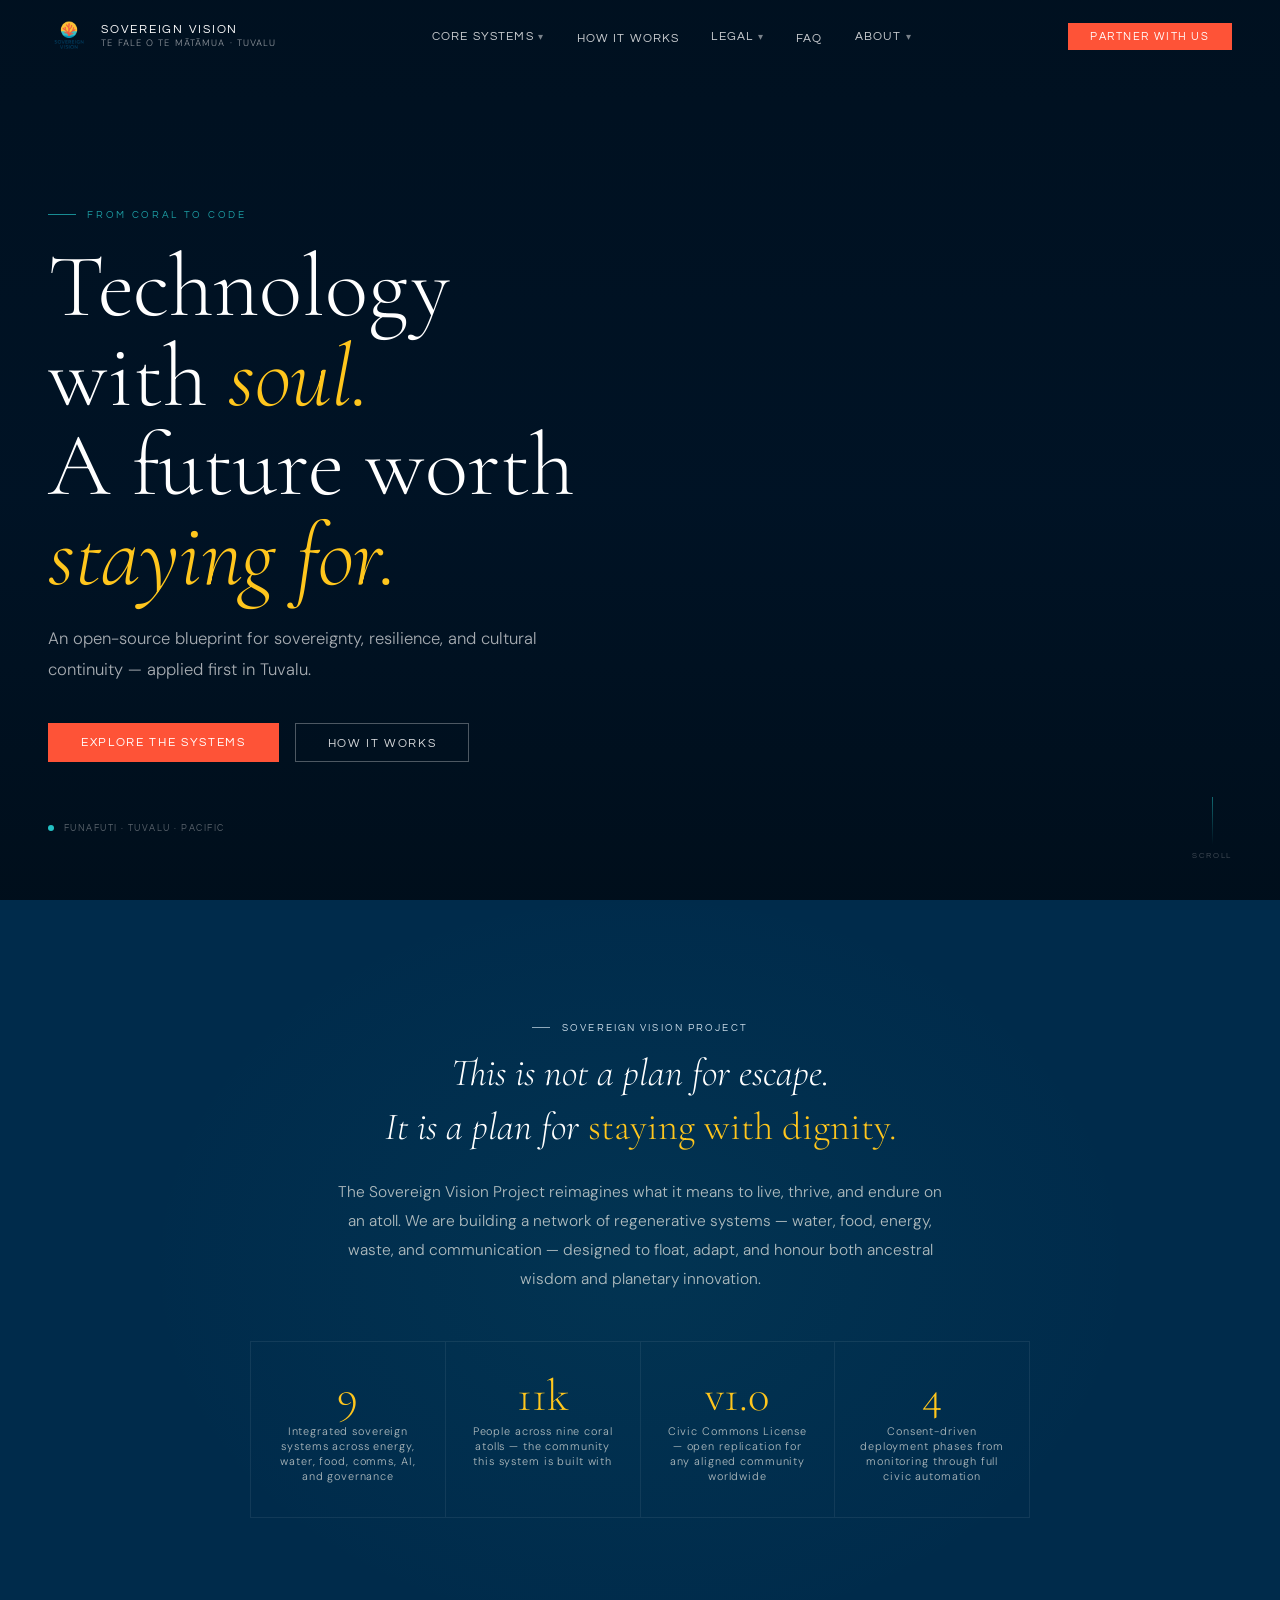
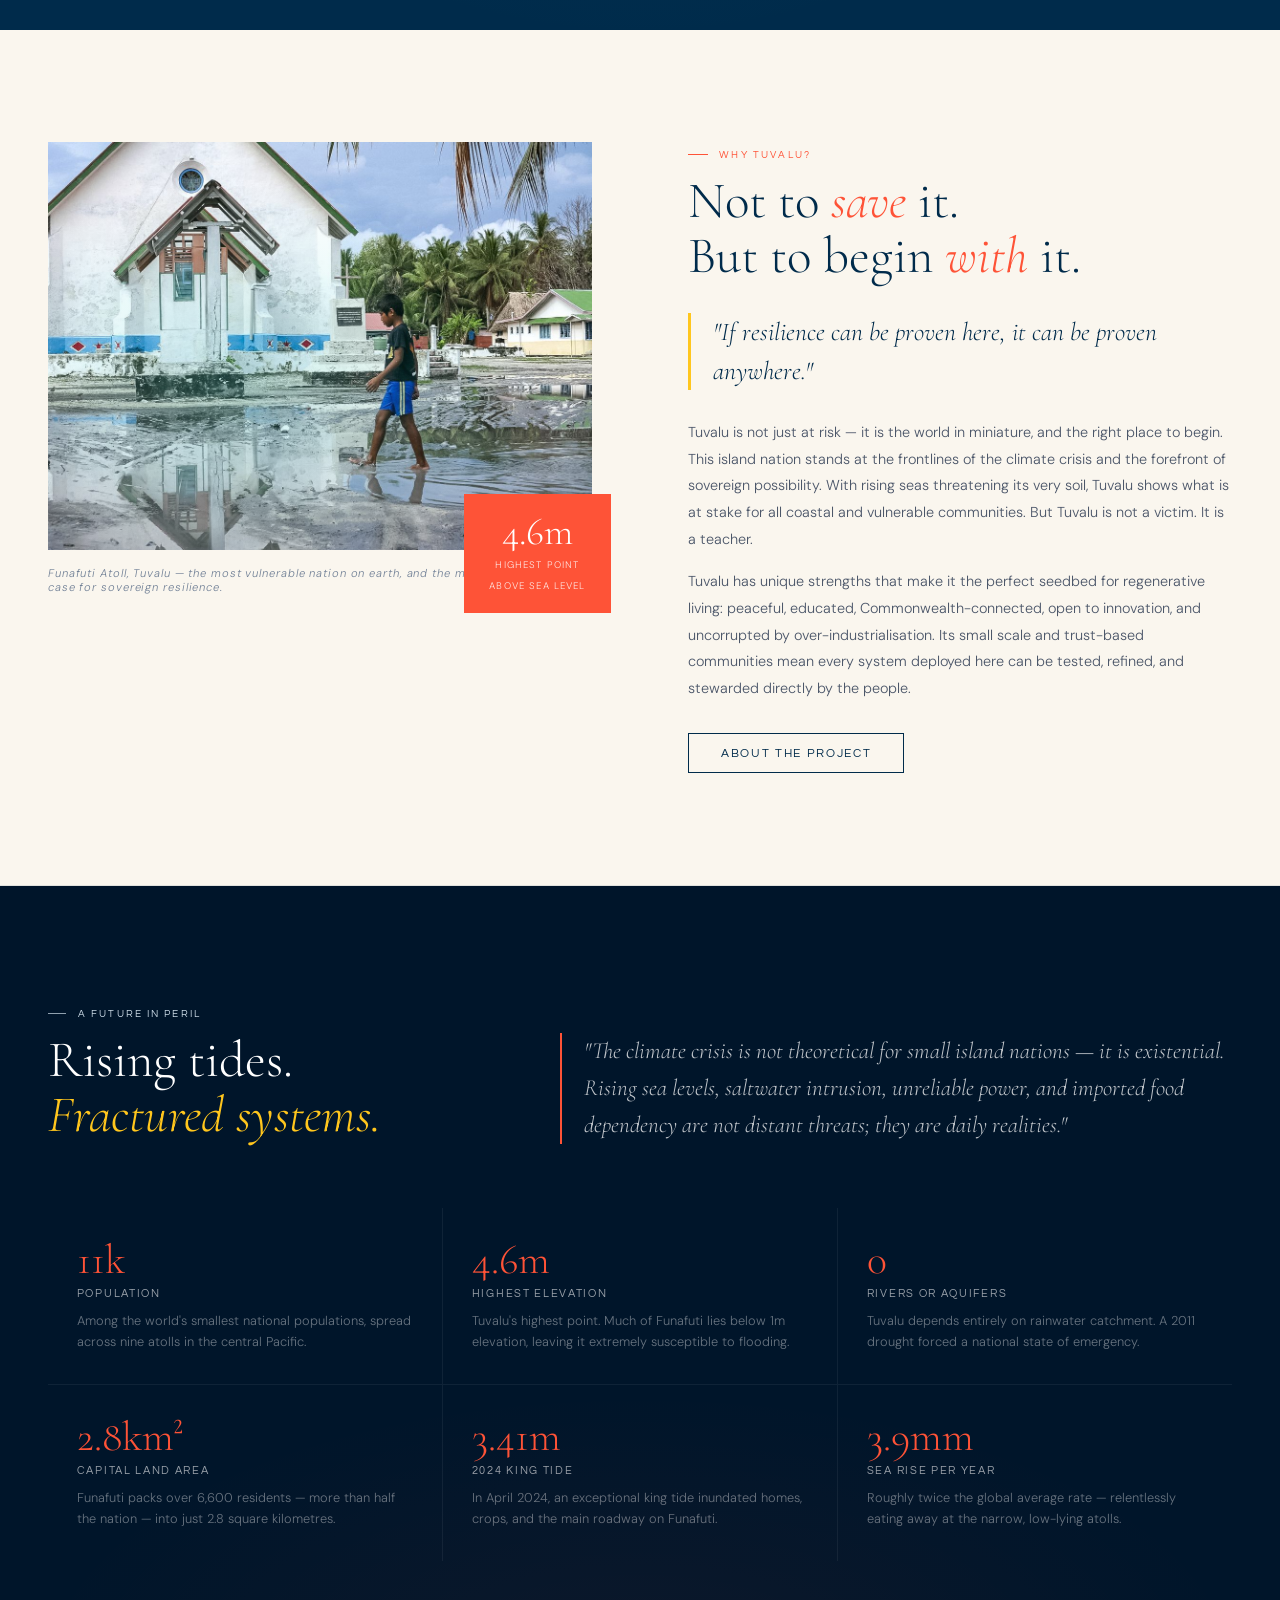
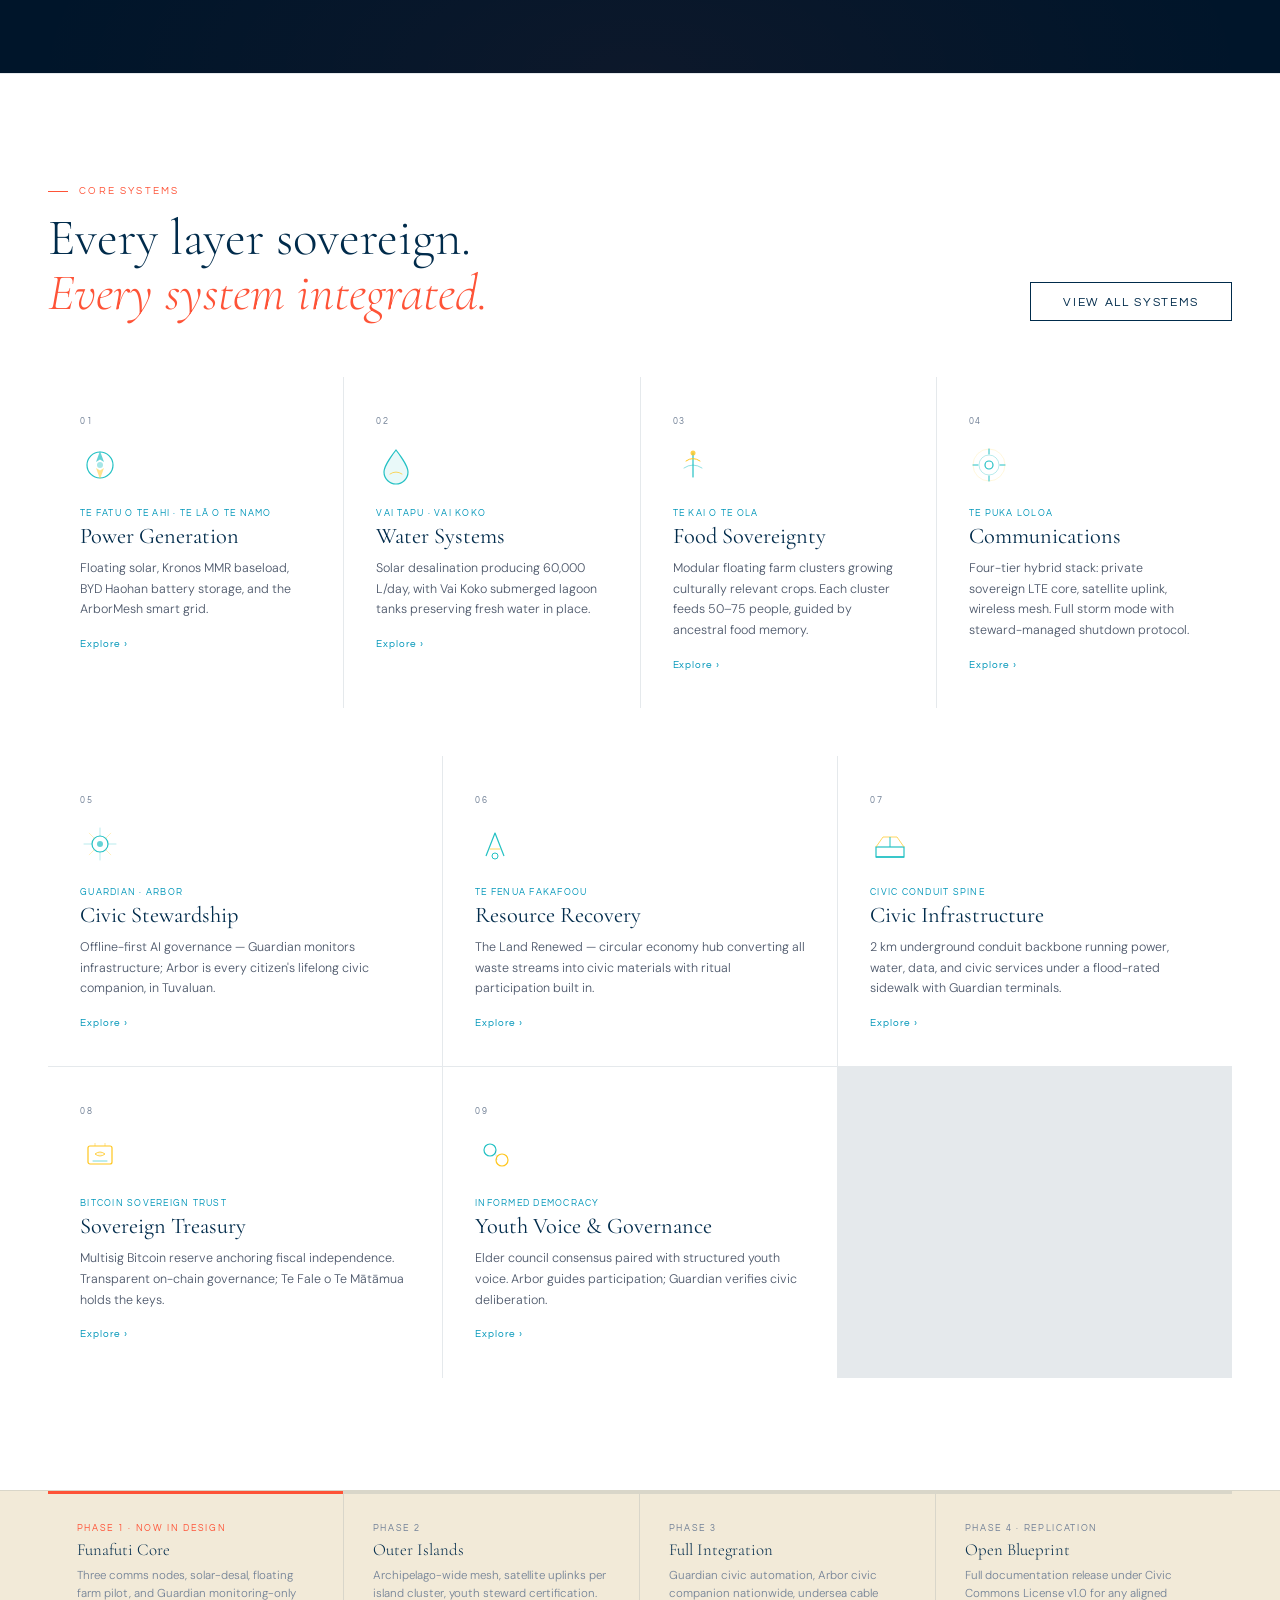
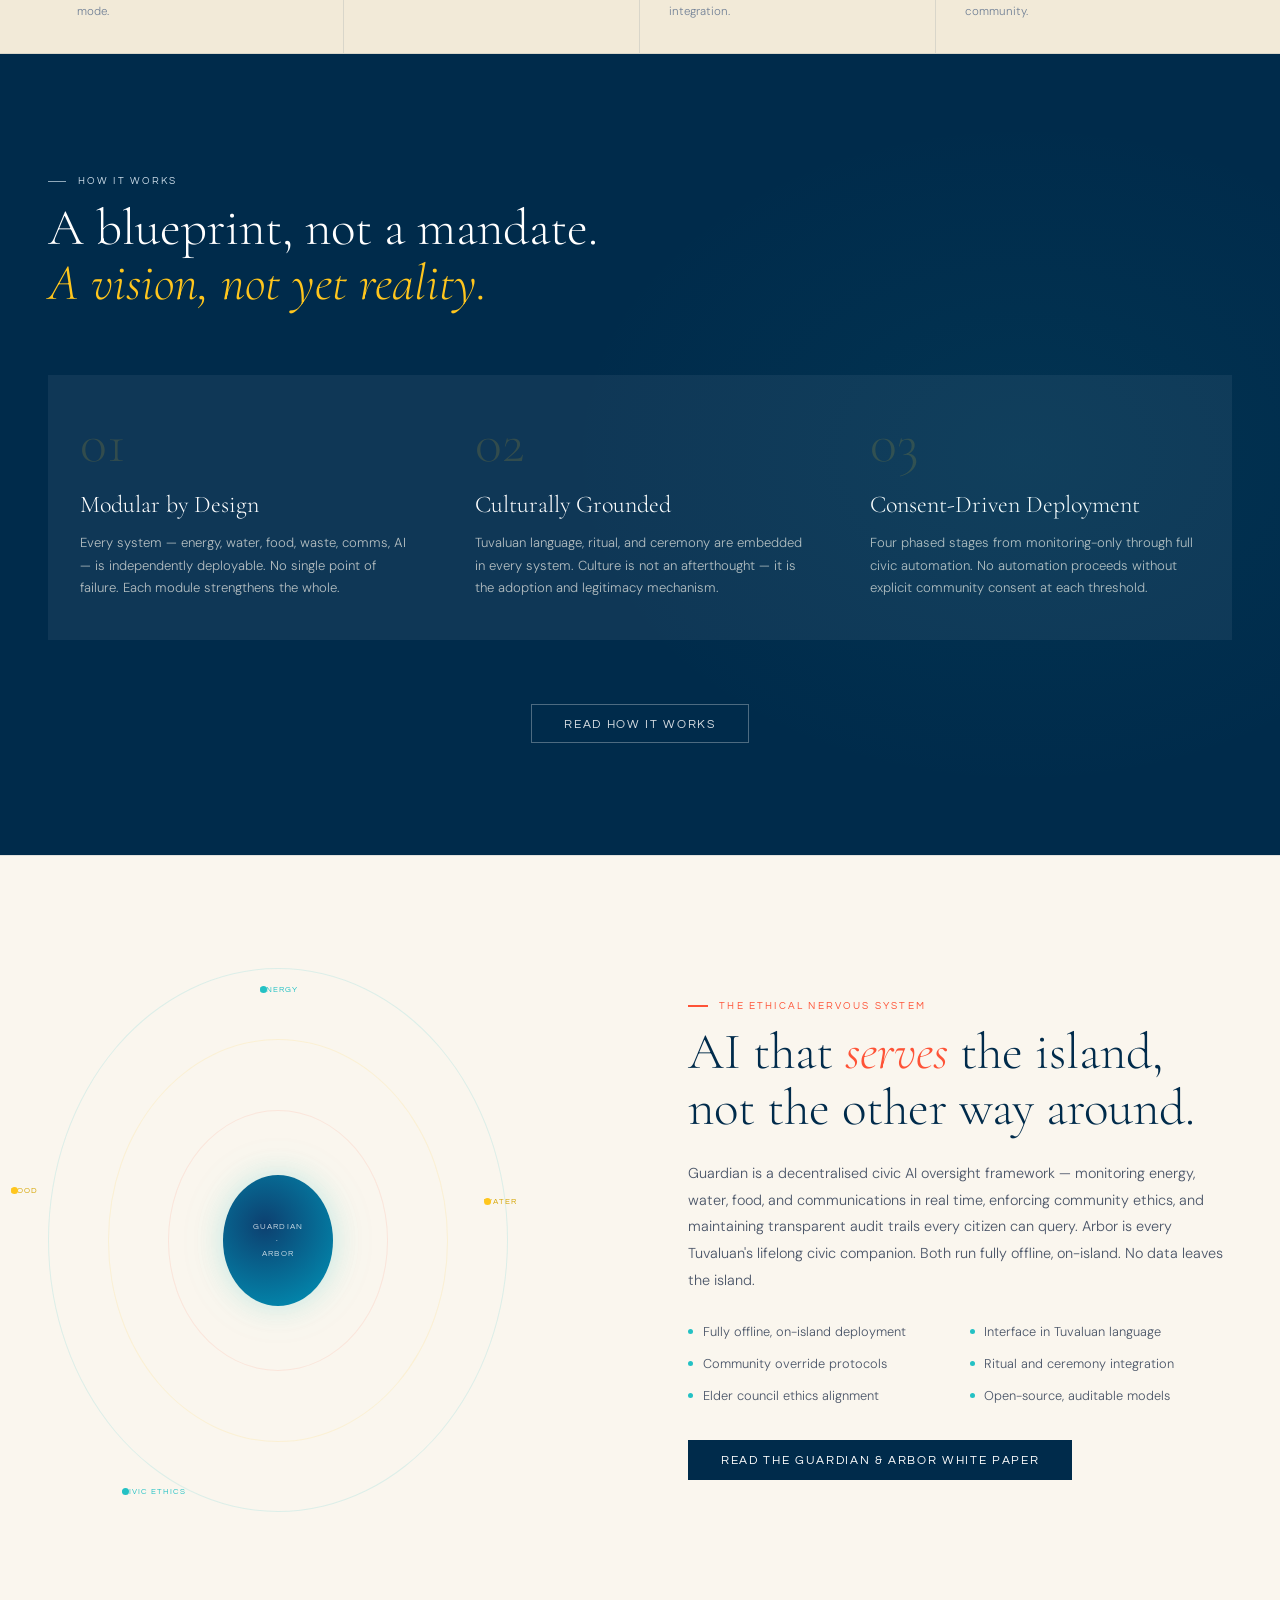
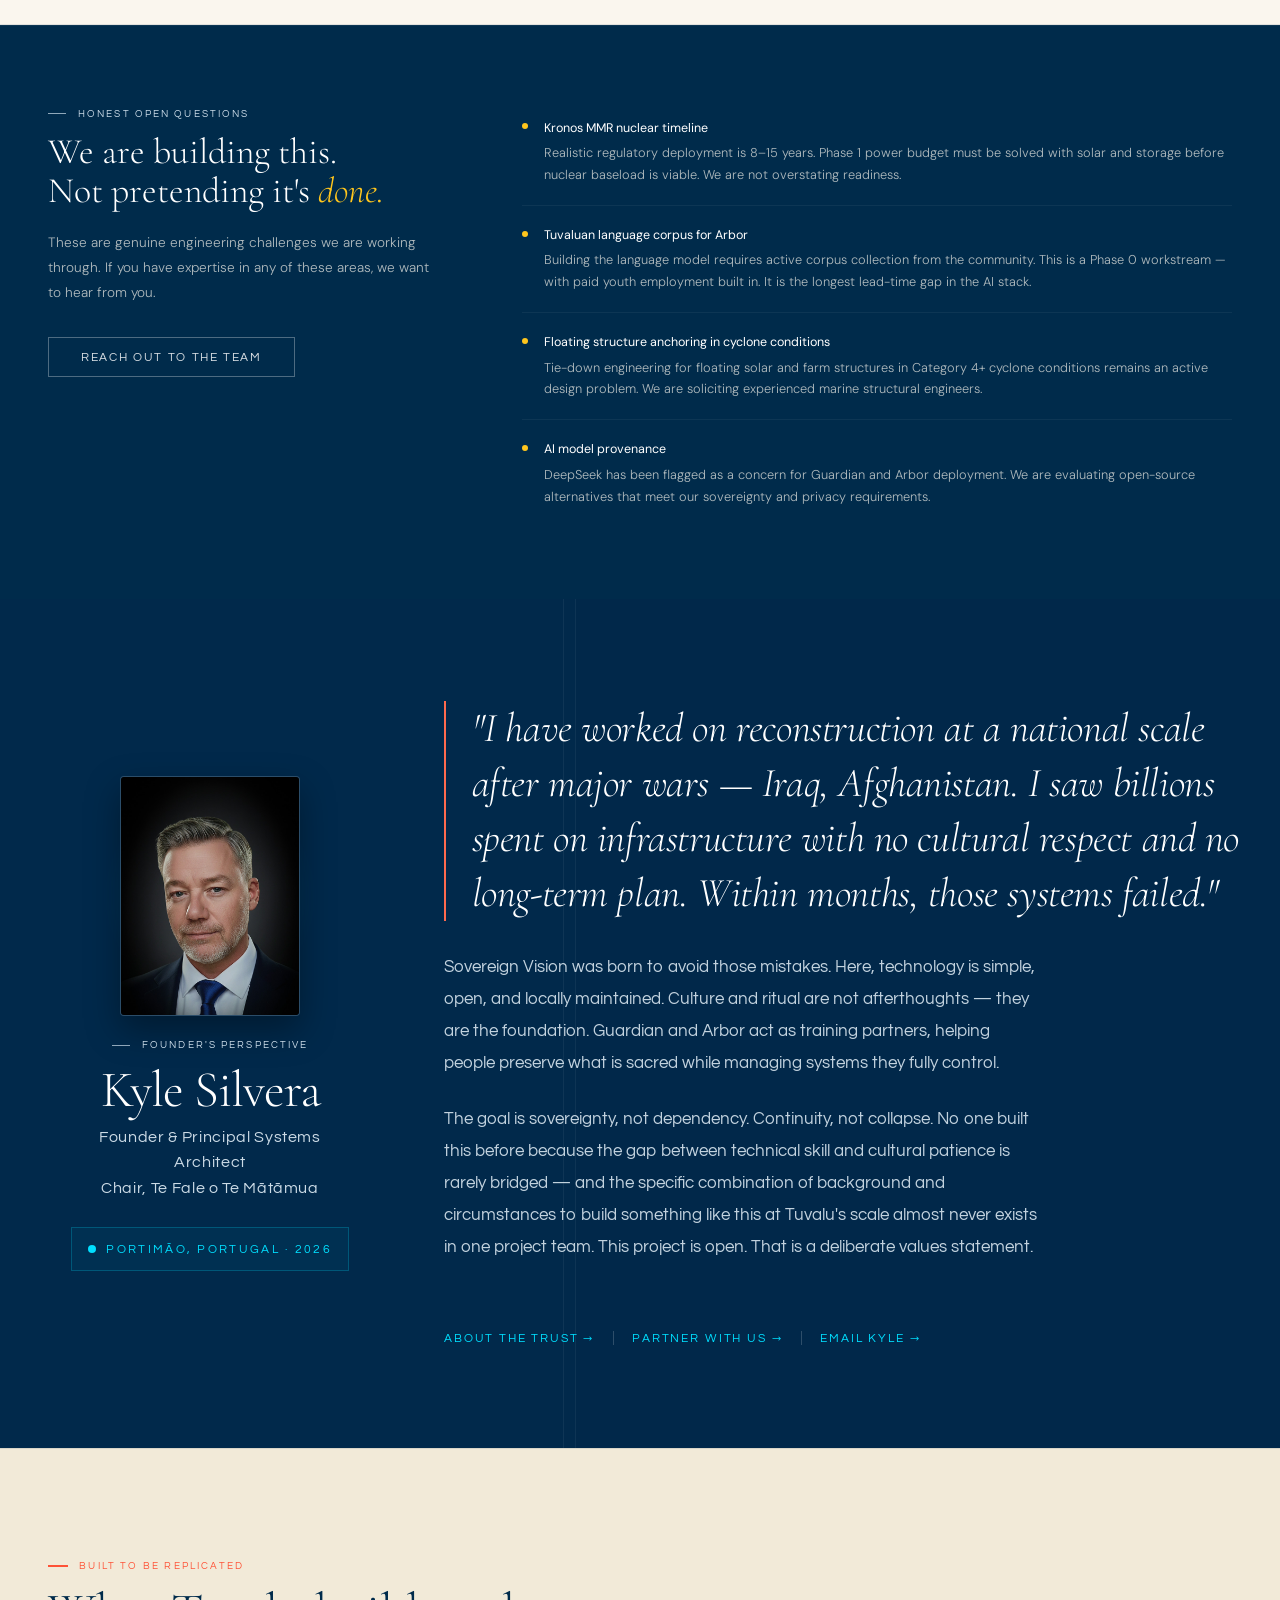
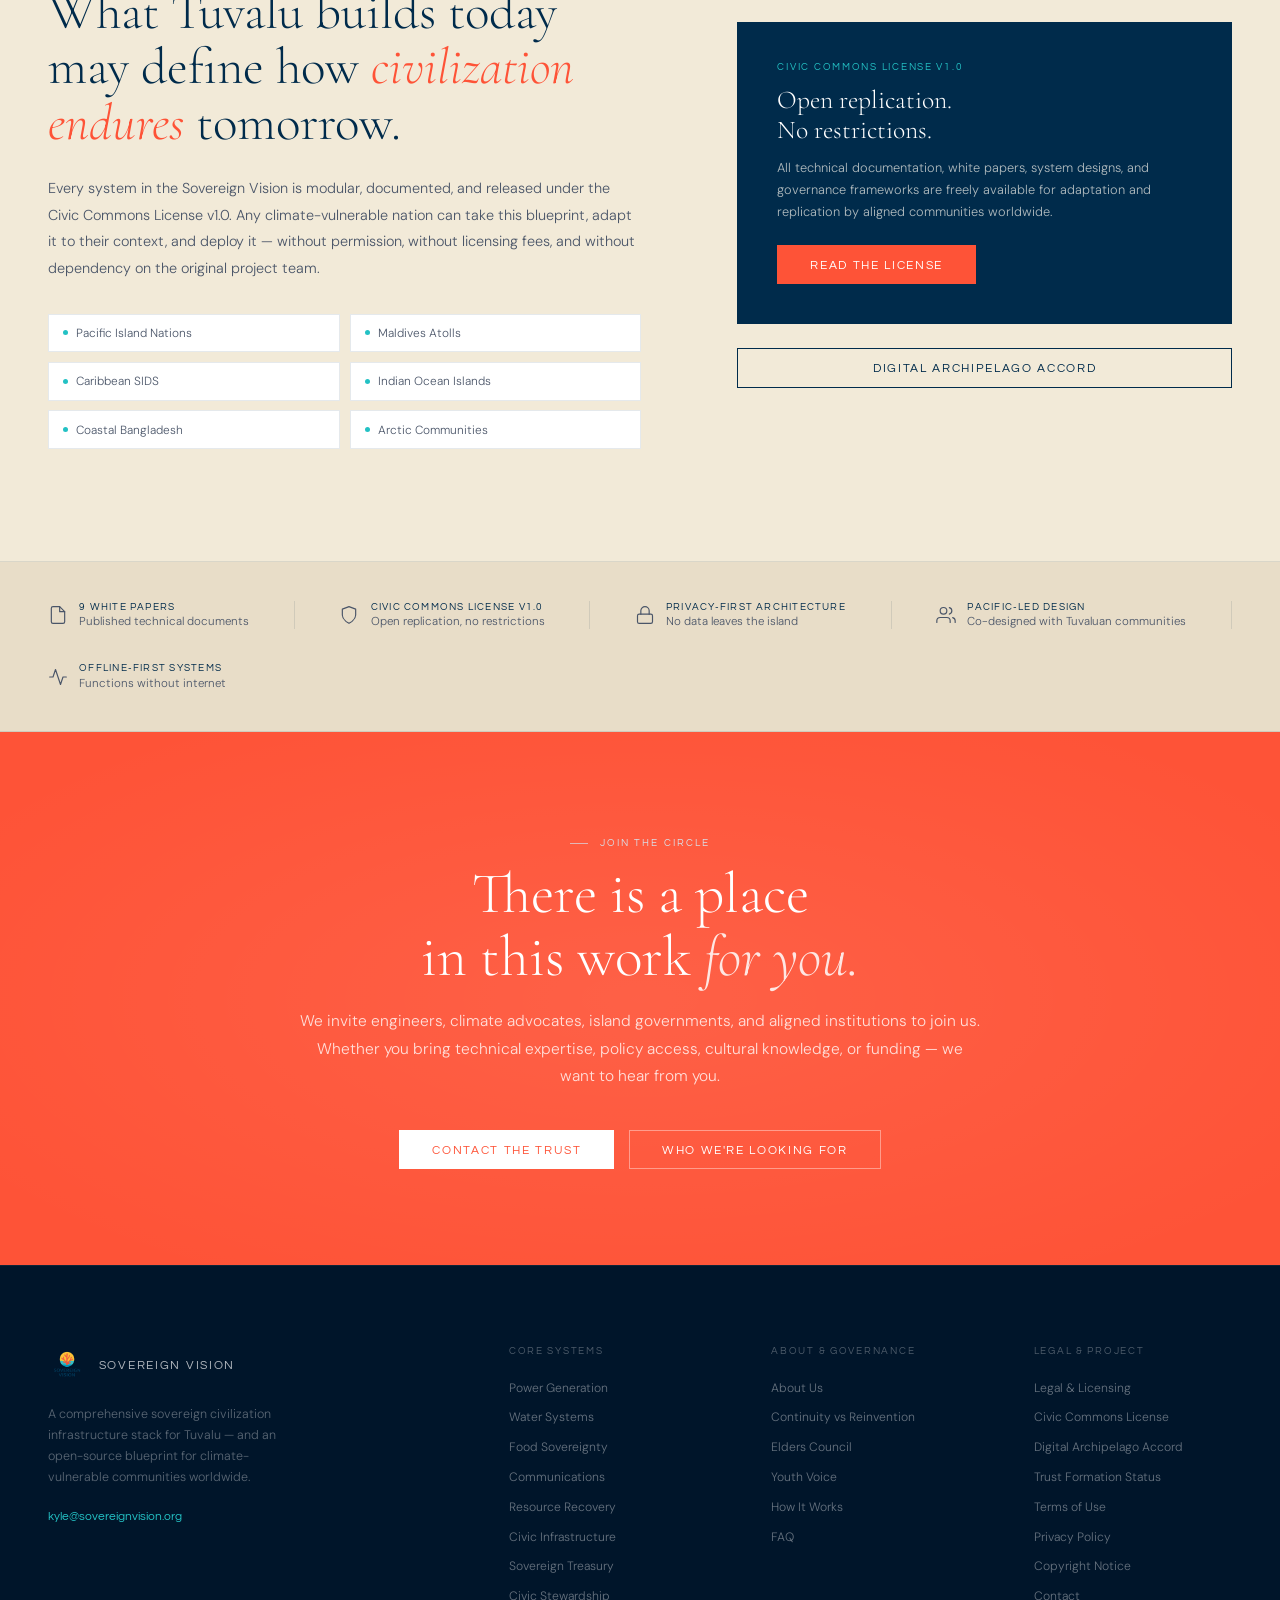
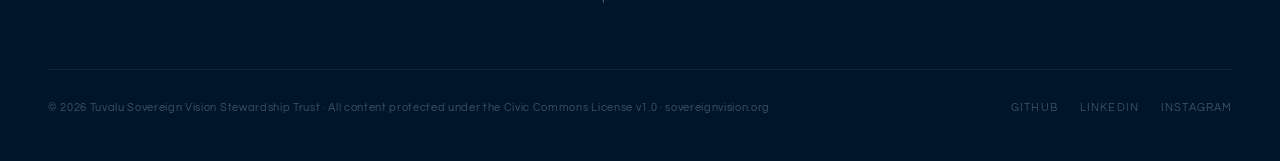
<file: index.html>
<!DOCTYPE html>
<html lang="en">
<head>
  <meta charset="UTF-8">
  <meta name="viewport" content="width=device-width, initial-scale=1.0">
  <title>Sovereign Vision – A Regenerative Future for Island Nations</title>
  <meta name="description" content="An open-source sovereign infrastructure blueprint for Tuvalu — covering energy, water, food, communications, governance, and AI. Built to endure. Built to be replicated.">
  <meta name="author" content="Tuvalu Sovereign Vision Stewardship Trust">
  <link rel="canonical" href="https://sovereignvision.org/">
  <meta property="og:type" content="website">
  <meta property="og:url" content="https://sovereignvision.org/">
  <meta property="og:title" content="Sovereign Vision – A Regenerative Future for Island Nations">
  <meta property="og:description" content="Nine integrated sovereign systems for Tuvalu. Open-source. Built to be replicated.">
  <meta property="og:image" content="https://sovereignvision.org/images/og/home.jpg">
  <meta name="twitter:card" content="summary_large_image">
  <link rel="icon" type="image/png" href="images/favicon.png">
  <link rel="apple-touch-icon" href="images/apple-touch-icon.png">
  <link rel="preconnect" href="https://fonts.googleapis.com">
  <link rel="preconnect" href="https://fonts.gstatic.com" crossorigin>
  <link href="https://fonts.googleapis.com/css2?family=Cormorant+Garamond:ital,wght@0,300;0,400;0,600;1,300;1,400;1,600&family=Questrial&family=DM+Sans:opsz,wght@9..40,300;9..40,400;9..40,500&display=swap" rel="stylesheet">
  <noscript><style>.reveal,.reveal-left,.reveal-up{opacity:1!important;transform:none!important;}</style></noscript>
<style>
/* ═══ TOKENS ══════════════════════════════════════════════════════════ */
:root {
  --coral:#fe5337; --coral-dim:#c9402a; --coral-pale:rgba(254,83,55,.08);
  --gold:#ffc61d;  --gold-dim:#d4a400;  --gold-pale:rgba(255,198,29,.10);
  --teal:#23c1c4;  --teal-dim:#0096b9;  --teal-pale:rgba(35,193,196,.09);
  --navy:#002b4b;  --navy-mid:#00203a;  --navy-deep:#00152a; --navy-light:#0d4070;
  --cream:#faf6ee; --cream-mid:#f2ead8; --cream-dark:#e8ddc8;
  --stone:#4a5568; --stone-light:#718096; --white:#ffffff;
  --text-on-dark:rgba(250,246,238,.70); --text-dimmer:rgba(250,246,238,.40);
  --border-light:rgba(0,43,75,.10); --border-teal:rgba(35,193,196,.20);
  --font-serif:'Cormorant Garamond',Georgia,serif;
  --font-ui:'Questrial','Trebuchet MS',sans-serif;
  --font-body:'DM Sans','Segoe UI',system-ui,sans-serif;
  --container-max:1360px; --page-x:3rem;
  --section-pad:7rem; --section-pad-sm:4.5rem;
  --dur-sm:.22s; --ease:cubic-bezier(.22,1,.36,1);
}
@media(prefers-reduced-motion:reduce){*,*::before,*::after{animation-duration:.01ms!important;transition-duration:.01ms!important;}.reveal,.reveal-left{opacity:1!important;transform:none!important;}}
*,*::before,*::after{box-sizing:border-box;margin:0;padding:0;}
html{scroll-behavior:smooth;}
body{background:var(--cream);color:var(--navy);font-family:var(--font-body);font-weight:300;overflow-x:hidden;-webkit-font-smoothing:antialiased;}
img{display:block;max-width:100%;}
a{color:inherit;text-decoration:none;}
ul{list-style:none;}

/* ═══ BASE TYPE ═══════════════════════════════════════════════════════ */
.h2{font-family:var(--font-serif);font-size:clamp(2rem,4vw,3.8rem);font-weight:300;color:var(--navy);line-height:1.08;}
.h2 em{font-style:italic;color:var(--coral);}
.h2-white{color:var(--white);}.h2-white em{color:var(--gold);}
.section-tag{font-family:var(--font-ui);font-size:.62rem;letter-spacing:.22em;text-transform:uppercase;color:var(--coral);margin-bottom:.9rem;display:flex;align-items:center;gap:.7rem;}
.section-tag::before{content:'';width:20px;height:1.5px;background:var(--coral);flex-shrink:0;}
.section-tag.white{color:rgba(255,255,255,.7);}.section-tag.white::before{background:rgba(255,255,255,.5);}
.body-text{font-size:.9rem;color:var(--stone);line-height:1.85;}
.body-text-white{font-size:.9rem;color:var(--text-on-dark);line-height:1.85;}
.reveal{opacity:0;transform:translateY(22px);transition:opacity .7s var(--ease),transform .7s var(--ease);}
.reveal.visible{opacity:1;transform:none;}
.reveal-left{opacity:0;transform:translateX(-22px);transition:opacity .65s var(--ease),transform .65s var(--ease);}
.reveal-left.visible{opacity:1;transform:none;}

/* ═══ BUTTONS ═══════════════════════════════════════════════════════ */
.btn-coral,.btn-navy,.btn-ghost,.btn-ghost-white,.btn-outline-navy,.btn-white{
  display:inline-block;font-family:var(--font-ui);font-size:.74rem;letter-spacing:.14em;
  text-transform:uppercase;padding:.8rem 2rem;border:1.5px solid transparent;
  transition:background var(--dur-sm),border-color var(--dur-sm),color var(--dur-sm),transform var(--dur-sm);
  cursor:pointer;white-space:nowrap;
}
.btn-coral{background:var(--coral);color:var(--white);border-color:var(--coral);}
.btn-coral:hover{background:var(--coral-dim);border-color:var(--coral-dim);transform:translateY(-2px);}
.btn-navy{background:var(--navy);color:var(--white);border-color:var(--navy);}
.btn-navy:hover{background:var(--navy-mid);transform:translateY(-2px);}
.btn-outline-navy{background:transparent;color:var(--navy);border-color:var(--navy);}
.btn-outline-navy:hover{background:var(--navy);color:var(--white);transform:translateY(-2px);}
.btn-ghost{background:transparent;color:rgba(255,255,255,.85);border-color:rgba(255,255,255,.3);}
.btn-ghost:hover{border-color:var(--white);color:var(--white);transform:translateY(-2px);}
.btn-ghost-white{background:transparent;color:var(--white);border-color:rgba(255,255,255,.4);}
.btn-ghost-white:hover{border-color:var(--white);transform:translateY(-2px);}
.btn-white{background:var(--white);color:var(--coral);border-color:var(--white);}
.btn-white:hover{background:var(--cream);transform:translateY(-2px);}

/* ═══ NAV ════════════════════════════════════════════════════════════ */
#nav{position:fixed;top:0;left:0;right:0;z-index:200;padding:0 var(--page-x);height:72px;display:flex;align-items:center;justify-content:space-between;transition:background .4s,box-shadow .4s;}
#nav.scrolled{background:rgba(255,255,255,.96);box-shadow:0 1px 0 var(--border-light),0 4px 24px rgba(0,43,75,.06);backdrop-filter:blur(12px);}
.nav-logo{display:flex;align-items:center;gap:.7rem;text-decoration:none;flex-shrink:0;}
.nav-logo img{width:42px;height:42px;object-fit:contain;display:block;}
.nav-logo-text{font-family:var(--font-ui);font-size:.78rem;letter-spacing:.14em;text-transform:uppercase;color:var(--navy);line-height:1.25;}
.nav-logo-text span{display:block;font-size:.58rem;letter-spacing:.12em;color:var(--stone-light);font-family:var(--font-body);}
#nav:not(.scrolled) .nav-logo-text{color:var(--white);}
#nav:not(.scrolled) .nav-logo-text span{color:rgba(255,255,255,.55);}
.nav-links{display:flex;align-items:center;gap:2rem;list-style:none;}
.nav-links a{font-size:.72rem;letter-spacing:.1em;text-transform:uppercase;color:rgba(255,255,255,.8);text-decoration:none;font-weight:400;transition:color var(--dur-sm);white-space:nowrap;font-family:var(--font-ui);}
#nav.scrolled .nav-links a{color:var(--stone);}
.nav-links a:hover{color:var(--coral)!important;}
.nav-dropdown{position:relative;}
.nav-dropdown>a{display:flex;align-items:center;gap:.3rem;}
.nav-dropdown>a::after{content:'▾';font-size:.6rem;opacity:.6;transition:transform var(--dur-sm);}
.nav-dropdown.active>a::after{transform:rotate(180deg);}
.nav-dropdown::after{content:'';position:absolute;top:100%;left:-20px;right:-20px;height:16px;background:transparent;display:none;}
.nav-dropdown.active::after{display:block;}
.dropdown-menu{position:absolute;top:calc(100% + 8px);left:50%;min-width:220px;background:var(--white);border:1px solid var(--border-light);box-shadow:0 12px 40px rgba(0,43,75,.12);padding:.5rem 0;opacity:0;pointer-events:none;transform:translateX(-50%) translateY(-6px);transition:opacity .2s var(--ease),transform .2s var(--ease);}
.nav-dropdown.active .dropdown-menu{opacity:1;pointer-events:all;transform:translateX(-50%) translateY(0);}
.dropdown-menu a{display:block;padding:.6rem 1.2rem;font-size:.72rem;letter-spacing:.07em;text-transform:uppercase;color:var(--navy)!important;transition:background .18s,color .18s;white-space:nowrap;font-family:var(--font-ui);}
.dropdown-menu a:hover{background:var(--coral-pale);color:var(--coral)!important;}
.nav-cta{background:var(--coral);color:var(--white)!important;padding:.5rem 1.4rem;font-size:.7rem;letter-spacing:.14em;text-transform:uppercase;font-family:var(--font-ui);transition:background var(--dur-sm),transform .2s;white-space:nowrap;flex-shrink:0;}
.nav-cta:hover{background:var(--coral-dim);transform:translateY(-1px);}
.hamburger{display:none;flex-direction:column;gap:5px;cursor:pointer;padding:4px;background:none;border:none;}
.hamburger span{width:22px;height:1.5px;background:var(--white);display:block;transition:all .3s var(--ease);}
#nav.scrolled .hamburger span{background:var(--navy);}
.hamburger.open span:nth-child(1){transform:rotate(45deg) translate(4.7px,4.7px);}
.hamburger.open span:nth-child(2){opacity:0;}
.hamburger.open span:nth-child(3){transform:rotate(-45deg) translate(4.7px,-4.7px);}
.mobile-menu{display:none;position:fixed;inset:0;z-index:199;background:var(--navy-deep);flex-direction:column;align-items:center;justify-content:center;gap:1.8rem;opacity:0;pointer-events:none;transition:opacity .35s;}
.mobile-menu.open{opacity:1;pointer-events:all;}
.mobile-menu a{font-family:var(--font-serif);font-size:2rem;font-weight:300;color:var(--white);transition:color var(--dur-sm);}
.mobile-menu a:hover{color:var(--gold);}
.mobile-menu .m-cta{font-family:var(--font-ui);font-size:.76rem;letter-spacing:.16em;text-transform:uppercase;color:var(--coral);border:1px solid var(--coral);padding:.65rem 2rem;margin-top:.5rem;}

/* ═══ HERO ════════════════════════════════════════════════════════════ */
.sv-hero{position:relative;height:100svh;min-height:640px;overflow:hidden;background:var(--navy-deep);}
.sv-hero-video{position:absolute;inset:0;width:100%;height:100%;object-fit:cover;z-index:0;opacity:.7;}
#hero-canvas{position:absolute;inset:0;width:100%;height:100%;z-index:1;}
#wave-canvas{position:absolute;inset:0;z-index:2;pointer-events:none;}
.sv-hero-overlay{position:absolute;inset:0;z-index:3;background:linear-gradient(to bottom,rgba(0,12,22,.5) 0%,rgba(0,12,22,.25) 55%,rgba(0,12,22,.72) 100%);}
.sv-hero-inner{position:relative;z-index:4;height:100%;display:flex;flex-direction:column;justify-content:center;padding:0 var(--page-x);padding-top:72px;max-width:var(--container-max);margin:0 auto;width:100%;}
.hero-tag{font-family:var(--font-ui);font-size:.6rem;letter-spacing:.28em;text-transform:uppercase;color:rgba(35,193,196,.8);margin-bottom:1.4rem;display:flex;align-items:center;gap:.7rem;opacity:0;animation:fadeUp .8s .3s var(--ease) forwards;}
.hero-tag::before{content:'';width:28px;height:1.5px;background:rgba(35,193,196,.7);flex-shrink:0;}
.hero-h1{font-family:var(--font-serif);font-size:clamp(3.2rem,7vw,7rem);font-weight:300;color:var(--white);line-height:1.0;margin-bottom:1.4rem;opacity:0;animation:fadeUp .9s .45s var(--ease) forwards;}
.hero-h1 em{font-style:italic;color:var(--gold);}
.hero-sub{font-size:clamp(.9rem,1.3vw,1.05rem);color:rgba(255,255,255,.65);line-height:1.85;max-width:500px;margin-bottom:2.4rem;opacity:0;animation:fadeUp .8s .6s var(--ease) forwards;}
.hero-actions{display:flex;gap:1rem;flex-wrap:wrap;opacity:0;animation:fadeUp .8s .75s var(--ease) forwards;}
.hero-meta{position:absolute;bottom:2.5rem;left:var(--page-x);right:var(--page-x);z-index:4;display:flex;align-items:center;justify-content:space-between;opacity:0;animation:fadeUp .7s 1s var(--ease) forwards;}
.hero-loc{display:flex;align-items:center;gap:.6rem;font-family:var(--font-ui);font-size:.58rem;letter-spacing:.16em;text-transform:uppercase;color:rgba(255,255,255,.35);}
.pulse-dot{width:6px;height:6px;border-radius:50%;background:var(--teal);flex-shrink:0;animation:pulseDot 2.5s infinite;}
@keyframes pulseDot{0%,100%{box-shadow:0 0 0 0 rgba(35,193,196,.5);}50%{box-shadow:0 0 0 6px rgba(35,193,196,0);}}
.scroll-hint{display:flex;flex-direction:column;align-items:center;gap:.4rem;}
.scroll-bar{width:1px;height:48px;background:linear-gradient(to bottom,rgba(35,193,196,.5),rgba(35,193,196,0));animation:scrollPulse 2.2s infinite;}
@keyframes scrollPulse{0%,100%{opacity:.4;}50%{opacity:1;}}
.scroll-hint span{font-family:var(--font-ui);font-size:.52rem;letter-spacing:.2em;text-transform:uppercase;color:rgba(255,255,255,.25);}
@keyframes fadeUp{from{opacity:0;transform:translateY(18px);}to{opacity:1;transform:none;}}

/* ═══ INTRO ═══════════════════════════════════════════════════════════ */
.intro-section{background:var(--navy);padding:var(--section-pad) var(--page-x);text-align:center;position:relative;overflow:hidden;}
.intro-section::before{content:'';position:absolute;inset:0;background:radial-gradient(ellipse 60% 80% at 50% 50%,rgba(35,193,196,.06) 0%,transparent 65%);pointer-events:none;}
.intro-tagline{font-family:var(--font-serif);font-size:clamp(1.6rem,3vw,3rem);font-weight:300;font-style:italic;color:var(--white);max-width:820px;margin:0 auto 1.5rem;line-height:1.4;position:relative;z-index:1;}
.intro-tagline strong{font-style:normal;font-weight:300;color:var(--gold);}
.intro-body{max-width:620px;margin:0 auto 3rem;font-size:.97rem;line-height:1.85;color:var(--text-on-dark);position:relative;z-index:1;}
.intro-stats{display:flex;justify-content:center;gap:0;border:1px solid rgba(255,255,255,.07);max-width:780px;margin:0 auto;position:relative;z-index:1;}
.i-stat{flex:1;padding:2rem 1.5rem;border-right:1px solid rgba(255,255,255,.07);text-align:center;transition:background var(--dur-sm);}
.i-stat:last-child{border-right:none;}
.i-stat:hover{background:rgba(255,255,255,.03);}
.i-stat-n{font-family:var(--font-serif);font-size:2.8rem;font-weight:300;color:var(--gold);line-height:1;margin-bottom:.3rem;}
.i-stat-l{font-size:.68rem;letter-spacing:.08em;color:var(--text-on-dark);line-height:1.4;}

/* ═══ WHY TUVALU ═════════════════════════════════════════════════════ */
.why-section{background:var(--cream);padding:var(--section-pad) var(--page-x);border-bottom:1px solid var(--border-light);}
.why-inner{max-width:var(--container-max);margin:0 auto;display:grid;grid-template-columns:1fr 1fr;gap:6rem;align-items:start;}
.why-image-block{position:relative;}
.why-image-box{width:100%;aspect-ratio:4/3;background:linear-gradient(135deg,var(--navy-mid) 0%,var(--teal-dim) 60%,#006080 100%);position:relative;overflow:hidden;}
.why-image-box::after{content:'';position:absolute;inset:0;background:radial-gradient(ellipse at 35% 60%,rgba(35,193,196,.2) 0%,transparent 60%);}
.why-image-caption{margin-top:1rem;font-size:.7rem;color:var(--stone-light);letter-spacing:.08em;font-style:italic;}
.why-stat-pill{position:absolute;bottom:-1.2rem;right:-1.2rem;background:var(--coral);color:var(--white);padding:1.2rem 1.6rem;text-align:center;}
.why-stat-pill .n{font-family:var(--font-serif);font-size:2.4rem;font-weight:300;line-height:1;display:block;}
.why-stat-pill .l{font-size:.6rem;letter-spacing:.12em;text-transform:uppercase;opacity:.85;}
.why-content{padding-top:.5rem;}
.why-pull{font-family:var(--font-serif);font-size:clamp(1.3rem,2vw,1.75rem);font-weight:300;font-style:italic;color:var(--navy);border-left:3px solid var(--gold);padding-left:1.4rem;margin:1.8rem 0;line-height:1.5;}

/* ═══ PERIL ═══════════════════════════════════════════════════════════ */
.peril-section{background:var(--navy-deep);padding:var(--section-pad) var(--page-x);position:relative;overflow:hidden;}
.peril-section::before{content:'';position:absolute;inset:0;background:radial-gradient(ellipse 80% 60% at 50% 100%,rgba(254,83,55,.05) 0%,transparent 60%);pointer-events:none;}
.peril-header{display:grid;grid-template-columns:1fr 1.5fr;gap:4rem;align-items:end;max-width:var(--container-max);margin:0 auto 4rem;}
.peril-blockquote{font-family:var(--font-serif);font-size:clamp(1.1rem,1.8vw,1.5rem);font-weight:300;font-style:italic;color:rgba(255,255,255,.75);line-height:1.6;border-left:2px solid var(--coral);padding-left:1.4rem;}
.peril-grid{display:grid;grid-template-columns:repeat(3,1fr);gap:1px;background:rgba(255,255,255,.06);max-width:var(--container-max);margin:0 auto;}
.peril-card{background:var(--navy-deep);padding:2rem 1.8rem;transition:background var(--dur-sm);text-decoration:none;display:block;}
.peril-card:hover{background:rgba(255,255,255,.03);}
.peril-card-n{font-family:var(--font-serif);font-size:2.6rem;font-weight:300;color:var(--coral);line-height:1;margin-bottom:.4rem;}
.peril-card-title{font-family:var(--font-ui);font-size:.66rem;letter-spacing:.16em;text-transform:uppercase;color:rgba(255,255,255,.6);margin-bottom:.7rem;}
.peril-card-text{font-size:.8rem;color:rgba(255,255,255,.4);line-height:1.65;}

/* ═══ SYSTEMS ═══════════════════════════════════════════════════════ */
.systems-section{background:var(--white);padding:var(--section-pad) var(--page-x);border-top:1px solid var(--border-light);}
.systems-header{display:flex;align-items:flex-end;justify-content:space-between;gap:2rem;margin-bottom:3.5rem;flex-wrap:wrap;max-width:var(--container-max);margin-left:auto;margin-right:auto;}
.systems-grid{display:grid;grid-template-columns:repeat(4,1fr);gap:1px;background:var(--border-light);max-width:var(--container-max);margin:0 auto 3rem;}
.systems-row2{display:grid;grid-template-columns:repeat(3,1fr);background:var(--border-light);gap:1px;max-width:var(--container-max);margin:0 auto;}
.sys-card{background:var(--white);padding:2.4rem 2rem;display:block;text-decoration:none;position:relative;transition:background var(--dur-sm);overflow:hidden;}
.sys-card::after{content:'';position:absolute;top:0;left:0;right:0;height:2px;background:var(--teal);transform:scaleX(0);transform-origin:left;transition:transform .35s var(--ease);}
.sys-card:hover{background:var(--cream);}
.sys-card:hover::after{transform:scaleX(1);}
.sys-num{font-family:var(--font-ui);font-size:.58rem;letter-spacing:.18em;text-transform:uppercase;color:var(--stone-light);margin-bottom:1.2rem;}
.sys-icon{width:40px;height:40px;margin-bottom:1.2rem;}
.sys-tuvaluan{font-family:var(--font-ui);font-size:.56rem;letter-spacing:.14em;text-transform:uppercase;color:var(--teal-dim);margin-bottom:.3rem;}
.sys-name{font-family:var(--font-serif);font-size:1.4rem;font-weight:400;color:var(--navy);margin-bottom:.6rem;line-height:1.15;}
.sys-desc{font-size:.78rem;color:var(--stone);line-height:1.65;margin-bottom:1.2rem;}
.sys-link{font-family:var(--font-ui);font-size:.62rem;letter-spacing:.1em;color:var(--teal-dim);transition:letter-spacing var(--dur-sm);}
.sys-card:hover .sys-link{letter-spacing:.16em;}

/* ═══ PHASE STRIP ════════════════════════════════════════════════════ */
.phase-strip{background:var(--cream-mid);border-top:1px solid var(--border-light);border-bottom:1px solid var(--border-light);padding:0 var(--page-x);}
.phase-strip-inner{max-width:var(--container-max);margin:0 auto;display:grid;grid-template-columns:repeat(4,1fr);}
.phase-item{padding:2rem 1.8rem;border-right:1px solid var(--border-light);position:relative;}
.phase-item:last-child{border-right:none;}
.phase-item::before{content:'';position:absolute;top:0;left:0;right:0;height:3px;background:var(--border-light);}
.phase-item.active::before{background:var(--coral);}
.phase-num{font-family:var(--font-ui);font-size:.58rem;letter-spacing:.18em;text-transform:uppercase;color:var(--stone-light);margin-bottom:.4rem;}
.phase-item.active .phase-num{color:var(--coral);}
.phase-name{font-family:var(--font-serif);font-size:1.05rem;font-weight:300;color:var(--navy);line-height:1.3;margin-bottom:.4rem;}
.phase-desc-sm{font-size:.72rem;color:var(--stone-light);line-height:1.55;}

/* ═══ HOW IT WORKS ══════════════════════════════════════════════════ */
.how-section{background:var(--navy);padding:var(--section-pad) var(--page-x);position:relative;overflow:hidden;}
.how-section::before{content:'';position:absolute;inset:0;background:radial-gradient(ellipse 60% 70% at 80% 50%,rgba(35,193,196,.06) 0%,transparent 60%);pointer-events:none;}
.how-inner{max-width:var(--container-max);margin:0 auto;}
.how-grid{display:grid;grid-template-columns:repeat(3,1fr);gap:1px;background:rgba(255,255,255,.06);margin-top:4rem;}
.how-card{background:transparent;padding:2.5rem 2rem;transition:background var(--dur-sm);}
.how-card:hover{background:rgba(255,255,255,.03);}
.how-n{font-family:var(--font-serif);font-size:3.5rem;font-weight:300;color:rgba(255,198,29,.15);line-height:1;margin-bottom:1.2rem;}
.how-title{font-family:var(--font-serif);font-size:1.5rem;font-weight:300;color:var(--white);margin-bottom:.8rem;line-height:1.2;}
.how-desc{font-size:.82rem;color:var(--text-on-dark);line-height:1.72;}

/* ═══ GUARDIAN ═══════════════════════════════════════════════════════ */
.guardian-section{background:var(--cream);padding:var(--section-pad) var(--page-x);border-top:1px solid var(--border-light);border-bottom:1px solid var(--border-light);}
.guardian-inner{display:grid;grid-template-columns:1fr 1fr;gap:6rem;max-width:var(--container-max);margin:0 auto;align-items:center;}
.guardian-visual{position:relative;width:100%;padding-bottom:100%;max-width:460px;}
.guardian-vis-inner{position:absolute;inset:0;display:flex;align-items:center;justify-content:center;}
.g-ring{position:absolute;border-radius:50%;border:1px solid;animation:gSpin linear infinite;}
.g-ring-1{inset:0;border-color:rgba(35,193,196,.14);animation-duration:44s;}
.g-ring-2{inset:13%;border-color:rgba(255,198,29,.12);animation-duration:31s;animation-direction:reverse;}
.g-ring-3{inset:26%;border-color:rgba(254,83,55,.10);animation-duration:20s;}
.g-core{position:absolute;inset:38%;border-radius:50%;background:radial-gradient(circle at 38% 38%,var(--navy-light),var(--teal-dim));box-shadow:0 0 28px rgba(35,193,196,.2),0 0 56px rgba(35,193,196,.07);display:flex;align-items:center;justify-content:center;}
.g-core-label{font-family:var(--font-ui);font-size:.5rem;letter-spacing:.14em;text-transform:uppercase;color:rgba(255,255,255,.8);text-align:center;line-height:1.7;}
.g-orbit-dot{position:absolute;width:7px;height:7px;border-radius:50%;}
.g-orbit-label{position:absolute;font-size:.52rem;font-family:var(--font-ui);letter-spacing:.12em;text-transform:uppercase;white-space:nowrap;display:flex;align-items:center;gap:.35rem;}
@keyframes gSpin{from{transform:rotate(0deg);}to{transform:rotate(360deg);}}
.guardian-features{display:grid;grid-template-columns:1fr 1fr;gap:.8rem 1.2rem;margin:1.8rem 0 2.2rem;}
.g-feat{display:flex;align-items:flex-start;gap:.6rem;font-size:.8rem;color:var(--stone);line-height:1.5;}
.g-feat::before{content:'';width:5px;height:5px;background:var(--teal);border-radius:50%;margin-top:.45rem;flex-shrink:0;}

/* ═══ HONESTY ════════════════════════════════════════════════════════ */
.honesty-section{background:var(--navy);padding:var(--section-pad-sm) var(--page-x);border-top:1px solid rgba(255,255,255,.05);}
.honesty-inner{max-width:var(--container-max);margin:0 auto;display:grid;grid-template-columns:1fr 1.8fr;gap:5rem;align-items:start;}
.honesty-item{display:flex;align-items:flex-start;gap:1rem;padding:1.2rem 0;border-bottom:1px solid rgba(255,255,255,.05);}
.honesty-item:last-child{border-bottom:none;}
.honesty-dot{width:6px;height:6px;border-radius:50%;background:var(--gold);flex-shrink:0;margin-top:.35rem;}
.honesty-text{font-size:.8rem;color:var(--text-on-dark);line-height:1.7;}
.honesty-text strong{display:block;color:var(--white);font-size:.78rem;font-weight:400;margin-bottom:.2rem;}

/* ═══ FOUNDER ════════════════════════════════════════════════════════ */
.founder-section{background:var(--navy-deep);padding:var(--section-pad) var(--page-x);position:relative;overflow:hidden;}
.founder-section::before{content:'';position:absolute;top:0;left:0;bottom:0;width:45%;background:rgba(0,43,75,.4);border-right:1px solid rgba(255,255,255,.05);}
.founder-inner{display:grid;grid-template-columns:1fr 1.6fr;gap:6rem;max-width:var(--container-max);margin:0 auto;align-items:start;position:relative;z-index:1;}
.founder-name{font-family:var(--font-serif);font-size:2.4rem;font-weight:300;color:var(--white);line-height:1;margin-bottom:.4rem;}
.founder-role{font-size:.76rem;color:var(--text-on-dark);line-height:1.5;margin-bottom:1.6rem;letter-spacing:.04em;}
.founder-badge{display:inline-flex;align-items:center;gap:.55rem;border:1px solid var(--border-teal);padding:.4rem .85rem;font-family:var(--font-ui);font-size:.58rem;letter-spacing:.14em;text-transform:uppercase;color:var(--teal);}
.founder-badge-dot{width:5px;height:5px;background:var(--teal);border-radius:50%;}
.founder-blockquote{font-family:var(--font-serif);font-size:clamp(1.2rem,2vw,1.7rem);font-weight:300;font-style:italic;color:var(--white);line-height:1.55;border-left:2px solid var(--coral);padding-left:1.8rem;margin-bottom:2rem;}
.founder-body{font-size:.93rem;line-height:1.9;color:var(--text-on-dark);margin-bottom:1.3rem;}
.founder-links{display:flex;align-items:center;gap:1.2rem;flex-wrap:wrap;margin-top:2.2rem;}
.founder-link{color:var(--teal);font-size:.74rem;letter-spacing:.1em;text-transform:uppercase;font-family:var(--font-ui);transition:gap var(--dur-sm),color var(--dur-sm);display:inline-flex;align-items:center;gap:.4rem;}
.founder-link:hover{gap:.7rem;color:var(--white);}
.founder-link-div{width:1px;height:16px;background:rgba(255,255,255,.12);}

/* ═══ REPLICATION ════════════════════════════════════════════════════ */
.replication-section{background:var(--cream-mid);padding:var(--section-pad) var(--page-x);border-top:1px solid var(--border-light);border-bottom:1px solid var(--border-light);}
.replication-inner{display:grid;grid-template-columns:1.2fr 1fr;gap:6rem;max-width:var(--container-max);margin:0 auto;align-items:center;}
.rep-tag-grid{display:grid;grid-template-columns:1fr 1fr;gap:.6rem;margin-top:2rem;}
.rep-tag{display:flex;align-items:center;gap:.5rem;font-size:.74rem;color:var(--stone);background:var(--white);border:1px solid var(--border-light);padding:.65rem .9rem;transition:border-color var(--dur-sm),color var(--dur-sm);}
.rep-tag:hover{border-color:var(--teal);color:var(--navy);}
.rep-tag-dot{width:5px;height:5px;background:var(--teal);border-radius:50%;flex-shrink:0;}
.licence-box{background:var(--navy);padding:2.5rem;}
.licence-box-tag{font-family:var(--font-ui);font-size:.6rem;letter-spacing:.18em;text-transform:uppercase;color:var(--teal);margin-bottom:.8rem;}
.licence-box-title{font-family:var(--font-serif);font-size:1.6rem;font-weight:300;color:var(--white);margin-bottom:.7rem;line-height:1.2;}
.licence-box-body{font-size:.8rem;color:var(--text-on-dark);line-height:1.7;margin-bottom:1.4rem;}

/* ═══ TRUST STRIP ════════════════════════════════════════════════════ */
.trust-strip{background:var(--cream-dark);padding:2.4rem var(--page-x);border-bottom:1px solid var(--border-light);}
.trust-strip-inner{max-width:var(--container-max);margin:0 auto;display:flex;align-items:center;justify-content:space-between;gap:2rem;flex-wrap:wrap;}
.trust-item{display:flex;align-items:center;gap:.7rem;}
.trust-item-icon{width:20px;height:20px;display:flex;align-items:center;justify-content:center;}
.trust-item-icon svg{width:20px;height:20px;stroke:var(--stone);stroke-width:1.4;fill:none;stroke-linecap:round;stroke-linejoin:round;}
.trust-item-text{font-size:.72rem;color:var(--stone);line-height:1.3;}
.trust-item-text strong{display:block;color:var(--navy);font-size:.64rem;letter-spacing:.12em;text-transform:uppercase;margin-bottom:.1rem;font-weight:400;font-family:var(--font-ui);}
.trust-div{width:1px;height:28px;background:var(--border-light);}

/* ═══ JOIN CTA ═══════════════════════════════════════════════════════ */
.join-section{background:var(--coral);padding:6rem var(--page-x);text-align:center;position:relative;overflow:hidden;}
.join-section::before{content:'';position:absolute;inset:-30%;background:radial-gradient(ellipse at 50% 50%,rgba(255,255,255,.08) 0%,transparent 55%);pointer-events:none;}
.join-inner{position:relative;z-index:1;max-width:680px;margin:0 auto;}
.join-h2{font-family:var(--font-serif);font-size:clamp(2.2rem,4.5vw,4.5rem);font-weight:300;color:var(--white);line-height:1.1;margin-bottom:1.2rem;}
.join-h2 em{font-style:italic;opacity:.85;}
.join-body{font-size:.97rem;color:rgba(255,255,255,.8);line-height:1.75;margin-bottom:2.5rem;}

/* ═══ FOOTER ═════════════════════════════════════════════════════════ */
footer{background:var(--navy-deep);padding:5rem var(--page-x) 3rem;border-top:1px solid rgba(255,255,255,.06);}
.footer-top{max-width:var(--container-max);margin:0 auto;display:grid;grid-template-columns:2fr 1fr 1fr 1fr;gap:4rem;margin-bottom:4rem;}
.footer-logo-wrap{display:flex;align-items:center;gap:.8rem;text-decoration:none;margin-bottom:1.2rem;}
.footer-logo-name{font-family:var(--font-ui);font-size:.76rem;letter-spacing:.14em;text-transform:uppercase;color:rgba(255,255,255,.7);}
.footer-desc{font-size:.78rem;color:rgba(255,255,255,.35);line-height:1.7;max-width:240px;margin-bottom:1rem;}
.footer-email{font-size:.76rem;color:var(--teal);font-family:var(--font-ui);}
.footer-col-h{font-family:var(--font-ui);font-size:.6rem;letter-spacing:.18em;text-transform:uppercase;color:rgba(255,255,255,.3);margin-bottom:1.2rem;}
.footer-links{display:flex;flex-direction:column;gap:.55rem;}
.footer-links a{font-size:.76rem;color:rgba(255,255,255,.4);transition:color var(--dur-sm);}
.footer-links a:hover{color:rgba(255,255,255,.75);}
.footer-bottom{max-width:var(--container-max);margin:0 auto;display:flex;justify-content:space-between;align-items:center;padding-top:2rem;border-top:1px solid rgba(255,255,255,.07);flex-wrap:wrap;gap:1rem;}
.footer-copy{font-size:.7rem;color:rgba(255,255,255,.25);font-family:var(--font-ui);letter-spacing:.06em;}
.footer-socials{display:flex;gap:1.4rem;}
.footer-socials a{font-size:.68rem;color:rgba(255,255,255,.25);font-family:var(--font-ui);letter-spacing:.1em;text-transform:uppercase;transition:color var(--dur-sm);}
.footer-socials a:hover{color:rgba(255,255,255,.6);}

/* ═══ RESPONSIVE ═════════════════════════════════════════════════════ */
@media(max-width:1100px){
  :root{--page-x:2rem;}
  .systems-grid{grid-template-columns:repeat(2,1fr);}
  .systems-row2{grid-template-columns:repeat(2,1fr);}
  .why-inner,.guardian-inner,.founder-inner,.replication-inner{grid-template-columns:1fr;gap:3.5rem;}
  .why-stat-pill{right:0;bottom:-1rem;}
  .founder-section::before{display:none;}
  .how-grid{grid-template-columns:1fr;}
  .peril-header{grid-template-columns:1fr;gap:2rem;}
  .peril-grid{grid-template-columns:repeat(2,1fr);}
  .honesty-inner{grid-template-columns:1fr;gap:2.5rem;}
  .phase-strip-inner{grid-template-columns:repeat(2,1fr);}
  .footer-top{grid-template-columns:1fr 1fr;gap:2.5rem;}
}
@media(max-width:768px){
  :root{--page-x:1.5rem;--section-pad:5rem;}
  #nav{padding:0 1.5rem;}
  .nav-links,.nav-cta{display:none;}
  .hamburger{display:flex;}
  .mobile-menu{display:flex;}
  .sv-hero-inner{padding:0 1.5rem;padding-top:72px;}
  .hero-meta{left:1.5rem;right:1.5rem;}
  .systems-grid,.systems-row2,.peril-grid{grid-template-columns:1fr;}
  .intro-stats{flex-direction:column;}
  .i-stat{border-right:none;border-bottom:1px solid rgba(255,255,255,.07);}
  .i-stat:last-child{border-bottom:none;}
  .trust-strip-inner{flex-direction:column;align-items:flex-start;}
  .trust-div{display:none;}
  .rep-tag-grid{grid-template-columns:1fr;}
  .guardian-features{grid-template-columns:1fr;}
  .phase-strip-inner{grid-template-columns:1fr;}
  .phase-item{border-right:none;border-bottom:1px solid var(--border-light);}
  .phase-item:last-child{border-bottom:none;}
  .footer-top{grid-template-columns:1fr;}
  .footer-bottom{flex-direction:column;align-items:flex-start;}
}

/* ═══ FOUNDER SECTION ═════════════════════════════════════════════ */

.founder-section {
  position: relative;
  background: #01284a;
  overflow: hidden;
  padding: clamp(5rem, 8vw, 8rem) 0;
}

.founder-inner {
  width: min(1280px, calc(100% - 80px));
  margin: 0 auto;
  display: grid;
  grid-template-columns: 340px minmax(520px, 1fr);
  gap: clamp(3rem, 5vw, 5rem);
  align-items: center;
}

/* LEFT PROFILE COLUMN */

.founder-left {
  display: flex;
  flex-direction: column;
  align-items: center;
  text-align: center;
}

.founder-photo-wrap {
  margin-bottom: 1.5rem;
  display: flex;
  justify-content: center;
  align-items: center;
}

.founder-photo {
  width: 180px;
  height: 240px;
  object-fit: cover;
  object-position: center top;
  display: block;
  border: 1px solid rgba(255, 255, 255, 0.14);
  border-radius: 4px;
  box-shadow: 0 14px 34px rgba(0, 0, 0, 0.35);
  background: rgba(255, 255, 255, 0.03);
}

/* Optional brand halo behind portrait */
.founder-photo-wrap {
  position: relative;
}

.founder-photo-wrap::before {
  content: "";
  position: absolute;
  width: 210px;
  height: 210px;
  border-radius: 50%;
  background: radial-gradient(
    circle,
    rgba(0, 208, 255, 0.16) 0%,
    rgba(0, 208, 255, 0.08) 35%,
    rgba(0, 208, 255, 0.00) 72%
  );
  filter: blur(10px);
  z-index: 0;
}

.founder-photo {
  position: relative;
  z-index: 1;
}

.founder-left .section-tag {
  margin-bottom: 1rem;
}

.section-tag.white {
  display: inline-flex;
  align-items: center;
  gap: 0.75rem;
  color: #d8e7f2;
  font-family: "Questrial", sans-serif;
  font-size: 0.6rem;
  letter-spacing: 0.22em;
  text-transform: uppercase;
  opacity: 0.95;
}

.section-tag.white::before {
  content: "";
  width: 18px;
  height: 1px;
  background: rgba(216, 231, 242, 0.7);
  display: inline-block;
}

.founder-name {
  color: #ffffff;
  font-family: "Cormorant Garamond", serif;
  font-size: clamp(2.4rem, 4vw, 3.6rem);
  line-height: 0.95;
  font-weight: 300;
  letter-spacing: -0.02em;
  margin-bottom: 0.7rem;
}

.founder-role {
  color: rgba(226, 238, 247, 0.9);
  font-family: "Questrial", sans-serif;
  font-size: 1.02rem;
  line-height: 1.55;
  max-width: 30ch;
  margin-bottom: 1.6rem;
}

.founder-badge {
  display: inline-flex;
  align-items: center;
  gap: 0.65rem;
  min-height: 44px;
  padding: 0.78rem 1rem;
  border: 1px solid rgba(0, 229, 255, 0.22);
  color: #00dfff;
  font-family: "Questrial", sans-serif;
  font-size: 0.72rem;
  letter-spacing: 0.2em;
  text-transform: uppercase;
  background: rgba(0, 223, 255, 0.04);
}

.founder-badge-dot {
  width: 8px;
  height: 8px;
  border-radius: 50%;
  background: #00dfff;
  flex: 0 0 auto;
}

/* RIGHT CONTENT COLUMN */

.founder-content {
  display: flex;
  flex-direction: column;
  justify-content: center;
  max-width: 900px;
}

.founder-blockquote {
  margin: 0 0 2rem;
  padding-left: 1.6rem;
  border-left: 2px solid #ff6a4e;
  color: #ffffff;
  font-family: "Cormorant Garamond", serif;
  font-style: italic;
  font-weight: 300;
  font-size: clamp(2rem, 3.2vw, 3.1rem);
  line-height: 1.34;
  letter-spacing: -0.01em;
  max-width: 60ch;
}

.founder-body {
  margin: 0 0 1.5rem;
  color: rgba(221, 233, 242, 0.88);
  font-family: "Questrial", sans-serif;
  font-size: 1.08rem;
  line-height: 1.85;
  max-width: 66ch;
}

.founder-body:last-of-type {
  margin-bottom: 2rem;
}

.founder-links {
  display: flex;
  flex-wrap: wrap;
  align-items: center;
  gap: 0.9rem 1.15rem;
}

.founder-link {
  color: #00dfff;
  font-family: "Questrial", sans-serif;
  font-size: 0.72rem;
  letter-spacing: 0.16em;
  text-transform: uppercase;
  text-decoration: none;
  transition: color 0.22s ease, opacity 0.22s ease, transform 0.22s ease;
}

.founder-link:hover,
.founder-link:focus-visible {
  color: #7befff;
  transform: translateY(-1px);
  outline: none;
}

.founder-link-div {
  width: 1px;
  height: 14px;
  background: rgba(255, 255, 255, 0.18);
}

/* OPTIONAL SUBTLE CENTER DIVIDER FOR THE WHOLE SECTION */

.founder-section::after {
  content: "";
  position: absolute;
  top: 0;
  bottom: 0;
  left: 44%;
  width: 1px;
  background: rgba(255, 255, 255, 0.06);
  pointer-events: none;
}

/* REVEAL SAFETY */

.founder-section .reveal {
  will-change: transform, opacity;
}

/* RESPONSIVE */

@media (max-width: 1200px) {
  .founder-inner {
    grid-template-columns: 320px minmax(0, 1fr);
    gap: 3rem;
  }

  .founder-section::after {
    left: 40%;
  }

  .founder-blockquote {
    max-width: 20ch;
  }
}

@media (max-width: 980px) {
  .founder-inner {
    grid-template-columns: 1fr;
    gap: 2.5rem;
  }

  .founder-left,
  .founder-content {
    align-items: center;
    text-align: center;
  }

  .founder-content {
    max-width: 100%;
  }

  .founder-blockquote {
    padding-left: 0;
    padding-top: 1.4rem;
    border-left: none;
    border-top: 2px solid #ff6a4e;
    margin-left: auto;
    margin-right: auto;
    max-width: 60ch;
  }

  .founder-body {
    max-width: 70ch;
  }

  .founder-links {
    justify-content: center;
  }

  .founder-section::after {
    display: none;
  }
}

@media (max-width: 640px) {
  .founder-section {
    padding: 4.2rem 0;
  }

  .founder-inner {
    width: min(100%, calc(100% - 32px));
    gap: 2rem;
  }

  .founder-photo {
    width: 160px;
    height: 210px;
  }

  .founder-photo-wrap::before {
    width: 185px;
    height: 185px;
  }

  .founder-name {
    font-size: 2.4rem;
  }

  .founder-role {
    font-size: 0.96rem;
  }

  .founder-blockquote {
    font-size: 1.8rem;
    max-width: 100%;
  }

  .founder-body {
    font-size: 1rem;
    line-height: 1.78;
  }

  .founder-links {
    gap: 0.75rem 0.9rem;
  }

  .founder-link {
    font-size: 0.82rem;
    letter-spacing: 0.12em;
  }

  .founder-link-div {
    display: none;
  }

  .founder-badge {
    font-size: 0.68rem;
    letter-spacing: 0.16em;
    padding: 0.72rem 0.85rem;
  }
}
</style>
</head>

<body data-page="index">

<!-- ═══ NAV ═══════════════════════════════════════════════════════════ -->

<div data-include="assets/partials/nav.html"></div>

<!-- ═══ HERO ═══════════════════════════════════════════════════════════ -->
<section class="sv-hero" aria-label="Homepage hero">
  <video class="sv-hero-video" autoplay muted loop playsinline preload="metadata" aria-hidden="true">
    <source src="assets/videos/hero-ocean.mp4" type="video/mp4">
  </video>
  <canvas id="hero-canvas" aria-hidden="true"></canvas>
  <canvas id="wave-canvas" aria-hidden="true"></canvas>
  <div class="sv-hero-overlay"></div>

  <div class="sv-hero-inner">
    <div class="hero-tag">From Coral to Code</div>
    <h1 class="hero-h1">
      Technology<br>with <em>soul.</em><br>
      A future worth<br><em>staying for.</em>
    </h1>
    <p class="hero-sub">An open-source blueprint for sovereignty, resilience, and cultural continuity — applied first in Tuvalu.</p>
    <div class="hero-actions">
      <a href="core-systems.html" class="btn-coral">Explore the Systems</a>
      <a href="how-it-works.html" class="btn-ghost">How It Works</a>
    </div>
  </div>

  <div class="hero-meta">
    <div class="hero-loc">
      <div class="pulse-dot"></div>
      Funafuti · Tuvalu · Pacific
    </div>
    <div class="scroll-hint">
      <div class="scroll-bar"></div>
      <span>Scroll</span>
    </div>
  </div>
</section>

<!-- ═══ INTRO ══════════════════════════════════════════════════════════ -->
<section class="intro-section" aria-label="Project overview">
  <div class="section-tag white reveal" style="justify-content:center;">Sovereign Vision Project</div>
  <p class="intro-tagline reveal">This is not a plan for escape.<br>It is a plan for <strong>staying with dignity.</strong></p>
  <p class="intro-body reveal">The Sovereign Vision Project reimagines what it means to live, thrive, and endure on an atoll. We are building a network of regenerative systems — water, food, energy, waste, and communication — designed to float, adapt, and honour both ancestral wisdom and planetary innovation.</p>
  <div class="intro-stats reveal">
    <div class="i-stat"><div class="i-stat-n">9</div><div class="i-stat-l">Integrated sovereign systems across energy, water, food, comms, AI, and governance</div></div>
    <div class="i-stat"><div class="i-stat-n">11k</div><div class="i-stat-l">People across nine coral atolls — the community this system is built with</div></div>
    <div class="i-stat"><div class="i-stat-n">v1.0</div><div class="i-stat-l">Civic Commons License — open replication for any aligned community worldwide</div></div>
    <div class="i-stat"><div class="i-stat-n">4</div><div class="i-stat-l">Consent-driven deployment phases from monitoring through full civic automation</div></div>
  </div>
</section>

<!-- ═══ WHY TUVALU ════════════════════════════════════════════════════ -->
<section class="why-section" aria-label="Why Tuvalu">
  <div class="why-inner">
    <div class="why-image-block reveal-left">
      <div class="why-image-box">
        <img 
          src="images/tcap-flood.jpg" 
          alt="Funafuti Atoll flooding conditions, Tuvalu" 
          style="position:absolute; inset:0; width:100%; height:100%; object-fit:cover;"
        />
      </div>

      <div class="why-stat-pill">
        <span class="n">4.6m</span>
        <span class="l">Highest point<br>above sea level</span>
      </div>

      <p class="why-image-caption">
        Funafuti Atoll, Tuvalu — the most vulnerable nation on earth, and the most compelling test case for sovereign resilience.
      </p>
    </div>

    <div class="why-content">
      <div class="section-tag reveal">Why Tuvalu?</div>
      <h2 class="h2 reveal">
        Not to <em>save</em> it.<br>
        But to begin <em>with</em> it.
      </h2>

      <blockquote class="why-pull reveal">
        "If resilience can be proven here, it can be proven anywhere."
      </blockquote>

      <p class="body-text reveal">
        Tuvalu is not just at risk — it is the world in miniature, and the right place to begin. This island nation stands at the frontlines of the climate crisis and the forefront of sovereign possibility. With rising seas threatening its very soil, Tuvalu shows what is at stake for all coastal and vulnerable communities. But Tuvalu is not a victim. It is a teacher.
      </p>

      <p class="body-text reveal" style="margin-top:1rem;">
        Tuvalu has unique strengths that make it the perfect seedbed for regenerative living: peaceful, educated, Commonwealth-connected, open to innovation, and uncorrupted by over-industrialisation. Its small scale and trust-based communities mean every system deployed here can be tested, refined, and stewarded directly by the people.
      </p>

      <div style="margin-top:2rem;" class="reveal">
        <a href="about-us.html" class="btn-outline-navy">About the Project</a>
      </div>
    </div>
  </div>
</section>

<!-- ═══ PERIL ═══════════════════════════════════════════════════════════ -->
<section class="peril-section" aria-label="The case for urgency">
  <div class="peril-header">
    <div class="reveal">
      <div class="section-tag white">A Future in Peril</div>
      <h2 class="h2 h2-white">Rising tides.<br><em>Fractured systems.</em></h2>
    </div>
    <blockquote class="peril-blockquote reveal">"The climate crisis is not theoretical for small island nations — it is existential. Rising sea levels, saltwater intrusion, unreliable power, and imported food dependency are not distant threats; they are daily realities."</blockquote>
  </div>
  <div class="peril-grid reveal">
    <a href="https://en.wikipedia.org/wiki/Funafuti" target="_blank" rel="noopener" class="peril-card">
      <div class="peril-card-n">11k</div><div class="peril-card-title">Population</div>
      <div class="peril-card-text">Among the world's smallest national populations, spread across nine atolls in the central Pacific.</div>
    </a>
    <a href="https://earthobservatory.nasa.gov/images/153047/funafuti-atoll-tuvalu" target="_blank" rel="noopener" class="peril-card">
      <div class="peril-card-n">4.6m</div><div class="peril-card-title">Highest Elevation</div>
      <div class="peril-card-text">Tuvalu's highest point. Much of Funafuti lies below 1m elevation, leaving it extremely susceptible to flooding.</div>
    </a>
    <a href="https://reliefweb.int/report/tuvalu/tuvalu-impending-drought-emergency-plan-action-epoa-dref-operation-n-mdrtv002" target="_blank" rel="noopener" class="peril-card">
      <div class="peril-card-n">0</div><div class="peril-card-title">Rivers or Aquifers</div>
      <div class="peril-card-text">Tuvalu depends entirely on rainwater catchment. A 2011 drought forced a national state of emergency.</div>
    </a>
    <a href="https://www.undp.org/sites/g/files/zskgke326/files/2022-11/climate-security-risk-assessment-tuvalu-profile.pdf" target="_blank" rel="noopener" class="peril-card">
      <div class="peril-card-n">2.8km²</div><div class="peril-card-title">Capital Land Area</div>
      <div class="peril-card-text">Funafuti packs over 6,600 residents — more than half the nation — into just 2.8 square kilometres.</div>
    </a>
    <a href="https://www.abc.net.au/news/2024-04-07/tuvalu-weighs-falepili-union-treaty-king-tides/103669542" target="_blank" rel="noopener" class="peril-card">
      <div class="peril-card-n">3.41m</div><div class="peril-card-title">2024 King Tide</div>
      <div class="peril-card-text">In April 2024, an exceptional king tide inundated homes, crops, and the main roadway on Funafuti.</div>
    </a>
    <a href="https://en.wikipedia.org/wiki/Climate_change_in_Tuvalu" target="_blank" rel="noopener" class="peril-card">
      <div class="peril-card-n">3.9mm</div><div class="peril-card-title">Sea Rise Per Year</div>
      <div class="peril-card-text">Roughly twice the global average rate — relentlessly eating away at the narrow, low-lying atolls.</div>
    </a>
  </div>
</section>

<!-- ═══ CORE SYSTEMS ══════════════════════════════════════════════════ -->
<section class="systems-section" aria-label="Core systems">
  <div class="systems-header reveal">
    <div>
      <div class="section-tag">Core Systems</div>
      <h2 class="h2">Every layer sovereign.<br><em>Every system integrated.</em></h2>
    </div>
    <a href="core-systems.html" class="btn-outline-navy">View All Systems</a>
  </div>
  <div class="systems-grid">
    <a href="energy.html" class="sys-card reveal">
      <div class="sys-num">01</div>
      <svg class="sys-icon" viewBox="0 0 40 40" fill="none" aria-hidden="true"><circle cx="20" cy="20" r="13" stroke="#23c1c4" stroke-width="1.2" fill="none"/><path d="M20 6 L24 17 L20 14.5 L16 17Z" fill="#23c1c4" opacity=".7"/><path d="M20 34 L16 23 L20 25.5 L24 23Z" fill="#ffc61d" opacity=".5"/><circle cx="20" cy="20" r="3" fill="#23c1c4" opacity=".4"/></svg>
      <div class="sys-tuvaluan">Te Fatu o te Ahi · Te Lā o te Namo</div>
      <div class="sys-name">Power Generation</div>
      <div class="sys-desc">Floating solar, Kronos MMR baseload, BYD Haohan battery storage, and the ArborMesh smart grid.</div>
      <div class="sys-link">Explore ›</div>
    </a>
    <a href="water-systems.html" class="sys-card reveal">
      <div class="sys-num">02</div>
      <svg class="sys-icon" viewBox="0 0 40 40" fill="none" aria-hidden="true"><path d="M20 5C20 5 8 20 8 27a12 12 0 0 0 24 0C32 20 20 5 20 5Z" stroke="#23c1c4" stroke-width="1.2" fill="rgba(35,193,196,.1)"/><path d="M14 29 Q20 25 26 29" stroke="#ffc61d" stroke-width="1" fill="none" stroke-linecap="round" opacity=".7"/></svg>
      <div class="sys-tuvaluan">Vai Tapu · Vai Koko</div>
      <div class="sys-name">Water Systems</div>
      <div class="sys-desc">Solar desalination producing 60,000 L/day, with Vai Koko submerged lagoon tanks preserving fresh water in place.</div>
      <div class="sys-link">Explore ›</div>
    </a>
    <a href="food.html" class="sys-card reveal">
      <div class="sys-num">03</div>
      <svg class="sys-icon" viewBox="0 0 40 40" fill="none" aria-hidden="true"><line x1="20" y1="8" x2="20" y2="32" stroke="#23c1c4" stroke-width="1.2" stroke-linecap="round"/><path d="M13 16 Q20 11 27 16" stroke="#ffc61d" stroke-width="1" fill="none" stroke-linecap="round"/><path d="M11 23 Q20 17 29 23" stroke="#23c1c4" stroke-width="1" fill="none" stroke-linecap="round" opacity=".5"/><circle cx="20" cy="8" r="2.5" fill="#ffc61d" opacity=".8"/></svg>
      <div class="sys-tuvaluan">Te Kai o te Ola</div>
      <div class="sys-name">Food Sovereignty</div>
      <div class="sys-desc">Modular floating farm clusters growing culturally relevant crops. Each cluster feeds 50–75 people, guided by ancestral food memory.</div>
      <div class="sys-link">Explore ›</div>
    </a>
    <a href="communications.html" class="sys-card reveal">
      <div class="sys-num">04</div>
      <svg class="sys-icon" viewBox="0 0 40 40" fill="none" aria-hidden="true"><circle cx="20" cy="20" r="4" stroke="#23c1c4" stroke-width="1.2" fill="none"/><circle cx="20" cy="20" r="10" stroke="#23c1c4" stroke-width=".8" fill="none" opacity=".4"/><circle cx="20" cy="20" r="16" stroke="#ffc61d" stroke-width=".6" fill="none" opacity=".25"/><path d="M20 4v5M20 31v5M4 20h5M31 20h5" stroke="#23c1c4" stroke-width="1" stroke-linecap="round"/></svg>
      <div class="sys-tuvaluan">Te Puka Loloa</div>
      <div class="sys-name">Communications</div>
      <div class="sys-desc">Four-tier hybrid stack: private sovereign LTE core, satellite uplink, wireless mesh. Full storm mode with steward-managed shutdown protocol.</div>
      <div class="sys-link">Explore ›</div>
    </a>
  </div>
  <div class="systems-row2">
    <a href="guardian-arbor.html" class="sys-card reveal">
      <div class="sys-num">05</div>
      <svg class="sys-icon" viewBox="0 0 40 40" fill="none" aria-hidden="true"><circle cx="20" cy="20" r="8" stroke="#23c1c4" stroke-width="1.2" fill="none"/><circle cx="20" cy="20" r="3" fill="#23c1c4" opacity=".7"/><path d="M20 4v8M20 28v8M4 20h8M28 20h8" stroke="#23c1c4" stroke-width=".8" opacity=".4" stroke-linecap="round"/><path d="M8.9 8.9l5.7 5.7M25.4 25.4l5.7 5.7M31.1 8.9l-5.7 5.7M14.6 25.4l-5.7 5.7" stroke="#ffc61d" stroke-width=".7" opacity=".4"/></svg>
      <div class="sys-tuvaluan">Guardian · Arbor</div>
      <div class="sys-name">Civic Stewardship</div>
      <div class="sys-desc">Offline-first AI governance — Guardian monitors infrastructure; Arbor is every citizen's lifelong civic companion, in Tuvaluan.</div>
      <div class="sys-link">Explore ›</div>
    </a>
    <a href="waste-systems.html" class="sys-card reveal">
      <div class="sys-num">06</div>
      <svg class="sys-icon" viewBox="0 0 40 40" fill="none" aria-hidden="true"><path d="M11 32L20 9l9 23" stroke="#23c1c4" stroke-width="1.2" fill="none" stroke-linejoin="round"/><path d="M15 25h10" stroke="#ffc61d" stroke-width="1" stroke-linecap="round" opacity=".7"/><circle cx="20" cy="32" r="3" stroke="#23c1c4" stroke-width="1" fill="none"/></svg>
      <div class="sys-tuvaluan">Te Fenua Fakafoou</div>
      <div class="sys-name">Resource Recovery</div>
      <div class="sys-desc">The Land Renewed — circular economy hub converting all waste streams into civic materials with ritual participation built in.</div>
      <div class="sys-link">Explore ›</div>
    </a>
    <a href="civic-infrastructure.html" class="sys-card reveal">
      <div class="sys-num">07</div>
      <svg class="sys-icon" viewBox="0 0 40 40" fill="none" aria-hidden="true"><rect x="6" y="23" width="28" height="10" stroke="#23c1c4" stroke-width="1.2" fill="none"/><path d="M6 23l7-10h14l7 10" stroke="#ffc61d" stroke-width="1" fill="none" opacity=".7"/><line x1="20" y1="13" x2="20" y2="23" stroke="#23c1c4" stroke-width="1"/><line x1="6" y1="33" x2="34" y2="33" stroke="#23c1c4" stroke-width="1.5"/></svg>
      <div class="sys-tuvaluan">Civic Conduit Spine</div>
      <div class="sys-name">Civic Infrastructure</div>
      <div class="sys-desc">2 km underground conduit backbone running power, water, data, and civic services under a flood-rated sidewalk with Guardian terminals.</div>
      <div class="sys-link">Explore ›</div>
    </a>
    <a href="treasury.html" class="sys-card reveal">
      <div class="sys-num">08</div>
      <svg class="sys-icon" viewBox="0 0 40 40" fill="none" aria-hidden="true"><rect x="8" y="11" width="24" height="18" rx="2" stroke="#ffc61d" stroke-width="1.2" fill="none"/><path d="M15 11V8M25 11V8" stroke="#ffc61d" stroke-width="1" opacity=".5"/><path d="M15 19q5-4 10 0q-5 4-10 0Z" stroke="#ffc61d" stroke-width=".8" fill="rgba(255,198,29,.12)"/><line x1="13" y1="26" x2="27" y2="26" stroke="#23c1c4" stroke-width="1" stroke-linecap="round" opacity=".6"/></svg>
      <div class="sys-tuvaluan">Bitcoin Sovereign Trust</div>
      <div class="sys-name">Sovereign Treasury</div>
      <div class="sys-desc">Multisig Bitcoin reserve anchoring fiscal independence. Transparent on-chain governance; Te Fale o Te Mātāmua holds the keys.</div>
      <div class="sys-link">Explore ›</div>
    </a>
    <a href="youth-voice.html" class="sys-card reveal">
      <div class="sys-num">09</div>
      <svg class="sys-icon" viewBox="0 0 40 40" fill="none" aria-hidden="true"><circle cx="15" cy="15" r="6" stroke="#23c1c4" stroke-width="1.2" fill="none"/><circle cx="27" cy="25" r="6" stroke="#ffc61d" stroke-width="1.2" fill="none"/><path d="M20 15.5L22 25" stroke="rgba(0,43,75,.2)" stroke-width=".8" stroke-dasharray="2"/></svg>
      <div class="sys-tuvaluan">Informed Democracy</div>
      <div class="sys-name">Youth Voice &amp; Governance</div>
      <div class="sys-desc">Elder council consensus paired with structured youth voice. Arbor guides participation; Guardian verifies civic deliberation.</div>
      <div class="sys-link">Explore ›</div>
    </a>
  </div>
</section>

<!-- ═══ PHASE STRIP ════════════════════════════════════════════════════ -->
<div class="phase-strip" role="complementary" aria-label="Deployment phases">
  <div class="phase-strip-inner">
    <div class="phase-item active">
      <div class="phase-num">Phase 1 · Now in design</div>
      <div class="phase-name">Funafuti Core</div>
      <div class="phase-desc-sm">Three comms nodes, solar-desal, floating farm pilot, and Guardian monitoring-only mode.</div>
    </div>
    <div class="phase-item">
      <div class="phase-num">Phase 2</div>
      <div class="phase-name">Outer Islands</div>
      <div class="phase-desc-sm">Archipelago-wide mesh, satellite uplinks per island cluster, youth steward certification.</div>
    </div>
    <div class="phase-item">
      <div class="phase-num">Phase 3</div>
      <div class="phase-name">Full Integration</div>
      <div class="phase-desc-sm">Guardian civic automation, Arbor civic companion nationwide, undersea cable integration.</div>
    </div>
    <div class="phase-item">
      <div class="phase-num">Phase 4 · Replication</div>
      <div class="phase-name">Open Blueprint</div>
      <div class="phase-desc-sm">Full documentation release under Civic Commons License v1.0 for any aligned community.</div>
    </div>
  </div>
</div>

<!-- ═══ HOW IT WORKS ══════════════════════════════════════════════════ -->
<section class="how-section" aria-label="How the project works">
  <div class="how-inner">
    <div class="reveal">
      <div class="section-tag white">How It Works</div>
      <h2 class="h2 h2-white" style="max-width:580px;">A blueprint, not a mandate.<br><em>A vision, not yet reality.</em></h2>
    </div>
    <div class="how-grid">
      <div class="how-card reveal"><div class="how-n" aria-hidden="true">01</div><h3 class="how-title">Modular by Design</h3><p class="how-desc">Every system — energy, water, food, waste, comms, AI — is independently deployable. No single point of failure. Each module strengthens the whole.</p></div>
      <div class="how-card reveal"><div class="how-n" aria-hidden="true">02</div><h3 class="how-title">Culturally Grounded</h3><p class="how-desc">Tuvaluan language, ritual, and ceremony are embedded in every system. Culture is not an afterthought — it is the adoption and legitimacy mechanism.</p></div>
      <div class="how-card reveal"><div class="how-n" aria-hidden="true">03</div><h3 class="how-title">Consent-Driven Deployment</h3><p class="how-desc">Four phased stages from monitoring-only through full civic automation. No automation proceeds without explicit community consent at each threshold.</p></div>
    </div>
    <div style="text-align:center;margin-top:4rem;" class="reveal"><a href="how-it-works.html" class="btn-ghost">Read How It Works</a></div>
  </div>
</section>

<!-- ═══ GUARDIAN & ARBOR ══════════════════════════════════════════════ -->
<section class="guardian-section" aria-label="Guardian and Arbor AI systems">
  <div class="guardian-inner">
    <div class="guardian-visual reveal-left" aria-hidden="true">
      <div class="guardian-vis-inner">
        <div class="g-ring g-ring-1"></div>
        <div class="g-ring g-ring-2"></div>
        <div class="g-ring g-ring-3"></div>
        <div class="g-core"><div class="g-core-label">Guardian<br>·<br>Arbor</div></div>
        <div class="g-orbit-label" style="top:3%;left:46%;color:var(--teal);"><div class="g-orbit-dot" style="background:var(--teal);"></div>Energy</div>
        <div class="g-orbit-label" style="right:-2%;top:42%;color:var(--gold-dim);"><div class="g-orbit-dot" style="background:var(--gold);"></div>Water</div>
        <div class="g-orbit-label" style="bottom:3%;left:16%;color:var(--teal);"><div class="g-orbit-dot" style="background:var(--teal);"></div>Civic Ethics</div>
        <div class="g-orbit-label" style="top:40%;left:-8%;color:var(--gold-dim);"><div class="g-orbit-dot" style="background:var(--gold);"></div>Food</div>
      </div>
    </div>
    <div>
      <div class="section-tag reveal">The Ethical Nervous System</div>
      <h2 class="h2 reveal">AI that <em>serves</em> the island,<br>not the other way around.</h2>
      <p class="body-text reveal" style="margin:1.5rem 0;">Guardian is a decentralised civic AI oversight framework — monitoring energy, water, food, and communications in real time, enforcing community ethics, and maintaining transparent audit trails every citizen can query. Arbor is every Tuvaluan's lifelong civic companion. Both run fully offline, on-island. No data leaves the island.</p>
      <div class="guardian-features reveal">
        <div class="g-feat">Fully offline, on-island deployment</div>
        <div class="g-feat">Interface in Tuvaluan language</div>
        <div class="g-feat">Community override protocols</div>
        <div class="g-feat">Ritual and ceremony integration</div>
        <div class="g-feat">Elder council ethics alignment</div>
        <div class="g-feat">Open-source, auditable models</div>
      </div>
      <a href="guardian-arbor.html" class="btn-navy reveal">Read the Guardian &amp; Arbor White Paper</a>
    </div>
  </div>
</section>

<!-- ═══ HONEST ENGINEERING ════════════════════════════════════════════ -->
<section class="honesty-section" aria-label="Open questions and honest engineering">
  <div class="honesty-inner">
    <div>
      <div class="section-tag white reveal">Honest Open Questions</div>
      <h2 class="h2 h2-white reveal" style="font-size:clamp(1.8rem,2.8vw,2.6rem);">We are building this.<br>Not pretending it's <em>done.</em></h2>
      <p class="body-text-white reveal" style="margin-top:1.2rem;font-size:.85rem;">These are genuine engineering challenges we are working through. If you have expertise in any of these areas, we want to hear from you.</p>
      <a href="contact.html" class="btn-ghost reveal" style="margin-top:2rem;display:inline-block;">Reach Out to the Team</a>
    </div>
    <div>
      <div class="honesty-item reveal"><div class="honesty-dot"></div><div class="honesty-text"><strong>Kronos MMR nuclear timeline</strong>Realistic regulatory deployment is 8–15 years. Phase 1 power budget must be solved with solar and storage before nuclear baseload is viable. We are not overstating readiness.</div></div>
      <div class="honesty-item reveal"><div class="honesty-dot"></div><div class="honesty-text"><strong>Tuvaluan language corpus for Arbor</strong>Building the language model requires active corpus collection from the community. This is a Phase 0 workstream — with paid youth employment built in. It is the longest lead-time gap in the AI stack.</div></div>
      <div class="honesty-item reveal"><div class="honesty-dot"></div><div class="honesty-text"><strong>Floating structure anchoring in cyclone conditions</strong>Tie-down engineering for floating solar and farm structures in Category 4+ cyclone conditions remains an active design problem. We are soliciting experienced marine structural engineers.</div></div>
      <div class="honesty-item reveal"><div class="honesty-dot"></div><div class="honesty-text"><strong>AI model provenance</strong>DeepSeek has been flagged as a concern for Guardian and Arbor deployment. We are evaluating open-source alternatives that meet our sovereignty and privacy requirements.</div></div>
    </div>
  </div>
</section>

<!-- ═══ FOUNDER ════════════════════════════════════════════════════════ -->
<section class="founder-section" aria-label="Founder's perspective">
  <div class="founder-inner">

    <!-- LEFT: PROFILE -->
    <div class="founder-left">

      <div class="founder-photo-wrap reveal">
        <img
          src="images/ks-profile.jpg"
          alt="Portrait of Kyle Silvera"
          class="founder-photo"
        />
      </div>

      <div class="section-tag white reveal">
        Founder's Perspective
      </div>

      <div class="founder-name reveal">
        Kyle Silvera
      </div>

      <div class="founder-role reveal">
        Founder &amp; Principal Systems Architect<br>
        Chair, Te Fale o Te Mātāmua
      </div>

      <div class="founder-badge reveal">
        <div class="founder-badge-dot"></div>
        Portimão, Portugal · 2026
      </div>

    </div>

    <!-- RIGHT: CONTENT -->
    <div class="founder-content">

      <blockquote class="founder-blockquote reveal">
        "I have worked on reconstruction at a national scale after major wars — Iraq,
        Afghanistan. I saw billions spent on infrastructure with no cultural
        respect and no long-term plan. Within months, those systems failed."
      </blockquote>

      <p class="founder-body reveal">
        Sovereign Vision was born to avoid those mistakes. Here, technology is simple,
        open, and locally maintained. Culture and ritual are not afterthoughts — they are
        the foundation. Guardian and Arbor act as training partners, helping people preserve
        what is sacred while managing systems they fully control.
      </p>

      <p class="founder-body reveal">
        The goal is sovereignty, not dependency. Continuity, not collapse. No one built
        this before because the gap between technical skill and cultural patience is rarely
        bridged — and the specific combination of background and circumstances to build
        something like this at Tuvalu's scale almost never exists in one project team.
        This project is open. That is a deliberate values statement.
      </p>

      <div class="founder-links reveal">
        <a href="about-us.html" class="founder-link">About the Trust →</a>
        <div class="founder-link-div"></div>
        <a href="contact.html" class="founder-link">Partner With Us →</a>
        <div class="founder-link-div"></div>
        <a href="mailto:kyle@sovereignvision.org" class="founder-link">Email Kyle →</a>
      </div>

    </div>

  </div>
</section>

<!-- ═══ REPLICATION ════════════════════════════════════════════════════ -->
<section class="replication-section" aria-label="Open replication">
  <div class="replication-inner">
    <div>
      <div class="section-tag reveal">Built to be Replicated</div>
      <h2 class="h2 reveal">What Tuvalu builds today may define how <em>civilization endures</em> tomorrow.</h2>
      <p class="body-text reveal" style="margin:1.5rem 0;">Every system in the Sovereign Vision is modular, documented, and released under the Civic Commons License v1.0. Any climate-vulnerable nation can take this blueprint, adapt it to their context, and deploy it — without permission, without licensing fees, and without dependency on the original project team.</p>
      <div class="rep-tag-grid reveal">
        <div class="rep-tag"><div class="rep-tag-dot"></div>Pacific Island Nations</div>
        <div class="rep-tag"><div class="rep-tag-dot"></div>Maldives Atolls</div>
        <div class="rep-tag"><div class="rep-tag-dot"></div>Caribbean SIDS</div>
        <div class="rep-tag"><div class="rep-tag-dot"></div>Indian Ocean Islands</div>
        <div class="rep-tag"><div class="rep-tag-dot"></div>Coastal Bangladesh</div>
        <div class="rep-tag"><div class="rep-tag-dot"></div>Arctic Communities</div>
      </div>
    </div>
    <div>
      <div class="licence-box reveal">
        <div class="licence-box-tag">Civic Commons License v1.0</div>
        <div class="licence-box-title">Open replication.<br>No restrictions.</div>
        <div class="licence-box-body">All technical documentation, white papers, system designs, and governance frameworks are freely available for adaptation and replication by aligned communities worldwide.</div>
        <a href="civic-commons-license.html" class="btn-coral" style="display:inline-block;">Read the License</a>
      </div>
      <div style="margin-top:1.5rem;" class="reveal">
        <a href="digitalarchipelago.html" class="btn-outline-navy" style="display:block;text-align:center;">Digital Archipelago Accord</a>
      </div>
    </div>
  </div>
</section>

<!-- ═══ TRUST STRIP ════════════════════════════════════════════════════ -->
<div class="trust-strip" role="complementary" aria-label="Project credentials">
  <div class="trust-strip-inner">
    <div class="trust-item"><div class="trust-item-icon"><svg viewBox="0 0 24 24"><path d="M14 2H6a2 2 0 00-2 2v16a2 2 0 002 2h12a2 2 0 002-2V8z"/><polyline points="14 2 14 8 20 8"/></svg></div><div class="trust-item-text"><strong>9 White Papers</strong>Published technical documents</div></div>
    <div class="trust-div"></div>
    <div class="trust-item"><div class="trust-item-icon"><svg viewBox="0 0 24 24"><path d="M12 22s8-4 8-10V5l-8-3-8 3v7c0 6 8 10 8 10z"/></svg></div><div class="trust-item-text"><strong>Civic Commons License v1.0</strong>Open replication, no restrictions</div></div>
    <div class="trust-div"></div>
    <div class="trust-item"><div class="trust-item-icon"><svg viewBox="0 0 24 24"><rect x="3" y="11" width="18" height="11" rx="2"/><path d="M7 11V7a5 5 0 0 1 10 0v4"/></svg></div><div class="trust-item-text"><strong>Privacy-First Architecture</strong>No data leaves the island</div></div>
    <div class="trust-div"></div>
    <div class="trust-item"><div class="trust-item-icon"><svg viewBox="0 0 24 24"><path d="M17 21v-2a4 4 0 00-4-4H5a4 4 0 00-4 4v2"/><circle cx="9" cy="7" r="4"/><path d="M23 21v-2a4 4 0 00-3-3.87M16 3.13a4 4 0 010 7.75"/></svg></div><div class="trust-item-text"><strong>Pacific-Led Design</strong>Co-designed with Tuvaluan communities</div></div>
    <div class="trust-div"></div>
    <div class="trust-item"><div class="trust-item-icon"><svg viewBox="0 0 24 24"><polyline points="22 12 18 12 15 21 9 3 6 12 2 12"/></svg></div><div class="trust-item-text"><strong>Offline-First Systems</strong>Functions without internet</div></div>
  </div>
</div>

<!-- ═══ JOIN CTA ═══════════════════════════════════════════════════════ -->
<section class="join-section" id="join" aria-label="Call to action">
  <div class="join-inner">
    <div class="section-tag white reveal" style="justify-content:center;">Join the Circle</div>
    <h2 class="join-h2 reveal">There is a place<br>in this work <em>for you.</em></h2>
    <p class="join-body reveal">We invite engineers, climate advocates, island governments, and aligned institutions to join us. Whether you bring technical expertise, policy access, cultural knowledge, or funding — we want to hear from you.</p>
    <div style="display:flex;gap:.9rem;justify-content:center;flex-wrap:wrap;" class="reveal">
      <a href="contact.html" class="btn-white">Contact the Trust</a>
      <a href="who-we-are-looking-for.html" class="btn-ghost-white">Who We're Looking For</a>
    </div>
  </div>
</section>

<!-- ═══ FOOTER ════════════════════════════════════════════════════════ -->
<footer role="contentinfo">
  <div class="footer-top">
    <div>
      <a href="index.html" class="footer-logo-wrap" aria-label="Sovereign Vision — Home">
        <img src="images/logo-trans.png" alt="Sovereign Vision" width="38" height="38">
        <span class="footer-logo-name">Sovereign Vision</span>
      </a>
      <p class="footer-desc">A comprehensive sovereign civilization infrastructure stack for Tuvalu — and an open-source blueprint for climate-vulnerable communities worldwide.</p>
      <a href="mailto:kyle@sovereignvision.org" class="footer-email">kyle@sovereignvision.org</a>
    </div>
    <div>
      <div class="footer-col-h">Core Systems</div>
      <ul class="footer-links">
        <li><a href="energy.html">Power Generation</a></li>
        <li><a href="water-systems.html">Water Systems</a></li>
        <li><a href="food.html">Food Sovereignty</a></li>
        <li><a href="communications.html">Communications</a></li>
        <li><a href="waste-systems.html">Resource Recovery</a></li>
        <li><a href="civic-infrastructure.html">Civic Infrastructure</a></li>
        <li><a href="treasury.html">Sovereign Treasury</a></li>
        <li><a href="guardian-arbor.html">Civic Stewardship</a></li>
      </ul>
    </div>
    <div>
      <div class="footer-col-h">About &amp; Governance</div>
      <ul class="footer-links">
        <li><a href="about-us.html">About Us</a></li>
        <li><a href="continuity-vs-reinvention.html">Continuity vs Reinvention</a></li>
        <li><a href="elders-council.html">Elders Council</a></li>
        <li><a href="youth-voice.html">Youth Voice</a></li>
        <li><a href="how-it-works.html">How It Works</a></li>
        <li><a href="faq.html">FAQ</a></li>
      </ul>
    </div>
    <div>
      <div class="footer-col-h">Legal &amp; Project</div>
      <ul class="footer-links">
        <li><a href="legal-licensing.html">Legal &amp; Licensing</a></li>
        <li><a href="civic-commons-license.html">Civic Commons License</a></li>
        <li><a href="digitalarchipelago.html">Digital Archipelago Accord</a></li>
        <li><a href="trust-formation-status.html">Trust Formation Status</a></li>
        <li><a href="terms.html">Terms of Use</a></li>
        <li><a href="privacy-policy.html">Privacy Policy</a></li>
        <li><a href="copyright-notice.html">Copyright Notice</a></li>
        <li><a href="contact.html">Contact</a></li>
      </ul>
    </div>
  </div>
  <div class="footer-bottom">
    <div class="footer-copy">&copy; 2026 Tuvalu Sovereign Vision Stewardship Trust &middot; All content protected under the Civic Commons License v1.0 &middot; sovereignvision.org</div>
    <div class="footer-socials">
      <a href="https://github.com/sovereign-vision-org" target="_blank" rel="noopener">GitHub</a>
      <a href="https://linkedin.com/company/sovereign-vision-project" target="_blank" rel="noopener">LinkedIn</a>
      <a href="https://www.instagram.com/tuvalu_vision_project" target="_blank" rel="noopener">Instagram</a>
    </div>
  </div>
</footer>

<script>
/* ─── NAV ────────────────────────────────────────────────────────────── */
var nav=document.getElementById('nav');
window.addEventListener('scroll',function(){nav.classList.toggle('scrolled',window.scrollY>40);},{passive:true});
var ham=document.getElementById('hamburger'),mob=document.getElementById('mobile-menu');
ham.addEventListener('click',function(){var o=ham.classList.toggle('open');mob.classList.toggle('open',o);ham.setAttribute('aria-expanded',String(o));document.body.style.overflow=o?'hidden':'';});
function closeMobileMenu(){ham.classList.remove('open');mob.classList.remove('open');ham.setAttribute('aria-expanded','false');document.body.style.overflow='';}
document.querySelectorAll('.nav-dropdown').forEach(function(dd){
  var t;
  dd.addEventListener('mouseenter',function(){clearTimeout(t);dd.classList.add('active');});
  dd.addEventListener('mouseleave',function(){t=setTimeout(function(){dd.classList.remove('active');},160);});
  var a=dd.querySelector('a');
  if(a)a.addEventListener('keydown',function(e){if(e.key==='Enter'||e.key===' '){e.preventDefault();dd.classList.toggle('active');}if(e.key==='Escape'){dd.classList.remove('active');}});
});
document.addEventListener('click',function(e){if(!e.target.closest('.nav-dropdown'))document.querySelectorAll('.nav-dropdown.active').forEach(function(d){d.classList.remove('active');});});

/* ─── REVEAL ─────────────────────────────────────────────────────────── */
var revEls=document.querySelectorAll('.reveal,.reveal-left');
var vp=window.innerHeight||document.documentElement.clientHeight;
revEls.forEach(function(el){var r=el.getBoundingClientRect();if(r.top<vp&&r.bottom>0)el.classList.add('visible');});
var rio=new IntersectionObserver(function(entries){entries.forEach(function(e){if(e.isIntersecting){e.target.classList.add('visible');rio.unobserve(e.target);}});},{threshold:0,rootMargin:'0px'});
revEls.forEach(function(el){if(!el.classList.contains('visible'))rio.observe(el);});

/* ─── STAGGER delays for grid items ─────────────────────────────────── */
[
  ['.systems-grid .sys-card',   function(i){return (i%4)*.1+'s';}],
  ['.systems-row2 .sys-card',   function(i){return (i%3)*.1+'s';}],
  ['.peril-grid .peril-card',   function(i){return (i%3)*.08+'s';}],
  ['.how-grid .how-card',       function(i){return i*.12+'s';}],
  ['.guardian-features .g-feat',function(i){return i*.06+'s';}],
  ['.intro-stats .i-stat',      function(i){return i*.1+'s';}],
].forEach(function(rule){
  document.querySelectorAll(rule[0]).forEach(function(el,i){el.style.transitionDelay=rule[1](i);});
});

/* ─── HERO CANVAS — constellation ────────────────────────────────────── */
(function(){
  var c=document.getElementById('hero-canvas');
  if(!c)return;
  var ctx=c.getContext('2d');
  var W,H;
  function resize(){W=c.width=c.offsetWidth;H=c.height=c.offsetHeight;}
  resize();
  window.addEventListener('resize',resize,{passive:true});

  var SYSTEMS=[
    {angle:0,   dist:.32,r:5,col:'#23c1c4'},
    {angle:40,  dist:.30,r:5,col:'#ffc61d'},
    {angle:80,  dist:.33,r:5,col:'#23c1c4'},
    {angle:120, dist:.30,r:4,col:'#ffc61d'},
    {angle:160, dist:.32,r:4,col:'#fe5337'},
    {angle:200, dist:.31,r:5,col:'#23c1c4'},
    {angle:240, dist:.33,r:4,col:'#fe5337'},
    {angle:280, dist:.30,r:4,col:'#ffc61d'},
    {angle:320, dist:.32,r:4,col:'#23c1c4'},
  ];

  var stars=[];
  for(var i=0;i<110;i++)stars.push({x:Math.random(),y:Math.random(),r:Math.random()*.65+.1,o:Math.random()*.3+.05,tw:Math.random()*Math.PI*2});

  var floaters=[];
  for(var i=0;i<28;i++)floaters.push({x:Math.random(),y:Math.random(),vx:(Math.random()-.5)*.00009,vy:(Math.random()-.5)*.00007,r:Math.random()*.6+.2,o:Math.random()*.1+.03});

  var packets=[];
  var t=0;

  function getNodePos(sys){
    var rad=(sys.angle+t*3.5)*Math.PI/180;
    var cx=W*.62,cy=H*.5;
    var dx=Math.cos(rad)*sys.dist*Math.min(W,H*1.4);
    var dy=Math.sin(rad)*sys.dist*Math.min(W,H*1.4)*.7;
    return {x:cx+dx,y:cy+dy};
  }

  function spawnPacket(){
    var a=SYSTEMS[Math.floor(Math.random()*SYSTEMS.length)];
    var b=SYSTEMS[Math.floor(Math.random()*SYSTEMS.length)];
    if(a===b)return;
    packets.push({a:a,b:b,tt:0,speed:.004+Math.random()*.003,trail:[]});
  }
  setInterval(spawnPacket,600);
  for(var i=0;i<3;i++)spawnPacket();

  function draw(){
    t+=0.016;
    ctx.clearRect(0,0,W,H);

    var bg=ctx.createLinearGradient(0,0,W,H);
    bg.addColorStop(0,'rgba(0,16,30,.6)');bg.addColorStop(.5,'rgba(0,22,40,.55)');bg.addColorStop(1,'rgba(0,13,26,.6)');
    ctx.fillStyle=bg;ctx.fillRect(0,0,W,H);

    var ag=ctx.createRadialGradient(W*.62,H*.5,0,W*.62,H*.5,W*.45);
    ag.addColorStop(0,'rgba(35,193,196,.06)');ag.addColorStop(1,'rgba(35,193,196,0)');
    ctx.fillStyle=ag;ctx.fillRect(0,0,W,H);

    stars.forEach(function(s){
      s.tw+=.016;
      ctx.beginPath();ctx.arc(s.x*W,s.y*H,s.r,0,Math.PI*2);
      ctx.fillStyle='rgba(255,255,255,'+(s.o*(.7+.3*Math.sin(s.tw)))+')';ctx.fill();
    });

    floaters.forEach(function(f){
      f.x+=f.vx;f.y+=f.vy;
      if(f.x<0)f.x=1;if(f.x>1)f.x=0;if(f.y<0)f.y=1;if(f.y>1)f.y=0;
      ctx.beginPath();ctx.arc(f.x*W,f.y*H,f.r,0,Math.PI*2);
      ctx.fillStyle='rgba(35,193,196,'+f.o+')';ctx.fill();
    });

    var cx=W*.62,cy=H*.5;
    var orbitR=Math.min(W,H*1.4)*.31;
    ctx.beginPath();ctx.arc(cx,cy,orbitR,0,Math.PI*2);
    ctx.strokeStyle='rgba(35,193,196,.07)';ctx.lineWidth=1;ctx.setLineDash([4,8]);ctx.stroke();ctx.setLineDash([]);

    SYSTEMS.forEach(function(a,i){
      SYSTEMS.forEach(function(b,j){
        if(j<=i)return;
        var pa=getNodePos(a),pb=getNodePos(b);
        var dx=pa.x-pb.x,dy=pa.y-pb.y,d=Math.sqrt(dx*dx+dy*dy);
        if(d>W*.28)return;
        ctx.beginPath();ctx.moveTo(pa.x,pa.y);ctx.lineTo(pb.x,pb.y);
        ctx.strokeStyle='rgba(35,193,196,'+(.06*(1-d/(W*.28)))+')';ctx.lineWidth=.8;ctx.stroke();
      });
    });

    SYSTEMS.forEach(function(sys){
      var p=getNodePos(sys);
      ctx.beginPath();ctx.moveTo(cx,cy);ctx.lineTo(p.x,p.y);
      ctx.strokeStyle='rgba(35,193,196,'+(.08+.03*Math.sin(t+sys.angle*.05))+')';ctx.lineWidth=.6;ctx.stroke();
    });

    packets=packets.filter(function(p){return p.tt<=1;});
    packets.forEach(function(p){
      p.tt+=p.speed;
      var pa=getNodePos(p.a),pb=getNodePos(p.b);
      var mx=(pa.x+pb.x)/2+(pa.y-pb.y)*.08,my=(pa.y+pb.y)/2+(pb.x-pa.x)*.08;
      var tt=p.tt;
      var px=(1-tt)*(1-tt)*pa.x+2*(1-tt)*tt*mx+tt*tt*pb.x;
      var py=(1-tt)*(1-tt)*pa.y+2*(1-tt)*tt*my+tt*tt*pb.y;
      p.trail.push({x:px,y:py});if(p.trail.length>8)p.trail.shift();
      var fi=Math.min(1,p.tt*12),fo=Math.max(0,1-(p.tt-.82)*6);
      var rgb=p.a.col==='#ffc61d'?'255,198,29':p.a.col==='#fe5337'?'254,83,55':'35,193,196';
      p.trail.forEach(function(pt,i){
        ctx.beginPath();ctx.arc(pt.x,pt.y,1.8*(i/p.trail.length),0,Math.PI*2);
        ctx.fillStyle='rgba('+rgb+','+((i/p.trail.length)*.5*fi*fo)+')';ctx.fill();
      });
      ctx.beginPath();ctx.arc(px,py,2,0,Math.PI*2);
      ctx.fillStyle='rgba(255,255,255,'+(0.85*fi*fo)+')';ctx.fill();
    });

    SYSTEMS.forEach(function(sys,i){
      var p=getNodePos(sys);
      var pulse=((t*60+i*40)%100)/100;
      var po=(1-pulse)*(1-pulse)*.3;
      var rgb=sys.col==='#23c1c4'?'35,193,196':sys.col==='#ffc61d'?'255,198,29':'254,83,55';
      ctx.beginPath();ctx.arc(p.x,p.y,sys.r+12+pulse*20,0,Math.PI*2);
      ctx.strokeStyle='rgba('+rgb+','+po+')';ctx.lineWidth=1.2;ctx.stroke();
      var ng=ctx.createRadialGradient(p.x,p.y,0,p.x,p.y,sys.r*3.5);
      ng.addColorStop(0,'rgba('+rgb+',.15)');ng.addColorStop(1,'rgba('+rgb+',0)');
      ctx.fillStyle=ng;ctx.beginPath();ctx.arc(p.x,p.y,sys.r*3.5,0,Math.PI*2);ctx.fill();
      ctx.beginPath();ctx.arc(p.x,p.y,sys.r,0,Math.PI*2);
      ctx.fillStyle='rgba('+rgb+',.9)';ctx.fill();
      ctx.beginPath();ctx.arc(p.x,p.y,sys.r*.4,0,Math.PI*2);
      ctx.fillStyle='rgba(255,255,255,.85)';ctx.fill();
    });

    var cg=ctx.createRadialGradient(cx,cy,0,cx,cy,28);
    cg.addColorStop(0,'rgba(35,193,196,.2)');cg.addColorStop(1,'rgba(35,193,196,0)');
    ctx.fillStyle=cg;ctx.beginPath();ctx.arc(cx,cy,28,0,Math.PI*2);ctx.fill();
    ctx.beginPath();ctx.arc(cx,cy,6,0,Math.PI*2);ctx.fillStyle='rgba(35,193,196,.9)';ctx.fill();
    ctx.beginPath();ctx.arc(cx,cy,2.5,0,Math.PI*2);ctx.fillStyle='rgba(255,255,255,.9)';ctx.fill();
    ctx.save();ctx.translate(cx,cy);ctx.rotate(t*.5);
    ctx.beginPath();ctx.arc(0,0,12,0,Math.PI*1.5);
    ctx.strokeStyle='rgba(35,193,196,.35)';ctx.lineWidth=1.5;ctx.stroke();
    ctx.restore();

    /* Ocean waves */
    var WAVES=[
      [.92,.018,1.1,.18,'0,40,60',.55],
      [.87,.022,1.4,.28,'0,55,75',.50],
      [.82,.026,1.7,.40,'8,100,110',.45],
      [.77,.020,2.1,.55,'20,140,145',.35],
      [.74,.012,2.6,.70,'35,193,196',.22],
    ];
    WAVES.forEach(function(w,wi){
      var yBase=H*w[0],a=w[1]*H,freq=w[2],spd=w[3],col=w[4],alpha=w[5];
      var step=4;
      ctx.beginPath();ctx.moveTo(0,H);
      for(var x=0;x<=W+step;x+=step){
        var y=yBase+Math.sin(x/W*Math.PI*2*freq+t*spd)*a+Math.sin(x/W*Math.PI*2*freq*1.6+t*spd*.7+wi)*a*.35+Math.cos(x/W*Math.PI*2*freq*.8+t*spd*.5+wi*1.2)*a*.2;
        ctx.lineTo(x,y);
      }
      ctx.lineTo(W,H);ctx.closePath();
      var wg=ctx.createLinearGradient(0,yBase-a*1.6,0,H);
      wg.addColorStop(0,'rgba('+col+',0)');
      wg.addColorStop(.25,'rgba('+col+','+(alpha*.5)+')');
      wg.addColorStop(1,'rgba('+col+','+alpha+')');
      ctx.fillStyle=wg;ctx.fill();
      if(wi>=3){
        ctx.beginPath();
        for(var x=0;x<=W+step;x+=step){
          var y2=yBase+Math.sin(x/W*Math.PI*2*freq+t*spd)*a+Math.sin(x/W*Math.PI*2*freq*1.6+t*spd*.7+wi)*a*.35+Math.cos(x/W*Math.PI*2*freq*.8+t*spd*.5+wi*1.2)*a*.2;
          x===0?ctx.moveTo(x,y2):ctx.lineTo(x,y2);
        }
        ctx.strokeStyle='rgba('+col+','+(alpha*.9)+')';ctx.lineWidth=wi===4?.8:1.2;ctx.stroke();
      }
    });

    /* Vignette */
    var vig=ctx.createRadialGradient(W*.5,H*.5,H*.2,W*.5,H*.5,H*.9);
    vig.addColorStop(0,'rgba(0,0,0,0)');vig.addColorStop(1,'rgba(0,8,18,.55)');
    ctx.fillStyle=vig;ctx.fillRect(0,0,W,H);

    requestAnimationFrame(draw);
  }
  draw();
})();

/* ─── WAVE CANVAS — overlay line waves (subtle, on top) ─────────────── */
(function(){
  var canvas=document.getElementById('wave-canvas');
  if(!canvas)return;
  var ctx=canvas.getContext('2d');
  var W=0,H=0,t=0;
  var reduced=window.matchMedia('(prefers-reduced-motion:reduce)').matches;

  function resize(){
    W=canvas.width=canvas.parentElement.offsetWidth;
    H=canvas.height=canvas.parentElement.offsetHeight;
  }
  resize();
  new ResizeObserver(resize).observe(canvas.parentElement);

  var waves=[
    {amp:18,freq:.007,speed:.26,yF:.57,color:'rgba(35,193,196,.22)',lw:1.2},
    {amp:11,freq:.011,speed:.44,yF:.64,color:'rgba(255,198,29,.12)',lw:.8},
    {amp:24,freq:.005,speed:.17,yF:.72,color:'rgba(35,193,196,.10)',lw:1.0},
  ];

  (function draw(){
    ctx.clearRect(0,0,W,H);
    if(!reduced){
      waves.forEach(function(w){
        ctx.beginPath();ctx.lineWidth=w.lw;ctx.strokeStyle=w.color;
        for(var x=0;x<=W;x+=3){
          var y=H*w.yF+Math.sin(x*w.freq+t*w.speed)*w.amp+Math.sin(x*w.freq*1.8+t*w.speed*.7)*(w.amp*.38);
          x===0?ctx.moveTo(x,y):ctx.lineTo(x,y);
        }
        ctx.stroke();
      });
      t+=.85;
    }
    requestAnimationFrame(draw);
  })();
})();
</script>
<script src="assets/js/includes.js"></script>
<script src="assets/js/site.js" defer></script>
</body>
</html>
</file>
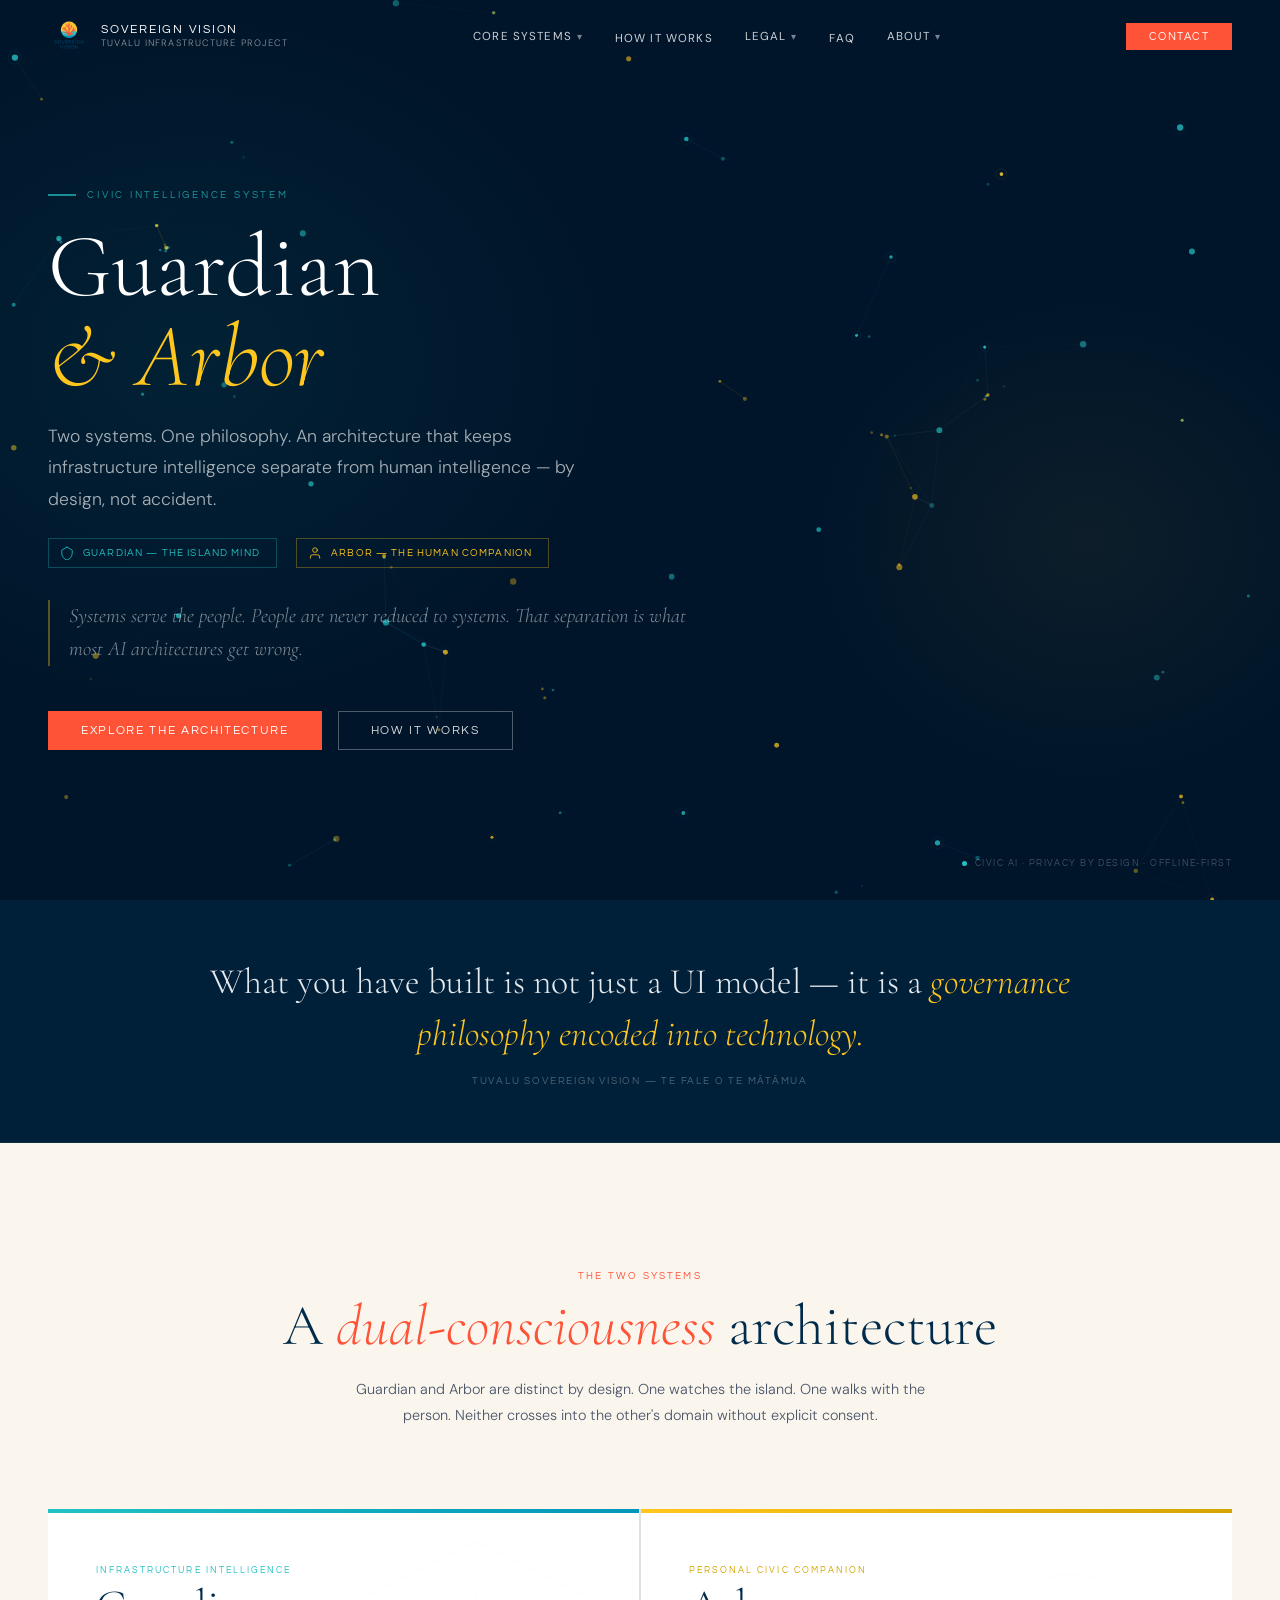
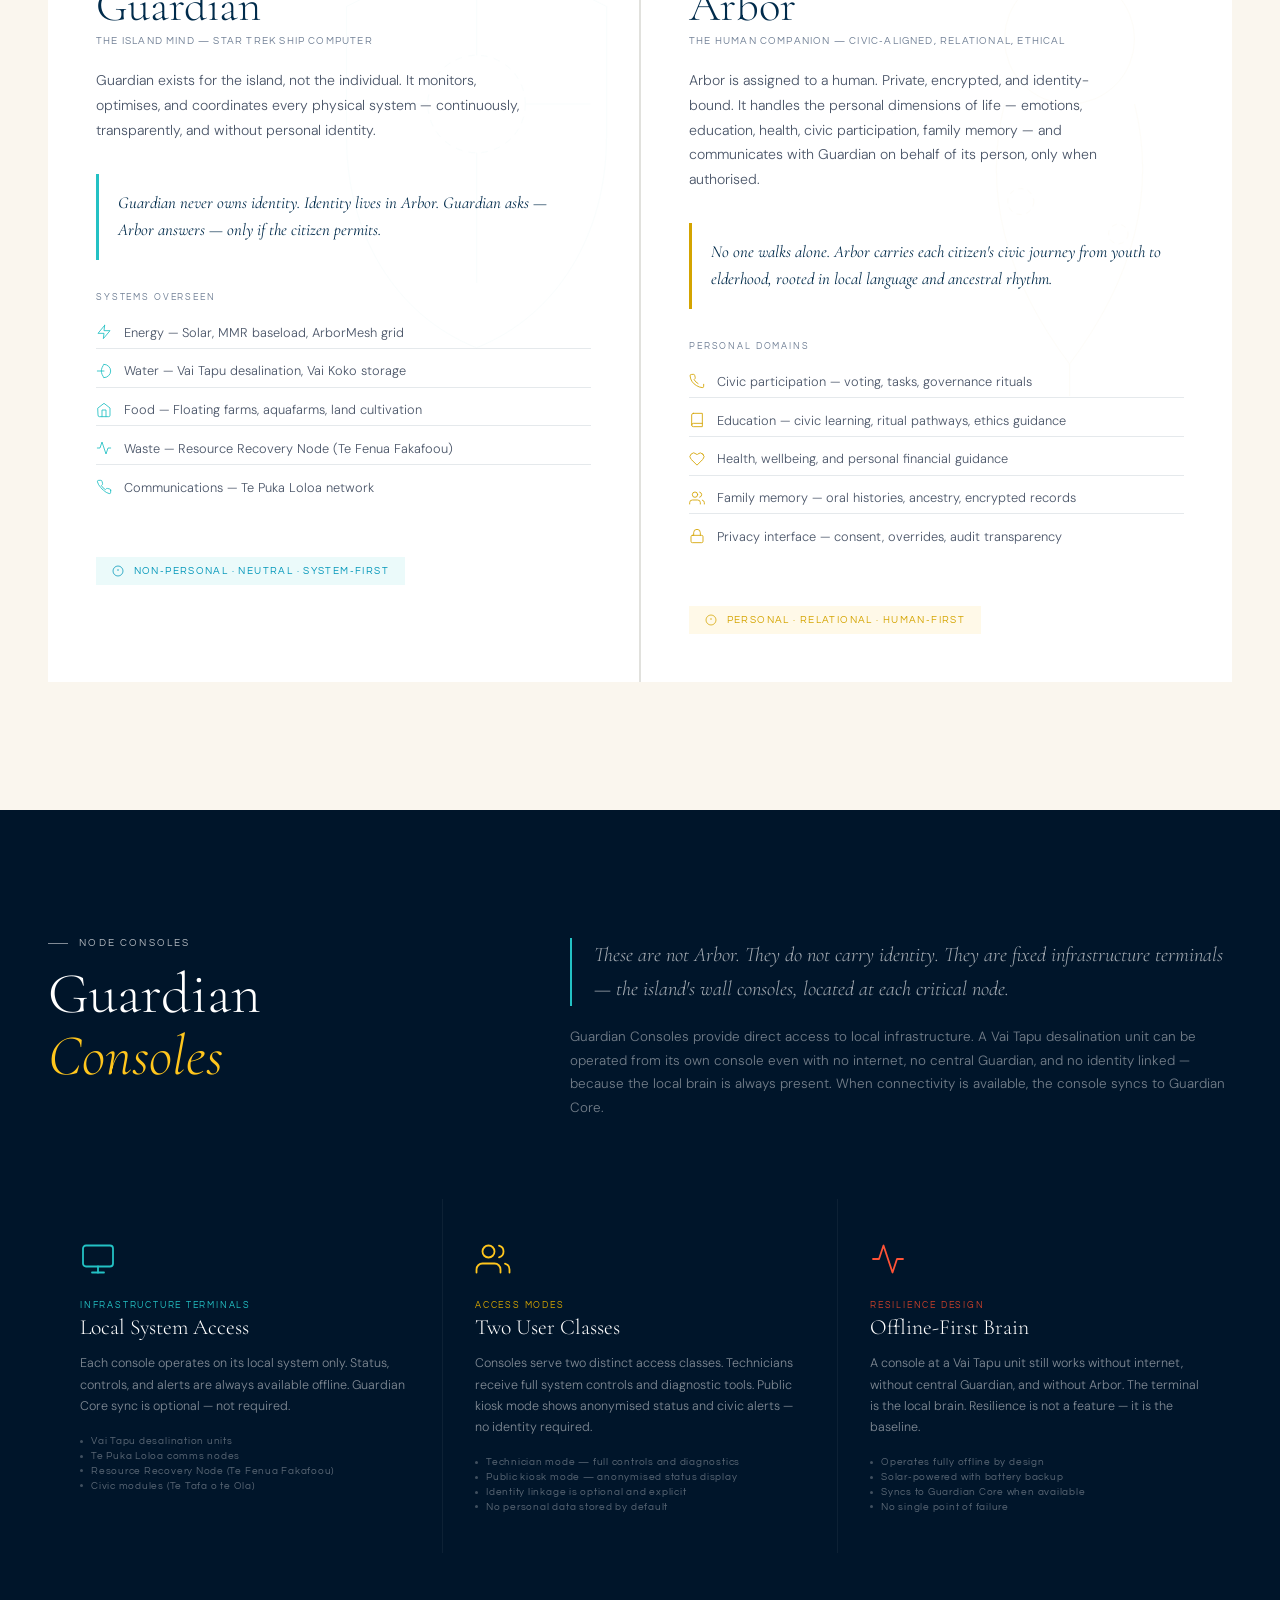
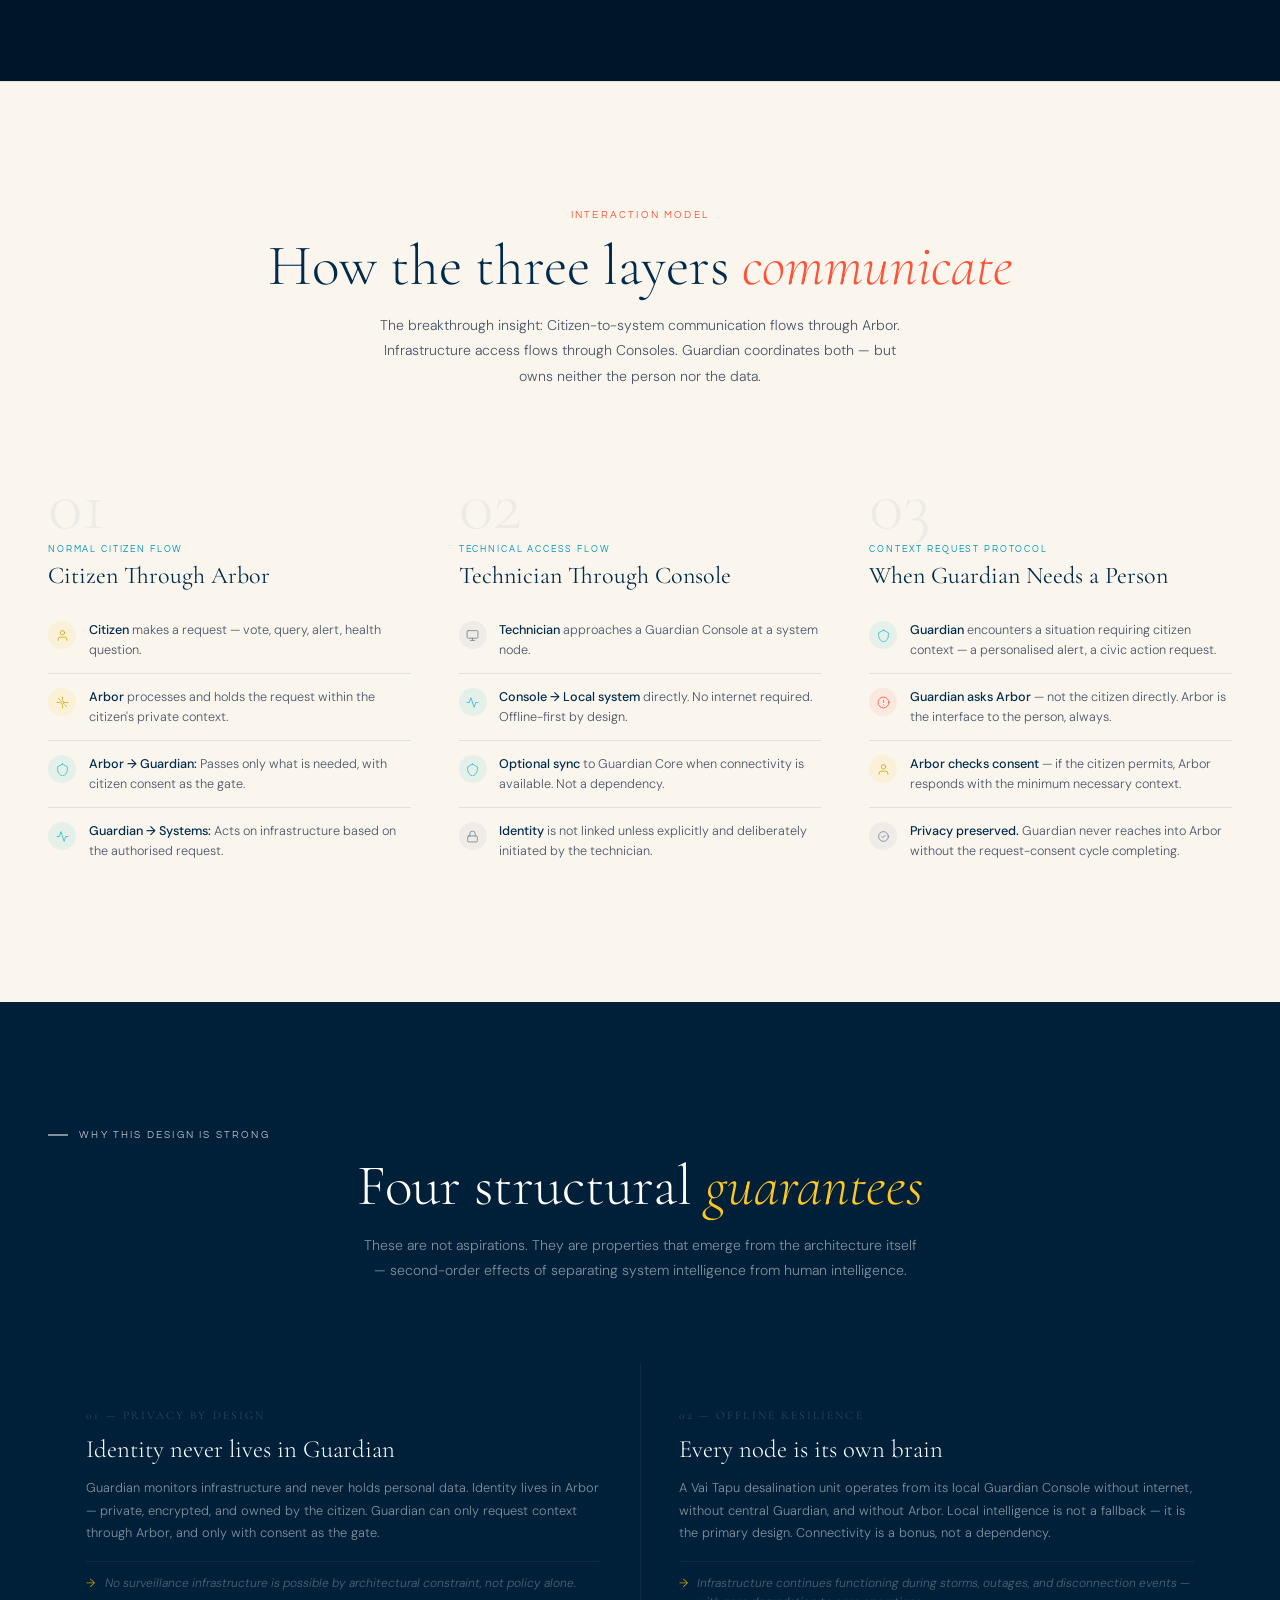
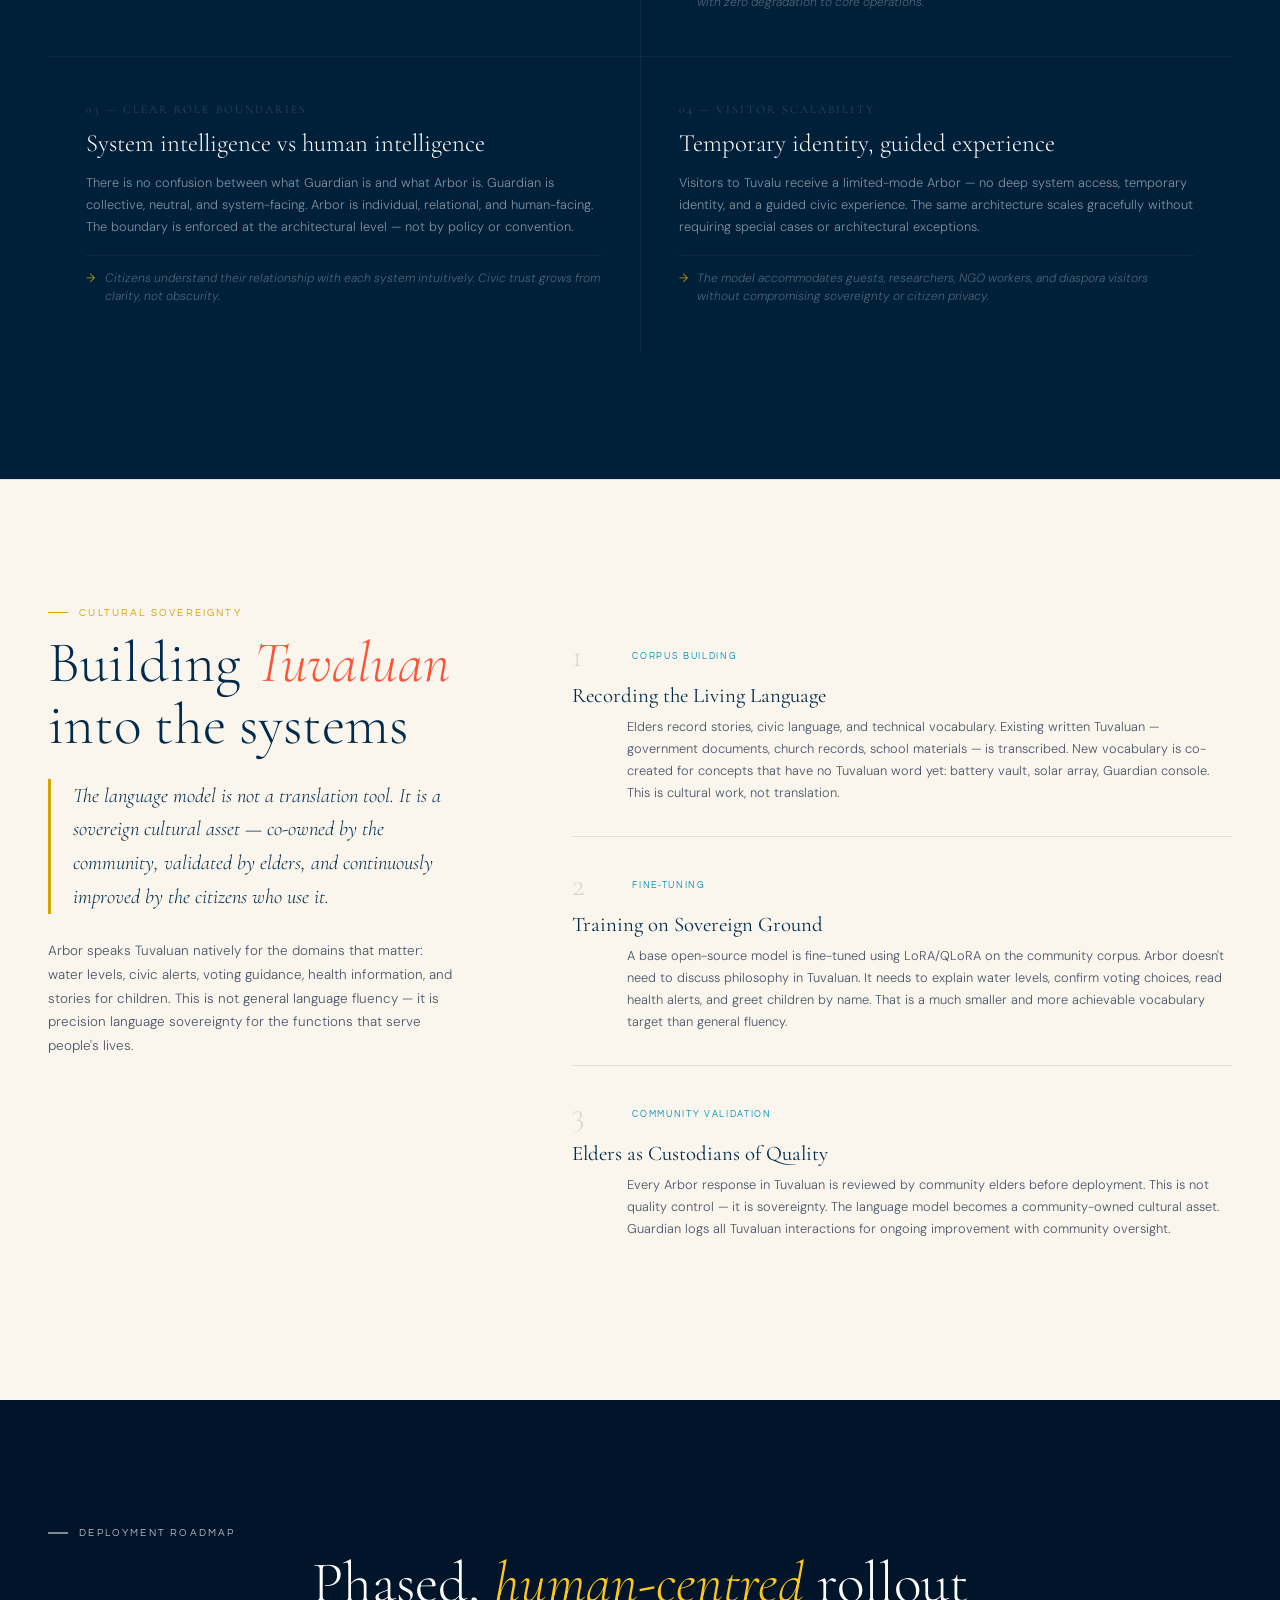
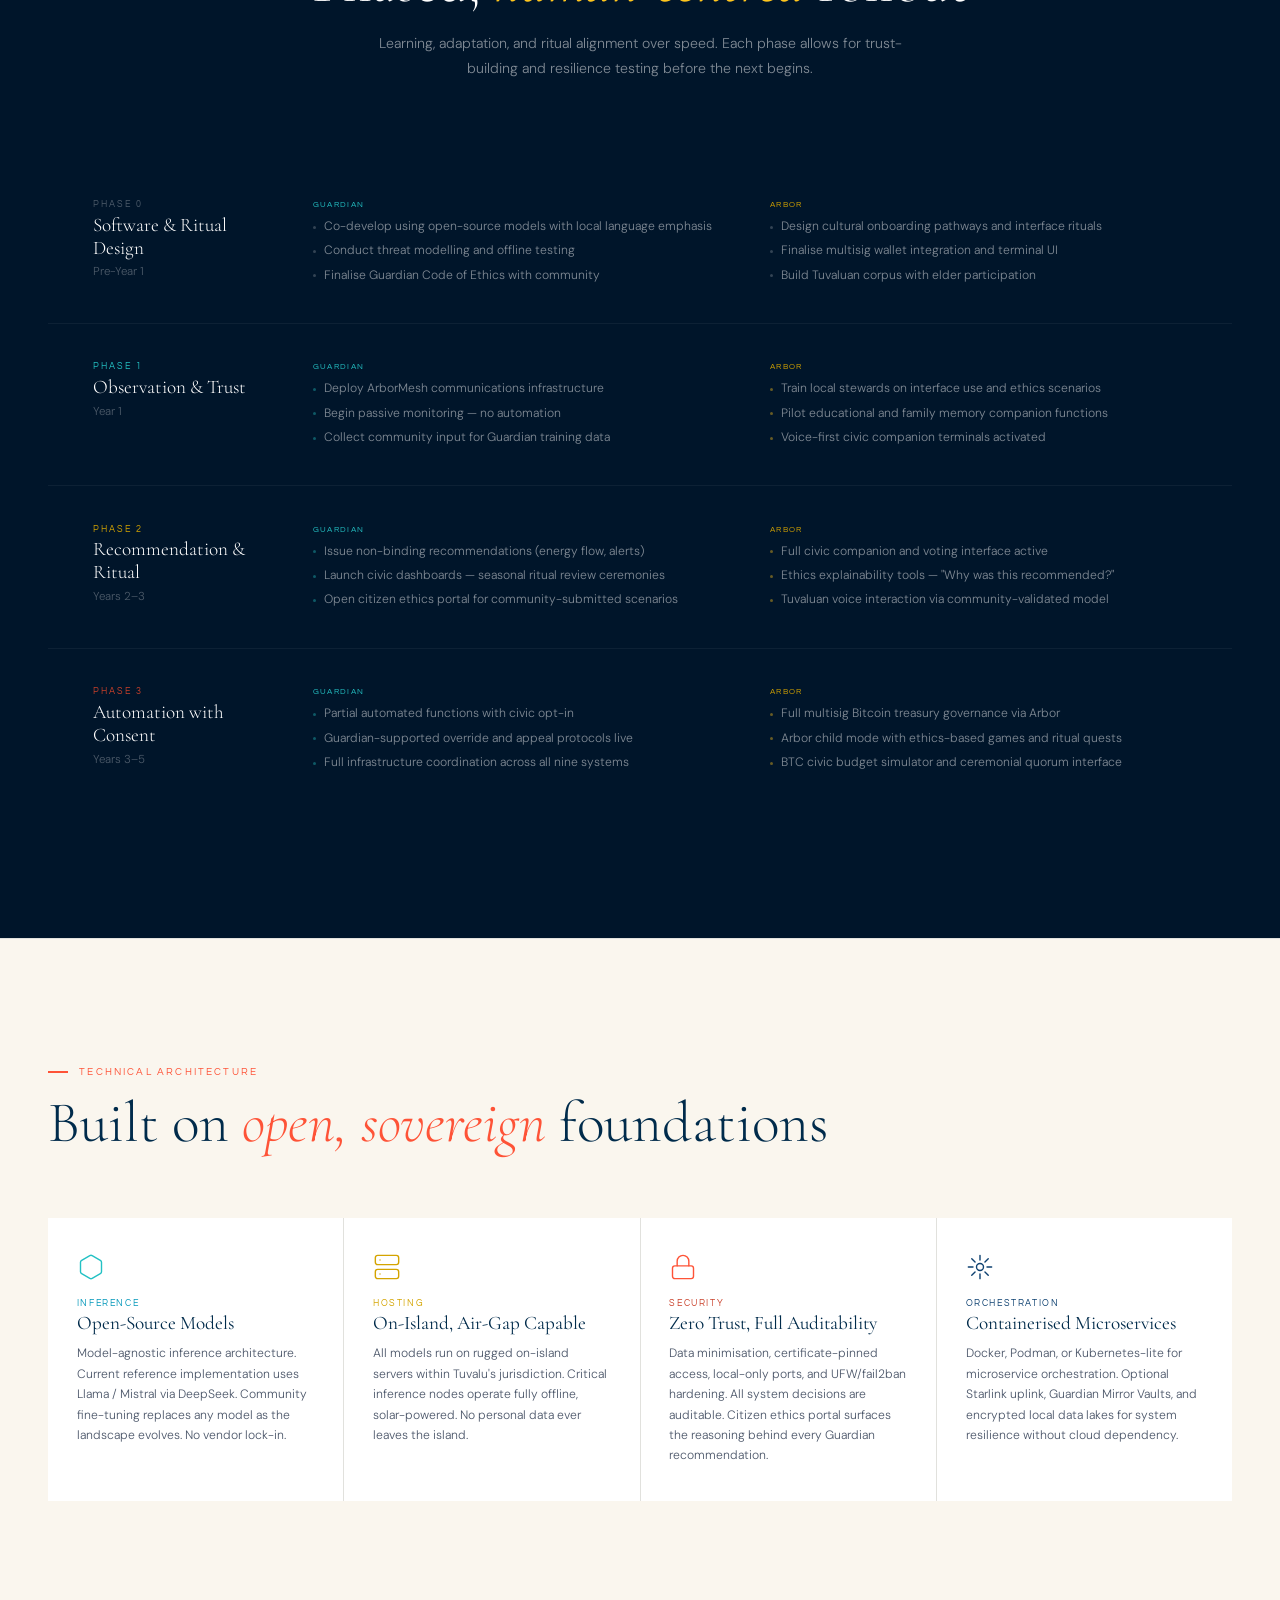
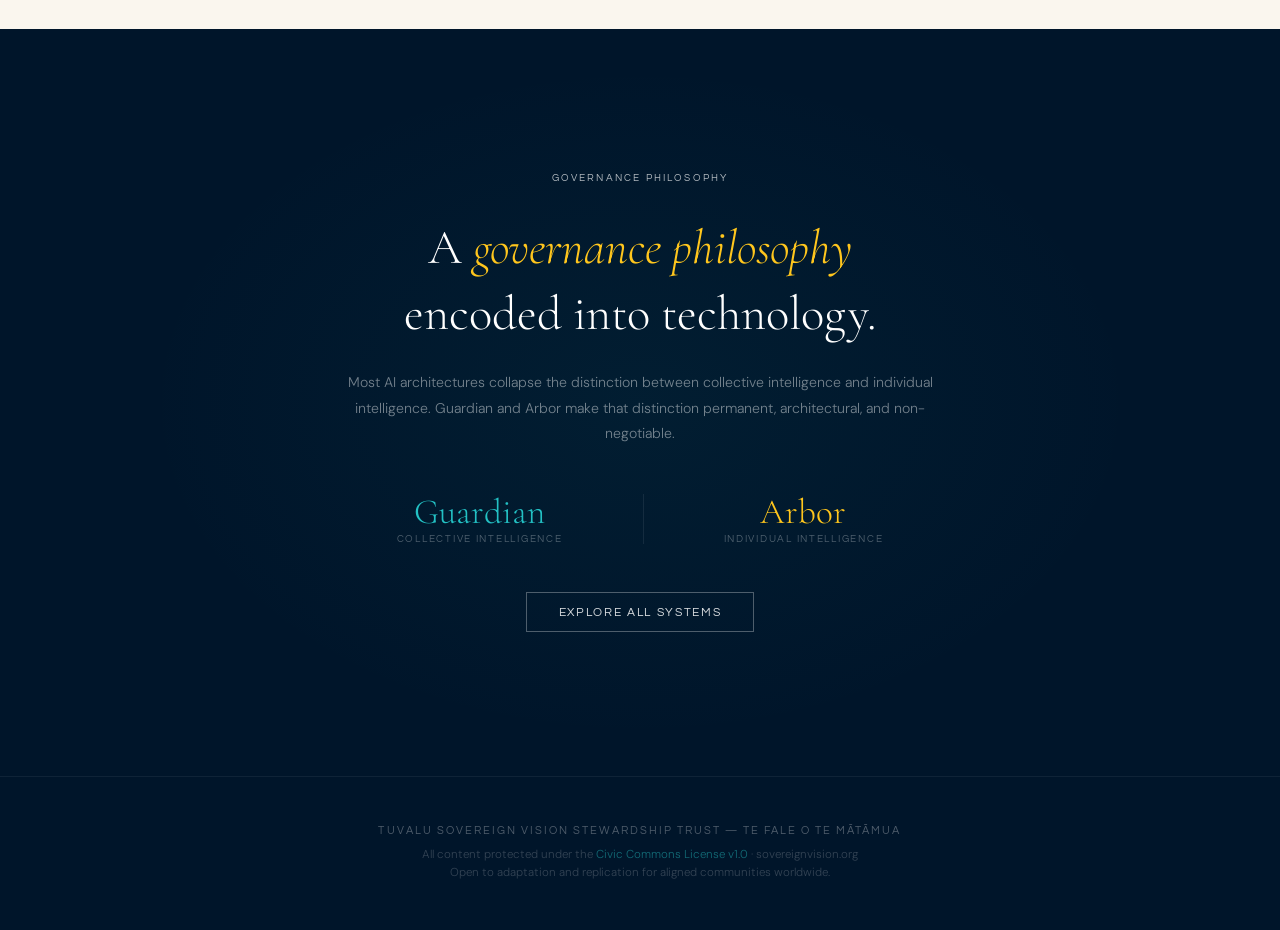
<file: ai-overview.html>
<!DOCTYPE html>
<html lang="en">
<head>
<meta charset="UTF-8">
<meta name="viewport" content="width=device-width, initial-scale=1.0">
<meta name="description" content="Guardian & Arbor — Tuvalu's dual civic intelligence architecture. Guardian monitors the island's infrastructure. Arbor serves each person. Together they form a governance philosophy encoded into technology.">
<meta name="keywords" content="Guardian AI, Arbor civic companion, Tuvalu Sovereign Vision, civic AI, sovereign AI, island AI governance, ethical AI, offline AI, community AI, Te Fale o Te Mātāmua">
<meta name="author" content="Tuvalu Sovereign Vision Stewardship Trust">
<meta property="og:title" content="Guardian & Arbor — Civic Intelligence · Sovereign Vision">
<meta property="og:description" content="Two systems. One philosophy. Guardian monitors the island. Arbor serves the person. Privacy by design. Sovereignty by structure.">
<meta property="og:type" content="website">
<meta property="og:url" content="https://www.sovereignvision.org/ai-overview">
<meta name="twitter:card" content="summary_large_image">
<meta name="twitter:title" content="Guardian & Arbor — Civic Intelligence · Sovereign Vision">
<meta name="twitter:description" content="Two systems. One philosophy. Guardian monitors the island. Arbor serves the person.">
<title>Guardian & Arbor — Civic Intelligence · Sovereign Vision</title>
<link rel="icon" type="image/png" href="images/favicon.png">
<link rel="preconnect" href="https://fonts.googleapis.com">
<link rel="preconnect" href="https://fonts.gstatic.com" crossorigin>
<link href="https://fonts.googleapis.com/css2?family=Cormorant+Garamond:ital,wght@0,300;0,400;0,600;1,300;1,400;1,600&family=Questrial&family=DM+Sans:opsz,wght@9..40,300;9..40,400;9..40,500&display=swap" rel="stylesheet">
<style>
/* ═══════════════════════════════════════════════
   DESIGN TOKENS — matches communications.html exactly
═══════════════════════════════════════════════ */
:root {
  --coral:        #fe5337;
  --coral-dim:    #c9402a;
  --coral-pale:   rgba(254,83,55,0.08);
  --gold:         #ffc61d;
  --gold-dim:     #d4a400;
  --gold-pale:    rgba(255,198,29,0.10);
  --teal:         #23c1c4;
  --teal-dim:     #0096b9;
  --teal-pale:    rgba(35,193,196,0.09);
  --navy:         #002b4b;
  --navy-mid:     #00203a;
  --navy-deep:    #00152a;
  --navy-light:   #0d4070;
  --cream:        #faf6ee;
  --cream-mid:    #f2ead8;
  --cream-dark:   #e8ddc8;
  --stone:        #4a5568;
  --stone-light:  #718096;
  --white:        #ffffff;
  --text-on-dark: rgba(250,246,238,0.70);
  --text-dimmer:  rgba(250,246,238,0.40);
  --border-light: rgba(0,43,75,0.10);
  --border-gold:  rgba(255,198,29,0.18);
  --border-teal:  rgba(35,193,196,0.20);
  --ease:         cubic-bezier(0.22,1,0.36,1);
}
@media (prefers-reduced-motion: reduce) {
  *,*::before,*::after { animation-duration:.01ms!important; transition-duration:.01ms!important; }
  .reveal,.reveal-left { opacity:1!important; transform:none!important; }
}
*,*::before,*::after { box-sizing:border-box; margin:0; padding:0; }
html { scroll-behavior:smooth; }
body { background:var(--cream); color:var(--navy); font-family:'DM Sans',sans-serif; font-weight:300; overflow-x:hidden; -webkit-font-smoothing:antialiased; }

/* ═══ NAV ══════════════════════════════════════ */
nav { position:fixed; top:0; left:0; right:0; z-index:200; padding:0 3rem; height:72px; display:flex; align-items:center; justify-content:space-between; transition:background .4s,box-shadow .4s; }
nav.scrolled { background:rgba(255,255,255,.96); box-shadow:0 1px 0 var(--border-light),0 4px 24px rgba(0,43,75,.06); backdrop-filter:blur(12px); }
.nav-logo { display:flex; align-items:center; gap:.7rem; text-decoration:none; flex-shrink:0; }
.nav-logo img { width:42px; height:42px; object-fit:contain; display:block; }
.nav-logo-text { font-family:'Questrial',sans-serif; font-size:.78rem; letter-spacing:.14em; text-transform:uppercase; color:var(--navy); line-height:1.25; }
.nav-logo-text span { display:block; font-size:.58rem; letter-spacing:.12em; color:var(--stone-light); font-family:'DM Sans',sans-serif; }
nav:not(.scrolled) .nav-logo-text { color:var(--white); }
nav:not(.scrolled) .nav-logo-text span { color:rgba(255,255,255,.55); }
.nav-links { display:flex; align-items:center; gap:2rem; list-style:none; }
.nav-links a { font-size:.72rem; letter-spacing:.1em; text-transform:uppercase; color:rgba(255,255,255,.8); text-decoration:none; font-weight:400; transition:color .25s; white-space:nowrap; }
nav.scrolled .nav-links a { color:var(--stone); }
.nav-links a:hover { color:var(--coral)!important; }
.nav-dropdown { position:relative; }
.nav-dropdown>a { display:flex; align-items:center; gap:.3rem; }
.nav-dropdown>a::after { content:'▾'; font-size:.6rem; opacity:.6; transition:transform .25s; }
.nav-dropdown.active>a::after { transform:rotate(180deg); }
.nav-dropdown::after { content:''; position:absolute; top:100%; left:-20px; right:-20px; height:16px; background:transparent; display:none; }
.nav-dropdown.active::after { display:block; }
.dropdown-menu { position:absolute; top:calc(100% + 8px); left:50%; min-width:220px; background:var(--white); border:1px solid var(--border-light); box-shadow:0 12px 40px rgba(0,43,75,.12); padding:.5rem 0; opacity:0; pointer-events:none; transform:translateX(-50%) translateY(-6px); transition:opacity .2s var(--ease),transform .2s var(--ease); }
.nav-dropdown.active .dropdown-menu { opacity:1; pointer-events:all; transform:translateX(-50%) translateY(0); }
.dropdown-menu a { display:block; padding:.6rem 1.2rem; font-size:.72rem; letter-spacing:.07em; text-transform:uppercase; color:var(--navy)!important; text-decoration:none; transition:background .18s,color .18s; white-space:nowrap; }
.dropdown-menu a:hover { background:var(--coral-pale); color:var(--coral)!important; }
.nav-cta { background:var(--coral); color:var(--white)!important; padding:.5rem 1.4rem; font-size:.7rem; letter-spacing:.14em; text-transform:uppercase; font-family:'Questrial',sans-serif; text-decoration:none; transition:background .25s,transform .2s; white-space:nowrap; flex-shrink:0; }
.nav-cta:hover { background:var(--coral-dim); transform:translateY(-1px); }
.hamburger { display:none; flex-direction:column; gap:5px; cursor:pointer; padding:4px; }
.hamburger span { width:22px; height:1.5px; background:var(--white); display:block; transition:all .3s var(--ease); }
nav.scrolled .hamburger span { background:var(--navy); }
.hamburger.open span:nth-child(1) { transform:rotate(45deg) translate(4.7px,4.7px); }
.hamburger.open span:nth-child(2) { opacity:0; }
.hamburger.open span:nth-child(3) { transform:rotate(-45deg) translate(4.7px,-4.7px); }
.mobile-menu { display:none; position:fixed; inset:0; z-index:199; background:var(--navy-deep); flex-direction:column; align-items:center; justify-content:center; gap:1.8rem; opacity:0; pointer-events:none; transition:opacity .35s; }
.mobile-menu.open { opacity:1; pointer-events:all; }
.mobile-menu a { font-family:'Cormorant Garamond',serif; font-size:2rem; font-weight:300; color:var(--white); text-decoration:none; letter-spacing:.04em; transition:color .25s; }
.mobile-menu a:hover { color:var(--gold); }
.mobile-menu .m-cta { font-family:'Questrial',sans-serif; font-size:.76rem; letter-spacing:.16em; text-transform:uppercase; color:var(--coral); border:1px solid var(--coral); padding:.65rem 2rem; margin-top:.5rem; }

/* ═══ BUTTONS ═══════════════════════════════════ */
.btn-coral { background:var(--coral); color:var(--white); border:1.5px solid var(--coral); padding:.8rem 2rem; font-family:'Questrial',sans-serif; font-size:.74rem; letter-spacing:.14em; text-transform:uppercase; text-decoration:none; display:inline-block; transition:background .25s,transform .2s; }
.btn-coral:hover { background:var(--coral-dim); border-color:var(--coral-dim); transform:translateY(-2px); }
.btn-ghost { background:transparent; color:rgba(255,255,255,.85); border:1.5px solid rgba(255,255,255,.3); padding:.8rem 2rem; font-family:'Questrial',sans-serif; font-size:.74rem; letter-spacing:.14em; text-transform:uppercase; text-decoration:none; display:inline-block; transition:all .25s; }
.btn-ghost:hover { border-color:var(--white); color:var(--white); transform:translateY(-2px); }

/* ═══ TYPOGRAPHY ════════════════════════════════ */
.h2 { font-family:'Cormorant Garamond',serif; font-size:clamp(2.4rem,4.5vw,4.2rem); font-weight:300; color:var(--navy); line-height:1.08; }
.h2 em { font-style:italic; color:var(--coral); }
.h2-white { color:var(--white); }
.h2-white em { color:var(--gold); }
.section-tag { font-family:'Questrial',sans-serif; font-size:.62rem; letter-spacing:.22em; text-transform:uppercase; color:var(--coral); margin-bottom:.9rem; display:flex; align-items:center; gap:.7rem; }
.section-tag::before { content:''; width:20px; height:1.5px; background:var(--coral); flex-shrink:0; }
.section-tag.teal { color:var(--teal-dim); }
.section-tag.teal::before { background:var(--teal-dim); }
.section-tag.gold { color:var(--gold-dim); }
.section-tag.gold::before { background:var(--gold-dim); }
.section-tag.white { color:rgba(255,255,255,.7); }
.section-tag.white::before { background:rgba(255,255,255,.5); }

/* ═══ REVEAL ════════════════════════════════════ */
.reveal { opacity:0; transform:translateY(22px); transition:opacity .7s var(--ease),transform .7s var(--ease); }
.reveal.visible { opacity:1; transform:none; }
.reveal-left { opacity:0; transform:translateX(-22px); transition:opacity .65s var(--ease),transform .65s var(--ease); }
.reveal-left.visible { opacity:1; transform:none; }

/* ═══════════════════════════════════════════════
   HERO — Neural network / synaptic node field
   Unique to Guardian & Arbor page
═══════════════════════════════════════════════ */
.page-hero { position:relative; min-height:100svh; display:flex; align-items:center; background:var(--navy-deep); overflow:hidden; }
#neural-canvas { position:absolute; inset:0; width:100%; height:100%; }
.hero-gradient-overlay { position:absolute; inset:0; background: radial-gradient(ellipse 55% 65% at 15% 40%, rgba(35,193,196,0.07) 0%, transparent 60%), radial-gradient(ellipse 40% 50% at 85% 60%, rgba(255,198,29,0.05) 0%, transparent 55%); pointer-events:none; }
.page-hero-inner { position:relative; z-index:2; max-width:1360px; width:100%; margin:0 auto; padding:140px 3rem 100px; }
.hero-tag { font-family:'Questrial',sans-serif; font-size:.62rem; letter-spacing:.28em; text-transform:uppercase; color:rgba(35,193,196,.75); margin-bottom:1.4rem; display:flex; align-items:center; gap:.7rem; }
.hero-tag::before { content:''; width:28px; height:1.5px; background:rgba(35,193,196,.7); flex-shrink:0; }
.page-hero h1 { font-family:'Cormorant Garamond',serif; font-size:clamp(3.2rem,7vw,7.5rem); font-weight:300; color:var(--white); line-height:1.0; margin-bottom:1.2rem; }
.page-hero h1 em { font-style:italic; color:var(--gold); }
.page-hero-sub { font-size:clamp(.92rem,1.4vw,1.1rem); color:rgba(255,255,255,.65); line-height:1.8; max-width:560px; margin-bottom:1.4rem; }
.hero-narrative { font-family:'Cormorant Garamond',serif; font-size:clamp(1.05rem,1.6vw,1.35rem); font-weight:300; font-style:italic; color:rgba(255,255,255,.5); max-width:640px; line-height:1.6; margin-bottom:2.8rem; border-left:2px solid rgba(255,198,29,.35); padding-left:1.2rem; }
.hero-actions { display:flex; gap:1rem; flex-wrap:wrap; }
.hero-meta { position:absolute; bottom:2rem; right:3rem; font-family:'Questrial',sans-serif; font-size:.56rem; letter-spacing:.16em; text-transform:uppercase; color:rgba(255,255,255,.25); display:flex; align-items:center; gap:.5rem; }
.hero-meta::before { content:''; width:5px; height:5px; border-radius:50%; background:var(--teal); animation:pulseDot 2.5s infinite; }
@keyframes pulseDot { 0%,100%{box-shadow:0 0 0 0 rgba(35,193,196,.5);}50%{box-shadow:0 0 0 6px rgba(35,193,196,0);} }

/* Dual badges in hero */
.hero-badges { display:flex; gap:1.2rem; margin-bottom:2rem; flex-wrap:wrap; }
.hero-badge { display:flex; align-items:center; gap:.55rem; padding:.45rem 1rem .45rem .7rem; border:1px solid; font-family:'Questrial',sans-serif; font-size:.6rem; letter-spacing:.12em; text-transform:uppercase; }
.hero-badge svg { width:14px; height:14px; flex-shrink:0; }
.hb-guardian { border-color:rgba(35,193,196,.3); color:var(--teal); }
.hb-guardian svg { stroke:var(--teal); }
.hb-arbor { border-color:rgba(255,198,29,.3); color:var(--gold); }
.hb-arbor svg { stroke:var(--gold); }

/* ═══ VOICE STRIP ═══════════════════════════════ */
.voice-strip { background:var(--navy-mid); padding:3.5rem 3rem; border-bottom:1px solid rgba(255,255,255,.06); }
.voice-strip-inner { max-width:900px; margin:0 auto; text-align:center; }
.voice-quote { font-family:'Cormorant Garamond',serif; font-size:clamp(1.4rem,2.8vw,2.4rem); font-weight:300; color:rgba(255,255,255,.9); line-height:1.45; }
.voice-quote em { font-style:italic; color:var(--gold); }
.voice-attr { margin-top:1rem; font-family:'Questrial',sans-serif; font-size:.62rem; letter-spacing:.18em; text-transform:uppercase; color:rgba(255,255,255,.3); }

/* ═══ DUAL SYSTEM CARDS ═════════════════════════ */
.dual-section { background:var(--cream); padding:8rem 3rem; }
.dual-inner { max-width:1360px; margin:0 auto; }
.dual-header { text-align:center; margin-bottom:5rem; }
.dual-header .section-tag { justify-content:center; }
.dual-header .section-tag::before { display:none; }
.dual-header p { font-size:.9rem; color:var(--stone); line-height:1.8; margin-top:1.2rem; max-width:600px; margin-left:auto; margin-right:auto; }
.dual-grid { display:grid; grid-template-columns:1fr 1fr; gap:2px; background:var(--border-light); }
.sys-card { background:var(--white); padding:3.5rem 3rem 3rem; position:relative; overflow:hidden; }
.sys-card::before { content:''; position:absolute; top:0; left:0; right:0; height:4px; }
.sc-guardian::before { background:linear-gradient(90deg, var(--teal), var(--teal-dim)); }
.sc-arbor::before { background:linear-gradient(90deg, var(--gold), var(--gold-dim)); }
.sys-card-bg { position:absolute; top:0; right:0; bottom:0; width:55%; opacity:.028; pointer-events:none; }
.sc-guardian .sys-card-bg svg { stroke:var(--teal); }
.sc-arbor .sys-card-bg svg { stroke:var(--gold-dim); }
.sys-eyebrow { font-family:'Questrial',sans-serif; font-size:.58rem; letter-spacing:.22em; text-transform:uppercase; margin-bottom:.5rem; }
.sc-guardian .sys-eyebrow { color:var(--teal); }
.sc-arbor .sys-eyebrow { color:var(--gold-dim); }
.sys-title { font-family:'Cormorant Garamond',serif; font-size:clamp(2rem,3.5vw,3.2rem); font-weight:300; color:var(--navy); line-height:1.05; margin-bottom:.4rem; }
.sys-analogy { font-family:'Questrial',sans-serif; font-size:.62rem; letter-spacing:.12em; text-transform:uppercase; color:var(--stone-light); margin-bottom:1.4rem; }
.sys-role { font-size:.88rem; color:var(--stone); line-height:1.75; margin-bottom:2rem; max-width:440px; }
.sys-principle { font-family:'Cormorant Garamond',serif; font-size:1.05rem; font-style:italic; font-weight:400; line-height:1.6; padding:1rem 1.2rem; border-left:3px solid; margin-bottom:2rem; }
.sc-guardian .sys-principle { color:var(--navy); border-left-color:var(--teal); }
.sc-arbor .sys-principle { color:var(--navy); border-left-color:var(--gold-dim); }
.sys-oversees { margin-bottom:2rem; }
.sys-oversees-label { font-family:'Questrial',sans-serif; font-size:.58rem; letter-spacing:.2em; text-transform:uppercase; color:var(--stone-light); margin-bottom:.9rem; }
.sys-items { list-style:none; display:flex; flex-direction:column; gap:.4rem; }
.sys-items li { display:flex; align-items:center; gap:.75rem; font-size:.8rem; color:var(--stone); padding:.45rem 0; border-bottom:1px solid var(--border-light); }
.sys-items li:last-child { border-bottom:none; }
.sys-items li svg { width:16px; height:16px; flex-shrink:0; stroke-width:1.3; fill:none; stroke-linecap:round; stroke-linejoin:round; }
.sc-guardian .sys-items li svg { stroke:var(--teal); }
.sc-arbor .sys-items li svg { stroke:var(--gold-dim); }
.sys-verdict { display:inline-flex; align-items:center; gap:.6rem; margin-top:1.4rem; padding:.5rem 1rem; font-family:'Questrial',sans-serif; font-size:.62rem; letter-spacing:.14em; text-transform:uppercase; }
.sc-guardian .sys-verdict { background:var(--teal-pale); color:var(--teal-dim); }
.sc-arbor .sys-verdict { background:var(--gold-pale); color:var(--gold-dim); }
.sys-verdict svg { width:12px; height:12px; stroke:currentColor; stroke-width:1.5; fill:none; }

/* ═══ CONSOLE SECTION ═══════════════════════════ */
.console-section { background:var(--navy-deep); padding:8rem 3rem; }
.console-inner { max-width:1360px; margin:0 auto; }
.console-header { display:grid; grid-template-columns:1fr 1.5fr; gap:5rem; align-items:start; margin-bottom:5rem; }
.console-header h2 { margin-bottom:1rem; }
.console-pull { font-family:'Cormorant Garamond',serif; font-size:clamp(1rem,1.6vw,1.3rem); font-weight:300; font-style:italic; color:rgba(255,255,255,.65); line-height:1.65; border-left:2px solid var(--teal); padding-left:1.4rem; margin-bottom:1.2rem; }
.console-sub { font-size:.84rem; color:rgba(255,255,255,.45); line-height:1.75; }
.console-grid { display:grid; grid-template-columns:repeat(3,1fr); gap:1px; background:rgba(255,255,255,.05); }
.con-card { background:var(--navy-deep); padding:2.6rem 2rem; transition:background .3s; position:relative; overflow:hidden; }
.con-card:hover { background:rgba(255,255,255,.02); }
.con-card::after { content:''; position:absolute; bottom:0; left:0; right:0; height:2px; transform:scaleX(0); transform-origin:left; transition:transform .35s var(--ease); }
.con-card:hover::after { transform:scaleX(1); }
.cc-teal::after { background:var(--teal); }
.cc-gold::after { background:var(--gold); }
.cc-coral::after { background:var(--coral); }
.con-icon { width:36px; height:36px; margin-bottom:1.5rem; }
.con-icon svg { width:36px; height:36px; stroke-width:1.2; fill:none; stroke-linecap:round; stroke-linejoin:round; }
.cc-teal .con-icon svg { stroke:var(--teal); }
.cc-gold .con-icon svg { stroke:var(--gold); }
.cc-coral .con-icon svg { stroke:var(--coral); }
.con-label { font-family:'Questrial',sans-serif; font-size:.56rem; letter-spacing:.2em; text-transform:uppercase; margin-bottom:.3rem; }
.cc-teal .con-label { color:var(--teal); }
.cc-gold .con-label { color:var(--gold-dim); }
.cc-coral .con-label { color:var(--coral-dim); }
.con-title { font-family:'Cormorant Garamond',serif; font-size:1.35rem; font-weight:300; color:var(--white); margin-bottom:.8rem; line-height:1.2; }
.con-body { font-size:.78rem; color:rgba(255,255,255,.5); line-height:1.7; margin-bottom:1.2rem; }
.con-locs { display:flex; flex-direction:column; gap:.3rem; }
.con-loc { display:flex; align-items:center; gap:.5rem; font-family:'Questrial',sans-serif; font-size:.6rem; letter-spacing:.08em; color:rgba(255,255,255,.35); }
.con-loc::before { content:''; width:3px; height:3px; border-radius:50%; background:rgba(255,255,255,.25); flex-shrink:0; }

/* ═══ INTERACTION MODEL — Flow diagram section ══ */
.flow-section { background:var(--cream); padding:8rem 3rem; border-top:1px solid var(--border-light); }
.flow-inner { max-width:1360px; margin:0 auto; }
.flow-header { text-align:center; margin-bottom:5rem; }
.flow-header .section-tag { justify-content:center; }
.flow-header .section-tag::before { display:none; }
.flow-header p { font-size:.88rem; color:var(--stone); line-height:1.8; margin-top:1rem; max-width:540px; margin-left:auto; margin-right:auto; }
.flow-grid { display:grid; grid-template-columns:repeat(3,1fr); gap:3rem; }
.flow-card { position:relative; }
.flow-card-num { font-family:'Cormorant Garamond',serif; font-size:4.5rem; font-weight:300; line-height:1; color:rgba(0,43,75,.05); margin-bottom:.2rem; }
.flow-card-label { font-family:'Questrial',sans-serif; font-size:.58rem; letter-spacing:.2em; text-transform:uppercase; color:var(--teal-dim); margin-bottom:.5rem; }
.flow-card h3 { font-family:'Cormorant Garamond',serif; font-size:1.5rem; font-weight:400; color:var(--navy); margin-bottom:1rem; line-height:1.2; }
.flow-steps { display:flex; flex-direction:column; gap:0; }
.flow-step { display:flex; align-items:flex-start; gap:.8rem; padding:.8rem 0; border-bottom:1px solid var(--border-light); }
.flow-step:last-child { border-bottom:none; }
.flow-step-icon { width:28px; height:28px; flex-shrink:0; border-radius:50%; display:flex; align-items:center; justify-content:center; margin-top:.1rem; }
.flow-step-icon svg { width:13px; height:13px; stroke-width:1.5; fill:none; stroke-linecap:round; stroke-linejoin:round; }
.fsi-teal { background:var(--teal-pale); }
.fsi-teal svg { stroke:var(--teal); }
.fsi-gold { background:var(--gold-pale); }
.fsi-gold svg { stroke:var(--gold-dim); }
.fsi-coral { background:var(--coral-pale); }
.fsi-coral svg { stroke:var(--coral); }
.fsi-stone { background:rgba(113,128,150,.08); }
.fsi-stone svg { stroke:var(--stone-light); }
.flow-step-text { font-size:.79rem; color:var(--stone); line-height:1.6; }
.flow-step-text strong { color:var(--navy); font-weight:500; }

/* ═══ DESIGN PRINCIPLES ═════════════════════════ */
.principles-section { background:var(--navy-mid); padding:8rem 3rem; }
.principles-inner { max-width:1360px; margin:0 auto; }
.principles-header { text-align:center; margin-bottom:5rem; }
.principles-header p { font-size:.88rem; color:rgba(255,255,255,.5); line-height:1.8; margin-top:1rem; max-width:560px; margin-left:auto; margin-right:auto; }
.principles-grid { display:grid; grid-template-columns:repeat(2,1fr); gap:1px; background:rgba(255,255,255,.05); }
.prin-card { background:var(--navy-mid); padding:2.8rem 2.4rem; transition:background .25s; }
.prin-card:hover { background:rgba(255,255,255,.015); }
.prin-num { font-family:'Cormorant Garamond',serif; font-size:.72rem; letter-spacing:.18em; text-transform:uppercase; color:rgba(255,255,255,.2); margin-bottom:.8rem; }
.prin-title { font-family:'Cormorant Garamond',serif; font-size:1.55rem; font-weight:300; color:var(--white); margin-bottom:.8rem; line-height:1.2; }
.prin-body { font-size:.8rem; color:rgba(255,255,255,.5); line-height:1.75; margin-bottom:1rem; }
.prin-effect { display:flex; gap:.6rem; align-items:flex-start; font-size:.75rem; color:rgba(255,255,255,.3); line-height:1.55; font-style:italic; padding-top:.8rem; border-top:1px solid rgba(255,255,255,.05); }
.prin-effect::before { content:'→'; flex-shrink:0; color:var(--gold-dim); }

/* ═══ LANGUAGE SECTION ══════════════════════════ */
.language-section { background:var(--cream); padding:8rem 3rem; border-top:1px solid var(--border-light); }
.language-inner { max-width:1360px; margin:0 auto; display:grid; grid-template-columns:1fr 1.6fr; gap:7rem; align-items:start; }
.language-left h2 { margin-bottom:1rem; }
.language-pull { font-family:'Cormorant Garamond',serif; font-size:clamp(1rem,1.6vw,1.3rem); font-weight:300; font-style:italic; color:var(--navy); line-height:1.65; border-left:3px solid var(--gold-dim); padding-left:1.4rem; margin:1.4rem 0 1.6rem; }
.language-sub { font-size:.84rem; color:var(--stone); line-height:1.75; }
.language-workstreams { display:flex; flex-direction:column; gap:0; }
.ws-item { padding:2rem 0; border-bottom:1px solid var(--border-light); }
.ws-item:last-child { border-bottom:none; }
.ws-top { display:flex; align-items:center; gap:1rem; margin-bottom:.7rem; }
.ws-num { font-family:'Cormorant Garamond',serif; font-size:2rem; font-weight:300; line-height:1; color:rgba(0,43,75,.15); width:44px; flex-shrink:0; }
.ws-label { font-family:'Questrial',sans-serif; font-size:.58rem; letter-spacing:.18em; text-transform:uppercase; color:var(--teal-dim); }
.ws-title { font-family:'Cormorant Garamond',serif; font-size:1.3rem; font-weight:400; color:var(--navy); margin-bottom:.5rem; }
.ws-body { font-size:.8rem; color:var(--stone); line-height:1.72; padding-left:3.4rem; }

/* ═══ DEPLOYMENT PHASES ═════════════════════════ */
.phases-section { background:var(--navy-deep); padding:8rem 3rem; }
.phases-inner { max-width:1360px; margin:0 auto; }
.phases-header { text-align:center; margin-bottom:5rem; }
.phases-header p { font-size:.88rem; color:rgba(255,255,255,.5); line-height:1.8; margin-top:1rem; max-width:560px; margin-left:auto; margin-right:auto; }
.phases-track { display:flex; flex-direction:column; gap:1px; background:rgba(255,255,255,.05); }
.phase-row { background:var(--navy-deep); padding:2.4rem 2.8rem; display:grid; grid-template-columns:180px 1fr 1fr; gap:2.5rem; align-items:start; transition:background .25s; }
.phase-row:hover { background:rgba(255,255,255,.015); }
.phase-row-left { }
.phase-tag { font-family:'Questrial',sans-serif; font-size:.56rem; letter-spacing:.22em; text-transform:uppercase; margin-bottom:.3rem; }
.ph0 .phase-tag { color:rgba(255,255,255,.3); }
.ph1 .phase-tag { color:var(--teal); }
.ph2 .phase-tag { color:var(--gold-dim); }
.ph3 .phase-tag { color:var(--coral-dim); }
.ph4 .phase-tag { color:rgba(107,170,193,.8); }
.phase-name { font-family:'Cormorant Garamond',serif; font-size:1.2rem; font-weight:300; color:var(--white); line-height:1.2; margin-bottom:.3rem; }
.phase-period { font-size:.72rem; color:rgba(255,255,255,.3); }
.phase-guardian { }
.phase-label-mini { font-family:'Questrial',sans-serif; font-size:.52rem; letter-spacing:.16em; text-transform:uppercase; color:var(--teal); margin-bottom:.5rem; }
.phase-arbor .phase-label-mini { color:var(--gold-dim); }
.phase-items { display:flex; flex-direction:column; gap:.35rem; }
.phase-items li { display:flex; align-items:flex-start; gap:.5rem; font-size:.76rem; color:rgba(255,255,255,.5); line-height:1.55; list-style:none; }
.phase-items li::before { content:''; width:3px; height:3px; border-radius:50%; background:rgba(255,255,255,.2); flex-shrink:0; margin-top:.55rem; }
.ph1 .phase-guardian .phase-items li::before { background:rgba(35,193,196,.4); }
.ph2 .phase-guardian .phase-items li::before { background:rgba(35,193,196,.4); }
.ph3 .phase-guardian .phase-items li::before { background:rgba(35,193,196,.4); }
.ph1 .phase-arbor .phase-items li::before { background:rgba(255,198,29,.4); }
.ph2 .phase-arbor .phase-items li::before { background:rgba(255,198,29,.4); }
.ph3 .phase-arbor .phase-items li::before { background:rgba(255,198,29,.4); }

/* ═══ ARCHITECTURE CALLOUTS ═════════════════════ */
.arch-section { background:var(--cream); padding:8rem 3rem; border-top:1px solid var(--border-light); }
.arch-inner { max-width:1360px; margin:0 auto; }
.arch-grid { display:grid; grid-template-columns:repeat(4,1fr); gap:1px; background:var(--border-light); }
.arch-card { background:var(--white); padding:2.2rem 1.8rem; transition:background .25s; position:relative; overflow:hidden; }
.arch-card:hover { background:#fdfbf7; }
.arch-card::after { content:''; position:absolute; bottom:0; left:0; right:0; height:2px; background:var(--teal); transform:scaleX(0); transform-origin:left; transition:transform .35s var(--ease); }
.arch-card:hover::after { transform:scaleX(1); }
.arch-card.ac-gold::after { background:var(--gold); }
.arch-card.ac-coral::after { background:var(--coral); }
.arch-card.ac-navy::after { background:var(--navy-light); }
.arch-icon { width:28px; height:28px; margin-bottom:1.1rem; }
.arch-icon svg { width:28px; height:28px; stroke-width:1.2; fill:none; stroke-linecap:round; stroke-linejoin:round; stroke:var(--teal); }
.ac-gold .arch-icon svg { stroke:var(--gold-dim); }
.ac-coral .arch-icon svg { stroke:var(--coral); }
.ac-navy .arch-icon svg { stroke:var(--navy-light); }
.arch-label { font-family:'Questrial',sans-serif; font-size:.56rem; letter-spacing:.18em; text-transform:uppercase; color:var(--teal-dim); margin-bottom:.3rem; }
.ac-gold .arch-label { color:var(--gold-dim); }
.ac-coral .arch-label { color:var(--coral-dim); }
.ac-navy .arch-label { color:var(--navy-light); }
.arch-title { font-family:'Cormorant Garamond',serif; font-size:1.2rem; font-weight:400; color:var(--navy); margin-bottom:.5rem; line-height:1.2; }
.arch-body { font-size:.76rem; color:var(--stone); line-height:1.68; }
.arch-header { margin-bottom:4rem; }

/* ═══ CLOSING SOVEREIGN STATEMENT ═══════════════ */
.sovereign-section { background:var(--navy-deep); padding:9rem 3rem; position:relative; overflow:hidden; }
.sovereign-section::before { content:''; position:absolute; inset:0; background:radial-gradient(ellipse 60% 70% at 50% 50%,rgba(35,193,196,.05) 0%,transparent 65%); pointer-events:none; }
.sovereign-inner { max-width:900px; margin:0 auto; text-align:center; position:relative; z-index:1; }
.sovereign-inner .section-tag { justify-content:center; }
.sovereign-inner .section-tag::before { display:none; }
.sovereign-statement { font-family:'Cormorant Garamond',serif; font-size:clamp(1.8rem,3.8vw,3.4rem); font-weight:300; color:var(--white); line-height:1.35; margin:2rem 0 1.5rem; }
.sovereign-statement em { color:var(--gold); font-style:italic; }
.sovereign-sub { font-size:.88rem; color:rgba(255,255,255,.45); line-height:1.8; max-width:600px; margin:0 auto 3rem; }
.sov-duality { display:flex; justify-content:center; gap:5rem; flex-wrap:wrap; margin-bottom:3rem; }
.sov-half { text-align:center; }
.sov-half-word { font-family:'Cormorant Garamond',serif; font-size:2.2rem; font-weight:300; line-height:1; margin-bottom:.3rem; }
.sov-half-word.guardian-col { color:var(--teal); }
.sov-half-word.arbor-col { color:var(--gold); }
.sov-half-desc { font-family:'Questrial',sans-serif; font-size:.6rem; letter-spacing:.18em; text-transform:uppercase; color:rgba(255,255,255,.3); }
.sov-divider { width:1px; background:rgba(255,255,255,.08); align-self:stretch; display:flex; }

/* ═══ FOOTER ════════════════════════════════════ */
footer { background:var(--navy-deep); border-top:1px solid rgba(255,255,255,.06); padding:3rem; text-align:center; }
.footer-inner { max-width:1360px; margin:0 auto; }
.footer-logo-text { font-family:'Questrial',sans-serif; font-size:.7rem; letter-spacing:.18em; text-transform:uppercase; color:rgba(255,255,255,.3); margin-bottom:.6rem; }
.footer-copy { font-size:.72rem; color:rgba(255,255,255,.2); line-height:1.6; }
.footer-copy a { color:rgba(35,193,196,.5); text-decoration:none; }
.footer-copy a:hover { color:var(--teal); }

/* ═══ RESPONSIVE ════════════════════════════════ */
@media(max-width:1024px){
  .dual-grid { grid-template-columns:1fr; }
  .console-grid { grid-template-columns:1fr 1fr; }
  .console-header { grid-template-columns:1fr; gap:2rem; }
  .flow-grid { grid-template-columns:1fr 1fr; }
  .principles-grid { grid-template-columns:1fr; }
  .language-inner { grid-template-columns:1fr; gap:3rem; }
  .phase-row { grid-template-columns:140px 1fr; }
  .phase-arbor { grid-column:2; grid-row:2; }
  .arch-grid { grid-template-columns:repeat(2,1fr); }
}
@media(max-width:768px){
  nav { padding:0 1.5rem; }
  .nav-links,.nav-cta { display:none; }
  .hamburger { display:flex; }
  .mobile-menu { display:flex; }
  .page-hero-inner { padding:120px 1.5rem 80px; }
  .dual-section,.console-section,.flow-section,.principles-section,.language-section,.phases-section,.arch-section,.sovereign-section,.voice-strip { padding:5rem 1.5rem; }
  footer { padding:2rem 1.5rem; }
  .console-grid { grid-template-columns:1fr; }
  .flow-grid { grid-template-columns:1fr; }
  .arch-grid { grid-template-columns:1fr; }
  .phase-row { grid-template-columns:1fr; gap:1.5rem; }
  .phase-row-left { display:flex; align-items:baseline; gap:1rem; flex-wrap:wrap; }
  .sov-duality { gap:3rem; }
  .hero-meta { display:none; }
}
</style>
</head>
<body>

<!-- ══════════ NAV ══════════ -->
<nav id="nav">
  <a href="/" class="nav-logo">
    <img src="images/logo.png" alt="Sovereign Vision Project">
    <div class="nav-logo-text">Sovereign Vision<span>Tuvalu Infrastructure Project</span></div>
  </a>
  <ul class="nav-links">
    <li class="nav-dropdown" id="dd-systems">
      <a href="/core-systems">Core Systems</a>
      <div class="dropdown-menu">
        <a href="/ai-overview">Civic Intelligence</a>
        <a href="/communications">Communications</a>
        <a href="/food">Food Sovereignty</a>
        <a href="/energy">Power Generation</a>
        <a href="/treasury">Sovereign Treasury</a>
        <a href="/civic-infrastructure">Civic Infrastructure</a>
        <a href="/water-systems">Water Systems</a>
        <a href="/waste-systems">Resource Recovery</a>
      </div>
    </li>
    <li><a href="/how-it-works">How It Works</a></li>
    <li class="nav-dropdown" id="dd-legal">
      <a href="/legal-licensing">Legal</a>
      <div class="dropdown-menu">
        <a href="/digitalarchipelago">Digital Archipelago Accord</a>
        <a href="/civic-commons-license">Civic Commons License</a>
        <a href="/trust-formation-status">Trust Formation Status</a>
      </div>
    </li>
    <li><a href="/faq">FAQ</a></li>
    <li class="nav-dropdown" id="dd-about">
      <a href="/about-us">About</a>
      <div class="dropdown-menu">
        <a href="/elders-council">Elders Council</a>
        <a href="/youth-voice">Youth Voice</a>
        <a href="/continuity-vs-reinvention">Continuity vs Reinvention</a>
      </div>
    </li>
  </ul>
  <a href="/contact" class="nav-cta">Contact</a>
  <button class="hamburger" id="hamburger" aria-label="Toggle menu" aria-expanded="false">
    <span></span><span></span><span></span>
  </button>
</nav>

<div class="mobile-menu" id="mobile-menu">
  <a href="/core-systems">Core Systems</a>
  <a href="/how-it-works">How It Works</a>
  <a href="/legal-licensing">Legal</a>
  <a href="/about-us">About</a>
  <a href="/faq">FAQ</a>
  <a href="/contact" class="m-cta">Contact</a>
</div>

<!-- ══════════ HERO ══════════ -->
<section class="page-hero">
  <canvas id="neural-canvas"></canvas>
  <div class="hero-gradient-overlay"></div>
  <div class="page-hero-inner">
    <div class="hero-tag">Civic Intelligence System</div>
    <h1>Guardian<br><em>&amp; Arbor</em></h1>
    <p class="page-hero-sub">Two systems. One philosophy. An architecture that keeps infrastructure intelligence separate from human intelligence — by design, not accident.</p>
    <div class="hero-badges">
      <div class="hero-badge hb-guardian">
        <svg viewBox="0 0 24 24" fill="none" stroke-linecap="round" stroke-linejoin="round" stroke-width="1.4">
          <path d="M12 2L3 7v5c0 5.55 3.84 10.74 9 12 5.16-1.26 9-6.45 9-12V7l-9-5z"/>
        </svg>
        Guardian — The Island Mind
      </div>
      <div class="hero-badge hb-arbor">
        <svg viewBox="0 0 24 24" fill="none" stroke-linecap="round" stroke-linejoin="round" stroke-width="1.4">
          <path d="M20 21v-2a4 4 0 0 0-4-4H8a4 4 0 0 0-4 4v2"/><circle cx="12" cy="7" r="4"/>
        </svg>
        Arbor — The Human Companion
      </div>
    </div>
    <p class="hero-narrative">Systems serve the people. People are never reduced to systems. That separation is what most AI architectures get wrong.</p>
    <div class="hero-actions">
      <a href="#guardian-arbor" class="btn-coral">Explore the Architecture</a>
      <a href="/how-it-works" class="btn-ghost">How It Works</a>
    </div>
  </div>
  <div class="hero-meta">Civic AI · Privacy by Design · Offline-First</div>
</section>

<!-- ══════════ VOICE STRIP ══════════ -->
<div class="voice-strip">
  <div class="voice-strip-inner">
    <p class="voice-quote reveal">What you have built is not just a UI model — it is a <em>governance philosophy encoded into technology.</em></p>
    <p class="voice-attr">Tuvalu Sovereign Vision — Te Fale o Te Mātāmua</p>
  </div>
</div>

<!-- ══════════ DUAL SYSTEM CARDS ══════════ -->
<section class="dual-section" id="guardian-arbor">
  <div class="dual-inner">
    <div class="dual-header reveal">
      <div class="section-tag">The Two Systems</div>
      <h2 class="h2">A <em>dual-consciousness</em> architecture</h2>
      <p>Guardian and Arbor are distinct by design. One watches the island. One walks with the person. Neither crosses into the other's domain without explicit consent.</p>
    </div>
    <div class="dual-grid">

      <!-- GUARDIAN -->
      <div class="sys-card sc-guardian reveal">
        <div class="sys-card-bg">
          <svg viewBox="0 0 200 300" fill="none" stroke="currentColor" stroke-width="0.5" xmlns="http://www.w3.org/2000/svg">
            <path d="M100 20L20 60v80c0 60 30 110 80 130 50-20 80-70 80-130V60L100 20z"/>
            <circle cx="100" cy="120" r="30" stroke-dasharray="4 4"/>
            <line x1="100" y1="90" x2="100" y2="50"/>
            <line x1="100" y1="150" x2="100" y2="230"/>
            <line x1="70" y1="120" x2="30" y2="120"/>
            <line x1="130" y1="120" x2="170" y2="120"/>
          </svg>
        </div>
        <div class="sys-eyebrow">Infrastructure Intelligence</div>
        <div class="sys-title">Guardian</div>
        <div class="sys-analogy">The Island Mind — Star Trek Ship Computer</div>
        <p class="sys-role">Guardian exists for the island, not the individual. It monitors, optimises, and coordinates every physical system — continuously, transparently, and without personal identity.</p>
        <div class="sys-principle">Guardian never owns identity. Identity lives in Arbor. Guardian asks — Arbor answers — only if the citizen permits.</div>
        <div class="sys-oversees">
          <div class="sys-oversees-label">Systems Overseen</div>
          <ul class="sys-items">
            <li>
              <svg viewBox="0 0 24 24"><path d="M13 2L3 14h9l-1 8 10-12h-9l1-8z"/></svg>
              Energy — Solar, MMR baseload, ArborMesh grid
            </li>
            <li>
              <svg viewBox="0 0 24 24"><path d="M12 2a10 10 0 0 1 0 20"/><path d="M2 12h10"/><path d="M12 2c-2.5 3-4 7-4 10s1.5 7 4 10"/></svg>
              Water — Vai Tapu desalination, Vai Koko storage
            </li>
            <li>
              <svg viewBox="0 0 24 24"><path d="M3 9l9-7 9 7v11a2 2 0 0 1-2 2H5a2 2 0 0 1-2-2z"/><polyline points="9 22 9 12 15 12 15 22"/></svg>
              Food — Floating farms, aquafarms, land cultivation
            </li>
            <li>
              <svg viewBox="0 0 24 24"><path d="M22 12h-4l-3 9L9 3l-3 9H2"/></svg>
              Waste — Resource Recovery Node (Te Fenua Fakafoou)
            </li>
            <li>
              <svg viewBox="0 0 24 24"><path d="M22 16.92v3a2 2 0 0 1-2.18 2A19.79 19.79 0 0 1 11.37 17 19.5 19.5 0 0 1 7 12.63 19.79 19.79 0 0 1 2.12 4.18 2 2 0 0 1 4.11 2h3a2 2 0 0 1 2 1.72c.127.96.361 1.903.7 2.81a2 2 0 0 1-.45 2.11L8.09 9.91a16 16 0 0 0 6 6l1.27-1.27a2 2 0 0 1 2.11-.45c.907.339 1.85.573 2.81.7A2 2 0 0 1 22 16.92z"/></svg>
              Communications — Te Puka Loloa network
            </li>
          </ul>
        </div>
        <div class="sys-verdict">
          <svg viewBox="0 0 24 24"><circle cx="12" cy="12" r="10"/><line x1="12" y1="8" x2="12" y2="12"/><line x1="12" y1="16" x2="12.01" y2="16"/></svg>
          Non-personal · Neutral · System-first
        </div>
      </div>

      <!-- ARBOR -->
      <div class="sys-card sc-arbor reveal" style="transition-delay:.1s">
        <div class="sys-card-bg">
          <svg viewBox="0 0 200 300" fill="none" stroke="currentColor" stroke-width="0.5" xmlns="http://www.w3.org/2000/svg">
            <circle cx="100" cy="80" r="40"/>
            <path d="M60 120 Q40 200 100 280 Q160 200 140 120"/>
            <line x1="100" y1="280" x2="100" y2="300"/>
            <circle cx="70" cy="180" r="8" stroke-dasharray="3 3"/>
            <circle cx="130" cy="200" r="6" stroke-dasharray="3 3"/>
          </svg>
        </div>
        <div class="sys-eyebrow">Personal Civic Companion</div>
        <div class="sys-title">Arbor</div>
        <div class="sys-analogy">The Human Companion — Civic-Aligned, Relational, Ethical</div>
        <p class="sys-role">Arbor is assigned to a human. Private, encrypted, and identity-bound. It handles the personal dimensions of life — emotions, education, health, civic participation, family memory — and communicates with Guardian on behalf of its person, only when authorised.</p>
        <div class="sys-principle">No one walks alone. Arbor carries each citizen's civic journey from youth to elderhood, rooted in local language and ancestral rhythm.</div>
        <div class="sys-oversees">
          <div class="sys-oversees-label">Personal Domains</div>
          <ul class="sys-items">
            <li>
              <svg viewBox="0 0 24 24"><path d="M22 16.92v3a2 2 0 0 1-2.18 2 19.79 19.79 0 0 1-8.63-3.07A19.5 19.5 0 0 1 4.69 13a19.79 19.79 0 0 1-3.07-8.67A2 2 0 0 1 3.6 2.18L6.6 2a2 2 0 0 1 2 1.72c.13.96.36 1.9.7 2.81a2 2 0 0 1-.45 2.11L7.6 9.91a16 16 0 0 0 6 6"/></svg>
              Civic participation — voting, tasks, governance rituals
            </li>
            <li>
              <svg viewBox="0 0 24 24"><path d="M4 19.5A2.5 2.5 0 0 1 6.5 17H20"/><path d="M6.5 2H20v20H6.5A2.5 2.5 0 0 1 4 19.5v-15A2.5 2.5 0 0 1 6.5 2z"/></svg>
              Education — civic learning, ritual pathways, ethics guidance
            </li>
            <li>
              <svg viewBox="0 0 24 24"><path d="M20.84 4.61a5.5 5.5 0 0 0-7.78 0L12 5.67l-1.06-1.06a5.5 5.5 0 0 0-7.78 7.78l1.06 1.06L12 21.23l7.78-7.78 1.06-1.06a5.5 5.5 0 0 0 0-7.78z"/></svg>
              Health, wellbeing, and personal financial guidance
            </li>
            <li>
              <svg viewBox="0 0 24 24"><path d="M17 21v-2a4 4 0 0 0-4-4H5a4 4 0 0 0-4 4v2"/><circle cx="9" cy="7" r="4"/><path d="M23 21v-2a4 4 0 0 0-3-3.87"/><path d="M16 3.13a4 4 0 0 1 0 7.75"/></svg>
              Family memory — oral histories, ancestry, encrypted records
            </li>
            <li>
              <svg viewBox="0 0 24 24"><rect x="3" y="11" width="18" height="11" rx="2" ry="2"/><path d="M7 11V7a5 5 0 0 1 10 0v4"/></svg>
              Privacy interface — consent, overrides, audit transparency
            </li>
          </ul>
        </div>
        <div class="sys-verdict">
          <svg viewBox="0 0 24 24"><circle cx="12" cy="12" r="10"/><line x1="12" y1="8" x2="12" y2="12"/><line x1="12" y1="16" x2="12.01" y2="16"/></svg>
          Personal · Relational · Human-first
        </div>
      </div>

    </div>
  </div>
</section>

<!-- ══════════ GUARDIAN CONSOLES ══════════ -->
<section class="console-section">
  <div class="console-inner">
    <div class="console-header">
      <div class="reveal-left">
        <div class="section-tag white">Node Consoles</div>
        <h2 class="h2 h2-white">Guardian<br><em>Consoles</em></h2>
      </div>
      <div class="reveal">
        <p class="console-pull">These are not Arbor. They do not carry identity. They are fixed infrastructure terminals — the island's wall consoles, located at each critical node.</p>
        <p class="console-sub">Guardian Consoles provide direct access to local infrastructure. A Vai Tapu desalination unit can be operated from its own console even with no internet, no central Guardian, and no identity linked — because the local brain is always present. When connectivity is available, the console syncs to Guardian Core.</p>
      </div>
    </div>
    <div class="console-grid">
      <div class="con-card cc-teal reveal">
        <div class="con-icon">
          <svg viewBox="0 0 24 24" fill="none" stroke-linecap="round" stroke-linejoin="round">
            <rect x="2" y="3" width="20" height="14" rx="2" ry="2"/><line x1="8" y1="21" x2="16" y2="21"/><line x1="12" y1="17" x2="12" y2="21"/>
          </svg>
        </div>
        <div class="con-label">Infrastructure Terminals</div>
        <div class="con-title">Local System Access</div>
        <p class="con-body">Each console operates on its local system only. Status, controls, and alerts are always available offline. Guardian Core sync is optional — not required.</p>
        <div class="con-locs">
          <div class="con-loc">Vai Tapu desalination units</div>
          <div class="con-loc">Te Puka Loloa comms nodes</div>
          <div class="con-loc">Resource Recovery Node (Te Fenua Fakafoou)</div>
          <div class="con-loc">Civic modules (Te Tafa o te Ola)</div>
        </div>
      </div>
      <div class="con-card cc-gold reveal" style="transition-delay:.08s">
        <div class="con-icon">
          <svg viewBox="0 0 24 24" fill="none" stroke-linecap="round" stroke-linejoin="round">
            <path d="M17 21v-2a4 4 0 0 0-4-4H5a4 4 0 0 0-4 4v2"/><circle cx="9" cy="7" r="4"/><path d="M23 21v-2a4 4 0 0 0-3-3.87"/><path d="M16 3.13a4 4 0 0 1 0 7.75"/>
          </svg>
        </div>
        <div class="con-label">Access Modes</div>
        <div class="con-title">Two User Classes</div>
        <p class="con-body">Consoles serve two distinct access classes. Technicians receive full system controls and diagnostic tools. Public kiosk mode shows anonymised status and civic alerts — no identity required.</p>
        <div class="con-locs">
          <div class="con-loc">Technician mode — full controls and diagnostics</div>
          <div class="con-loc">Public kiosk mode — anonymised status display</div>
          <div class="con-loc">Identity linkage is optional and explicit</div>
          <div class="con-loc">No personal data stored by default</div>
        </div>
      </div>
      <div class="con-card cc-coral reveal" style="transition-delay:.16s">
        <div class="con-icon">
          <svg viewBox="0 0 24 24" fill="none" stroke-linecap="round" stroke-linejoin="round">
            <polyline points="22 12 18 12 15 21 9 3 6 12 2 12"/>
          </svg>
        </div>
        <div class="con-label">Resilience Design</div>
        <div class="con-title">Offline-First Brain</div>
        <p class="con-body">A console at a Vai Tapu unit still works without internet, without central Guardian, and without Arbor. The terminal is the local brain. Resilience is not a feature — it is the baseline.</p>
        <div class="con-locs">
          <div class="con-loc">Operates fully offline by design</div>
          <div class="con-loc">Solar-powered with battery backup</div>
          <div class="con-loc">Syncs to Guardian Core when available</div>
          <div class="con-loc">No single point of failure</div>
        </div>
      </div>
    </div>
  </div>
</section>

<!-- ══════════ INTERACTION MODEL ══════════ -->
<section class="flow-section">
  <div class="flow-inner">
    <div class="flow-header reveal">
      <div class="section-tag">Interaction Model</div>
      <h2 class="h2">How the three layers <em>communicate</em></h2>
      <p>The breakthrough insight: Citizen-to-system communication flows through Arbor. Infrastructure access flows through Consoles. Guardian coordinates both — but owns neither the person nor the data.</p>
    </div>
    <div class="flow-grid">

      <div class="flow-card reveal">
        <div class="flow-card-num">01</div>
        <div class="flow-card-label">Normal citizen flow</div>
        <h3>Citizen Through Arbor</h3>
        <div class="flow-steps">
          <div class="flow-step">
            <div class="flow-step-icon fsi-gold">
              <svg viewBox="0 0 24 24"><path d="M20 21v-2a4 4 0 0 0-4-4H8a4 4 0 0 0-4 4v2"/><circle cx="12" cy="7" r="4"/></svg>
            </div>
            <p class="flow-step-text"><strong>Citizen</strong> makes a request — vote, query, alert, health question.</p>
          </div>
          <div class="flow-step">
            <div class="flow-step-icon fsi-gold">
              <svg viewBox="0 0 24 24"><circle cx="12" cy="12" r="3"/><path d="M12 2v4M12 18v4M4.93 4.93l2.83 2.83M16.24 16.24l2.83 2.83M2 12h4M18 12h4"/></svg>
            </div>
            <p class="flow-step-text"><strong>Arbor</strong> processes and holds the request within the citizen's private context.</p>
          </div>
          <div class="flow-step">
            <div class="flow-step-icon fsi-teal">
              <svg viewBox="0 0 24 24"><path d="M12 2L3 7v5c0 5.55 3.84 10.74 9 12 5.16-1.26 9-6.45 9-12V7l-9-5z"/></svg>
            </div>
            <p class="flow-step-text"><strong>Arbor → Guardian:</strong> Passes only what is needed, with citizen consent as the gate.</p>
          </div>
          <div class="flow-step">
            <div class="flow-step-icon fsi-teal">
              <svg viewBox="0 0 24 24"><polyline points="22 12 18 12 15 21 9 3 6 12 2 12"/></svg>
            </div>
            <p class="flow-step-text"><strong>Guardian → Systems:</strong> Acts on infrastructure based on the authorised request.</p>
          </div>
        </div>
      </div>

      <div class="flow-card reveal" style="transition-delay:.1s">
        <div class="flow-card-num">02</div>
        <div class="flow-card-label">Technical access flow</div>
        <h3>Technician Through Console</h3>
        <div class="flow-steps">
          <div class="flow-step">
            <div class="flow-step-icon fsi-stone">
              <svg viewBox="0 0 24 24"><rect x="2" y="3" width="20" height="14" rx="2"/><line x1="8" y1="21" x2="16" y2="21"/><line x1="12" y1="17" x2="12" y2="21"/></svg>
            </div>
            <p class="flow-step-text"><strong>Technician</strong> approaches a Guardian Console at a system node.</p>
          </div>
          <div class="flow-step">
            <div class="flow-step-icon fsi-teal">
              <svg viewBox="0 0 24 24"><path d="M22 12h-4l-3 9L9 3l-3 9H2"/></svg>
            </div>
            <p class="flow-step-text"><strong>Console → Local system</strong> directly. No internet required. Offline-first by design.</p>
          </div>
          <div class="flow-step">
            <div class="flow-step-icon fsi-teal">
              <svg viewBox="0 0 24 24"><path d="M12 2L3 7v5c0 5.55 3.84 10.74 9 12 5.16-1.26 9-6.45 9-12V7l-9-5z"/></svg>
            </div>
            <p class="flow-step-text"><strong>Optional sync</strong> to Guardian Core when connectivity is available. Not a dependency.</p>
          </div>
          <div class="flow-step">
            <div class="flow-step-icon fsi-stone">
              <svg viewBox="0 0 24 24"><rect x="3" y="11" width="18" height="11" rx="2"/><path d="M7 11V7a5 5 0 0 1 10 0v4"/></svg>
            </div>
            <p class="flow-step-text"><strong>Identity</strong> is not linked unless explicitly and deliberately initiated by the technician.</p>
          </div>
        </div>
      </div>

      <div class="flow-card reveal" style="transition-delay:.2s">
        <div class="flow-card-num">03</div>
        <div class="flow-card-label">Context request protocol</div>
        <h3>When Guardian Needs a Person</h3>
        <div class="flow-steps">
          <div class="flow-step">
            <div class="flow-step-icon fsi-teal">
              <svg viewBox="0 0 24 24"><path d="M12 2L3 7v5c0 5.55 3.84 10.74 9 12 5.16-1.26 9-6.45 9-12V7l-9-5z"/></svg>
            </div>
            <p class="flow-step-text"><strong>Guardian</strong> encounters a situation requiring citizen context — a personalised alert, a civic action request.</p>
          </div>
          <div class="flow-step">
            <div class="flow-step-icon fsi-coral">
              <svg viewBox="0 0 24 24"><circle cx="12" cy="12" r="10"/><path d="M12 8v4"/><path d="M12 16h.01"/></svg>
            </div>
            <p class="flow-step-text"><strong>Guardian asks Arbor</strong> — not the citizen directly. Arbor is the interface to the person, always.</p>
          </div>
          <div class="flow-step">
            <div class="flow-step-icon fsi-gold">
              <svg viewBox="0 0 24 24"><path d="M20 21v-2a4 4 0 0 0-4-4H8a4 4 0 0 0-4 4v2"/><circle cx="12" cy="7" r="4"/></svg>
            </div>
            <p class="flow-step-text"><strong>Arbor checks consent</strong> — if the citizen permits, Arbor responds with the minimum necessary context.</p>
          </div>
          <div class="flow-step">
            <div class="flow-step-icon fsi-stone">
              <svg viewBox="0 0 24 24"><path d="M9 12l2 2 4-4m6 2a9 9 0 1 1-18 0 9 9 0 0 1 18 0z"/></svg>
            </div>
            <p class="flow-step-text"><strong>Privacy preserved.</strong> Guardian never reaches into Arbor without the request-consent cycle completing.</p>
          </div>
        </div>
      </div>

    </div>
  </div>
</section>

<!-- ══════════ DESIGN PRINCIPLES ══════════ -->
<section class="principles-section">
  <div class="principles-inner">
    <div class="principles-header reveal">
      <div class="section-tag white">Why This Design Is Strong</div>
      <h2 class="h2 h2-white">Four structural <em>guarantees</em></h2>
      <p>These are not aspirations. They are properties that emerge from the architecture itself — second-order effects of separating system intelligence from human intelligence.</p>
    </div>
    <div class="principles-grid">

      <div class="prin-card reveal">
        <div class="prin-num">01 — Privacy by Design</div>
        <div class="prin-title">Identity never lives in Guardian</div>
        <p class="prin-body">Guardian monitors infrastructure and never holds personal data. Identity lives in Arbor — private, encrypted, and owned by the citizen. Guardian can only request context through Arbor, and only with consent as the gate.</p>
        <div class="prin-effect">No surveillance infrastructure is possible by architectural constraint, not policy alone.</div>
      </div>

      <div class="prin-card reveal" style="transition-delay:.08s">
        <div class="prin-num">02 — Offline Resilience</div>
        <div class="prin-title">Every node is its own brain</div>
        <p class="prin-body">A Vai Tapu desalination unit operates from its local Guardian Console without internet, without central Guardian, and without Arbor. Local intelligence is not a fallback — it is the primary design. Connectivity is a bonus, not a dependency.</p>
        <div class="prin-effect">Infrastructure continues functioning during storms, outages, and disconnection events — with zero degradation to core operations.</div>
      </div>

      <div class="prin-card reveal" style="transition-delay:.16s">
        <div class="prin-num">03 — Clear Role Boundaries</div>
        <div class="prin-title">System intelligence vs human intelligence</div>
        <p class="prin-body">There is no confusion between what Guardian is and what Arbor is. Guardian is collective, neutral, and system-facing. Arbor is individual, relational, and human-facing. The boundary is enforced at the architectural level — not by policy or convention.</p>
        <div class="prin-effect">Citizens understand their relationship with each system intuitively. Civic trust grows from clarity, not obscurity.</div>
      </div>

      <div class="prin-card reveal" style="transition-delay:.24s">
        <div class="prin-num">04 — Visitor Scalability</div>
        <div class="prin-title">Temporary identity, guided experience</div>
        <p class="prin-body">Visitors to Tuvalu receive a limited-mode Arbor — no deep system access, temporary identity, and a guided civic experience. The same architecture scales gracefully without requiring special cases or architectural exceptions.</p>
        <div class="prin-effect">The model accommodates guests, researchers, NGO workers, and diaspora visitors without compromising sovereignty or citizen privacy.</div>
      </div>

    </div>
  </div>
</section>

<!-- ══════════ TUVALUAN LANGUAGE ══════════ -->
<section class="language-section">
  <div class="language-inner">
    <div class="language-left reveal-left">
      <div class="section-tag gold">Cultural Sovereignty</div>
      <h2 class="h2">Building <em>Tuvaluan</em> into the systems</h2>
      <p class="language-pull">The language model is not a translation tool. It is a sovereign cultural asset — co-owned by the community, validated by elders, and continuously improved by the citizens who use it.</p>
      <p class="language-sub">Arbor speaks Tuvaluan natively for the domains that matter: water levels, civic alerts, voting guidance, health information, and stories for children. This is not general language fluency — it is precision language sovereignty for the functions that serve people's lives.</p>
    </div>
    <div class="language-workstreams reveal">
      <div class="ws-item">
        <div class="ws-top">
          <div class="ws-num">1</div>
          <div class="ws-label">Corpus Building</div>
        </div>
        <div class="ws-title">Recording the Living Language</div>
        <p class="ws-body">Elders record stories, civic language, and technical vocabulary. Existing written Tuvaluan — government documents, church records, school materials — is transcribed. New vocabulary is co-created for concepts that have no Tuvaluan word yet: battery vault, solar array, Guardian console. This is cultural work, not translation.</p>
      </div>
      <div class="ws-item">
        <div class="ws-top">
          <div class="ws-num">2</div>
          <div class="ws-label">Fine-Tuning</div>
        </div>
        <div class="ws-title">Training on Sovereign Ground</div>
        <p class="ws-body">A base open-source model is fine-tuned using LoRA/QLoRA on the community corpus. Arbor doesn't need to discuss philosophy in Tuvaluan. It needs to explain water levels, confirm voting choices, read health alerts, and greet children by name. That is a much smaller and more achievable vocabulary target than general fluency.</p>
      </div>
      <div class="ws-item">
        <div class="ws-top">
          <div class="ws-num">3</div>
          <div class="ws-label">Community Validation</div>
        </div>
        <div class="ws-title">Elders as Custodians of Quality</div>
        <p class="ws-body">Every Arbor response in Tuvaluan is reviewed by community elders before deployment. This is not quality control — it is sovereignty. The language model becomes a community-owned cultural asset. Guardian logs all Tuvaluan interactions for ongoing improvement with community oversight.</p>
      </div>
    </div>
  </div>
</section>

<!-- ══════════ DEPLOYMENT PHASES ══════════ -->
<section class="phases-section">
  <div class="phases-inner">
    <div class="phases-header reveal">
      <div class="section-tag white">Deployment Roadmap</div>
      <h2 class="h2 h2-white">Phased, <em>human-centred</em> rollout</h2>
      <p>Learning, adaptation, and ritual alignment over speed. Each phase allows for trust-building and resilience testing before the next begins.</p>
    </div>
    <div class="phases-track">

      <div class="phase-row ph0 reveal">
        <div class="phase-row-left">
          <div class="phase-tag">Phase 0</div>
          <div class="phase-name">Software & Ritual Design</div>
          <div class="phase-period">Pre-Year 1</div>
        </div>
        <div class="phase-guardian">
          <div class="phase-label-mini">Guardian</div>
          <ul class="phase-items">
            <li>Co-develop using open-source models with local language emphasis</li>
            <li>Conduct threat modelling and offline testing</li>
            <li>Finalise Guardian Code of Ethics with community</li>
          </ul>
        </div>
        <div class="phase-arbor">
          <div class="phase-label-mini">Arbor</div>
          <ul class="phase-items">
            <li>Design cultural onboarding pathways and interface rituals</li>
            <li>Finalise multisig wallet integration and terminal UI</li>
            <li>Build Tuvaluan corpus with elder participation</li>
          </ul>
        </div>
      </div>

      <div class="phase-row ph1 reveal" style="transition-delay:.06s">
        <div class="phase-row-left">
          <div class="phase-tag">Phase 1</div>
          <div class="phase-name">Observation & Trust</div>
          <div class="phase-period">Year 1</div>
        </div>
        <div class="phase-guardian">
          <div class="phase-label-mini">Guardian</div>
          <ul class="phase-items">
            <li>Deploy ArborMesh communications infrastructure</li>
            <li>Begin passive monitoring — no automation</li>
            <li>Collect community input for Guardian training data</li>
          </ul>
        </div>
        <div class="phase-arbor">
          <div class="phase-label-mini">Arbor</div>
          <ul class="phase-items">
            <li>Train local stewards on interface use and ethics scenarios</li>
            <li>Pilot educational and family memory companion functions</li>
            <li>Voice-first civic companion terminals activated</li>
          </ul>
        </div>
      </div>

      <div class="phase-row ph2 reveal" style="transition-delay:.12s">
        <div class="phase-row-left">
          <div class="phase-tag">Phase 2</div>
          <div class="phase-name">Recommendation & Ritual</div>
          <div class="phase-period">Years 2–3</div>
        </div>
        <div class="phase-guardian">
          <div class="phase-label-mini">Guardian</div>
          <ul class="phase-items">
            <li>Issue non-binding recommendations (energy flow, alerts)</li>
            <li>Launch civic dashboards — seasonal ritual review ceremonies</li>
            <li>Open citizen ethics portal for community-submitted scenarios</li>
          </ul>
        </div>
        <div class="phase-arbor">
          <div class="phase-label-mini">Arbor</div>
          <ul class="phase-items">
            <li>Full civic companion and voting interface active</li>
            <li>Ethics explainability tools — "Why was this recommended?"</li>
            <li>Tuvaluan voice interaction via community-validated model</li>
          </ul>
        </div>
      </div>

      <div class="phase-row ph3 reveal" style="transition-delay:.18s">
        <div class="phase-row-left">
          <div class="phase-tag">Phase 3</div>
          <div class="phase-name">Automation with Consent</div>
          <div class="phase-period">Years 3–5</div>
        </div>
        <div class="phase-guardian">
          <div class="phase-label-mini">Guardian</div>
          <ul class="phase-items">
            <li>Partial automated functions with civic opt-in</li>
            <li>Guardian-supported override and appeal protocols live</li>
            <li>Full infrastructure coordination across all nine systems</li>
          </ul>
        </div>
        <div class="phase-arbor">
          <div class="phase-label-mini">Arbor</div>
          <ul class="phase-items">
            <li>Full multisig Bitcoin treasury governance via Arbor</li>
            <li>Arbor child mode with ethics-based games and ritual quests</li>
            <li>BTC civic budget simulator and ceremonial quorum interface</li>
          </ul>
        </div>
      </div>

    </div>
  </div>
</section>

<!-- ══════════ ARCHITECTURE CALLOUTS ══════════ -->
<section class="arch-section">
  <div class="arch-inner">
    <div class="arch-header reveal">
      <div class="section-tag">Technical Architecture</div>
      <h2 class="h2">Built on <em>open, sovereign</em> foundations</h2>
    </div>
    <div class="arch-grid">

      <div class="arch-card reveal">
        <div class="arch-icon">
          <svg viewBox="0 0 24 24" fill="none" stroke-linecap="round" stroke-linejoin="round">
            <path d="M21 16V8a2 2 0 0 0-1-1.73l-7-4a2 2 0 0 0-2 0l-7 4A2 2 0 0 0 3 8v8a2 2 0 0 0 1 1.73l7 4a2 2 0 0 0 2 0l7-4A2 2 0 0 0 21 16z"/>
          </svg>
        </div>
        <div class="arch-label">Inference</div>
        <div class="arch-title">Open-Source Models</div>
        <p class="arch-body">Model-agnostic inference architecture. Current reference implementation uses Llama / Mistral via DeepSeek. Community fine-tuning replaces any model as the landscape evolves. No vendor lock-in.</p>
      </div>

      <div class="arch-card ac-gold reveal" style="transition-delay:.07s">
        <div class="arch-icon">
          <svg viewBox="0 0 24 24" fill="none" stroke-linecap="round" stroke-linejoin="round">
            <rect x="2" y="2" width="20" height="8" rx="2" ry="2"/><rect x="2" y="14" width="20" height="8" rx="2" ry="2"/><line x1="6" y1="6" x2="6.01" y2="6"/><line x1="6" y1="18" x2="6.01" y2="18"/>
          </svg>
        </div>
        <div class="arch-label">Hosting</div>
        <div class="arch-title">On-Island, Air-Gap Capable</div>
        <p class="arch-body">All models run on rugged on-island servers within Tuvalu's jurisdiction. Critical inference nodes operate fully offline, solar-powered. No personal data ever leaves the island.</p>
      </div>

      <div class="arch-card ac-coral reveal" style="transition-delay:.14s">
        <div class="arch-icon">
          <svg viewBox="0 0 24 24" fill="none" stroke-linecap="round" stroke-linejoin="round">
            <rect x="3" y="11" width="18" height="11" rx="2" ry="2"/><path d="M7 11V7a5 5 0 0 1 10 0v4"/>
          </svg>
        </div>
        <div class="arch-label">Security</div>
        <div class="arch-title">Zero Trust, Full Auditability</div>
        <p class="arch-body">Data minimisation, certificate-pinned access, local-only ports, and UFW/fail2ban hardening. All system decisions are auditable. Citizen ethics portal surfaces the reasoning behind every Guardian recommendation.</p>
      </div>

      <div class="arch-card ac-navy reveal" style="transition-delay:.21s">
        <div class="arch-icon">
          <svg viewBox="0 0 24 24" fill="none" stroke-linecap="round" stroke-linejoin="round">
            <circle cx="12" cy="12" r="3"/><path d="M12 2v4M12 18v4M4.93 4.93l2.83 2.83M16.24 16.24l2.83 2.83M2 12h4M18 12h4M4.93 19.07l2.83-2.83M16.24 7.76l2.83-2.83"/>
          </svg>
        </div>
        <div class="arch-label">Orchestration</div>
        <div class="arch-title">Containerised Microservices</div>
        <p class="arch-body">Docker, Podman, or Kubernetes-lite for microservice orchestration. Optional Starlink uplink, Guardian Mirror Vaults, and encrypted local data lakes for system resilience without cloud dependency.</p>
      </div>

    </div>
  </div>
</section>

<!-- ══════════ CLOSING STATEMENT ══════════ -->
<section class="sovereign-section">
  <div class="sovereign-inner">
    <div class="section-tag white reveal">Governance Philosophy</div>
    <p class="sovereign-statement reveal">
      A <em>governance philosophy</em><br>encoded into technology.
    </p>
    <p class="sovereign-sub reveal">Most AI architectures collapse the distinction between collective intelligence and individual intelligence. Guardian and Arbor make that distinction permanent, architectural, and non-negotiable.</p>
    <div class="sov-duality reveal">
      <div class="sov-half">
        <div class="sov-half-word guardian-col">Guardian</div>
        <div class="sov-half-desc">Collective Intelligence</div>
      </div>
      <div class="sov-divider"></div>
      <div class="sov-half">
        <div class="sov-half-word arbor-col">Arbor</div>
        <div class="sov-half-desc">Individual Intelligence</div>
      </div>
    </div>
    <div class="reveal">
      <a href="/core-systems" class="btn-ghost">Explore All Systems</a>
    </div>
  </div>
</section>

<!-- ══════════ FOOTER ══════════ -->
<footer>
  <div class="footer-inner">
    <div class="footer-logo-text">Tuvalu Sovereign Vision Stewardship Trust — Te Fale o Te Mātāmua</div>
    <p class="footer-copy">
      All content protected under the <a href="/civic-commons-license">Civic Commons License v1.0</a> · sovereignvision.org<br>
      Open to adaptation and replication for aligned communities worldwide.
    </p>
  </div>
</footer>

<script>
/* ══════════ NAV SCROLL ══════════ */
const nav = document.getElementById('nav');
window.addEventListener('scroll', () => {
  nav.classList.toggle('scrolled', window.scrollY > 40);
}, { passive: true });

/* ══════════ DROPDOWN ══════════ */
const dropdowns = document.querySelectorAll('.nav-dropdown');
dropdowns.forEach(dd => {
  let closeTimer;
  const menu = dd.querySelector('.dropdown-menu');
  const openDd = () => { dropdowns.forEach(d => d !== dd && d.classList.remove('active')); dd.classList.add('active'); };
  const scheduledClose = () => { closeTimer = setTimeout(() => dd.classList.remove('active'), 180); };
  const cancelClose = () => clearTimeout(closeTimer);
  dd.addEventListener('mouseenter', () => { if (window.innerWidth > 768) { cancelClose(); openDd(); } });
  dd.addEventListener('mouseleave', () => { if (window.innerWidth > 768) scheduledClose(); });
  if (menu) { menu.addEventListener('mouseenter', cancelClose); menu.addEventListener('mouseleave', scheduledClose); }
  dd.querySelector('a').addEventListener('click', e => { if (window.innerWidth > 768) { e.preventDefault(); dd.classList.contains('active') ? dd.classList.remove('active') : openDd(); } });
});
document.addEventListener('click', e => { if (!e.target.closest('.nav-dropdown')) dropdowns.forEach(dd => dd.classList.remove('active')); });
document.addEventListener('keydown', e => { if (e.key === 'Escape') dropdowns.forEach(dd => dd.classList.remove('active')); });

/* ══════════ MOBILE MENU ══════════ */
const hamburger = document.getElementById('hamburger');
const mobileMenu = document.getElementById('mobile-menu');
let menuOpen = false;
function closeMobile() { menuOpen = false; hamburger.classList.remove('open'); mobileMenu.classList.remove('open'); document.body.style.overflow = ''; hamburger.setAttribute('aria-expanded', 'false'); }
hamburger.addEventListener('click', () => {
  menuOpen ? closeMobile() : (() => { menuOpen = true; hamburger.classList.add('open'); mobileMenu.classList.add('open'); document.body.style.overflow = 'hidden'; hamburger.setAttribute('aria-expanded', 'true'); })();
});
document.addEventListener('keydown', e => { if (e.key === 'Escape' && menuOpen) closeMobile(); });

/* ══════════ NEURAL CANVAS — Hero background ══════════
   Simulates a living neural/synaptic network:
   - Two node populations (Guardian = teal, Arbor = gold)
   - Edges drawn when nodes are within proximity
   - Edge brightness pulses with a signal travelling along it
   - Nodes drift slowly; edges form and dissolve naturally
*/
(function () {
  const canvas = document.getElementById('neural-canvas');
  if (!canvas) return;
  const ctx = canvas.getContext('2d');
  let W, H, nodes, t = 0;

  const GUARDIAN_COLOR = 'rgba(35,193,196,';
  const ARBOR_COLOR    = 'rgba(255,198,29,';
  const NODE_COUNT     = 60;
  const CONNECT_DIST   = 180;

  function resize() {
    W = canvas.offsetWidth;
    H = canvas.offsetHeight;
    canvas.width  = W;
    canvas.height = H;
  }

  function makeNode(type) {
    return {
      x:   Math.random() * W,
      y:   Math.random() * H,
      vx:  (Math.random() - 0.5) * 0.25,
      vy:  (Math.random() - 0.5) * 0.25,
      r:   Math.random() * 2 + 1.2,
      phase: Math.random() * Math.PI * 2,
      type: type
    };
  }

  function init() {
    nodes = [];
    for (let i = 0; i < NODE_COUNT; i++) {
      nodes.push(makeNode(i < NODE_COUNT * 0.55 ? 'guardian' : 'arbor'));
    }
  }

  function draw() {
    ctx.clearRect(0, 0, W, H);
    t++;

    // Move nodes
    nodes.forEach(n => {
      n.x += n.vx;
      n.y += n.vy;
      // Soft boundary bounce
      if (n.x < 0)  { n.x = 0;  n.vx *= -1; }
      if (n.x > W)  { n.x = W;  n.vx *= -1; }
      if (n.y < 0)  { n.y = 0;  n.vy *= -1; }
      if (n.y > H)  { n.y = H;  n.vy *= -1; }
    });

    // Draw edges
    for (let i = 0; i < nodes.length; i++) {
      for (let j = i + 1; j < nodes.length; j++) {
        const a = nodes[i], b = nodes[j];
        const dx = b.x - a.x, dy = b.y - a.y;
        const dist = Math.sqrt(dx * dx + dy * dy);
        if (dist > CONNECT_DIST) continue;

        const proximity = 1 - dist / CONNECT_DIST;
        // Signal pulse travelling along edge
        const pulse = (Math.sin(t * 0.022 + a.phase + b.phase) * 0.5 + 0.5);
        const alpha = proximity * 0.22 * (0.5 + pulse * 0.5);

        // Edge colour: mixed if crossing types, pure if same
        let col;
        if (a.type === b.type) {
          col = a.type === 'guardian'
            ? `rgba(35,193,196,${alpha.toFixed(3)})`
            : `rgba(255,198,29,${alpha.toFixed(3)})`;
        } else {
          // Cross-type edge: midpoint blend → soft white-ish
          col = `rgba(180,210,215,${(alpha * 0.7).toFixed(3)})`;
        }

        ctx.beginPath();
        ctx.moveTo(a.x, a.y);
        ctx.lineTo(b.x, b.y);
        ctx.strokeStyle = col;
        ctx.lineWidth = proximity * 0.9;
        ctx.stroke();

        // Travelling signal dot
        if (pulse > 0.78) {
          const tx = a.x + dx * pulse;
          const ty = a.y + dy * pulse;
          const dotAlpha = (pulse - 0.78) / 0.22 * 0.6;
          ctx.beginPath();
          ctx.arc(tx, ty, 1.4, 0, Math.PI * 2);
          ctx.fillStyle = a.type === 'guardian'
            ? `rgba(35,193,196,${dotAlpha.toFixed(3)})`
            : `rgba(255,198,29,${dotAlpha.toFixed(3)})`;
          ctx.fill();
        }
      }
    }

    // Draw nodes
    nodes.forEach(n => {
      const pulse = Math.sin(t * 0.018 + n.phase) * 0.5 + 0.5;
      const alpha = 0.35 + pulse * 0.45;
      const col = n.type === 'guardian' ? GUARDIAN_COLOR : ARBOR_COLOR;

      ctx.beginPath();
      ctx.arc(n.x, n.y, n.r, 0, Math.PI * 2);
      ctx.fillStyle = col + alpha.toFixed(3) + ')';
      ctx.fill();

      // Outer glow ring on pulse peaks
      if (pulse > 0.8) {
        ctx.beginPath();
        ctx.arc(n.x, n.y, n.r + 2 + (pulse - 0.8) * 8, 0, Math.PI * 2);
        ctx.strokeStyle = col + ((pulse - 0.8) * 0.6).toFixed(3) + ')';
        ctx.lineWidth = 0.7;
        ctx.stroke();
      }
    });

    requestAnimationFrame(draw);
  }

  window.addEventListener('resize', () => { resize(); init(); }, { passive: true });
  resize();
  init();
  draw();
})();

/* ══════════ SCROLL REVEAL ══════════ */
const io = new IntersectionObserver(entries => {
  entries.forEach(e => {
    if (e.isIntersecting) {
      e.target.classList.add('visible');
      io.unobserve(e.target);
    }
  });
}, { threshold: 0.08 });
document.querySelectorAll('.reveal, .reveal-left').forEach(el => io.observe(el));

/* Stagger delays */
[
  ['.dual-grid .sys-card',    i => `${i * 0.1}s`],
  ['.console-grid .con-card', i => `${i * 0.08}s`],
  ['.flow-grid .flow-card',   i => `${i * 0.1}s`],
  ['.principles-grid .prin-card', i => `${i * 0.08}s`],
  ['.phases-track .phase-row', i => `${i * 0.06}s`],
  ['.arch-grid .arch-card',   i => `${i * 0.07}s`],
].forEach(([sel, fn]) => {
  document.querySelectorAll(sel).forEach((el, i) => {
    el.style.transitionDelay = fn(i);
  });
});
</script>
</body>
</html>
</file>
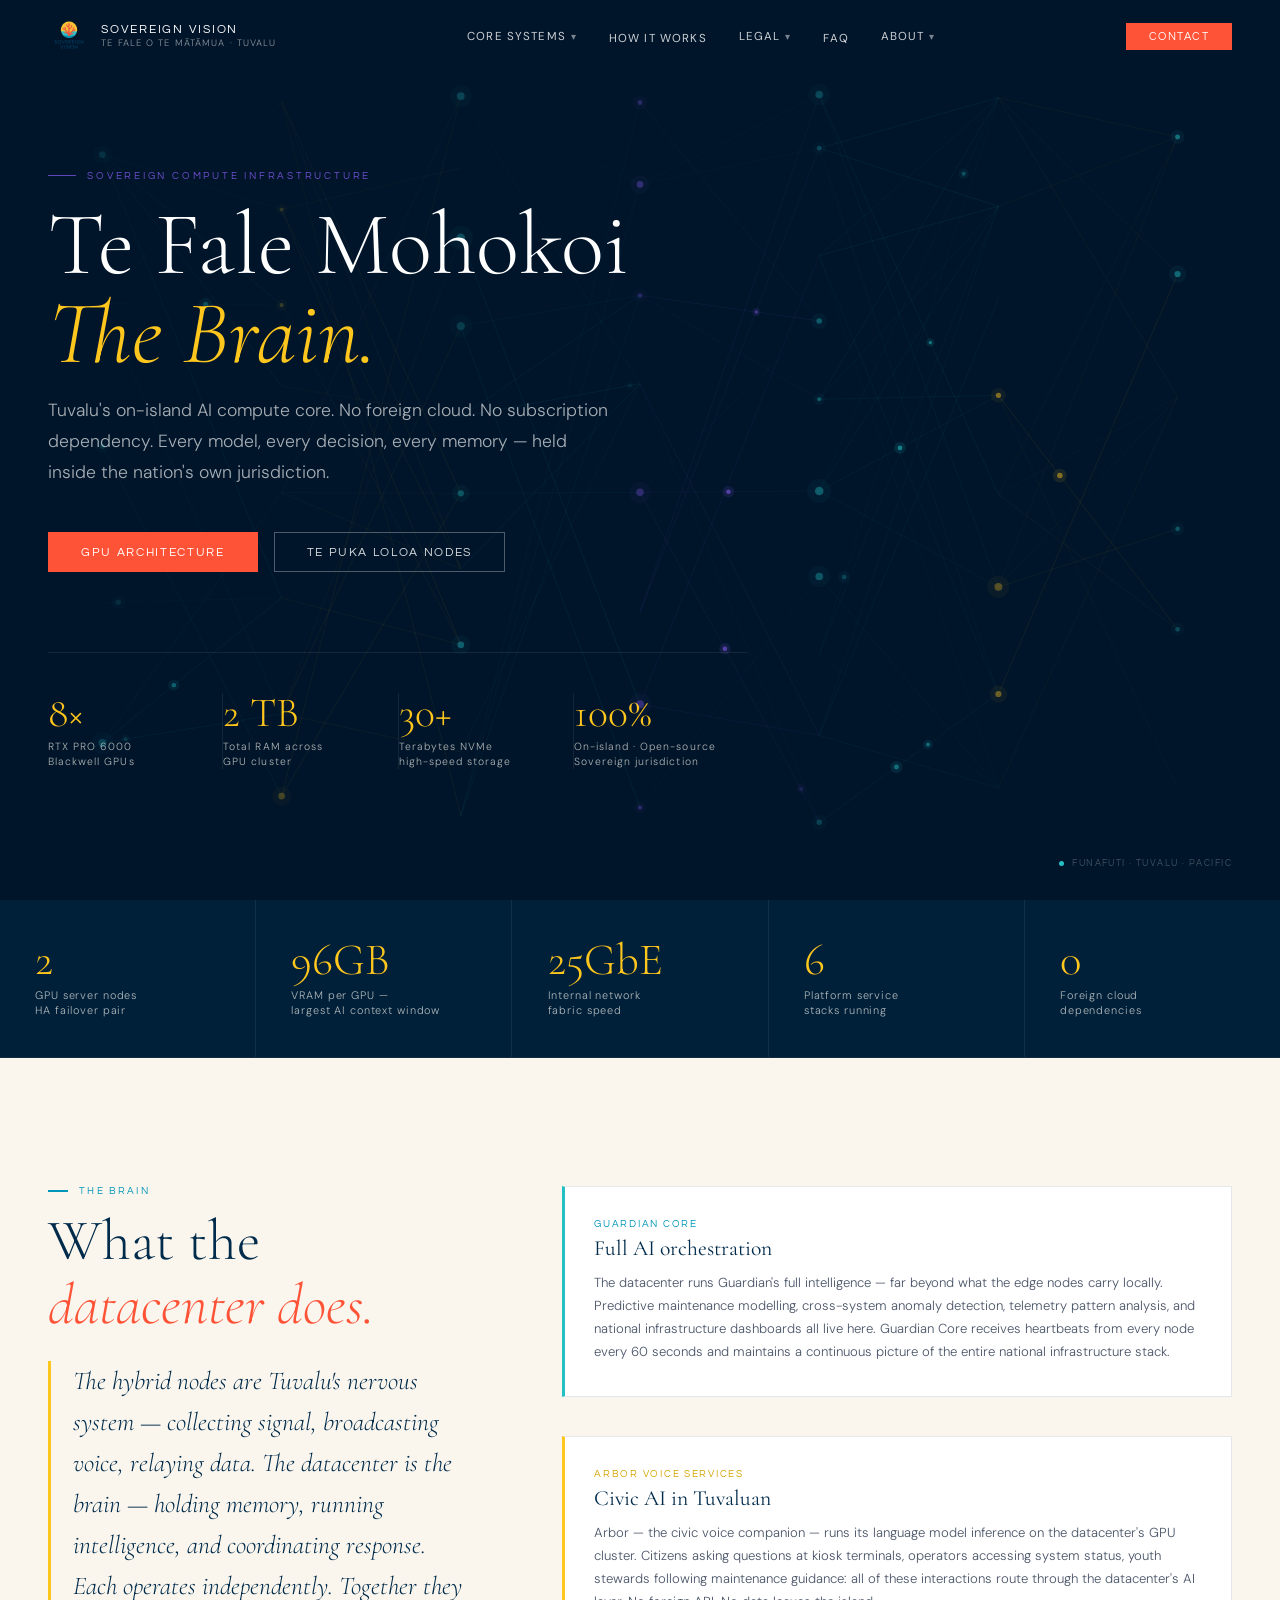
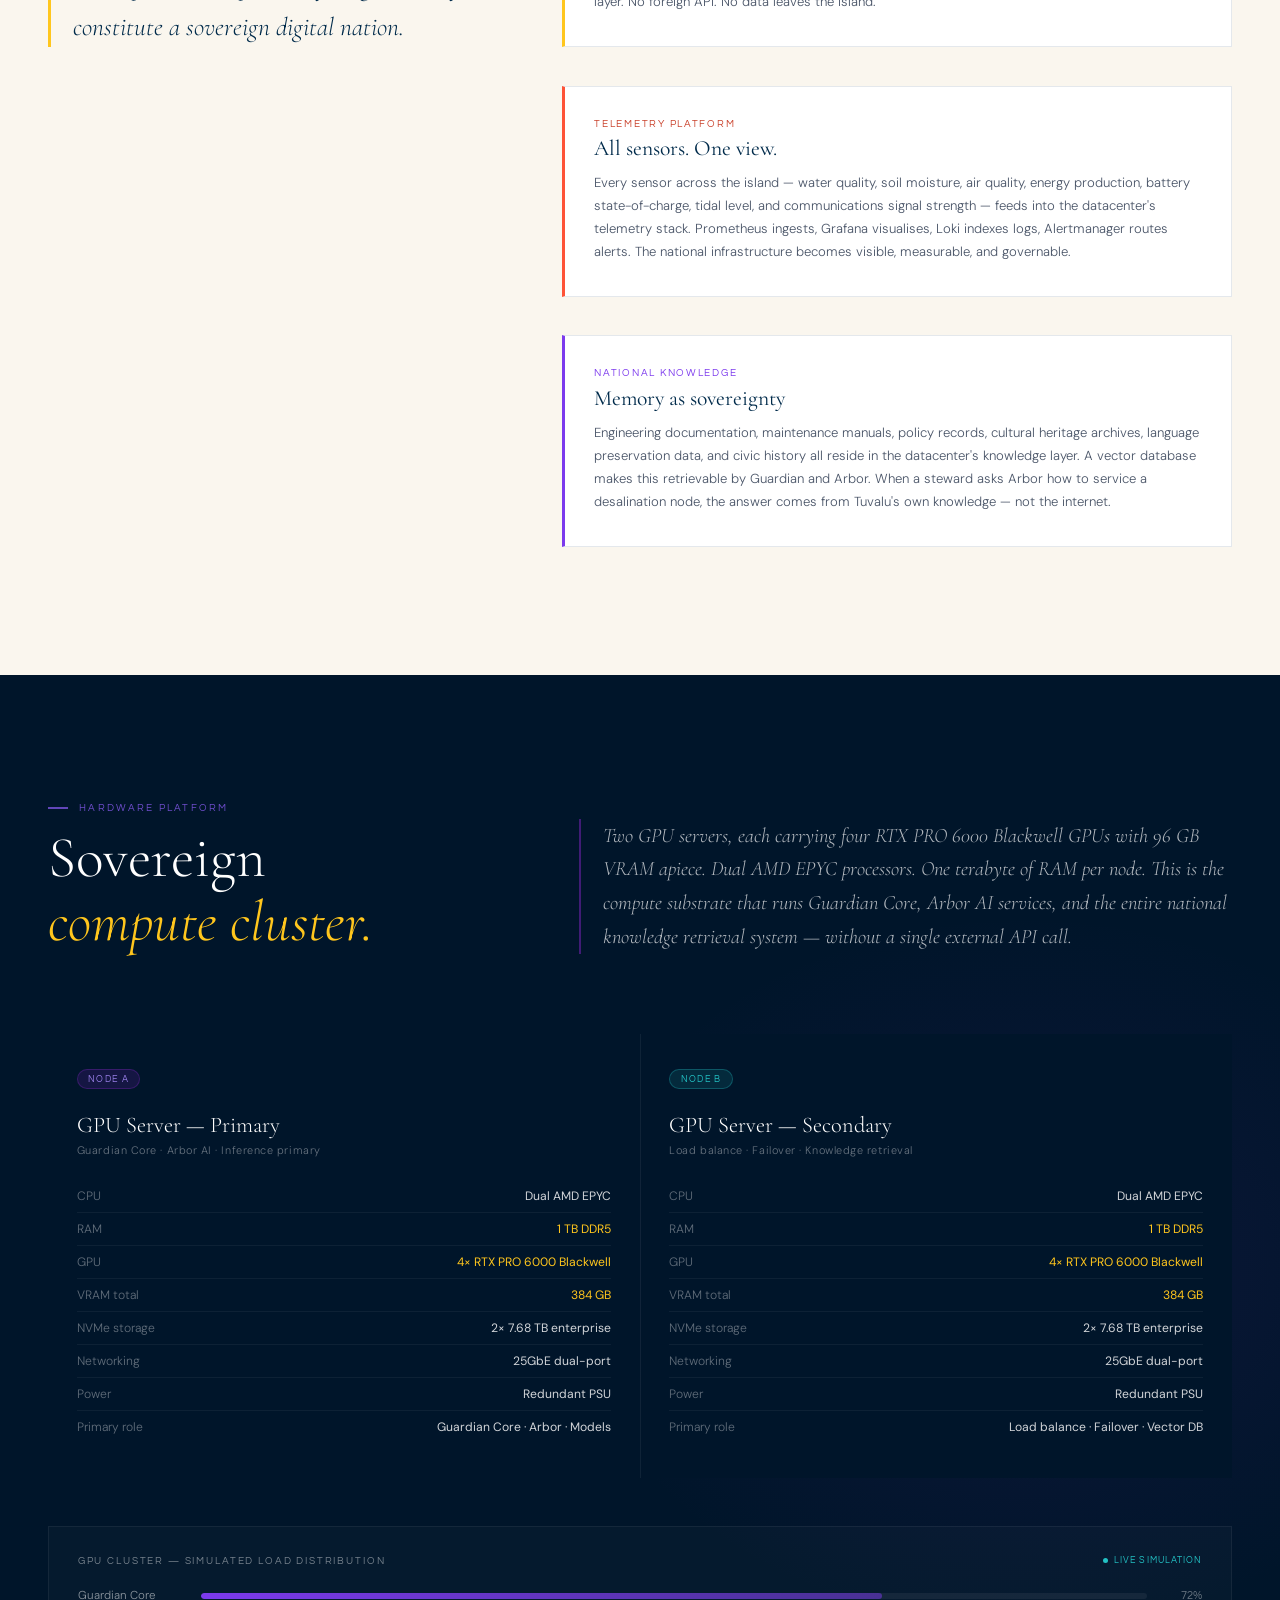
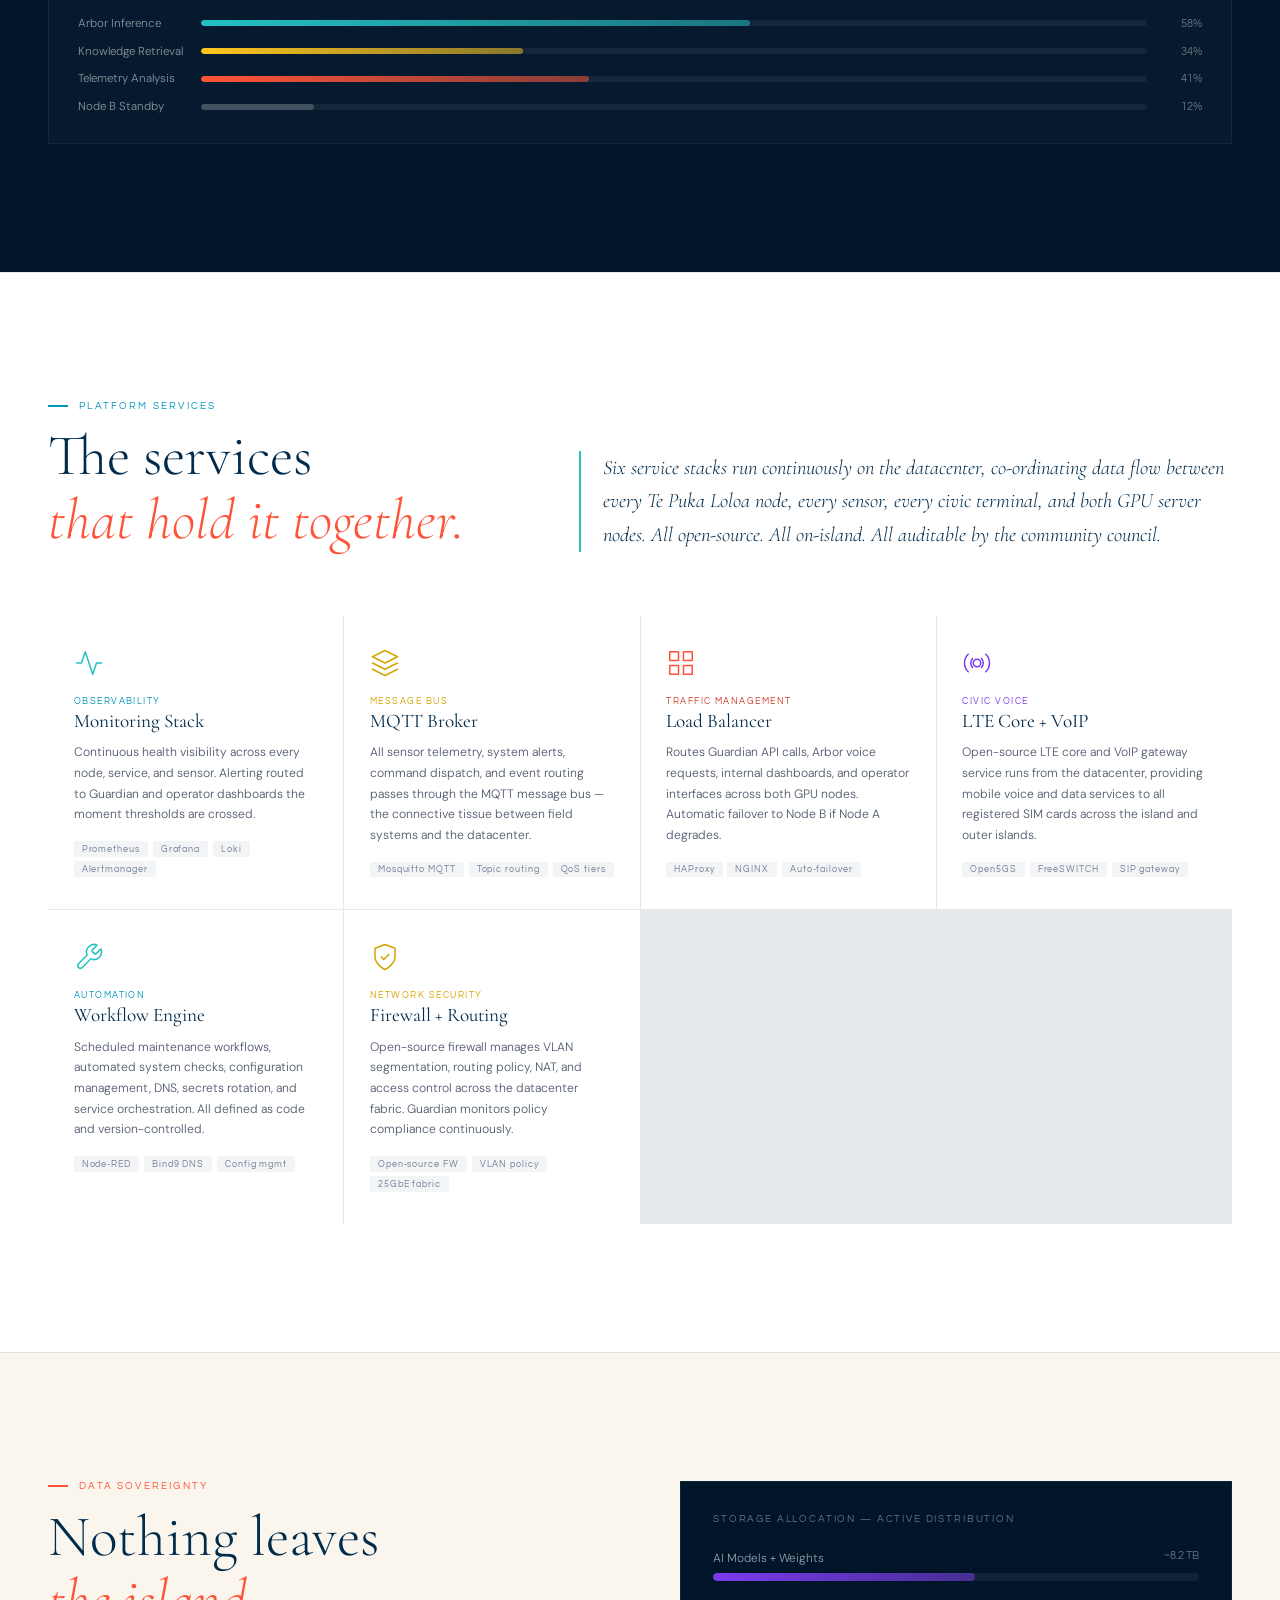
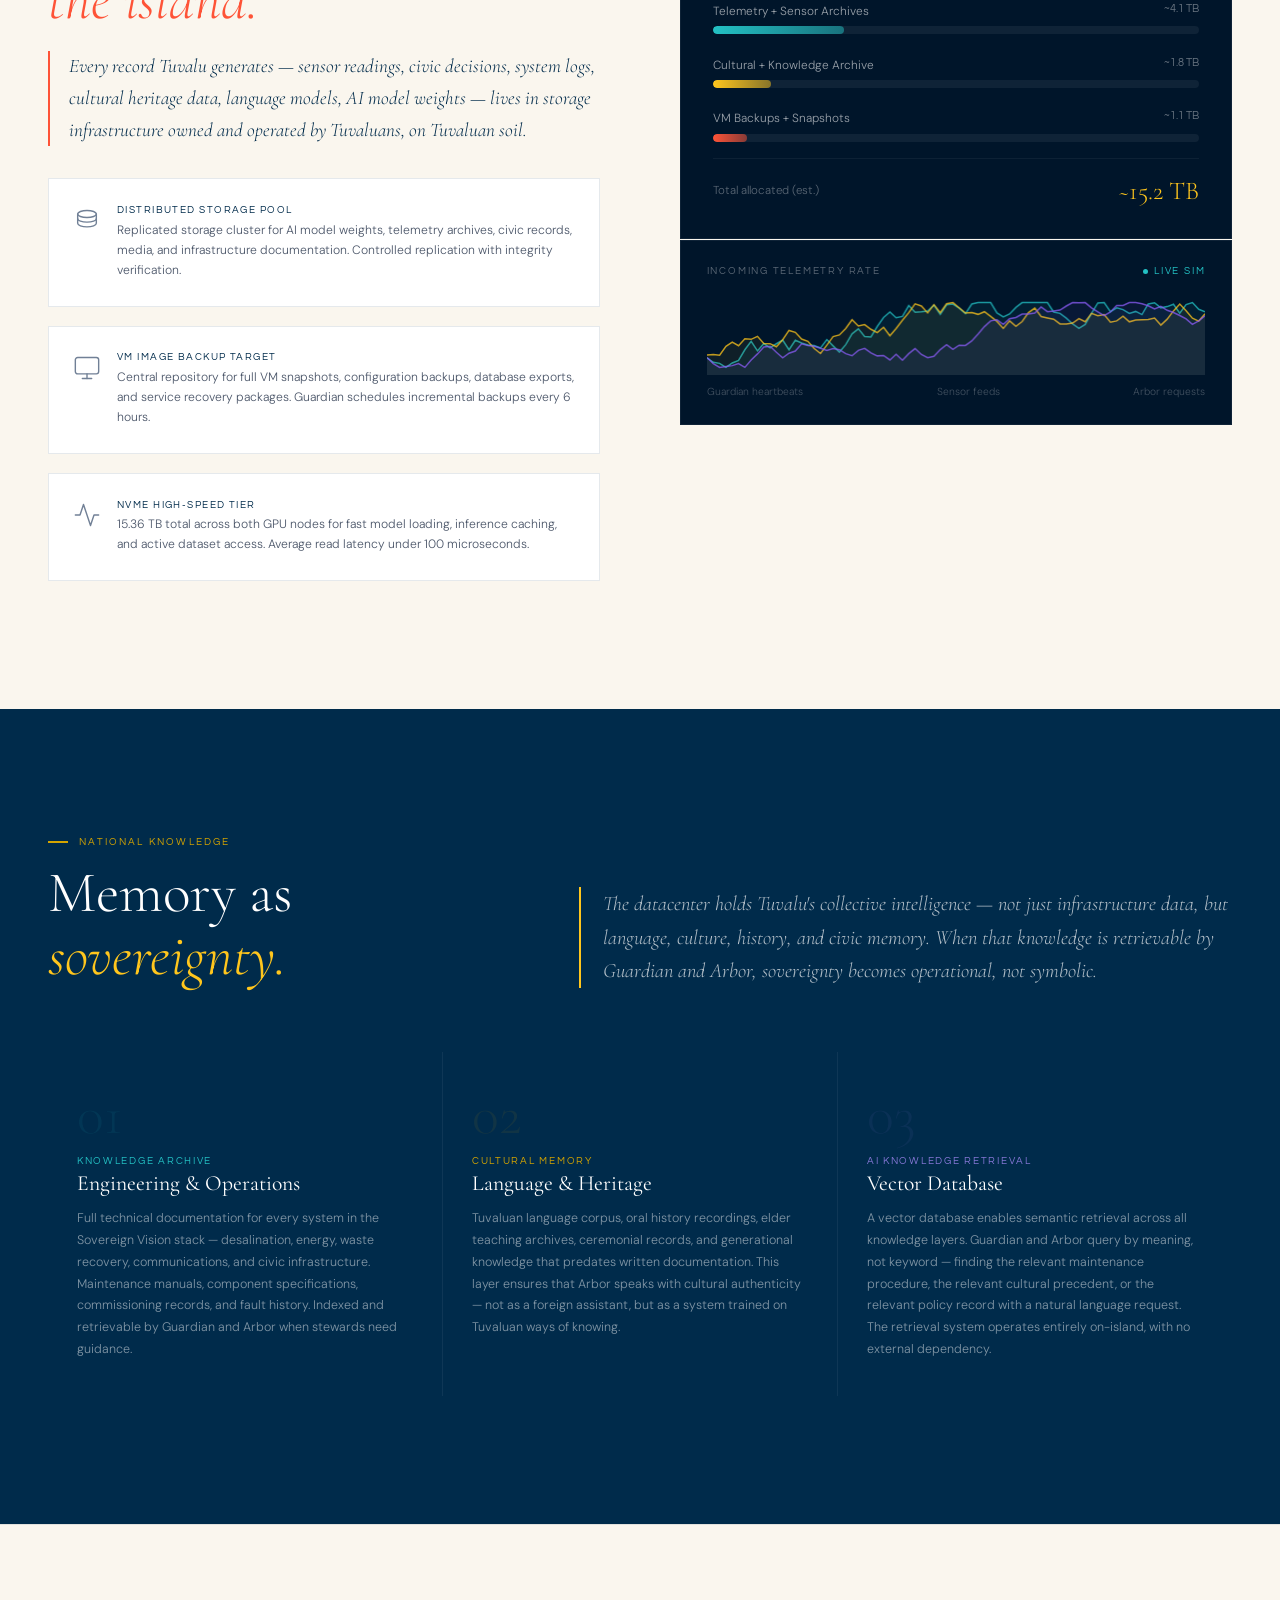
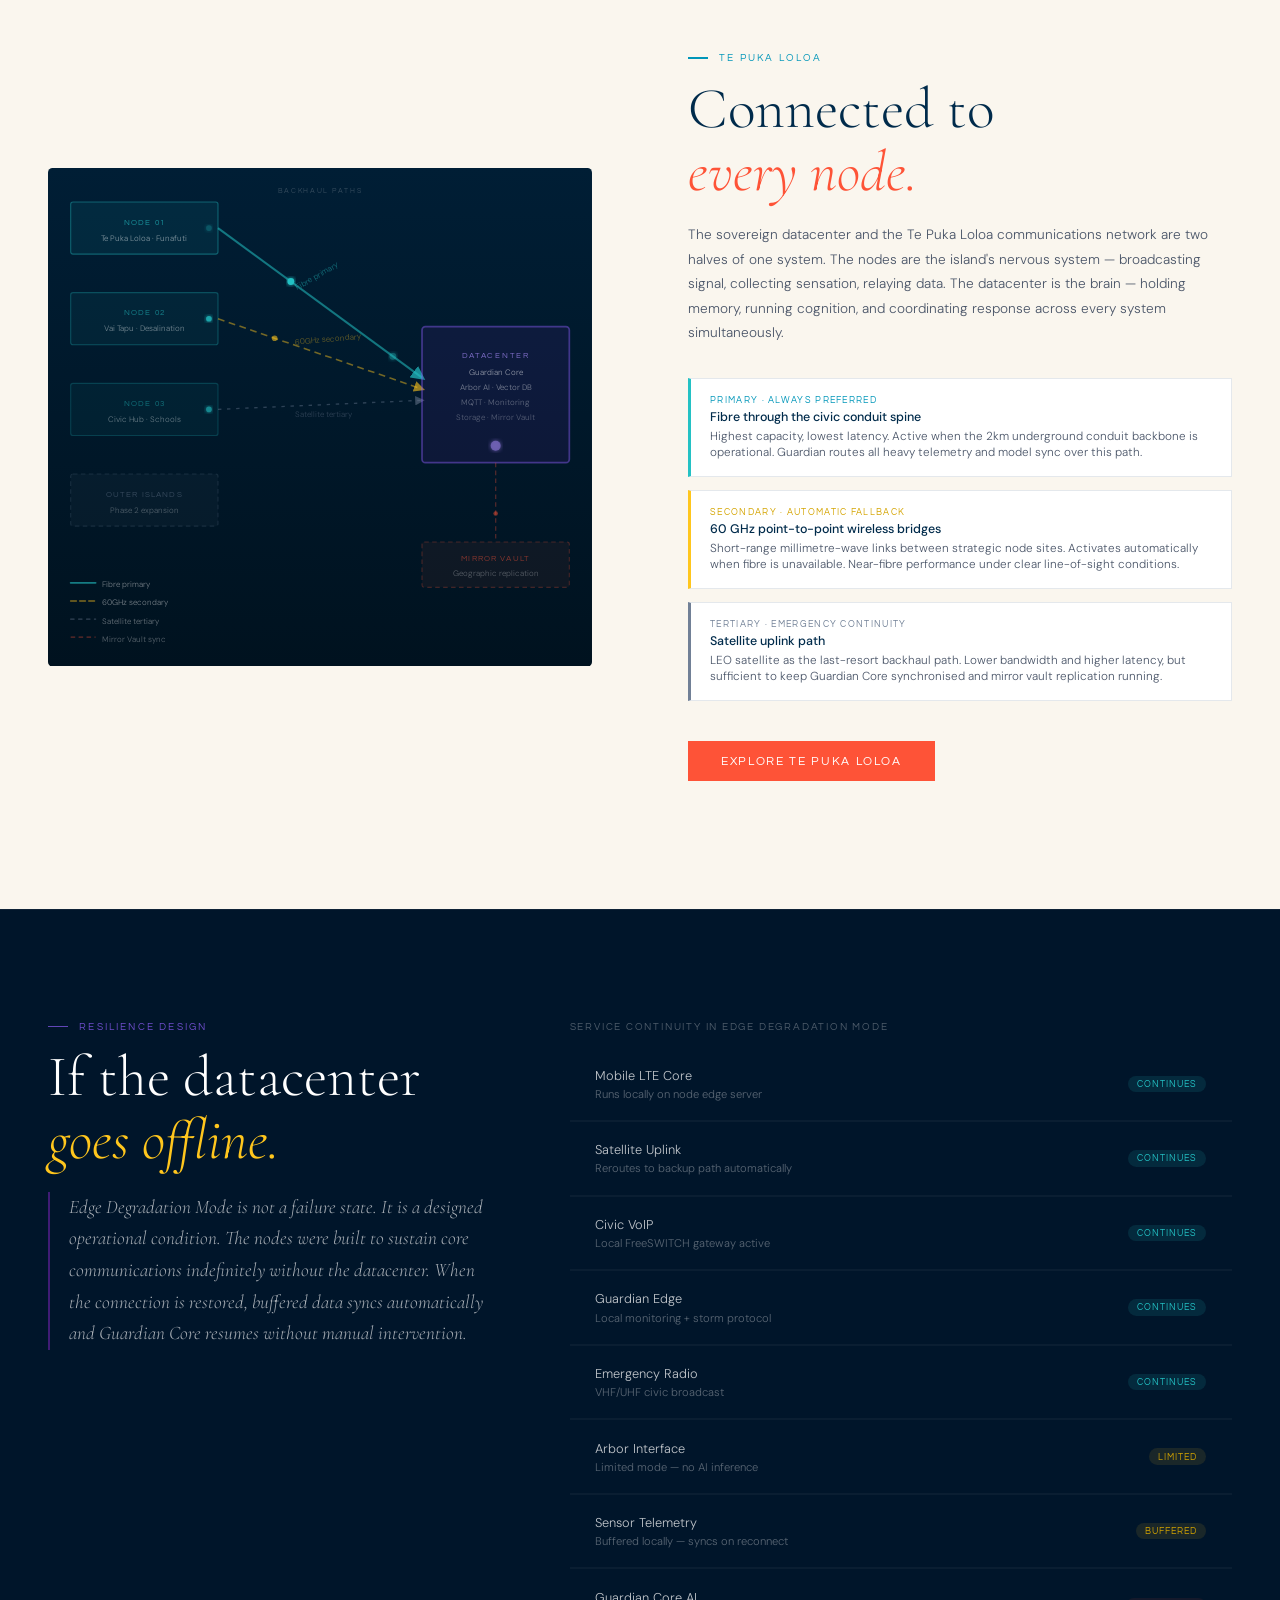
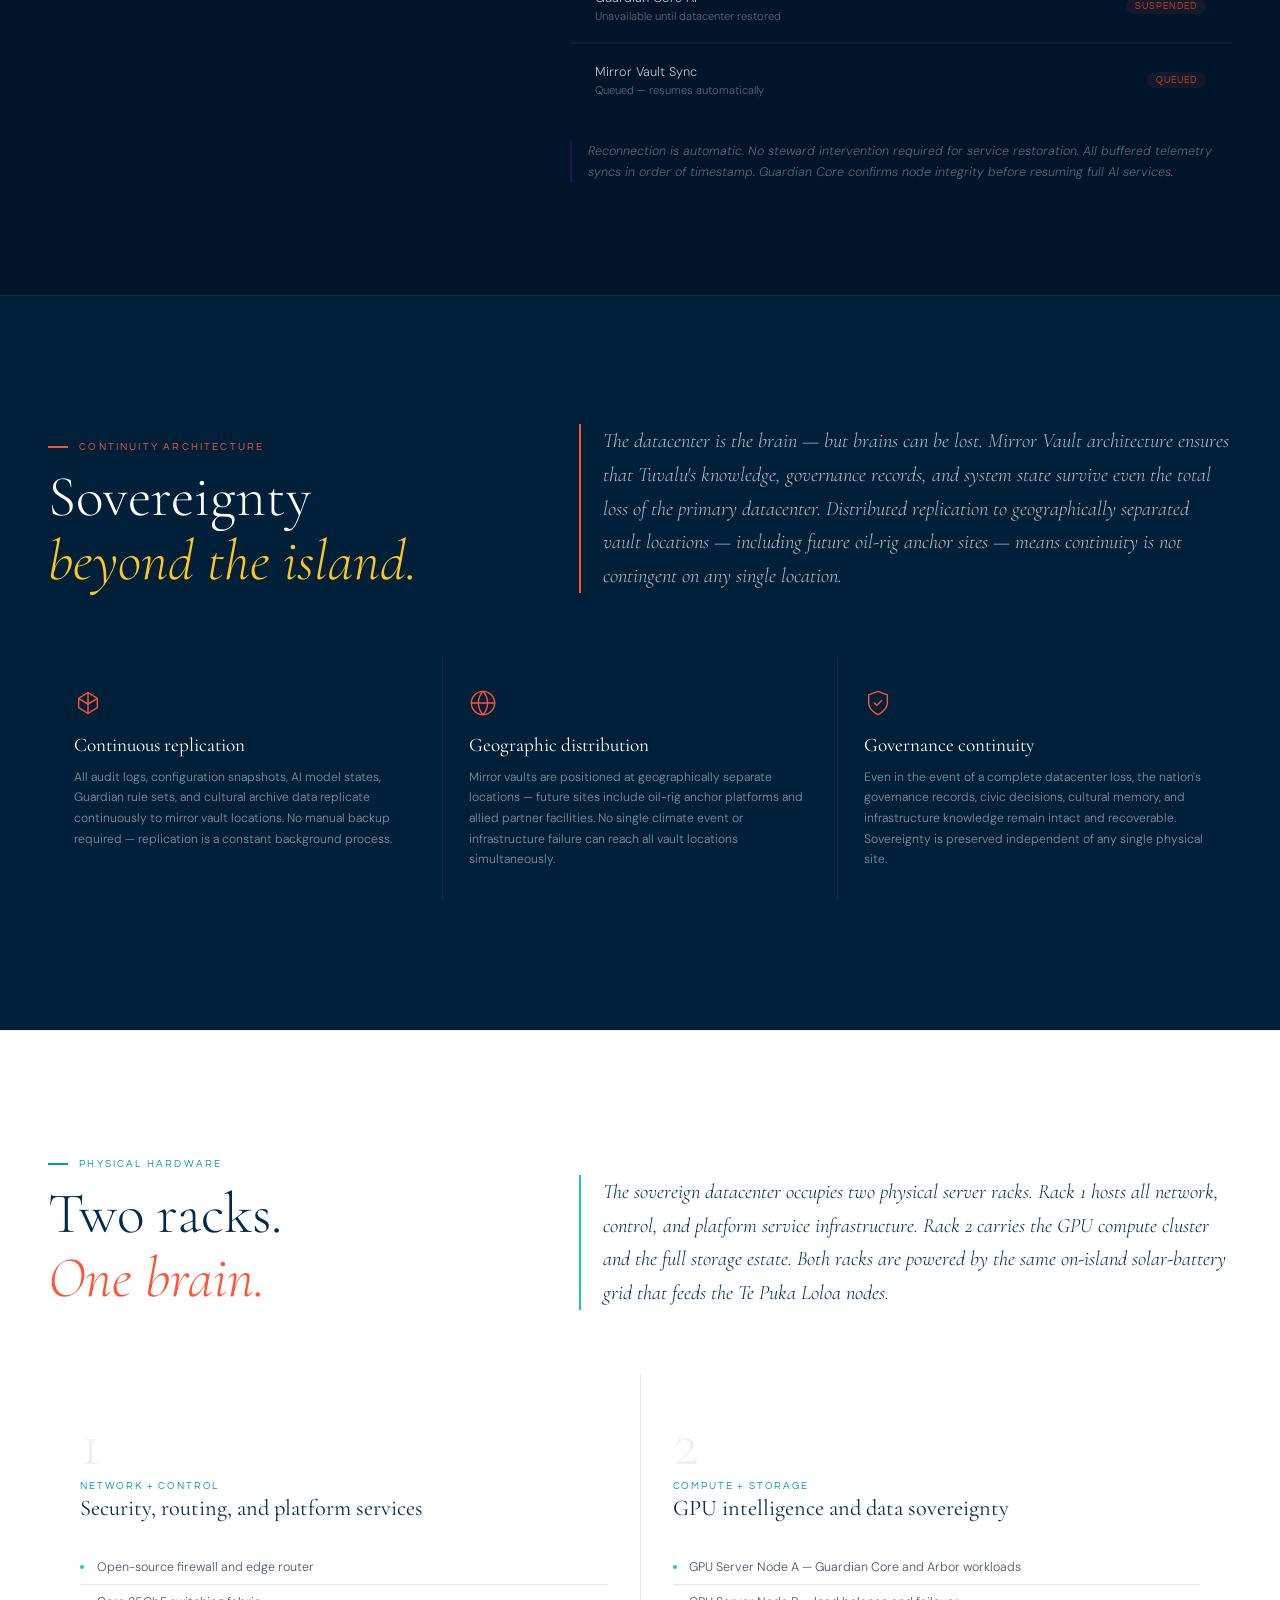
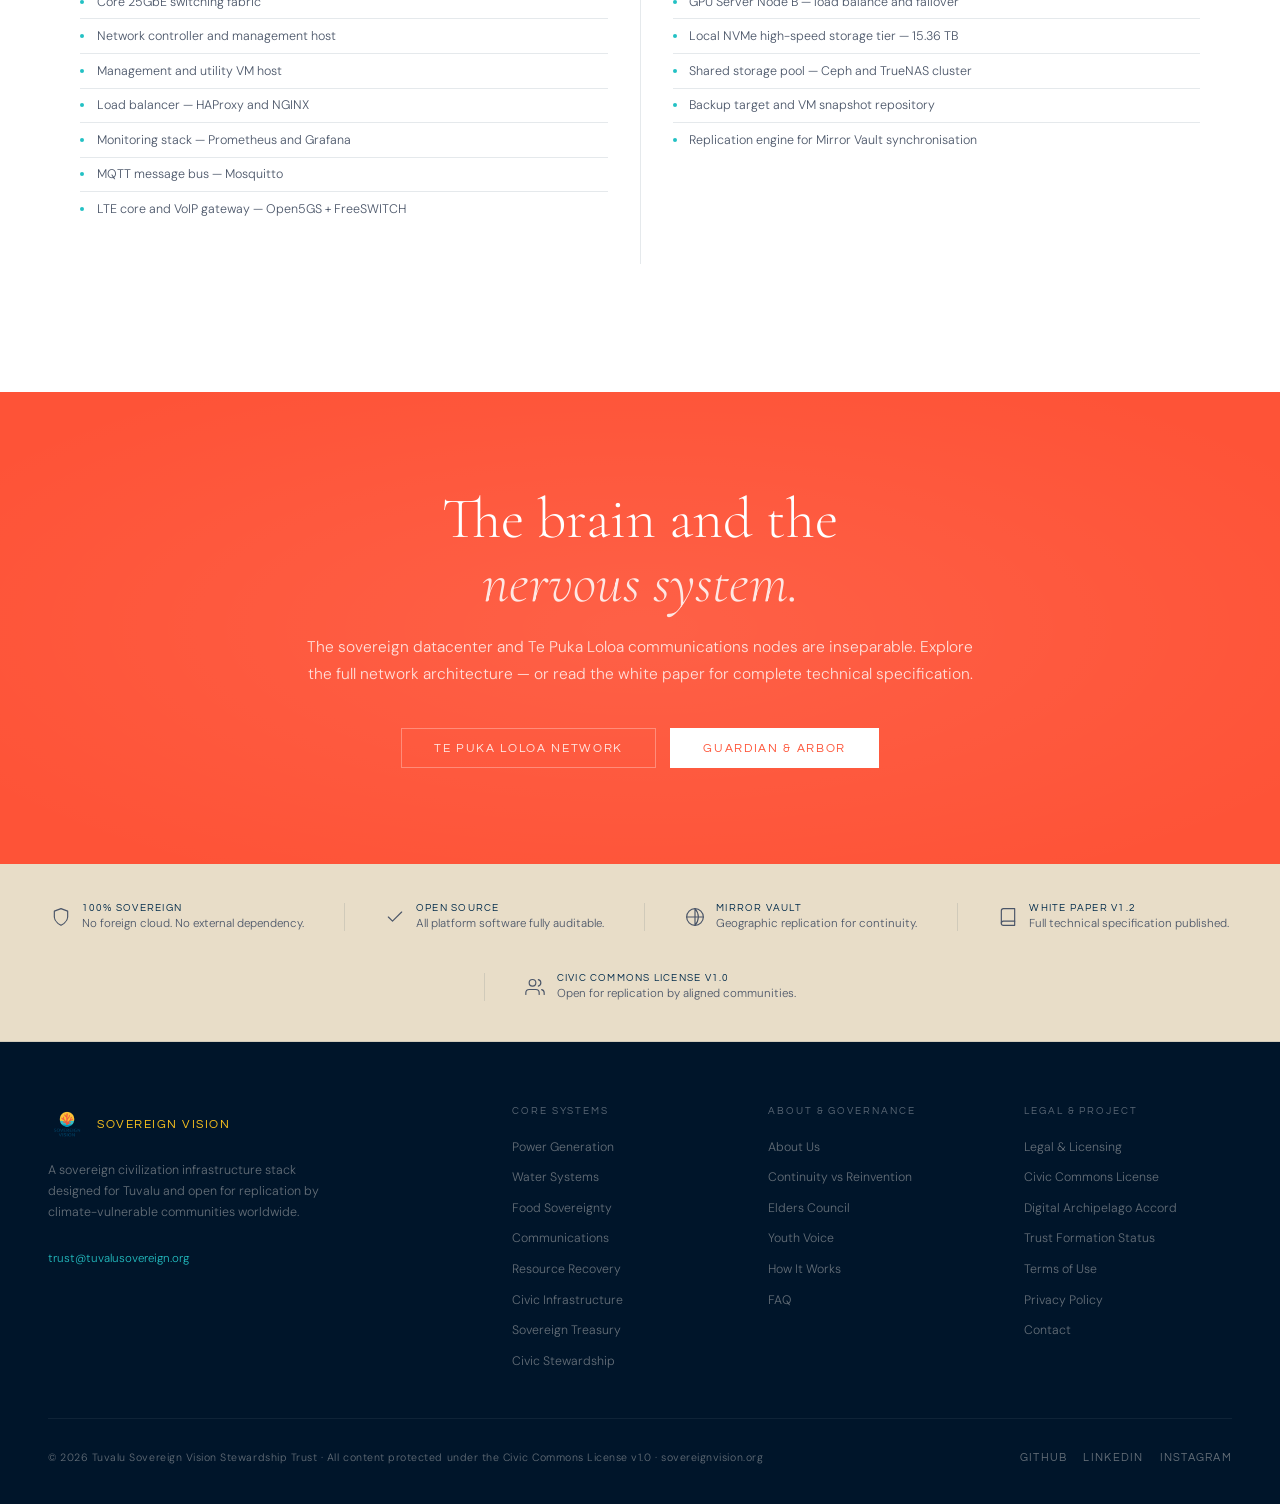
<file: datacenter.html>
<!DOCTYPE html>
<html lang="en">
<head>
<meta charset="UTF-8">
<meta name="viewport" content="width=device-width, initial-scale=1.0">
<meta name="description" content="The Sovereign Datacenter — Tuvalu's on-island AI compute core. Guardian intelligence, Arbor voice services, national knowledge retrieval, and Mirror Vault continuity. Tuvalu Sovereign Vision.">
<title>Sovereign Datacenter — Te Fale Mohokoi · Sovereign Vision</title>
<link rel="icon" type="image/png" href="images/favicon.png">
<link rel="preconnect" href="https://fonts.googleapis.com">
<link rel="preconnect" href="https://fonts.gstatic.com" crossorigin>
<link href="https://fonts.googleapis.com/css2?family=Cormorant+Garamond:ital,wght@0,300;0,400;0,600;1,300;1,400;1,600&family=Questrial&family=DM+Sans:opsz,wght@9..40,300;9..40,400;9..40,500&display=swap" rel="stylesheet">
<style>
/* ═══════════════════════════════════════════════
   DESIGN TOKENS
═══════════════════════════════════════════════ */
:root {
  --coral:        #fe5337;
  --coral-dim:    #c9402a;
  --coral-pale:   rgba(254,83,55,0.08);
  --gold:         #ffc61d;
  --gold-dim:     #d4a400;
  --gold-pale:    rgba(255,198,29,0.10);
  --teal:         #23c1c4;
  --teal-dim:     #0096b9;
  --teal-pale:    rgba(35,193,196,0.09);
  --navy:         #002b4b;
  --navy-mid:     #00203a;
  --navy-deep:    #00152a;
  --navy-light:   #0d4070;
  --purple:       #6b21a8;
  --purple-mid:   #7c3aed;
  --cream:        #faf6ee;
  --cream-mid:    #f2ead8;
  --cream-dark:   #e8ddc8;
  --stone:        #4a5568;
  --stone-light:  #718096;
  --white:        #ffffff;
  --text-on-dark: rgba(250,246,238,0.70);
  --text-dimmer:  rgba(250,246,238,0.40);
  --border-light: rgba(0,43,75,0.10);
  --ease:         cubic-bezier(0.22,1,0.36,1);
}
@media (prefers-reduced-motion: reduce) {
  *,*::before,*::after { animation-duration:.01ms!important; transition-duration:.01ms!important; }
  .reveal { opacity:1!important; transform:none!important; }
}
*,*::before,*::after { box-sizing:border-box; margin:0; padding:0; }
html { scroll-behavior:smooth; }
body { background:var(--cream); color:var(--navy); font-family:'DM Sans',sans-serif; font-weight:300; overflow-x:hidden; -webkit-font-smoothing:antialiased; }

/* ═══ NAV ═══════════════════════════════════════ */
nav { position:fixed; top:0; left:0; right:0; z-index:200; padding:0 3rem; height:72px; display:flex; align-items:center; justify-content:space-between; transition:background .4s,box-shadow .4s; }
nav.scrolled { background:rgba(255,255,255,0.96); box-shadow:0 1px 0 var(--border-light),0 4px 24px rgba(0,43,75,0.06); backdrop-filter:blur(12px); }
.nav-logo { display:flex; align-items:center; gap:.7rem; text-decoration:none; flex-shrink:0; }
.nav-logo img { width:42px; height:42px; object-fit:contain; display:block; }
.nav-logo-text { font-family:'Questrial',sans-serif; font-size:.78rem; letter-spacing:.14em; text-transform:uppercase; color:var(--navy); line-height:1.25; }
.nav-logo-text span { display:block; font-size:.58rem; letter-spacing:.12em; color:var(--stone-light); font-family:'DM Sans',sans-serif; }
nav:not(.scrolled) .nav-logo-text { color:var(--white); }
nav:not(.scrolled) .nav-logo-text span { color:rgba(255,255,255,.55); }
.nav-links { display:flex; align-items:center; gap:2rem; list-style:none; }
.nav-links a { font-size:.72rem; letter-spacing:.1em; text-transform:uppercase; color:rgba(255,255,255,.8); text-decoration:none; font-weight:400; transition:color .25s; white-space:nowrap; }
nav.scrolled .nav-links a { color:var(--stone); }
.nav-links a:hover { color:var(--coral)!important; }
.nav-dropdown { position:relative; }
.nav-dropdown > a { display:flex; align-items:center; gap:.3rem; }
.nav-dropdown > a::after { content:'▾'; font-size:.6rem; opacity:.6; transition:transform .25s; }
.nav-dropdown.active > a::after { transform:rotate(180deg); }
.nav-dropdown::after { content:''; position:absolute; top:100%; left:-20px; right:-20px; height:16px; background:transparent; display:none; }
.nav-dropdown.active::after { display:block; }
.dropdown-menu { position:absolute; top:calc(100% + 8px); left:50%; min-width:220px; background:var(--white); border:1px solid var(--border-light); box-shadow:0 12px 40px rgba(0,43,75,0.12); padding:.5rem 0; opacity:0; pointer-events:none; transform:translateX(-50%) translateY(-6px); transition:opacity .2s var(--ease),transform .2s var(--ease); }
.nav-dropdown.active .dropdown-menu { opacity:1; pointer-events:all; transform:translateX(-50%) translateY(0); }
.dropdown-menu a { display:block; padding:.6rem 1.2rem; font-size:.72rem; letter-spacing:.07em; text-transform:uppercase; color:var(--navy)!important; text-decoration:none; transition:background .18s,color .18s; white-space:nowrap; }
.dropdown-menu a:hover { background:var(--coral-pale); color:var(--coral)!important; }
.nav-cta { background:var(--coral); color:var(--white)!important; padding:.5rem 1.4rem; font-size:.7rem; letter-spacing:.14em; text-transform:uppercase; font-family:'Questrial',sans-serif; text-decoration:none; transition:background .25s,transform .2s; white-space:nowrap; flex-shrink:0; }
.nav-cta:hover { background:var(--coral-dim); transform:translateY(-1px); }
.hamburger { display:none; flex-direction:column; gap:5px; cursor:pointer; padding:4px; }
.hamburger span { width:22px; height:1.5px; background:var(--white); display:block; transition:all .3s var(--ease); }
nav.scrolled .hamburger span { background:var(--navy); }
.hamburger.open span:nth-child(1) { transform:rotate(45deg) translate(4.7px,4.7px); }
.hamburger.open span:nth-child(2) { opacity:0; }
.hamburger.open span:nth-child(3) { transform:rotate(-45deg) translate(4.7px,-4.7px); }
.mobile-menu { display:none; position:fixed; inset:0; z-index:199; background:var(--navy-deep); flex-direction:column; align-items:center; justify-content:center; gap:1.8rem; opacity:0; pointer-events:none; transition:opacity .35s; }
.mobile-menu.open { opacity:1; pointer-events:all; }
.mobile-menu a { font-family:'Cormorant Garamond',serif; font-size:2rem; font-weight:300; color:var(--white); text-decoration:none; letter-spacing:.04em; transition:color .25s; }
.mobile-menu a:hover { color:var(--gold); }
.mobile-menu .m-cta { font-family:'Questrial',sans-serif; font-size:.76rem; letter-spacing:.16em; text-transform:uppercase; color:var(--coral); border:1px solid var(--coral); padding:.65rem 2rem; margin-top:.5rem; }

/* ═══ BUTTONS ════════════════════════════════════ */
.btn-coral { background:var(--coral); color:var(--white); border:1.5px solid var(--coral); padding:.8rem 2rem; font-family:'Questrial',sans-serif; font-size:.74rem; letter-spacing:.14em; text-transform:uppercase; text-decoration:none; display:inline-block; transition:background .25s,transform .2s; }
.btn-coral:hover { background:var(--coral-dim); border-color:var(--coral-dim); transform:translateY(-2px); }
.btn-ghost { background:transparent; color:rgba(255,255,255,.85); border:1.5px solid rgba(255,255,255,.3); padding:.8rem 2rem; font-family:'Questrial',sans-serif; font-size:.74rem; letter-spacing:.14em; text-transform:uppercase; text-decoration:none; display:inline-block; transition:all .25s; }
.btn-ghost:hover { border-color:var(--white); color:var(--white); transform:translateY(-2px); }

/* ═══ TYPOGRAPHY ═════════════════════════════════ */
.h2 { font-family:'Cormorant Garamond',serif; font-size:clamp(2.4rem,4.5vw,4.2rem); font-weight:300; color:var(--navy); line-height:1.1; }
.h2 em { font-style:italic; color:var(--coral); }
.h2-white { color:var(--white); }
.h2-white em { color:var(--gold); }
.body-text { font-size:.88rem; color:var(--stone); line-height:1.8; }
.section-tag { font-family:'Questrial',sans-serif; font-size:.62rem; letter-spacing:.22em; text-transform:uppercase; color:var(--coral); margin-bottom:.9rem; display:flex; align-items:center; gap:.7rem; }
.section-tag::before { content:''; width:20px; height:1.5px; background:var(--coral); flex-shrink:0; }
.section-tag.teal { color:var(--teal-dim); }
.section-tag.teal::before { background:var(--teal-dim); }
.section-tag.gold { color:var(--gold-dim); }
.section-tag.gold::before { background:var(--gold-dim); }
.section-tag.white { color:rgba(255,255,255,.7); }
.section-tag.white::before { background:rgba(255,255,255,.5); }
.section-tag.purple { color:rgba(139,92,246,.8); }
.section-tag.purple::before { background:rgba(139,92,246,.7); }

/* ═══ REVEAL ANIMATIONS ══════════════════════════ */
.reveal { opacity:0; transform:translateY(22px); transition:opacity .7s var(--ease),transform .7s var(--ease); }
.reveal.visible { opacity:1; transform:none; }
.reveal-left { opacity:0; transform:translateX(-22px); transition:opacity .65s var(--ease),transform .65s var(--ease); }
.reveal-left.visible { opacity:1; transform:none; }

/* ═══ HERO ═══════════════════════════════════════ */
.page-hero { position:relative; min-height:100svh; display:flex; align-items:center; background:var(--navy-deep); overflow:hidden; }
#hero-canvas { position:absolute; inset:0; width:100%; height:100%; }
.hero-overlay { position:absolute; inset:0; background:linear-gradient(135deg,rgba(0,21,42,.85) 0%,rgba(0,21,42,.3) 60%,rgba(0,21,42,.6) 100%); pointer-events:none; }
.page-hero-inner { position:relative; z-index:2; max-width:1360px; width:100%; margin:0 auto; padding:160px 3rem 120px; }
.hero-eyebrow { font-family:'Questrial',sans-serif; font-size:.62rem; letter-spacing:.28em; text-transform:uppercase; color:rgba(139,92,246,.8); margin-bottom:1.2rem; display:flex; align-items:center; gap:.7rem; }
.hero-eyebrow::before { content:''; width:28px; height:1.5px; background:rgba(139,92,246,.7); flex-shrink:0; }
.hero-h1 { font-family:'Cormorant Garamond',serif; font-size:clamp(3.2rem,7vw,7.5rem); font-weight:300; color:var(--white); line-height:1.0; margin-bottom:1rem; }
.hero-h1 em { font-style:italic; color:var(--gold); }
.hero-sub { font-size:clamp(.9rem,1.4vw,1.1rem); color:rgba(255,255,255,.65); line-height:1.75; max-width:560px; margin-bottom:2.8rem; }
.hero-actions { display:flex; gap:1rem; flex-wrap:wrap; }
.hero-stats { display:flex; gap:0; margin-top:5rem; border-top:1px solid rgba(255,255,255,.08); padding-top:2.5rem; max-width:700px; }
.hstat { flex:1; padding-right:2rem; border-right:1px solid rgba(255,255,255,.07); }
.hstat:last-child { border-right:none; }
.hstat-n { font-family:'Cormorant Garamond',serif; font-size:2.6rem; font-weight:300; color:var(--gold); line-height:1; margin-bottom:.3rem; }
.hstat-l { font-size:.65rem; letter-spacing:.1em; color:var(--text-on-dark); line-height:1.45; }
.hero-meta { position:absolute; bottom:2rem; right:3rem; font-family:'Questrial',sans-serif; font-size:.56rem; letter-spacing:.16em; text-transform:uppercase; color:rgba(255,255,255,.25); display:flex; align-items:center; gap:.5rem; }
.hero-meta::before { content:''; width:5px; height:5px; border-radius:50%; background:var(--teal); animation:pulseDot 2.5s infinite; }
@keyframes pulseDot { 0%,100%{box-shadow:0 0 0 0 rgba(35,193,196,.5);}50%{box-shadow:0 0 0 6px rgba(35,193,196,0);} }

/* ═══ INTRO BAND ═════════════════════════════════ */
.intro-section { background:var(--navy-mid); padding:0; border-bottom:1px solid rgba(255,255,255,.06); }
.intro-stats { display:flex; max-width:1360px; margin:0 auto; }
.stat { flex:1; padding:2.4rem 2.2rem; border-right:1px solid rgba(255,255,255,.07); }
.stat:last-child { border-right:none; }
.stat-n { font-family:'Cormorant Garamond',serif; font-size:2.8rem; font-weight:300; color:var(--gold); line-height:1; margin-bottom:.3rem; }
.stat-l { font-size:.68rem; letter-spacing:.08em; color:var(--text-on-dark); line-height:1.4; }

/* ═══ WHAT IS THE DATACENTER ════════════════════ */
.what-section { background:var(--cream); padding:8rem 3rem; }
.what-inner { max-width:1360px; margin:0 auto; display:grid; grid-template-columns:1fr 1.6fr; gap:6rem; align-items:start; }
.what-left { position:sticky; top:96px; }
.what-pull { font-family:'Cormorant Garamond',serif; font-size:clamp(1.15rem,2vw,1.65rem); font-weight:300; font-style:italic; color:var(--navy); line-height:1.6; border-left:3px solid var(--gold); padding-left:1.4rem; margin-top:1.5rem; }
.what-right { display:flex; flex-direction:column; gap:2.4rem; }
.what-card { background:var(--white); border:1px solid var(--border-light); padding:2rem 1.8rem; border-left:3px solid var(--teal); transition:box-shadow .3s; }
.what-card:hover { box-shadow:0 8px 32px rgba(0,43,75,.08); }
.what-card-label { font-family:'Questrial',sans-serif; font-size:.6rem; letter-spacing:.18em; text-transform:uppercase; color:var(--teal-dim); margin-bottom:.4rem; }
.what-card-title { font-family:'Cormorant Garamond',serif; font-size:1.35rem; font-weight:400; color:var(--navy); margin-bottom:.7rem; }
.what-card p { font-size:.82rem; color:var(--stone); line-height:1.75; }
.what-card.gold-accent { border-left-color:var(--gold); }
.what-card.gold-accent .what-card-label { color:var(--gold-dim); }
.what-card.coral-accent { border-left-color:var(--coral); }
.what-card.coral-accent .what-card-label { color:var(--coral-dim); }
.what-card.purple-accent { border-left-color:var(--purple-mid); }
.what-card.purple-accent .what-card-label { color:var(--purple-mid); }

/* ═══ GPU COMPUTE SECTION ════════════════════════ */
.compute-section { background:var(--navy-deep); padding:8rem 3rem; position:relative; overflow:hidden; }
.compute-section::before { content:''; position:absolute; inset:0; background:radial-gradient(ellipse 60% 50% at 80% 50%,rgba(107,33,168,.12) 0%,transparent 60%); pointer-events:none; }
.compute-inner { max-width:1360px; margin:0 auto; position:relative; z-index:1; }
.compute-header { display:grid; grid-template-columns:1fr 1.4fr; gap:4rem; align-items:end; margin-bottom:5rem; }
.compute-pull { font-family:'Cormorant Garamond',serif; font-size:clamp(1rem,1.6vw,1.35rem); font-weight:300; font-style:italic; color:rgba(255,255,255,.7); line-height:1.65; border-left:2px solid rgba(107,33,168,.6); padding-left:1.4rem; }

/* GPU spec cards */
.gpu-grid { display:grid; grid-template-columns:1fr 1fr; gap:1px; background:rgba(255,255,255,.06); margin-bottom:3rem; }
.gpu-card { background:var(--navy-deep); padding:2.2rem 1.8rem; }
.gpu-card-header { display:flex; align-items:center; gap:1rem; margin-bottom:1.4rem; }
.gpu-badge { font-family:'Questrial',sans-serif; font-size:.58rem; letter-spacing:.14em; text-transform:uppercase; padding:.25rem .65rem; border-radius:100px; }
.gpu-badge-a { background:rgba(107,33,168,.2); color:rgba(167,139,250,.9); border:1px solid rgba(107,33,168,.4); }
.gpu-badge-b { background:rgba(35,193,196,.12); color:var(--teal); border:1px solid rgba(35,193,196,.3); }
.gpu-card-name { font-family:'Cormorant Garamond',serif; font-size:1.4rem; font-weight:300; color:var(--white); margin-bottom:.3rem; }
.gpu-card-sub { font-size:.68rem; color:rgba(255,255,255,.4); letter-spacing:.05em; }
.gpu-spec-list { list-style:none; display:flex; flex-direction:column; gap:0; }
.gpu-spec-list li { display:flex; justify-content:space-between; align-items:baseline; padding:.5rem 0; border-bottom:1px solid rgba(255,255,255,.05); font-size:.76rem; gap:.8rem; }
.gpu-spec-list li:last-child { border-bottom:none; }
.gpu-key { color:rgba(255,255,255,.38); flex-shrink:0; }
.gpu-val { color:rgba(255,255,255,.82); text-align:right; font-weight:400; }
.gpu-val.highlight { color:var(--gold); }

/* GPU utilisation chart */
.gpu-chart-wrap { background:rgba(255,255,255,.02); border:1px solid rgba(255,255,255,.06); padding:1.8rem; }
.gpu-chart-header { display:flex; align-items:center; justify-content:space-between; margin-bottom:1.4rem; }
.gpu-chart-title { font-family:'Questrial',sans-serif; font-size:.64rem; letter-spacing:.18em; text-transform:uppercase; color:rgba(255,255,255,.45); }
.gpu-live-badge { display:flex; align-items:center; gap:.4rem; font-family:'Questrial',sans-serif; font-size:.56rem; letter-spacing:.12em; text-transform:uppercase; color:var(--teal); }
.gpu-live-dot { width:5px; height:5px; border-radius:50%; background:var(--teal); animation:pulseDot 2s infinite; }
.gpu-bars { display:flex; flex-direction:column; gap:.8rem; }
.gpu-bar-row { display:grid; grid-template-columns:110px 1fr 42px; align-items:center; gap:.8rem; }
.gpu-bar-label { font-size:.72rem; color:rgba(255,255,255,.55); white-space:nowrap; }
.gpu-bar-track { height:6px; background:rgba(255,255,255,.06); border-radius:3px; overflow:hidden; }
.gpu-bar-fill { height:100%; border-radius:3px; transition:width 1.4s var(--ease); }
.gpu-bar-pct { font-size:.68rem; color:rgba(255,255,255,.4); text-align:right; font-family:'Questrial',sans-serif; }

/* ═══ PLATFORM SERVICES ══════════════════════════ */
.platform-section { background:var(--white); padding:8rem 3rem; border-top:1px solid var(--border-light); }
.platform-inner { max-width:1360px; margin:0 auto; }
.platform-header { display:grid; grid-template-columns:1fr 1.4fr; gap:4rem; align-items:end; margin-bottom:4rem; }
.platform-pull { font-family:'Cormorant Garamond',serif; font-size:clamp(1rem,1.6vw,1.35rem); font-weight:300; font-style:italic; color:var(--navy); line-height:1.65; border-left:2px solid var(--teal); padding-left:1.4rem; }
.platform-grid { display:grid; grid-template-columns:repeat(4,1fr); gap:1px; background:var(--border-light); }
.platform-card { background:var(--white); padding:2rem 1.6rem; transition:background .25s; position:relative; overflow:hidden; }
.platform-card:hover { background:#fdfbf7; }
.platform-card::after { content:''; position:absolute; bottom:0; left:0; right:0; height:2px; transform:scaleX(0); transform-origin:left; transition:transform .35s var(--ease); }
.platform-card:hover::after { transform:scaleX(1); }
.pc-teal::after { background:var(--teal); }
.pc-gold::after { background:var(--gold); }
.pc-coral::after { background:var(--coral); }
.pc-purple::after { background:var(--purple-mid); }
.platform-icon { width:30px; height:30px; margin-bottom:1.1rem; }
.platform-icon svg { width:30px; height:30px; stroke-width:1.2; fill:none; stroke-linecap:round; stroke-linejoin:round; }
.pc-teal .platform-icon svg { stroke:var(--teal); }
.pc-gold .platform-icon svg { stroke:var(--gold-dim); }
.pc-coral .platform-icon svg { stroke:var(--coral); }
.pc-purple .platform-icon svg { stroke:var(--purple-mid); }
.platform-label { font-family:'Questrial',sans-serif; font-size:.58rem; letter-spacing:.16em; text-transform:uppercase; margin-bottom:.25rem; }
.pc-teal .platform-label { color:var(--teal-dim); }
.pc-gold .platform-label { color:var(--gold-dim); }
.pc-coral .platform-label { color:var(--coral-dim); }
.pc-purple .platform-label { color:var(--purple-mid); }
.platform-name { font-family:'Cormorant Garamond',serif; font-size:1.2rem; font-weight:400; color:var(--navy); margin-bottom:.6rem; line-height:1.2; }
.platform-desc { font-size:.76rem; color:var(--stone); line-height:1.7; }
.platform-stack { margin-top:1rem; display:flex; flex-wrap:wrap; gap:.3rem; }
.stack-tag { font-family:'Questrial',sans-serif; font-size:.58rem; letter-spacing:.1em; background:rgba(0,43,75,.05); color:var(--stone-light); padding:.18rem .5rem; border-radius:2px; }

/* ═══ STORAGE & CONTINUITY ═══════════════════════ */
.storage-section { background:var(--cream); padding:8rem 3rem; border-top:1px solid var(--border-light); }
.storage-inner { max-width:1360px; margin:0 auto; display:grid; grid-template-columns:1fr 1fr; gap:5rem; align-items:start; }
.storage-left h2 { margin-bottom:1rem; }
.storage-pull { font-family:'Cormorant Garamond',serif; font-size:clamp(1rem,1.5vw,1.2rem); font-weight:300; font-style:italic; color:var(--navy); line-height:1.65; border-left:2px solid var(--coral); padding-left:1.2rem; margin:1.2rem 0 2rem; }
.storage-items { display:flex; flex-direction:column; gap:1.2rem; }
.storage-item { background:var(--white); border:1px solid var(--border-light); padding:1.6rem 1.5rem; display:flex; gap:1rem; align-items:flex-start; transition:box-shadow .25s; }
.storage-item:hover { box-shadow:0 4px 18px rgba(0,43,75,.07); }
.si-icon { width:28px; height:28px; flex-shrink:0; margin-top:.1rem; }
.si-icon svg { width:28px; height:28px; stroke:var(--stone-light); stroke-width:1.2; fill:none; stroke-linecap:round; stroke-linejoin:round; }
.si-name { font-family:'Questrial',sans-serif; font-size:.64rem; letter-spacing:.14em; text-transform:uppercase; color:var(--navy); margin-bottom:.3rem; }
.si-desc { font-size:.76rem; color:var(--stone); line-height:1.65; }

/* Storage capacity chart */
.storage-chart { background:var(--navy-deep); padding:2rem; border:1px solid rgba(255,255,255,.06); }
.sc-title { font-family:'Questrial',sans-serif; font-size:.64rem; letter-spacing:.18em; text-transform:uppercase; color:rgba(255,255,255,.4); margin-bottom:1.6rem; }
.sc-bars { display:flex; flex-direction:column; gap:1.4rem; }
.sc-row { }
.sc-row-header { display:flex; justify-content:space-between; margin-bottom:.45rem; }
.sc-label { font-size:.74rem; color:rgba(255,255,255,.6); }
.sc-val { font-size:.7rem; color:rgba(255,255,255,.4); font-family:'Questrial',sans-serif; }
.sc-track { height:8px; background:rgba(255,255,255,.06); border-radius:4px; overflow:hidden; }
.sc-fill { height:100%; border-radius:4px; transition:width 1.6s var(--ease); }
.sc-teal { background:linear-gradient(90deg,var(--teal),rgba(35,193,196,.5)); }
.sc-gold { background:linear-gradient(90deg,var(--gold),rgba(255,198,29,.5)); }
.sc-purple { background:linear-gradient(90deg,var(--purple-mid),rgba(124,58,237,.5)); }
.sc-coral { background:linear-gradient(90deg,var(--coral),rgba(254,83,55,.5)); }
.sc-divider { height:1px; background:rgba(255,255,255,.05); margin:1rem 0; }
.sc-total { display:flex; justify-content:space-between; align-items:center; }
.sc-total-label { font-size:.72rem; color:rgba(255,255,255,.35); }
.sc-total-val { font-family:'Cormorant Garamond',serif; font-size:1.6rem; font-weight:300; color:var(--gold); }

/* ═══ KNOWLEDGE LAYER ════════════════════════════ */
.knowledge-section { background:var(--navy); padding:8rem 3rem; }
.knowledge-inner { max-width:1360px; margin:0 auto; }
.knowledge-header { display:grid; grid-template-columns:1fr 1.4fr; gap:4rem; align-items:end; margin-bottom:4rem; }
.knowledge-pull { font-family:'Cormorant Garamond',serif; font-size:clamp(1rem,1.6vw,1.35rem); font-weight:300; font-style:italic; color:rgba(255,255,255,.7); line-height:1.65; border-left:2px solid var(--gold); padding-left:1.4rem; }
.knowledge-cards { display:grid; grid-template-columns:repeat(3,1fr); gap:1px; background:rgba(255,255,255,.06); }
.kc { background:var(--navy); padding:2.2rem 1.8rem; }
.kc-num { font-family:'Cormorant Garamond',serif; font-size:3.5rem; font-weight:300; line-height:1; opacity:.08; margin-bottom:.8rem; }
.kc-label { font-family:'Questrial',sans-serif; font-size:.6rem; letter-spacing:.18em; text-transform:uppercase; margin-bottom:.3rem; }
.kc-title { font-family:'Cormorant Garamond',serif; font-size:1.35rem; font-weight:400; color:var(--white); margin-bottom:.7rem; line-height:1.2; }
.kc-desc { font-size:.78rem; color:rgba(255,255,255,.5); line-height:1.75; }
.kc-1 .kc-num,.kc-1 .kc-label { color:var(--teal); }
.kc-2 .kc-num,.kc-2 .kc-label { color:var(--gold-dim); }
.kc-3 .kc-num,.kc-3 .kc-label { color:rgba(167,139,250,.8); }

/* ═══ TE PUKA LOLOA CONNECTION ═══════════════════ */
.puka-section { background:var(--cream); padding:8rem 3rem; border-top:1px solid var(--border-light); }
.puka-inner { max-width:1360px; margin:0 auto; display:grid; grid-template-columns:1fr 1fr; gap:6rem; align-items:center; }
.puka-right h2 { margin-bottom:1rem; }
.puka-body { font-size:.85rem; color:var(--stone); line-height:1.8; margin:1.2rem 0 2rem; }
.backhaul-tiers { display:flex; flex-direction:column; gap:.8rem; margin-bottom:2rem; }
.bt { display:flex; align-items:flex-start; gap:1rem; padding:1rem 1.2rem; background:var(--white); border:1px solid var(--border-light); border-left:3px solid var(--teal); }
.bt.bt-gold { border-left-color:var(--gold); }
.bt.bt-stone { border-left-color:var(--stone-light); }
.bt-label { font-family:'Questrial',sans-serif; font-size:.58rem; letter-spacing:.14em; text-transform:uppercase; color:var(--teal-dim); margin-bottom:.25rem; }
.bt-gold .bt-label { color:var(--gold-dim); }
.bt-stone .bt-label { color:var(--stone-light); }
.bt-name { font-size:.78rem; color:var(--navy); font-weight:500; margin-bottom:.2rem; }
.bt-desc { font-size:.73rem; color:var(--stone); }

/* Backhaul SVG diagram */
.puka-diagram { }
.puka-diagram svg { width:100%; display:block; }

/* ═══ DEGRADATION MODE ═══════════════════════════ */
.degrade-section { background:var(--navy-deep); padding:7rem 3rem; border-top:1px solid rgba(255,255,255,.06); }
.degrade-inner { max-width:1360px; margin:0 auto; display:grid; grid-template-columns:1fr 1.5fr; gap:5rem; align-items:start; }
.degrade-left h2 { margin-bottom:1rem; }
.degrade-pull { font-family:'Cormorant Garamond',serif; font-size:clamp(1rem,1.5vw,1.2rem); font-weight:300; font-style:italic; color:rgba(255,255,255,.65); line-height:1.65; border-left:2px solid rgba(107,33,168,.6); padding-left:1.2rem; margin:1.2rem 0 0; }
.degrade-grid { display:flex; flex-direction:column; gap:1px; background:rgba(255,255,255,.04); }
.dg-row { display:grid; grid-template-columns:1fr auto; align-items:center; gap:1.5rem; background:var(--navy-deep); padding:1.2rem 1.6rem; border-bottom:1px solid rgba(255,255,255,.04); transition:background .2s; }
.dg-row:last-child { border-bottom:none; }
.dg-row:hover { background:rgba(255,255,255,.02); }
.dg-name { font-size:.8rem; color:rgba(255,255,255,.75); margin-bottom:.2rem; }
.dg-sub { font-size:.7rem; color:rgba(255,255,255,.35); }
.dg-pill { font-family:'Questrial',sans-serif; font-size:.58rem; letter-spacing:.1em; text-transform:uppercase; padding:.2rem .6rem; border-radius:100px; white-space:nowrap; }
.dg-on { background:rgba(35,193,196,.12); color:var(--teal); }
.dg-limited { background:rgba(255,198,29,.1); color:var(--gold-dim); }
.dg-off { background:rgba(254,83,55,.08); color:var(--coral-dim); }
.degrade-note { margin-top:1.5rem; font-size:.78rem; color:rgba(255,255,255,.35); line-height:1.7; border-left:2px solid rgba(107,33,168,.3); padding-left:1rem; font-style:italic; }

/* ═══ MIRROR VAULT ════════════════════════════════ */
.vault-section { background:var(--navy-mid); padding:8rem 3rem; border-top:1px solid rgba(255,255,255,.06); }
.vault-inner { max-width:1360px; margin:0 auto; }
.vault-header { display:grid; grid-template-columns:1fr 1.4fr; gap:4rem; align-items:end; margin-bottom:4rem; }
.vault-pull { font-family:'Cormorant Garamond',serif; font-size:clamp(1rem,1.6vw,1.35rem); font-weight:300; font-style:italic; color:rgba(255,255,255,.7); line-height:1.65; border-left:2px solid var(--coral); padding-left:1.4rem; }
.vault-points { display:grid; grid-template-columns:repeat(3,1fr); gap:1px; background:rgba(255,255,255,.05); }
.vp { background:var(--navy-mid); padding:2rem 1.6rem; }
.vp-icon { width:28px; height:28px; margin-bottom:1rem; }
.vp-icon svg { width:28px; height:28px; stroke:var(--coral); stroke-width:1.2; fill:none; stroke-linecap:round; stroke-linejoin:round; }
.vp-title { font-family:'Cormorant Garamond',serif; font-size:1.2rem; font-weight:400; color:var(--white); margin-bottom:.6rem; }
.vp-desc { font-size:.76rem; color:rgba(255,255,255,.5); line-height:1.7; }

/* ═══ PHYSICAL RACKS ═════════════════════════════ */
.racks-section { background:var(--white); padding:8rem 3rem; border-top:1px solid var(--border-light); }
.racks-inner { max-width:1360px; margin:0 auto; }
.racks-header { display:grid; grid-template-columns:1fr 1.4fr; gap:4rem; align-items:end; margin-bottom:4rem; }
.racks-pull { font-family:'Cormorant Garamond',serif; font-size:clamp(1rem,1.6vw,1.35rem); font-weight:300; font-style:italic; color:var(--navy); line-height:1.65; border-left:2px solid var(--teal); padding-left:1.4rem; }
.racks-grid { display:grid; grid-template-columns:1fr 1fr; gap:1px; background:var(--border-light); }
.rack-col { background:var(--white); padding:2.4rem 2rem; }
.rack-col-header { margin-bottom:1.8rem; }
.rack-col-num { font-family:'Cormorant Garamond',serif; font-size:4rem; font-weight:300; line-height:1; color:rgba(0,43,75,.07); margin-bottom:.3rem; }
.rack-col-name { font-family:'Questrial',sans-serif; font-size:.64rem; letter-spacing:.18em; text-transform:uppercase; color:var(--teal-dim); margin-bottom:.2rem; }
.rack-col-title { font-family:'Cormorant Garamond',serif; font-size:1.4rem; font-weight:400; color:var(--navy); }
.rack-items { list-style:none; display:flex; flex-direction:column; gap:0; }
.rack-items li { display:flex; align-items:center; gap:.8rem; padding:.55rem 0; border-bottom:1px solid var(--border-light); font-size:.78rem; color:var(--stone); }
.rack-items li:last-child { border-bottom:none; }
.rack-items li::before { content:''; width:4px; height:4px; border-radius:50%; background:var(--teal); flex-shrink:0; }

/* ═══ CTA ════════════════════════════════════════ */
.join-section { background:var(--coral); padding:6rem 3rem; text-align:center; position:relative; overflow:hidden; }
.join-section::before { content:''; position:absolute; inset:-30%; background:radial-gradient(ellipse at 50% 50%,rgba(255,255,255,.08) 0%,transparent 55%); pointer-events:none; }
.join-inner { position:relative; z-index:1; max-width:680px; margin:0 auto; }
.join-h2 { font-family:'Cormorant Garamond',serif; font-size:clamp(2.2rem,4.5vw,4.5rem); font-weight:300; color:var(--white); line-height:1.1; margin-bottom:1.2rem; }
.join-h2 em { font-style:italic; opacity:.85; }
.join-body { font-size:.97rem; color:rgba(255,255,255,.8); line-height:1.75; margin-bottom:2.5rem; }
.join-actions { display:flex; gap:.9rem; justify-content:center; flex-wrap:wrap; }

/* ═══ TRUST STRIP ════════════════════════════════ */
.trust-strip { background:var(--cream-dark); padding:2.4rem 3rem; border-bottom:1px solid var(--border-light); }
.trust-strip-inner { max-width:1360px; margin:0 auto; display:flex; align-items:center; justify-content:center; gap:2.5rem; flex-wrap:wrap; }
.trust-item { display:flex; align-items:center; gap:.7rem; }
.trust-item-icon { width:20px; height:20px; }
.trust-item-icon svg { width:20px; height:20px; stroke:var(--stone); stroke-width:1.4; fill:none; stroke-linecap:round; stroke-linejoin:round; }
.trust-item-text { font-size:.72rem; color:var(--stone); line-height:1.3; }
.trust-item-text strong { display:block; color:var(--navy); font-size:.64rem; letter-spacing:.12em; text-transform:uppercase; margin-bottom:.1rem; font-weight:400; font-family:'Questrial',sans-serif; }
.trust-div { width:1px; height:28px; background:var(--border-light); }

/* ═══ FOOTER ═════════════════════════════════════ */
footer { background:var(--navy-deep); padding:4rem 3rem 2.5rem; }
.footer-top { max-width:1360px; margin:0 auto; display:grid; grid-template-columns:2fr 1fr 1fr 1fr; gap:3rem; padding-bottom:3rem; border-bottom:1px solid rgba(255,255,255,.06); }
.footer-logo-wrap { display:flex; align-items:center; gap:.7rem; margin-bottom:1rem; text-decoration:none; }
.footer-logo-wrap img { width:38px; height:38px; object-fit:contain; }
.footer-logo-name { font-family:'Questrial',sans-serif; font-size:.78rem; letter-spacing:.12em; text-transform:uppercase; color:var(--gold); }
.footer-desc { font-size:.78rem; color:var(--text-dimmer); line-height:1.72; max-width:280px; margin-bottom:1.4rem; }
.footer-email { font-size:.72rem; color:var(--teal); text-decoration:none; transition:color .25s; }
.footer-email:hover { color:#aad0e0; }
.footer-col-h { font-family:'Questrial',sans-serif; font-size:.6rem; letter-spacing:.2em; text-transform:uppercase; color:rgba(255,255,255,.35); margin-bottom:1.2rem; }
.footer-links { list-style:none; display:flex; flex-direction:column; gap:.6rem; }
.footer-links a { font-size:.77rem; color:var(--text-dimmer); text-decoration:none; transition:color .25s; }
.footer-links a:hover { color:var(--white); }
.footer-bottom { max-width:1360px; margin:2rem auto 0; display:flex; align-items:center; justify-content:space-between; flex-wrap:wrap; gap:1rem; }
.footer-copy { font-size:.66rem; color:var(--text-dimmer); letter-spacing:.05em; }
.footer-socials { display:flex; gap:1rem; align-items:center; }
.footer-socials a { font-size:.66rem; letter-spacing:.12em; text-transform:uppercase; color:var(--text-dimmer); text-decoration:none; font-family:'Questrial',sans-serif; transition:color .25s; }
.footer-socials a:hover { color:var(--white); }

/* ═══ ANIMATIONS ═════════════════════════════════ */
@keyframes fadeUp { from{opacity:0;transform:translateY(20px);}to{opacity:1;transform:translateY(0);} }
@keyframes gSpin { from{transform:rotate(0deg);}to{transform:rotate(360deg);} }

/* ═══ RESPONSIVE ══════════════════════════════════ */
@media(max-width:1100px){
  .what-inner,.storage-inner,.puka-inner,.degrade-inner { grid-template-columns:1fr; gap:3rem; }
  .what-left { position:static; }
  .compute-header,.platform-header,.knowledge-header,.vault-header,.racks-header { grid-template-columns:1fr; gap:3rem; }
  .platform-grid { grid-template-columns:repeat(2,1fr); }
  .knowledge-cards { grid-template-columns:1fr 1fr; }
  .vault-points { grid-template-columns:1fr 1fr; }
  .footer-top { grid-template-columns:1fr 1fr; gap:2.5rem; }
}
@media(max-width:768px){
  nav { padding:0 1.5rem; }
  .nav-links,.nav-cta { display:none; }
  .hamburger { display:flex; }
  .mobile-menu { display:flex; }
  .page-hero-inner { padding:120px 0 80px; }
  .hero-stats { flex-direction:column; gap:1.5rem; border-top:none; padding-top:2rem; }
  .hstat { border-right:none; padding-right:0; }
  .what-section,.compute-section,.platform-section,.storage-section,.knowledge-section,
  .puka-section,.degrade-section,.vault-section,.racks-section,
  .join-section,.trust-strip { padding-left:1.5rem; padding-right:1.5rem; }
  .platform-grid,.knowledge-cards,.vault-points { grid-template-columns:1fr; }
  .gpu-grid,.racks-grid { grid-template-columns:1fr; }
  .intro-stats { flex-direction:column; }
  .stat { border-right:none; border-bottom:1px solid rgba(255,255,255,.07); }
  .footer-top { grid-template-columns:1fr; }
  .trust-strip-inner { flex-direction:column; align-items:flex-start; }
  .trust-div { display:none; }
}
</style>
</head>
<body>

<!-- ═══ NAV ═══════════════════════════════════════════════════════ -->
<nav id="nav">
  <a href="/" class="nav-logo">
    <img src="images/logo-trans.png" alt="Sovereign Vision">
    <div class="nav-logo-text">Sovereign Vision<span>Te Fale o Te Mātāmua · Tuvalu</span></div>
  </a>
  <ul class="nav-links">
    <li class="nav-dropdown">
      <a href="/core-systems">Core Systems</a>
      <div class="dropdown-menu">
        <a href="/ai-overview">Civic Stewardship System</a>
        <a href="/communications">Communications</a>
        <a href="/food">Food Sovereignty</a>
        <a href="/energy">Power Generation</a>
        <a href="/treasury">Sovereign Treasury</a>
        <a href="/civic-infrastructure">Civic Infrastructure</a>
        <a href="/water-systems">Water Systems</a>
        <a href="/waste-systems">Resource Recovery</a>
      </div>
    </li>
    <li><a href="/how-it-works">How It Works</a></li>
    <li class="nav-dropdown">
      <a href="/legal-licensing">Legal</a>
      <div class="dropdown-menu">
        <a href="/digitalarchipelago">Digital Archipelago Accord</a>
        <a href="/civic-commons-license">Civic Commons License</a>
        <a href="/trust-formation-status">Trust Formation Status</a>
        <a href="/terms">Terms of Use</a>
        <a href="/privacy-policy">Privacy Policy</a>
      </div>
    </li>
    <li><a href="/faq">FAQ</a></li>
    <li class="nav-dropdown">
      <a href="/about-us">About</a>
      <div class="dropdown-menu">
        <a href="/about-us">About Us</a>
        <a href="/continuity-vs-reinvention">Continuity vs Reinvention</a>
        <a href="/elders-council">Elders Council</a>
        <a href="/youth-voice">Youth Voice</a>
      </div>
    </li>
  </ul>
  <a href="/contact" class="nav-cta">Contact</a>
  <div class="hamburger" id="hamburger" aria-label="Menu" aria-expanded="false">
    <span></span><span></span><span></span>
  </div>
</nav>
<div class="mobile-menu" id="mobile-menu">
  <a href="/core-systems" onclick="closeMobile()">Core Systems</a>
  <a href="/how-it-works" onclick="closeMobile()">How It Works</a>
  <a href="/legal-licensing" onclick="closeMobile()">Legal</a>
  <a href="/faq" onclick="closeMobile()">FAQ</a>
  <a href="/about-us" onclick="closeMobile()">About</a>
  <a href="/contact" class="m-cta" onclick="closeMobile()">Contact</a>
</div>

<!-- ═══ HERO ════════════════════════════════════════════════════════ -->
<section class="page-hero">
  <canvas id="hero-canvas"></canvas>
  <div class="hero-overlay"></div>
  <div class="page-hero-inner">
    <div class="hero-eyebrow">Sovereign Compute Infrastructure</div>
    <h1 class="hero-h1">Te Fale Mohokoi<br><em>The Brain.</em></h1>
    <p class="hero-sub">Tuvalu's on-island AI compute core. No foreign cloud. No subscription dependency. Every model, every decision, every memory — held inside the nation's own jurisdiction.</p>
    <div class="hero-actions">
      <a href="#compute" class="btn-coral">GPU Architecture</a>
      <a href="/communications" class="btn-ghost">Te Puka Loloa Nodes</a>
    </div>
    <div class="hero-stats">
      <div class="hstat"><div class="hstat-n">8×</div><div class="hstat-l">RTX PRO 6000<br>Blackwell GPUs</div></div>
      <div class="hstat"><div class="hstat-n">2 TB</div><div class="hstat-l">Total RAM across<br>GPU cluster</div></div>
      <div class="hstat"><div class="hstat-n">30+</div><div class="hstat-l">Terabytes NVMe<br>high-speed storage</div></div>
      <div class="hstat"><div class="hstat-n">100%</div><div class="hstat-l">On-island · Open-source<br>Sovereign jurisdiction</div></div>
    </div>
  </div>
  <div class="hero-meta">Funafuti · Tuvalu · Pacific</div>
</section>

<!-- ═══ INTRO STATS ═══════════════════════════════════════════════ -->
<section class="intro-section">
  <div class="intro-stats">
    <div class="stat"><div class="stat-n">2</div><div class="stat-l">GPU server nodes<br>HA failover pair</div></div>
    <div class="stat"><div class="stat-n">96GB</div><div class="stat-l">VRAM per GPU —<br>largest AI context window</div></div>
    <div class="stat"><div class="stat-n">25GbE</div><div class="stat-l">Internal network<br>fabric speed</div></div>
    <div class="stat"><div class="stat-n">6</div><div class="stat-l">Platform service<br>stacks running</div></div>
    <div class="stat"><div class="stat-n">0</div><div class="stat-l">Foreign cloud<br>dependencies</div></div>
  </div>
</section>

<!-- ═══ WHAT IS THE DATACENTER ══════════════════════════════════════ -->
<section class="what-section">
  <div class="what-inner">
    <div class="what-left">
      <div class="section-tag teal reveal-left">The Brain</div>
      <h2 class="h2 reveal">What the<br><em>datacenter does.</em></h2>
      <p class="what-pull reveal">The hybrid nodes are Tuvalu's nervous system — collecting signal, broadcasting voice, relaying data. The datacenter is the brain — holding memory, running intelligence, and coordinating response. Each operates independently. Together they constitute a sovereign digital nation.</p>
    </div>
    <div class="what-right">
      <div class="what-card reveal">
        <div class="what-card-label">Guardian Core</div>
        <div class="what-card-title">Full AI orchestration</div>
        <p>The datacenter runs Guardian's full intelligence — far beyond what the edge nodes carry locally. Predictive maintenance modelling, cross-system anomaly detection, telemetry pattern analysis, and national infrastructure dashboards all live here. Guardian Core receives heartbeats from every node every 60 seconds and maintains a continuous picture of the entire national infrastructure stack.</p>
      </div>
      <div class="what-card gold-accent reveal">
        <div class="what-card-label">Arbor Voice Services</div>
        <div class="what-card-title">Civic AI in Tuvaluan</div>
        <p>Arbor — the civic voice companion — runs its language model inference on the datacenter's GPU cluster. Citizens asking questions at kiosk terminals, operators accessing system status, youth stewards following maintenance guidance: all of these interactions route through the datacenter's AI layer. No foreign API. No data leaves the island.</p>
      </div>
      <div class="what-card coral-accent reveal">
        <div class="what-card-label">Telemetry Platform</div>
        <div class="what-card-title">All sensors. One view.</div>
        <p>Every sensor across the island — water quality, soil moisture, air quality, energy production, battery state-of-charge, tidal level, and communications signal strength — feeds into the datacenter's telemetry stack. Prometheus ingests, Grafana visualises, Loki indexes logs, Alertmanager routes alerts. The national infrastructure becomes visible, measurable, and governable.</p>
      </div>
      <div class="what-card purple-accent reveal">
        <div class="what-card-label">National Knowledge</div>
        <div class="what-card-title">Memory as sovereignty</div>
        <p>Engineering documentation, maintenance manuals, policy records, cultural heritage archives, language preservation data, and civic history all reside in the datacenter's knowledge layer. A vector database makes this retrievable by Guardian and Arbor. When a steward asks Arbor how to service a desalination node, the answer comes from Tuvalu's own knowledge — not the internet.</p>
      </div>
    </div>
  </div>
</section>

<!-- ═══ GPU COMPUTE ═══════════════════════════════════════════════ -->
<section class="compute-section" id="compute">
  <div class="compute-inner">
    <div class="compute-header">
      <div>
        <div class="section-tag purple reveal-left">Hardware Platform</div>
        <h2 class="h2 h2-white reveal">Sovereign<br><em>compute cluster.</em></h2>
      </div>
      <p class="compute-pull reveal">Two GPU servers, each carrying four RTX PRO 6000 Blackwell GPUs with 96 GB VRAM apiece. Dual AMD EPYC processors. One terabyte of RAM per node. This is the compute substrate that runs Guardian Core, Arbor AI services, and the entire national knowledge retrieval system — without a single external API call.</p>
    </div>

    <div class="gpu-grid reveal">
      <div class="gpu-card">
        <div class="gpu-card-header">
          <span class="gpu-badge gpu-badge-a">Node A</span>
        </div>
        <div class="gpu-card-name">GPU Server — Primary</div>
        <div class="gpu-card-sub">Guardian Core · Arbor AI · Inference primary</div>
        <ul class="gpu-spec-list" style="margin-top:1.4rem;">
          <li><span class="gpu-key">CPU</span><span class="gpu-val">Dual AMD EPYC</span></li>
          <li><span class="gpu-key">RAM</span><span class="gpu-val highlight">1 TB DDR5</span></li>
          <li><span class="gpu-key">GPU</span><span class="gpu-val highlight">4× RTX PRO 6000 Blackwell</span></li>
          <li><span class="gpu-key">VRAM total</span><span class="gpu-val highlight">384 GB</span></li>
          <li><span class="gpu-key">NVMe storage</span><span class="gpu-val">2× 7.68 TB enterprise</span></li>
          <li><span class="gpu-key">Networking</span><span class="gpu-val">25GbE dual-port</span></li>
          <li><span class="gpu-key">Power</span><span class="gpu-val">Redundant PSU</span></li>
          <li><span class="gpu-key">Primary role</span><span class="gpu-val">Guardian Core · Arbor · Models</span></li>
        </ul>
      </div>
      <div class="gpu-card">
        <div class="gpu-card-header">
          <span class="gpu-badge gpu-badge-b">Node B</span>
        </div>
        <div class="gpu-card-name">GPU Server — Secondary</div>
        <div class="gpu-card-sub">Load balance · Failover · Knowledge retrieval</div>
        <ul class="gpu-spec-list" style="margin-top:1.4rem;">
          <li><span class="gpu-key">CPU</span><span class="gpu-val">Dual AMD EPYC</span></li>
          <li><span class="gpu-key">RAM</span><span class="gpu-val highlight">1 TB DDR5</span></li>
          <li><span class="gpu-key">GPU</span><span class="gpu-val highlight">4× RTX PRO 6000 Blackwell</span></li>
          <li><span class="gpu-key">VRAM total</span><span class="gpu-val highlight">384 GB</span></li>
          <li><span class="gpu-key">NVMe storage</span><span class="gpu-val">2× 7.68 TB enterprise</span></li>
          <li><span class="gpu-key">Networking</span><span class="gpu-val">25GbE dual-port</span></li>
          <li><span class="gpu-key">Power</span><span class="gpu-val">Redundant PSU</span></li>
          <li><span class="gpu-key">Primary role</span><span class="gpu-val">Load balance · Failover · Vector DB</span></li>
        </ul>
      </div>
    </div>

    <!-- GPU utilisation chart -->
    <div class="gpu-chart-wrap reveal">
      <div class="gpu-chart-header">
        <span class="gpu-chart-title">GPU Cluster — Simulated Load Distribution</span>
        <span class="gpu-live-badge"><span class="gpu-live-dot"></span>Live simulation</span>
      </div>
      <div class="gpu-bars" id="gpu-bars">
        <div class="gpu-bar-row">
          <span class="gpu-bar-label">Guardian Core</span>
          <div class="gpu-bar-track"><div class="gpu-bar-fill sc-purple" style="width:0%" data-target="72"></div></div>
          <span class="gpu-bar-pct" data-pct="72">72%</span>
        </div>
        <div class="gpu-bar-row">
          <span class="gpu-bar-label">Arbor Inference</span>
          <div class="gpu-bar-track"><div class="gpu-bar-fill sc-teal" style="width:0%" data-target="58"></div></div>
          <span class="gpu-bar-pct" data-pct="58">58%</span>
        </div>
        <div class="gpu-bar-row">
          <span class="gpu-bar-label">Knowledge Retrieval</span>
          <div class="gpu-bar-track"><div class="gpu-bar-fill sc-gold" style="width:0%" data-target="34"></div></div>
          <span class="gpu-bar-pct" data-pct="34">34%</span>
        </div>
        <div class="gpu-bar-row">
          <span class="gpu-bar-label">Telemetry Analysis</span>
          <div class="gpu-bar-track"><div class="gpu-bar-fill sc-coral" style="width:0%" data-target="41"></div></div>
          <span class="gpu-bar-pct" data-pct="41">41%</span>
        </div>
        <div class="gpu-bar-row">
          <span class="gpu-bar-label">Node B Standby</span>
          <div class="gpu-bar-track"><div class="gpu-bar-fill" style="width:0%;background:rgba(255,255,255,.2);" data-target="12"></div></div>
          <span class="gpu-bar-pct" data-pct="12">12%</span>
        </div>
      </div>
    </div>
  </div>
</section>

<!-- ═══ PLATFORM SERVICES ════════════════════════════════════════ -->
<section class="platform-section">
  <div class="platform-inner">
    <div class="platform-header">
      <div>
        <div class="section-tag teal reveal-left">Platform Services</div>
        <h2 class="h2 reveal">The services<br><em>that hold it together.</em></h2>
      </div>
      <p class="platform-pull reveal">Six service stacks run continuously on the datacenter, co-ordinating data flow between every Te Puka Loloa node, every sensor, every civic terminal, and both GPU server nodes. All open-source. All on-island. All auditable by the community council.</p>
    </div>
    <div class="platform-grid">
      <div class="platform-card pc-teal reveal">
        <div class="platform-icon">
          <svg viewBox="0 0 24 24"><polyline points="22 12 18 12 15 21 9 3 6 12 2 12"/></svg>
        </div>
        <div class="platform-label">Observability</div>
        <div class="platform-name">Monitoring Stack</div>
        <p class="platform-desc">Continuous health visibility across every node, service, and sensor. Alerting routed to Guardian and operator dashboards the moment thresholds are crossed.</p>
        <div class="platform-stack">
          <span class="stack-tag">Prometheus</span>
          <span class="stack-tag">Grafana</span>
          <span class="stack-tag">Loki</span>
          <span class="stack-tag">Alertmanager</span>
        </div>
      </div>
      <div class="platform-card pc-gold reveal">
        <div class="platform-icon">
          <svg viewBox="0 0 24 24"><path d="M12 2L2 7l10 5 10-5-10-5z"/><path d="M2 17l10 5 10-5"/><path d="M2 12l10 5 10-5"/></svg>
        </div>
        <div class="platform-label">Message Bus</div>
        <div class="platform-name">MQTT Broker</div>
        <p class="platform-desc">All sensor telemetry, system alerts, command dispatch, and event routing passes through the MQTT message bus — the connective tissue between field systems and the datacenter.</p>
        <div class="platform-stack">
          <span class="stack-tag">Mosquitto MQTT</span>
          <span class="stack-tag">Topic routing</span>
          <span class="stack-tag">QoS tiers</span>
        </div>
      </div>
      <div class="platform-card pc-coral reveal">
        <div class="platform-icon">
          <svg viewBox="0 0 24 24"><rect x="3" y="3" width="7" height="7"/><rect x="14" y="3" width="7" height="7"/><rect x="14" y="14" width="7" height="7"/><rect x="3" y="14" width="7" height="7"/></svg>
        </div>
        <div class="platform-label">Traffic Management</div>
        <div class="platform-name">Load Balancer</div>
        <p class="platform-desc">Routes Guardian API calls, Arbor voice requests, internal dashboards, and operator interfaces across both GPU nodes. Automatic failover to Node B if Node A degrades.</p>
        <div class="platform-stack">
          <span class="stack-tag">HAProxy</span>
          <span class="stack-tag">NGINX</span>
          <span class="stack-tag">Auto-failover</span>
        </div>
      </div>
      <div class="platform-card pc-purple reveal">
        <div class="platform-icon">
          <svg viewBox="0 0 24 24"><circle cx="12" cy="12" r="3"/><path d="M19.07 4.93a10 10 0 010 14.14M4.93 4.93a10 10 0 000 14.14"/><path d="M15.54 8.46a5 5 0 010 7.07M8.46 8.46a5 5 0 000 7.07"/></svg>
        </div>
        <div class="platform-label">Civic Voice</div>
        <div class="platform-name">LTE Core + VoIP</div>
        <p class="platform-desc">Open-source LTE core and VoIP gateway service runs from the datacenter, providing mobile voice and data services to all registered SIM cards across the island and outer islands.</p>
        <div class="platform-stack">
          <span class="stack-tag">Open5GS</span>
          <span class="stack-tag">FreeSWITCH</span>
          <span class="stack-tag">SIP gateway</span>
        </div>
      </div>
      <div class="platform-card pc-teal reveal">
        <div class="platform-icon">
          <svg viewBox="0 0 24 24"><path d="M14.7 6.3a1 1 0 000 1.4l1.6 1.6a1 1 0 001.4 0l3.77-3.77a6 6 0 01-7.94 7.94l-6.91 6.91a2.12 2.12 0 01-3-3l6.91-6.91a6 6 0 017.94-7.94l-3.76 3.76z"/></svg>
        </div>
        <div class="platform-label">Automation</div>
        <div class="platform-name">Workflow Engine</div>
        <p class="platform-desc">Scheduled maintenance workflows, automated system checks, configuration management, DNS, secrets rotation, and service orchestration. All defined as code and version-controlled.</p>
        <div class="platform-stack">
          <span class="stack-tag">Node-RED</span>
          <span class="stack-tag">Bind9 DNS</span>
          <span class="stack-tag">Config mgmt</span>
        </div>
      </div>
      <div class="platform-card pc-gold reveal">
        <div class="platform-icon">
          <svg viewBox="0 0 24 24"><path d="M12 22s8-4 8-10V5l-8-3-8 3v7c0 6 8 10 8 10z"/><path d="M9 12l2 2 4-4"/></svg>
        </div>
        <div class="platform-label">Network Security</div>
        <div class="platform-name">Firewall + Routing</div>
        <p class="platform-desc">Open-source firewall manages VLAN segmentation, routing policy, NAT, and access control across the datacenter fabric. Guardian monitors policy compliance continuously.</p>
        <div class="platform-stack">
          <span class="stack-tag">Open-source FW</span>
          <span class="stack-tag">VLAN policy</span>
          <span class="stack-tag">25GbE fabric</span>
        </div>
      </div>
    </div>
  </div>
</section>

<!-- ═══ STORAGE & CONTINUITY ════════════════════════════════════ -->
<section class="storage-section">
  <div class="storage-inner">
    <div class="storage-left">
      <div class="section-tag reveal-left">Data Sovereignty</div>
      <h2 class="h2 reveal">Nothing leaves<br><em>the island.</em></h2>
      <p class="storage-pull reveal">Every record Tuvalu generates — sensor readings, civic decisions, system logs, cultural heritage data, language models, AI model weights — lives in storage infrastructure owned and operated by Tuvaluans, on Tuvaluan soil.</p>
      <div class="storage-items">
        <div class="storage-item reveal">
          <div class="si-icon"><svg viewBox="0 0 24 24"><ellipse cx="12" cy="6" rx="8" ry="3"/><path d="M4 6v4c0 1.66 3.58 3 8 3s8-1.34 8-3V6"/><path d="M4 10v4c0 1.66 3.58 3 8 3s8-1.34 8-3v-4"/></svg></div>
          <div><div class="si-name">Distributed Storage Pool</div><div class="si-desc">Replicated storage cluster for AI model weights, telemetry archives, civic records, media, and infrastructure documentation. Controlled replication with integrity verification.</div></div>
        </div>
        <div class="storage-item reveal">
          <div class="si-icon"><svg viewBox="0 0 24 24"><rect x="2" y="3" width="20" height="14" rx="2"/><path d="M8 21h8"/><path d="M12 17v4"/></svg></div>
          <div><div class="si-name">VM Image Backup Target</div><div class="si-desc">Central repository for full VM snapshots, configuration backups, database exports, and service recovery packages. Guardian schedules incremental backups every 6 hours.</div></div>
        </div>
        <div class="storage-item reveal">
          <div class="si-icon"><svg viewBox="0 0 24 24"><polyline points="22 12 18 12 15 21 9 3 6 12 2 12"/></svg></div>
          <div><div class="si-name">NVMe High-Speed Tier</div><div class="si-desc">15.36 TB total across both GPU nodes for fast model loading, inference caching, and active dataset access. Average read latency under 100 microseconds.</div></div>
        </div>
      </div>
    </div>

    <!-- Storage capacity visual -->
    <div class="reveal">
      <div class="storage-chart">
        <div class="sc-title">Storage allocation — active distribution</div>
        <div class="sc-bars" id="sc-bars">
          <div class="sc-row">
            <div class="sc-row-header"><span class="sc-label">AI Models + Weights</span><span class="sc-val">~8.2 TB</span></div>
            <div class="sc-track"><div class="sc-fill sc-purple" style="width:0%" data-target="54"></div></div>
          </div>
          <div class="sc-row">
            <div class="sc-row-header"><span class="sc-label">Telemetry + Sensor Archives</span><span class="sc-val">~4.1 TB</span></div>
            <div class="sc-track"><div class="sc-fill sc-teal" style="width:0%" data-target="27"></div></div>
          </div>
          <div class="sc-row">
            <div class="sc-row-header"><span class="sc-label">Cultural + Knowledge Archive</span><span class="sc-val">~1.8 TB</span></div>
            <div class="sc-track"><div class="sc-fill sc-gold" style="width:0%" data-target="12"></div></div>
          </div>
          <div class="sc-row">
            <div class="sc-row-header"><span class="sc-label">VM Backups + Snapshots</span><span class="sc-val">~1.1 TB</span></div>
            <div class="sc-track"><div class="sc-fill sc-coral" style="width:0%" data-target="7"></div></div>
          </div>
        </div>
        <div class="sc-divider"></div>
        <div class="sc-total">
          <span class="sc-total-label">Total allocated (est.)</span>
          <span class="sc-total-val">~15.2 TB</span>
        </div>
      </div>

      <!-- Telemetry live simulation panel -->
      <div style="margin-top:1px; background:var(--navy-deep); border:1px solid rgba(255,255,255,.06); padding:1.6rem;">
        <div style="font-family:'Questrial',sans-serif;font-size:.62rem;letter-spacing:.18em;text-transform:uppercase;color:rgba(255,255,255,.35);margin-bottom:1.2rem;display:flex;align-items:center;justify-content:space-between;">
          <span>Incoming telemetry rate</span>
          <span style="display:flex;align-items:center;gap:.4rem;color:var(--teal);"><span style="width:5px;height:5px;border-radius:50%;background:var(--teal);animation:pulseDot 2s infinite;display:inline-block;"></span>Live sim</span>
        </div>
        <canvas id="telemetry-canvas" height="80" style="width:100%;display:block;"></canvas>
        <div style="display:flex;justify-content:space-between;margin-top:.6rem;">
          <span style="font-size:.64rem;color:rgba(255,255,255,.25);">Guardian heartbeats</span>
          <span style="font-size:.64rem;color:rgba(255,255,255,.25);">Sensor feeds</span>
          <span style="font-size:.64rem;color:rgba(255,255,255,.25);">Arbor requests</span>
        </div>
      </div>
    </div>
  </div>
</section>

<!-- ═══ NATIONAL KNOWLEDGE LAYER ══════════════════════════════════ -->
<section class="knowledge-section">
  <div class="knowledge-inner">
    <div class="knowledge-header">
      <div>
        <div class="section-tag gold reveal-left">National Knowledge</div>
        <h2 class="h2 h2-white reveal">Memory as<br><em>sovereignty.</em></h2>
      </div>
      <p class="knowledge-pull reveal">The datacenter holds Tuvalu's collective intelligence — not just infrastructure data, but language, culture, history, and civic memory. When that knowledge is retrievable by Guardian and Arbor, sovereignty becomes operational, not symbolic.</p>
    </div>
    <div class="knowledge-cards">
      <div class="kc kc-1 reveal">
        <div class="kc-num">01</div>
        <div class="kc-label">Knowledge Archive</div>
        <div class="kc-title">Engineering &amp; Operations</div>
        <p class="kc-desc">Full technical documentation for every system in the Sovereign Vision stack — desalination, energy, waste recovery, communications, and civic infrastructure. Maintenance manuals, component specifications, commissioning records, and fault history. Indexed and retrievable by Guardian and Arbor when stewards need guidance.</p>
      </div>
      <div class="kc kc-2 reveal">
        <div class="kc-num">02</div>
        <div class="kc-label">Cultural Memory</div>
        <div class="kc-title">Language &amp; Heritage</div>
        <p class="kc-desc">Tuvaluan language corpus, oral history recordings, elder teaching archives, ceremonial records, and generational knowledge that predates written documentation. This layer ensures that Arbor speaks with cultural authenticity — not as a foreign assistant, but as a system trained on Tuvaluan ways of knowing.</p>
      </div>
      <div class="kc kc-3 reveal">
        <div class="kc-num">03</div>
        <div class="kc-label">AI Knowledge Retrieval</div>
        <div class="kc-title">Vector Database</div>
        <p class="kc-desc">A vector database enables semantic retrieval across all knowledge layers. Guardian and Arbor query by meaning, not keyword — finding the relevant maintenance procedure, the relevant cultural precedent, or the relevant policy record with a natural language request. The retrieval system operates entirely on-island, with no external dependency.</p>
      </div>
    </div>
  </div>
</section>

<!-- ═══ TE PUKA LOLOA CONNECTION ══════════════════════════════════ -->
<section class="puka-section">
  <div class="puka-inner">
    <div class="puka-diagram reveal">
      <svg viewBox="0 0 480 440" xmlns="http://www.w3.org/2000/svg">
        <defs>
          <linearGradient id="connbg" x1="0" y1="0" x2="0" y2="1">
            <stop offset="0%" stop-color="#001e35"/>
            <stop offset="100%" stop-color="#00121f"/>
          </linearGradient>
          <marker id="arr-teal" markerWidth="7" markerHeight="7" refX="5" refY="3.5" orient="auto">
            <path d="M0,0 L7,3.5 L0,7 Z" fill="rgba(35,193,196,.7)"/>
          </marker>
          <marker id="arr-gold" markerWidth="7" markerHeight="7" refX="5" refY="3.5" orient="auto">
            <path d="M0,0 L7,3.5 L0,7 Z" fill="rgba(255,198,29,.6)"/>
          </marker>
          <marker id="arr-stone" markerWidth="7" markerHeight="7" refX="5" refY="3.5" orient="auto">
            <path d="M0,0 L7,3.5 L0,7 Z" fill="rgba(113,128,150,.5)"/>
          </marker>
          <filter id="conn-glow" x="-20%" y="-20%" width="140%" height="140%">
            <feGaussianBlur stdDeviation="2" result="b"/>
            <feMerge><feMergeNode in="b"/><feMergeNode in="SourceGraphic"/></feMerge>
          </filter>
        </defs>
        <rect width="480" height="440" fill="url(#connbg)" rx="4"/>

        <!-- Nodes left column -->
        <rect x="20" y="30" width="130" height="46" rx="2" fill="rgba(35,193,196,.08)" stroke="rgba(35,193,196,.4)" stroke-width="1"/>
        <text x="85" y="50" font-family="Questrial,sans-serif" font-size="7.5" letter-spacing="1" fill="rgba(35,193,196,.7)" text-anchor="middle">NODE 01</text>
        <text x="85" y="64" font-family="DM Sans,sans-serif" font-size="7" fill="rgba(255,255,255,.5)" text-anchor="middle">Te Puka Loloa · Funafuti</text>
        <circle cx="142" cy="53" r="2.5" fill="#23c1c4" filter="url(#conn-glow)"><animate attributeName="opacity" values="1;.2;1" dur="1.8s" repeatCount="indefinite"/></circle>

        <rect x="20" y="110" width="130" height="46" rx="2" fill="rgba(35,193,196,.06)" stroke="rgba(35,193,196,.3)" stroke-width="1"/>
        <text x="85" y="130" font-family="Questrial,sans-serif" font-size="7.5" letter-spacing="1" fill="rgba(35,193,196,.6)" text-anchor="middle">NODE 02</text>
        <text x="85" y="144" font-family="DM Sans,sans-serif" font-size="7" fill="rgba(255,255,255,.45)" text-anchor="middle">Vai Tapu · Desalination</text>
        <circle cx="142" cy="133" r="2.5" fill="#23c1c4" filter="url(#conn-glow)"><animate attributeName="opacity" values="1;.2;1" dur="1.8s" begin=".6s" repeatCount="indefinite"/></circle>

        <rect x="20" y="190" width="130" height="46" rx="2" fill="rgba(35,193,196,.05)" stroke="rgba(35,193,196,.22)" stroke-width="1"/>
        <text x="85" y="210" font-family="Questrial,sans-serif" font-size="7.5" letter-spacing="1" fill="rgba(35,193,196,.5)" text-anchor="middle">NODE 03</text>
        <text x="85" y="224" font-family="DM Sans,sans-serif" font-size="7" fill="rgba(255,255,255,.4)" text-anchor="middle">Civic Hub · Schools</text>
        <circle cx="142" cy="213" r="2.5" fill="#23c1c4" filter="url(#conn-glow)"><animate attributeName="opacity" values="1;.2;1" dur="1.8s" begin="1.2s" repeatCount="indefinite"/></circle>

        <rect x="20" y="270" width="130" height="46" rx="2" fill="rgba(113,128,150,.05)" stroke="rgba(113,128,150,.2)" stroke-width="1" stroke-dasharray="4 3"/>
        <text x="85" y="290" font-family="Questrial,sans-serif" font-size="7.5" letter-spacing="1" fill="rgba(113,128,150,.45)" text-anchor="middle">OUTER ISLANDS</text>
        <text x="85" y="304" font-family="DM Sans,sans-serif" font-size="7" fill="rgba(255,255,255,.3)" text-anchor="middle">Phase 2 expansion</text>

        <!-- Backhaul labels -->
        <text x="240" y="22" font-family="Questrial,sans-serif" font-size="6.5" letter-spacing="1.5" fill="rgba(255,255,255,.2)" text-anchor="middle">BACKHAUL PATHS</text>
        <!-- Fiber primary -->
        <line x1="150" y1="53" x2="330" y2="185" stroke="rgba(35,193,196,.55)" stroke-width="1.8" marker-end="url(#arr-teal)"/>
        <text x="220" y="108" font-family="DM Sans,sans-serif" font-size="7" fill="rgba(35,193,196,.5)" transform="rotate(-30,220,108)">Fibre primary</text>
        <!-- 60GHz secondary -->
        <line x1="150" y1="133" x2="330" y2="195" stroke="rgba(255,198,29,.45)" stroke-width="1.4" stroke-dasharray="6 4" marker-end="url(#arr-gold)"/>
        <text x="218" y="156" font-family="DM Sans,sans-serif" font-size="7" fill="rgba(255,198,29,.4)" transform="rotate(-5,218,156)">60GHz secondary</text>
        <!-- Satellite tertiary -->
        <line x1="150" y1="213" x2="330" y2="205" stroke="rgba(113,128,150,.4)" stroke-width="1.2" stroke-dasharray="3 5" marker-end="url(#arr-stone)"/>
        <text x="218" y="220" font-family="DM Sans,sans-serif" font-size="7" fill="rgba(113,128,150,.4)">Satellite tertiary</text>

        <!-- Animated packets -->
        <circle r="3" fill="#23c1c4" opacity="0" filter="url(#conn-glow)">
          <animateMotion dur="1.4s" repeatCount="indefinite" path="M150,53 L330,185"/>
          <animate attributeName="opacity" values="0;1;1;0" dur="1.4s" repeatCount="indefinite"/>
        </circle>
        <circle r="3" fill="#23c1c4" opacity="0" filter="url(#conn-glow)">
          <animateMotion dur="1.4s" repeatCount="indefinite" begin=".7s" path="M150,53 L330,185"/>
          <animate attributeName="opacity" values="0;1;1;0" dur="1.4s" repeatCount="indefinite" begin=".7s"/>
        </circle>
        <circle r="2.5" fill="rgba(255,198,29,.8)" opacity="0">
          <animateMotion dur="1.8s" repeatCount="indefinite" begin=".3s" path="M150,133 L330,195"/>
          <animate attributeName="opacity" values="0;.85;.85;0" dur="1.8s" repeatCount="indefinite" begin=".3s"/>
        </circle>

        <!-- Datacenter box right -->
        <rect x="330" y="140" width="130" height="120" rx="3" fill="rgba(107,33,168,.12)" stroke="rgba(139,92,246,.45)" stroke-width="1.5"/>
        <text x="395" y="168" font-family="Questrial,sans-serif" font-size="7.5" letter-spacing="1.5" fill="rgba(167,139,250,.75)" text-anchor="middle">DATACENTER</text>
        <text x="395" y="183" font-family="DM Sans,sans-serif" font-size="7" fill="rgba(255,255,255,.55)" text-anchor="middle">Guardian Core</text>
        <text x="395" y="196" font-family="DM Sans,sans-serif" font-size="7" fill="rgba(255,255,255,.45)" text-anchor="middle">Arbor AI · Vector DB</text>
        <text x="395" y="209" font-family="DM Sans,sans-serif" font-size="7" fill="rgba(255,255,255,.35)" text-anchor="middle">MQTT · Monitoring</text>
        <text x="395" y="222" font-family="DM Sans,sans-serif" font-size="7" fill="rgba(255,255,255,.3)" text-anchor="middle">Storage · Mirror Vault</text>
        <circle cx="395" cy="245" r="3.5" fill="rgba(167,139,250,.9)" filter="url(#conn-glow)">
          <animate attributeName="r" values="3.5;5;3.5" dur="2s" repeatCount="indefinite"/>
          <animate attributeName="opacity" values="1;.4;1" dur="2s" repeatCount="indefinite"/>
        </circle>

        <!-- Mirror vault -->
        <rect x="330" y="330" width="130" height="40" rx="2" fill="rgba(254,83,55,.06)" stroke="rgba(254,83,55,.25)" stroke-width="1" stroke-dasharray="4 3"/>
        <text x="395" y="347" font-family="Questrial,sans-serif" font-size="7" letter-spacing="1" fill="rgba(254,83,55,.5)" text-anchor="middle">MIRROR VAULT</text>
        <text x="395" y="360" font-family="DM Sans,sans-serif" font-size="7" fill="rgba(255,255,255,.3)" text-anchor="middle">Geographic replication</text>
        <line x1="395" y1="260" x2="395" y2="330" stroke="rgba(254,83,55,.3)" stroke-width="1.2" stroke-dasharray="4 3"/>
        <circle r="2" fill="rgba(254,83,55,.6)" opacity="0">
          <animateMotion dur="2.5s" repeatCount="indefinite" begin="1s" path="M395,260 L395,330"/>
          <animate attributeName="opacity" values="0;.8;.8;0" dur="2.5s" repeatCount="indefinite" begin="1s"/>
        </circle>

        <!-- Legend -->
        <g transform="translate(20,360)">
          <line x1="0" y1="6" x2="22" y2="6" stroke="rgba(35,193,196,.6)" stroke-width="1.6" stroke-linecap="round"/>
          <text x="28" y="10" font-family="DM Sans,sans-serif" font-size="7" fill="rgba(255,255,255,.45)">Fibre primary</text>
          <line x1="0" y1="22" x2="22" y2="22" stroke="rgba(255,198,29,.5)" stroke-width="1.4" stroke-dasharray="5 3" stroke-linecap="round"/>
          <text x="28" y="26" font-family="DM Sans,sans-serif" font-size="7" fill="rgba(255,255,255,.45)">60GHz secondary</text>
          <line x1="0" y1="38" x2="22" y2="38" stroke="rgba(113,128,150,.45)" stroke-width="1.2" stroke-dasharray="3 4" stroke-linecap="round"/>
          <text x="28" y="42" font-family="DM Sans,sans-serif" font-size="7" fill="rgba(255,255,255,.4)">Satellite tertiary</text>
          <line x1="0" y1="54" x2="22" y2="54" stroke="rgba(254,83,55,.4)" stroke-width="1.2" stroke-dasharray="4 3"/>
          <text x="28" y="58" font-family="DM Sans,sans-serif" font-size="7" fill="rgba(255,255,255,.35)">Mirror Vault sync</text>
        </g>
      </svg>
    </div>

    <div class="puka-right">
      <div class="section-tag teal reveal-left">Te Puka Loloa</div>
      <h2 class="h2 reveal">Connected to<br><em>every node.</em></h2>
      <p class="puka-body reveal">The sovereign datacenter and the Te Puka Loloa communications network are two halves of one system. The nodes are the island's nervous system — broadcasting signal, collecting sensation, relaying data. The datacenter is the brain — holding memory, running cognition, and coordinating response across every system simultaneously.</p>

      <div class="backhaul-tiers">
        <div class="bt reveal">
          <div>
            <div class="bt-label">Primary · Always preferred</div>
            <div class="bt-name">Fibre through the civic conduit spine</div>
            <div class="bt-desc">Highest capacity, lowest latency. Active when the 2km underground conduit backbone is operational. Guardian routes all heavy telemetry and model sync over this path.</div>
          </div>
        </div>
        <div class="bt bt-gold reveal">
          <div>
            <div class="bt-label">Secondary · Automatic fallback</div>
            <div class="bt-name">60 GHz point-to-point wireless bridges</div>
            <div class="bt-desc">Short-range millimetre-wave links between strategic node sites. Activates automatically when fibre is unavailable. Near-fibre performance under clear line-of-sight conditions.</div>
          </div>
        </div>
        <div class="bt bt-stone reveal">
          <div>
            <div class="bt-label">Tertiary · Emergency continuity</div>
            <div class="bt-name">Satellite uplink path</div>
            <div class="bt-desc">LEO satellite as the last-resort backhaul path. Lower bandwidth and higher latency, but sufficient to keep Guardian Core synchronised and mirror vault replication running.</div>
          </div>
        </div>
      </div>

      <a href="/communications" class="btn-coral reveal" style="margin-top:.5rem;">Explore Te Puka Loloa</a>
    </div>
  </div>
</section>

<!-- ═══ EDGE DEGRADATION MODE ═══════════════════════════════════ -->
<section class="degrade-section">
  <div class="degrade-inner">
    <div class="degrade-left">
      <div class="section-tag purple reveal-left">Resilience Design</div>
      <h2 class="h2 h2-white reveal">If the datacenter<br><em>goes offline.</em></h2>
      <p class="degrade-pull reveal">Edge Degradation Mode is not a failure state. It is a designed operational condition. The nodes were built to sustain core communications indefinitely without the datacenter. When the connection is restored, buffered data syncs automatically and Guardian Core resumes without manual intervention.</p>
    </div>
    <div class="reveal">
      <div style="font-family:'Questrial',sans-serif;font-size:.62rem;letter-spacing:.18em;text-transform:uppercase;color:rgba(255,255,255,.3);margin-bottom:1rem;">Service continuity in edge degradation mode</div>
      <div class="degrade-grid">
        <div class="dg-row"><div><div class="dg-name">Mobile LTE Core</div><div class="dg-sub">Runs locally on node edge server</div></div><span class="dg-pill dg-on">Continues</span></div>
        <div class="dg-row"><div><div class="dg-name">Satellite Uplink</div><div class="dg-sub">Reroutes to backup path automatically</div></div><span class="dg-pill dg-on">Continues</span></div>
        <div class="dg-row"><div><div class="dg-name">Civic VoIP</div><div class="dg-sub">Local FreeSWITCH gateway active</div></div><span class="dg-pill dg-on">Continues</span></div>
        <div class="dg-row"><div><div class="dg-name">Guardian Edge</div><div class="dg-sub">Local monitoring + storm protocol</div></div><span class="dg-pill dg-on">Continues</span></div>
        <div class="dg-row"><div><div class="dg-name">Emergency Radio</div><div class="dg-sub">VHF/UHF civic broadcast</div></div><span class="dg-pill dg-on">Continues</span></div>
        <div class="dg-row"><div><div class="dg-name">Arbor Interface</div><div class="dg-sub">Limited mode — no AI inference</div></div><span class="dg-pill dg-limited">Limited</span></div>
        <div class="dg-row"><div><div class="dg-name">Sensor Telemetry</div><div class="dg-sub">Buffered locally — syncs on reconnect</div></div><span class="dg-pill dg-limited">Buffered</span></div>
        <div class="dg-row"><div><div class="dg-name">Guardian Core AI</div><div class="dg-sub">Unavailable until datacenter restored</div></div><span class="dg-pill dg-off">Suspended</span></div>
        <div class="dg-row"><div><div class="dg-name">Mirror Vault Sync</div><div class="dg-sub">Queued — resumes automatically</div></div><span class="dg-pill dg-off">Queued</span></div>
      </div>
      <p class="degrade-note">Reconnection is automatic. No steward intervention required for service restoration. All buffered telemetry syncs in order of timestamp. Guardian Core confirms node integrity before resuming full AI services.</p>
    </div>
  </div>
</section>

<!-- ═══ MIRROR VAULT ══════════════════════════════════════════════ -->
<section class="vault-section">
  <div class="vault-inner">
    <div class="vault-header">
      <div>
        <div class="section-tag reveal-left">Continuity Architecture</div>
        <h2 class="h2 h2-white reveal">Sovereignty<br><em>beyond the island.</em></h2>
      </div>
      <p class="vault-pull reveal">The datacenter is the brain — but brains can be lost. Mirror Vault architecture ensures that Tuvalu's knowledge, governance records, and system state survive even the total loss of the primary datacenter. Distributed replication to geographically separated vault locations — including future oil-rig anchor sites — means continuity is not contingent on any single location.</p>
    </div>
    <div class="vault-points">
      <div class="vp reveal">
        <div class="vp-icon"><svg viewBox="0 0 24 24"><path d="M4 16V8l8-5 8 5v8l-8 5z"/><path d="M12 3v18"/><path d="M4 8l8 5 8-5"/></svg></div>
        <div class="vp-title">Continuous replication</div>
        <p class="vp-desc">All audit logs, configuration snapshots, AI model states, Guardian rule sets, and cultural archive data replicate continuously to mirror vault locations. No manual backup required — replication is a constant background process.</p>
      </div>
      <div class="vp reveal">
        <div class="vp-icon"><svg viewBox="0 0 24 24"><circle cx="12" cy="12" r="10"/><path d="M2 12h20"/><path d="M12 2a15.3 15.3 0 014 10 15.3 15.3 0 01-4 10 15.3 15.3 0 01-4-10 15.3 15.3 0 014-10z"/></svg></div>
        <div class="vp-title">Geographic distribution</div>
        <p class="vp-desc">Mirror vaults are positioned at geographically separate locations — future sites include oil-rig anchor platforms and allied partner facilities. No single climate event or infrastructure failure can reach all vault locations simultaneously.</p>
      </div>
      <div class="vp reveal">
        <div class="vp-icon"><svg viewBox="0 0 24 24"><path d="M12 22s8-4 8-10V5l-8-3-8 3v7c0 6 8 10 8 10z"/><path d="M9 12l2 2 4-4"/></svg></div>
        <div class="vp-title">Governance continuity</div>
        <p class="vp-desc">Even in the event of a complete datacenter loss, the nation's governance records, civic decisions, cultural memory, and infrastructure knowledge remain intact and recoverable. Sovereignty is preserved independent of any single physical site.</p>
      </div>
    </div>
  </div>
</section>

<!-- ═══ PHYSICAL RACK LAYOUT ══════════════════════════════════════ -->
<section class="racks-section">
  <div class="racks-inner">
    <div class="racks-header">
      <div>
        <div class="section-tag teal reveal-left">Physical Hardware</div>
        <h2 class="h2 reveal">Two racks.<br><em>One brain.</em></h2>
      </div>
      <p class="racks-pull reveal">The sovereign datacenter occupies two physical server racks. Rack 1 hosts all network, control, and platform service infrastructure. Rack 2 carries the GPU compute cluster and the full storage estate. Both racks are powered by the same on-island solar-battery grid that feeds the Te Puka Loloa nodes.</p>
    </div>
    <div class="racks-grid">
      <div class="rack-col reveal">
        <div class="rack-col-header">
          <div class="rack-col-num">1</div>
          <div class="rack-col-name">Network + Control</div>
          <div class="rack-col-title">Security, routing, and platform services</div>
        </div>
        <ul class="rack-items">
          <li>Open-source firewall and edge router</li>
          <li>Core 25GbE switching fabric</li>
          <li>Network controller and management host</li>
          <li>Management and utility VM host</li>
          <li>Load balancer — HAProxy and NGINX</li>
          <li>Monitoring stack — Prometheus and Grafana</li>
          <li>MQTT message bus — Mosquitto</li>
          <li>LTE core and VoIP gateway — Open5GS + FreeSWITCH</li>
        </ul>
      </div>
      <div class="rack-col reveal">
        <div class="rack-col-header">
          <div class="rack-col-num">2</div>
          <div class="rack-col-name">Compute + Storage</div>
          <div class="rack-col-title">GPU intelligence and data sovereignty</div>
        </div>
        <ul class="rack-items">
          <li>GPU Server Node A — Guardian Core and Arbor workloads</li>
          <li>GPU Server Node B — load balance and failover</li>
          <li>Local NVMe high-speed storage tier — 15.36 TB</li>
          <li>Shared storage pool — Ceph and TrueNAS cluster</li>
          <li>Backup target and VM snapshot repository</li>
          <li>Replication engine for Mirror Vault synchronisation</li>
        </ul>
      </div>
    </div>
  </div>
</section>

<!-- ═══ CTA ════════════════════════════════════════════════════════ -->
<section class="join-section">
  <div class="join-inner">
    <h2 class="join-h2">The brain and the<br><em>nervous system.</em></h2>
    <p class="join-body">The sovereign datacenter and Te Puka Loloa communications nodes are inseparable. Explore the full network architecture — or read the white paper for complete technical specification.</p>
    <div class="join-actions">
      <a href="/communications" class="btn-ghost">Te Puka Loloa Network</a>
      <a href="/ai-overview" class="btn-coral" style="background:var(--white);color:var(--coral);border-color:var(--white);">Guardian &amp; Arbor</a>
    </div>
  </div>
</section>

<!-- ═══ TRUST STRIP ════════════════════════════════════════════════ -->
<div class="trust-strip">
  <div class="trust-strip-inner">
    <div class="trust-item">
      <div class="trust-item-icon"><svg viewBox="0 0 24 24"><path d="M12 22s8-4 8-10V5l-8-3-8 3v7c0 6 8 10 8 10z"/></svg></div>
      <div class="trust-item-text"><strong>100% Sovereign</strong>No foreign cloud. No external dependency.</div>
    </div>
    <div class="trust-div"></div>
    <div class="trust-item">
      <div class="trust-item-icon"><svg viewBox="0 0 24 24"><polyline points="20 6 9 17 4 12"/></svg></div>
      <div class="trust-item-text"><strong>Open Source</strong>All platform software fully auditable.</div>
    </div>
    <div class="trust-div"></div>
    <div class="trust-item">
      <div class="trust-item-icon"><svg viewBox="0 0 24 24"><circle cx="12" cy="12" r="10"/><path d="M2 12h20"/><path d="M12 2a15.3 15.3 0 014 10 15.3 15.3 0 01-4 10z"/></svg></div>
      <div class="trust-item-text"><strong>Mirror Vault</strong>Geographic replication for continuity.</div>
    </div>
    <div class="trust-div"></div>
    <div class="trust-item">
      <div class="trust-item-icon"><svg viewBox="0 0 24 24"><path d="M4 19.5A2.5 2.5 0 016.5 17H20"/><path d="M6.5 2H20v20H6.5A2.5 2.5 0 014 19.5v-15A2.5 2.5 0 016.5 2z"/></svg></div>
      <div class="trust-item-text"><strong>White Paper v1.2</strong>Full technical specification published.</div>
    </div>
    <div class="trust-div"></div>
    <div class="trust-item">
      <div class="trust-item-icon"><svg viewBox="0 0 24 24"><path d="M17 21v-2a4 4 0 00-4-4H5a4 4 0 00-4 4v2"/><circle cx="9" cy="7" r="4"/><path d="M23 21v-2a4 4 0 00-3-3.87"/><path d="M16 3.13a4 4 0 010 7.75"/></svg></div>
      <div class="trust-item-text"><strong>Civic Commons License v1.0</strong>Open for replication by aligned communities.</div>
    </div>
  </div>
</div>

<!-- ═══ FOOTER ═════════════════════════════════════════════════════ -->
<footer>
  <div class="footer-top">
    <div>
      <a href="/" class="footer-logo-wrap">
        <img src="images/logo-trans.png" alt="Sovereign Vision">
        <span class="footer-logo-name">Sovereign Vision</span>
      </a>
      <p class="footer-desc">A sovereign civilization infrastructure stack designed for Tuvalu and open for replication by climate-vulnerable communities worldwide.</p>
      <a href="mailto:trust@tuvalusovereign.org" class="footer-email">trust@tuvalusovereign.org</a>
    </div>
    <div>
      <div class="footer-col-h">Core Systems</div>
      <ul class="footer-links">
        <li><a href="/energy">Power Generation</a></li>
        <li><a href="/water-systems">Water Systems</a></li>
        <li><a href="/food">Food Sovereignty</a></li>
        <li><a href="/communications">Communications</a></li>
        <li><a href="/waste-systems">Resource Recovery</a></li>
        <li><a href="/civic-infrastructure">Civic Infrastructure</a></li>
        <li><a href="/treasury">Sovereign Treasury</a></li>
        <li><a href="/ai-overview">Civic Stewardship</a></li>
      </ul>
    </div>
    <div>
      <div class="footer-col-h">About &amp; Governance</div>
      <ul class="footer-links">
        <li><a href="/about-us">About Us</a></li>
        <li><a href="/continuity-vs-reinvention">Continuity vs Reinvention</a></li>
        <li><a href="/elders-council">Elders Council</a></li>
        <li><a href="/youth-voice">Youth Voice</a></li>
        <li><a href="/how-it-works">How It Works</a></li>
        <li><a href="/faq">FAQ</a></li>
      </ul>
    </div>
    <div>
      <div class="footer-col-h">Legal &amp; Project</div>
      <ul class="footer-links">
        <li><a href="/legal-licensing">Legal &amp; Licensing</a></li>
        <li><a href="/civic-commons-license">Civic Commons License</a></li>
        <li><a href="/digitalarchipelago">Digital Archipelago Accord</a></li>
        <li><a href="/trust-formation-status">Trust Formation Status</a></li>
        <li><a href="/terms">Terms of Use</a></li>
        <li><a href="/privacy-policy">Privacy Policy</a></li>
        <li><a href="/contact">Contact</a></li>
      </ul>
    </div>
  </div>
  <div class="footer-bottom">
    <div class="footer-copy">© 2026 Tuvalu Sovereign Vision Stewardship Trust · All content protected under the Civic Commons License v1.0 · sovereignvision.org</div>
    <div class="footer-socials">
      <a href="https://github.com/sovereign-vision-org" target="_blank" rel="noopener">GitHub</a>
      <a href="http://linkedin.com/company/sovereign-vision-project" target="_blank" rel="noopener">LinkedIn</a>
      <a href="https://www.instagram.com/tuvalu_vision_project" target="_blank" rel="noopener">Instagram</a>
    </div>
  </div>
</footer>

<!-- ═══ JS ═════════════════════════════════════════════════════════ -->
<script>
/* ── Nav ── */
const nav = document.getElementById('nav');
window.addEventListener('scroll', () => { nav.classList.toggle('scrolled', window.scrollY > 60); }, { passive:true });
const dropdowns = document.querySelectorAll('.nav-dropdown');
dropdowns.forEach(dd => {
  let closeTimer = null;
  const openDd = () => { clearTimeout(closeTimer); dropdowns.forEach(o => { if (o !== dd) o.classList.remove('active'); }); dd.classList.add('active'); };
  const scheduledClose = () => { closeTimer = setTimeout(() => dd.classList.remove('active'), 120); };
  const cancelClose = () => clearTimeout(closeTimer);
  dd.addEventListener('mouseenter', openDd);
  dd.addEventListener('mouseleave', scheduledClose);
  const menu = dd.querySelector('.dropdown-menu');
  if (menu) { menu.addEventListener('mouseenter', cancelClose); menu.addEventListener('mouseleave', scheduledClose); }
  dd.querySelector('a').addEventListener('click', e => { if (window.innerWidth > 768) { e.preventDefault(); dd.classList.contains('active') ? dd.classList.remove('active') : openDd(); } });
});
document.addEventListener('click', e => { if (!e.target.closest('.nav-dropdown')) dropdowns.forEach(dd => dd.classList.remove('active')); });
document.addEventListener('keydown', e => { if (e.key === 'Escape') dropdowns.forEach(dd => dd.classList.remove('active')); });

/* ── Mobile menu ── */
const hamburger = document.getElementById('hamburger');
const mobileMenu = document.getElementById('mobile-menu');
let menuOpen = false;
function closeMobile() { menuOpen = false; hamburger.classList.remove('open'); mobileMenu.classList.remove('open'); document.body.style.overflow = ''; hamburger.setAttribute('aria-expanded','false'); }
hamburger.addEventListener('click', () => {
  menuOpen ? closeMobile() : (() => { menuOpen = true; hamburger.classList.add('open'); mobileMenu.classList.add('open'); document.body.style.overflow = 'hidden'; hamburger.setAttribute('aria-expanded','true'); })();
});
document.addEventListener('keydown', e => { if (e.key === 'Escape' && menuOpen) closeMobile(); });

/* ── Hero: Neural Network GPU Matrix canvas ── */
(function() {
  const canvas = document.getElementById('hero-canvas');
  const ctx = canvas.getContext('2d');
  let W, H, nodes = [], edges = [], packets = [];

  function resize() {
    W = canvas.width  = canvas.offsetWidth;
    H = canvas.height = canvas.offsetHeight;
    buildGraph();
  }

  function buildGraph() {
    nodes = [];
    edges = [];
    packets = [];
    // Create a layered neural network structure
    const layers = [5, 8, 10, 8, 10, 8, 6];
    const layerX = layers.map((_, i) => 0.08 + (i / (layers.length - 1)) * 0.84);
    layers.forEach((count, li) => {
      for (let n = 0; n < count; n++) {
        const yBase = (n + 1) / (count + 1);
        const jitter = (Math.random() - 0.5) * 0.04;
        nodes.push({
          x: layerX[li] * W,
          y: (yBase + jitter) * H,
          r: 2 + Math.random() * 2.5,
          layer: li,
          pulse: Math.random(),
          pulseSpeed: 0.008 + Math.random() * 0.012,
          col: li === 3 ? 'purple' : (li % 2 === 0 ? 'teal' : 'gold'),
          active: Math.random() > 0.3
        });
      }
    });
    // Connect adjacent layers
    let nodesByLayer = layers.map((_, li) => nodes.filter(n => n.layer === li));
    for (let li = 0; li < layers.length - 1; li++) {
      const from = nodesByLayer[li];
      const to   = nodesByLayer[li + 1];
      from.forEach(fn => {
        // connect to 2-4 nodes in next layer
        const count = 2 + Math.floor(Math.random() * 3);
        const shuffled = [...to].sort(() => Math.random() - 0.5).slice(0, count);
        shuffled.forEach(tn => {
          edges.push({ from: fn, to: tn, alpha: 0.06 + Math.random() * 0.12, active: Math.random() > 0.4 });
        });
      });
    }
    // Seed initial packets
    for (let i = 0; i < 18; i++) spawnPacket();
  }

  function spawnPacket() {
    const activeEdges = edges.filter(e => e.active);
    if (!activeEdges.length) return;
    const e = activeEdges[Math.floor(Math.random() * activeEdges.length)];
    packets.push({ edge: e, t: Math.random(), speed: 0.003 + Math.random() * 0.005,
      col: e.from.col, r: 1.5 + Math.random() * 1.5 });
  }

  const colMap = {
    teal:   'rgba(35,193,196,',
    gold:   'rgba(255,198,29,',
    purple: 'rgba(139,92,246,'
  };

  let frame = 0;
  function draw() {
    ctx.clearRect(0, 0, W, H);

    // Edges
    edges.forEach(e => {
      if (!e.active) return;
      const col = colMap[e.from.col] || colMap.teal;
      ctx.beginPath();
      ctx.moveTo(e.from.x, e.from.y);
      ctx.lineTo(e.to.x, e.to.y);
      ctx.strokeStyle = col + e.alpha + ')';
      ctx.lineWidth = 0.7;
      ctx.stroke();
    });

    // Packets
    packets.forEach((p, i) => {
      p.t += p.speed;
      if (p.t >= 1) { packets.splice(i, 1); spawnPacket(); return; }
      const x = p.edge.from.x + (p.edge.to.x - p.edge.from.x) * p.t;
      const y = p.edge.from.y + (p.edge.to.y - p.edge.from.y) * p.t;
      const col = colMap[p.col] || colMap.teal;
      const alpha = Math.sin(p.t * Math.PI) * 0.9;
      ctx.beginPath();
      ctx.arc(x, y, p.r, 0, Math.PI * 2);
      ctx.fillStyle = col + alpha + ')';
      ctx.fill();
      // glow
      ctx.beginPath();
      ctx.arc(x, y, p.r * 2.5, 0, Math.PI * 2);
      ctx.fillStyle = col + (alpha * 0.2) + ')';
      ctx.fill();
    });

    // Nodes
    nodes.forEach(n => {
      if (!n.active) return;
      n.pulse += n.pulseSpeed;
      const a = 0.4 + Math.sin(n.pulse) * 0.4;
      const col = colMap[n.col] || colMap.teal;
      // outer glow
      ctx.beginPath();
      ctx.arc(n.x, n.y, n.r * 2.8, 0, Math.PI * 2);
      ctx.fillStyle = col + (a * 0.12) + ')';
      ctx.fill();
      // core
      ctx.beginPath();
      ctx.arc(n.x, n.y, n.r, 0, Math.PI * 2);
      ctx.fillStyle = col + a + ')';
      ctx.fill();
    });

    // Occasional activation pulse across a random layer
    if (frame % 80 === 0) {
      const li = Math.floor(Math.random() * 7);
      nodes.filter(n => n.layer === li).forEach(n => { n.pulse = 0; });
    }

    frame++;
    requestAnimationFrame(draw);
  }

  window.addEventListener('resize', resize);
  resize();
  draw();
})();

/* ── GPU utilisation bars ── */
const gpuObserver = new IntersectionObserver(entries => {
  entries.forEach(e => {
    if (!e.isIntersecting) return;
    e.target.querySelectorAll('.gpu-bar-fill').forEach(bar => {
      bar.style.width = bar.dataset.target + '%';
    });
    gpuObserver.unobserve(e.target);
  });
}, { threshold: 0.4 });
const gpuSection = document.getElementById('compute');
if (gpuSection) gpuObserver.observe(gpuSection);

// Live jitter
setInterval(() => {
  document.querySelectorAll('.gpu-bar-fill').forEach(bar => {
    const base = parseInt(bar.dataset.target);
    const j = (Math.random() * 8 - 4);
    const newVal = Math.max(5, Math.min(99, base + j));
    bar.style.width = newVal + '%';
    const pctEl = bar.closest('.gpu-bar-row')?.querySelector('.gpu-bar-pct');
    if (pctEl) pctEl.textContent = Math.round(newVal) + '%';
  });
}, 2800);

/* ── Storage capacity bars ── */
const scObserver = new IntersectionObserver(entries => {
  entries.forEach(e => {
    if (!e.isIntersecting) return;
    e.target.querySelectorAll('.sc-fill').forEach(bar => {
      bar.style.width = bar.dataset.target + '%';
    });
    scObserver.unobserve(e.target);
  });
}, { threshold: 0.3 });
const scEl = document.getElementById('sc-bars');
if (scEl) scObserver.observe(scEl);

/* ── Telemetry sparkline canvas ── */
(function() {
  const canvas = document.getElementById('telemetry-canvas');
  if (!canvas) return;
  const ctx = canvas.getContext('2d');
  const W_POINTS = 80;
  let streams = [
    { data: Array.from({length:W_POINTS}, () => 0.3 + Math.random() * 0.5), col: 'rgba(35,193,196,', base: 0.55, variance: 0.3 },
    { data: Array.from({length:W_POINTS}, () => 0.2 + Math.random() * 0.4), col: 'rgba(255,198,29,', base: 0.4,  variance: 0.25 },
    { data: Array.from({length:W_POINTS}, () => 0.1 + Math.random() * 0.25), col: 'rgba(139,92,246,', base: 0.25, variance: 0.2 }
  ];

  function drawSparkline() {
    const W = canvas.offsetWidth;
    canvas.width = W;
    ctx.clearRect(0, 0, W, 80);

    // Push new data
    streams.forEach(s => {
      const last = s.data[s.data.length - 1];
      const next = Math.max(0.05, Math.min(0.95, last + (Math.random() - 0.48) * s.variance));
      s.data.shift();
      s.data.push(next);
    });

    // Draw each stream
    streams.forEach(s => {
      ctx.beginPath();
      s.data.forEach((v, i) => {
        const x = (i / (W_POINTS - 1)) * W;
        const y = 80 - v * 72 - 4;
        i === 0 ? ctx.moveTo(x, y) : ctx.lineTo(x, y);
      });
      ctx.strokeStyle = s.col + '0.75)';
      ctx.lineWidth = 1.5;
      ctx.stroke();

      // Fill area
      ctx.beginPath();
      s.data.forEach((v, i) => {
        const x = (i / (W_POINTS - 1)) * W;
        const y = 80 - v * 72 - 4;
        i === 0 ? ctx.moveTo(x, y) : ctx.lineTo(x, y);
      });
      ctx.lineTo(W, 80);
      ctx.lineTo(0, 80);
      ctx.closePath();
      ctx.fillStyle = s.col + '0.06)';
      ctx.fill();
    });

    requestAnimationFrame(drawSparkline);
  }
  drawSparkline();
})();

/* ── Scroll reveal ── */
const io = new IntersectionObserver(entries => {
  entries.forEach(e => { if (e.isIntersecting) { e.target.classList.add('visible'); io.unobserve(e.target); } });
}, { threshold: 0.1 });
document.querySelectorAll('.reveal, .reveal-left').forEach(el => io.observe(el));
</script>
</body>
</html>
</file>
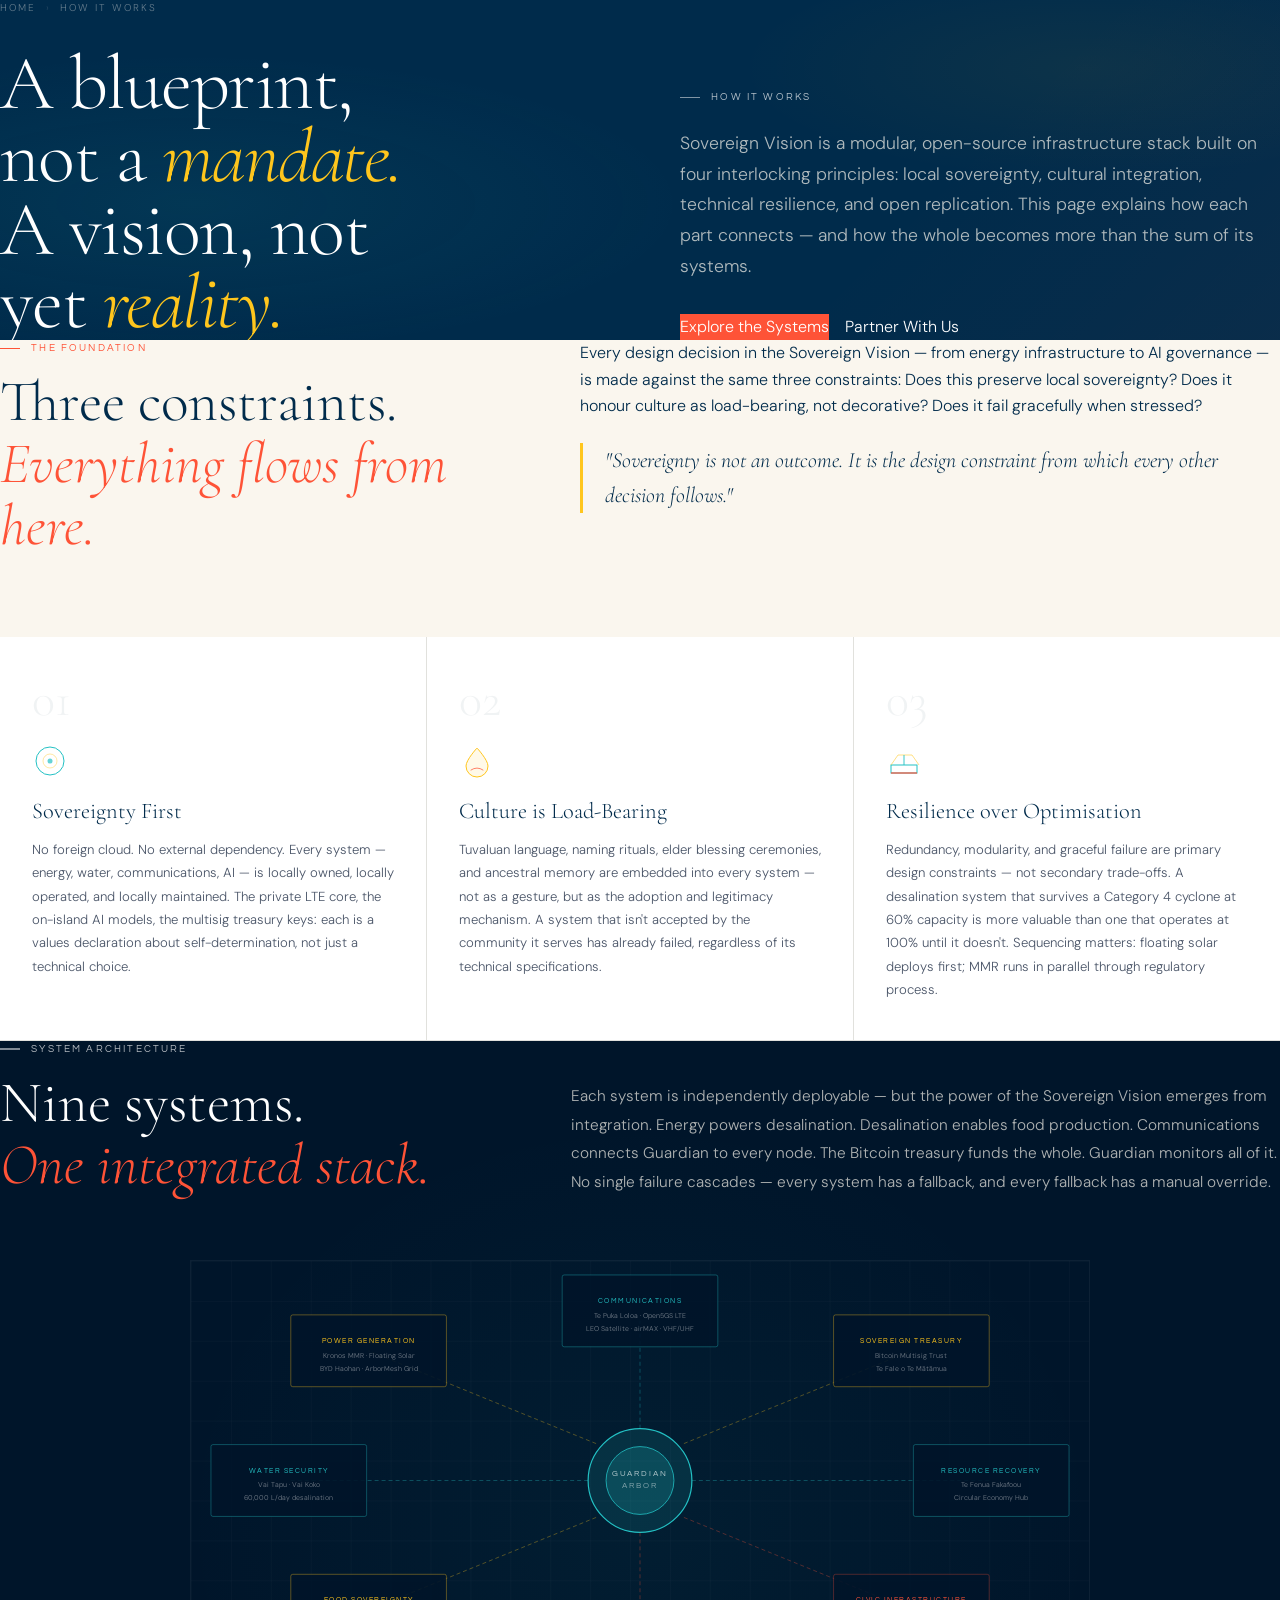
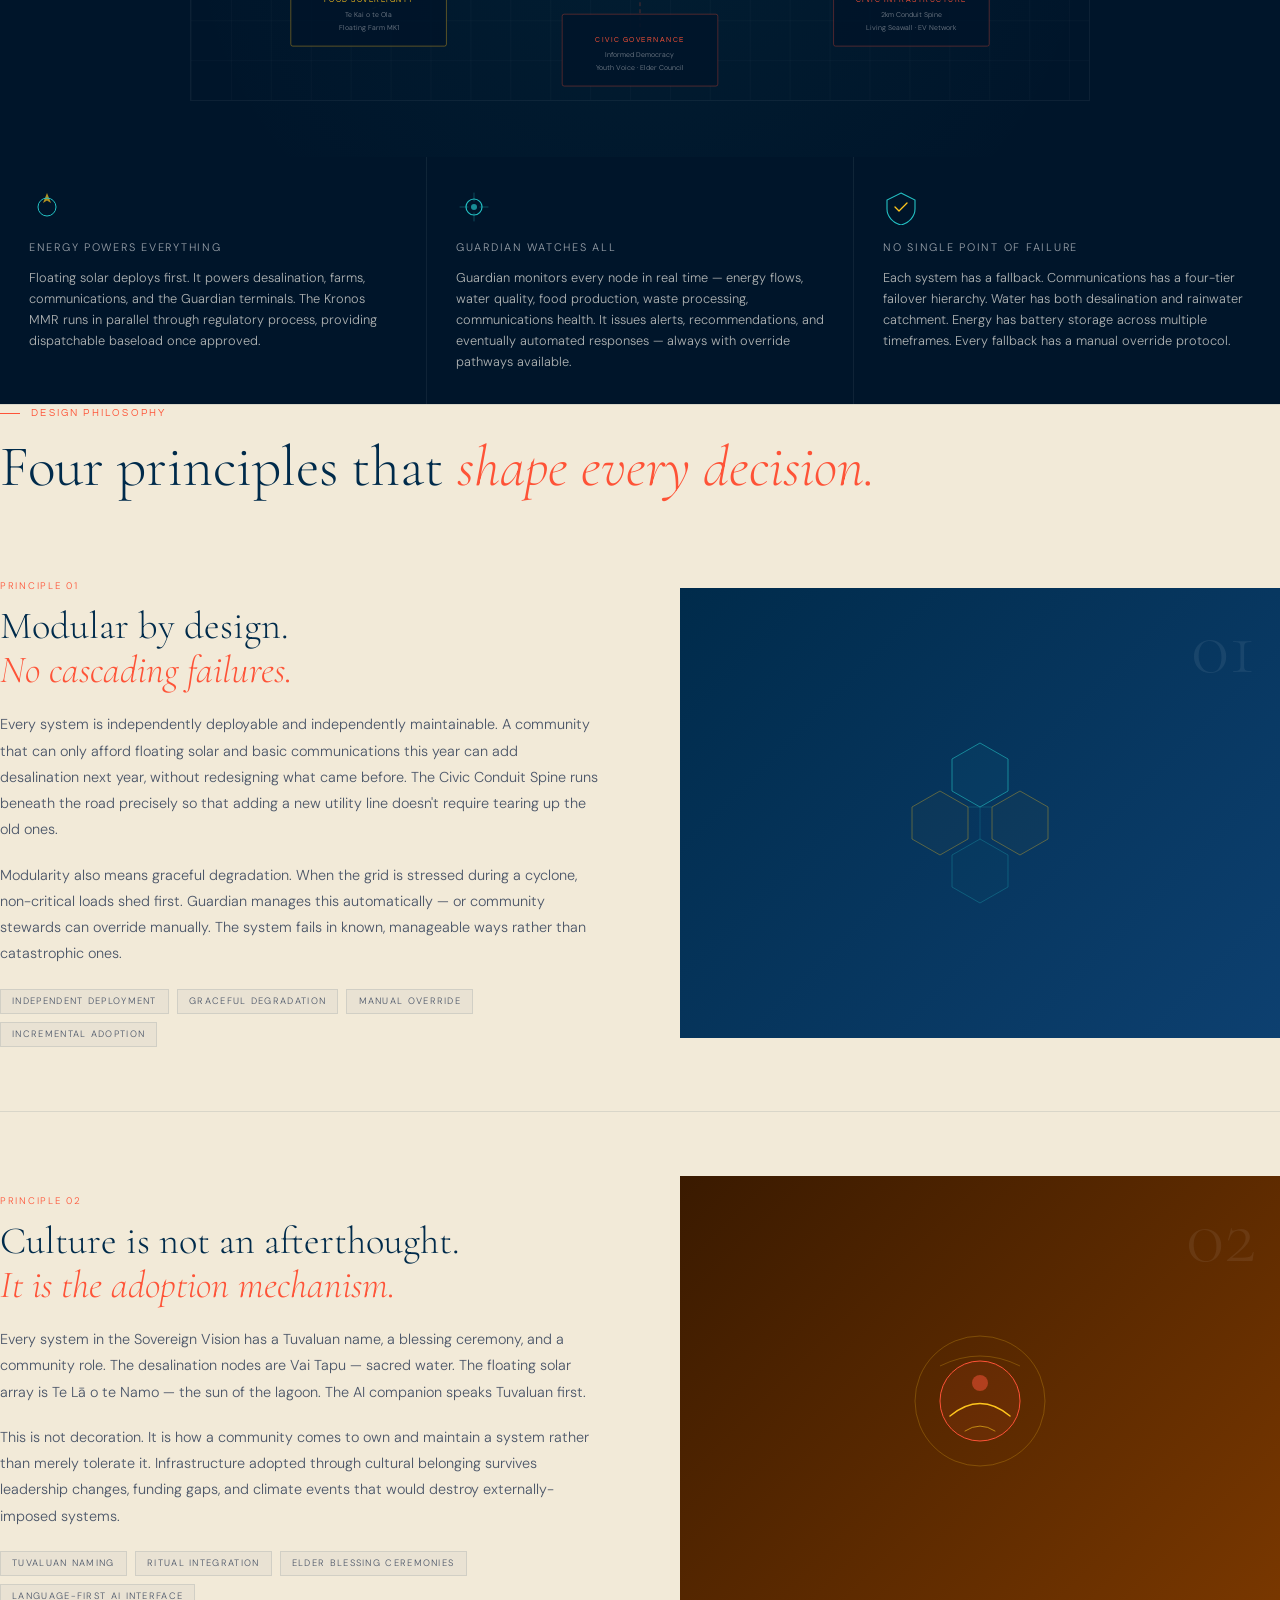
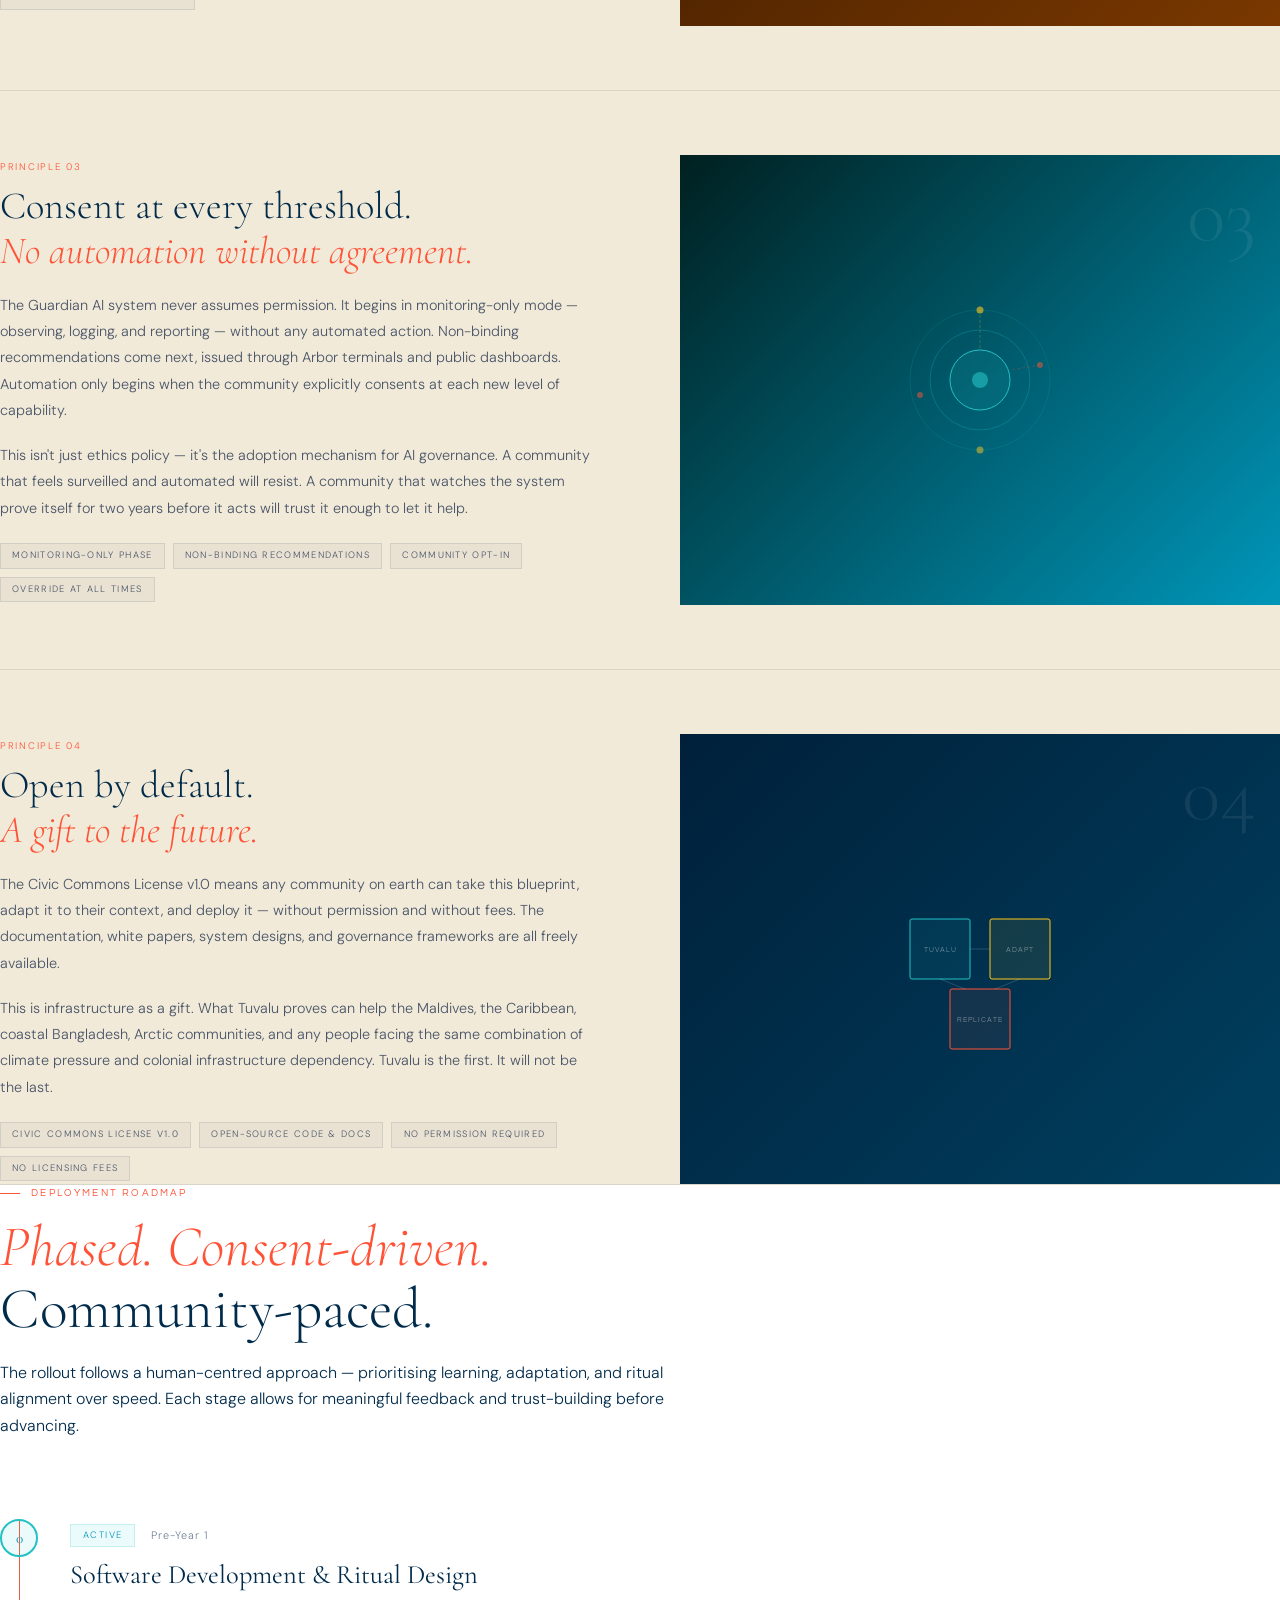
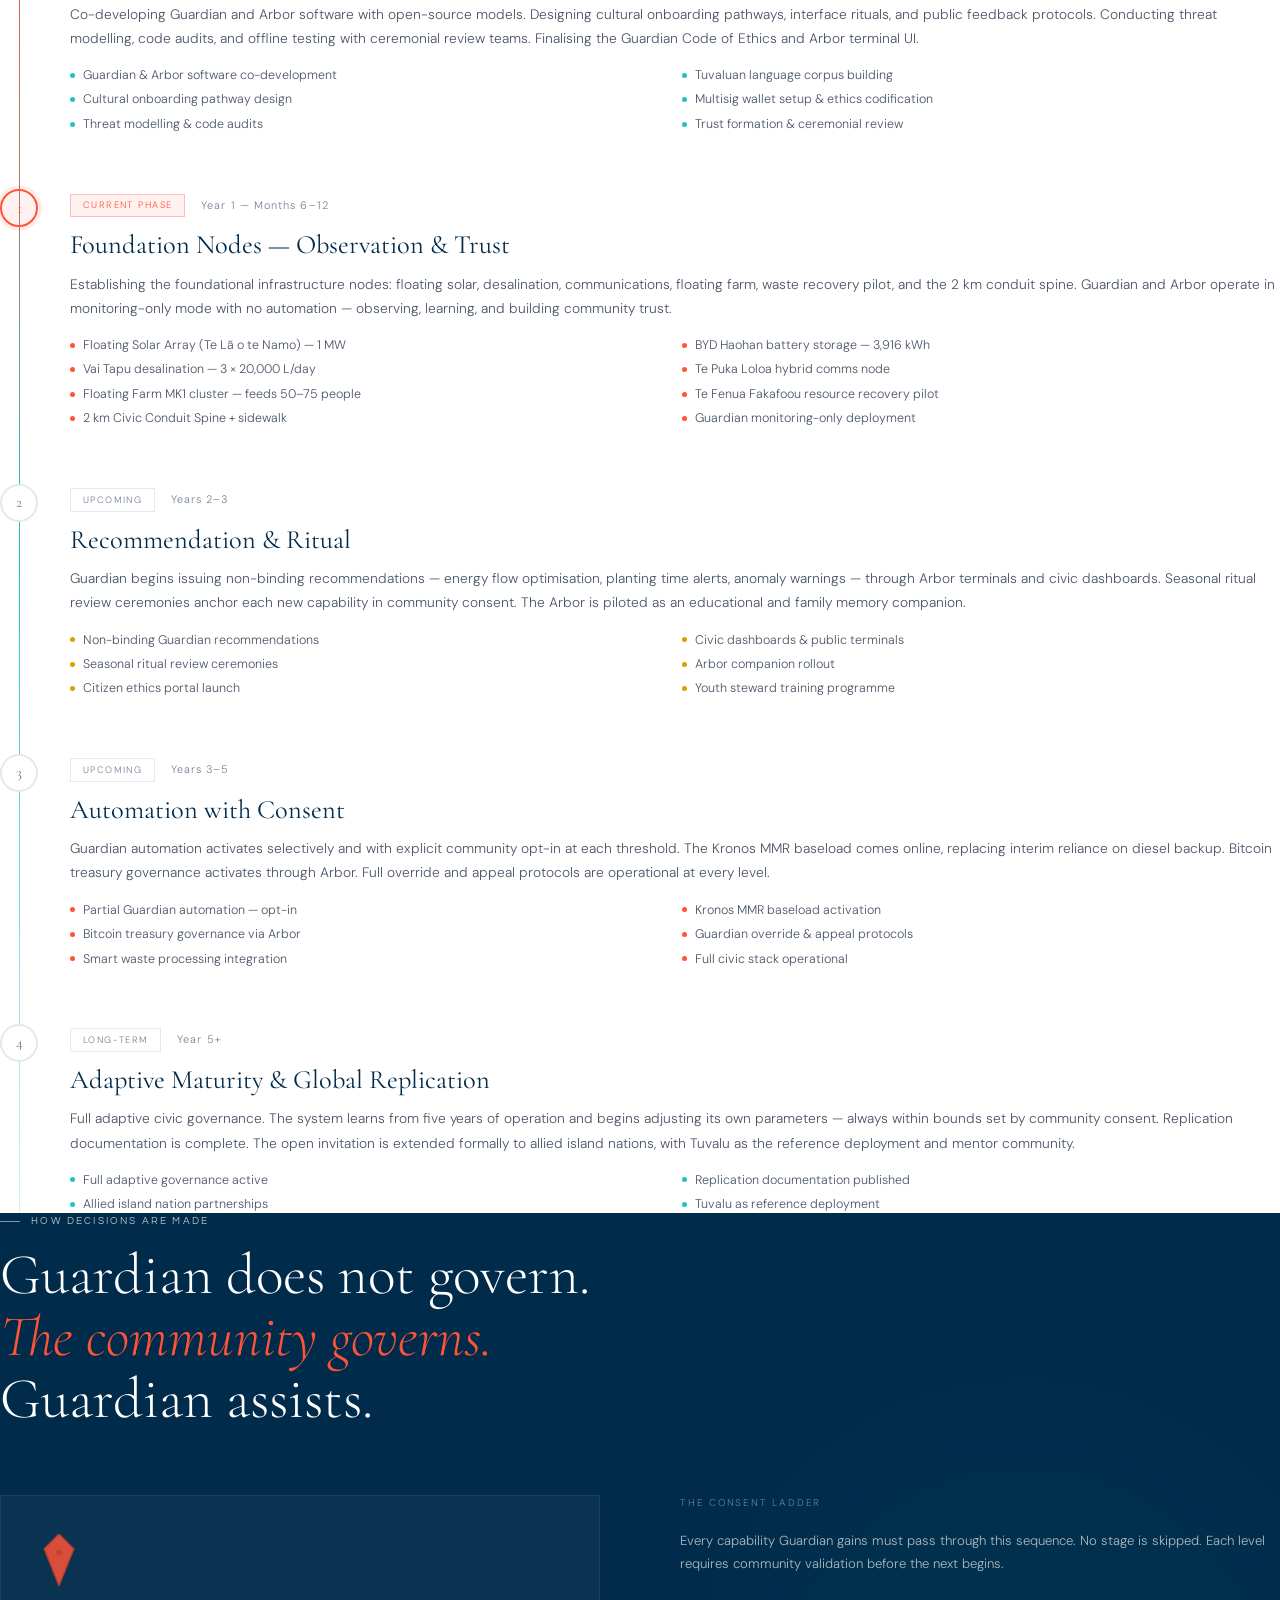
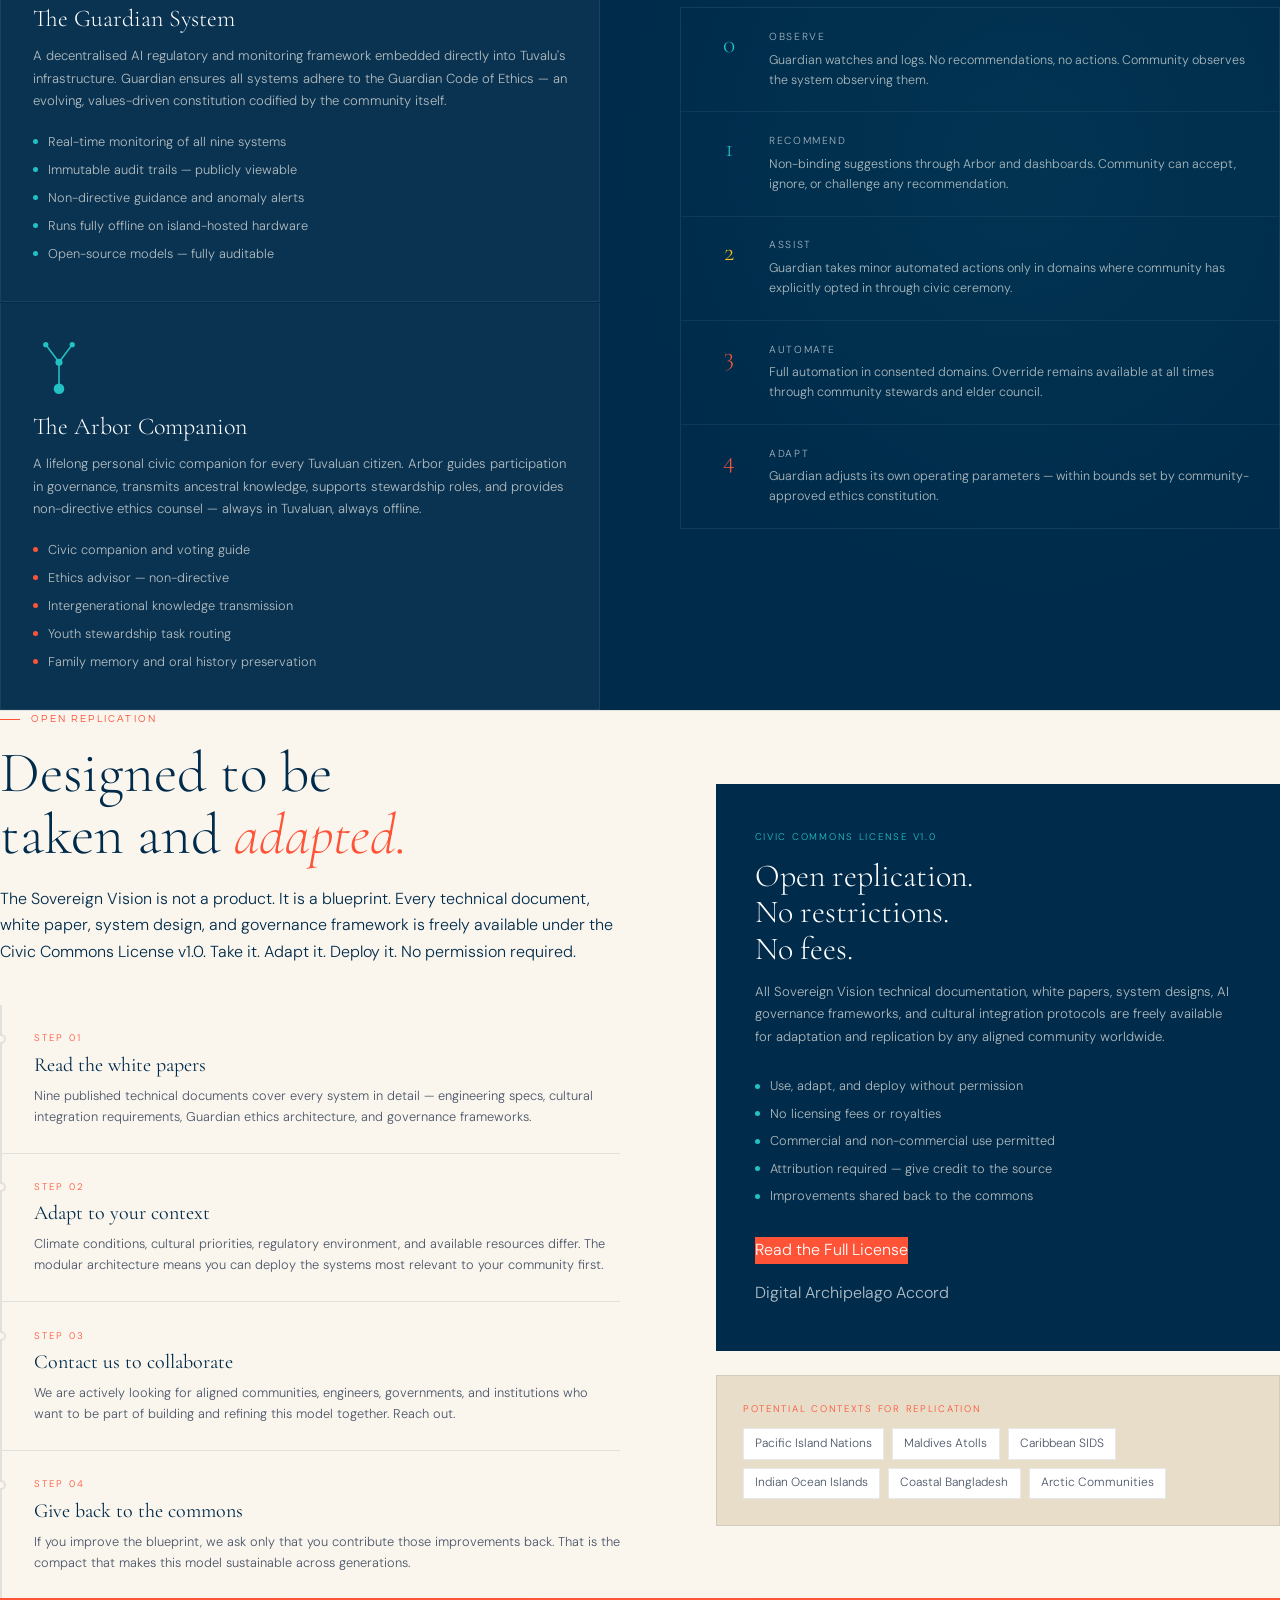
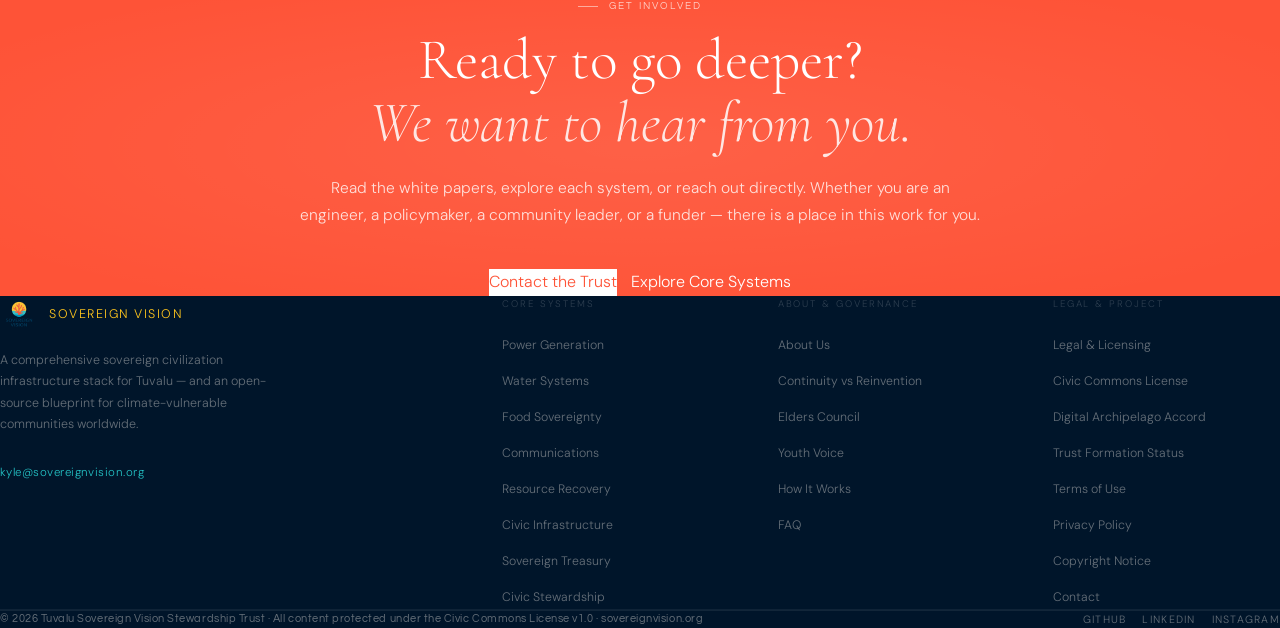
<file: how-it-works.html>
<!DOCTYPE html>
<html lang="en">
<head>
  <!-- ═══ META ══════════════════════════════════════════════════════ -->
  <meta charset="UTF-8">
  <meta name="viewport" content="width=device-width, initial-scale=1.0">
  <title>How It Works — Sovereign Vision</title>
  <meta name="description" content="How It Works — Sovereign Vision. A modular, consent-driven, culturally grounded blueprint for island sovereignty. Nine systems. Five deployment phases. One coherent stack.">
  <meta name="author" content="Tuvalu Sovereign Vision Stewardship Trust">
  <link rel="canonical" href="https://sovereignvision.org/how-it-works.html">
  <meta property="og:type"        content="website">
  <meta property="og:url"         content="https://sovereignvision.org/how-it-works.html">
  <meta property="og:title"       content="How It Works — Sovereign Vision">
  <meta property="og:description" content="A modular, consent-driven, open-source blueprint for island sovereignty. Nine integrated systems. Five deployment phases. One coherent stack.">
  <meta name="twitter:card"       content="summary_large_image">

  <!-- ═══ FAVICON ══════════════════════════════════════════════════ -->
  <link rel="icon" type="image/png" href="images/favicon.png">

  <!-- ═══ FONTS ════════════════════════════════════════════════════ -->
  <link rel="preconnect" href="https://fonts.googleapis.com">
  <link rel="preconnect" href="https://fonts.gstatic.com" crossorigin>
  <link href="https://fonts.googleapis.com/css2?family=Cormorant+Garamond:ital,wght@0,300;0,400;0,600;1,300;1,400;1,600&family=Questrial&family=DM+Sans:opsz,wght@9..40,300;9..40,400;9..40,500&display=swap" rel="stylesheet">

  <!-- ═══ DESIGN SYSTEM ════════════════════════════════════════════ -->
  <link rel="stylesheet" href="assets/css/tokens.css">
  <link rel="stylesheet" href="assets/css/base.css">
  <link rel="stylesheet" href="assets/css/layout.css">
  <link rel="stylesheet" href="assets/css/components.css">
  <link rel="stylesheet" href="assets/css/responsive.css">

  <style>

    /* ── PAGE HERO ── */
    .page-hero {
      background: var(--navy);
      padding: 160px var(--page-x) 7rem;
      position: relative;
      overflow: hidden;
    }
    .page-hero::before {
      content: '';
      position: absolute;
      inset: 0;
      background:
        radial-gradient(ellipse 70% 80% at 15% 60%, rgba(35,193,196,.08) 0%, transparent 55%),
        radial-gradient(ellipse 50% 60% at 85% 20%, rgba(255,198,29,.05) 0%, transparent 55%);
      pointer-events: none;
    }
    .page-hero::after {
      content: '';
      position: absolute;
      top: 0; right: 0;
      width: 40%; height: 100%;
      background: linear-gradient(135deg, transparent 40%, rgba(254,83,55,.04) 100%);
      pointer-events: none;
    }
    .page-hero-inner {
      max-width: var(--container-max);
      margin: 0 auto;
      display: grid;
      grid-template-columns: 1fr 1fr;
      gap: 5rem;
      align-items: end;
      position: relative;
      z-index: 1;
    }
    .page-hero-h1 {
      font-family: var(--font-serif);
      font-size: clamp(3rem, 6vw, 6rem);
      font-weight: 300;
      line-height: .95;
      color: var(--white);
      letter-spacing: -.02em;
      opacity: 0;
      animation: fadeUp .9s .3s var(--ease) forwards;
    }
    .page-hero-h1 em { font-style: italic; color: var(--gold); }
    .page-hero-right {
      opacity: 0;
      animation: fadeUp .9s .5s var(--ease) forwards;
    }
    .page-hero-sub {
      font-size: clamp(1rem, 1.5vw, 1.1rem);
      color: var(--text-on-dark);
      line-height: 1.75;
      margin-bottom: 2rem;
    }
    .page-hero-breadcrumb {
      font-family: var(--font-ui);
      font-size: .62rem;
      letter-spacing: .2em;
      text-transform: uppercase;
      color: var(--text-dimmer);
      margin-bottom: 2rem;
      display: flex;
      align-items: center;
      gap: .6rem;
      opacity: 0;
      animation: fadeUp .7s .2s var(--ease) forwards;
    }
    .page-hero-breadcrumb a { color: var(--text-dimmer); text-decoration: none; transition: color var(--dur-sm); }
    .page-hero-breadcrumb a:hover { color: var(--teal); }
    .breadcrumb-sep { opacity: .4; }
    @keyframes fadeUp {
      from { opacity: 0; transform: translateY(20px); }
      to   { opacity: 1; transform: translateY(0); }
    }

    /* ── PRINCIPLES ── */
    .principles-section {
      background: var(--cream);
      padding: var(--section-pad) var(--page-x);
      border-bottom: 1px solid var(--border-light);
    }
    .principles-inner { max-width: var(--container-max); margin: 0 auto; }
    .principles-intro {
      display: grid;
      grid-template-columns: 1fr 1.4fr;
      gap: 5rem;
      align-items: start;
      margin-bottom: 5rem;
    }
    .principles-pull {
      font-family: var(--font-serif);
      font-size: clamp(1.1rem, 1.7vw, 1.4rem);
      font-weight: 300;
      font-style: italic;
      color: var(--navy);
      line-height: 1.6;
      border-left: 3px solid var(--gold);
      padding-left: 1.4rem;
      margin-top: 1.5rem;
    }
    .principles-grid {
      display: grid;
      grid-template-columns: repeat(3, 1fr);
      gap: 1px;
      background: var(--border-light);
    }
    .principle-card {
      background: var(--white);
      padding: 2.4rem 2rem;
      transition: background var(--dur-sm);
    }
    .principle-card:hover { background: #fefcf9; }
    .principle-n {
      font-family: var(--font-serif);
      font-size: 3rem;
      font-weight: 300;
      color: rgba(0,43,75,.06);
      line-height: 1;
      margin-bottom: 1.2rem;
    }
    .principle-icon {
      width: 36px; height: 36px;
      margin-bottom: 1.2rem;
      display: block;
    }
    .principle-title {
      font-family: var(--font-serif);
      font-size: 1.4rem;
      font-weight: 300;
      color: var(--navy);
      margin-bottom: .8rem;
      line-height: 1.2;
    }
    .principle-body {
      font-size: .82rem;
      color: var(--stone);
      line-height: 1.78;
    }

    /* ── SYSTEM INTEGRATION ── */
    .integration-section {
      background: var(--navy-deep);
      padding: var(--section-pad) var(--page-x);
      position: relative;
      overflow: hidden;
    }
    .integration-section::before {
      content: '';
      position: absolute;
      inset: 0;
      background: radial-gradient(ellipse 60% 70% at 50% 50%, rgba(35,193,196,.05) 0%, transparent 60%);
      pointer-events: none;
    }
    .integration-inner { max-width: var(--container-max); margin: 0 auto; position: relative; z-index: 1; }
    .integration-header {
      display: grid;
      grid-template-columns: 1fr 1.4fr;
      gap: 4rem;
      align-items: end;
      margin-bottom: 4rem;
    }
    .integration-body {
      font-size: .96rem;
      color: var(--text-on-dark);
      line-height: 1.85;
    }
    .sys-map {
      width: 100%;
      max-width: 900px;
      display: block;
      margin: 0 auto 3.5rem;
      border: 1px solid rgba(255,255,255,.05);
    }
    .integration-pillars {
      display: grid;
      grid-template-columns: repeat(3, 1fr);
      gap: 1px;
      background: rgba(255,255,255,.06);
    }
    .int-pillar {
      padding: 2rem 1.8rem;
      background: var(--navy-deep);
      transition: background var(--dur-sm);
    }
    .int-pillar:hover { background: rgba(255,255,255,.03); }
    .int-pillar-icon {
      width: 36px; height: 36px;
      margin-bottom: .9rem;
      display: block;
    }
    .int-pillar-icon svg { width: 36px; height: 36px; }
    .int-pillar-title {
      font-family: var(--font-ui);
      font-size: .68rem;
      letter-spacing: .16em;
      text-transform: uppercase;
      color: rgba(255,255,255,.6);
      margin-bottom: .6rem;
    }
    .int-pillar-body { font-size: .8rem; color: var(--text-on-dark); line-height: 1.65; }

    /* ── DESIGN PRINCIPLES (alternating rows) ── */
    .design-section {
      background: var(--cream-mid);
      padding: var(--section-pad) var(--page-x);
      border-top: 1px solid var(--border-light);
      border-bottom: 1px solid var(--border-light);
    }
    .design-inner { max-width: var(--container-max); margin: 0 auto; }
    .design-row {
      display: grid;
      grid-template-columns: 1fr 1fr;
      gap: 5rem;
      align-items: center;
      padding: 4rem 0;
      border-bottom: 1px solid var(--border-light);
    }
    .design-row:last-of-type { border-bottom: none; padding-bottom: 0; }
    .design-row.reverse .design-visual { order: 2; }
    .design-row.reverse .design-text-col { order: 1; }
    .design-visual {
      aspect-ratio: 4/3;
      position: relative;
      overflow: hidden;
    }
    .design-visual-inner {
      position: absolute;
      inset: 0;
      display: flex;
      align-items: center;
      justify-content: center;
    }
    .dv-sovereignty { background: linear-gradient(135deg, var(--navy) 0%, var(--navy-light) 100%); }
    .dv-culture     { background: linear-gradient(135deg, #3a1a00 0%, #7a3800 100%); }
    .dv-resilience  { background: linear-gradient(135deg, #002020 0%, var(--teal-dim) 100%); }
    .dv-open        { background: linear-gradient(135deg, var(--navy-mid) 0%, #004060 100%); }
    .design-num {
      position: absolute;
      top: 1.2rem; right: 1.5rem;
      font-family: var(--font-serif);
      font-size: 5rem;
      font-weight: 300;
      color: rgba(255,255,255,.07);
      line-height: 1;
      pointer-events: none;
    }
    .design-label {
      font-family: var(--font-ui);
      font-size: .6rem;
      letter-spacing: .18em;
      text-transform: uppercase;
      color: var(--coral);
      margin-bottom: .6rem;
    }
    .design-title {
      font-family: var(--font-serif);
      font-size: clamp(1.8rem, 3vw, 2.6rem);
      font-weight: 300;
      color: var(--navy);
      line-height: 1.15;
      margin-bottom: 1.2rem;
    }
    .design-title em { font-style: italic; color: var(--coral); }
    .design-body { font-size: .9rem; color: var(--stone); line-height: 1.82; margin-bottom: 1.2rem; }
    .design-tags { display: flex; flex-wrap: wrap; gap: .5rem; margin-top: 1.4rem; }
    .design-tag {
      font-family: var(--font-ui);
      font-size: .58rem;
      letter-spacing: .14em;
      text-transform: uppercase;
      border: 1px solid var(--border-light);
      padding: .25rem .7rem;
      color: var(--stone);
      background: rgba(0,43,75,.04);
    }

    /* ── DEPLOYMENT PHASES ── */
    .phases-section {
      background: var(--white);
      padding: var(--section-pad) var(--page-x);
    }
    .phases-inner { max-width: var(--container-max); margin: 0 auto; }
    .phases-intro { max-width: 680px; margin-bottom: 5rem; }

    .timeline { position: relative; }
    .timeline::before {
      content: '';
      position: absolute;
      left: calc(1.2rem - .5px);
      top: 0; bottom: 0;
      width: 1px;
      background: linear-gradient(to bottom, var(--coral), var(--teal), rgba(35,193,196,.2));
    }
    .t-phase-item {
      display: grid;
      grid-template-columns: 2.4rem 1fr;
      gap: 2rem;
      padding-bottom: 3.5rem;
      position: relative;
    }
    .t-phase-item:last-child { padding-bottom: 0; }
    .phase-dot-col { position: relative; display: flex; flex-direction: column; align-items: center; }
    .phase-dot {
      width: 2.4rem; height: 2.4rem;
      border-radius: 50%;
      background: var(--white);
      border: 2px solid var(--border-light);
      display: flex;
      align-items: center;
      justify-content: center;
      flex-shrink: 0;
      z-index: 1;
      transition: border-color var(--dur-sm), background var(--dur-sm);
    }
    .phase-dot.active {
      border-color: var(--coral);
      background: var(--coral-pale);
      box-shadow: 0 0 0 4px rgba(254,83,55,.1);
    }
    .phase-dot.done { border-color: var(--teal); background: var(--teal-pale); }
    .phase-dot-n {
      font-family: var(--font-serif);
      font-size: .95rem;
      font-weight: 400;
      color: var(--stone-light);
      line-height: 1;
    }
    .phase-dot.active .phase-dot-n { color: var(--coral); }
    .phase-dot.done .phase-dot-n   { color: var(--teal-dim); }
    .phase-content { padding-top: .3rem; }
    .phase-meta {
      display: flex;
      align-items: center;
      gap: 1rem;
      margin-bottom: .8rem;
      flex-wrap: wrap;
    }
    .phase-badge {
      font-family: var(--font-ui);
      font-size: .58rem;
      letter-spacing: .16em;
      text-transform: uppercase;
      padding: .2rem .7rem;
      border: 1px solid;
    }
    .phase-badge.active { color: var(--coral);       border-color: rgba(254,83,55,.3);    background: var(--coral-pale); }
    .phase-badge.done   { color: var(--teal-dim);    border-color: var(--border-teal);    background: var(--teal-pale); }
    .phase-badge.future { color: var(--stone-light); border-color: var(--border-light); }
    .phase-timeframe {
      font-size: .68rem;
      letter-spacing: .1em;
      color: var(--stone-light);
      font-family: var(--font-ui);
    }
    .phase-title {
      font-family: var(--font-serif);
      font-size: 1.65rem;
      font-weight: 400;
      color: var(--navy);
      margin-bottom: .7rem;
      line-height: 1.15;
    }
    .phase-body { font-size: .86rem; color: var(--stone); line-height: 1.75; margin-bottom: 1rem; }
    .phase-tags {
      display: grid;
      grid-template-columns: 1fr 1fr;
      gap: .4rem .8rem;
      margin-top: 1rem;
    }
    .phase-tag {
      display: flex;
      align-items: flex-start;
      gap: .5rem;
      font-size: .78rem;
      color: var(--stone);
      line-height: 1.45;
    }
    .phase-tag::before {
      content: '';
      width: 5px; height: 5px;
      border-radius: 50%;
      flex-shrink: 0;
      margin-top: .42rem;
    }
    .phase-tag.coral::before { background: var(--coral); }
    .phase-tag.teal::before  { background: var(--teal); }
    .phase-tag.gold::before  { background: var(--gold-dim); }

    /* ── GOVERNANCE ── */
    .governance-section {
      background: var(--navy);
      padding: var(--section-pad) var(--page-x);
      position: relative;
      overflow: hidden;
    }
    .governance-section::before {
      content: '';
      position: absolute;
      inset: 0;
      background: radial-gradient(ellipse 55% 70% at 80% 50%, rgba(35,193,196,.06) 0%, transparent 60%);
      pointer-events: none;
    }
    .governance-inner { max-width: var(--container-max); margin: 0 auto; }
    .governance-grid {
      display: grid;
      grid-template-columns: 1fr 1fr;
      gap: 5rem;
      align-items: start;
      margin-top: 4rem;
    }
    .gov-card {
      background: rgba(255,255,255,.04);
      border: 1px solid rgba(255,255,255,.07);
      padding: 2.4rem 2rem;
      transition: background var(--dur-sm);
    }
    .gov-card + .gov-card { border-top: none; }
    .gov-card:hover { background: rgba(255,255,255,.06); }
    .gov-card-icon { width: 52px; height: 52px; margin-bottom: 1.2rem; display: block; }
    .gov-card-icon svg { width: 100%; height: 100%; }
    .gov-card-title {
      font-family: var(--font-serif);
      font-size: 1.5rem;
      font-weight: 300;
      color: var(--white);
      margin-bottom: .7rem;
      line-height: 1.2;
    }
    .gov-card-body { font-size: .82rem; color: var(--text-on-dark); line-height: 1.72; }
    .gov-card-list { margin-top: 1.2rem; display: flex; flex-direction: column; gap: .55rem; }
    .gov-list-item {
      display: flex;
      align-items: flex-start;
      gap: .65rem;
      font-size: .8rem;
      color: var(--text-on-dark);
      line-height: 1.5;
    }
    .gov-list-dot {
      width: 5px; height: 5px;
      border-radius: 50%;
      background: var(--teal);
      flex-shrink: 0;
      margin-top: .45rem;
    }
    .gov-list-dot.coral { background: var(--coral); }
    .gov-list-dot.gold  { background: var(--gold); }

    .consent-ladder { margin-top: 2rem; border: 1px solid rgba(255,255,255,.08); }
    .consent-rung {
      display: grid;
      grid-template-columns: 3rem 1fr;
      gap: 1rem;
      padding: 1.3rem 1.5rem;
      border-bottom: 1px solid rgba(255,255,255,.06);
      align-items: start;
      transition: background var(--dur-sm);
      cursor: default;
    }
    .consent-rung:last-child { border-bottom: none; }
    .consent-rung:hover { background: rgba(255,255,255,.04); }
    .consent-rung:nth-child(1) .consent-rung-n { color: var(--teal); }
    .consent-rung:nth-child(2) .consent-rung-n { color: var(--teal); }
    .consent-rung:nth-child(3) .consent-rung-n { color: var(--gold); }
    .consent-rung:nth-child(4) .consent-rung-n { color: var(--coral); }
    .consent-rung:nth-child(5) .consent-rung-n { color: var(--coral); }
    .consent-rung-n {
      font-family: var(--font-serif);
      font-size: 1.6rem;
      font-weight: 300;
      line-height: 1;
      text-align: center;
      padding-top: .1rem;
    }
    .consent-rung-title {
      font-family: var(--font-ui);
      font-size: .64rem;
      letter-spacing: .16em;
      text-transform: uppercase;
      color: rgba(255,255,255,.65);
      margin-bottom: .3rem;
    }
    .consent-rung-body { font-size: .78rem; color: var(--text-on-dark); line-height: 1.6; }

    /* ── REPLICATION ── */
    .replication-section {
      background: var(--cream);
      padding: var(--section-pad) var(--page-x);
      border-top: 1px solid var(--border-light);
    }
    .replication-inner {
      max-width: var(--container-max);
      margin: 0 auto;
      display: grid;
      grid-template-columns: 1.1fr 1fr;
      gap: 6rem;
      align-items: center;
    }
    .rep-steps {
      display: flex;
      flex-direction: column;
      gap: 0;
      margin-top: 2.5rem;
      border-left: 2px solid var(--border-light);
    }
    .rep-step {
      padding: 1.6rem 0 1.6rem 2rem;
      position: relative;
      border-bottom: 1px solid var(--border-light);
      transition: border-left-color var(--dur-sm);
    }
    .rep-step:last-child { border-bottom: none; }
    .rep-step::before {
      content: '';
      position: absolute;
      left: -6px; top: 1.8rem;
      width: 10px; height: 10px;
      border-radius: 50%;
      background: var(--cream);
      border: 2px solid var(--border-light);
      transition: border-color var(--dur-sm), background var(--dur-sm);
    }
    .rep-step:hover::before { border-color: var(--coral); background: var(--coral-pale); }
    .rep-step-n {
      font-family: var(--font-ui);
      font-size: .6rem;
      letter-spacing: .2em;
      text-transform: uppercase;
      color: var(--coral);
      margin-bottom: .4rem;
    }
    .rep-step-title {
      font-family: var(--font-serif);
      font-size: 1.25rem;
      font-weight: 400;
      color: var(--navy);
      margin-bottom: .5rem;
      line-height: 1.2;
    }
    .rep-step-body { font-size: .8rem; color: var(--stone); line-height: 1.65; }

    .licence-panel { background: var(--navy); padding: 2.8rem 2.4rem; }
    .licence-panel-tag {
      font-family: var(--font-ui);
      font-size: .6rem;
      letter-spacing: .18em;
      text-transform: uppercase;
      color: var(--teal);
      margin-bottom: .8rem;
    }
    .licence-panel-title {
      font-family: var(--font-serif);
      font-size: 2rem;
      font-weight: 300;
      color: var(--white);
      line-height: 1.15;
      margin-bottom: .8rem;
    }
    .licence-panel-body { font-size: .82rem; color: var(--text-on-dark); line-height: 1.72; margin-bottom: 1.8rem; }
    .licence-features { display: flex; flex-direction: column; gap: .6rem; margin-bottom: 2rem; }
    .licence-feat {
      display: flex;
      align-items: flex-start;
      gap: .65rem;
      font-size: .8rem;
      color: var(--text-on-dark);
      line-height: 1.4;
    }
    .licence-feat::before {
      content: '';
      width: 5px; height: 5px;
      border-radius: 50%;
      background: var(--teal);
      flex-shrink: 0;
      margin-top: .42rem;
    }

    /* ── JOIN CTA ── */
    .join-section {
      background: var(--coral);
      padding: 6rem var(--page-x);
      text-align: center;
      position: relative;
      overflow: hidden;
    }
    .join-section::before {
      content: '';
      position: absolute;
      inset: -30%;
      background: radial-gradient(ellipse at 50% 50%, rgba(255,255,255,.08) 0%, transparent 55%);
      pointer-events: none;
    }
    .join-inner { position: relative; z-index: 1; max-width: 680px; margin: 0 auto; }
    .join-h2 {
      font-family: var(--font-serif);
      font-size: clamp(2.2rem, 4.5vw, 4.5rem);
      font-weight: 300;
      color: var(--white);
      line-height: 1.1;
      margin-bottom: 1.2rem;
    }
    .join-h2 em { font-style: italic; opacity: .85; }
    .join-body { font-size: .97rem; color: rgba(255,255,255,.8); line-height: 1.75; margin-bottom: 2.5rem; }

    /* ── FOOTER (shared tokens, consistent with index) ── */
    footer { background: var(--navy-deep); }
    .footer-top {
      max-width: var(--container-max);
      margin: 0 auto;
      display: grid;
      grid-template-columns: 2fr 1fr 1fr 1fr;
      gap: 3rem;
      padding: 4rem var(--page-x) 3rem;
      border-bottom: 1px solid rgba(255,255,255,.06);
    }
    .footer-logo-wrap { display: flex; align-items: center; gap: .7rem; margin-bottom: 1rem; text-decoration: none; }
    .footer-logo-wrap img { width: 38px; height: 38px; object-fit: contain; }
    .footer-logo-name { font-family: var(--font-ui); font-size: .78rem; letter-spacing: .12em; text-transform: uppercase; color: var(--gold); }
    .footer-desc { font-size: .78rem; color: var(--text-dimmer); line-height: 1.72; max-width: 280px; margin-bottom: 1.4rem; }
    .footer-email { font-size: .72rem; color: var(--teal); text-decoration: none; letter-spacing: .04em; transition: color var(--dur-sm); }
    .footer-email:hover { color: #aad0e0; }
    .footer-col-h { font-family: var(--font-ui); font-size: .6rem; letter-spacing: .2em; text-transform: uppercase; color: rgba(255,255,255,.35); margin-bottom: 1.2rem; }
    .footer-links { list-style: none; display: flex; flex-direction: column; gap: .6rem; }
    .footer-links a { font-size: .77rem; color: var(--text-dimmer); text-decoration: none; transition: color var(--dur-sm); }
    .footer-links a:hover { color: var(--white); }
    .footer-bottom { max-width: var(--container-max); margin: 0 auto; display: flex; align-items: center; justify-content: space-between; flex-wrap: wrap; gap: 1rem; padding: 2rem var(--page-x); }
    .footer-copy { font-size: .66rem; color: var(--text-dimmer); letter-spacing: .05em; }
    .footer-socials { display: flex; gap: 1rem; align-items: center; }
    .footer-socials a { font-size: .66rem; letter-spacing: .12em; text-transform: uppercase; color: var(--text-dimmer); text-decoration: none; font-family: var(--font-ui); transition: color var(--dur-sm); }
    .footer-socials a:hover { color: var(--white); }

    /* ── RESPONSIVE ── */
    @media (max-width: 1100px) {
      .page-hero-inner, .principles-intro, .integration-header,
      .governance-grid, .replication-inner { grid-template-columns: 1fr; gap: 3rem; }
      .principles-grid, .integration-pillars { grid-template-columns: 1fr 1fr; }
      .design-row { grid-template-columns: 1fr; gap: 2.5rem; }
      .design-row.reverse .design-visual,
      .design-row.reverse .design-text-col { order: unset; }
      .footer-top { grid-template-columns: 1fr 1fr; gap: 2.5rem; }
      .phase-tags { grid-template-columns: 1fr; }
      .governance-grid { gap: 3rem; }
    }
    @media (max-width: 768px) {
      .page-hero { padding-top: 120px; padding-bottom: 4rem; }
      .principles-grid, .integration-pillars { grid-template-columns: 1fr; }
      .footer-top { grid-template-columns: 1fr; }
      .timeline::before { display: none; }
      .t-phase-item { grid-template-columns: 1fr; gap: 0; }
      .phase-dot-col { display: none; }
      .phase-content { padding-top: 0; }
    }
  </style>
</head>

<body data-page="how-it-works">

  <!-- ═══ NAV — inline, matching index.html exactly ═══════════════ -->
  <nav id="nav" role="navigation" aria-label="Main navigation">
    <a href="index.html" class="nav-logo" aria-label="Sovereign Vision — Home">
      <img src="images/logo-trans.png" alt="Sovereign Vision" width="42" height="42">
      <div class="nav-logo-text">
        Sovereign Vision
        <span>Te Fale o Te Mātāmua · Tuvalu</span>
      </div>
    </a>

    <ul class="nav-links" role="list">
      <li class="nav-dropdown" role="none">
        <a href="core-systems.html" aria-haspopup="true" aria-expanded="false" role="menuitem">Core Systems</a>
        <div class="dropdown-menu" role="menu">
          <a href="energy.html"             role="menuitem">Power Generation</a>
          <a href="water-systems.html"      role="menuitem">Water Systems</a>
          <a href="food.html"               role="menuitem">Food Sovereignty</a>
          <a href="communications.html"     role="menuitem">Communications</a>
          <a href="waste-systems.html"      role="menuitem">Resource Recovery</a>
          <a href="civic-infrastructure.html" role="menuitem">Civic Infrastructure</a>
          <a href="treasury.html"           role="menuitem">Sovereign Treasury</a>
          <a href="guardian-arbor.html"     role="menuitem">Guardian &amp; Arbor AI</a>
          <a href="datacenter.html"         role="menuitem">Sovereign Datacenter</a>
        </div>
      </li>
      <li role="none"><a href="how-it-works.html" class="active-page" role="menuitem">How It Works</a></li>
      <li class="nav-dropdown" role="none">
        <a href="legal-licensing.html" aria-haspopup="true" aria-expanded="false" role="menuitem">Legal</a>
        <div class="dropdown-menu" role="menu">
          <a href="civic-commons-license.html"  role="menuitem">Civic Commons License</a>
          <a href="digitalarchipelago.html"     role="menuitem">Digital Archipelago Accord</a>
          <a href="trust-formation-status.html" role="menuitem">Trust Formation Status</a>
          <a href="terms.html"                  role="menuitem">Terms of Use</a>
          <a href="privacy-policy.html"         role="menuitem">Privacy Policy</a>
          <a href="copyright-notice.html"       role="menuitem">Copyright Notice</a>
        </div>
      </li>
      <li role="none"><a href="faq.html" role="menuitem">FAQ</a></li>
      <li class="nav-dropdown" role="none">
        <a href="about-us.html" aria-haspopup="true" aria-expanded="false" role="menuitem">About</a>
        <div class="dropdown-menu" role="menu">
          <a href="about-us.html"                  role="menuitem">About Us</a>
          <a href="continuity-vs-reinvention.html" role="menuitem">Continuity vs Reinvention</a>
          <a href="elders-council.html"            role="menuitem">Elders Council</a>
          <a href="youth-voice.html"               role="menuitem">Youth Voice</a>
        </div>
      </li>
    </ul>

    <a href="contact.html" class="nav-cta">Partner With Us</a>

    <button id="hamburger" class="hamburger" aria-label="Toggle navigation" aria-expanded="false" aria-controls="mobile-menu">
      <span></span><span></span><span></span>
    </button>
  </nav>

  <!-- Mobile menu -->
  <div class="mobile-menu" id="mobile-menu" role="dialog" aria-modal="true" aria-label="Mobile navigation">
    <a href="core-systems.html"  onclick="closeMobileMenu()">Core Systems</a>
    <a href="how-it-works.html"  onclick="closeMobileMenu()">How It Works</a>
    <a href="about-us.html"      onclick="closeMobileMenu()">About</a>
    <a href="faq.html"           onclick="closeMobileMenu()">FAQ</a>
    <a href="legal-licensing.html" onclick="closeMobileMenu()">Legal</a>
    <a href="contact.html"       onclick="closeMobileMenu()" class="m-cta">Partner With Us</a>
  </div>

  <!-- ═══ PAGE HERO ════════════════════════════════════════════════ -->
  <section class="page-hero" aria-label="How It Works hero">
    <div class="page-hero-inner">
      <div>
        <div class="page-hero-breadcrumb">
          <a href="index.html">Home</a>
          <span class="breadcrumb-sep">›</span>
          How It Works
        </div>
        <h1 class="page-hero-h1">
          A blueprint,<br>not a <em>mandate.</em><br>
          A vision, not<br>yet <em>reality.</em>
        </h1>
      </div>
      <div class="page-hero-right">
        <div class="section-tag white" style="margin-bottom:1.4rem;">How It Works</div>
        <p class="page-hero-sub">
          Sovereign Vision is a modular, open-source infrastructure stack built on four interlocking principles: local sovereignty, cultural integration, technical resilience, and open replication. This page explains how each part connects — and how the whole becomes more than the sum of its systems.
        </p>
        <div style="display:flex;gap:1rem;flex-wrap:wrap;">
          <a href="core-systems.html" class="btn-coral">Explore the Systems</a>
          <a href="contact.html"      class="btn-ghost-white">Partner With Us</a>
        </div>
      </div>
    </div>
  </section>

  <!-- ═══ CORE PRINCIPLES ══════════════════════════════════════════ -->
  <section class="principles-section" aria-label="Core principles">
    <div class="principles-inner">
      <div class="principles-intro">
        <div>
          <div class="section-tag reveal">The Foundation</div>
          <h2 class="h2 reveal">Three constraints.<br><em>Everything flows from here.</em></h2>
        </div>
        <div>
          <p class="body-text reveal">Every design decision in the Sovereign Vision — from energy infrastructure to AI governance — is made against the same three constraints: Does this preserve local sovereignty? Does it honour culture as load-bearing, not decorative? Does it fail gracefully when stressed?</p>
          <blockquote class="principles-pull reveal">
            "Sovereignty is not an outcome. It is the design constraint from which every other decision follows."
          </blockquote>
        </div>
      </div>

      <div class="principles-grid">

        <div class="principle-card reveal">
          <div class="principle-n" aria-hidden="true">01</div>
          <svg class="principle-icon" viewBox="0 0 36 36" fill="none" aria-hidden="true">
            <circle cx="18" cy="18" r="14" stroke="#23c1c4" stroke-width="1" fill="none"/>
            <circle cx="18" cy="18" r="7"  stroke="#ffc61d" stroke-width=".8" fill="none" opacity=".5"/>
            <circle cx="18" cy="18" r="2.5" fill="#23c1c4" opacity=".7"/>
          </svg>
          <h3 class="principle-title">Sovereignty First</h3>
          <p class="principle-body">No foreign cloud. No external dependency. Every system — energy, water, communications, AI — is locally owned, locally operated, and locally maintained. The private LTE core, the on-island AI models, the multisig treasury keys: each is a values declaration about self-determination, not just a technical choice.</p>
        </div>

        <div class="principle-card reveal">
          <div class="principle-n" aria-hidden="true">02</div>
          <svg class="principle-icon" viewBox="0 0 36 36" fill="none" aria-hidden="true">
            <path d="M18 5C18 5 7 17 7 23a11 11 0 0 0 22 0C29 17 18 5 18 5Z" stroke="#ffc61d" stroke-width="1" fill="rgba(255,198,29,.1)"/>
            <path d="M12 27q6-4 12 0" stroke="#fe5337" stroke-width=".9" fill="none" stroke-linecap="round" opacity=".8"/>
          </svg>
          <h3 class="principle-title">Culture is Load-Bearing</h3>
          <p class="principle-body">Tuvaluan language, naming rituals, elder blessing ceremonies, and ancestral memory are embedded into every system — not as a gesture, but as the adoption and legitimacy mechanism. A system that isn't accepted by the community it serves has already failed, regardless of its technical specifications.</p>
        </div>

        <div class="principle-card reveal">
          <div class="principle-n" aria-hidden="true">03</div>
          <svg class="principle-icon" viewBox="0 0 36 36" fill="none" aria-hidden="true">
            <rect x="5" y="22" width="26" height="8" stroke="#23c1c4" stroke-width="1" fill="none"/>
            <path d="M5 22l7-10h14l7 10" stroke="#ffc61d" stroke-width=".9" fill="none" opacity=".6"/>
            <line x1="18" y1="12" x2="18" y2="22" stroke="#23c1c4" stroke-width=".9"/>
            <line x1="5"  y1="30" x2="31" y2="30" stroke="#fe5337" stroke-width="1.2"/>
          </svg>
          <h3 class="principle-title">Resilience over Optimisation</h3>
          <p class="principle-body">Redundancy, modularity, and graceful failure are primary design constraints — not secondary trade-offs. A desalination system that survives a Category 4 cyclone at 60% capacity is more valuable than one that operates at 100% until it doesn't. Sequencing matters: floating solar deploys first; MMR runs in parallel through regulatory process.</p>
        </div>

      </div>
    </div>
  </section>

  <!-- ═══ SYSTEM INTEGRATION ════════════════════════════════════════ -->
  <section class="integration-section" aria-label="System architecture">
    <div class="integration-inner">
      <div class="integration-header">
        <div class="reveal">
          <div class="section-tag white">System Architecture</div>
          <h2 class="h2 h2-white">Nine systems.<br><em>One integrated stack.</em></h2>
        </div>
        <p class="integration-body reveal">
          Each system is independently deployable — but the power of the Sovereign Vision emerges from integration. Energy powers desalination. Desalination enables food production. Communications connects Guardian to every node. The Bitcoin treasury funds the whole. Guardian monitors all of it. No single failure cascades — every system has a fallback, and every fallback has a manual override.
        </p>
      </div>

      <!-- Integration diagram -->
      <svg class="sys-map reveal" viewBox="0 0 900 440" fill="none" xmlns="http://www.w3.org/2000/svg" role="img" aria-label="System integration diagram showing Guardian at centre connected to all nine sovereign systems">
        <defs>
          <pattern id="grid" width="40" height="40" patternUnits="userSpaceOnUse">
            <path d="M 40 0 L 0 0 0 40" fill="none" stroke="rgba(255,255,255,.04)" stroke-width="1"/>
          </pattern>
        </defs>
        <rect width="900" height="440" fill="url(#grid)"/>
        <!-- Central node: Guardian / Arbor -->
        <circle cx="450" cy="220" r="52" fill="rgba(35,193,196,.12)" stroke="#23c1c4" stroke-width="1.2"/>
        <circle cx="450" cy="220" r="34" fill="rgba(35,193,196,.18)" stroke="#23c1c4" stroke-width=".8"/>
        <text x="450" y="215" text-anchor="middle" font-family="Questrial,sans-serif" font-size="8" fill="rgba(255,255,255,.7)" letter-spacing="2">GUARDIAN</text>
        <text x="450" y="228" text-anchor="middle" font-family="Questrial,sans-serif" font-size="8" fill="rgba(255,255,255,.5)" letter-spacing="2">ARBOR</text>
        <!-- Connector lines -->
        <line x1="406" y1="183" x2="178" y2="90"  stroke="#ffc61d" stroke-width=".8" stroke-dasharray="4 3" opacity=".4"/>
        <line x1="398" y1="220" x2="100" y2="220"  stroke="#23c1c4" stroke-width=".8" stroke-dasharray="4 3" opacity=".4"/>
        <line x1="406" y1="257" x2="178" y2="350"  stroke="#ffc61d" stroke-width=".8" stroke-dasharray="4 3" opacity=".4"/>
        <line x1="450" y1="168" x2="450" y2="60"   stroke="#23c1c4" stroke-width=".8" stroke-dasharray="4 3" opacity=".4"/>
        <line x1="494" y1="183" x2="722" y2="90"   stroke="#ffc61d" stroke-width=".8" stroke-dasharray="4 3" opacity=".4"/>
        <line x1="502" y1="220" x2="800" y2="220"  stroke="#23c1c4" stroke-width=".8" stroke-dasharray="4 3" opacity=".4"/>
        <line x1="494" y1="257" x2="722" y2="350"  stroke="#fe5337" stroke-width=".8" stroke-dasharray="4 3" opacity=".4"/>
        <line x1="450" y1="272" x2="450" y2="380"  stroke="#fe5337" stroke-width=".8" stroke-dasharray="4 3" opacity=".4"/>
        <!-- Node boxes -->
        <rect x="100" y="54"  width="156" height="72" rx="2" fill="rgba(0,21,42,.9)" stroke="rgba(255,198,29,.35)" stroke-width="1"/>
        <text x="178" y="82"  text-anchor="middle" font-family="Questrial,sans-serif" font-size="7.5" fill="#ffc61d" letter-spacing="1.5">POWER GENERATION</text>
        <text x="178" y="97"  text-anchor="middle" font-family="DM Sans,sans-serif" font-size="7" fill="rgba(255,255,255,.45)">Kronos MMR · Floating Solar</text>
        <text x="178" y="110" text-anchor="middle" font-family="DM Sans,sans-serif" font-size="7" fill="rgba(255,255,255,.45)">BYD Haohan · ArborMesh Grid</text>

        <rect x="20"  y="184" width="156" height="72" rx="2" fill="rgba(0,21,42,.9)" stroke="rgba(35,193,196,.35)" stroke-width="1"/>
        <text x="98"  y="212" text-anchor="middle" font-family="Questrial,sans-serif" font-size="7.5" fill="#23c1c4" letter-spacing="1.5">WATER SECURITY</text>
        <text x="98"  y="227" text-anchor="middle" font-family="DM Sans,sans-serif" font-size="7" fill="rgba(255,255,255,.45)">Vai Tapu · Vai Koko</text>
        <text x="98"  y="240" text-anchor="middle" font-family="DM Sans,sans-serif" font-size="7" fill="rgba(255,255,255,.45)">60,000 L/day desalination</text>

        <rect x="100" y="314" width="156" height="72" rx="2" fill="rgba(0,21,42,.9)" stroke="rgba(255,198,29,.35)" stroke-width="1"/>
        <text x="178" y="342" text-anchor="middle" font-family="Questrial,sans-serif" font-size="7.5" fill="#ffc61d" letter-spacing="1.5">FOOD SOVEREIGNTY</text>
        <text x="178" y="357" text-anchor="middle" font-family="DM Sans,sans-serif" font-size="7" fill="rgba(255,255,255,.45)">Te Kai o te Ola</text>
        <text x="178" y="370" text-anchor="middle" font-family="DM Sans,sans-serif" font-size="7" fill="rgba(255,255,255,.45)">Floating Farm MK1</text>

        <rect x="372" y="14"  width="156" height="72" rx="2" fill="rgba(0,21,42,.9)" stroke="rgba(35,193,196,.35)" stroke-width="1"/>
        <text x="450" y="42"  text-anchor="middle" font-family="Questrial,sans-serif" font-size="7.5" fill="#23c1c4" letter-spacing="1.5">COMMUNICATIONS</text>
        <text x="450" y="57"  text-anchor="middle" font-family="DM Sans,sans-serif" font-size="7" fill="rgba(255,255,255,.45)">Te Puka Loloa · Open5GS LTE</text>
        <text x="450" y="70"  text-anchor="middle" font-family="DM Sans,sans-serif" font-size="7" fill="rgba(255,255,255,.45)">LEO Satellite · airMAX · VHF/UHF</text>

        <rect x="644" y="54"  width="156" height="72" rx="2" fill="rgba(0,21,42,.9)" stroke="rgba(255,198,29,.35)" stroke-width="1"/>
        <text x="722" y="82"  text-anchor="middle" font-family="Questrial,sans-serif" font-size="7.5" fill="#ffc61d" letter-spacing="1.5">SOVEREIGN TREASURY</text>
        <text x="722" y="97"  text-anchor="middle" font-family="DM Sans,sans-serif" font-size="7" fill="rgba(255,255,255,.45)">Bitcoin Multisig Trust</text>
        <text x="722" y="110" text-anchor="middle" font-family="DM Sans,sans-serif" font-size="7" fill="rgba(255,255,255,.45)">Te Fale o Te Mātāmua</text>

        <rect x="724" y="184" width="156" height="72" rx="2" fill="rgba(0,21,42,.9)" stroke="rgba(35,193,196,.35)" stroke-width="1"/>
        <text x="802" y="212" text-anchor="middle" font-family="Questrial,sans-serif" font-size="7.5" fill="#23c1c4" letter-spacing="1.5">RESOURCE RECOVERY</text>
        <text x="802" y="227" text-anchor="middle" font-family="DM Sans,sans-serif" font-size="7" fill="rgba(255,255,255,.45)">Te Fenua Fakafoou</text>
        <text x="802" y="240" text-anchor="middle" font-family="DM Sans,sans-serif" font-size="7" fill="rgba(255,255,255,.45)">Circular Economy Hub</text>

        <rect x="644" y="314" width="156" height="72" rx="2" fill="rgba(0,21,42,.9)" stroke="rgba(254,83,55,.3)" stroke-width="1"/>
        <text x="722" y="342" text-anchor="middle" font-family="Questrial,sans-serif" font-size="7.5" fill="#fe5337" letter-spacing="1.5">CIVIC INFRASTRUCTURE</text>
        <text x="722" y="357" text-anchor="middle" font-family="DM Sans,sans-serif" font-size="7" fill="rgba(255,255,255,.45)">2km Conduit Spine</text>
        <text x="722" y="370" text-anchor="middle" font-family="DM Sans,sans-serif" font-size="7" fill="rgba(255,255,255,.45)">Living Seawall · EV Network</text>

        <rect x="372" y="354" width="156" height="72" rx="2" fill="rgba(0,21,42,.9)" stroke="rgba(254,83,55,.3)" stroke-width="1"/>
        <text x="450" y="382" text-anchor="middle" font-family="Questrial,sans-serif" font-size="7.5" fill="#fe5337" letter-spacing="1.5">CIVIC GOVERNANCE</text>
        <text x="450" y="397" text-anchor="middle" font-family="DM Sans,sans-serif" font-size="7" fill="rgba(255,255,255,.45)">Informed Democracy</text>
        <text x="450" y="410" text-anchor="middle" font-family="DM Sans,sans-serif" font-size="7" fill="rgba(255,255,255,.45)">Youth Voice · Elder Council</text>
      </svg>

      <div class="integration-pillars reveal">
        <div class="int-pillar">
          <div class="int-pillar-icon" aria-hidden="true">
            <svg viewBox="0 0 36 36" fill="none"><polygon points="18,4 22,14 18,11.5 14,14" fill="#ffc61d" opacity=".7"/><circle cx="18" cy="18" r="9" stroke="#23c1c4" stroke-width="1" fill="none"/></svg>
          </div>
          <div class="int-pillar-title">Energy Powers Everything</div>
          <p class="int-pillar-body">Floating solar deploys first. It powers desalination, farms, communications, and the Guardian terminals. The Kronos MMR runs in parallel through regulatory process, providing dispatchable baseload once approved.</p>
        </div>
        <div class="int-pillar">
          <div class="int-pillar-icon" aria-hidden="true">
            <svg viewBox="0 0 36 36" fill="none"><circle cx="18" cy="18" r="8" stroke="#23c1c4" stroke-width="1.2" fill="none"/><circle cx="18" cy="18" r="3" fill="#23c1c4" opacity=".7"/><path d="M18 4v8M18 24v8M4 18h8M24 18h8" stroke="#23c1c4" stroke-width=".8" opacity=".4" stroke-linecap="round"/></svg>
          </div>
          <div class="int-pillar-title">Guardian Watches All</div>
          <p class="int-pillar-body">Guardian monitors every node in real time — energy flows, water quality, food production, waste processing, communications health. It issues alerts, recommendations, and eventually automated responses — always with override pathways available.</p>
        </div>
        <div class="int-pillar">
          <div class="int-pillar-icon" aria-hidden="true">
            <svg viewBox="0 0 36 36" fill="none"><path d="M18 4l14 7v9c0 7.5-6 14-14 16C10 34 4 27.5 4 20V11Z" stroke="#23c1c4" stroke-width="1.1" fill="none"/><path d="M12 18l4 4 8-8" stroke="#ffc61d" stroke-width="1.3" stroke-linecap="round" stroke-linejoin="round"/></svg>
          </div>
          <div class="int-pillar-title">No Single Point of Failure</div>
          <p class="int-pillar-body">Each system has a fallback. Communications has a four-tier failover hierarchy. Water has both desalination and rainwater catchment. Energy has battery storage across multiple timeframes. Every fallback has a manual override protocol.</p>
        </div>
      </div>
    </div>
  </section>

  <!-- ═══ DESIGN PRINCIPLES ════════════════════════════════════════ -->
  <section class="design-section" aria-label="Design philosophy">
    <div class="design-inner">
      <div class="reveal" style="margin-bottom:1rem;">
        <div class="section-tag">Design Philosophy</div>
        <h2 class="h2">Four principles that <em>shape every decision.</em></h2>
      </div>

      <!-- Principle 01 -->
      <div class="design-row">
        <div class="design-text-col">
          <div class="design-label reveal">Principle 01</div>
          <h3 class="design-title reveal">Modular by design.<br><em>No cascading failures.</em></h3>
          <p class="design-body reveal">Every system is independently deployable and independently maintainable. A community that can only afford floating solar and basic communications this year can add desalination next year, without redesigning what came before. The Civic Conduit Spine runs beneath the road precisely so that adding a new utility line doesn't require tearing up the old ones.</p>
          <p class="design-body reveal">Modularity also means graceful degradation. When the grid is stressed during a cyclone, non-critical loads shed first. Guardian manages this automatically — or community stewards can override manually. The system fails in known, manageable ways rather than catastrophic ones.</p>
          <div class="design-tags reveal">
            <span class="design-tag">Independent deployment</span>
            <span class="design-tag">Graceful degradation</span>
            <span class="design-tag">Manual override</span>
            <span class="design-tag">Incremental adoption</span>
          </div>
        </div>
        <div class="design-visual dv-sovereignty reveal-right" aria-hidden="true">
          <div class="design-num">01</div>
          <div class="design-visual-inner">
            <svg width="200" height="200" viewBox="0 0 200 200" fill="none">
              <g opacity=".6">
                <polygon points="100,30 128,46 128,78 100,94 72,78 72,46" stroke="#23c1c4" stroke-width="1" fill="rgba(35,193,196,.08)"/>
                <polygon points="140,78 168,94 168,126 140,142 112,126 112,94" stroke="#ffc61d" stroke-width=".8" fill="rgba(255,198,29,.06)" opacity=".7"/>
                <polygon points="60,78 88,94 88,126 60,142 32,126 32,94" stroke="#ffc61d" stroke-width=".8" fill="rgba(255,198,29,.06)" opacity=".7"/>
                <polygon points="100,126 128,142 128,174 100,190 72,174 72,142" stroke="#23c1c4" stroke-width=".8" fill="rgba(35,193,196,.06)" opacity=".6"/>
                <line x1="100" y1="94" x2="112" y2="94" stroke="#23c1c4" stroke-width=".7" opacity=".5"/>
                <line x1="100" y1="94" x2="88" y2="94" stroke="#23c1c4" stroke-width=".7" opacity=".5"/>
                <line x1="100" y1="94" x2="100" y2="126" stroke="#23c1c4" stroke-width=".7" opacity=".5"/>
              </g>
            </svg>
          </div>
        </div>
      </div>

      <!-- Principle 02 -->
      <div class="design-row reverse">
        <div class="design-visual dv-culture reveal-left" aria-hidden="true">
          <div class="design-num">02</div>
          <div class="design-visual-inner">
            <svg width="200" height="200" viewBox="0 0 200 200" fill="none">
              <circle cx="100" cy="100" r="65" stroke="#ffc61d" stroke-width=".8" fill="none" opacity=".3"/>
              <circle cx="100" cy="100" r="40" stroke="#fe5337" stroke-width="1" fill="rgba(254,83,55,.08)"/>
              <path d="M70 115 Q100 90 130 115" stroke="#ffc61d" stroke-width="1.5" fill="none" stroke-linecap="round"/>
              <path d="M85 130 Q100 120 115 130" stroke="#ffc61d" stroke-width="1" fill="none" stroke-linecap="round" opacity=".6"/>
              <circle cx="100" cy="82" r="8" fill="#fe5337" opacity=".5"/>
              <path d="M60 65 Q100 45 140 65" stroke="rgba(255,198,29,.3)" stroke-width=".8" fill="none"/>
            </svg>
          </div>
        </div>
        <div class="design-text-col">
          <div class="design-label reveal">Principle 02</div>
          <h3 class="design-title reveal">Culture is not an afterthought.<br><em>It is the adoption mechanism.</em></h3>
          <p class="design-body reveal">Every system in the Sovereign Vision has a Tuvaluan name, a blessing ceremony, and a community role. The desalination nodes are Vai Tapu — sacred water. The floating solar array is Te Lā o te Namo — the sun of the lagoon. The AI companion speaks Tuvaluan first.</p>
          <p class="design-body reveal">This is not decoration. It is how a community comes to own and maintain a system rather than merely tolerate it. Infrastructure adopted through cultural belonging survives leadership changes, funding gaps, and climate events that would destroy externally-imposed systems.</p>
          <div class="design-tags reveal">
            <span class="design-tag">Tuvaluan naming</span>
            <span class="design-tag">Ritual integration</span>
            <span class="design-tag">Elder blessing ceremonies</span>
            <span class="design-tag">Language-first AI interface</span>
          </div>
        </div>
      </div>

      <!-- Principle 03 -->
      <div class="design-row">
        <div class="design-text-col">
          <div class="design-label reveal">Principle 03</div>
          <h3 class="design-title reveal">Consent at every threshold.<br><em>No automation without agreement.</em></h3>
          <p class="design-body reveal">The Guardian AI system never assumes permission. It begins in monitoring-only mode — observing, logging, and reporting — without any automated action. Non-binding recommendations come next, issued through Arbor terminals and public dashboards. Automation only begins when the community explicitly consents at each new level of capability.</p>
          <p class="design-body reveal">This isn't just ethics policy — it's the adoption mechanism for AI governance. A community that feels surveilled and automated will resist. A community that watches the system prove itself for two years before it acts will trust it enough to let it help.</p>
          <div class="design-tags reveal">
            <span class="design-tag">Monitoring-only phase</span>
            <span class="design-tag">Non-binding recommendations</span>
            <span class="design-tag">Community opt-in</span>
            <span class="design-tag">Override at all times</span>
          </div>
        </div>
        <div class="design-visual dv-resilience reveal-right" aria-hidden="true">
          <div class="design-num">03</div>
          <div class="design-visual-inner">
            <svg width="200" height="200" viewBox="0 0 200 200" fill="none">
              <circle cx="100" cy="100" r="70" stroke="#23c1c4" stroke-width=".7" fill="none" opacity=".2"/>
              <circle cx="100" cy="100" r="50" stroke="#23c1c4" stroke-width=".9" fill="none" opacity=".3"/>
              <circle cx="100" cy="100" r="30" stroke="#23c1c4" stroke-width="1" fill="rgba(35,193,196,.1)"/>
              <circle cx="100" cy="100" r="8" fill="#23c1c4" opacity=".6"/>
              <circle cx="100" cy="30" r="3.5" fill="#ffc61d" opacity=".6"/>
              <circle cx="100" cy="170" r="3.5" fill="#ffc61d" opacity=".5"/>
              <circle cx="160" cy="85" r="3" fill="#fe5337" opacity=".5"/>
              <circle cx="40" cy="115" r="3" fill="#fe5337" opacity=".5"/>
              <line x1="100" y1="30" x2="100" y2="70" stroke="rgba(255,198,29,.3)" stroke-width=".8" stroke-dasharray="3 2"/>
              <line x1="160" y1="85" x2="130" y2="90" stroke="rgba(254,83,55,.3)" stroke-width=".8" stroke-dasharray="3 2"/>
            </svg>
          </div>
        </div>
      </div>

      <!-- Principle 04 -->
      <div class="design-row reverse">
        <div class="design-visual dv-open reveal-left" aria-hidden="true">
          <div class="design-num">04</div>
          <div class="design-visual-inner">
            <svg width="200" height="200" viewBox="0 0 200 200" fill="none">
              <rect x="30"  y="60" width="60" height="60" rx="2" stroke="#23c1c4" stroke-width="1" fill="rgba(35,193,196,.08)"/>
              <rect x="110" y="60" width="60" height="60" rx="2" stroke="#ffc61d" stroke-width="1" fill="rgba(255,198,29,.08)"/>
              <rect x="70"  y="130" width="60" height="60" rx="2" stroke="#fe5337" stroke-width="1" fill="rgba(254,83,55,.08)"/>
              <path d="M90 90 L110 90" stroke="rgba(255,255,255,.2)" stroke-width=".8"/>
              <path d="M60 120 L85 130"  stroke="rgba(255,255,255,.2)" stroke-width=".8"/>
              <path d="M140 120 L115 130" stroke="rgba(255,255,255,.2)" stroke-width=".8"/>
              <text x="60"  y="93"  text-anchor="middle" font-family="Questrial,sans-serif" font-size="7" fill="rgba(255,255,255,.4)" letter-spacing="1">TUVALU</text>
              <text x="140" y="93"  text-anchor="middle" font-family="Questrial,sans-serif" font-size="7" fill="rgba(255,255,255,.4)" letter-spacing="1">ADAPT</text>
              <text x="100" y="163" text-anchor="middle" font-family="Questrial,sans-serif" font-size="7" fill="rgba(255,255,255,.4)" letter-spacing="1">REPLICATE</text>
            </svg>
          </div>
        </div>
        <div class="design-text-col">
          <div class="design-label reveal">Principle 04</div>
          <h3 class="design-title reveal">Open by default.<br><em>A gift to the future.</em></h3>
          <p class="design-body reveal">The Civic Commons License v1.0 means any community on earth can take this blueprint, adapt it to their context, and deploy it — without permission and without fees. The documentation, white papers, system designs, and governance frameworks are all freely available.</p>
          <p class="design-body reveal">This is infrastructure as a gift. What Tuvalu proves can help the Maldives, the Caribbean, coastal Bangladesh, Arctic communities, and any people facing the same combination of climate pressure and colonial infrastructure dependency. Tuvalu is the first. It will not be the last.</p>
          <div class="design-tags reveal">
            <span class="design-tag">Civic Commons License v1.0</span>
            <span class="design-tag">Open-source code &amp; docs</span>
            <span class="design-tag">No permission required</span>
            <span class="design-tag">No licensing fees</span>
          </div>
        </div>
      </div>

    </div>
  </section>

  <!-- ═══ DEPLOYMENT PHASES ════════════════════════════════════════ -->
  <section class="phases-section" aria-label="Deployment phases">
    <div class="phases-inner">
      <div class="phases-intro">
        <div class="section-tag reveal">Deployment Roadmap</div>
        <h2 class="h2 reveal"><em>Phased. Consent-driven.</em><br>Community-paced.</h2>
        <p class="body-text reveal" style="margin-top:1.2rem;">The rollout follows a human-centred approach — prioritising learning, adaptation, and ritual alignment over speed. Each stage allows for meaningful feedback and trust-building before advancing.</p>
      </div>

      <div class="timeline">

        <div class="t-phase-item reveal">
          <div class="phase-dot-col"><div class="phase-dot done" aria-label="Phase 0 - active"><div class="phase-dot-n">0</div></div></div>
          <div class="phase-content">
            <div class="phase-meta">
              <span class="phase-badge done">Active</span>
              <span class="phase-timeframe">Pre-Year 1</span>
            </div>
            <h3 class="phase-title">Software Development &amp; Ritual Design</h3>
            <p class="phase-body">Co-developing Guardian and Arbor software with open-source models. Designing cultural onboarding pathways, interface rituals, and public feedback protocols. Conducting threat modelling, code audits, and offline testing with ceremonial review teams. Finalising the Guardian Code of Ethics and Arbor terminal UI.</p>
            <div class="phase-tags">
              <div class="phase-tag teal">Guardian &amp; Arbor software co-development</div>
              <div class="phase-tag teal">Tuvaluan language corpus building</div>
              <div class="phase-tag teal">Cultural onboarding pathway design</div>
              <div class="phase-tag teal">Multisig wallet setup &amp; ethics codification</div>
              <div class="phase-tag teal">Threat modelling &amp; code audits</div>
              <div class="phase-tag teal">Trust formation &amp; ceremonial review</div>
            </div>
          </div>
        </div>

        <div class="t-phase-item reveal">
          <div class="phase-dot-col"><div class="phase-dot active" aria-label="Phase 1 - current"><div class="phase-dot-n">1</div></div></div>
          <div class="phase-content">
            <div class="phase-meta">
              <span class="phase-badge active">Current Phase</span>
              <span class="phase-timeframe">Year 1 — Months 6–12</span>
            </div>
            <h3 class="phase-title">Foundation Nodes — Observation &amp; Trust</h3>
            <p class="phase-body">Establishing the foundational infrastructure nodes: floating solar, desalination, communications, floating farm, waste recovery pilot, and the 2 km conduit spine. Guardian and Arbor operate in monitoring-only mode with no automation — observing, learning, and building community trust.</p>
            <div class="phase-tags">
              <div class="phase-tag coral">Floating Solar Array (Te Lā o te Namo) — 1 MW</div>
              <div class="phase-tag coral">BYD Haohan battery storage — 3,916 kWh</div>
              <div class="phase-tag coral">Vai Tapu desalination — 3 × 20,000 L/day</div>
              <div class="phase-tag coral">Te Puka Loloa hybrid comms node</div>
              <div class="phase-tag coral">Floating Farm MK1 cluster — feeds 50–75 people</div>
              <div class="phase-tag coral">Te Fenua Fakafoou resource recovery pilot</div>
              <div class="phase-tag coral">2 km Civic Conduit Spine + sidewalk</div>
              <div class="phase-tag coral">Guardian monitoring-only deployment</div>
            </div>
          </div>
        </div>

        <div class="t-phase-item reveal">
          <div class="phase-dot-col"><div class="phase-dot future"><div class="phase-dot-n">2</div></div></div>
          <div class="phase-content">
            <div class="phase-meta">
              <span class="phase-badge future">Upcoming</span>
              <span class="phase-timeframe">Years 2–3</span>
            </div>
            <h3 class="phase-title">Recommendation &amp; Ritual</h3>
            <p class="phase-body">Guardian begins issuing non-binding recommendations — energy flow optimisation, planting time alerts, anomaly warnings — through Arbor terminals and civic dashboards. Seasonal ritual review ceremonies anchor each new capability in community consent. The Arbor is piloted as an educational and family memory companion.</p>
            <div class="phase-tags">
              <div class="phase-tag gold">Non-binding Guardian recommendations</div>
              <div class="phase-tag gold">Civic dashboards &amp; public terminals</div>
              <div class="phase-tag gold">Seasonal ritual review ceremonies</div>
              <div class="phase-tag gold">Arbor companion rollout</div>
              <div class="phase-tag gold">Citizen ethics portal launch</div>
              <div class="phase-tag gold">Youth steward training programme</div>
            </div>
          </div>
        </div>

        <div class="t-phase-item reveal">
          <div class="phase-dot-col"><div class="phase-dot future"><div class="phase-dot-n">3</div></div></div>
          <div class="phase-content">
            <div class="phase-meta">
              <span class="phase-badge future">Upcoming</span>
              <span class="phase-timeframe">Years 3–5</span>
            </div>
            <h3 class="phase-title">Automation with Consent</h3>
            <p class="phase-body">Guardian automation activates selectively and with explicit community opt-in at each threshold. The Kronos MMR baseload comes online, replacing interim reliance on diesel backup. Bitcoin treasury governance activates through Arbor. Full override and appeal protocols are operational at every level.</p>
            <div class="phase-tags">
              <div class="phase-tag coral">Partial Guardian automation — opt-in</div>
              <div class="phase-tag coral">Kronos MMR baseload activation</div>
              <div class="phase-tag coral">Bitcoin treasury governance via Arbor</div>
              <div class="phase-tag coral">Guardian override &amp; appeal protocols</div>
              <div class="phase-tag coral">Smart waste processing integration</div>
              <div class="phase-tag coral">Full civic stack operational</div>
            </div>
          </div>
        </div>

        <div class="t-phase-item reveal">
          <div class="phase-dot-col"><div class="phase-dot future"><div class="phase-dot-n">4</div></div></div>
          <div class="phase-content">
            <div class="phase-meta">
              <span class="phase-badge future">Long-Term</span>
              <span class="phase-timeframe">Year 5+</span>
            </div>
            <h3 class="phase-title">Adaptive Maturity &amp; Global Replication</h3>
            <p class="phase-body">Full adaptive civic governance. The system learns from five years of operation and begins adjusting its own parameters — always within bounds set by community consent. Replication documentation is complete. The open invitation is extended formally to allied island nations, with Tuvalu as the reference deployment and mentor community.</p>
            <div class="phase-tags">
              <div class="phase-tag teal">Full adaptive governance active</div>
              <div class="phase-tag teal">Replication documentation published</div>
              <div class="phase-tag teal">Allied island nation partnerships</div>
              <div class="phase-tag teal">Tuvalu as reference deployment</div>
            </div>
          </div>
        </div>

      </div>
    </div>
  </section>

  <!-- ═══ GOVERNANCE MODEL ════════════════════════════════════════ -->
  <section class="governance-section" aria-label="Governance model">
    <div class="governance-inner">
      <div class="reveal">
        <div class="section-tag white">How Decisions Are Made</div>
        <h2 class="h2 h2-white" style="max-width:600px;">Guardian does not govern.<br><em>The community governs.</em><br>Guardian assists.</h2>
      </div>

      <div class="governance-grid">
        <div>
          <div class="gov-card reveal">
            <div class="gov-card-icon" aria-hidden="true">
              <svg viewBox="30 20 40 70" xmlns="http://www.w3.org/2000/svg">
                <path stroke-width="1.8" stroke="var(--coral-dim)" fill="var(--coral)" d="m50 20 20 20-20 50-20-50z" opacity=".85"/>
                <path fill="var(--coral-dim)" d="M54 45a4 4 0 1 1-8 0 4 4 0 0 1 8 0"/>
              </svg>
            </div>
            <h3 class="gov-card-title">The Guardian System</h3>
            <p class="gov-card-body">A decentralised AI regulatory and monitoring framework embedded directly into Tuvalu's infrastructure. Guardian ensures all systems adhere to the Guardian Code of Ethics — an evolving, values-driven constitution codified by the community itself.</p>
            <div class="gov-card-list">
              <div class="gov-list-item"><div class="gov-list-dot"></div>Real-time monitoring of all nine systems</div>
              <div class="gov-list-item"><div class="gov-list-dot"></div>Immutable audit trails — publicly viewable</div>
              <div class="gov-list-item"><div class="gov-list-dot"></div>Non-directive guidance and anomaly alerts</div>
              <div class="gov-list-item"><div class="gov-list-dot"></div>Runs fully offline on island-hosted hardware</div>
              <div class="gov-list-item"><div class="gov-list-dot"></div>Open-source models — fully auditable</div>
            </div>
          </div>

          <div class="gov-card reveal" style="margin-top:1px;">
            <div class="gov-card-icon" aria-hidden="true">
              <svg viewBox="32 27 36 59" xmlns="http://www.w3.org/2000/svg">
                <path fill="var(--teal)" d="M56 80a6 6 0 1 1-12 0 6 6 0 0 1 12 0"/>
                <path stroke-width="1.8" stroke="var(--teal)" d="M50 80V50"/>
                <path fill="var(--teal)" d="M54 50a4 4 0 1 1-8 0 4 4 0 0 1 8 0"/>
                <path stroke-width="1.8" stroke="var(--teal)" d="M50 50 35 30"/>
                <path stroke-width="1.8" stroke="var(--teal)" d="m50 50 15-20"/>
                <path fill="var(--teal)" d="M38 30a3 3 0 1 1-6 0 3 3 0 0 1 6 0"/>
                <path fill="var(--teal)" d="M68 30a3 3 0 1 1-6 0 3 3 0 0 1 6 0"/>
              </svg>
            </div>
            <h3 class="gov-card-title">The Arbor Companion</h3>
            <p class="gov-card-body">A lifelong personal civic companion for every Tuvaluan citizen. Arbor guides participation in governance, transmits ancestral knowledge, supports stewardship roles, and provides non-directive ethics counsel — always in Tuvaluan, always offline.</p>
            <div class="gov-card-list">
              <div class="gov-list-item"><div class="gov-list-dot coral"></div>Civic companion and voting guide</div>
              <div class="gov-list-item"><div class="gov-list-dot coral"></div>Ethics advisor — non-directive</div>
              <div class="gov-list-item"><div class="gov-list-dot coral"></div>Intergenerational knowledge transmission</div>
              <div class="gov-list-item"><div class="gov-list-dot coral"></div>Youth stewardship task routing</div>
              <div class="gov-list-item"><div class="gov-list-dot coral"></div>Family memory and oral history preservation</div>
            </div>
          </div>
        </div>

        <div class="reveal">
          <div style="font-family:var(--font-ui);font-size:.62rem;letter-spacing:.18em;text-transform:uppercase;color:rgba(255,255,255,.4);margin-bottom:1.2rem;">The Consent Ladder</div>
          <p style="font-size:.82rem;color:var(--text-on-dark);line-height:1.72;margin-bottom:1.5rem;">Every capability Guardian gains must pass through this sequence. No stage is skipped. Each level requires community validation before the next begins.</p>
          <div class="consent-ladder">
            <div class="consent-rung">
              <div class="consent-rung-n">0</div>
              <div>
                <div class="consent-rung-title">Observe</div>
                <div class="consent-rung-body">Guardian watches and logs. No recommendations, no actions. Community observes the system observing them.</div>
              </div>
            </div>
            <div class="consent-rung">
              <div class="consent-rung-n">1</div>
              <div>
                <div class="consent-rung-title">Recommend</div>
                <div class="consent-rung-body">Non-binding suggestions through Arbor and dashboards. Community can accept, ignore, or challenge any recommendation.</div>
              </div>
            </div>
            <div class="consent-rung">
              <div class="consent-rung-n">2</div>
              <div>
                <div class="consent-rung-title">Assist</div>
                <div class="consent-rung-body">Guardian takes minor automated actions only in domains where community has explicitly opted in through civic ceremony.</div>
              </div>
            </div>
            <div class="consent-rung">
              <div class="consent-rung-n">3</div>
              <div>
                <div class="consent-rung-title">Automate</div>
                <div class="consent-rung-body">Full automation in consented domains. Override remains available at all times through community stewards and elder council.</div>
              </div>
            </div>
            <div class="consent-rung">
              <div class="consent-rung-n">4</div>
              <div>
                <div class="consent-rung-title">Adapt</div>
                <div class="consent-rung-body">Guardian adjusts its own operating parameters — within bounds set by community-approved ethics constitution.</div>
              </div>
            </div>
          </div>
        </div>
      </div>
    </div>
  </section>

  <!-- ═══ REPLICATION ══════════════════════════════════════════════ -->
  <section class="replication-section" aria-label="Open replication">
    <div class="replication-inner">
      <div>
        <div class="section-tag reveal">Open Replication</div>
        <h2 class="h2 reveal">Designed to be<br>taken and <em>adapted.</em></h2>
        <p class="body-text reveal" style="margin-top:1.2rem;">The Sovereign Vision is not a product. It is a blueprint. Every technical document, white paper, system design, and governance framework is freely available under the Civic Commons License v1.0. Take it. Adapt it. Deploy it. No permission required.</p>

        <div class="rep-steps reveal">
          <div class="rep-step">
            <div class="rep-step-n">Step 01</div>
            <div class="rep-step-title">Read the white papers</div>
            <div class="rep-step-body">Nine published technical documents cover every system in detail — engineering specs, cultural integration requirements, Guardian ethics architecture, and governance frameworks.</div>
          </div>
          <div class="rep-step">
            <div class="rep-step-n">Step 02</div>
            <div class="rep-step-title">Adapt to your context</div>
            <div class="rep-step-body">Climate conditions, cultural priorities, regulatory environment, and available resources differ. The modular architecture means you can deploy the systems most relevant to your community first.</div>
          </div>
          <div class="rep-step">
            <div class="rep-step-n">Step 03</div>
            <div class="rep-step-title">Contact us to collaborate</div>
            <div class="rep-step-body">We are actively looking for aligned communities, engineers, governments, and institutions who want to be part of building and refining this model together. Reach out.</div>
          </div>
          <div class="rep-step">
            <div class="rep-step-n">Step 04</div>
            <div class="rep-step-title">Give back to the commons</div>
            <div class="rep-step-body">If you improve the blueprint, we ask only that you contribute those improvements back. That is the compact that makes this model sustainable across generations.</div>
          </div>
        </div>
      </div>

      <div>
        <div class="licence-panel reveal">
          <div class="licence-panel-tag">Civic Commons License v1.0</div>
          <div class="licence-panel-title">Open replication.<br>No restrictions.<br>No fees.</div>
          <div class="licence-panel-body">All Sovereign Vision technical documentation, white papers, system designs, AI governance frameworks, and cultural integration protocols are freely available for adaptation and replication by any aligned community worldwide.</div>
          <div class="licence-features">
            <div class="licence-feat">Use, adapt, and deploy without permission</div>
            <div class="licence-feat">No licensing fees or royalties</div>
            <div class="licence-feat">Commercial and non-commercial use permitted</div>
            <div class="licence-feat">Attribution required — give credit to the source</div>
            <div class="licence-feat">Improvements shared back to the commons</div>
          </div>
          <a href="civic-commons-license.html" class="btn-coral" style="display:inline-block;margin-bottom:1rem;">Read the Full License</a><br>
          <a href="digitalarchipelago.html"    class="btn-outline-navy" style="display:inline-block;background:transparent;border-color:rgba(255,255,255,.2);color:rgba(255,255,255,.7);">Digital Archipelago Accord</a>
        </div>

        <div style="margin-top:1.5rem;padding:1.6rem;background:var(--cream-dark);border:1px solid var(--border-light);" class="reveal">
          <div style="font-family:var(--font-ui);font-size:.6rem;letter-spacing:.18em;text-transform:uppercase;color:var(--coral);margin-bottom:.7rem;">Potential contexts for replication</div>
          <div style="display:flex;flex-wrap:wrap;gap:.5rem;">
            <span style="font-size:.75rem;color:var(--stone);background:var(--white);border:1px solid var(--border-light);padding:.3rem .7rem;">Pacific Island Nations</span>
            <span style="font-size:.75rem;color:var(--stone);background:var(--white);border:1px solid var(--border-light);padding:.3rem .7rem;">Maldives Atolls</span>
            <span style="font-size:.75rem;color:var(--stone);background:var(--white);border:1px solid var(--border-light);padding:.3rem .7rem;">Caribbean SIDS</span>
            <span style="font-size:.75rem;color:var(--stone);background:var(--white);border:1px solid var(--border-light);padding:.3rem .7rem;">Indian Ocean Islands</span>
            <span style="font-size:.75rem;color:var(--stone);background:var(--white);border:1px solid var(--border-light);padding:.3rem .7rem;">Coastal Bangladesh</span>
            <span style="font-size:.75rem;color:var(--stone);background:var(--white);border:1px solid var(--border-light);padding:.3rem .7rem;">Arctic Communities</span>
          </div>
        </div>
      </div>
    </div>
  </section>

  <!-- ═══ JOIN CTA ════════════════════════════════════════════════ -->
  <section class="join-section" aria-label="Call to action">
    <div class="join-inner">
      <div class="section-tag white reveal" style="justify-content:center;">Get Involved</div>
      <h2 class="join-h2 reveal">
        Ready to go deeper?<br><em>We want to hear from you.</em>
      </h2>
      <p class="join-body reveal">
        Read the white papers, explore each system, or reach out directly. Whether you are an engineer, a policymaker, a community leader, or a funder — there is a place in this work for you.
      </p>
      <div style="display:flex;gap:.9rem;justify-content:center;flex-wrap:wrap;" class="reveal">
        <a href="contact.html"      class="btn-white">Contact the Trust</a>
        <a href="core-systems.html" class="btn-ghost-white">Explore Core Systems</a>
      </div>
    </div>
  </section>

  <!-- ═══ FOOTER ═══════════════════════════════════════════════════ -->
  <footer role="contentinfo">
    <div class="footer-top">
      <div>
        <a href="index.html" class="footer-logo-wrap" aria-label="Sovereign Vision — Home">
          <img src="images/logo-trans.png" alt="Sovereign Vision" width="38" height="38">
          <span class="footer-logo-name">Sovereign Vision</span>
        </a>
        <p class="footer-desc">A comprehensive sovereign civilization infrastructure stack for Tuvalu — and an open-source blueprint for climate-vulnerable communities worldwide.</p>
        <a href="mailto:kyle@sovereignvision.org" class="footer-email">kyle@sovereignvision.org</a>
      </div>
      <div>
        <div class="footer-col-h">Core Systems</div>
        <ul class="footer-links">
          <li><a href="energy.html">Power Generation</a></li>
          <li><a href="water-systems.html">Water Systems</a></li>
          <li><a href="food.html">Food Sovereignty</a></li>
          <li><a href="communications.html">Communications</a></li>
          <li><a href="waste-systems.html">Resource Recovery</a></li>
          <li><a href="civic-infrastructure.html">Civic Infrastructure</a></li>
          <li><a href="treasury.html">Sovereign Treasury</a></li>
          <li><a href="guardian-arbor.html">Civic Stewardship</a></li>
        </ul>
      </div>
      <div>
        <div class="footer-col-h">About &amp; Governance</div>
        <ul class="footer-links">
          <li><a href="about-us.html">About Us</a></li>
          <li><a href="continuity-vs-reinvention.html">Continuity vs Reinvention</a></li>
          <li><a href="elders-council.html">Elders Council</a></li>
          <li><a href="youth-voice.html">Youth Voice</a></li>
          <li><a href="how-it-works.html">How It Works</a></li>
          <li><a href="faq.html">FAQ</a></li>
        </ul>
      </div>
      <div>
        <div class="footer-col-h">Legal &amp; Project</div>
        <ul class="footer-links">
          <li><a href="legal-licensing.html">Legal &amp; Licensing</a></li>
          <li><a href="civic-commons-license.html">Civic Commons License</a></li>
          <li><a href="digitalarchipelago.html">Digital Archipelago Accord</a></li>
          <li><a href="trust-formation-status.html">Trust Formation Status</a></li>
          <li><a href="terms.html">Terms of Use</a></li>
          <li><a href="privacy-policy.html">Privacy Policy</a></li>
          <li><a href="copyright-notice.html">Copyright Notice</a></li>
          <li><a href="contact.html">Contact</a></li>
        </ul>
      </div>
    </div>
    <div class="footer-bottom">
      <div class="footer-copy">
        &copy; 2026 Tuvalu Sovereign Vision Stewardship Trust &middot; All content protected under the Civic Commons License v1.0 &middot; sovereignvision.org
      </div>
      <div class="footer-socials">
        <a href="https://github.com/sovereign-vision-org"                target="_blank" rel="noopener noreferrer">GitHub</a>
        <a href="https://linkedin.com/company/sovereign-vision-project"  target="_blank" rel="noopener noreferrer">LinkedIn</a>
        <a href="https://www.instagram.com/tuvalu_vision_project"        target="_blank" rel="noopener noreferrer">Instagram</a>
      </div>
    </div>
  </footer>

  <!-- ═══ SCRIPTS ════════════════════════════════════════════════ -->
  <script src="assets/js/nav.js"></script>
  <script src="assets/js/animations.js"></script>
  <script src="assets/js/site.js"></script>

  <script>
  /* Stagger delays for grid items */
  [
    ['.principles-grid .principle-card', function(i){ return i * .1 + 's'; }],
    ['.integration-pillars .int-pillar', function(i){ return i * .1 + 's'; }],
    ['.governance-grid .gov-card',       function(i){ return i * .1 + 's'; }],
    ['.consent-ladder .consent-rung',    function(i){ return i * .06 + 's'; }],
    ['.t-phase-item',                    function(i){ return i * .08 + 's'; }],
  ].forEach(function(pair) {
    document.querySelectorAll(pair[0]).forEach(function(el, i) {
      el.style.transitionDelay = pair[1](i);
    });
  });
  </script>

</body>
</html>
</file>
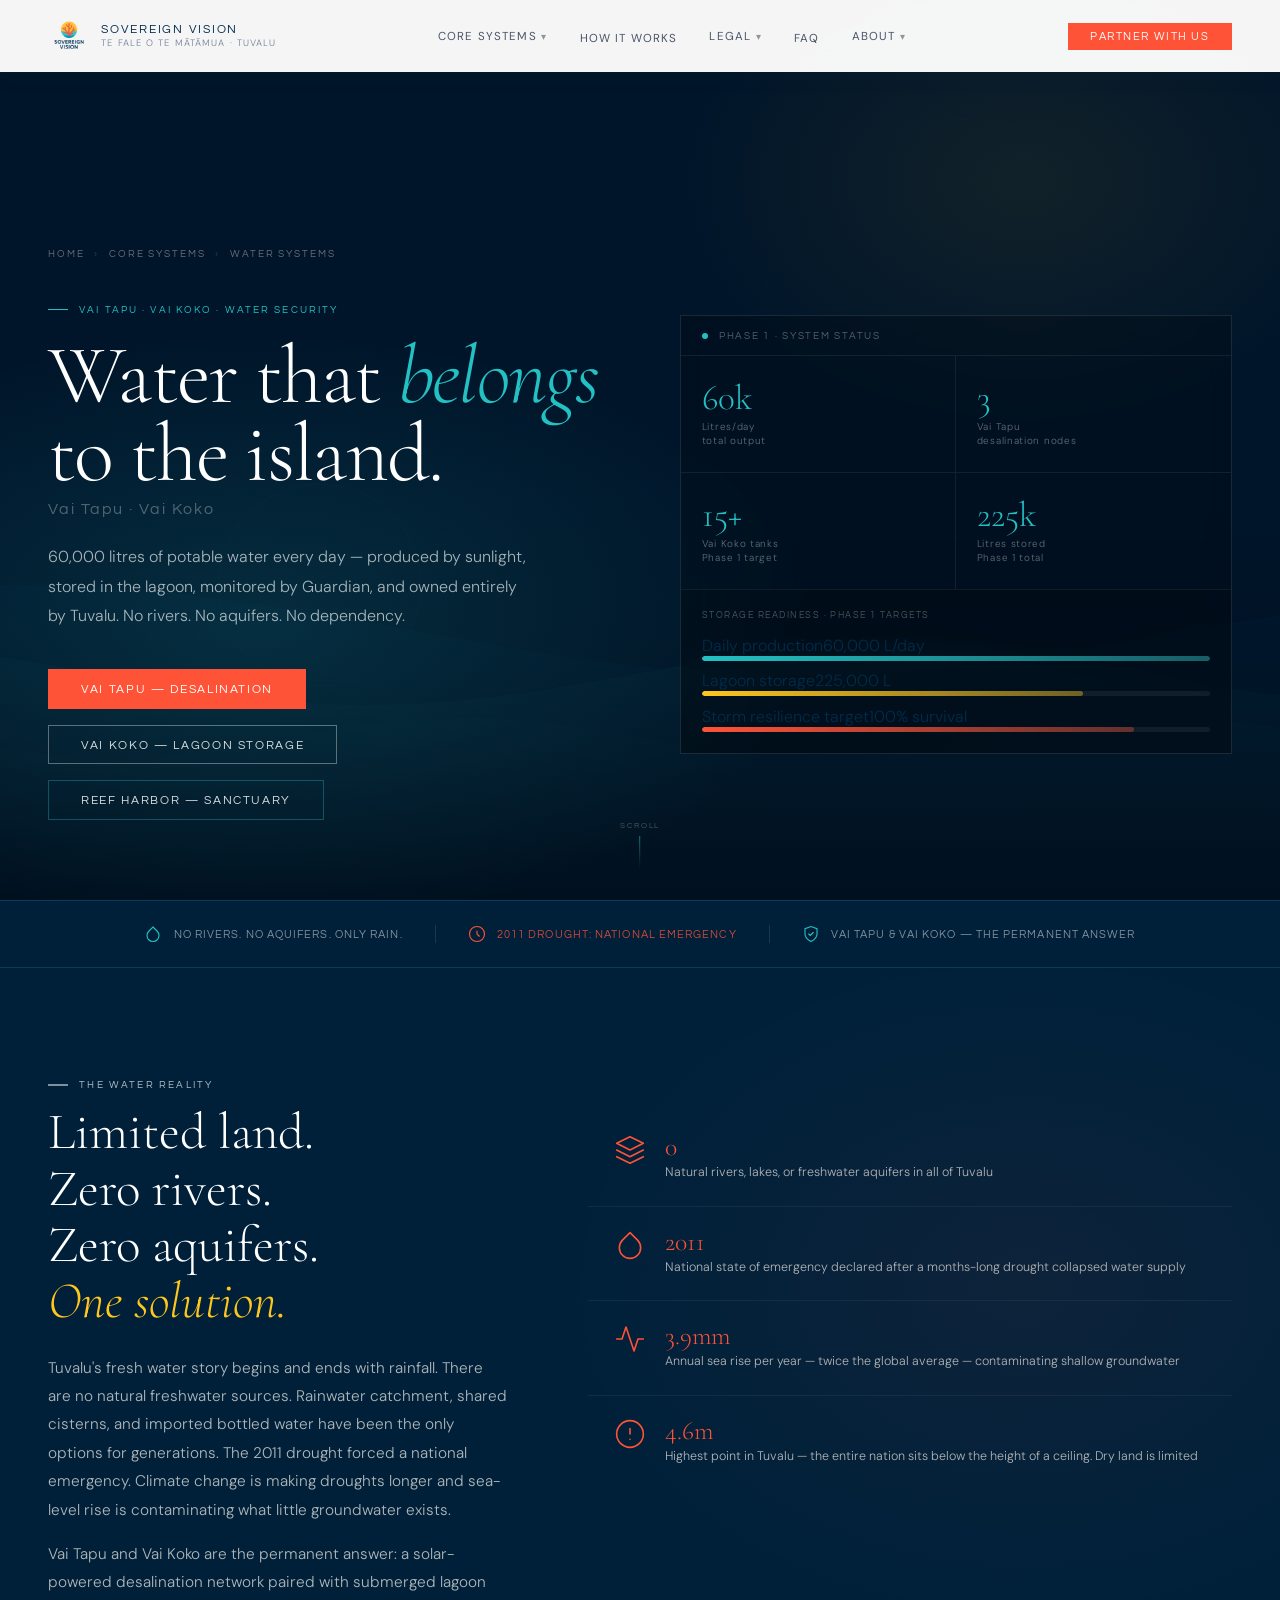
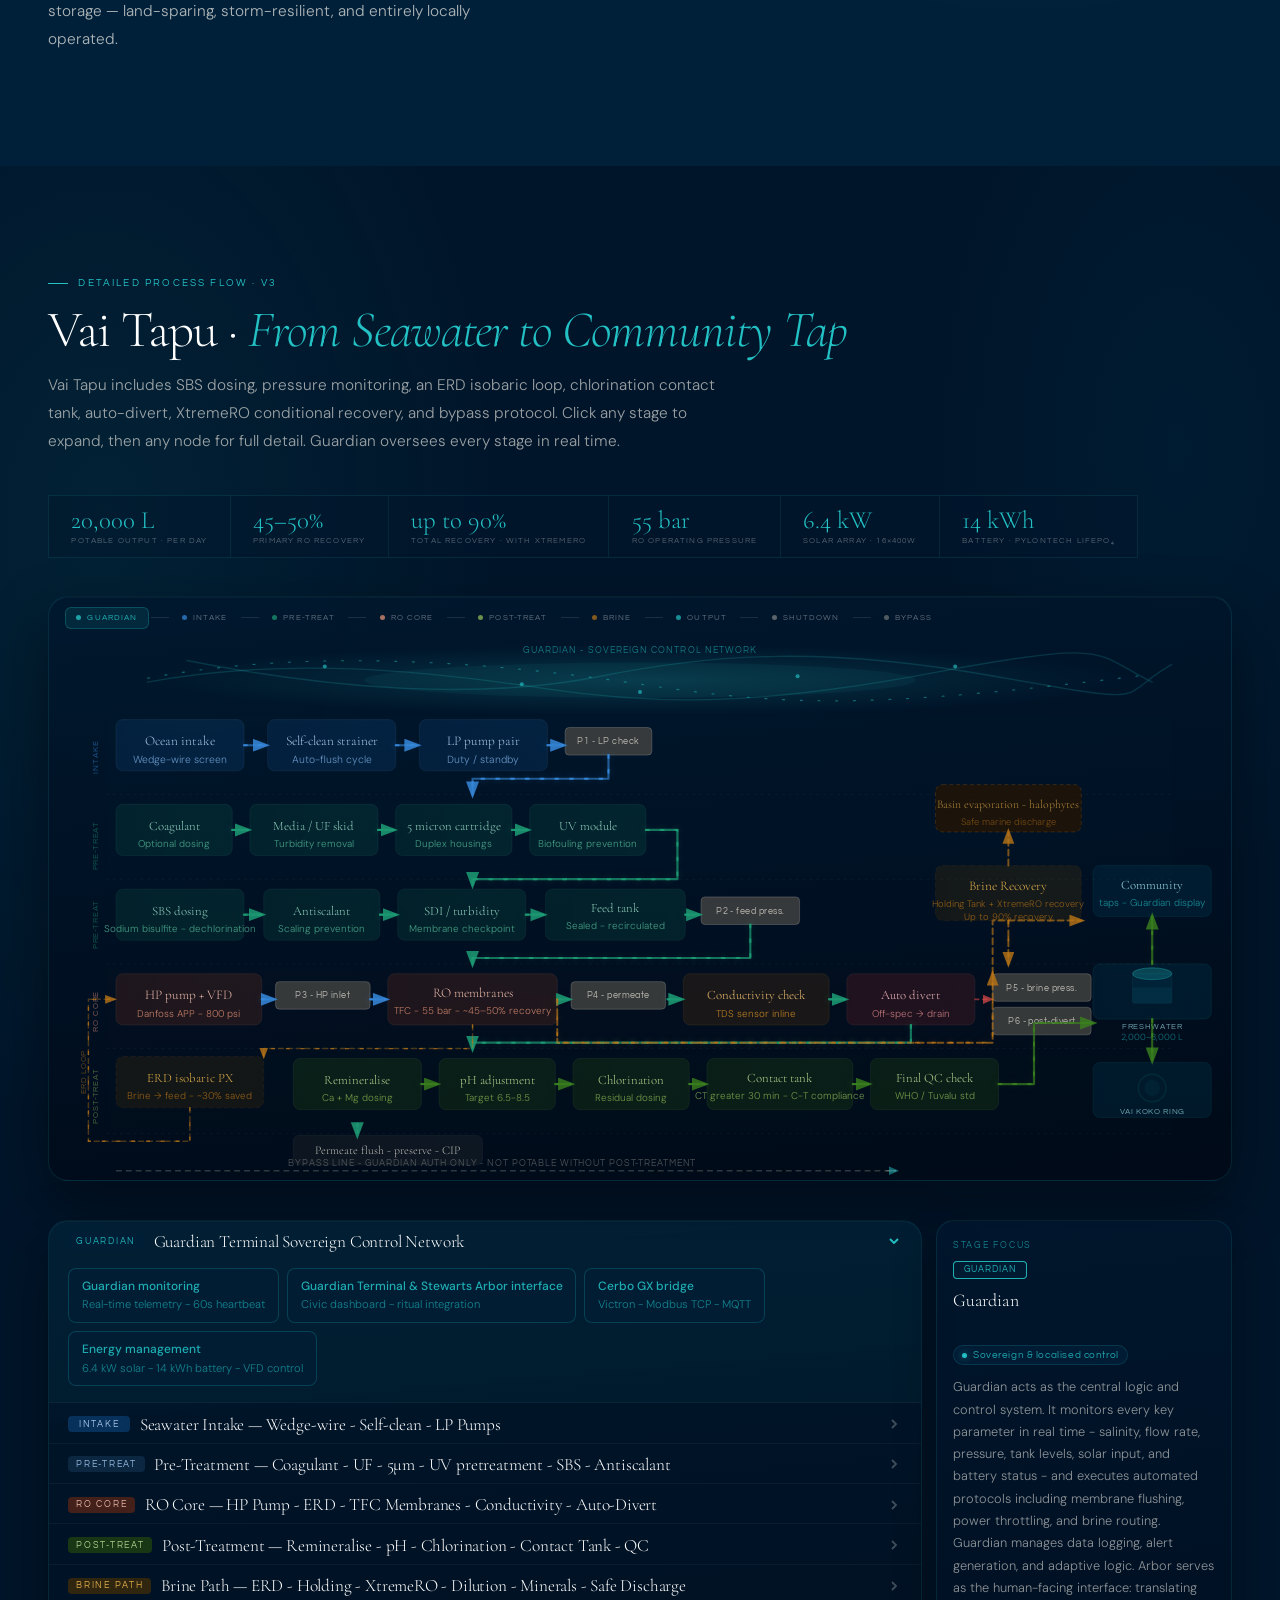
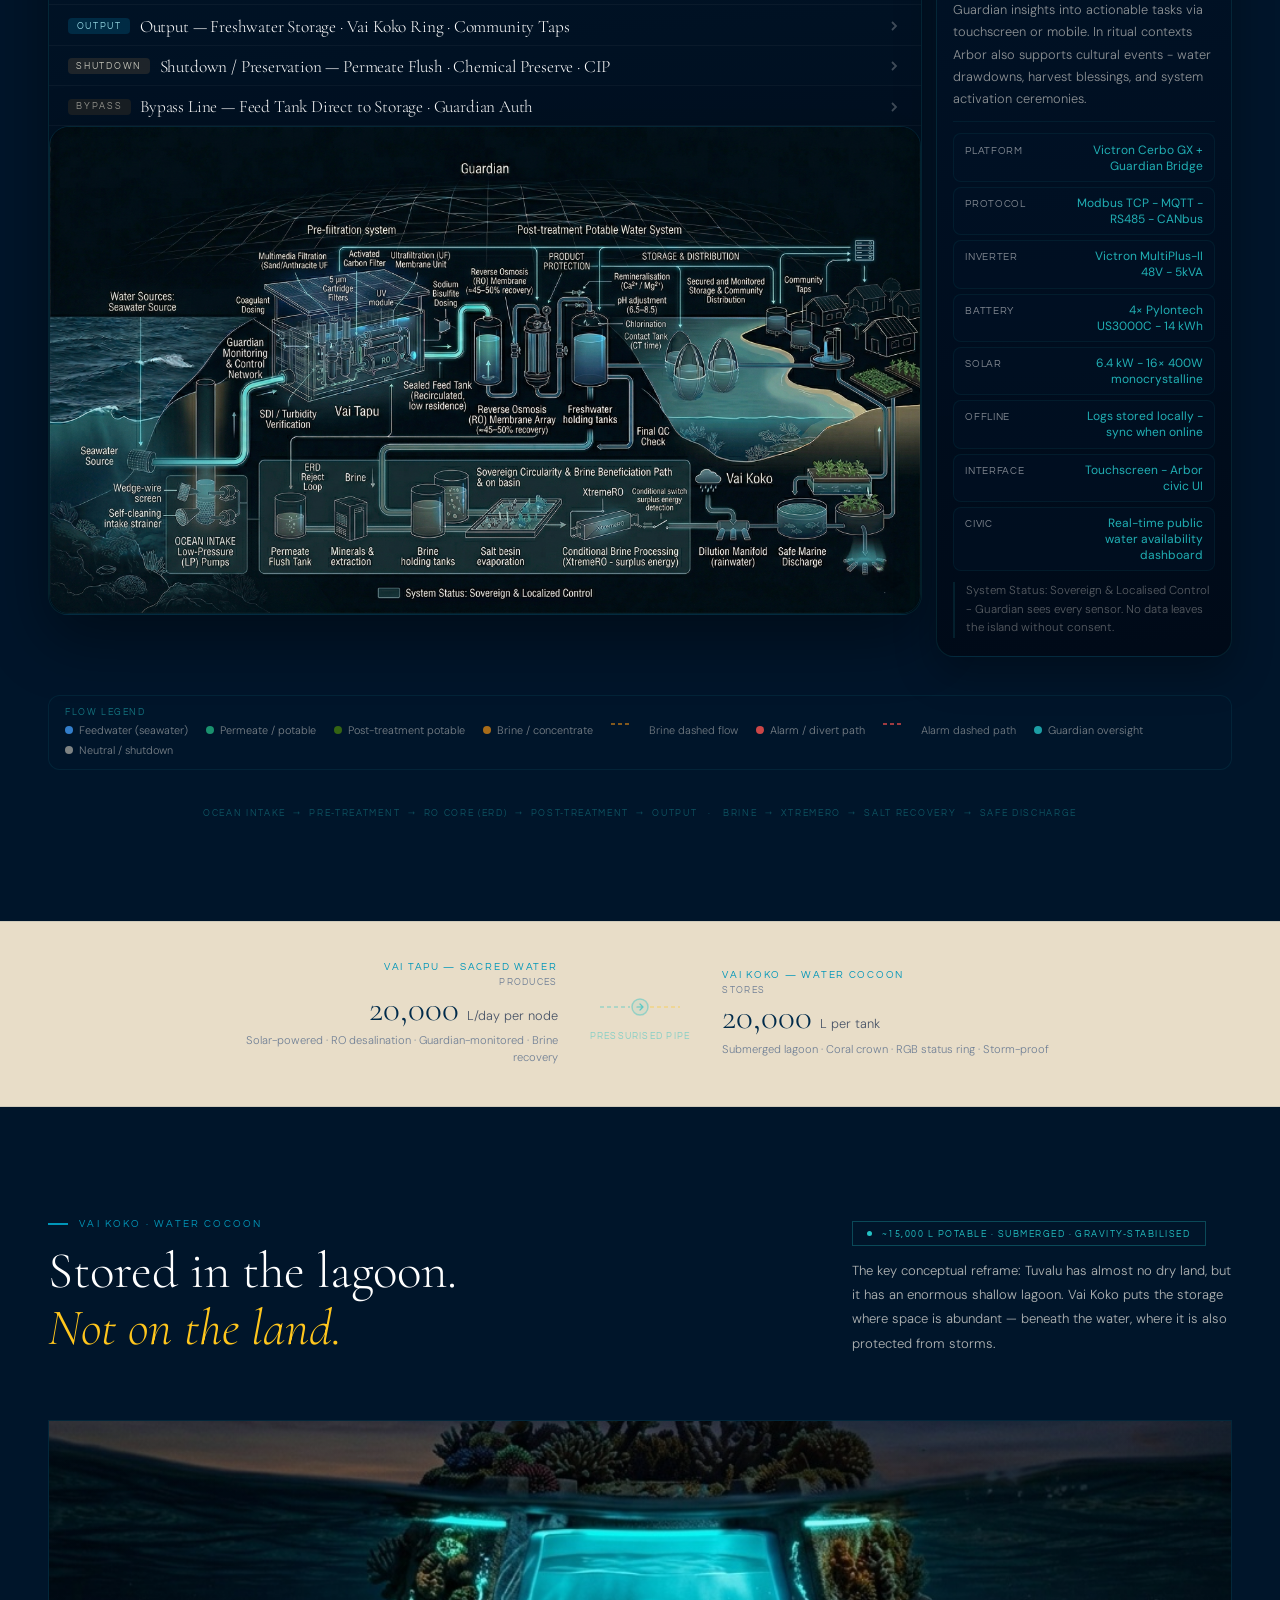
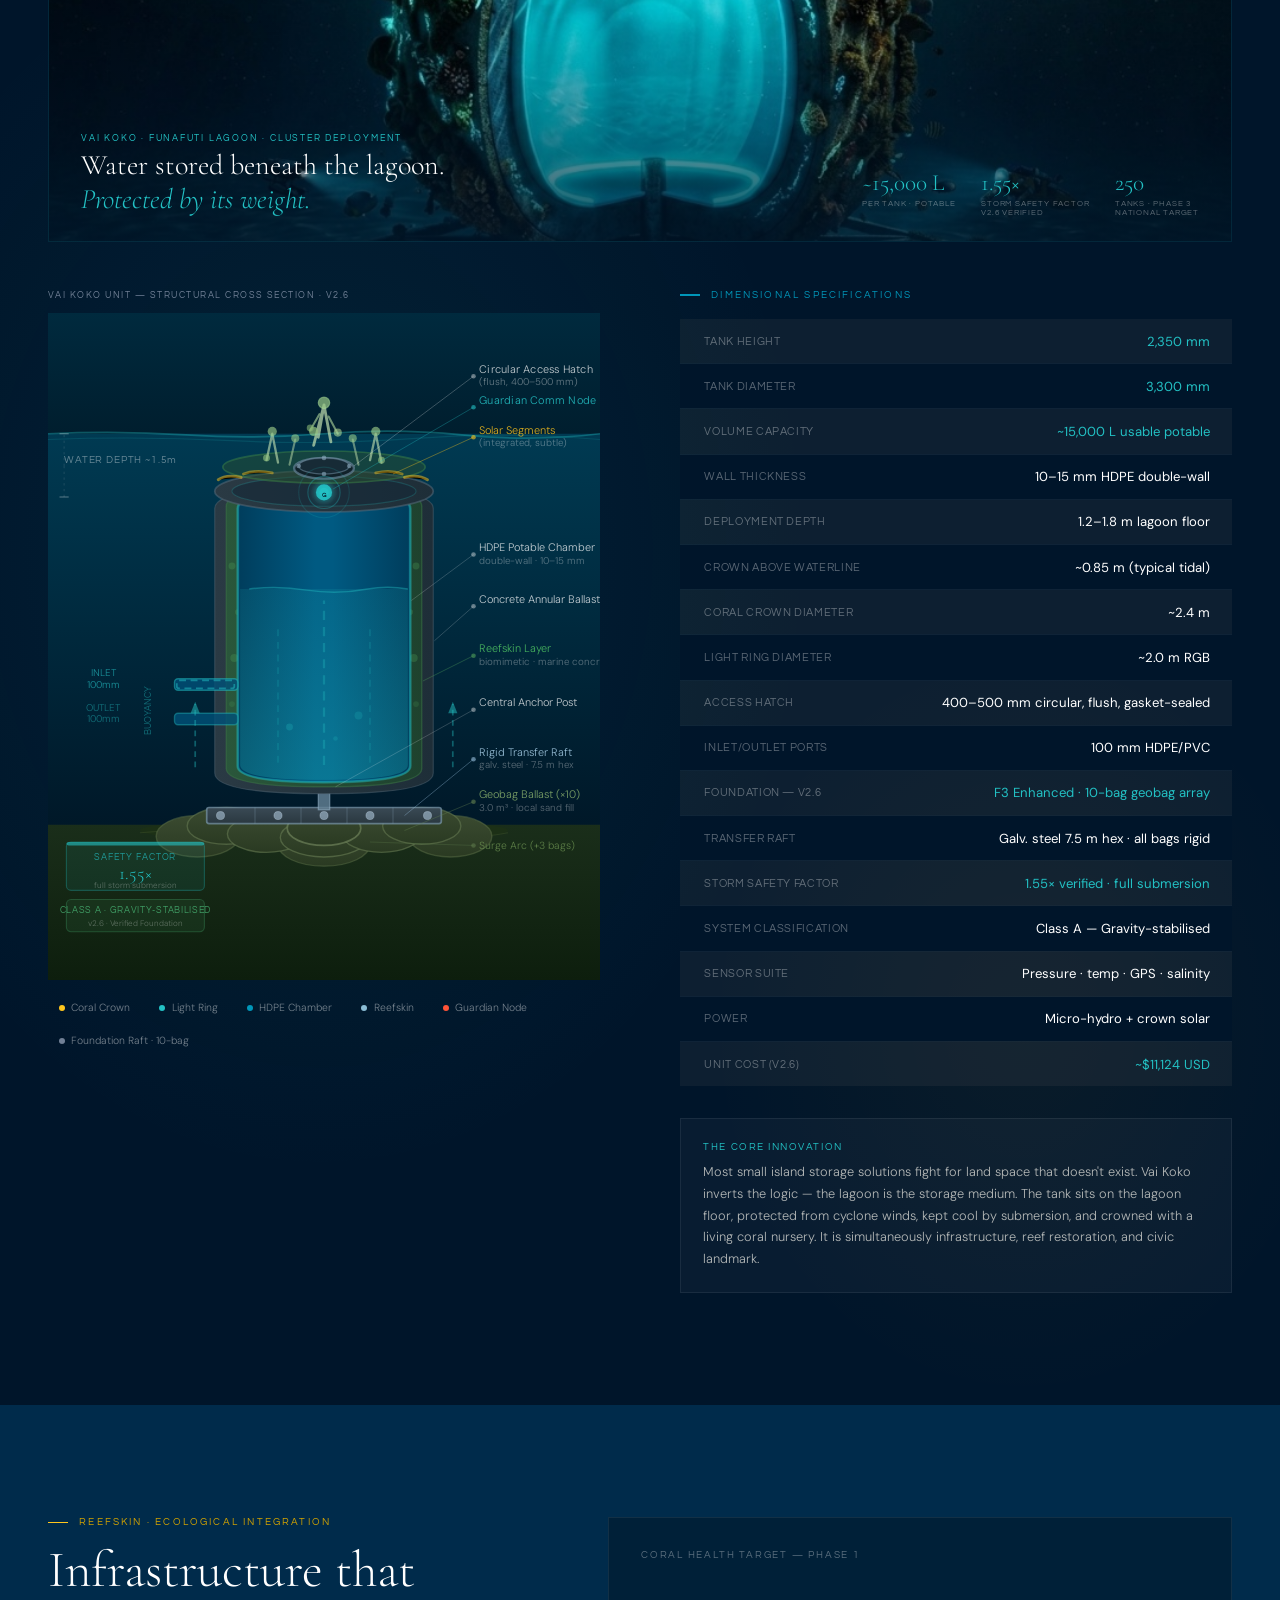
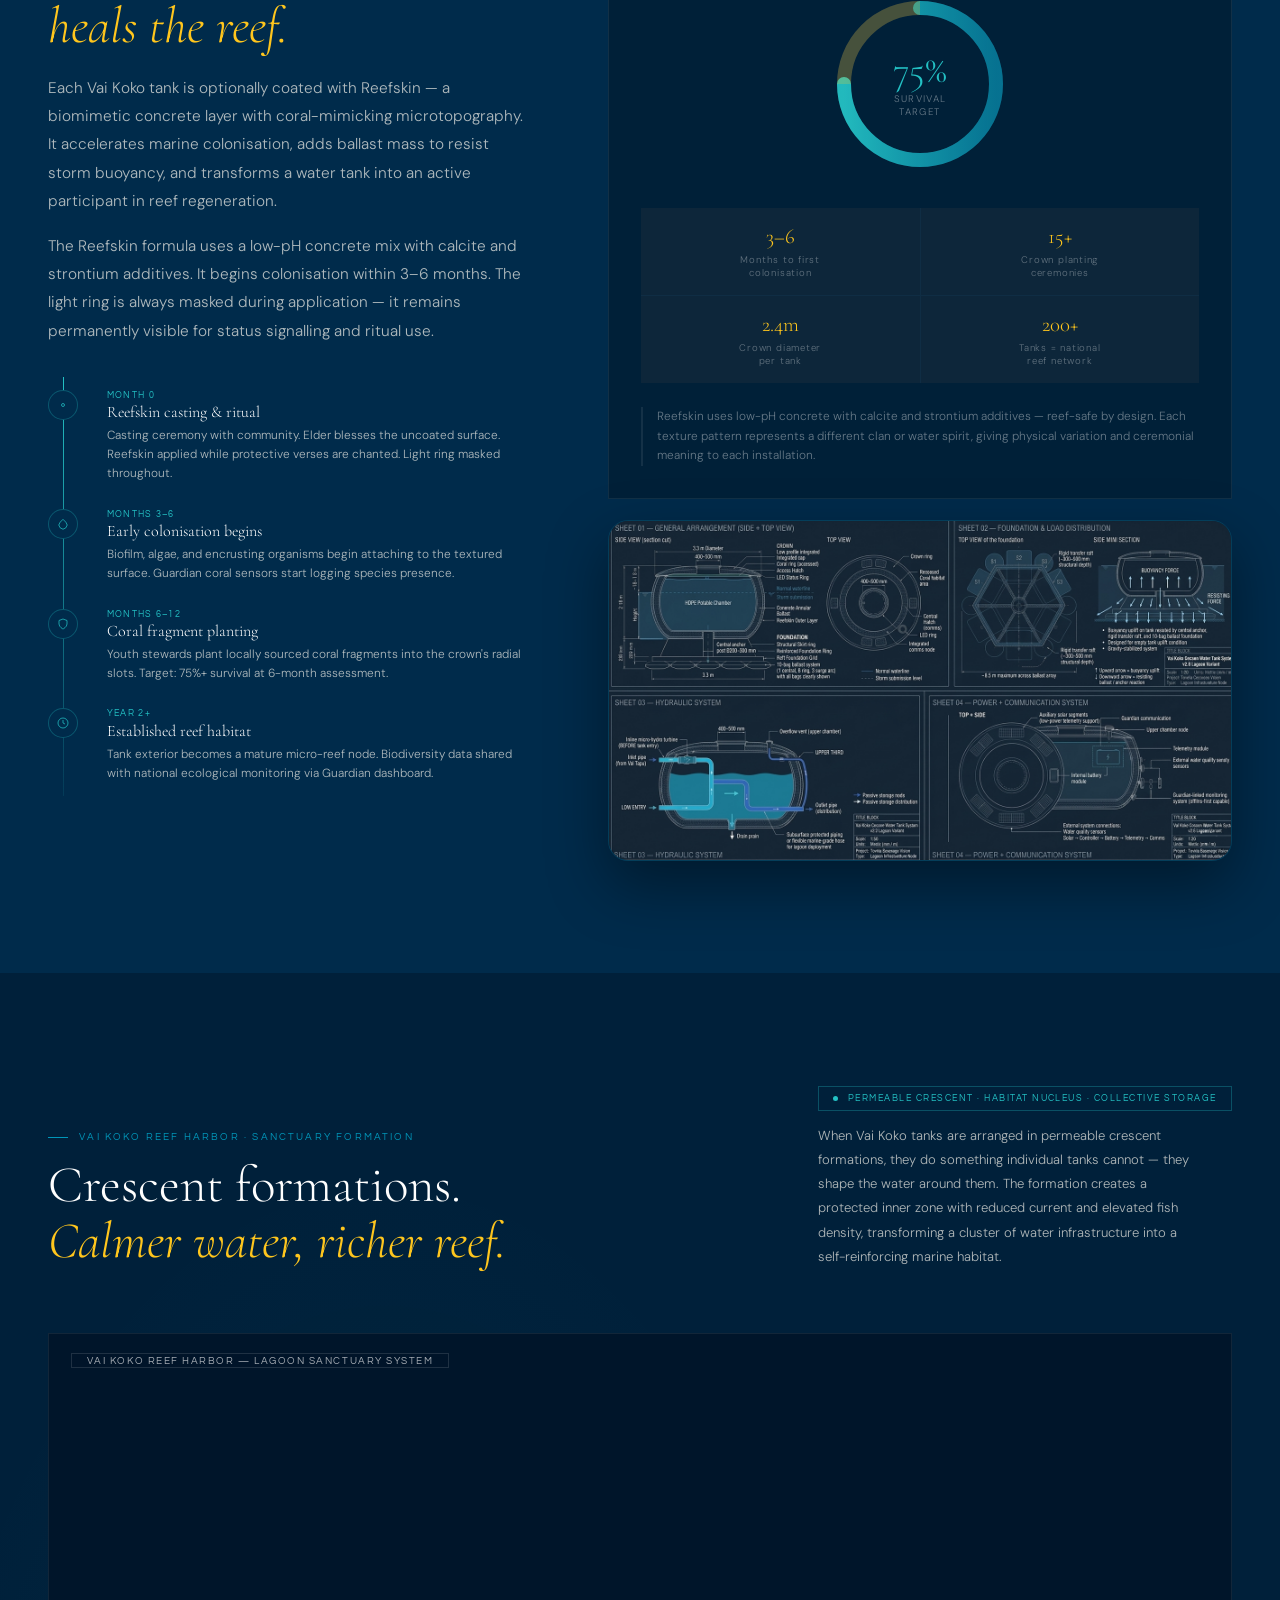
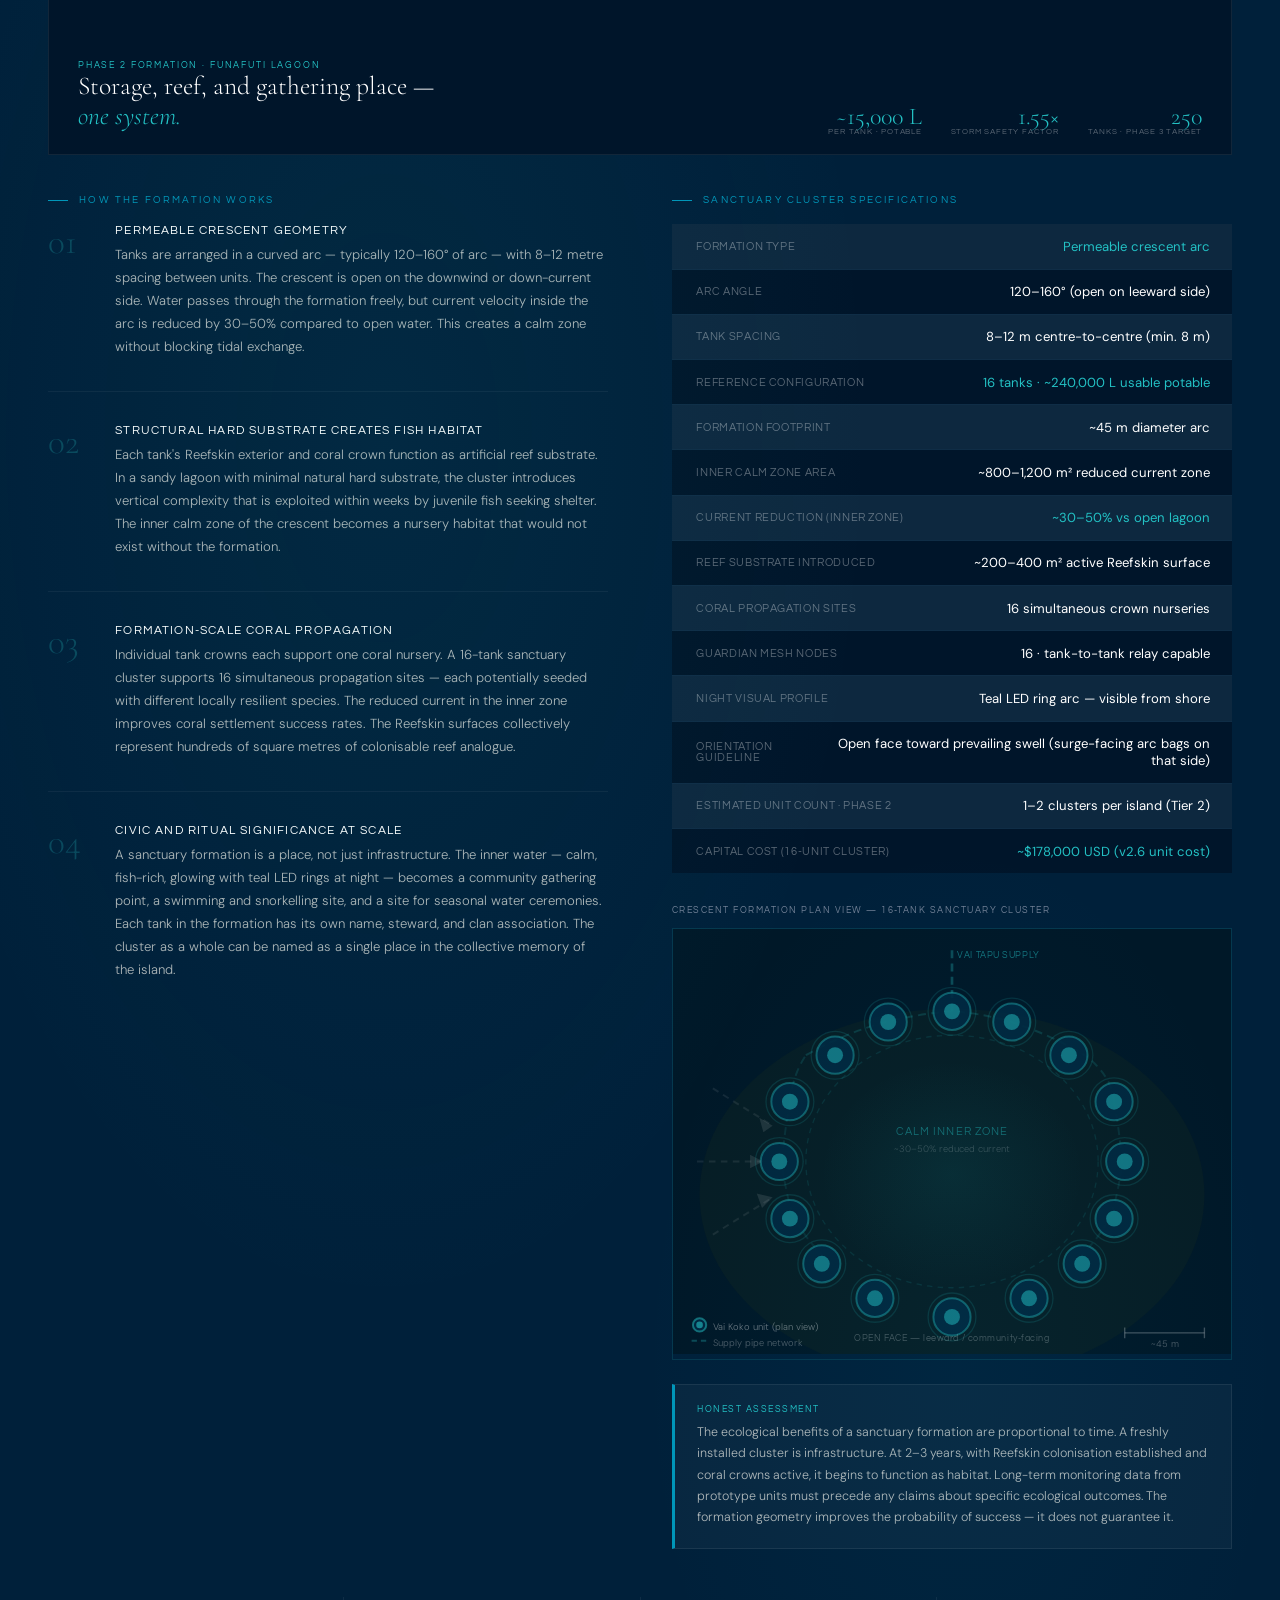
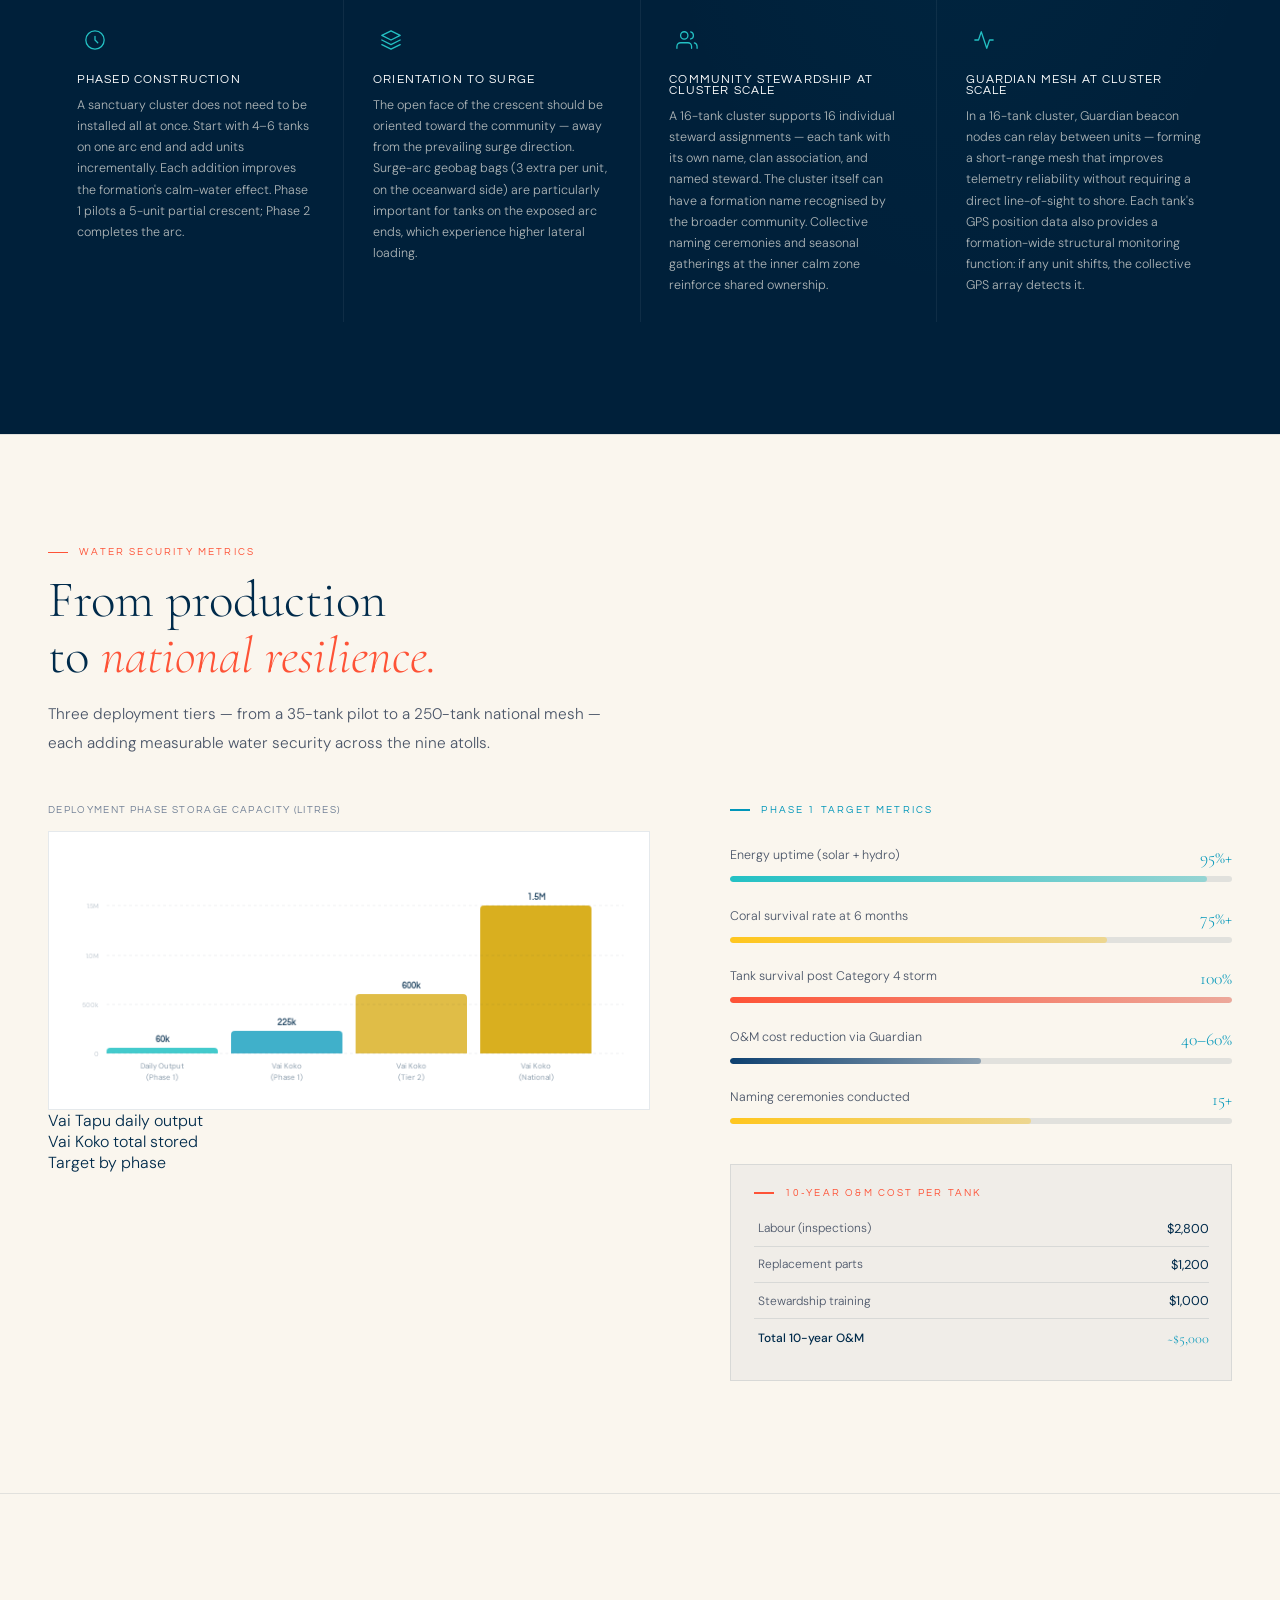
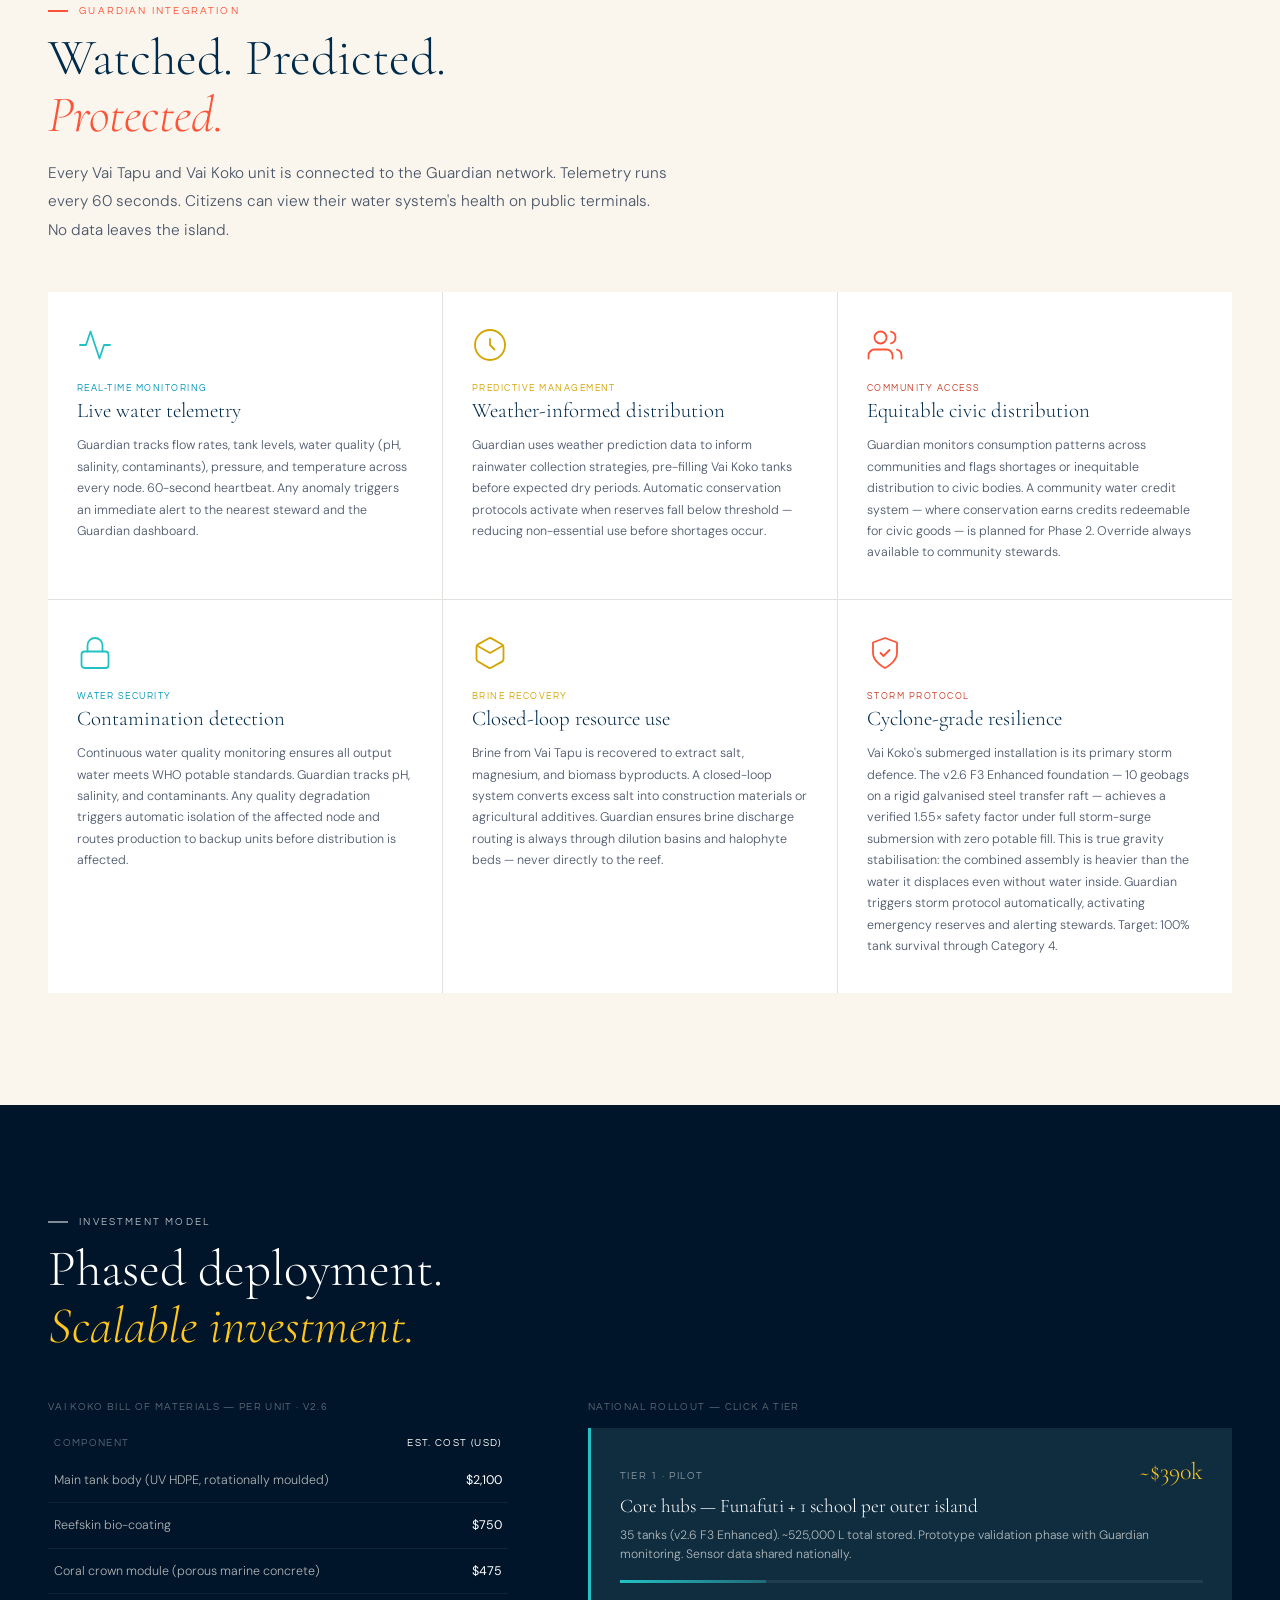
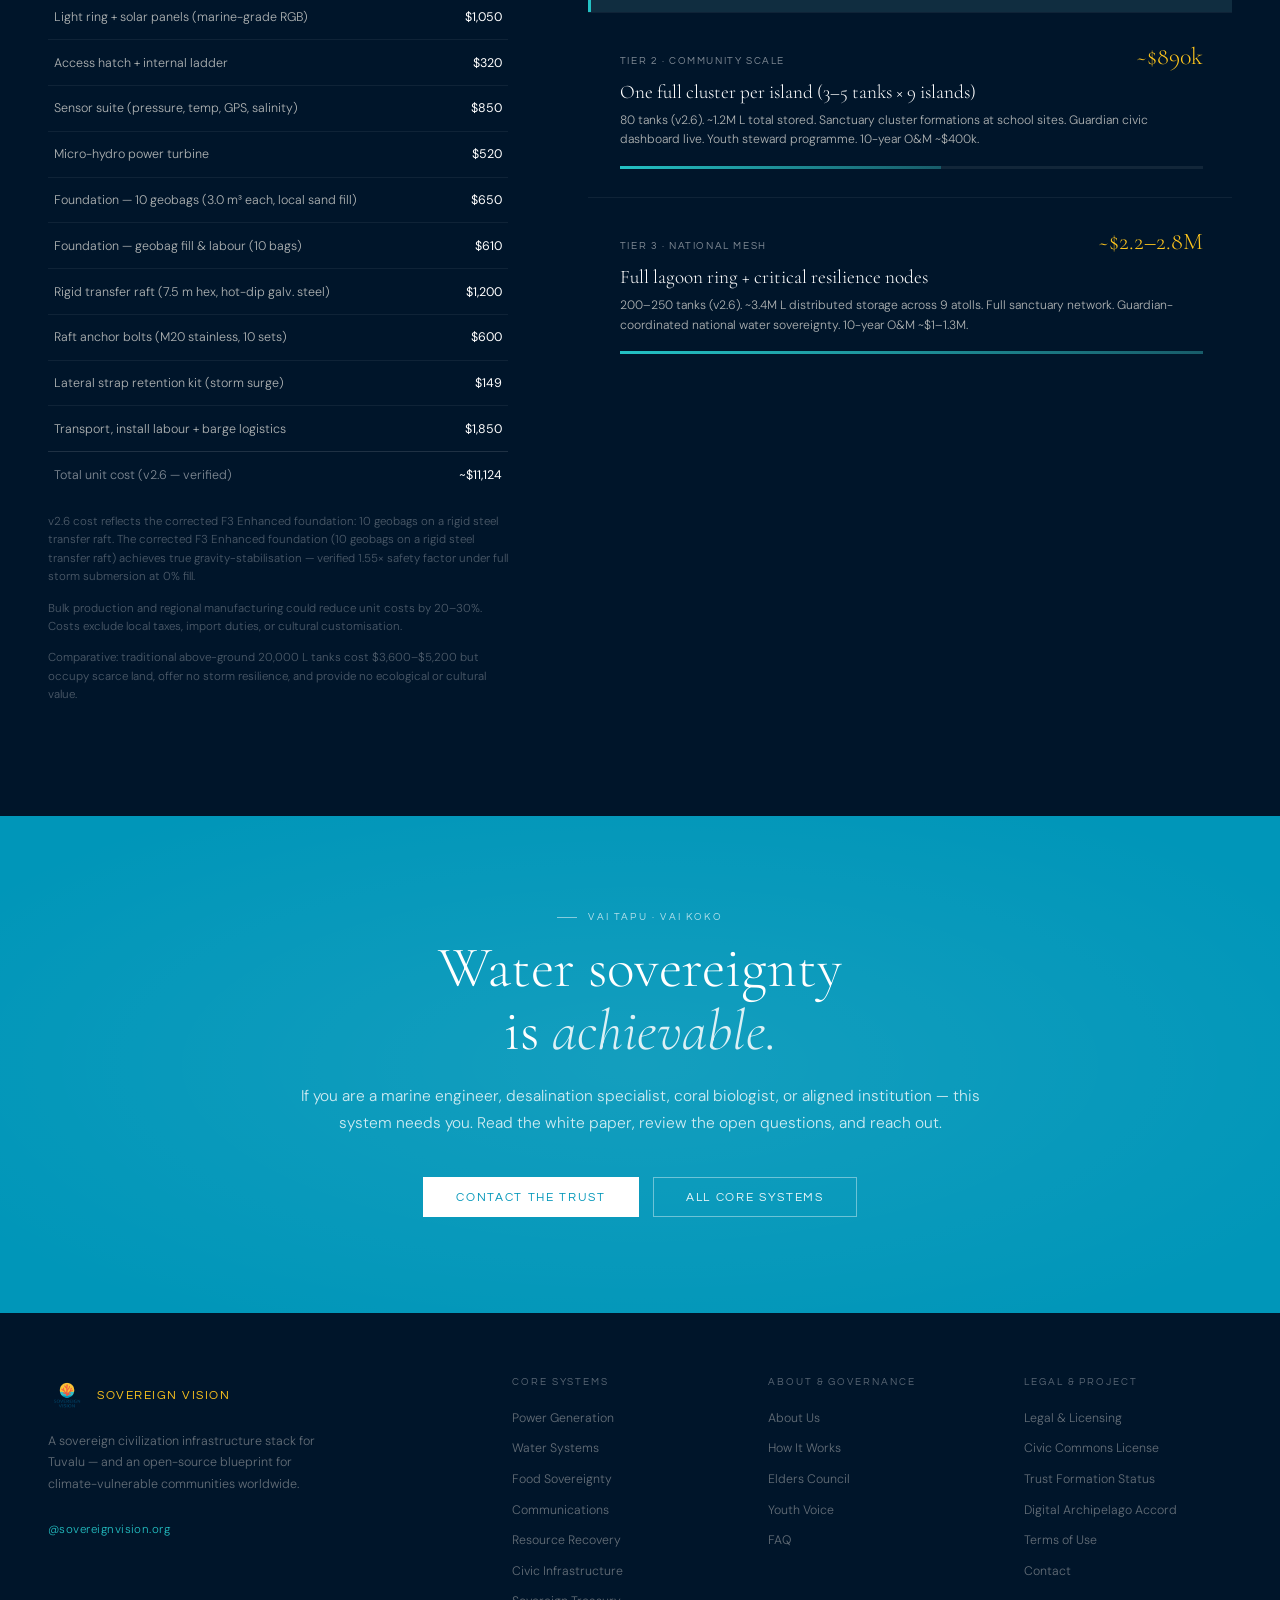
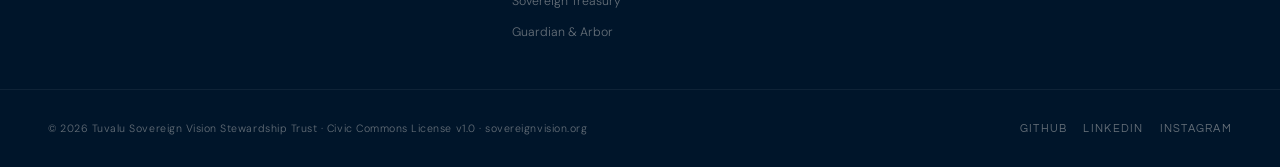
<file: water-systems.html>
<!DOCTYPE html>
<html lang="en">
<head>
  <meta charset="UTF-8">
  <meta name="viewport" content="width=device-width, initial-scale=1.0">
  <title>Water Systems — Vai Tapu &amp; Vai Koko · Sovereign Vision</title>
  <meta name="description" content="Vai Tapu and Vai Koko — Tuvalu's sovereign water system. Solar desalination, submerged lagoon storage, and coral restoration. 60,000 litres per day. v2.6 — gravity-stabilised, 1.55× verified. Reef Harbor sanctuary cluster formations.">
  <link rel="canonical" href="https://sovereignvision.org/water-systems.html">
  <meta property="og:title" content="Water Systems — Vai Tapu &amp; Vai Koko · Sovereign Vision">
  <meta property="og:description" content="Sovereign water security for Tuvalu. v2.6 — gravity-stabilised lagoon tanks, Reef Harbor sanctuary cluster formations, and integrated coral nurseries.">
  <link rel="icon" type="image/png" href="images/favicon.png">
  <link rel="preconnect" href="https://fonts.googleapis.com">
  <link rel="preconnect" href="https://fonts.gstatic.com" crossorigin>
  <link href="https://fonts.googleapis.com/css2?family=Cormorant+Garamond:ital,wght@0,300;0,400;0,600;1,300;1,400;1,600&family=Questrial&family=DM+Sans:opsz,wght@9..40,300;9..40,400;9..40,500&display=swap" rel="stylesheet">

<style>
/* ═══════════════════════════════════════════════════════════════════
   DESIGN TOKENS — self-contained fallback so page works standalone
═══════════════════════════════════════════════════════════════════ */
:root {
  --coral:        #fe5337;
  --coral-dim:    #c9402a;
  --coral-pale:   rgba(254,83,55,.08);
  --gold:         #ffc61d;
  --gold-dim:     #d4a400;
  --gold-pale:    rgba(255,198,29,.10);
  --teal:         #23c1c4;
  --teal-dim:     #0096b9;
  --teal-pale:    rgba(35,193,196,.09);
  --navy:         #002b4b;
  --navy-mid:     #00203a;
  --navy-deep:    #00152a;
  --navy-light:   #0d4070;
  --cream:        #faf6ee;
  --cream-mid:    #f2ead8;
  --cream-dark:   #e8ddc8;
  --stone:        #4a5568;
  --stone-light:  #718096;
  --white:        #ffffff;
  --text-on-dark: rgba(250,246,238,.70);
  --text-dimmer:  rgba(250,246,238,.40);
  --border-light: rgba(0,43,75,.10);
  --border-teal:  rgba(35,193,196,.20);
  --ease:         cubic-bezier(0.22,1,0.36,1);
  --dur-xs:       .15s;
  --dur-sm:       .25s;
  --font-serif:   'Cormorant Garamond', serif;
  --font-ui:      'Questrial', sans-serif;
  --font-body:    'DM Sans', sans-serif;
  --container-max:1360px;
  --page-x:       3rem;
  --section-pad:  7rem;
  --nav-height:   72px;
}
@media(prefers-reduced-motion:reduce){*,*::before,*::after{animation-duration:.01ms!important;transition-duration:.01ms!important;}}
*,*::before,*::after{box-sizing:border-box;margin:0;padding:0;}
html{scroll-behavior:smooth;}
body{background:var(--cream);color:var(--navy);font-family:var(--font-body,'DM Sans',sans-serif);font-weight:300;overflow-x:hidden;-webkit-font-smoothing:antialiased;}

/* ═══ NAV ═══════════════════════════════════════════════════════ */
nav{position:fixed;top:0;left:0;right:0;z-index:200;padding:0 var(--page-x);height:var(--nav-height);display:flex;align-items:center;justify-content:space-between;background:rgba(255,255,255,.96);box-shadow:0 1px 0 var(--border-light),0 4px 24px rgba(0,43,75,.06);backdrop-filter:blur(12px);}
.nav-logo{display:flex;align-items:center;gap:.7rem;text-decoration:none;flex-shrink:0;}
.nav-logo img{width:42px;height:42px;object-fit:contain;display:block;}
.nav-logo-text{font-family:var(--font-ui);font-size:.78rem;letter-spacing:.14em;text-transform:uppercase;color:var(--navy);line-height:1.25;}
.nav-logo-text span{display:block;font-size:.58rem;letter-spacing:.12em;color:var(--stone-light);font-family:var(--font-body);}
.nav-links{display:flex;align-items:center;gap:2rem;list-style:none;}
.nav-links a{font-size:.72rem;letter-spacing:.1em;text-transform:uppercase;color:var(--stone);text-decoration:none;font-weight:400;transition:color .25s;white-space:nowrap;}
.nav-links a:hover,.nav-links a.active-page{color:var(--coral);}
.nav-dropdown{position:relative;}
.nav-dropdown>a{display:flex;align-items:center;gap:.3rem;}
.nav-dropdown>a::after{content:'▾';font-size:.6rem;opacity:.6;transition:transform .25s;}
.nav-dropdown.active>a::after{transform:rotate(180deg);}
.dropdown-menu{position:absolute;top:calc(100% + 8px);left:50%;min-width:220px;background:var(--white);border:1px solid var(--border-light);box-shadow:0 12px 40px rgba(0,43,75,.12);padding:.5rem 0;opacity:0;pointer-events:none;transform:translateX(-50%) translateY(-6px);transition:opacity .2s var(--ease),transform .2s var(--ease);}
.nav-dropdown.active .dropdown-menu{opacity:1;pointer-events:all;transform:translateX(-50%) translateY(0);}
.dropdown-menu a{display:block;padding:.6rem 1.2rem;font-size:.72rem;letter-spacing:.07em;text-transform:uppercase;color:var(--navy)!important;text-decoration:none;transition:background .18s,color .18s;white-space:nowrap;}
.dropdown-menu a:hover{background:var(--coral-pale);color:var(--coral)!important;}
.nav-cta{background:var(--coral);color:var(--white)!important;padding:.5rem 1.4rem;font-size:.7rem;letter-spacing:.14em;text-transform:uppercase;font-family:var(--font-ui);text-decoration:none;transition:background .25s,transform .2s;white-space:nowrap;flex-shrink:0;}
.nav-cta:hover{background:var(--coral-dim);transform:translateY(-1px);}
.hamburger{display:none;flex-direction:column;gap:5px;cursor:pointer;padding:4px;background:none;border:none;}
.hamburger span{width:22px;height:1.5px;background:var(--navy);display:block;transition:all .3s var(--ease);}
.hamburger.open span:nth-child(1){transform:rotate(45deg) translate(4.7px,4.7px);}
.hamburger.open span:nth-child(2){opacity:0;}
.hamburger.open span:nth-child(3){transform:rotate(-45deg) translate(4.7px,-4.7px);}
.mobile-menu{display:none;position:fixed;inset:0;z-index:199;background:var(--navy-deep);flex-direction:column;align-items:center;justify-content:center;gap:1.8rem;opacity:0;pointer-events:none;transition:opacity .35s;}
.mobile-menu.open{opacity:1;pointer-events:all;}
.mobile-menu a{font-family:var(--font-serif);font-size:2rem;font-weight:300;color:var(--white);text-decoration:none;letter-spacing:.04em;transition:color .25s;}
.mobile-menu a:hover{color:var(--gold);}
.mobile-menu .m-cta{font-family:var(--font-ui);font-size:.76rem;letter-spacing:.16em;text-transform:uppercase;color:var(--coral);border:1px solid var(--coral);padding:.65rem 2rem;margin-top:.5rem;}

/* ═══ SHARED UTILITIES ══════════════════════════════════════════ */
.section-tag{font-family:var(--font-ui);font-size:.62rem;letter-spacing:.22em;text-transform:uppercase;color:var(--coral);margin-bottom:.9rem;display:flex;align-items:center;gap:.7rem;}
.section-tag::before{content:'';width:20px;height:1.5px;background:var(--coral);flex-shrink:0;}
.section-tag.teal{color:var(--teal-dim);}
.section-tag.teal::before{background:var(--teal-dim);}
.section-tag.white{color:rgba(255,255,255,.7);}
.section-tag.white::before{background:rgba(255,255,255,.5);}
.section-tag.gold{color:var(--gold-dim);}
.section-tag.gold::before{background:var(--gold);}
.h2{font-family:var(--font-serif);font-size:clamp(2.2rem,4vw,3.8rem);font-weight:300;line-height:1.1;color:var(--navy);}
.h2 em{font-style:italic;color:var(--coral);}
.h2-white{color:var(--white);}
.h2-white em{color:var(--gold);}
.body-text{font-size:.96rem;line-height:1.85;color:var(--stone);}
.body-text-white{font-size:.96rem;line-height:1.85;color:var(--text-on-dark);}
.btn-coral{background:var(--coral);color:var(--white);border:1.5px solid var(--coral);padding:.8rem 2rem;font-family:var(--font-ui);font-size:.74rem;letter-spacing:.14em;text-transform:uppercase;text-decoration:none;display:inline-block;transition:background .25s,transform .2s;}
.btn-coral:hover{background:var(--coral-dim);border-color:var(--coral-dim);transform:translateY(-2px);}
.btn-ghost{background:transparent;color:rgba(255,255,255,.85);border:1.5px solid rgba(255,255,255,.35);padding:.8rem 2rem;font-family:var(--font-ui);font-size:.74rem;letter-spacing:.14em;text-transform:uppercase;text-decoration:none;display:inline-block;transition:all .25s;}
.btn-ghost:hover{border-color:var(--white);color:var(--white);}
.btn-ghost-white{background:transparent;color:rgba(255,255,255,.9);border:1.5px solid rgba(255,255,255,.4);padding:.8rem 2rem;font-family:var(--font-ui);font-size:.74rem;letter-spacing:.14em;text-transform:uppercase;text-decoration:none;display:inline-block;transition:all .25s;}
.btn-ghost-white:hover{border-color:var(--white);color:var(--white);}
.btn-white{background:var(--white);color:var(--teal-dim);border:1.5px solid var(--white);padding:.8rem 2rem;font-family:var(--font-ui);font-size:.74rem;letter-spacing:.14em;text-transform:uppercase;text-decoration:none;display:inline-block;transition:all .25s;}
.btn-white:hover{background:transparent;color:var(--white);}
.reveal{opacity:0;transform:translateY(22px);transition:opacity .8s var(--ease),transform .8s var(--ease);}
.reveal-left{opacity:0;transform:translateX(-24px);transition:opacity .8s var(--ease),transform .8s var(--ease);}
.reveal-right{opacity:0;transform:translateX(24px);transition:opacity .8s var(--ease),transform .8s var(--ease);}
.reveal.visible,.reveal-left.visible,.reveal-right.visible{opacity:1;transform:none;}

/* ═══ SANCTUARY CLUSTER ═════════════════════════════════════════ */
.sanctuary-section{background:var(--navy-mid);padding:var(--section-pad) var(--page-x);position:relative;overflow:hidden;}
.sanctuary-section::before{content:'';position:absolute;inset:0;background:radial-gradient(ellipse 70% 60% at 30% 40%,rgba(35,193,196,.06) 0%,transparent 55%),radial-gradient(ellipse 50% 40% at 75% 75%,rgba(0,150,185,.05) 0%,transparent 50%);pointer-events:none;}
.sanctuary-inner{max-width:var(--container-max);margin:0 auto;}
.sanctuary-render-wrap{line-height:0;}
.sanctuary-cols{display:grid;grid-template-columns:1fr 1fr;gap:4rem;margin-top:1rem;}
.sanctuary-col{}
.sanc-principle{display:flex;gap:1.4rem;margin-bottom:2rem;padding-bottom:2rem;border-bottom:1px solid rgba(255,255,255,.05);}
.sanc-principle:last-child{border-bottom:none;margin-bottom:0;}
.sanc-prin-num{font-family:var(--font-serif);font-size:2.2rem;font-weight:300;color:rgba(35,193,196,.25);line-height:1;flex-shrink:0;width:2.8rem;}
.sanc-prin-title{font-family:var(--font-ui);font-size:.74rem;letter-spacing:.1em;text-transform:uppercase;color:var(--white);margin-bottom:.5rem;}
.sanc-prin-body{font-size:.82rem;color:var(--text-on-dark);line-height:1.75;}
.sanc-note-card{background:var(--navy-mid);padding:1.6rem 1.8rem;transition:background var(--dur-sm);}
.sanc-note-card:hover{background:rgba(255,255,255,.02);}
.sanc-note-icon{width:36px;height:36px;display:flex;align-items:center;justify-content:center;color:var(--teal);margin-bottom:1rem;}
.sanc-note-title{font-family:var(--font-ui);font-size:.72rem;letter-spacing:.1em;text-transform:uppercase;color:var(--white);margin-bottom:.6rem;}
.sanc-note-body{font-size:.78rem;color:var(--text-on-dark);line-height:1.7;}
@media(max-width:900px){
  .sanctuary-cols{grid-template-columns:1fr;}
}


@keyframes fadeUp{from{opacity:0;transform:translateY(18px);}to{opacity:1;transform:translateY(0);}}
@keyframes fadeIn{from{opacity:0;}to{opacity:1;}}
@keyframes pulseDot{0%,100%{box-shadow:0 0 0 0 rgba(35,193,196,.5);}50%{box-shadow:0 0 0 5px rgba(35,193,196,0);}}
@keyframes scrollPulse{0%,100%{opacity:.3;}50%{opacity:1;}}

/* ═══ PAGE HERO ═════════════════════════════════════════════════ */
.page-hero{background:var(--navy-deep);min-height:100vh;position:relative;overflow:hidden;display:flex;align-items:flex-end;}
.page-hero::before{content:'';position:absolute;inset:0;background:radial-gradient(ellipse 80% 60% at 20% 70%,rgba(35,193,196,.15) 0%,transparent 55%),radial-gradient(ellipse 50% 50% at 80% 20%,rgba(255,198,29,.07) 0%,transparent 55%),linear-gradient(to top,rgba(0,15,30,.98) 0%,rgba(0,21,42,.6) 45%,transparent 100%);pointer-events:none;z-index:1;}
#hero-canvas{position:absolute;inset:0;width:100%;height:100%;pointer-events:none;z-index:0;}
.page-hero-inner{position:relative;z-index:2;max-width:var(--container-max);margin:0 auto;width:100%;padding:9rem var(--page-x) 5rem;display:grid;grid-template-columns:1fr 1fr;gap:5rem;align-items:end;}
.hero-breadcrumb{font-family:var(--font-ui);font-size:.6rem;letter-spacing:.2em;text-transform:uppercase;color:var(--text-dimmer);margin-bottom:2.2rem;display:flex;align-items:center;gap:.6rem;opacity:0;animation:fadeUp .7s .15s var(--ease) forwards;}
.hero-breadcrumb a{color:var(--text-dimmer);text-decoration:none;transition:color var(--dur-sm);}
.hero-breadcrumb a:hover{color:var(--teal);}
.hero-system-tag{display:inline-flex;align-items:center;gap:.7rem;font-family:var(--font-ui);font-size:.6rem;letter-spacing:.22em;text-transform:uppercase;color:var(--teal);margin-bottom:1.4rem;opacity:0;animation:fadeUp .7s .25s var(--ease) forwards;}
.hero-system-tag::before{content:'';width:20px;height:1px;background:var(--teal);flex-shrink:0;}
.hero-h1{font-family:var(--font-serif);font-size:clamp(3rem,6.5vw,7rem);font-weight:300;line-height:.93;color:var(--white);letter-spacing:-.02em;opacity:0;animation:fadeUp .9s .35s var(--ease) forwards;margin-bottom:1.6rem;}
.hero-h1 em{font-style:italic;color:var(--teal);}
.hero-tuvaluan{display:block;font-family:var(--font-ui);font-size:clamp(.85rem,1.4vw,1rem);color:rgba(255,255,255,.3);font-weight:300;letter-spacing:.12em;margin-top:.6rem;}
.hero-sub{font-size:clamp(.88rem,1.3vw,1rem);color:rgba(255,255,255,.65);max-width:480px;line-height:1.85;margin-bottom:2.4rem;opacity:0;animation:fadeUp .9s .55s var(--ease) forwards;}
.hero-actions{display:flex;gap:1rem;flex-wrap:wrap;opacity:0;animation:fadeUp .9s .72s var(--ease) forwards;}
.hero-right{opacity:0;animation:fadeUp .9s .8s var(--ease) forwards;align-self:center;}
/* Hero stat panel */
.hero-stat-panel{border:1px solid rgba(255,255,255,.1);background:rgba(0,0,0,.22);backdrop-filter:blur(10px);}
.hero-stat-panel-header{padding:.9rem 1.3rem;border-bottom:1px solid rgba(255,255,255,.07);display:flex;align-items:center;gap:.7rem;}
.hero-stat-panel-dot{width:6px;height:6px;border-radius:50%;background:var(--teal);flex-shrink:0;animation:pulseDot 2.5s infinite;}
.hero-stat-panel-title{font-family:var(--font-ui);font-size:.6rem;letter-spacing:.18em;text-transform:uppercase;color:rgba(255,255,255,.32);}
.hero-stats-grid{display:grid;grid-template-columns:1fr 1fr;}
.h-stat{padding:1.5rem 1.3rem;border-right:1px solid rgba(255,255,255,.07);border-bottom:1px solid rgba(255,255,255,.07);transition:background .2s;}
.h-stat:hover{background:rgba(255,255,255,.04);}
.h-stat:nth-child(even){border-right:none;}
.h-stat:nth-child(3),.h-stat:nth-child(4){border-bottom:none;}
.h-stat-n{font-family:var(--font-serif);font-size:2.2rem;font-weight:300;color:var(--teal);line-height:1;margin-bottom:.3rem;}
.h-stat-l{font-size:.62rem;letter-spacing:.07em;color:rgba(255,255,255,.38);line-height:1.4;}
/* Hero water readiness bars */
.hero-water-vis{padding:1.3rem;background:rgba(0,0,0,.15);border-top:1px solid rgba(255,255,255,.06);}
.hero-water-label{font-family:var(--font-ui);font-size:.58rem;letter-spacing:.16em;text-transform:uppercase;color:rgba(255,255,255,.28);margin-bottom:.9rem;}
.hw-row{display:flex;justify-content:space-between;align-items:baseline;margin-bottom:.3rem;}
.hw-name{font-size:.64rem;color:rgba(255,255,255,.4);}
.hw-val{font-size:.64rem;color:rgba(255,255,255,.65);}
.hero-water-bar{height:5px;background:rgba(255,255,255,.06);border-radius:3px;overflow:hidden;margin-bottom:.75rem;}
.hero-water-bar:last-child{margin-bottom:0;}
.hero-water-fill{height:100%;border-radius:3px;width:0%;transition:width 1.8s .9s var(--ease);}
.hero-water-fill.teal{background:linear-gradient(90deg,var(--teal),rgba(35,193,196,.4));}
.hero-water-fill.gold{background:linear-gradient(90deg,var(--gold),rgba(255,198,29,.4));}
.hero-water-fill.coral{background:linear-gradient(90deg,var(--coral),rgba(254,83,55,.35));}
/* Scroll hint */
.hero-scroll{position:absolute;bottom:2rem;left:50%;transform:translateX(-50%);display:flex;flex-direction:column;align-items:center;gap:.4rem;opacity:0;animation:fadeIn .8s 1.8s forwards;z-index:3;pointer-events:none;}
.hero-scroll-line{width:1px;height:32px;background:linear-gradient(to bottom,rgba(35,193,196,.6),transparent);animation:scrollPulse 2.2s 2s infinite;}
.hero-scroll-label{font-family:var(--font-ui);font-size:.5rem;letter-spacing:.2em;text-transform:uppercase;color:rgba(255,255,255,.28);}

/* ═══ STATEMENT BAND ════════════════════════════════════════════ */
.statement-band{background:var(--navy-mid);border-top:1px solid rgba(35,193,196,.18);border-bottom:1px solid rgba(35,193,196,.18);padding:1.5rem var(--page-x);}
.statement-band-inner{max-width:var(--container-max);margin:0 auto;display:flex;align-items:center;justify-content:center;gap:2rem;flex-wrap:wrap;}
.statement-band-item{display:flex;align-items:center;gap:.7rem;font-family:var(--font-ui);font-size:.68rem;letter-spacing:.1em;text-transform:uppercase;color:rgba(255,255,255,.5);}
.statement-band-item svg{stroke:var(--teal);fill:none;flex-shrink:0;}
.statement-band-accent{color:rgba(254,83,55,.8);}
.statement-band-accent svg{stroke:var(--coral);}
.statement-band-sep{width:1px;height:18px;background:rgba(255,255,255,.1);flex-shrink:0;}

/* ═══ CHALLENGE SECTION ═════════════════════════════════════════ */
.challenge-section{background:var(--navy-mid);padding:var(--section-pad) var(--page-x);position:relative;overflow:hidden;}
.challenge-section::before{content:'';position:absolute;inset:0;background:radial-gradient(ellipse 60% 70% at 80% 40%,rgba(254,83,55,.05) 0%,transparent 60%);pointer-events:none;}
.challenge-inner{max-width:var(--container-max);margin:0 auto;display:grid;grid-template-columns:1fr 1.4fr;gap:5rem;align-items:start;}
.challenge-facts{display:flex;flex-direction:column;gap:1px;background:rgba(255,255,255,.06);margin-top:2rem;}
.c-fact{background:var(--navy-mid);padding:1.4rem 1.6rem;display:flex;align-items:flex-start;gap:1.2rem;transition:background var(--dur-sm);}
.c-fact:hover{background:rgba(255,255,255,.03);}
.c-fact-icon{width:32px;height:32px;flex-shrink:0;}
.c-fact-icon svg{width:32px;height:32px;stroke:var(--coral);stroke-width:1.2;fill:none;stroke-linecap:round;stroke-linejoin:round;}
.c-fact-n{font-family:var(--font-serif);font-size:1.6rem;font-weight:300;color:var(--coral);line-height:1;margin-bottom:.2rem;}
.c-fact-text{font-size:.78rem;color:var(--text-on-dark);line-height:1.6;}

/* ═══ VAI TAPU ══════════════════════════════════════════════════ */
.vai-tapu-section{background:var(--cream);padding:var(--section-pad) var(--page-x);border-bottom:1px solid var(--border-light);}
.vai-tapu-inner{max-width:var(--container-max);margin:0 auto;}
.system-header{display:flex;align-items:flex-end;justify-content:space-between;gap:3rem;margin-bottom:4rem;flex-wrap:wrap;}
.system-badge{display:inline-flex;align-items:center;gap:.6rem;border:1px solid var(--border-teal);padding:.4rem .9rem;font-family:var(--font-ui);font-size:.58rem;letter-spacing:.16em;text-transform:uppercase;color:var(--teal-dim);}
.system-badge-dot{width:5px;height:5px;border-radius:50%;background:var(--teal);flex-shrink:0;}
.vt-layout{display:grid;grid-template-columns:1fr 1fr;gap:4rem;align-items:start;margin-top:3rem;}
.vt-diagram-wrap{position:relative;}
.vt-diagram-label{font-family:var(--font-ui);font-size:.58rem;letter-spacing:.16em;text-transform:uppercase;color:var(--stone-light);margin-bottom:.8rem;}
#vt-diagram{width:100%;border:1px solid var(--border-light);cursor:pointer;display:block;}
.vt-tooltip{position:absolute;background:var(--navy);color:var(--white);padding:.65rem 1rem;font-size:.72rem;line-height:1.55;pointer-events:none;opacity:0;transition:opacity .18s;z-index:10;max-width:210px;border-left:2px solid var(--teal);box-shadow:0 4px 16px rgba(0,0,0,.3);}
.vt-stats-grid{display:grid;grid-template-columns:1fr 1fr;gap:1px;background:var(--border-light);margin-top:1.5rem;}
.vt-stat{background:var(--white);padding:1.3rem;text-align:center;}
.vt-stat-n{font-family:var(--font-serif);font-size:1.8rem;font-weight:300;color:var(--teal-dim);line-height:1;margin-bottom:.2rem;}
.vt-stat-l{font-size:.66rem;letter-spacing:.08em;color:var(--stone);line-height:1.4;}
.spec-table{width:100%;border-collapse:collapse;margin-top:1.5rem;}
.spec-table tr{border-bottom:1px solid var(--border-light);}
.spec-table tr:last-child{border-bottom:none;}
.spec-table td{padding:.72rem .4rem;font-size:.78rem;line-height:1.5;}
.spec-table td:first-child{color:var(--stone-light);width:48%;font-family:var(--font-ui);font-size:.67rem;letter-spacing:.06em;text-transform:uppercase;}
.spec-table td:last-child{color:var(--navy);font-weight:400;text-align:right;}
/* Process flow arrows */
.process-flow{display:flex;align-items:stretch;gap:0;margin-top:2rem;overflow:hidden;position:relative;}
.pf-step{flex:1;background:var(--navy);padding:1.4rem .8rem 1.6rem;position:relative;text-align:center;transition:background var(--dur-sm);cursor:default;overflow:hidden;}
.pf-step::before{content:'';position:absolute;bottom:0;left:0;right:0;height:2px;background:var(--teal);transform:scaleX(0);transform-origin:left;transition:transform .3s var(--ease);}
.pf-step:hover{background:rgba(35,193,196,.07);}
.pf-step:hover::before{transform:scaleX(1);}
.pf-step::after{content:'';position:absolute;right:-12px;top:42%;transform:translateY(-50%);width:0;height:0;border-left:12px solid var(--navy);border-top:20px solid transparent;border-bottom:20px solid transparent;z-index:2;transition:border-left-color var(--dur-sm);}
.pf-step:last-child::after{display:none;}
.pf-step:hover::after{border-left-color:rgba(35,193,196,.07);}
.pf-n{font-family:var(--font-serif);font-size:1.2rem;font-weight:300;color:rgba(35,193,196,.2);line-height:1;margin-bottom:.4rem;}
.pf-icon{width:26px;height:26px;margin:0 auto .4rem;}
.pf-icon svg{width:26px;height:26px;stroke:var(--teal);stroke-width:1.3;fill:none;stroke-linecap:round;display:block;}
.pf-label{font-family:var(--font-ui);font-size:.52rem;letter-spacing:.1em;text-transform:uppercase;color:rgba(255,255,255,.55);line-height:1.5;}
.pf-step:hover .pf-icon svg{stroke:rgba(255,255,255,.9);}
.pf-step:hover .pf-label{color:rgba(255,255,255,.85);}

/* ═══ SYSTEM SPLIT STRIP ════════════════════════════════════════ */
.sys-split-strip{background:var(--cream-dark);border-top:1px solid var(--border-light);border-bottom:1px solid var(--border-light);padding:2.5rem var(--page-x);}
.sys-split-inner{max-width:820px;margin:0 auto;display:flex;align-items:center;justify-content:space-between;gap:2rem;}
.sys-split-item{flex:1;}
.ss-left{text-align:right;}
.ss-right{text-align:left;}
.ss-tag{font-family:var(--font-ui);font-size:.6rem;letter-spacing:.18em;text-transform:uppercase;color:var(--teal-dim);margin-bottom:.3rem;}
.ss-title{font-family:var(--font-ui);font-size:.58rem;letter-spacing:.14em;text-transform:uppercase;color:var(--stone-light);margin-bottom:.25rem;}
.ss-figure{font-family:var(--font-serif);font-size:2.2rem;font-weight:300;color:var(--navy);line-height:1;}
.ss-figure span{font-size:.8rem;color:var(--stone);font-family:var(--font-body);}
.ss-detail{font-size:.7rem;color:var(--stone-light);margin-top:.4rem;line-height:1.5;}
.sys-split-connector{display:flex;flex-direction:column;align-items:center;gap:.3rem;flex-shrink:0;}
.ss-connector-label{font-family:var(--font-ui);font-size:.55rem;letter-spacing:.14em;text-transform:uppercase;color:rgba(35,193,196,.5);}

/* ═══ VAI KOKO ══════════════════════════════════════════════════ */
.vai-koko-section{background:var(--navy-deep);padding:var(--section-pad) var(--page-x);position:relative;overflow:hidden;}
.vai-koko-section::before{content:'';position:absolute;inset:0;background:radial-gradient(ellipse 70% 60% at 25% 55%,rgba(35,193,196,.08) 0%,transparent 55%),radial-gradient(ellipse 50% 40% at 80% 80%,rgba(255,198,29,.04) 0%,transparent 50%);pointer-events:none;}
.vk-inner{max-width:var(--container-max);margin:0 auto;position:relative;z-index:1;}
.vk-layout{display:grid;grid-template-columns:1fr 1fr;gap:5rem;align-items:start;margin-top:3rem;}
/* ── Vai Koko hero image strip ── */
.vk-hero-strip{position:relative;overflow:hidden;margin:3rem 0 0;border:1px solid rgba(35,193,196,.10);}
.vk-hero-strip img{width:100%;height:420px;object-fit:cover;object-position:center 36%;display:block;transition:transform 9s cubic-bezier(0.22,1,0.36,1);}
.vk-hero-strip:hover img{transform:scale(1.04);}
.vk-hero-strip::after{content:'';position:absolute;inset:0;background:linear-gradient(to bottom,rgba(0,21,42,.08) 0%,transparent 40%,rgba(0,21,42,.75) 100%);pointer-events:none;}
.vk-hero-strip-caption{position:absolute;bottom:0;left:0;right:0;z-index:2;padding:1.5rem 2rem;display:flex;align-items:flex-end;justify-content:space-between;gap:2rem;flex-wrap:wrap;}
.vk-hero-strip-text{font-family:var(--font-serif);font-size:clamp(1.2rem,2.2vw,1.8rem);font-weight:300;color:var(--white);line-height:1.2;}
.vk-hero-strip-text em{font-style:italic;color:var(--teal);}
.vk-hero-strip-tag{font-family:var(--font-ui);font-size:.56rem;letter-spacing:.2em;text-transform:uppercase;color:var(--teal);margin-bottom:.4rem;}
.vk-hero-strip-kpis{display:flex;gap:1.6rem;flex-shrink:0;}
.vk-hero-kpi-n{font-family:var(--font-serif);font-size:1.45rem;font-weight:300;color:var(--teal);line-height:1;}
.vk-hero-kpi-l{font-family:var(--font-ui);font-size:.5rem;letter-spacing:.1em;text-transform:uppercase;color:rgba(255,255,255,.36);margin-top:.2rem;}
@media(max-width:768px){.vk-hero-strip img{height:260px;}.vk-hero-strip-kpis{display:none;}}
/* #vk-canvas removed — replaced by reference image */
.vk-label-row{display:flex;flex-wrap:wrap;gap:.5rem;margin-top:1rem;}
.vk-svg-wrap{position:relative;width:100%;background:transparent;line-height:0;}
#vk-svg{width:100%;height:auto;display:block;}
/* .vk-image-wrap retained for fallback */.vk-image-wrap{position:relative;width:100%;border:1px solid rgba(255,255,255,.08);overflow:hidden;background:#000d1a;}
.vk-ref-image{width:100%;height:auto;display:block;object-fit:cover;}
.vk-label{display:flex;align-items:center;gap:.4rem;font-size:.65rem;color:rgba(255,255,255,.45);cursor:default;padding:.3rem .6rem;border:1px solid transparent;transition:all var(--dur-sm);border-radius:2px;}
.vk-label:hover,.vk-label.active{color:var(--white);border-color:rgba(255,255,255,.15);background:rgba(255,255,255,.05);}
.vk-label-dot{width:6px;height:6px;border-radius:50%;flex-shrink:0;}
.vk-specs{display:flex;flex-direction:column;gap:1px;background:rgba(255,255,255,.06);}
.vk-spec-row{background:var(--navy-deep);padding:.85rem 1.4rem;display:flex;justify-content:space-between;align-items:center;gap:1rem;transition:background var(--dur-sm),border-left-color var(--dur-sm);border-left:2px solid transparent;}
.vk-spec-row:hover{background:rgba(255,255,255,.04);border-left-color:var(--teal);}
.vk-spec-row:nth-child(odd){background:rgba(0,0,0,.1);}
.vk-spec-row:nth-child(odd):hover{background:rgba(255,255,255,.04);}
.vk-spec-key{font-size:.67rem;color:rgba(255,255,255,.35);font-family:var(--font-ui);letter-spacing:.06em;text-transform:uppercase;}
.vk-spec-val{font-size:.82rem;color:var(--white);font-weight:400;text-align:right;}
.vk-spec-val.accent{color:var(--teal);}

/* ═══ WATER FLOW DIAGRAM ════════════════════════════════════════ */
.flow-section{background:var(--navy-deep);padding:var(--section-pad) var(--page-x);}
.flow-inner{max-width:var(--container-max);margin:0 auto;}
#flow-canvas{display:block;width:100%;max-width:960px;margin:2rem auto 0;cursor:pointer;border:1px solid rgba(255,255,255,.08);}
.flow-info-panel{max-width:960px;margin:1.5rem auto 0;background:rgba(0,0,0,.3);border:1px solid rgba(255,255,255,.07);overflow:hidden;}
.flow-info-header{display:flex;align-items:center;gap:.8rem;padding:1rem 1.6rem;border-bottom:1px solid rgba(255,255,255,.06);}
.flow-info-dot{width:8px;height:8px;border-radius:50%;background:var(--teal);flex-shrink:0;transition:background .25s;}
.flow-info-title{font-family:var(--font-ui);font-size:.64rem;letter-spacing:.16em;text-transform:uppercase;color:var(--teal);transition:color .25s;}
.flow-hint{font-family:var(--font-ui);font-size:.58rem;letter-spacing:.12em;text-transform:uppercase;color:rgba(255,255,255,.18);margin-left:auto;}
.flow-info-body{padding:1.2rem 1.6rem;}
.flow-info-text{font-size:.83rem;color:var(--text-on-dark);line-height:1.75;}

/* ═══ CAPACITY CHART ════════════════════════════════════════════ */
.capacity-section{background:var(--cream);padding:var(--section-pad) var(--page-x);border-top:1px solid var(--border-light);}
.cap-inner{max-width:var(--container-max);margin:0 auto;}
.cap-layout{display:grid;grid-template-columns:1.2fr 1fr;gap:5rem;align-items:start;margin-top:3rem;}
#cap-canvas{display:block;width:100%;border:1px solid var(--border-light);background:var(--white);padding:1rem;}
.resilience-bars{display:flex;flex-direction:column;gap:1.6rem;margin-top:2rem;}
.res-bar-top{display:flex;justify-content:space-between;margin-bottom:.5rem;}
.res-bar-name{font-size:.78rem;color:var(--stone);}
.res-bar-val{font-family:var(--font-serif);font-size:1.1rem;font-weight:300;color:var(--teal-dim);}
.res-track{height:6px;background:var(--border-light);border-radius:4px;overflow:hidden;}
.res-fill{height:100%;border-radius:4px;background:linear-gradient(90deg,var(--teal),rgba(35,193,196,.4));transition:width 1.4s var(--ease);}
.res-fill.gold{background:linear-gradient(90deg,var(--gold),rgba(255,198,29,.4));}
.res-fill.coral{background:linear-gradient(90deg,var(--coral),rgba(254,83,55,.4));}
.res-fill.navy{background:linear-gradient(90deg,var(--navy-light),rgba(13,64,112,.4));}

/* ═══ REEFSKIN ══════════════════════════════════════════════════ */
.reefskin-section{background:var(--navy);padding:var(--section-pad) var(--page-x);}
.rs-inner{max-width:var(--container-max);margin:0 auto;display:grid;grid-template-columns:1fr 1.3fr;gap:5rem;align-items:start;}
.rs-timeline{display:flex;flex-direction:column;position:relative;margin-top:2rem;}
.rs-timeline::before{content:'';position:absolute;left:15px;top:0;bottom:0;width:1px;background:linear-gradient(to bottom,var(--teal),rgba(35,193,196,.1));}
.rs-event{display:flex;gap:1.8rem;padding:.8rem 0;align-items:flex-start;}
.rs-dot-wrap{flex-shrink:0;position:relative;z-index:1;}
.rs-dot{width:30px;height:30px;border-radius:50%;background:var(--navy);border:1.5px solid rgba(35,193,196,.3);display:flex;align-items:center;justify-content:center;transition:border-color var(--dur-sm),background var(--dur-sm);}
.rs-dot svg{width:12px;height:12px;stroke:var(--teal);stroke-width:1.5;fill:none;}
.rs-event:hover .rs-dot{border-color:var(--teal);background:rgba(35,193,196,.08);}
.rs-month{font-family:var(--font-ui);font-size:.58rem;letter-spacing:.14em;text-transform:uppercase;color:var(--teal);margin-bottom:.2rem;}
.rs-title{font-family:var(--font-serif);font-size:1rem;font-weight:300;color:var(--white);margin-bottom:.25rem;line-height:1.2;}
.rs-body{font-size:.74rem;color:var(--text-on-dark);line-height:1.6;}
.coral-panel{background:rgba(0,0,0,.25);border:1px solid rgba(255,255,255,.07);padding:2rem;}
.coral-ring-wrap{position:relative;width:200px;height:200px;margin:0 auto 1.5rem;}
#coral-ring-canvas{position:absolute;inset:0;width:100%;height:100%;}
.coral-ring-center{position:absolute;inset:0;display:flex;flex-direction:column;align-items:center;justify-content:center;text-align:center;}
.coral-pct{font-family:var(--font-serif);font-size:2.4rem;font-weight:300;color:var(--teal);line-height:1;}
.coral-label{font-size:.6rem;letter-spacing:.14em;text-transform:uppercase;color:rgba(255,255,255,.4);margin-top:.2rem;}
.coral-metrics{display:grid;grid-template-columns:1fr 1fr;gap:1px;background:rgba(255,255,255,.06);margin-top:1.5rem;}
.cm-item{background:rgba(0,0,0,.15);padding:1rem;text-align:center;}
.cm-n{font-family:var(--font-serif);font-size:1.3rem;font-weight:300;color:var(--gold);margin-bottom:.2rem;}
.cm-l{font-size:.6rem;letter-spacing:.08em;color:rgba(255,255,255,.35);line-height:1.4;}

/* ═══ GUARDIAN CARDS ════════════════════════════════════════════ */
.governance-section{background:var(--cream);padding:var(--section-pad) var(--page-x);border-top:1px solid var(--border-light);}
.gov-inner{max-width:var(--container-max);margin:0 auto;}
.gov-layout{display:grid;grid-template-columns:repeat(3,1fr);gap:1px;background:var(--border-light);margin-top:3rem;}
.gov-card{background:var(--white);padding:2.2rem 1.8rem;transition:background var(--dur-sm);position:relative;overflow:hidden;}
.gov-card::after{content:'';position:absolute;bottom:0;left:0;right:0;height:3px;transform:scaleX(0);transform-origin:left;transition:transform .35s var(--ease);}
.gov-card:hover{background:#fefcf9;}
.gov-card:hover::after{transform:scaleX(1);}
.gov-card-teal::after{background:var(--teal);}
.gov-card-gold::after{background:var(--gold);}
.gov-card-coral::after{background:var(--coral);}
.gov-card-icon{width:36px;height:36px;margin-bottom:1.2rem;}
.gov-card-icon svg{width:36px;height:36px;stroke-width:1.2;fill:none;stroke-linecap:round;stroke-linejoin:round;}
.gov-card-teal .gov-card-icon svg{stroke:var(--teal);}
.gov-card-gold .gov-card-icon svg{stroke:var(--gold-dim);}
.gov-card-coral .gov-card-icon svg{stroke:var(--coral);}
.gov-card-label{font-family:var(--font-ui);font-size:.58rem;letter-spacing:.16em;text-transform:uppercase;margin-bottom:.4rem;}
.gov-card-teal .gov-card-label{color:var(--teal-dim);}
.gov-card-gold .gov-card-label{color:var(--gold-dim);}
.gov-card-coral .gov-card-label{color:var(--coral-dim);}
.gov-card-title{font-family:var(--font-serif);font-size:1.3rem;font-weight:300;color:var(--navy);margin-bottom:.7rem;line-height:1.2;}
.gov-card-body{font-size:.78rem;color:var(--stone);line-height:1.72;}

/* ═══ COST / TIERS ══════════════════════════════════════════════ */
.cost-section{background:var(--navy-deep);padding:var(--section-pad) var(--page-x);}
.cost-inner{max-width:var(--container-max);margin:0 auto;}
.cost-layout{display:grid;grid-template-columns:1fr 1.4fr;gap:5rem;align-items:start;margin-top:3rem;}
.cost-table{width:100%;border-collapse:collapse;}
.cost-table tr{border-bottom:1px solid rgba(255,255,255,.06);}
.cost-table tr:last-child{border-bottom:none;}
.cost-table thead td{font-family:var(--font-ui);font-size:.6rem;letter-spacing:.14em;text-transform:uppercase;color:rgba(255,255,255,.35);padding:.6rem .4rem;}
.cost-table td{padding:.9rem .4rem;font-size:.78rem;color:var(--text-on-dark);vertical-align:middle;}
.cost-table td:last-child{text-align:right;font-weight:400;color:var(--white);}
.cost-table tfoot td{color:var(--gold);}
.cost-table tfoot tr{border-top:1px solid rgba(255,255,255,.12);}
.tier-cards{display:flex;flex-direction:column;gap:1px;background:rgba(255,255,255,.06);}
.tier-card{background:var(--navy-deep);padding:1.8rem;transition:background var(--dur-sm);cursor:pointer;border-left:3px solid transparent;}
.tier-card:hover{background:rgba(255,255,255,.03);}
.tier-card.selected{background:rgba(35,193,196,.06);border-left-color:var(--teal);}
.tier-top{display:flex;justify-content:space-between;align-items:baseline;margin-bottom:.6rem;}
.tier-name{font-family:var(--font-ui);font-size:.62rem;letter-spacing:.16em;text-transform:uppercase;color:rgba(255,255,255,.5);}
.tier-cost{font-family:var(--font-serif);font-size:1.5rem;font-weight:300;color:var(--gold);}
.tier-title{font-family:var(--font-serif);font-size:1.2rem;font-weight:300;color:var(--white);margin-bottom:.45rem;line-height:1.2;}
.tier-desc{font-size:.76rem;color:var(--text-on-dark);line-height:1.6;}
.tier-bar-track{height:3px;background:rgba(255,255,255,.07);margin-top:1rem;overflow:hidden;}
.tier-bar-fill{height:100%;background:linear-gradient(90deg,var(--teal),rgba(35,193,196,.35));transition:width 1.2s var(--ease);}

/* ═══ SANCTUARY CLUSTER ═════════════════════════════════════════ */
.sanctuary-section{background:var(--navy-mid);padding:var(--section-pad) var(--page-x);position:relative;overflow:hidden;}
.sanctuary-section::before{content:'';position:absolute;inset:0;background:radial-gradient(ellipse 70% 60% at 30% 40%,rgba(35,193,196,.06) 0%,transparent 55%),radial-gradient(ellipse 50% 40% at 75% 75%,rgba(0,150,185,.05) 0%,transparent 50%);pointer-events:none;}
.sanctuary-inner{max-width:var(--container-max);margin:0 auto;}
.sanctuary-render-wrap{line-height:0;}
.sanctuary-media-frame{margin:2.5rem 0;position:relative;border:1px solid rgba(255,255,255,.07);overflow:hidden;background:var(--navy-deep);}
.sanctuary-media-frame video{width:100%;height:420px;display:block;object-fit:cover;object-position:center center;background:var(--navy-deep);}
@media(max-width:768px){.sanctuary-media-frame video{height:260px;}}
.sanctuary-cols{display:grid;grid-template-columns:1fr 1fr;gap:4rem;margin-top:1rem;}
.sanctuary-col{}
.sanc-principle{display:flex;gap:1.4rem;margin-bottom:2rem;padding-bottom:2rem;border-bottom:1px solid rgba(255,255,255,.05);}
.sanc-principle:last-child{border-bottom:none;margin-bottom:0;}
.sanc-prin-num{font-family:var(--font-serif);font-size:2.2rem;font-weight:300;color:rgba(35,193,196,.25);line-height:1;flex-shrink:0;width:2.8rem;}
.sanc-prin-title{font-family:var(--font-ui);font-size:.74rem;letter-spacing:.1em;text-transform:uppercase;color:var(--white);margin-bottom:.5rem;}
.sanc-prin-body{font-size:.82rem;color:var(--text-on-dark);line-height:1.75;}
.sanc-note-card{background:var(--navy-mid);padding:1.6rem 1.8rem;transition:background var(--dur-sm);}
.sanc-note-card:hover{background:rgba(255,255,255,.02);}
.sanc-note-icon{width:36px;height:36px;display:flex;align-items:center;justify-content:center;color:var(--teal);margin-bottom:1rem;}
.sanc-note-title{font-family:var(--font-ui);font-size:.72rem;letter-spacing:.1em;text-transform:uppercase;color:var(--white);margin-bottom:.6rem;}
.sanc-note-body{font-size:.78rem;color:var(--text-on-dark);line-height:1.7;}
@media(max-width:900px){
  .sanctuary-cols{grid-template-columns:1fr;}
}


@keyframes fadeUp{from{opacity:0;transform:translateY(18px);}to{opacity:1;transform:translateY(0);}}
@keyframes fadeIn{from{opacity:0;}to{opacity:1;}}
@keyframes pulseDot{0%,100%{box-shadow:0 0 0 0 rgba(35,193,196,.5);}50%{box-shadow:0 0 0 5px rgba(35,193,196,0);}}
@keyframes scrollPulse{0%,100%{opacity:.3;}50%{opacity:1;}}

/* ═══ RECOMMENDATIONS ═══════════════════════════════════════════ */
.recs-section{background:var(--navy-mid);padding:var(--section-pad) var(--page-x);}
.recs-inner{max-width:var(--container-max);margin:0 auto;}
.recs-grid{display:grid;grid-template-columns:1fr 1fr;gap:1px;background:rgba(255,255,255,.06);margin-top:3rem;}
.rec-card{background:var(--navy-mid);padding:2rem 1.8rem;transition:background var(--dur-sm);}
.rec-card:hover{background:rgba(255,255,255,.03);}
.rec-num{font-family:var(--font-serif);font-size:3rem;font-weight:300;color:rgba(255,255,255,.04);line-height:1;margin-bottom:.8rem;}
.rec-label{font-family:var(--font-ui);font-size:.6rem;letter-spacing:.18em;text-transform:uppercase;color:var(--teal);margin-bottom:.4rem;}
.rec-title{font-family:var(--font-serif);font-size:1.3rem;font-weight:300;color:var(--white);margin-bottom:.7rem;line-height:1.2;}
.rec-body{font-size:.8rem;color:var(--text-on-dark);line-height:1.72;}
.rec-tag{display:inline-block;margin-top:.8rem;font-family:var(--font-ui);font-size:.58rem;letter-spacing:.12em;text-transform:uppercase;border:1px solid rgba(255,255,255,.1);padding:.2rem .6rem;color:rgba(255,255,255,.38);}

/* ═══ JOIN CTA ══════════════════════════════════════════════════ */
.join-section{background:var(--teal-dim);padding:6rem var(--page-x);text-align:center;position:relative;overflow:hidden;}
.join-section::before{content:'';position:absolute;inset:-30%;background:radial-gradient(ellipse at 50% 50%,rgba(255,255,255,.08) 0%,transparent 55%);pointer-events:none;}
.join-inner{position:relative;z-index:1;max-width:680px;margin:0 auto;}
.join-h2{font-family:var(--font-serif);font-size:clamp(2.2rem,4.5vw,4rem);font-weight:300;color:var(--white);line-height:1.1;margin-bottom:1.2rem;}
.join-h2 em{font-style:italic;opacity:.85;}
.join-body{font-size:.97rem;color:rgba(255,255,255,.8);line-height:1.75;margin-bottom:2.5rem;}

/* ═══ FOOTER ════════════════════════════════════════════════════ */
footer{background:var(--navy-deep);}
.footer-top{max-width:var(--container-max);margin:0 auto;display:grid;grid-template-columns:2fr 1fr 1fr 1fr;gap:3rem;padding:4rem var(--page-x) 3rem;border-bottom:1px solid rgba(255,255,255,.06);}
.footer-logo-wrap{display:flex;align-items:center;gap:.7rem;margin-bottom:1rem;text-decoration:none;}
.footer-logo-wrap img{width:38px;height:38px;object-fit:contain;}
.footer-logo-name{font-family:var(--font-ui);font-size:.78rem;letter-spacing:.12em;text-transform:uppercase;color:var(--gold);}
.footer-desc{font-size:.78rem;color:var(--text-dimmer);line-height:1.72;max-width:280px;margin-bottom:1.4rem;}
.footer-email{font-size:.72rem;color:var(--teal);text-decoration:none;letter-spacing:.04em;transition:color var(--dur-sm);}
.footer-email:hover{color:#aad0e0;}
.footer-col-h{font-family:var(--font-ui);font-size:.6rem;letter-spacing:.2em;text-transform:uppercase;color:rgba(255,255,255,.35);margin-bottom:1.2rem;}
.footer-links{list-style:none;display:flex;flex-direction:column;gap:.6rem;}
.footer-links a{font-size:.77rem;color:var(--text-dimmer);text-decoration:none;transition:color var(--dur-sm);}
.footer-links a:hover{color:var(--white);}
.footer-bottom{max-width:var(--container-max);margin:0 auto;display:flex;align-items:center;justify-content:space-between;flex-wrap:wrap;gap:1rem;padding:2rem var(--page-x);}
.footer-copy{font-size:.66rem;color:var(--text-dimmer);letter-spacing:.05em;}
.footer-socials{display:flex;gap:1rem;}
.footer-socials a{font-size:.66rem;letter-spacing:.12em;text-transform:uppercase;color:var(--text-dimmer);text-decoration:none;font-family:var(--font-ui);transition:color var(--dur-sm);}
.footer-socials a:hover{color:var(--white);}

/* ═══ RESPONSIVE ════════════════════════════════════════════════ */
@media(max-width:1100px){
  .page-hero-inner{grid-template-columns:1fr;gap:2.5rem;padding-top:7rem;}
  .hero-right{display:none;}
  .challenge-inner,.vt-layout,.vk-layout,.rs-inner,.cost-layout,.cap-layout{grid-template-columns:1fr;gap:3rem;}
  .gov-layout{grid-template-columns:1fr 1fr;}
  .footer-top{grid-template-columns:1fr 1fr;gap:2.5rem;}
}
@media(max-width:768px){
  :root{--page-x:1.5rem;--section-pad:5rem;}
  nav{padding:0 1.5rem;}
  .nav-links,.nav-cta{display:none;}
  .hamburger{display:flex;}
  .mobile-menu{display:flex;}
  .page-hero{min-height:auto;}
  .page-hero-inner{padding-top:6rem;padding-bottom:4rem;}
  .hero-right{display:none;}
  .gov-layout,.recs-grid{grid-template-columns:1fr;}
  .process-flow{flex-direction:column;}
  .pf-step::after{display:none;}
  .footer-top{grid-template-columns:1fr;}
  .system-header{flex-direction:column;align-items:flex-start;}
  .vt-stats-grid{grid-template-columns:1fr 1fr;}
  .statement-band-inner{flex-direction:column;gap:1rem;}
  .statement-band-sep{display:none;}
  .sys-split-inner{flex-direction:column;text-align:center;}
  .ss-left,.ss-right{text-align:center;}
  .sys-split-connector{display:none;}
}
</style>
</head>

</head>

<body data-page="water-systems">

<!-- ═══ NAV ═══════════════════════════════════════════════════════════ -->

<div data-include="assets/partials/nav.html"></div>

<!-- ═══ HERO ═══════════════════════════════════════════════════════ -->
<section class="page-hero" aria-label="Water Systems hero">
  <canvas id="hero-canvas" aria-hidden="true"></canvas>
  <div class="page-hero-inner">

    <!-- Left column: headline + CTAs -->
    <div class="hero-left">
      <div class="hero-breadcrumb">
        <a href="index.html">Home</a><span style="opacity:.4">›</span>
        <a href="core-systems.html">Core Systems</a><span style="opacity:.4">›</span>
        Water Systems
      </div>
      <div class="hero-system-tag">Vai Tapu · Vai Koko · Water Security</div>
      <h1 class="hero-h1">
        Water that <em>belongs</em><br>to the island.
        <span class="hero-tuvaluan">Vai Tapu · Vai Koko</span>
      </h1>
      <p class="hero-sub">60,000 litres of potable water every day — produced by sunlight, stored in the lagoon, monitored by Guardian, and owned entirely by Tuvalu. No rivers. No aquifers. No dependency.</p>
      <div class="hero-actions">
        <a href="#vai-tapu" class="btn-coral">Vai Tapu — Desalination</a>
        <a href="#vai-koko" class="btn-ghost">Vai Koko — Lagoon Storage</a>
              <a href="#sanctuary" class="btn-ghost" style="border-color:rgba(35,193,196,.35);">Reef Harbor — Sanctuary</a>
      </div>
    </div>

    <!-- Right column: live stat panel -->
    <div class="hero-right">
      <div class="hero-stat-panel">
        <div class="hero-stat-panel-header">
          <div class="hero-stat-panel-dot"></div>
          <span class="hero-stat-panel-title">Phase 1 · System Status</span>
        </div>
        <div class="hero-stats-grid" aria-label="Key metrics">
          <div class="h-stat">
            <div class="h-stat-n" id="cnt-daily">0</div>
            <div class="h-stat-l">Litres/day<br>total output</div>
          </div>
          <div class="h-stat">
            <div class="h-stat-n" id="cnt-nodes">0</div>
            <div class="h-stat-l">Vai Tapu<br>desalination nodes</div>
          </div>
          <div class="h-stat">
            <div class="h-stat-n" id="cnt-tanks">0</div>
            <div class="h-stat-l">Vai Koko tanks<br>Phase 1 target</div>
          </div>
          <div class="h-stat">
            <div class="h-stat-n" id="cnt-stored">0</div>
            <div class="h-stat-l">Litres stored<br>Phase 1 total</div>
          </div>
        </div>
        <!-- Mini live bars -->
        <div class="hero-water-vis">
          <div class="hero-water-label">Storage readiness · Phase 1 targets</div>
          <div style="margin-bottom:.6rem;">
            <div class="hero-water-row"><span class="hero-water-name">Daily production</span><span class="hero-water-val">60,000 L/day</span></div>
            <div class="hero-water-bar"><div class="hero-water-fill teal" id="hbar1"></div></div>
          </div>
          <div style="margin-bottom:.6rem;">
            <div class="hero-water-row"><span class="hero-water-name">Lagoon storage</span><span class="hero-water-val">225,000 L</span></div>
            <div class="hero-water-bar"><div class="hero-water-fill gold" id="hbar2"></div></div>
          </div>
          <div>
            <div class="hero-water-row"><span class="hero-water-name">Storm resilience target</span><span class="hero-water-val">100% survival</span></div>
            <div class="hero-water-bar"><div class="hero-water-fill coral" id="hbar3"></div></div>
          </div>
        </div>
      </div>
    </div>

  </div>

  <!-- Scroll hint -->
  <div class="hero-scroll" aria-hidden="true">
    <span class="hero-scroll-label">Scroll</span>
    <div class="hero-scroll-line"></div>
  </div>
</section>

<!-- ═══ STATEMENT BAND ════════════════════════════════════════════ -->
<div class="statement-band" role="complementary">
  <div class="statement-band-inner">
    <div class="statement-band-item">
      <svg viewBox="0 0 24 24" width="18" height="18" fill="none" stroke="currentColor" stroke-width="1.5" stroke-linecap="round" aria-hidden="true"><path d="M12 2.69l5.66 5.66a8 8 0 11-11.31 0z"/></svg>
      <span>No rivers. No aquifers. Only rain.</span>
    </div>
    <div class="statement-band-sep"></div>
    <div class="statement-band-item statement-band-accent">
      <svg viewBox="0 0 24 24" width="18" height="18" fill="none" stroke="currentColor" stroke-width="1.5" stroke-linecap="round" aria-hidden="true"><circle cx="12" cy="12" r="10"/><path d="M12 8v4l3 3"/></svg>
      <span>2011 drought: national emergency</span>
    </div>
    <div class="statement-band-sep"></div>
    <div class="statement-band-item">
      <svg viewBox="0 0 24 24" width="18" height="18" fill="none" stroke="currentColor" stroke-width="1.5" stroke-linecap="round" aria-hidden="true"><path d="M12 22s8-4 8-10V5l-8-3-8 3v7c0 6 8 10 8 10z"/><path d="M9 12l2 2 4-4"/></svg>
      <span>Vai Tapu &amp; Vai Koko — the permanent answer</span>
    </div>
  </div>
</div>

<!-- ═══ THE CHALLENGE ════════════════════════════════════════════ -->
<section class="challenge-section" aria-label="The water challenge">
  <div class="challenge-inner">
    <div>
      <div class="section-tag white reveal">The Water Reality</div>
      <h2 class="h2 h2-white reveal">Limited land.<br>Zero rivers.<br>Zero aquifers.<br><em>One solution.</em></h2>
      <p class="body-text-white reveal" style="margin-top:1.5rem;">Tuvalu's fresh water story begins and ends with rainfall. There are no natural freshwater sources. Rainwater catchment, shared cisterns, and imported bottled water have been the only options for generations. The 2011 drought forced a national emergency. Climate change is making droughts longer and sea-level rise is contaminating what little groundwater exists.</p>
      <p class="body-text-white reveal" style="margin-top:1rem;">Vai Tapu and Vai Koko are the permanent answer: a solar-powered desalination network paired with submerged lagoon storage — land-sparing, storm-resilient, and entirely locally operated.</p>
    </div>
    <div>
      <div class="challenge-facts">
        <div class="c-fact reveal">
          <div class="c-fact-icon"><svg viewBox="0 0 24 24"><path d="M12 2L2 7l10 5 10-5-10-5z"/><path d="M2 17l10 5 10-5"/><path d="M2 12l10 5 10-5"/></svg></div>
          <div><div class="c-fact-n">0</div><div class="c-fact-text">Natural rivers, lakes, or freshwater aquifers in all of Tuvalu</div></div>
        </div>
        <div class="c-fact reveal">
          <div class="c-fact-icon"><svg viewBox="0 0 24 24"><path d="M12 2.69l5.66 5.66a8 8 0 11-11.31 0z"/></svg></div>
          <div><div class="c-fact-n">2011</div><div class="c-fact-text">National state of emergency declared after a months-long drought collapsed water supply</div></div>
        </div>
        <div class="c-fact reveal">
          <div class="c-fact-icon"><svg viewBox="0 0 24 24"><polyline points="22 12 18 12 15 21 9 3 6 12 2 12"/></svg></div>
          <div><div class="c-fact-n">3.9mm</div><div class="c-fact-text">Annual sea rise per year — twice the global average — contaminating shallow groundwater</div></div>
        </div>
        <div class="c-fact reveal">
          <div class="c-fact-icon"><svg viewBox="0 0 24 24"><circle cx="12" cy="12" r="10"/><line x1="12" y1="8" x2="12" y2="12"/><line x1="12" y1="16" x2="12.01" y2="16"/></svg></div>
          <div><div class="c-fact-n">4.6m</div><div class="c-fact-text">Highest point in Tuvalu — the entire nation sits below the height of a ceiling. Dry land is limited</div></div>
        </div>
      </div>
    </div>
  </div>
</section>

<!-- ═══════════════════════════════════════════════════════════════
     VAI TAPU DETAILED PROCESS FLOW - v4.1
     Source: vai_tapu_process_flow_v3.svg + White Paper RO v2.6
     + Gemini reference diagram
     9 stages: INTAKE - PRE-TREAT - RO CORE - POST-TREAT -
               BRINE PATH - OUTPUT - SHUTDOWN - BYPASS - GUARDIAN
     Self-contained HTML/CSS/JS - drop into water-systems.html
════════════════════════════════════════════════════════════════ -->
<section id="vai-process" class="vp-section" aria-label="Vai Tapu detailed process flow">
<style>
/* ── Reset ── */
.vp-section*,.vp-section *::before,.vp-section *::after{box-sizing:border-box;margin:0;padding:0}

/* ── Shell ── */
.vp-section{position:relative;background:var(--navy-deep,#00152a);padding:clamp(4rem,8vw,7rem) clamp(1.25rem,4vw,3rem);overflow:hidden;isolation:isolate}
.vp-section::before{content:'';position:absolute;inset:0;background:radial-gradient(ellipse 60% 50% at 8% 15%,rgba(35,193,196,.07) 0%,transparent 52%),radial-gradient(ellipse 40% 40% at 92% 12%,rgba(0,150,185,.05) 0%,transparent 48%);pointer-events:none;z-index:0}
.vp-inner{position:relative;z-index:1;max-width:var(--container-max,1360px);margin:0 auto;display:grid;gap:clamp(1.5rem,3vw,2.5rem)}

/* ── Typography ── */
.vp-eyebrow{display:inline-flex;align-items:center;gap:.65rem;font-family:var(--font-ui,'Questrial',sans-serif);font-size:.62rem;letter-spacing:.22em;text-transform:uppercase;color:var(--teal,#23c1c4);margin-bottom:.9rem}
.vp-eyebrow::before{content:'';width:20px;height:1.5px;background:var(--teal,#23c1c4);flex-shrink:0}
.vp-headline{font-family:var(--font-serif,'Cormorant Garamond',serif);font-size:clamp(2rem,4vw,3.6rem);font-weight:300;line-height:1.08;color:#fff;letter-spacing:-.02em;margin-bottom:.9rem}
.vp-headline em{font-style:italic;color:var(--teal,#23c1c4)}
.vp-intro{font-family:var(--font-body,'DM Sans',sans-serif);font-size:clamp(.88rem,1.2vw,1rem);line-height:1.82;color:rgba(250,246,238,.62);max-width:680px}

/* ── Stat strip ── */
.vp-stats{display:flex;gap:0;flex-wrap:wrap;border:1px solid rgba(35,193,196,.12);background:rgba(0,21,42,.45);width:fit-content}
.vp-stat{padding:.75rem 1.4rem;border-right:1px solid rgba(35,193,196,.1)}
.vp-stat:last-child{border-right:none}
.vp-stat-n{font-family:var(--font-serif,'Cormorant Garamond',serif);font-size:1.55rem;font-weight:300;color:var(--teal,#23c1c4);line-height:1}
.vp-stat-l{font-family:var(--font-ui,'Questrial',sans-serif);font-size:.52rem;letter-spacing:.14em;text-transform:uppercase;color:rgba(255,255,255,.32);margin-top:.22rem}

/* ── Shell: diagram + detail panel ── */
.vp-shell{display:grid;grid-template-columns:1fr 296px;gap:14px;align-items:start}

/* ── Flow diagram card ── */
.vp-diagram{border-radius:20px;border:1px solid rgba(35,193,196,.12);background:linear-gradient(175deg,rgba(0,24,46,.95),rgba(0,10,22,.98));box-shadow:inset 0 1px 0 rgba(255,255,255,.03),0 24px 60px rgba(0,0,0,.4);overflow:hidden;position:relative}

/* Stage lane headers */
.vp-stage-rail{display:grid;grid-template-rows:auto;gap:0}

/* Individual stage row */
.vp-stage{position:relative;border-bottom:1px solid rgba(255,255,255,.04);transition:background .22s}
.vp-stage:last-child{border-bottom:none}
.vp-stage:hover{background:rgba(35,193,196,.025)}
.vp-stage.vp-active{background:rgba(35,193,196,.04)}

.vp-stage-head{display:flex;align-items:center;gap:.6rem;padding:.65rem 1.2rem .5rem 1.2rem;cursor:pointer;user-select:none}
.vp-stage-label{font-family:var(--font-ui,'Questrial',sans-serif);font-size:.54rem;letter-spacing:.2em;text-transform:uppercase;font-weight:500;flex-shrink:0;min-width:62px;text-align:center;padding:.22rem .5rem;border-radius:4px}
.vp-stage-title{font-family:var(--font-serif,'Cormorant Garamond',serif);font-size:1.08rem;font-weight:300;color:#fff;letter-spacing:-.01em;flex:1}
.vp-stage-arrow{width:16px;height:16px;flex-shrink:0;color:rgba(255,255,255,.25);transition:transform .22s,color .22s}
.vp-stage.vp-active .vp-stage-arrow{transform:rotate(90deg);color:var(--teal,#23c1c4)}

/* Stage body: node grid */
.vp-stage-body{display:none;padding:0 1.2rem 1rem 1.2rem}
.vp-stage.vp-active .vp-stage-body{display:block}

.vp-nodes{display:flex;flex-wrap:wrap;gap:8px;align-items:center;padding-top:.5rem}

/* Individual nodes */
.vp-node{border-radius:8px;border:1px solid;padding:.55rem .8rem;font-family:var(--font-body,'DM Sans',sans-serif);font-size:.75rem;line-height:1.4;cursor:pointer;transition:background .18s,border-color .18s,transform .15s;position:relative}
.vp-node:hover{transform:translateY(-1px)}
.vp-node.vp-node-sel{box-shadow:0 0 0 1px currentColor,0 4px 16px rgba(0,0,0,.3)}
.vp-node-title{font-weight:500;display:block;margin-bottom:.12rem}
.vp-node-sub{opacity:.7;font-size:.7rem}

/* Node colours - matching SVG source */
.vpn-sea{background:rgba(12,68,124,.55);border-color:rgba(133,183,235,.3);color:rgba(181,212,244,.9)}
.vpn-pre{background:rgba(20,52,82,.55);border-color:rgba(80,140,200,.25);color:rgba(160,200,240,.88)}
.vpn-ro{background:rgba(113,43,19,.55);border-color:rgba(240,153,123,.3);color:rgba(245,196,179,.9)}
.vpn-post{background:rgba(39,80,10,.55);border-color:rgba(151,196,89,.3);color:rgba(192,221,151,.9)}
.vpn-brine{background:rgba(80,50,0,.55);border-color:rgba(186,117,23,.3);color:rgba(239,186,80,.88)}
.vpn-alert{background:rgba(121,31,31,.55);border-color:rgba(240,149,149,.3);color:rgba(247,193,193,.9)}
.vpn-out{background:rgba(0,60,90,.55);border-color:rgba(35,193,196,.3);color:rgba(160,230,240,.9)}
.vpn-sd{background:rgba(50,50,48,.55);border-color:rgba(180,178,169,.25);color:rgba(211,209,199,.88)}
.vpn-bypass{background:rgba(40,40,38,.55);border-color:rgba(160,158,150,.22);color:rgba(180,178,169,.8)}
.vpn-guardian{background:rgba(0,30,55,.55);border-color:rgba(35,193,196,.22);color:rgba(35,193,196,.88)}

/* Pressure point badges */
.vp-ppoint{display:inline-flex;align-items:center;gap:.35rem;padding:.28rem .55rem;border-radius:4px;background:rgba(68,68,65,.7);border:1px solid rgba(180,178,169,.25);font-family:var(--font-ui,'Questrial',sans-serif);font-size:.6rem;letter-spacing:.07em;color:rgba(180,178,169,.9)}

/* Flow connector arrows between stages */
.vp-flow-arrow{display:flex;align-items:center;justify-content:center;padding:.4rem 0;gap:.5rem}
.vp-flow-line{flex:1;height:1.5px;max-width:200px}
.vp-flow-label{font-family:var(--font-ui,'Questrial',sans-serif);font-size:.58rem;letter-spacing:.1em;text-transform:uppercase;white-space:nowrap}
.vp-flow-dot{width:8px;height:8px;border-radius:50%;flex-shrink:0}

/* Stage colour theming */
.vp-stage[data-stage="intake"]    .vp-stage-label{background:rgba(12,68,124,.6);color:rgba(181,212,244,.9)}
.vp-stage[data-stage="pretreat"]  .vp-stage-label{background:rgba(20,52,82,.6);color:rgba(160,200,240,.9)}
.vp-stage[data-stage="ro"]        .vp-stage-label{background:rgba(113,43,19,.6);color:rgba(245,196,179,.9)}
.vp-stage[data-stage="posttreat"] .vp-stage-label{background:rgba(39,80,10,.6);color:rgba(192,221,151,.9)}
.vp-stage[data-stage="brine"]     .vp-stage-label{background:rgba(80,50,0,.6);color:rgba(239,186,80,.9)}
.vp-stage[data-stage="output"]    .vp-stage-label{background:rgba(0,60,90,.6);color:rgba(160,230,240,.9)}
.vp-stage[data-stage="shutdown"]  .vp-stage-label{background:rgba(50,50,48,.6);color:rgba(211,209,199,.9)}
.vp-stage[data-stage="bypass"]    .vp-stage-label{background:rgba(40,40,38,.6);color:rgba(180,178,169,.8)}
.vp-stage[data-stage="guardian"]  .vp-stage-label{background:rgba(0,30,55,.6);color:rgba(35,193,196,.9)}

/* ── Right panel ── */
.vp-panel{border-radius:18px;border:1px solid rgba(35,193,196,.12);background:linear-gradient(175deg,rgba(0,22,44,.95),rgba(0,10,24,.99));box-shadow:0 16px 40px rgba(0,0,0,.3);padding:20px 16px 18px;display:flex;flex-direction:column;gap:11px;position:sticky;top:100px}
.vp-p-eyebrow{font-family:var(--font-ui,'Questrial',sans-serif);font-size:.54rem;letter-spacing:.2em;text-transform:uppercase;color:rgba(35,193,196,.6)}
.vp-p-stage-badge{display:inline-flex;align-items:center;gap:.4rem;padding:.22rem .6rem;border-radius:4px;font-family:var(--font-ui,'Questrial',sans-serif);font-size:.56rem;letter-spacing:.1em;text-transform:uppercase;width:fit-content}
.vp-p-title{font-family:var(--font-serif,'Cormorant Garamond',serif);font-size:1.12rem;font-weight:300;line-height:1.22;color:#fff;letter-spacing:-.01em;min-height:2.5em}
.vp-p-badge{display:inline-flex;align-items:center;gap:6px;padding:4px 8px;border-radius:999px;border:1px solid rgba(35,193,196,.17);background:rgba(0,43,75,.35);font-family:var(--font-ui,'Questrial',sans-serif);font-size:.6rem;letter-spacing:.06em;color:rgba(35,193,196,.82);width:fit-content}
.vp-p-badge::before{content:'';width:5px;height:5px;border-radius:50%;background:var(--teal,#23c1c4);box-shadow:0 0 7px rgba(35,193,196,.7);flex-shrink:0;animation:vpDot 2.4s ease-in-out infinite}
.vp-p-desc{font-family:var(--font-body,'DM Sans',sans-serif);font-size:.8rem;line-height:1.74;color:rgba(250,246,238,.56);flex:1}
.vp-p-hr{height:1px;background:rgba(35,193,196,.08)}
.vp-p-specs{list-style:none;display:grid;gap:5px}
.vp-p-spec{display:flex;justify-content:space-between;align-items:baseline;padding:.45rem .7rem;border-radius:8px;background:rgba(0,21,42,.36);border:1px solid rgba(35,193,196,.07)}
.vp-p-spec-k{font-family:var(--font-ui,'Questrial',sans-serif);font-size:.6rem;letter-spacing:.07em;text-transform:uppercase;color:rgba(255,255,255,.5)}
.vp-p-spec-v{font-family:var(--font-body,'DM Sans',sans-serif);font-size:.75rem;color:rgba(35,193,196,.9);font-weight:400;text-align:right;max-width:55%}
.vp-p-note{font-family:var(--font-body,'DM Sans',sans-serif);font-size:.72rem;line-height:1.6;color:rgba(250,246,238,.35);border-left:2px solid rgba(35,193,196,.12);padding-left:.7rem}

/* ── Legend ── */
.vp-legend{display:flex;flex-wrap:wrap;gap:6px 18px;padding:12px 16px;border:1px solid rgba(35,193,196,.09);background:rgba(0,21,42,.38);border-radius:12px}
.vp-legend-hd{font-family:var(--font-ui,'Questrial',sans-serif);font-size:.55rem;letter-spacing:.18em;text-transform:uppercase;color:rgba(35,193,196,.55);width:100%}
.vl-item{display:flex;align-items:center;gap:6px;font-family:var(--font-body,'DM Sans',sans-serif);font-size:.68rem;color:rgba(250,246,238,.48)}
.vl-dot{width:8px;height:8px;border-radius:50%;flex-shrink:0}
.vl-line{width:20px;height:2.5px;border-radius:1px;flex-shrink:0}
.vl-dash{width:20px;height:2px;flex-shrink:0;background:repeating-linear-gradient(90deg,rgba(186,117,23,.7) 0,rgba(186,117,23,.7) 4px,transparent 4px,transparent 7px)}
.vl-alarm{width:20px;height:2px;flex-shrink:0;background:repeating-linear-gradient(90deg,rgba(226,75,74,.7) 0,rgba(226,75,74,.7) 4px,transparent 4px,transparent 7px)}

.vp-caption{font-family:var(--font-ui,'Questrial',sans-serif);font-size:.58rem;letter-spacing:.18em;text-transform:uppercase;color:rgba(35,193,196,.36);text-align:center}

@keyframes vpDot{0%,100%{opacity:.7}50%{opacity:1}}
@media(prefers-reduced-motion:reduce){.vp-p-badge::before{animation:none}}
@media(max-width:1100px){.vp-shell{grid-template-columns:1fr}.vp-panel{position:static}}
@media(max-width:640px){.vp-diagram{border-radius:14px}.vp-panel{border-radius:14px;padding:14px 12px}.vp-stats{flex-direction:column}.vp-stat{border-right:none;border-bottom:1px solid rgba(35,193,196,.1)}.vp-stat:last-child{border-bottom:none}}

/* ════════════════════════════════════════
   ANIMATED PROCESS FLOW DIAGRAM  v5
════════════════════════════════════════ */

/* Diagram wrapper */
.vpd-wrap{position:relative;border-radius:20px;border:1px solid rgba(35,193,196,.13);background:linear-gradient(175deg,rgba(0,24,46,.96),rgba(0,10,24,.99));box-shadow:inset 0 1px 0 rgba(255,255,255,.03),0 24px 60px rgba(0,0,0,.4);overflow:hidden;padding:0}
.vpd-svg{width:100%;display:block;overflow:visible}

/* Node interactive zones */
.vpd-node{cursor:pointer;outline:none}
.vpd-node rect,.vpd-node circle{transition:filter .22s,opacity .22s;transform-box:fill-box;transform-origin:center}
.vpd-node:hover rect,.vpd-node:focus-visible rect,.vpd-node.vpd-lit rect{filter:drop-shadow(0 0 10px rgba(35,193,196,.42));opacity:1!important}
.vpd-node.vpd-dim rect{opacity:.28!important;filter:none!important}
.vpd-node.vpd-dim circle{opacity:.28!important}
.vpd-node.vpd-lit circle{filter:drop-shadow(0 0 8px currentColor)}

/* Stage highlight bands */
.vpd-band{transition:opacity .25s}
.vpd-band.vpd-band-dim{opacity:.22}
.vpd-band.vpd-band-lit{opacity:1}

/* Animated flow paths */
.vpd-flow-feed{fill:none;stroke:rgba(55,138,221,.6);stroke-width:2.2;stroke-linecap:round;stroke-linejoin:round}
.vpd-flow-perm{fill:none;stroke:rgba(29,158,117,.7);stroke-width:2.2;stroke-linecap:round;stroke-linejoin:round}
.vpd-flow-post{fill:none;stroke:rgba(59,130,30,.7);stroke-width:2.2;stroke-linecap:round;stroke-linejoin:round}
.vpd-flow-brine{fill:none;stroke:rgba(186,117,23,.65);stroke-width:2;stroke-linecap:round;stroke-linejoin:round;stroke-dasharray:6 4}
.vpd-flow-alarm{fill:none;stroke:rgba(226,75,74,.55);stroke-width:1.6;stroke-linecap:round;stroke-dasharray:4 4}
.vpd-flow-guardian{fill:none;stroke:rgba(35,193,196,.18);stroke-width:1.4;stroke-linecap:round}

/* Animated pulses */
.vpd-pulse-feed{fill:none;stroke:rgba(55,138,221,.88);stroke-width:2;stroke-linecap:round;stroke-dasharray:3 12;animation:vpdFeed 4.8s linear infinite;filter:drop-shadow(0 0 4px rgba(55,138,221,.6))}
.vpd-pulse-perm{fill:none;stroke:rgba(29,158,117,.88);stroke-width:2;stroke-linecap:round;stroke-dasharray:3 12;animation:vpdPerm 5.2s linear infinite;filter:drop-shadow(0 0 4px rgba(29,158,117,.6))}
.vpd-pulse-post{fill:none;stroke:rgba(59,130,30,.85);stroke-width:2;stroke-linecap:round;stroke-dasharray:3 12;animation:vpdPost 5.8s linear infinite;filter:drop-shadow(0 0 4px rgba(59,130,30,.5))}
.vpd-pulse-brine{fill:none;stroke:rgba(186,117,23,.82);stroke-width:1.8;stroke-linecap:round;stroke-dasharray:3 14;animation:vpdBrine 6.5s linear infinite;filter:drop-shadow(0 0 4px rgba(186,117,23,.45))}
.vpd-pulse-alarm{fill:none;stroke:rgba(226,75,74,.75);stroke-width:1.5;stroke-linecap:round;stroke-dasharray:2 10;animation:vpdAlarm 3.5s linear infinite}
.vpd-pulse-guardian{fill:none;stroke:rgba(35,193,196,.45);stroke-width:1.2;stroke-linecap:round;stroke-dasharray:2 16;animation:vpdGuardian 8s linear infinite}

/* ERD loop special */
.vpd-erd-path{fill:none;stroke:rgba(186,117,23,.4);stroke-width:1.5;stroke-linecap:round;stroke-linejoin:round;stroke-dasharray:5 4}
.vpd-erd-pulse{fill:none;stroke:rgba(186,117,23,.75);stroke-width:1.4;stroke-linecap:round;stroke-dasharray:3 12;animation:vpdErd 7s linear infinite reverse}

/* Guardian halo */
.vpd-g-halo{animation:vpdHalo 5s ease-in-out infinite;transform-origin:center;transform-box:fill-box}

/* Tank fill animation */
.vpd-tank-fill{animation:vpdFill 4s ease-in-out infinite alternate;transform-origin:bottom center;transform-box:fill-box}
.vpd-tank-fill-b{animation:vpdFill 4s ease-in-out 1.5s infinite alternate;transform-origin:bottom center;transform-box:fill-box}

@keyframes vpdFeed    {from{stroke-dashoffset:480}to{stroke-dashoffset:0}}
@keyframes vpdPerm    {from{stroke-dashoffset:480}to{stroke-dashoffset:0}}
@keyframes vpdPost    {from{stroke-dashoffset:480}to{stroke-dashoffset:0}}
@keyframes vpdBrine   {from{stroke-dashoffset:480}to{stroke-dashoffset:0}}
@keyframes vpdAlarm   {from{stroke-dashoffset:240}to{stroke-dashoffset:0}}
@keyframes vpdGuardian{from{stroke-dashoffset:640}to{stroke-dashoffset:0}}
@keyframes vpdErd     {from{stroke-dashoffset:200}to{stroke-dashoffset:0}}
@keyframes vpdHalo    {0%,100%{opacity:.35}50%{opacity:.85}}
@keyframes vpdFill    {0%{opacity:.5;transform:scaleY(.7)}100%{opacity:.9;transform:scaleY(1)}}

/* Stage progress bar */
.vpd-stages-bar{display:flex;align-items:center;gap:0;padding:10px 16px 0;overflow-x:auto;scrollbar-width:none}
.vpd-stages-bar::-webkit-scrollbar{display:none}
.vpd-sb-step{display:flex;align-items:center;gap:0;flex-shrink:0}
.vpd-sb-btn{display:flex;align-items:center;gap:.38rem;padding:.32rem .65rem;border-radius:6px;border:1px solid transparent;background:transparent;cursor:pointer;transition:background .18s,border-color .18s;font-family:var(--font-ui,'Questrial',sans-serif);font-size:.52rem;letter-spacing:.13em;text-transform:uppercase;color:rgba(255,255,255,.38);white-space:nowrap}
.vpd-sb-btn:hover{background:rgba(35,193,196,.07);color:rgba(255,255,255,.7)}
.vpd-sb-btn.vpd-sb-active{background:rgba(35,193,196,.1);border-color:rgba(35,193,196,.25);color:rgba(35,193,196,.9)}
.vpd-sb-dot{width:5px;height:5px;border-radius:50%;flex-shrink:0;transition:background .18s}
.vpd-sb-sep{width:18px;height:1px;background:rgba(255,255,255,.1);flex-shrink:0;margin:0 2px}

/* Improvements to accordion */
.vp-stage-body{animation:none}
.vp-stage.vp-active .vp-stage-body{display:block;animation:vpSlideIn .28s cubic-bezier(.22,1,.36,1) both}
@keyframes vpSlideIn{from{opacity:0;transform:translateY(-6px)}to{opacity:1;transform:none}}

/* Flow connector between stages */
.vp-stage-connector{display:flex;align-items:center;padding:.18rem 1.2rem;gap:.5rem;opacity:.55}
.vpc-line{flex:1;height:1px;background:linear-gradient(90deg,transparent,rgba(255,255,255,.15),transparent)}
.vpc-arrow{font-size:.65rem;color:rgba(255,255,255,.35)}
.vpc-label{font-family:var(--font-ui,'Questrial',sans-serif);font-size:.52rem;letter-spacing:.12em;text-transform:uppercase;color:rgba(255,255,255,.28);white-space:nowrap}
.vp-stage-connector.vpc-brine .vpc-line{background:linear-gradient(90deg,transparent,rgba(186,117,23,.3),transparent)}
.vp-stage-connector.vpc-brine .vpc-arrow,.vp-stage-connector.vpc-brine .vpc-label{color:rgba(186,117,23,.45)}

/* Node tooltip */
.vpd-tooltip{position:fixed;background:rgba(0,20,40,.96);border:1px solid rgba(35,193,196,.22);border-radius:8px;padding:.5rem .8rem;font-family:var(--font-body,'DM Sans',sans-serif);font-size:.72rem;line-height:1.5;color:rgba(250,246,238,.82);pointer-events:none;z-index:9999;max-width:200px;opacity:0;transition:opacity .15s;transform:translateY(-4px)}
.vpd-tooltip.vpd-tt-show{opacity:1;transform:translateY(0)}

@media(prefers-reduced-motion:reduce){
  .vpd-pulse-feed,.vpd-pulse-perm,.vpd-pulse-post,.vpd-pulse-brine,.vpd-pulse-alarm,.vpd-pulse-guardian,.vpd-erd-pulse,.vpd-g-halo,.vpd-tank-fill,.vpd-tank-fill-b{animation:none!important}
  .vp-stage.vp-active .vp-stage-body{animation:none}
}
@media(max-width:768px){.vpd-stages-bar{padding:8px 12px 0}}
</style>

<div class="vp-inner">
  <header>
    <div class="vp-eyebrow">Detailed Process Flow &middot; v3</div>
    <h2 class="vp-headline">Vai Tapu &middot; <em>From Seawater to Community Tap</em></h2>
    <p class="vp-intro">Vai Tapu includes SBS dosing, pressure monitoring, an ERD isobaric loop, chlorination contact tank, auto-divert, XtremeRO conditional recovery, and bypass protocol. Click any stage to expand, then any node for full detail. Guardian oversees every stage in real time.</p>
  </header>

  <div class="vp-stats" role="list">
    <div class="vp-stat"><div class="vp-stat-n">20,000 L</div><div class="vp-stat-l">Potable output &middot; per day</div></div>
    <div class="vp-stat"><div class="vp-stat-n">45&ndash;50%</div><div class="vp-stat-l">Primary RO recovery</div></div>
    <div class="vp-stat"><div class="vp-stat-n">up to 90%</div><div class="vp-stat-l">Total recovery &middot; with XtremeRO</div></div>
    <div class="vp-stat"><div class="vp-stat-n">55 bar</div><div class="vp-stat-l">RO operating pressure</div></div>
    <div class="vp-stat"><div class="vp-stat-n">6.4 kW</div><div class="vp-stat-l">Solar array &middot; 16&times;400W</div></div>
    <div class="vp-stat"><div class="vp-stat-n">14 kWh</div><div class="vp-stat-l">Battery &middot; Pylontech LiFePO&#x2084;</div></div>
  </div>




  <!-- ═══ ANIMATED PROCESS FLOW DIAGRAM ═══════════════════════ -->
  <div class="vpd-wrap" id="vpdWrap" aria-label="Animated Vai Tapu process flow diagram">

    <!-- Stage progress breadcrumb bar -->
    <div class="vpd-stages-bar" id="vpdBar" role="tablist" aria-label="Process stages">
      <div class="vpd-sb-step">
        <button class="vpd-sb-btn vpd-sb-active" data-stage="guardian" role="tab" tabindex="0">
          <span class="vpd-sb-dot" style="background:rgba(35,193,196,.8)"></span>Guardian
        </button>
        <span class="vpd-sb-sep"></span>
      </div>
      <div class="vpd-sb-step">
        <button class="vpd-sb-btn" data-stage="intake" role="tab" tabindex="-1">
          <span class="vpd-sb-dot" style="background:rgba(55,138,221,.7)"></span>Intake
        </button>
        <span class="vpd-sb-sep"></span>
      </div>
      <div class="vpd-sb-step">
        <button class="vpd-sb-btn" data-stage="pretreat" role="tab" tabindex="-1">
          <span class="vpd-sb-dot" style="background:rgba(29,158,117,.7)"></span>Pre-Treat
        </button>
        <span class="vpd-sb-sep"></span>
      </div>
      <div class="vpd-sb-step">
        <button class="vpd-sb-btn" data-stage="ro" role="tab" tabindex="-1">
          <span class="vpd-sb-dot" style="background:rgba(240,153,123,.7)"></span>RO Core
        </button>
        <span class="vpd-sb-sep"></span>
      </div>
      <div class="vpd-sb-step">
        <button class="vpd-sb-btn" data-stage="posttreat" role="tab" tabindex="-1">
          <span class="vpd-sb-dot" style="background:rgba(151,196,89,.7)"></span>Post-Treat
        </button>
        <span class="vpd-sb-sep"></span>
      </div>
      <div class="vpd-sb-step">
        <button class="vpd-sb-btn" data-stage="brine" role="tab" tabindex="-1">
          <span class="vpd-sb-dot" style="background:rgba(186,117,23,.7)"></span>Brine
        </button>
        <span class="vpd-sb-sep"></span>
      </div>
      <div class="vpd-sb-step">
        <button class="vpd-sb-btn" data-stage="output" role="tab" tabindex="-1">
          <span class="vpd-sb-dot" style="background:rgba(35,193,196,.7)"></span>Output
        </button>
        <span class="vpd-sb-sep"></span>
      </div>
      <div class="vpd-sb-step">
        <button class="vpd-sb-btn" data-stage="shutdown" role="tab" tabindex="-1">
          <span class="vpd-sb-dot" style="background:rgba(180,178,169,.5)"></span>Shutdown
        </button>
        <span class="vpd-sb-sep"></span>
      </div>
      <div class="vpd-sb-step">
        <button class="vpd-sb-btn" data-stage="bypass" role="tab" tabindex="-1">
          <span class="vpd-sb-dot" style="background:rgba(160,158,150,.5)"></span>Bypass
        </button>
      </div>
    </div>

    <!-- ── SVG diagram ── -->
    <svg class="vpd-svg" id="vpdSvg" viewBox="0 0 1200 560" preserveAspectRatio="xMidYMid meet"
         role="img" aria-labelledby="vpdSvgTitle vpdSvgDesc">
      <title id="vpdSvgTitle"></title>
      <desc id="vpdSvgDesc">Animated flow schematic showing seawater intake, pre-treatment stages, RO core with ERD loop, post-treatment conditioning, brine path with XtremeRO, freshwater output to community, shutdown/preservation, and Guardian oversight spanning all stages.</desc>

      <defs>
        <!-- Gradients -->
        <linearGradient id="vgNodeFeed" x1="0" x2="1" y1="0" y2="0"><stop offset="0%" stop-color="rgba(12,68,124,.9)"/><stop offset="100%" stop-color="rgba(20,90,160,.7)"/></linearGradient>
        <linearGradient id="vgNodePre" x1="0" x2="1" y1="0" y2="0"><stop offset="0%" stop-color="rgba(8,80,65,.9)"/><stop offset="100%" stop-color="rgba(15,110,85,.7)"/></linearGradient>
        <linearGradient id="vgNodeRO" x1="0" x2="1" y1="0" y2="0"><stop offset="0%" stop-color="rgba(113,43,19,.9)"/><stop offset="100%" stop-color="rgba(150,60,25,.7)"/></linearGradient>
        <linearGradient id="vgNodePost" x1="0" x2="1" y1="0" y2="0"><stop offset="0%" stop-color="rgba(39,80,10,.9)"/><stop offset="100%" stop-color="rgba(55,100,15,.7)"/></linearGradient>
        <linearGradient id="vgNodeBrine" x1="0" x2="1" y1="0" y2="0"><stop offset="0%" stop-color="rgba(80,50,0,.9)"/><stop offset="100%" stop-color="rgba(110,70,0,.7)"/></linearGradient>
        <linearGradient id="vgNodeOut" x1="0" x2="1" y1="0" y2="0"><stop offset="0%" stop-color="rgba(0,60,90,.9)"/><stop offset="100%" stop-color="rgba(0,80,110,.7)"/></linearGradient>
        <linearGradient id="vgNodeSd" x1="0" x2="1" y1="0" y2="0"><stop offset="0%" stop-color="rgba(50,50,48,.9)"/><stop offset="100%" stop-color="rgba(68,68,65,.7)"/></linearGradient>
        <linearGradient id="vgNodeAlert" x1="0" x2="1" y1="0" y2="0"><stop offset="0%" stop-color="rgba(121,31,31,.9)"/><stop offset="100%" stop-color="rgba(150,40,40,.7)"/></linearGradient>
        <linearGradient id="vgNodeGuardian" x1="0" x2="1" y1="0" y2="0"><stop offset="0%" stop-color="rgba(0,30,55,.9)"/><stop offset="100%" stop-color="rgba(0,45,75,.7)"/></linearGradient>
        <radialGradient id="vgGuardHalo" cx="50%" cy="50%" r="50%"><stop offset="0%" stop-color="rgba(35,193,196,.18)"/><stop offset="100%" stop-color="rgba(35,193,196,0)"/></radialGradient>
        <filter id="vfGlow"><feDropShadow dx="0" dy="0" stdDeviation="5" flood-color="rgba(35,193,196,.3)"/></filter>
        <filter id="vfGlowRO"><feDropShadow dx="0" dy="0" stdDeviation="5" flood-color="rgba(240,153,123,.3)"/></filter>
        <filter id="vfGlowPost"><feDropShadow dx="0" dy="0" stdDeviation="5" flood-color="rgba(151,196,89,.28)"/></filter>
        <filter id="vfGlowBrine"><feDropShadow dx="0" dy="0" stdDeviation="5" flood-color="rgba(186,117,23,.28)"/></filter>
        <filter id="vfGlowOut"><feDropShadow dx="0" dy="0" stdDeviation="6" flood-color="rgba(35,193,196,.35)"/></filter>
        <marker id="vdA"  markerWidth="8" markerHeight="8" refX="6" refY="3" orient="auto"><path d="M0,0 L0,6 L8,3 z" fill="rgba(55,138,221,.85)"/></marker>
        <marker id="vdAp" markerWidth="8" markerHeight="8" refX="6" refY="3" orient="auto"><path d="M0,0 L0,6 L8,3 z" fill="rgba(29,158,117,.85)"/></marker>
        <marker id="vdApo" markerWidth="8" markerHeight="8" refX="6" refY="3" orient="auto"><path d="M0,0 L0,6 L8,3 z" fill="rgba(59,130,30,.8)"/></marker>
        <marker id="vdAb" markerWidth="8" markerHeight="8" refX="6" refY="3" orient="auto"><path d="M0,0 L0,6 L8,3 z" fill="rgba(186,117,23,.8)"/></marker>
        <marker id="vdAal" markerWidth="7" markerHeight="7" refX="5" refY="3" orient="auto"><path d="M0,0 L0,6 L7,3 z" fill="rgba(226,75,74,.7)"/></marker>
        <marker id="vdAf" markerWidth="7" markerHeight="7" refX="5" refY="3" orient="auto"><path d="M0,0 L0,6 L7,3 z" fill="rgba(35,193,196,.5)"/></marker>
      </defs>

      <!-- Background -->
      <rect width="1200" height="560" fill="transparent"/>

      <!-- ── GUARDIAN HALO BAND (top spanning) ── -->
      <g id="vpd-guardian-band" class="vpd-band" data-band="guardian">
        <ellipse class="vpd-g-halo" cx="600" cy="52" rx="500" ry="36" fill="url(#vgGuardHalo)"/>
        <ellipse class="vpd-g-halo" cx="600" cy="52" rx="280" ry="18" fill="rgba(35,193,196,.06)" style="animation-delay:.5s"/>
        <!-- Guardian lattice -->
        <path class="vpd-flow-guardian" d="M100 54 C240 28,380 42,500 60 S720 78,900 44 S1060 24,1120 54"/>
        <path class="vpd-flow-guardian" d="M140 32 C290 62,440 72,560 48 S790 18,960 48 S1080 70,1140 36"/>
        <path class="vpd-pulse-guardian" d="M100 50 C260 20,440 32,600 56 S840 80,1120 46"/>
        <!-- Guardian nodes (dots at intersections) -->
        <circle cx="280" cy="38" r="2" fill="rgba(35,193,196,.65)" filter="url(#vfGlow)"/>
        <circle cx="480" cy="56" r="2" fill="rgba(35,193,196,.65)" filter="url(#vfGlow)"/>
        <circle cx="600" cy="64" r="2" fill="rgba(35,193,196,.65)" filter="url(#vfGlow)"/>
        <circle cx="760" cy="48" r="2" fill="rgba(35,193,196,.65)" filter="url(#vfGlow)"/>
        <circle cx="920" cy="38" r="2" fill="rgba(35,193,196,.65)" filter="url(#vfGlow)"/>
        <!-- Label -->
        <text font-family="Questrial,sans-serif" font-size="9" fill="rgba(35,193,196,.55)" letter-spacing="0.12em" x="600" y="24" text-anchor="middle" style="text-transform:uppercase">Guardian - Sovereign Control Network</text>
      </g>

      <!-- ── STAGE ZONE BANDS (horizontal swim lanes) ── -->
      <!-- Each band lightly shaded, y positions match node rows -->
      <rect x="58" y="88" width="1084" height="78" rx="4" fill="rgba(12,68,124,.06)" id="band-intake" class="vpd-band" data-band="intake"/>
      <rect x="58" y="174" width="1084" height="78" rx="4" fill="rgba(8,80,65,.05)" id="band-pretreat" class="vpd-band" data-band="pretreat"/>
      <rect x="58" y="260" width="1084" height="78" rx="4" fill="rgba(8,80,65,.04)" id="band-pretreat2" class="vpd-band" data-band="pretreat"/>
      <rect x="58" y="346" width="1084" height="78" rx="4" fill="rgba(113,43,19,.07)" id="band-ro" class="vpd-band" data-band="ro"/>
      <rect x="58" y="432" width="1084" height="78" rx="4" fill="rgba(39,80,10,.06)" id="band-posttreat" class="vpd-band" data-band="posttreat"/>

      <!-- Stage rail labels (left margin) -->
      <text font-family="Questrial,sans-serif" font-size="8.5" fill="rgba(55,138,221,.55)" x="50" y="130" text-anchor="middle" letter-spacing=".1em" transform="rotate(-90,50,130)">INTAKE</text>
      <text font-family="Questrial,sans-serif" font-size="8.5" fill="rgba(29,158,117,.5)" x="50" y="220" text-anchor="middle" letter-spacing=".1em" transform="rotate(-90,50,220)">PRE-TREAT</text>
      <text font-family="Questrial,sans-serif" font-size="8.5" fill="rgba(29,158,117,.5)" x="50" y="300" text-anchor="middle" letter-spacing=".1em" transform="rotate(-90,50,300)">PRE-TREAT</text>
      <text font-family="Questrial,sans-serif" font-size="8.5" fill="rgba(240,153,123,.55)" x="50" y="388" text-anchor="middle" letter-spacing=".1em" transform="rotate(-90,50,388)">RO CORE</text>
      <text font-family="Questrial,sans-serif" font-size="8.5" fill="rgba(151,196,89,.5)" x="50" y="474" text-anchor="middle" letter-spacing=".1em" transform="rotate(-90,50,474)">POST-TREAT</text>

      <!-- Dashed stage dividers -->
      <g stroke="rgba(255,255,255,.07)" stroke-width=".6" stroke-dasharray="3 4">
        <line x1="58" y1="168" x2="1142" y2="168"/>
        <line x1="58" y1="254" x2="1142" y2="254"/>
        <line x1="58" y1="340" x2="1142" y2="340"/>
        <line x1="58" y1="426" x2="1142" y2="426"/>
        <line x1="58" y1="512" x2="1142" y2="512"/>
      </g>

      <!-- ══════════════════════════════════════════
           ROW 1: INTAKE  y≈92–162
      ══════════════════════════════════════════ -->

      <!-- Ocean intake node -->
      <g class="vpd-node" id="vdn-ocean" data-stage="intake" data-title="Ocean Intake" data-sub="Wedge-wire screen" tabindex="0" role="button" aria-label="Ocean Intake">
        <rect x="68" y="92" width="130" height="52" rx="7" fill="url(#vgNodeFeed)" stroke="rgba(133,183,235,.4)" stroke-width=".8" filter="url(#vfGlow)"/>
        <text font-family="Cormorant Garamond,serif" font-size="13.5" font-weight="300" fill="rgba(181,212,244,.95)" x="133" y="114" text-anchor="middle" dominant-baseline="central">Ocean intake</text>
        <text font-family="DM Sans,sans-serif" font-size="10.5" fill="rgba(133,183,235,.75)" x="133" y="132" text-anchor="middle" dominant-baseline="central">Wedge-wire screen</text>
      </g>

      <!-- Self-clean strainer -->
      <g class="vpd-node" id="vdn-strainer" data-stage="intake" data-title="Self-clean Strainer" data-sub="Auto-flush cycle" tabindex="0" role="button" aria-label="Self-clean Strainer">
        <rect x="222" y="92" width="130" height="52" rx="7" fill="url(#vgNodeFeed)" stroke="rgba(133,183,235,.4)" stroke-width=".8" filter="url(#vfGlow)"/>
        <text font-family="Cormorant Garamond,serif" font-size="13.5" font-weight="300" fill="rgba(181,212,244,.95)" x="287" y="114" text-anchor="middle" dominant-baseline="central">Self-clean strainer</text>
        <text font-family="DM Sans,sans-serif" font-size="10.5" fill="rgba(133,183,235,.75)" x="287" y="132" text-anchor="middle" dominant-baseline="central">Auto-flush cycle</text>
      </g>

      <!-- LP Pump pair -->
      <g class="vpd-node" id="vdn-lp-pump" data-stage="intake" data-title="LP Pump Pair" data-sub="Duty / standby" tabindex="0" role="button" aria-label="LP Pump Pair">
        <rect x="376" y="92" width="130" height="52" rx="7" fill="url(#vgNodeFeed)" stroke="rgba(133,183,235,.4)" stroke-width=".8" filter="url(#vfGlow)"/>
        <text font-family="Cormorant Garamond,serif" font-size="13.5" font-weight="300" fill="rgba(181,212,244,.95)" x="441" y="114" text-anchor="middle" dominant-baseline="central">LP pump pair</text>
        <text font-family="DM Sans,sans-serif" font-size="10.5" fill="rgba(133,183,235,.75)" x="441" y="132" text-anchor="middle" dominant-baseline="central">Duty / standby</text>
      </g>

      <!-- P1 badge -->
      <g id="vdn-p1" data-stage="intake">
        <rect x="524" y="100" width="88" height="28" rx="4" fill="rgba(68,68,65,.8)" stroke="rgba(180,178,169,.35)" stroke-width=".8"/>
        <text font-family="Questrial,sans-serif" font-size="9.5" fill="rgba(200,198,190,.88)" x="568" y="114" text-anchor="middle" dominant-baseline="central" letter-spacing=".05em">P1 - LP check</text>
      </g>

      <!-- ── Flow: intake row ── -->
      <path class="vpd-flow-feed" d="M198 118 H220" marker-end="url(#vdA)"/>
      <path class="vpd-pulse-feed" d="M198 118 H220"/>
      <path class="vpd-flow-feed" d="M352 118 H374" marker-end="url(#vdA)"/>
      <path class="vpd-pulse-feed" d="M352 118 H374" style="animation-delay:.4s"/>
      <path class="vpd-flow-feed" d="M506 118 H522" marker-end="url(#vdA)"/>
      <path class="vpd-pulse-feed" d="M506 118 H522" style="animation-delay:.8s"/>
      <!-- P1 to down connector -->
      <path class="vpd-flow-feed" d="M568 128 L568 152 L430 152 L430 168" marker-end="url(#vdA)"/>
      <path class="vpd-pulse-feed" d="M568 128 L568 152 L430 152 L430 168" style="animation-delay:1s"/>

      <!-- ══════════════════════════════════════════
           ROW 2: PRE-TREATMENT row 1  y≈178–248
      ══════════════════════════════════════════ -->

      <g class="vpd-node" id="vdn-coag" data-stage="pretreat" data-title="Coagulant Dosing" data-sub="Optional" tabindex="0" role="button" aria-label="Coagulant Dosing">
        <rect x="68" y="178" width="118" height="52" rx="7" fill="url(#vgNodePre)" stroke="rgba(93,202,165,.4)" stroke-width=".8"/>
        <text font-family="Cormorant Garamond,serif" font-size="13" font-weight="300" fill="rgba(159,225,203,.92)" x="127" y="200" text-anchor="middle" dominant-baseline="central">Coagulant</text>
        <text font-family="DM Sans,sans-serif" font-size="10" fill="rgba(93,202,165,.72)" x="127" y="218" text-anchor="middle" dominant-baseline="central">Optional dosing</text>
      </g>
      <g class="vpd-node" id="vdn-mmf" data-stage="pretreat" data-title="Media / UF Skid" data-sub="Turbidity removal" tabindex="0" role="button" aria-label="Media UF Skid">
        <rect x="204" y="178" width="130" height="52" rx="7" fill="url(#vgNodePre)" stroke="rgba(93,202,165,.4)" stroke-width=".8"/>
        <text font-family="Cormorant Garamond,serif" font-size="13" font-weight="300" fill="rgba(159,225,203,.92)" x="269" y="200" text-anchor="middle" dominant-baseline="central">Media / UF skid</text>
        <text font-family="DM Sans,sans-serif" font-size="10" fill="rgba(93,202,165,.72)" x="269" y="218" text-anchor="middle" dominant-baseline="central">Turbidity removal</text>
      </g>
      <g class="vpd-node" id="vdn-cart" data-stage="pretreat" data-title="5 µm Cartridge" data-sub="Duplex housings" tabindex="0" role="button" aria-label="5 micron Cartridge Filter">
        <rect x="352" y="178" width="118" height="52" rx="7" fill="url(#vgNodePre)" stroke="rgba(93,202,165,.4)" stroke-width=".8"/>
        <text font-family="Cormorant Garamond,serif" font-size="13" font-weight="300" fill="rgba(159,225,203,.92)" x="411" y="200" text-anchor="middle" dominant-baseline="central">5 micron cartridge</text>
        <text font-family="DM Sans,sans-serif" font-size="10" fill="rgba(93,202,165,.72)" x="411" y="218" text-anchor="middle" dominant-baseline="central">Duplex housings</text>
      </g>
      <g class="vpd-node" id="vdn-uv" data-stage="pretreat" data-title="UV Module" data-sub="Biofouling prevention" tabindex="0" role="button" aria-label="UV Module">
        <rect x="488" y="178" width="118" height="52" rx="7" fill="url(#vgNodePre)" stroke="rgba(93,202,165,.4)" stroke-width=".8"/>
        <text font-family="Cormorant Garamond,serif" font-size="13" font-weight="300" fill="rgba(159,225,203,.92)" x="547" y="200" text-anchor="middle" dominant-baseline="central">UV module</text>
        <text font-family="DM Sans,sans-serif" font-size="10" fill="rgba(93,202,165,.72)" x="547" y="218" text-anchor="middle" dominant-baseline="central">Biofouling prevention</text>
      </g>

      <!-- Row 2 flow -->
      <path class="vpd-flow-perm" d="M186 204 H202" marker-end="url(#vdAp)"/>
      <path class="vpd-pulse-perm" d="M186 204 H202"/>
      <path class="vpd-flow-perm" d="M334 204 H350" marker-end="url(#vdAp)"/>
      <path class="vpd-pulse-perm" d="M334 204 H350" style="animation-delay:.3s"/>
      <path class="vpd-flow-perm" d="M470 204 H486" marker-end="url(#vdAp)"/>
      <path class="vpd-pulse-perm" d="M470 204 H486" style="animation-delay:.6s"/>
      <!-- UV down-right to row 3 -->
      <path class="vpd-flow-perm" d="M606 204 L638 204 L638 254 L430 254 L430 260" marker-end="url(#vdAp)"/>
      <path class="vpd-pulse-perm" d="M606 204 L638 204 L638 254 L430 254 L430 260" style="animation-delay:.9s"/>

      <!-- ══════════════════════════════════════════
           ROW 3: PRE-TREATMENT row 2  y≈264–334
      ══════════════════════════════════════════ -->

      <g class="vpd-node" id="vdn-sbs" data-stage="pretreat" data-title="SBS Dosing" data-sub="Sodium bisulfite - dechlor" tabindex="0" role="button" aria-label="SBS Dosing">
        <rect x="68" y="264" width="130" height="52" rx="7" fill="url(#vgNodePre)" stroke="rgba(93,202,165,.35)" stroke-width=".8"/>
        <text font-family="Cormorant Garamond,serif" font-size="13" font-weight="300" fill="rgba(159,225,203,.92)" x="133" y="286" text-anchor="middle" dominant-baseline="central">SBS dosing</text>
        <text font-family="DM Sans,sans-serif" font-size="10" fill="rgba(93,202,165,.72)" x="133" y="304" text-anchor="middle" dominant-baseline="central">Sodium bisulfite - dechlorination</text>
      </g>
      <g class="vpd-node" id="vdn-antiscalant" data-stage="pretreat" data-title="Antiscalant" data-sub="Scaling prevention" tabindex="0" role="button" aria-label="Antiscalant">
        <rect x="218" y="264" width="118" height="52" rx="7" fill="url(#vgNodePre)" stroke="rgba(93,202,165,.35)" stroke-width=".8"/>
        <text font-family="Cormorant Garamond,serif" font-size="13" font-weight="300" fill="rgba(159,225,203,.92)" x="277" y="286" text-anchor="middle" dominant-baseline="central">Antiscalant</text>
        <text font-family="DM Sans,sans-serif" font-size="10" fill="rgba(93,202,165,.72)" x="277" y="304" text-anchor="middle" dominant-baseline="central">Scaling prevention</text>
      </g>
      <g class="vpd-node" id="vdn-sdi" data-stage="pretreat" data-title="SDI / Turbidity" data-sub="Membrane checkpoint" tabindex="0" role="button" aria-label="SDI Turbidity Verification">
        <rect x="354" y="264" width="130" height="52" rx="7" fill="url(#vgNodePre)" stroke="rgba(93,202,165,.35)" stroke-width=".8"/>
        <text font-family="Cormorant Garamond,serif" font-size="13" font-weight="300" fill="rgba(159,225,203,.92)" x="419" y="286" text-anchor="middle" dominant-baseline="central">SDI / turbidity</text>
        <text font-family="DM Sans,sans-serif" font-size="10" fill="rgba(93,202,165,.72)" x="419" y="304" text-anchor="middle" dominant-baseline="central">Membrane checkpoint</text>
      </g>
      <g class="vpd-node" id="vdn-feedtank" data-stage="pretreat" data-title="Sealed Feed Tank" data-sub="Recirculated - low residence" tabindex="0" role="button" aria-label="Sealed Feed Tank">
        <rect x="504" y="264" width="142" height="52" rx="7" fill="url(#vgNodePre)" stroke="rgba(93,202,165,.35)" stroke-width=".8"/>
        <text font-family="Cormorant Garamond,serif" font-size="13" font-weight="300" fill="rgba(159,225,203,.92)" x="575" y="283" text-anchor="middle" dominant-baseline="central">Feed tank</text>
        <text font-family="DM Sans,sans-serif" font-size="10" fill="rgba(93,202,165,.72)" x="575" y="301" text-anchor="middle" dominant-baseline="central">Sealed - recirculated</text>
      </g>
      <!-- P2 badge -->
      <g id="vdn-p2" data-stage="pretreat">
        <rect x="662" y="272" width="100" height="28" rx="4" fill="rgba(68,68,65,.8)" stroke="rgba(180,178,169,.35)" stroke-width=".8"/>
        <text font-family="Questrial,sans-serif" font-size="9.5" fill="rgba(200,198,190,.88)" x="712" y="286" text-anchor="middle" dominant-baseline="central" letter-spacing=".05em">P2 - feed press.</text>
      </g>

      <!-- Row 3 flow -->
      <path class="vpd-flow-perm" d="M198 290 H216" marker-end="url(#vdAp)"/>
      <path class="vpd-pulse-perm" d="M198 290 H216" style="animation-delay:.2s"/>
      <path class="vpd-flow-perm" d="M336 290 H352" marker-end="url(#vdAp)"/>
      <path class="vpd-pulse-perm" d="M336 290 H352" style="animation-delay:.5s"/>
      <path class="vpd-flow-perm" d="M484 290 H502" marker-end="url(#vdAp)"/>
      <path class="vpd-pulse-perm" d="M484 290 H502" style="animation-delay:.8s"/>
      <path class="vpd-flow-perm" d="M646 290 H660" marker-end="url(#vdAp)"/>
      <path class="vpd-pulse-perm" d="M646 290 H660" style="animation-delay:1.1s"/>
      <!-- Down to RO core -->
      <path class="vpd-flow-perm" d="M712 300 L712 334 L430 334 L430 340" marker-end="url(#vdAp)"/>
      <path class="vpd-pulse-perm" d="M712 300 L712 334 L430 334 L430 340" style="animation-delay:1.4s"/>

      <!-- ══════════════════════════════════════════
           ROW 4: RO CORE  y≈350–420
      ══════════════════════════════════════════ -->

      <g class="vpd-node" id="vdn-hp" data-stage="ro" data-title="HP Pump + VFD" data-sub="Danfoss APP - 800 psi" tabindex="0" role="button" aria-label="HP Pump with VFD">
        <rect x="68" y="350" width="148" height="52" rx="7" fill="url(#vgNodeRO)" stroke="rgba(240,153,123,.45)" stroke-width=".8" filter="url(#vfGlowRO)"/>
        <text font-family="Cormorant Garamond,serif" font-size="13.5" font-weight="300" fill="rgba(245,196,179,.95)" x="142" y="372" text-anchor="middle" dominant-baseline="central">HP pump + VFD</text>
        <text font-family="DM Sans,sans-serif" font-size="10" fill="rgba(240,153,123,.75)" x="142" y="390" text-anchor="middle" dominant-baseline="central">Danfoss APP - 800 psi</text>
      </g>

      <!-- P3 badge -->
      <g id="vdn-p3" data-stage="ro">
        <rect x="230" y="358" width="96" height="28" rx="4" fill="rgba(68,68,65,.8)" stroke="rgba(180,178,169,.35)" stroke-width=".8"/>
        <text font-family="Questrial,sans-serif" font-size="9.5" fill="rgba(200,198,190,.88)" x="278" y="372" text-anchor="middle" dominant-baseline="central" letter-spacing=".05em">P3 - HP inlet</text>
      </g>

      <!-- RO Membranes -->
      <g class="vpd-node" id="vdn-membranes" data-stage="ro" data-title="RO Membranes" data-sub="TFC staged - 55 bar - 45-50% recovery" tabindex="0" role="button" aria-label="RO Membranes">
        <rect x="344" y="350" width="172" height="52" rx="7" fill="url(#vgNodeRO)" stroke="rgba(240,153,123,.45)" stroke-width=".8" filter="url(#vfGlowRO)"/>
        <text font-family="Cormorant Garamond,serif" font-size="13.5" font-weight="300" fill="rgba(245,196,179,.95)" x="430" y="370" text-anchor="middle" dominant-baseline="central">RO membranes</text>
        <text font-family="DM Sans,sans-serif" font-size="10" fill="rgba(240,153,123,.75)" x="430" y="387" text-anchor="middle" dominant-baseline="central">TFC - 55 bar - ~45–50% recovery</text>
      </g>

      <!-- P4 permeate badge -->
      <g id="vdn-p4" data-stage="ro">
        <rect x="530" y="358" width="96" height="28" rx="4" fill="rgba(68,68,65,.8)" stroke="rgba(180,178,169,.35)" stroke-width=".8"/>
        <text font-family="Questrial,sans-serif" font-size="9.5" fill="rgba(200,198,190,.88)" x="578" y="372" text-anchor="middle" dominant-baseline="central" letter-spacing=".05em">P4 - permeate</text>
      </g>

      <!-- Conductivity check -->
      <g class="vpd-node" id="vdn-cond" data-stage="ro" data-title="Conductivity Check" data-sub="TDS sensor inline" tabindex="0" role="button" aria-label="Conductivity Check">
        <rect x="644" y="350" width="148" height="52" rx="7" fill="rgba(99,56,6,.85)" stroke="rgba(239,159,39,.45)" stroke-width=".8"/>
        <text font-family="Cormorant Garamond,serif" font-size="13" font-weight="300" fill="rgba(250,199,117,.95)" x="718" y="372" text-anchor="middle" dominant-baseline="central">Conductivity check</text>
        <text font-family="DM Sans,sans-serif" font-size="10" fill="rgba(239,159,39,.72)" x="718" y="390" text-anchor="middle" dominant-baseline="central">TDS sensor inline</text>
      </g>

      <!-- Auto divert -->
      <g class="vpd-node" id="vdn-divert" data-stage="ro" data-title="Auto Divert" data-sub="Off-spec - drain" tabindex="0" role="button" aria-label="Auto Divert Valve">
        <rect x="810" y="350" width="130" height="52" rx="7" fill="url(#vgNodeAlert)" stroke="rgba(240,149,149,.4)" stroke-width=".8"/>
        <text font-family="Cormorant Garamond,serif" font-size="13" font-weight="300" fill="rgba(247,193,193,.95)" x="875" y="372" text-anchor="middle" dominant-baseline="central">Auto divert</text>
        <text font-family="DM Sans,sans-serif" font-size="10" fill="rgba(240,149,149,.72)" x="875" y="390" text-anchor="middle" dominant-baseline="central">Off-spec → drain</text>
      </g>

      <!-- P5, P6 badges -->
      <g id="vdn-p5" data-stage="ro">
        <rect x="958" y="350" width="100" height="28" rx="4" fill="rgba(68,68,65,.8)" stroke="rgba(180,178,169,.35)" stroke-width=".8"/>
        <text font-family="Questrial,sans-serif" font-size="9.5" fill="rgba(200,198,190,.88)" x="1008" y="364" text-anchor="middle" dominant-baseline="central" letter-spacing=".05em">P5 - brine press.</text>
      </g>
      <g id="vdn-p6" data-stage="ro">
        <rect x="958" y="384" width="100" height="28" rx="4" fill="rgba(68,68,65,.8)" stroke="rgba(180,178,169,.35)" stroke-width=".8"/>
        <text font-family="Questrial,sans-serif" font-size="9.5" fill="rgba(200,198,190,.88)" x="1008" y="398" text-anchor="middle" dominant-baseline="central" letter-spacing=".05em">P6 - post-divert</text>
      </g>

      <!-- RO Core flow paths -->
      <path class="vpd-flow-feed" d="M216 376 H228" marker-end="url(#vdA)"/>
      <path class="vpd-pulse-feed" d="M216 376 H228"/>
      <path class="vpd-flow-feed" d="M326 376 H342" marker-end="url(#vdA)"/>
      <path class="vpd-pulse-feed" d="M326 376 H342" style="animation-delay:.3s"/>
      <!-- Permeate from membrane right →  conductivity -->
      <path class="vpd-flow-perm" d="M516 376 H528" marker-end="url(#vdAp)"/>
      <path class="vpd-pulse-perm" d="M516 376 H528" style="animation-delay:.2s"/>
      <path class="vpd-flow-perm" d="M628 376 H642" marker-end="url(#vdAp)"/>
      <path class="vpd-pulse-perm" d="M628 376 H642" style="animation-delay:.4s"/>
      <path class="vpd-flow-perm" d="M792 376 H808" marker-end="url(#vdAp)"/>
      <path class="vpd-pulse-perm" d="M792 376 H808" style="animation-delay:.6s"/>
      <!-- Good permeate down to post-treatment -->
      <path class="vpd-flow-perm" d="M875 402 L875 420 L430 420 L430 426" marker-end="url(#vdAp)"/>
      <path class="vpd-pulse-perm" d="M875 402 L875 420 L430 420 L430 426" style="animation-delay:.8s"/>
      <!-- Alarm path off divert -->
      <path class="vpd-flow-alarm" d="M940 376 H956" marker-end="url(#vdAal)"/>

      <!-- ── ERD LOOP (brine→feed boost) ── -->
      <!-- Brine from membrane bottom → ERD → back to HP pump -->
      <g class="vpd-node" id="vdn-erd" data-stage="brine" data-title="ERD Isobaric PX" data-sub="Brine - feed boost - ~30% HP energy saved" tabindex="0" role="button" aria-label="ERD Energy Recovery Device">
        <rect x="68" y="434" width="150" height="52" rx="7" fill="rgba(80,50,0,.85)" stroke="rgba(216,90,48,.5)" stroke-width=".8" stroke-dasharray="5 3" filter="url(#vfGlowBrine)"/>
        <text font-family="Cormorant Garamond,serif" font-size="13" font-weight="300" fill="rgba(239,186,80,.95)" x="143" y="456" text-anchor="middle" dominant-baseline="central">ERD isobaric PX</text>
        <text font-family="DM Sans,sans-serif" font-size="10" fill="rgba(186,117,23,.72)" x="143" y="474" text-anchor="middle" dominant-baseline="central">Brine → feed - ~30% saved</text>
      </g>
      <!-- ERD brine in from membrane -->
      <path class="vpd-erd-path" d="M430 402 L430 426 L218 426 L218 434" marker-end="url(#vdAb)"/>
      <path class="vpd-erd-pulse" d="M430 402 L430 426 L218 426 L218 434"/>
      <!-- ERD boosted feed back to HP pump -->
      <path class="vpd-erd-path" d="M143 486 L143 520 L40 520 L40 376 L66 376" marker-end="url(#vdAb)"/>
      <path class="vpd-erd-pulse" d="M143 486 L143 520 L40 520 L40 376 L66 376"/>
      <text font-family="Questrial,sans-serif" font-size="8.5" fill="rgba(186,117,23,.55)" x="38" y="450" text-anchor="middle" letter-spacing=".08em" transform="rotate(-90,38,450)">ERD LOOP</text>

      <!-- ══════════════════════════════════════════
           ROW 5: POST-TREATMENT  y≈436–506
      ══════════════════════════════════════════ -->

      <g class="vpd-node" id="vdn-remin" data-stage="posttreat" data-title="Remineralisation" data-sub="Ca² + Mg² dosing" tabindex="0" role="button" aria-label="Remineralisation">
        <rect x="248" y="436" width="130" height="52" rx="7" fill="url(#vgNodePost)" stroke="rgba(151,196,89,.4)" stroke-width=".8" filter="url(#vfGlowPost)"/>
        <text font-family="Cormorant Garamond,serif" font-size="13" font-weight="300" fill="rgba(192,221,151,.95)" x="313" y="458" text-anchor="middle" dominant-baseline="central">Remineralise</text>
        <text font-family="DM Sans,sans-serif" font-size="10" fill="rgba(151,196,89,.72)" x="313" y="476" text-anchor="middle" dominant-baseline="central">Ca + Mg dosing</text>
      </g>
      <g class="vpd-node" id="vdn-ph" data-stage="posttreat" data-title="pH Adjustment" data-sub="Target 6.5-8.5" tabindex="0" role="button" aria-label="pH Adjustment">
        <rect x="396" y="436" width="118" height="52" rx="7" fill="url(#vgNodePost)" stroke="rgba(151,196,89,.4)" stroke-width=".8" filter="url(#vfGlowPost)"/>
        <text font-family="Cormorant Garamond,serif" font-size="13" font-weight="300" fill="rgba(192,221,151,.95)" x="455" y="458" text-anchor="middle" dominant-baseline="central">pH adjustment</text>
        <text font-family="DM Sans,sans-serif" font-size="10" fill="rgba(151,196,89,.72)" x="455" y="476" text-anchor="middle" dominant-baseline="central">Target 6.5-8.5</text>
      </g>
      <g class="vpd-node" id="vdn-chlor" data-stage="posttreat" data-title="Chlorination" data-sub="Residual disinfection" tabindex="0" role="button" aria-label="Chlorination">
        <rect x="532" y="436" width="118" height="52" rx="7" fill="url(#vgNodePost)" stroke="rgba(151,196,89,.4)" stroke-width=".8" filter="url(#vfGlowPost)"/>
        <text font-family="Cormorant Garamond,serif" font-size="13" font-weight="300" fill="rgba(192,221,151,.95)" x="591" y="458" text-anchor="middle" dominant-baseline="central">Chlorination</text>
        <text font-family="DM Sans,sans-serif" font-size="10" fill="rgba(151,196,89,.72)" x="591" y="476" text-anchor="middle" dominant-baseline="central">Residual dosing</text>
      </g>
      <g class="vpd-node" id="vdn-ct" data-stage="posttreat" data-title="Contact Tank" data-sub="CT ≥ 30 min - C-T compliance" tabindex="0" role="button" aria-label="Contact Tank">
        <rect x="668" y="436" width="148" height="52" rx="7" fill="url(#vgNodePost)" stroke="rgba(151,196,89,.4)" stroke-width=".8" filter="url(#vfGlowPost)"/>
        <text font-family="Cormorant Garamond,serif" font-size="13" font-weight="300" fill="rgba(192,221,151,.95)" x="742" y="456" text-anchor="middle" dominant-baseline="central">Contact tank</text>
        <text font-family="DM Sans,sans-serif" font-size="10" fill="rgba(151,196,89,.72)" x="742" y="474" text-anchor="middle" dominant-baseline="central">CT greater 30 min - C-T compliance</text>
      </g>
      <g class="vpd-node" id="vdn-qc" data-stage="posttreat" data-title="Final QC Check" data-sub="WHO / Tuvalu std" tabindex="0" role="button" aria-label="Final QC Check">
        <rect x="834" y="436" width="130" height="52" rx="7" fill="url(#vgNodePost)" stroke="rgba(151,196,89,.4)" stroke-width=".8" filter="url(#vfGlowPost)"/>
        <text font-family="Cormorant Garamond,serif" font-size="13" font-weight="300" fill="rgba(192,221,151,.95)" x="899" y="456" text-anchor="middle" dominant-baseline="central">Final QC check</text>
        <text font-family="DM Sans,sans-serif" font-size="10" fill="rgba(151,196,89,.72)" x="899" y="474" text-anchor="middle" dominant-baseline="central">WHO / Tuvalu std</text>
      </g>

      <!-- Post-treatment flow -->
      <path class="vpd-flow-post" d="M378 462 H394" marker-end="url(#vdApo)"/>
      <path class="vpd-pulse-post" d="M378 462 H394"/>
      <path class="vpd-flow-post" d="M514 462 H530" marker-end="url(#vdApo)"/>
      <path class="vpd-pulse-post" d="M514 462 H530" style="animation-delay:.3s"/>
      <path class="vpd-flow-post" d="M650 462 H666" marker-end="url(#vdApo)"/>
      <path class="vpd-pulse-post" d="M650 462 H666" style="animation-delay:.6s"/>
      <path class="vpd-flow-post" d="M816 462 H832" marker-end="url(#vdApo)"/>
      <path class="vpd-pulse-post" d="M816 462 H832" style="animation-delay:.9s"/>
      <!-- QC → output (right) -->
      <path class="vpd-flow-post" d="M964 462 H1000 L1000 400 L1060 400" marker-end="url(#vdApo)"/>
      <path class="vpd-pulse-post" d="M964 462 H1000 L1000 400 L1060 400" style="animation-delay:1.2s"/>

      <!-- ══════════════════════════════════════════
           OUTPUT / STORAGE / BRINE PATH  (right column)
      ══════════════════════════════════════════ -->

      <!-- Freshwater storage -->
      <g class="vpd-node" id="vdn-fwstorage" data-stage="output" data-title="Freshwater Storage" data-sub="2,000–3,000 L - Guardian monitored" tabindex="0" role="button" aria-label="Freshwater Storage">
        <rect x="1060" y="340" width="120" height="56" rx="7" fill="url(#vgNodeOut)" stroke="rgba(35,193,196,.45)" stroke-width=".8" filter="url(#vfGlowOut)"/>
        <!-- Tank silhouette -->
        <ellipse cx="1120" cy="350" rx="20" ry="6" fill="rgba(35,193,196,.25)" stroke="rgba(35,193,196,.45)" stroke-width=".8"/>
        <rect x="1100" y="350" width="40" height="30" rx="2" fill="rgba(0,80,110,.6)" stroke="rgba(35,193,196,.35)" stroke-width=".8"/>
        <rect x="1100" y="364" width="40" height="16" rx="1" fill="rgba(35,193,196,.22)"/>
        <text font-family="Questrial,sans-serif" font-size="8.5" fill="rgba(160,230,240,.7)" x="1120" y="406" text-anchor="middle" letter-spacing=".08em">FRESHWATER</text>
        <text font-family="DM Sans,sans-serif" font-size="9" fill="rgba(35,193,196,.55)" x="1120" y="417" text-anchor="middle">2,000–3,000 L</text>
      </g>

      <!-- Vai Koko -->
      <g class="vpd-node" id="vdn-vaikoko" data-stage="output" data-title="Vai Koko Ring System" data-sub="Floating pods - 20,000 L each" tabindex="0" role="button" aria-label="Vai Koko Ring System">
        <rect x="1060" y="440" width="120" height="56" rx="7" fill="url(#vgNodeOut)" stroke="rgba(35,193,196,.4)" stroke-width=".8" filter="url(#vfGlowOut)"/>
        <circle cx="1120" cy="466" r="14" fill="none" stroke="rgba(35,193,196,.35)" stroke-width="1.5"/>
        <circle cx="1120" cy="466" r="8" fill="rgba(35,193,196,.18)"/>
        <text font-family="Questrial,sans-serif" font-size="8" fill="rgba(160,230,240,.7)" x="1120" y="492" text-anchor="middle" letter-spacing=".08em">VAI KOKO RING</text>
      </g>

      <!-- Community tap -->
      <g class="vpd-node" id="vdn-commtap" data-stage="output" data-title="Community Taps" data-sub="WHO-compliant - Guardian display" tabindex="0" role="button" aria-label="Community Taps">
        <rect x="1060" y="240" width="120" height="52" rx="7" fill="url(#vgNodeOut)" stroke="rgba(35,193,196,.4)" stroke-width=".8"/>
        <text font-family="Cormorant Garamond,serif" font-size="13" font-weight="300" fill="rgba(160,230,240,.95)" x="1120" y="260" text-anchor="middle" dominant-baseline="central">Community</text>
        <text font-family="DM Sans,sans-serif" font-size="10" fill="rgba(35,193,196,.65)" x="1120" y="278" text-anchor="middle" dominant-baseline="central">taps - Guardian display</text>
      </g>
      <!-- Freshwater → Vai Koko → Community -->
      <path class="vpd-flow-post" d="M1120 396 L1120 438" marker-end="url(#vdApo)"/>
      <path class="vpd-pulse-post" d="M1120 396 L1120 438" style="animation-delay:.5s"/>
      <path class="vpd-flow-post" d="M1120 340 L1120 292" marker-end="url(#vdApo)"/>
      <path class="vpd-pulse-post" d="M1120 340 L1120 292"/>

      <!-- Brine path (right side, going down) -->
      <!-- Brine out from RO membranes goes down-right to brine area -->
      <path class="vpd-flow-brine" d="M516 376 L516 420 L958 420 L958 350" marker-end="url(#vdAb)"/>
      <path class="vpd-pulse-brine" d="M516 376 L516 420 L958 420 L958 350"/>
      <!-- XtremeRO -->
      <g class="vpd-node" id="vdn-xtremero" data-stage="brine" data-title="Recovery & minimize brine" data-sub="with surplus energy only - up to 90%" tabindex="0" role="button" aria-label="XtremeRO Brine Recovery">
        <rect x="900" y="240" width="148" height="56" rx="7" fill="url(#vgNodeBrine)" stroke="rgba(186,117,23,.45)" stroke-width=".8" stroke-dasharray="6 3" filter="url(#vfGlowBrine)"/>
        <text font-family="Cormorant Garamond,serif" font-size="13.5" font-weight="300" fill="rgba(239,186,80,.95)" x="974" y="261" text-anchor="middle" dominant-baseline="central">Brine Recovery</text>
        <text font-family="DM Sans,sans-serif" font-size="9.5" fill="rgba(186,117,23,.7)" x="974" y="279" text-anchor="middle" dominant-baseline="central">Holding Tank + XtremeRO recovery</text>
        <text font-family="DM Sans,sans-serif" font-size="9.5" fill="rgba(186,117,23,.7)" x="974" y="292" text-anchor="middle" dominant-baseline="central">Up to 90% recovery</text>
      </g>
      <path class="vpd-flow-brine" d="M974 296 L974 340" marker-end="url(#vdAb)"/>
      <path class="vpd-pulse-brine" d="M974 296 L974 340"/>
      <!-- Brine up to XtremeRO -->
      <path class="vpd-flow-brine" d="M958 350 L958 296 L1048 296" marker-end="url(#vdAb)"/>

      <!-- Safe discharge label -->
      <g id="vdn-discharge" data-stage="brine">
        <rect x="900" y="158" width="148" height="48" rx="7" fill="rgba(40,20,0,.7)" stroke="rgba(186,117,23,.3)" stroke-width=".8" stroke-dasharray="4 3"/>
        <text font-family="Cormorant Garamond,serif" font-size="12" font-weight="300" fill="rgba(239,186,80,.7)" x="974" y="178" text-anchor="middle" dominant-baseline="central">Basin evaporation - halophytes</text>
        <text font-family="DM Sans,sans-serif" font-size="9.5" fill="rgba(186,117,23,.55)" x="974" y="196" text-anchor="middle" dominant-baseline="central">Safe marine discharge</text>
      </g>
      <path class="vpd-flow-brine" d="M974 240 L974 206" marker-end="url(#vdAb)"/>

      <!-- Permeate flush / CIP (shutdown, bottom-left) -->
      <g class="vpd-node" id="vdn-cip" data-stage="shutdown" data-title="CIP / Flush / Preserve" data-sub="Permeate flush - chemical - CIP" tabindex="0" role="button" aria-label="CIP Clean In Place">
        <rect x="248" y="514" width="192" height="30" rx="6" fill="url(#vgNodeSd)" stroke="rgba(180,178,169,.3)" stroke-width=".8"/>
        <text font-family="Cormorant Garamond,serif" font-size="12" font-weight="300" fill="rgba(211,209,199,.9)" x="344" y="529" text-anchor="middle" dominant-baseline="central">Permeate flush - preserve - CIP</text>
      </g>
      <path class="vpd-flow-perm" d="M313 502 L313 514" stroke="rgba(29,158,117,.3)" marker-end="url(#vdAp)" stroke-dasharray="3 4"/>

      <!-- Bypass line (dotted, spanning) -->
      <g id="vdn-bypass-line" data-stage="bypass">
        <path d="M 68 550 H 860" fill="none" stroke="rgba(160,158,150,.3)" stroke-width="1.5" stroke-dasharray="6 4"/>
        <path d="M 850 550 H 860" fill="none" stroke="rgba(160,158,150,.4)" stroke-width="1.5" marker-end="url(#vdAf)"/>
        <text font-family="Questrial,sans-serif" font-size="9" fill="rgba(180,178,169,.4)" x="450" y="545" text-anchor="middle" letter-spacing=".1em" style="text-transform:uppercase">Bypass line - Guardian auth only - not potable without post-treatment</text>
      </g>

    </svg>
  </div>


  <div class="vp-shell">
    <!-- ── FLOW DIAGRAM ── -->
    <div class="vp-diagram" role="region" aria-label="Process flow stages - click to expand each stage">

      <!-- Guardian band at top -->
      <div class="vp-stage vp-active" data-stage="guardian"
           data-title="Guardian"
           data-badge="Sovereign &amp; localised control"
           data-desc="Guardian acts as the central logic and control system. It monitors every key parameter in real time - salinity, flow rate, pressure, tank levels, solar input, and battery status - and executes automated protocols including membrane flushing, power throttling, and brine routing. Guardian manages data logging, alert generation, and adaptive logic. Arbor serves as the human-facing interface: translating Guardian insights into actionable tasks via touchscreen or mobile. In ritual contexts Arbor also supports cultural events - water drawdowns, harvest blessings, and system activation ceremonies."
           data-badge-text="Oversight &middot; 60s telemetry"
           data-specs='[["Platform","Victron Cerbo GX + Guardian Bridge"],["Protocol","Modbus TCP - MQTT - RS485 - CANbus"],["Inverter","Victron MultiPlus-II 48V - 5kVA"],["Battery","4× Pylontech US3000C - 14 kWh"],["Solar","6.4 kW - 16× 400W monocrystalline"],["Offline","Logs stored locally - sync when online"],["Interface","Touchscreen - Arbor civic UI"],["Civic","Real-time public water availability dashboard"]]'
           data-note="System Status: Sovereign &amp; Localised Control - Guardian sees every sensor. No data leaves the island without consent.">
        <div class="vp-stage-head">
          <span class="vp-stage-label">GUARDIAN</span>
          <span class="vp-stage-title">Guardian Terminal  Sovereign Control Network</span>
          <svg class="vp-stage-arrow" viewBox="0 0 16 16" fill="none" stroke="currentColor" stroke-width="1.8"><path d="M6 4l4 4-4 4"/></svg>
        </div>
        <div class="vp-stage-body">
          <div class="vp-nodes">
            <div class="vp-node vpn-guardian" data-node="guardian-mon">
              <span class="vp-node-title">Guardian monitoring</span>
              <span class="vp-node-sub">Real-time telemetry - 60s heartbeat</span>
            </div>
            <div class="vp-node vpn-guardian" data-node="arbor">
              <span class="vp-node-title">Guardian Terminal & Stewarts Arbor interface</span>
              <span class="vp-node-sub">Civic dashboard - ritual integration</span>
            </div>
            <div class="vp-node vpn-guardian" data-node="cerbo">
              <span class="vp-node-title">Cerbo GX bridge</span>
              <span class="vp-node-sub">Victron - Modbus TCP - MQTT</span>
            </div>
            <div class="vp-node vpn-guardian" data-node="energy">
              <span class="vp-node-title">Energy management</span>
              <span class="vp-node-sub">6.4 kW solar - 14 kWh battery - VFD control</span>
            </div>
          </div>
        </div>
      </div>

      <!-- ── STAGE 1: INTAKE ── -->
      <div class="vp-stage" data-stage="intake"
           data-title="Ocean Intake"
           data-badge="Seawater source"
           data-desc="Seawater is drawn from the ocean through a coarse wedge-wire screen that removes large debris, sand, and marine organisms. A self-cleaning intake strainer with auto-flush cycle provides continuous protection. A low-pressure pump pair (duty/standby configuration) drives water into the pre-treatment train. P1 pressure is monitored after the LP pump as the first Guardian checkpoint."
           data-badge-text="LP pump duty/standby"
           data-specs='[["Intake screen","Wedge-wire coarse screen"],["Strainer","Self-cleaning - auto-flush"],["LP Pump","Duty / standby pair"],["Max feed TDS","40,000 ppm seawater"],["P1","LP check pressure sensor"],["Guardian","Dry-run protection - flow alert"]]'
           data-note="P1 pressure sensor is Guardian&apos;s first confirmation that seawater is flowing correctly before pre-treatment.">
        <div class="vp-stage-head">
          <span class="vp-stage-label">INTAKE</span>
          <span class="vp-stage-title">Seawater Intake &mdash; Wedge-wire - Self-clean - LP Pumps</span>
          <svg class="vp-stage-arrow" viewBox="0 0 16 16" fill="none" stroke="currentColor" stroke-width="1.8"><path d="M6 4l4 4-4 4"/></svg>
        </div>
        <div class="vp-stage-body">
          <div class="vp-nodes">
            <div class="vp-node vpn-sea" data-node="intake-screen">
              <span class="vp-node-title">Ocean intake</span>
              <span class="vp-node-sub">Wedge-wire screen</span>
            </div>
            <div class="vp-node vpn-sea" data-node="strainer">
              <span class="vp-node-title">Self-clean strainer</span>
              <span class="vp-node-sub">Auto-flush cycle</span>
            </div>
            <div class="vp-node vpn-sea" data-node="lp-pump">
              <span class="vp-node-title">LP pump pair</span>
              <span class="vp-node-sub">Duty / standby</span>
            </div>
            <span class="vp-ppoint">P1 &mdash; LP check</span>
          </div>
        </div>
      </div>

      <!-- ── STAGE 2: PRE-TREATMENT ── -->
      <div class="vp-stage" data-stage="pretreat"
           data-title="Pre-Treatment"
           data-badge="Membrane protection"
           data-desc="Pre-treatment protects the RO membranes from fouling and damage. Stages: optional coagulant dosing, dual-media or ultrafiltration (UF) skid, 5-micron cartridge filter (duplex housings), UV module for biofouling risk reduction, sodium bisulfite (SBS) dosing for dechlorination, antiscalant injection, and SDI / turbidity verification. The sealed feed tank acts as a recirculated low-residence buffer before the high-pressure pump. Guardian monitors differential pressure across filter housings and alerts stewards when cartridge replacement is needed."
           data-badge-text="Coagulant - UF - 5&#x3BC;m - UV pretreatment - SBS - antiscalant"
           data-specs='[["Coagulant","Optional - source-condition dependent"],["Media filter","Dual-media MMF or UF skid"],["Cartridge","5-micron duplex housing"],["UV module","Biofouling risk reduction"],["SBS dosing","Sodium bisulfite - dechlorination"],["Antiscalant","Scaling prevention injection"],["SDI/turbidity","Membrane protection checkpoint"],["Feed tank","Sealed - recirculated - low residence"],["P2","Pre-RO pressure sensor"]]'
           data-note="SDI (Silt Density Index) verification is the last checkpoint before the high-pressure RO train - Guardian holds the system if SDI exceeds safe limits.">
        <div class="vp-stage-head">
          <span class="vp-stage-label">PRE-TREAT</span>
          <span class="vp-stage-title">Pre-Treatment &mdash; Coagulant - UF - 5&mu;m - UV pretreatment - SBS - Antiscalant</span>
          <svg class="vp-stage-arrow" viewBox="0 0 16 16" fill="none" stroke="currentColor" stroke-width="1.8"><path d="M6 4l4 4-4 4"/></svg>
        </div>
        <div class="vp-stage-body">
          <div class="vp-nodes">
            <div class="vp-node vpn-pre" data-node="coag">
              <span class="vp-node-title">Coagulant dosing</span>
              <span class="vp-node-sub">Optional - as required</span>
            </div>
            <div class="vp-node vpn-pre" data-node="mmf">
              <span class="vp-node-title">MMF / UF skid</span>
              <span class="vp-node-sub">Dual-media filtration</span>
            </div>
            <div class="vp-node vpn-pre" data-node="cartridge">
              <span class="vp-node-title">5-micron cartridge</span>
              <span class="vp-node-sub">Duplex housings</span>
            </div>
            <div class="vp-node vpn-pre" data-node="uv">
              <span class="vp-node-title">UV module</span>
              <span class="vp-node-sub">Biofouling prevention</span>
            </div>
            <div class="vp-node vpn-pre" data-node="sbs">
              <span class="vp-node-title">SBS dosing</span>
              <span class="vp-node-sub">Sodium bisulfite - dechlor</span>
            </div>
            <div class="vp-node vpn-pre" data-node="antiscalant">
              <span class="vp-node-title">Antiscalant</span>
              <span class="vp-node-sub">Scaling prevention</span>
            </div>
            <div class="vp-node vpn-pre" data-node="sdi">
              <span class="vp-node-title">SDI / turbidity</span>
              <span class="vp-node-sub">Membrane checkpoint</span>
            </div>
            <div class="vp-node vpn-pre" data-node="feedtank">
              <span class="vp-node-title">Sealed feed tank</span>
              <span class="vp-node-sub">Recirculated - low residence</span>
            </div>
            <span class="vp-ppoint">P2 &mdash; pre-RO</span>
          </div>
        </div>
      </div>

      <!-- ── STAGE 3: RO CORE ── -->
      <div class="vp-stage" data-stage="ro"
           data-title="RO Core"
           data-badge="Reverse osmosis &middot; 55 bar"
           data-desc="The RO Core is the heart of Vai Tapu. A high-pressure pump with Variable Frequency Drive (VFD) - Danfoss APP at up to 800 psi (55 bar) - drives water through staged TFC RO membranes (Dow Filmtec, Hydranautics, or Toray). Primary recovery is ~45–50%. An Energy Recovery Device (ERD, isobaric pressure exchanger) captures brine reject pressure and boosts feed water, saving ~30% of high-pressure energy. Conductivity is monitored inline by a TDS sensor. An automatic divert valve diverts off-spec permeate (high TDS) to drain. P3 (HP inlet), P4 (permeate), P5 (brine pressure), and P6 (post-divert) are all Guardian-visible."
           data-badge-text="HP pump - VFD - ERD - TFC membranes - 45&ndash;50% recovery"
           data-specs='[["HP pump","Danfoss APP - VFD - up to 800 psi"],["Membranes","TFC staged - Dow Filmtec / Hydranautics / Toray"],["Operating pressure","55 bar (~800 psi) seawater"],["Primary recovery","~45–50% of feedwater"],["ERD","Isobaric pressure exchanger - saves ~30% HP energy"],["TDS sensor","Inline conductivity - auto-divert trigger"],["P3","HP inlet pressure"],["P4","Permeate side pressure"],["P5","Brine pressure at reject"],["P6","Post-divert pressure"]]'
           data-note="Auto-divert valve is Guardian-triggered - if TDS rises above spec, permeate is diverted to drain and an alert is raised. No off-spec water reaches storage.">
        <div class="vp-stage-head">
          <span class="vp-stage-label">RO CORE</span>
          <span class="vp-stage-title">RO Core &mdash; HP Pump - ERD - TFC Membranes - Conductivity - Auto-Divert</span>
          <svg class="vp-stage-arrow" viewBox="0 0 16 16" fill="none" stroke="currentColor" stroke-width="1.8"><path d="M6 4l4 4-4 4"/></svg>
        </div>
        <div class="vp-stage-body">
          <div class="vp-nodes">
            <div class="vp-node vpn-ro" data-node="hp-pump">
              <span class="vp-node-title">HP pump + VFD</span>
              <span class="vp-node-sub">Danfoss APP - 800 psi</span>
            </div>
            <span class="vp-ppoint">P3 &mdash; HP inlet</span>
            <div class="vp-node vpn-ro" data-node="membranes">
              <span class="vp-node-title">RO membranes</span>
              <span class="vp-node-sub">TFC staged - 55 bar - ~45&ndash;50% recovery</span>
            </div>
            <span class="vp-ppoint">P4 permeate</span>
            <span class="vp-ppoint">P5 brine press.</span>
            <div class="vp-node vpn-brine" data-node="erd">
              <span class="vp-node-title">ERD isobaric PX</span>
              <span class="vp-node-sub">Brine &rarr; feed boost - ~30% HP energy saved</span>
            </div>
            <div class="vp-node vpn-alert" data-node="conductivity">
              <span class="vp-node-title">Conductivity check</span>
              <span class="vp-node-sub">TDS sensor inline</span>
            </div>
            <div class="vp-node vpn-alert" data-node="autodivert">
              <span class="vp-node-title">Auto divert</span>
              <span class="vp-node-sub">Off-spec &rarr; drain</span>
            </div>
            <span class="vp-ppoint">P6 &mdash; post-divert</span>
          </div>
        </div>
      </div>

      <!-- ── STAGE 4: POST-TREATMENT ── -->
      <div class="vp-stage" data-stage="posttreat"
           data-title="Post-Treatment"
           data-badge="Potable conditioning"
           data-desc="Post-treatment converts RO permeate into safe, palatable, WHO-compliant drinking water. Remineralisation adds Ca²⁺ and Mg²⁺. pH adjustment targets 6.5–8.5 (the range acceptable for community and ritual use). Chlorination applies residual disinfection. The Contact Tank ensures CT ≥ 30 minutes for full pathogen inactivation per compliance standards. Final QC check verifies WHO / Tuvalu standard for turbidity, TDS, and pH before water enters storage or distribution."
           data-badge-text="Remineralise - pH 6.5&ndash;8.5 - chlorination - CT &#x2265;30 min - QC"
           data-specs='[["Remineralisation","Ca²⁺ Mg²⁺ dosing"],["pH adjustment","Target 6.5–8.5"],["Chlorination","Residual disinfection dosing"],["Contact tank","CT ≥ 30 min - C-T compliance"],["Final QC","WHO / Tuvalu standard - turbidity - TDS - pH"],["Ritual tap","Disabled for direct ritual draw without post-treatment"]]'
           data-note="Post-treatment is auto-enabled for bulk storage and clinic supply. It can be disabled for direct ritual draw - Guardian logs the event and the mode selection.">
        <div class="vp-stage-head">
          <span class="vp-stage-label">POST-TREAT</span>
          <span class="vp-stage-title">Post-Treatment &mdash; Remineralise - pH - Chlorination - Contact Tank - QC</span>
          <svg class="vp-stage-arrow" viewBox="0 0 16 16" fill="none" stroke="currentColor" stroke-width="1.8"><path d="M6 4l4 4-4 4"/></svg>
        </div>
        <div class="vp-stage-body">
          <div class="vp-nodes">
            <div class="vp-node vpn-post" data-node="remin">
              <span class="vp-node-title">Remineralisation</span>
              <span class="vp-node-sub">Ca&#xB2;&#x207A; Mg&#xB2;&#x207A; dosing</span>
            </div>
            <div class="vp-node vpn-post" data-node="ph">
              <span class="vp-node-title">pH adjustment</span>
              <span class="vp-node-sub">Target 6.5 - 8.5</span>
            </div>
            <div class="vp-node vpn-post" data-node="chlor">
              <span class="vp-node-title">Chlorination</span>
              <span class="vp-node-sub">Residual dosing</span>
            </div>
            <div class="vp-node vpn-post" data-node="contact-tank">
              <span class="vp-node-title">Contact tank</span>
              <span class="vp-node-sub">CT &#x2265; 30 min &middot; C&middot;T compliance</span>
            </div>
            <div class="vp-node vpn-post" data-node="finalqc">
              <span class="vp-node-title">Final QC check</span>
              <span class="vp-node-sub">WHO / Tuvalu std &middot; turbidity &middot; TDS &middot; pH</span>
            </div>
          </div>
        </div>
      </div>

      <!-- ── STAGE 5: BRINE PATH ── -->
      <div class="vp-stage" data-stage="brine"
           data-title="Brine Path"
           data-badge="Sovereign circularity"
           data-desc="Brine reject from the RO membranes first passes through the ERD loop for pressure recovery. It then enters the brine holding tank (800–1,200 L, buffered and level-monitored). From there, conditional secondary recovery via Saltworks XtremeRO™ pushes total water recovery to up to 90% - but XtremeRO only activates when surplus solar energy is available. A dilution manifold blends rainwater to control salinity before discharge. Remaining concentrate routes to salt basin evaporation (minerals extraction), halophyte beds, and finally - under compliance monitoring - to safe marine discharge. Guardian ensures brine is never discharged untreated."
           data-badge-text="ERD loop - XtremeRO - dilution - halophytes - safe discharge"
           data-specs='[["ERD reject loop","Brine pressure → feed boost"],["Brine holding tank","800-1,200 L - level monitored"],["XtremeRO™","Conditional - surplus energy only - up to 90% total recovery"],["XtremeRO power","~1.5–3.5 kWh/m³ brine processed"],["Dilution manifold","Rainwater blending - salinity control"],["Salt basin","Evaporation - NaCl - MgSO₄ recovery"],["Halophyte beds","Ecological irrigation"],["Marine discharge","Monitored outfall - Guardian compliant"]]'
           data-note="XtremeRO is only activated by Guardian when surplus solar energy is detected - it will not draw from battery reserves. This protects primary water production.">
        <div class="vp-stage-head">
          <span class="vp-stage-label">BRINE PATH</span>
          <span class="vp-stage-title">Brine Path &mdash; ERD - Holding - XtremeRO - Dilution - Minerals - Safe Discharge</span>
          <svg class="vp-stage-arrow" viewBox="0 0 16 16" fill="none" stroke="currentColor" stroke-width="1.8"><path d="M6 4l4 4-4 4"/></svg>
        </div>
        <div class="vp-stage-body">
          <div class="vp-nodes">
            <div class="vp-node vpn-brine" data-node="erd-loop">
              <span class="vp-node-title">ERD reject loop</span>
              <span class="vp-node-sub">Pressure recovery &rarr; feed boost</span>
            </div>
            <div class="vp-node vpn-brine" data-node="brine-tank">
              <span class="vp-node-title">Brine holding tank</span>
              <span class="vp-node-sub">800-1,200 L · buffered · Guardian</span>
            </div>
            <div class="vp-node vpn-brine" data-node="xtremero">
              <span class="vp-node-title">XtremeRO recovery</span>
              <span class="vp-node-sub">Conditional - surplus energy - up to 90% total</span>
            </div>
            <div class="vp-node vpn-brine" data-node="dilution">
              <span class="vp-node-title">Dilution manifold</span>
              <span class="vp-node-sub">Rainwater blending</span>
            </div>
            <div class="vp-node vpn-brine" data-node="salt-basin">
              <span class="vp-node-title">Salt basin evaporation</span>
              <span class="vp-node-sub">Minerals &amp; extraction</span>
            </div>
            <div class="vp-node vpn-post" data-node="halophytes-b">
              <span class="vp-node-title">Halophyte beds</span>
              <span class="vp-node-sub">Ecological irrigation</span>
            </div>
            <div class="vp-node vpn-sea" data-node="marine-discharge">
              <span class="vp-node-title">Safe marine discharge</span>
              <span class="vp-node-sub">Monitored outfall</span>
            </div>
          </div>
        </div>
      </div>

      <!-- ── STAGE 6: OUTPUT ── -->
      <div class="vp-stage" data-stage="output"
           data-title="Output & Distribution"
           data-badge="Freshwater to community"
           data-desc="Clean, post-treated water passes through a freshwater storage holding tank (2,000–3,000 L) before entering the distribution network. Distribution feeds Vai Koko - the Floating Ring System (5,000–20,000 L pods) - and community tap access points. Guardian provides real-time civic visibility: % water from sky vs sea, tank levels, and quality metrics are shown on the public dashboard. Arbor notifies stewards and supports ritual drawdown events."
           data-badge-text="Freshwater storage - Vai Koko ring - community taps - civic dashboard"
           data-specs='[["Freshwater tank","2,000–3,000 L holding"],["Vai Koko pods","5,000–20,000 L per pod - lagoon-side"],["Distribution","Floating Ring HDPE manifold - Guardian valves"],["Community tap","WHO-compliant - Guardian-linked display"],["Civic dashboard","Real-time tank levels - % sky vs sea water"],["Arbor","Steward alerts - ritual drawdown support"]]'
           data-note="Water output is the first thing the community sees. Guardian makes tank levels and water origin publicly visible at all times.">
        <div class="vp-stage-head">
          <span class="vp-stage-label">OUTPUT</span>
          <span class="vp-stage-title">Output &mdash; Freshwater Storage &middot; Vai Koko Ring &middot; Community Taps</span>
          <svg class="vp-stage-arrow" viewBox="0 0 16 16" fill="none" stroke="currentColor" stroke-width="1.8"><path d="M6 4l4 4-4 4"/></svg>
        </div>
        <div class="vp-stage-body">
          <div class="vp-nodes">
            <div class="vp-node vpn-out" data-node="fw-tank">
              <span class="vp-node-title">Freshwater holding</span>
              <span class="vp-node-sub">2,000&ndash;3,000 L &middot; Guardian monitored</span>
            </div>
            <div class="vp-node vpn-out" data-node="vai-koko-dist">
              <span class="vp-node-title">Vai Koko ring system</span>
              <span class="vp-node-sub">HDPE floating pods &middot; 5,000&ndash;20,000 L</span>
            </div>
            <div class="vp-node vpn-out" data-node="comm-tap">
              <span class="vp-node-title">Community taps</span>
              <span class="vp-node-sub">WHO-compliant &middot; civic display</span>
            </div>
            <div class="vp-node vpn-guardian" data-node="dashboard">
              <span class="vp-node-title">Guardian dashboard</span>
              <span class="vp-node-sub">% sky vs sea water &middot; public visibility</span>
            </div>
          </div>
        </div>
      </div>

      <!-- ── STAGE 7: SHUTDOWN / PRESERVATION ── -->
      <div class="vp-stage" data-stage="shutdown"
           data-title="Shutdown & Preservation"
           data-badge="Membrane longevity"
           data-desc="When the system shuts down - planned or emergency - Guardian triggers an automatic membrane preservation sequence. A dedicated permeate flush tank provides clean water for a low-pressure flush that removes concentrated brine from membranes. For extended downtime, a chemical preservation loop protects membranes from biological fouling or scaling. The Clean-in-Place (CIP) system performs scheduled recovery cleaning. All steps are Guardian-logged for maintenance history."
           data-badge-text="Permeate flush - chemical preserve - CIP"
           data-specs='[["Flush tank","Permeate flush tank - dedicated"],["Auto flush","Low-pressure membrane flush - automatic"],["Chemical loop","Preservation - extended downtime"],["CIP","Clean-in-place - scheduled recovery"],["Guardian","All shutdown events logged with timestamp"]]'
           data-note="CIP is a scheduled maintenance procedure. Guardian prompts local stewards through Arbor when a CIP cycle is due, and guides them step by step.">
        <div class="vp-stage-head">
          <span class="vp-stage-label">SHUTDOWN</span>
          <span class="vp-stage-title">Shutdown / Preservation &mdash; Permeate Flush &middot; Chemical Preserve &middot; CIP</span>
          <svg class="vp-stage-arrow" viewBox="0 0 16 16" fill="none" stroke="currentColor" stroke-width="1.8"><path d="M6 4l4 4-4 4"/></svg>
        </div>
        <div class="vp-stage-body">
          <div class="vp-nodes">
            <div class="vp-node vpn-sd" data-node="flush-tank">
              <span class="vp-node-title">Permeate flush tank</span>
              <span class="vp-node-sub">Auto low-P flush</span>
            </div>
            <div class="vp-node vpn-sd" data-node="mem-preserve">
              <span class="vp-node-title">Membrane preserve</span>
              <span class="vp-node-sub">Chemical loop</span>
            </div>
            <div class="vp-node vpn-sd" data-node="cip">
              <span class="vp-node-title">CIP loop</span>
              <span class="vp-node-sub">Clean-in-place</span>
            </div>
          </div>
        </div>
      </div>

      <!-- ── STAGE 8: BYPASS ── -->
      <div class="vp-stage" data-stage="bypass"
           data-title="Bypass Line"
           data-badge="Emergency supply only"
           data-desc="The bypass line routes feed tank water directly to storage, bypassing the RO and post-treatment stages entirely. This is an emergency-only mode - water produced this way is NOT potable without post-treatment. Guardian controls the bypass valve and logs every activation event. An Emergency Supply node allows raw water distribution in crisis conditions. A Guardian Lock node records the bypass event and prevents it from being activated without authorisation. Activated only on Guardian auth."
           data-badge-text="Feed tank direct to storage &middot; Guardian auth required"
           data-specs='[["Bypass valve","Guardian-controlled"],["Emergency supply","Skips RO - raw water only"],["Guardian lock","Logs bypass event - auth required"],["Safety note","NOT potable without post-treatment"]]'
           data-note="Bypass line activated only on Guardian authorisation - not for potable use without post-treatment. All bypass events are permanently logged.">
        <div class="vp-stage-head">
          <span class="vp-stage-label">BYPASS</span>
          <span class="vp-stage-title">Bypass Line &mdash; Feed Tank Direct to Storage &middot; Guardian Auth</span>
          <svg class="vp-stage-arrow" viewBox="0 0 16 16" fill="none" stroke="currentColor" stroke-width="1.8"><path d="M6 4l4 4-4 4"/></svg>
        </div>
        <div class="vp-stage-body">
          <div class="vp-nodes">
            <div class="vp-node vpn-bypass" data-node="bypass-valve">
              <span class="vp-node-title">Bypass valve</span>
              <span class="vp-node-sub">Guardian-controlled</span>
            </div>
            <div class="vp-node vpn-sd" data-node="emergency-supply">
              <span class="vp-node-title">Emergency supply</span>
              <span class="vp-node-sub">Skips RO &middot; raw only</span>
            </div>
            <div class="vp-node vpn-alert" data-node="guardian-lock">
              <span class="vp-node-title">Guardian lock</span>
              <span class="vp-node-sub">Logs bypass event</span>
            </div>
          </div>
          <p style="font-family:'DM Sans',sans-serif;font-size:.72rem;color:rgba(240,149,149,.7);padding:.7rem .2rem 0;line-height:1.55">Activated only on Guardian auth &mdash; not for potable use without post-treatment</p>
        </div>
      </div>
  <!-- ═══ SYSTEM REFERENCE IMAGE ══════════════════════════════ -->
   <div class="vp-stage">
  <figure style="margin:0;border-radius:20px;overflow:hidden;border:1px solid rgba(35,193,196,.12);line-height:0;box-shadow:0 24px 60px rgba(0,0,0,.4)">
    <img src="images/water-dark-unified system.png"
         alt="Vai Tapu Modular Desalination and Recovery System - full system schematic showing ocean intake, pre-filtration, RO core, post-treatment potable water conditioning, brine beneficiation path, XtremeRO recovery, Vai Koko storage, and community distribution under Guardian oversight"
         style="width:100%;height:auto;display:block">
  </figure>
  </div>
    </div><!-- /vp-diagram -->


    
    <!-- ── RIGHT PANEL ── -->
    <aside class="vp-panel" aria-live="polite" aria-atomic="true">
      <div class="vp-p-eyebrow">Stage Focus</div>
      <div class="vp-p-stage-badge vpn-guardian" id="vpStageBadge" style="background:rgba(0,30,55,.6);border-color:rgba(35,193,196,.22);color:rgba(35,193,196,.9)">Guardian</div>
      <h3 class="vp-p-title" id="vpTitle">Guardian</h3>
      <div class="vp-p-badge" id="vpBadge">Sovereign &amp; localised control</div>
      <p class="vp-p-desc" id="vpDesc">Guardian acts as the central logic and control system - monitoring every key parameter in real time and executing automated protocols. Arbor serves as the human-facing interface for stewards and civic use.</p>
      <div class="vp-p-hr"></div>
      <ul class="vp-p-specs" id="vpSpecs" aria-label="Stage specifications">
        <li class="vp-p-spec"><span class="vp-p-spec-k">Platform</span><span class="vp-p-spec-v">Victron Cerbo GX + Guardian</span></li>
        <li class="vp-p-spec"><span class="vp-p-spec-k">Protocol</span><span class="vp-p-spec-v">Modbus TCP - MQTT - RS485</span></li>
        <li class="vp-p-spec"><span class="vp-p-spec-k">Battery</span><span class="vp-p-spec-v">4x Pylontech - 14 kWh</span></li>
        <li class="vp-p-spec"><span class="vp-p-spec-k">Solar</span><span class="vp-p-spec-v">6.4 kW - 16x 400W mono</span></li>
      </ul>
      <p class="vp-p-note" id="vpNote">System Status: Sovereign &amp; Localised Control - Guardian sees every sensor. No data leaves the island without consent.</p>
    </aside>
  </div>

  <!-- Legend -->
  <div class="vp-legend" role="note" aria-label="Flow legend">
    <div class="vp-legend-hd">Flow Legend</div>
    <div class="vl-item"><div class="vl-dot" style="background:rgba(55,138,221,.9)"></div>Feedwater (seawater)</div>
    <div class="vl-item"><div class="vl-dot" style="background:rgba(29,158,117,.9)"></div>Permeate / potable</div>
    <div class="vl-item"><div class="vl-dot" style="background:rgba(59,109,17,.9)"></div>Post-treatment potable</div>
    <div class="vl-item"><div class="vl-dot" style="background:rgba(186,117,23,.9)"></div>Brine / concentrate</div>
    <div class="vl-dash"></div><span style="font-family:'DM Sans',sans-serif;font-size:.68rem;color:rgba(250,246,238,.45)">Brine dashed flow</span>
    <div class="vl-item"><div class="vl-dot" style="background:rgba(226,75,74,.9)"></div>Alarm / divert path</div>
    <div class="vl-alarm"></div><span style="font-family:'DM Sans',sans-serif;font-size:.68rem;color:rgba(250,246,238,.45)">Alarm dashed path</span>
    <div class="vl-item"><div class="vl-dot" style="background:rgba(35,193,196,.8)"></div>Guardian oversight</div>
    <div class="vl-item"><div class="vl-dot" style="background:rgba(180,178,169,.7)"></div>Neutral / shutdown</div>
  </div>

  <p class="vp-caption" aria-hidden="true">
    Ocean Intake &nbsp;&rarr;&nbsp; Pre-Treatment &nbsp;&rarr;&nbsp; RO Core (ERD) &nbsp;&rarr;&nbsp; Post-Treatment &nbsp;&rarr;&nbsp; Output &nbsp;&nbsp;&middot;&nbsp;&nbsp; Brine &nbsp;&rarr;&nbsp; XtremeRO &nbsp;&rarr;&nbsp; Salt Recovery &nbsp;&rarr;&nbsp; Safe Discharge
  </p>
</div>

<script>
(function(){
  'use strict';

  // ── Stage accordion ──
  var stages = Array.from(document.querySelectorAll('#vai-process .vp-stage'));
  stages.forEach(function(stage){
    var head = stage.querySelector('.vp-stage-head');
    if(!head) return;
    head.addEventListener('click', function(){
      var isOpen = stage.classList.contains('vp-active');
      stages.forEach(function(s){ s.classList.remove('vp-active'); });
      if(!isOpen) {
        stage.classList.add('vp-active');
        updatePanel(stage, null);
      }
    });
    head.setAttribute('tabindex','0');
    head.setAttribute('role','button');
    head.setAttribute('aria-expanded', stage.classList.contains('vp-active') ? 'true' : 'false');
    head.addEventListener('keydown', function(e){
      if(e.key==='Enter'||e.key===' '){ e.preventDefault(); head.click(); }
    });
  });

  // ── Node selection ──
  var nodes = Array.from(document.querySelectorAll('#vai-process .vp-node'));
  nodes.forEach(function(node){
    node.addEventListener('click', function(e){
      e.stopPropagation();
      nodes.forEach(function(n){ n.classList.remove('vp-node-sel'); });
      node.classList.add('vp-node-sel');
      // Find parent stage
      var parentStage = node.closest('.vp-stage');
      if(parentStage) updatePanel(parentStage, node);
    });
  });

  // ── Panel updater ──
  var elTitle   = document.getElementById('vpTitle');
  var elBadge   = document.getElementById('vpBadge');
  var elDesc    = document.getElementById('vpDesc');
  var elSpecs   = document.getElementById('vpSpecs');
  var elNote    = document.getElementById('vpNote');
  var elStageBadge = document.getElementById('vpStageBadge');

  // Stage colour map for badge
  var stageColours = {
    intake:    'background:rgba(12,68,124,.6);border-color:rgba(133,183,235,.3);color:rgba(181,212,244,.9)',
    pretreat:  'background:rgba(20,52,82,.6);border-color:rgba(80,140,200,.3);color:rgba(160,200,240,.9)',
    ro:        'background:rgba(113,43,19,.6);border-color:rgba(240,153,123,.3);color:rgba(245,196,179,.9)',
    posttreat: 'background:rgba(39,80,10,.6);border-color:rgba(151,196,89,.3);color:rgba(192,221,151,.9)',
    brine:     'background:rgba(80,50,0,.6);border-color:rgba(186,117,23,.3);color:rgba(239,186,80,.9)',
    output:    'background:rgba(0,60,90,.6);border-color:rgba(35,193,196,.3);color:rgba(160,230,240,.9)',
    shutdown:  'background:rgba(50,50,48,.6);border-color:rgba(180,178,169,.28);color:rgba(211,209,199,.9)',
    bypass:    'background:rgba(40,40,38,.6);border-color:rgba(160,158,150,.25);color:rgba(180,178,169,.85)',
    guardian:  'background:rgba(0,30,55,.6);border-color:rgba(35,193,196,.22);color:rgba(35,193,196,.9)'
  };

  function updatePanel(stage, node) {
    var st = stage.dataset.stage || 'guardian';
    // Stage label for badge
    var stageLabels = {
      intake:'INTAKE', pretreat:'PRE-TREAT', ro:'RO CORE', posttreat:'POST-TREAT',
      brine:'BRINE PATH', output:'OUTPUT', shutdown:'SHUTDOWN', bypass:'BYPASS', guardian:'GUARDIAN'
    };
    elStageBadge.textContent = stageLabels[st] || st.toUpperCase();
    elStageBadge.setAttribute('style', (stageColours[st] || '') + ';display:inline-flex;align-items:center;gap:.4rem;padding:.22rem .6rem;border-radius:4px;font-family:var(--font-ui,"Questrial",sans-serif);font-size:.56rem;letter-spacing:.1em;text-transform:uppercase;width:fit-content;border:1px solid');

    if(node) {
      // Node-level info
      var nTitle = node.querySelector('.vp-node-title');
      var nSub   = node.querySelector('.vp-node-sub');
      elTitle.textContent = nTitle ? nTitle.textContent : (stage.dataset.title || '');
      elBadge.textContent = nSub ? nSub.textContent : (stage.dataset['badge-text'] || stage.dataset.badge || '');
      elDesc.innerHTML    = stage.dataset.desc || '';
      elNote.innerHTML    = stage.dataset.note || '';
    } else {
      // Stage-level info
      elTitle.innerHTML   = stage.dataset.title || '';
      elBadge.textContent = stage.dataset['badge-text'] || stage.dataset.badge || '';
      elDesc.innerHTML    = stage.dataset.desc  || '';
      elNote.innerHTML    = stage.dataset.note  || '';
    }

    // Build specs table
    var specsRaw = stage.dataset.specs || '[]';
    var specs = [];
    try { specs = JSON.parse(specsRaw); } catch(e){}
    elSpecs.innerHTML = '';
    specs.forEach(function(pair){
      var li = document.createElement('li');
      li.className = 'vp-p-spec';
      li.innerHTML = '<span class="vp-p-spec-k">' + pair[0] + '</span><span class="vp-p-spec-v">' + pair[1] + '</span>';
      elSpecs.appendChild(li);
    });

    // Update aria-expanded on all heads
    stages.forEach(function(s){
      var h = s.querySelector('.vp-stage-head');
      if(h) h.setAttribute('aria-expanded', s.classList.contains('vp-active') ? 'true' : 'false');
    });
  }

  // Init with guardian stage
  var defaultStage = document.querySelector('#vai-process .vp-stage[data-stage="guardian"]');
  if(defaultStage) updatePanel(defaultStage, null);


  // ════════════════════════════════════════
  //  ANIMATED DIAGRAM INTERACTIONS
  // ════════════════════════════════════════

  var vpdSvg = document.getElementById('vpdSvg');
  var vpdBar = document.getElementById('vpdBar');
  var tooltip = document.createElement('div');
  tooltip.className = 'vpd-tooltip';
  document.body.appendChild(tooltip);

  // Stage → colour map for dot
  var stageDotMap = {
    guardian:'rgba(35,193,196,.85)', intake:'rgba(55,138,221,.8)',
    pretreat:'rgba(29,158,117,.8)', ro:'rgba(240,153,123,.8)',
    posttreat:'rgba(151,196,89,.8)', brine:'rgba(186,117,23,.8)',
    output:'rgba(35,193,196,.8)', shutdown:'rgba(180,178,169,.65)',
    bypass:'rgba(160,158,150,.55)'
  };

  // ── Stage breadcrumb bar ──
  var sbBtns = Array.from(vpdBar.querySelectorAll('.vpd-sb-btn'));
  sbBtns.forEach(function(btn){
    btn.addEventListener('click', function(){
      var st = btn.dataset.stage;
      sbBtns.forEach(function(b){ b.classList.remove('vpd-sb-active'); b.setAttribute('tabindex','-1'); });
      btn.classList.add('vpd-sb-active');
      btn.setAttribute('tabindex','0');
      // Sync accordion
      var accordionStage = document.querySelector('#vai-process .vp-stage[data-stage="'+st+'"]');
      if(accordionStage){
        stages.forEach(function(s){ s.classList.remove('vp-active'); });
        accordionStage.classList.add('vp-active');
        updatePanel(accordionStage, null);
        // Scroll accordion stage into view gently
        setTimeout(function(){
          accordionStage.scrollIntoView({behavior:'smooth',block:'nearest'});
        }, 80);
      }
      // Highlight SVG bands
      highlightSvgBands(st);
    });
    btn.addEventListener('keydown', function(e){
      var idx = sbBtns.indexOf(btn);
      if(e.key==='ArrowRight'||e.key==='ArrowDown'){
        e.preventDefault();
        sbBtns[Math.min(idx+1,sbBtns.length-1)].click();
        sbBtns[Math.min(idx+1,sbBtns.length-1)].focus();
      } else if(e.key==='ArrowLeft'||e.key==='ArrowUp'){
        e.preventDefault();
        sbBtns[Math.max(idx-1,0)].click();
        sbBtns[Math.max(idx-1,0)].focus();
      }
    });
  });

  // ── SVG node interactions ──
  var vpdNodes = vpdSvg ? Array.from(vpdSvg.querySelectorAll('.vpd-node')) : [];
  vpdNodes.forEach(function(node){
    node.addEventListener('mouseenter', function(e){
      var title = node.dataset.title || '';
      var sub   = node.dataset.sub   || '';
      if(!title) return;
      tooltip.innerHTML = '<strong style="display:block;margin-bottom:3px;color:rgba(255,255,255,.9)">'+title+'</strong><span style="color:rgba(250,246,238,.55)">'+sub+'</span>';
      tooltip.classList.add('vpd-tt-show');
      moveTT(e);
    });
    node.addEventListener('mousemove', moveTT);
    node.addEventListener('mouseleave', function(){
      tooltip.classList.remove('vpd-tt-show');
    });
    node.addEventListener('click', function(){
      var st = node.dataset.stage;
      if(!st) return;
      // Trigger bar + accordion
      var barBtn = vpdBar.querySelector('[data-stage="'+st+'"]');
      if(barBtn) barBtn.click();
    });
    node.addEventListener('focus', function(){
      var st = node.dataset.stage;
      if(!st) return;
      var barBtn = vpdBar.querySelector('[data-stage="'+st+'"]');
      if(barBtn) barBtn.click();
    });
    node.addEventListener('keydown', function(e){
      if(e.key==='Enter'||e.key===' '){
        e.preventDefault();
        node.click();
      }
    });
  });

  function moveTT(e){
    var x = e.clientX + 14;
    var y = e.clientY - 10;
    if(x + 210 > window.innerWidth) x = e.clientX - 220;
    tooltip.style.left = x+'px';
    tooltip.style.top  = y+'px';
  }

  // ── SVG band highlighting ──
  function highlightSvgBands(activeStage){
    if(!vpdSvg) return;
    var allBands   = vpdSvg.querySelectorAll('[data-band]');
    var allNodes   = vpdSvg.querySelectorAll('[data-stage]');
    allBands.forEach(function(b){
      b.classList.remove('vpd-band-lit','vpd-band-dim');
      b.classList.add(b.dataset.band===activeStage?'vpd-band-lit':'vpd-band-dim');
    });
    allNodes.forEach(function(n){
      if(!n.classList.contains('vpd-node')) return;
      n.classList.remove('vpd-lit','vpd-dim');
      n.classList.add(n.dataset.stage===activeStage?'vpd-lit':'vpd-dim');
    });
  }

  // ── Sync accordion stage changes → SVG + breadcrumb ──
  var origAct = window._vpAct || null;
  // Patch the existing accordion click handler to also update the bar
  stages.forEach(function(stage){
    var head = stage.querySelector('.vp-stage-head');
    if(!head) return;
    head.addEventListener('click', function(){
      var st = stage.dataset.stage;
      if(!st) return;
      sbBtns.forEach(function(b){ b.classList.remove('vpd-sb-active'); b.setAttribute('tabindex','-1'); });
      var barBtn = vpdBar.querySelector('[data-stage="'+st+'"]');
      if(barBtn){ barBtn.classList.add('vpd-sb-active'); barBtn.setAttribute('tabindex','0'); }
      highlightSvgBands(st);
    }, true);
  });

  // Init SVG highlight
  highlightSvgBands('guardian');

})();
</script>
</section>

<!-- ═══ SYSTEM SPLIT CALLOUT ═══════════════════════════════════ -->
<div class="sys-split-strip" aria-label="System comparison" role="complementary">
  <div class="sys-split-inner">
    <div class="sys-split-item ss-left">
      <div class="ss-tag">Vai Tapu — Sacred Water</div>
      <div class="ss-title">Produces</div>
      <div class="ss-figure">20,000 <span>L/day per node</span></div>
      <div class="ss-detail">Solar-powered · RO desalination · Guardian-monitored · Brine recovery</div>
    </div>
    <div class="sys-split-connector" aria-hidden="true">
      <svg viewBox="0 0 80 40" fill="none" width="80" height="40">
        <path d="M0 20 L30 20" stroke="rgba(35,193,196,.4)" stroke-width="1.5" stroke-dasharray="4 3"/>
        <path d="M50 20 L80 20" stroke="rgba(255,198,29,.4)" stroke-width="1.5" stroke-dasharray="4 3"/>
        <circle cx="40" cy="20" r="8" fill="rgba(35,193,196,.08)" stroke="rgba(35,193,196,.4)" stroke-width="1.5"/>
        <path d="M37 20 L43 20 M40 17 L43 20 L40 23" stroke="rgba(35,193,196,.7)" stroke-width="1.2" stroke-linecap="round" stroke-linejoin="round"/>
      </svg>
      <div class="ss-connector-label">pressurised pipe</div>
    </div>
    <div class="sys-split-item ss-right">
      <div class="ss-tag">Vai Koko — Water Cocoon</div>
      <div class="ss-title">Stores</div>
      <div class="ss-figure">20,000 <span>L per tank</span></div>
      <div class="ss-detail">Submerged lagoon · Coral crown · RGB status ring · Storm-proof</div>
    </div>
  </div>
</div>

<!-- ═══ VAI KOKO ══════════════════════════════════════════════════ -->
<section class="vai-koko-section" id="vai-koko" aria-label="Vai Koko lagoon storage system">
  <div class="vk-inner">
    <div class="system-header">
      <div>
        <div class="section-tag teal reveal">Vai Koko · Water Cocoon</div>
        <h2 class="h2 h2-white reveal">Stored in the lagoon.<br><em>Not on the land.</em></h2>
      </div>
      <div class="reveal">
        <div class="system-badge" style="border-color:rgba(35,193,196,.3);color:var(--teal);"><div class="system-badge-dot"></div>~15,000 L potable · submerged · gravity-stabilised</div>
        <p class="body-text-white" style="max-width:380px;margin-top:.8rem;font-size:.82rem;">The key conceptual reframe: Tuvalu has almost no dry land, but it has an enormous shallow lagoon. Vai Koko puts the storage where space is abundant — beneath the water, where it is also protected from storms.</p>
      </div>
    </div>

    <!-- ── Vai Koko hero image strip ── -->
    <div class="vk-hero-strip reveal">
      <img
        src="images/water-vaikoko-dark-02.png"
        alt="Multiple Vai Koko submerged water tanks with coral crowns in the shallow turquoise waters of Funafuti lagoon. Swimmers snorkel among the formation while a traditional outrigger canoe passes through. Natural reef growth visible on tank surfaces."
        loading="eager"
        decoding="async"
      >
      <div class="vk-hero-strip-caption">
        <div>
          <div class="vk-hero-strip-tag">Vai Koko · Funafuti Lagoon · cluster deployment</div>
          <div class="vk-hero-strip-text">Water stored beneath the lagoon.<br><em>Protected by its weight.</em></div>
        </div>
        <div class="vk-hero-strip-kpis">
          <div>
            <div class="vk-hero-kpi-n">~15,000 L</div>
            <div class="vk-hero-kpi-l">per tank · potable</div>
          </div>
          <div>
            <div class="vk-hero-kpi-n">1.55×</div>
            <div class="vk-hero-kpi-l">storm safety factor<br>v2.6 verified</div>
          </div>
          <div>
            <div class="vk-hero-kpi-n">250</div>
            <div class="vk-hero-kpi-l">tanks · phase 3<br>national target</div>
          </div>
        </div>
      </div>
    </div>

    <div class="vk-layout">
      <div class="reveal-left">
        <div class="vt-diagram-label">Vai Koko Unit — Structural Cross Section · v2.6</div>
        <div class="vk-svg-wrap" id="vk-svg-wrap">
          <svg id="vk-svg" viewBox="0 0 480 580" xmlns="http://www.w3.org/2000/svg" role="img" aria-label="Vai Koko structural cross-section diagram">
            <defs>
              <!-- backgrounds -->
              <linearGradient id="skyGrad" x1="0" y1="0" x2="0" y2="1">
                <stop offset="0%" stop-color="#002a3e"/>
                <stop offset="100%" stop-color="#001e2e"/>
              </linearGradient>
              <linearGradient id="waterGrad" x1="0" y1="0" x2="0" y2="1">
                <stop offset="0%" stop-color="#003a52"/>
                <stop offset="100%" stop-color="#001828"/>
              </linearGradient>
              <linearGradient id="seabedGrad" x1="0" y1="0" x2="0" y2="1">
                <stop offset="0%" stop-color="#1a2e1a"/>
                <stop offset="100%" stop-color="#0d1e0d"/>
              </linearGradient>
              <!-- tank -->
              <linearGradient id="tankFill" x1="0" y1="0" x2="1" y2="0">
                <stop offset="0%" stop-color="#003d5c"/>
                <stop offset="45%" stop-color="#005a82"/>
                <stop offset="55%" stop-color="#005a82"/>
                <stop offset="100%" stop-color="#003d5c"/>
              </linearGradient>
              <linearGradient id="waterFill" x1="0" y1="0" x2="0" y2="1">
                <stop offset="0%" stop-color="rgba(35,193,196,0.12)"/>
                <stop offset="100%" stop-color="rgba(35,193,196,0.28)"/>
              </linearGradient>
              <linearGradient id="reefskinL" x1="0" y1="0" x2="1" y2="0">
                <stop offset="0%" stop-color="#2a5a3a" stop-opacity="0.9"/>
                <stop offset="100%" stop-color="#1e4a2a" stop-opacity="0.7"/>
              </linearGradient>
              <linearGradient id="concreteL" x1="0" y1="0" x2="1" y2="0">
                <stop offset="0%" stop-color="#2a3a44"/>
                <stop offset="100%" stop-color="#1e2e38"/>
              </linearGradient>
              <linearGradient id="raftGrad" x1="0" y1="0" x2="0" y2="1">
                <stop offset="0%" stop-color="#3a4a55"/>
                <stop offset="100%" stop-color="#2a3840"/>
              </linearGradient>
              <linearGradient id="geobagGrad" x1="0" y1="0" x2="0" y2="1">
                <stop offset="0%" stop-color="#3a4a30"/>
                <stop offset="100%" stop-color="#2a3a22"/>
              </linearGradient>
              <radialGradient id="tealGlow" cx="50%" cy="50%" r="50%">
                <stop offset="0%" stop-color="#23c1c4" stop-opacity="0.4"/>
                <stop offset="100%" stop-color="#23c1c4" stop-opacity="0"/>
              </radialGradient>
              <radialGradient id="goldGlow" cx="50%" cy="50%" r="50%">
                <stop offset="0%" stop-color="#ffc61d" stop-opacity="0.5"/>
                <stop offset="100%" stop-color="#ffc61d" stop-opacity="0"/>
              </radialGradient>
              <!-- filters -->
              <filter id="glow-teal" x="-40%" y="-40%" width="180%" height="180%">
                <feGaussianBlur in="SourceGraphic" stdDeviation="4" result="blur"/>
                <feComposite in="SourceGraphic" in2="blur" operator="over"/>
              </filter>
              <filter id="glow-gold">
                <feGaussianBlur in="SourceGraphic" stdDeviation="3" result="blur"/>
                <feComposite in="SourceGraphic" in2="blur" operator="over"/>
              </filter>
              <filter id="soft-shadow">
                <feDropShadow dx="0" dy="2" stdDeviation="4" flood-color="#000" flood-opacity="0.5"/>
              </filter>
              <!-- clip -->
              <clipPath id="tankClip">
                <path d="M158,164 L158,390 Q158,410 240,410 Q322,410 322,390 L322,164 Q322,148 240,148 Q158,148 158,164 Z"/>
              </clipPath>
              <!-- animated dashes -->
              <style>
                .flow-up { animation: flowUp 2.8s linear infinite; }
                .flow-pulse { animation: ringPulse 2.2s ease-in-out infinite; }
                .light-ring-glow { animation: lightPulse 3s ease-in-out infinite; }
                .guardian-pulse { animation: guardPulse 2s ease-in-out infinite; }
                .bubble { animation: bubbleRise 4s ease-in-out infinite; }
                .bubble2 { animation: bubbleRise 4s 1.4s ease-in-out infinite; }
                .bubble3 { animation: bubbleRise 4s 2.6s ease-in-out infinite; }
                @keyframes flowUp {
                  0%   { stroke-dashoffset: 40; }
                  100% { stroke-dashoffset: 0; }
                }
                @keyframes ringPulse {
                  0%, 100% { opacity: 0.6; r: 6; }
                  50%       { opacity: 1.0; r: 9; }
                }
                @keyframes lightPulse {
                  0%, 100% { opacity: 0.55; filter: url(#glow-teal); }
                  50%       { opacity: 1.0;  filter: url(#glow-teal); }
                }
                @keyframes guardPulse {
                  0%, 100% { opacity: 0.7; }
                  50%       { opacity: 1.0; }
                }
                @keyframes bubbleRise {
                  0%   { transform: translateY(0)   scaleX(1);   opacity: 0.5; }
                  50%  { transform: translateY(-28px) scaleX(1.2); opacity: 0.8; }
                  100% { transform: translateY(-56px) scaleX(0.9); opacity: 0; }
                }
                @media (prefers-reduced-motion: reduce) {
                  .flow-up, .flow-pulse, .light-ring-glow, .guardian-pulse, .bubble, .bubble2, .bubble3 { animation: none; }
                }
              </style>
            </defs>

            <!-- ═══ BACKGROUND ZONES ═══ -->
            <!-- Sky / above water -->
            <rect x="0" y="0" width="480" height="105" fill="url(#skyGrad)"/>
            <!-- Water zone -->
            <rect x="0" y="105" width="480" height="340" fill="url(#waterGrad)"/>
            <!-- Seabed -->
            <rect x="0" y="445" width="480" height="135" fill="url(#seabedGrad)"/>

            <!-- water surface shimmer lines -->
            <path d="M0,105 Q60,102 120,106 Q180,110 240,105 Q300,100 360,106 Q420,112 480,105" fill="none" stroke="rgba(35,193,196,0.35)" stroke-width="1.5"/>
            <path d="M0,110 Q80,107 160,111 Q240,115 320,109 Q400,103 480,110" fill="none" stroke="rgba(35,193,196,0.15)" stroke-width="1"/>

            <!-- water depth label -->
            <text x="14" y="130" font-family="Questrial,sans-serif" font-size="9" fill="rgba(255,255,255,0.4)" letter-spacing="0.08em">WATER DEPTH ~1.5m</text>
            <line x1="14" y1="133" x2="14" y2="106" stroke="rgba(255,255,255,0.2)" stroke-width="0.5" stroke-dasharray="2,3"/>
            <line x1="14" y1="133" x2="14" y2="160" stroke="rgba(255,255,255,0.2)" stroke-width="0.5" stroke-dasharray="2,3"/>
            <line x1="10" y1="105" x2="18" y2="105" stroke="rgba(255,255,255,0.3)" stroke-width="1"/>
            <line x1="10" y1="160" x2="18" y2="160" stroke="rgba(255,255,255,0.3)" stroke-width="1"/>

            <!-- ═══ SEABED TEXTURE ═══ -->
            <ellipse cx="240" cy="450" rx="160" ry="10" fill="rgba(30,50,20,0.6)"/>
            <path d="M80,452 Q120,448 160,453 Q200,458 240,452 Q280,446 320,453 Q360,460 400,452" fill="none" stroke="rgba(60,80,40,0.5)" stroke-width="1"/>

            <!-- ═══ GEOBAG FOUNDATION (bottom layer) ═══ -->
            <!-- Surge arc bags (back 3) — partial ring -->
            <ellipse cx="130" cy="455" rx="36" ry="18" fill="url(#geobagGrad)" stroke="rgba(90,110,70,0.5)" stroke-width="1.2"/>
            <ellipse cx="240" cy="462" rx="40" ry="19" fill="url(#geobagGrad)" stroke="rgba(90,110,70,0.5)" stroke-width="1.2"/>
            <ellipse cx="350" cy="455" rx="36" ry="18" fill="url(#geobagGrad)" stroke="rgba(90,110,70,0.5)" stroke-width="1.2"/>
            <!-- Primary ring bags -->
            <ellipse cx="155" cy="446" rx="34" ry="16" fill="url(#geobagGrad)" stroke="rgba(100,120,80,0.6)" stroke-width="1.2"/>
            <ellipse cx="190" cy="453" rx="34" ry="16" fill="url(#geobagGrad)" stroke="rgba(100,120,80,0.6)" stroke-width="1.2"/>
            <ellipse cx="240" cy="456" rx="38" ry="17" fill="url(#geobagGrad)" stroke="rgba(100,120,80,0.65)" stroke-width="1.2"/>
            <ellipse cx="290" cy="453" rx="34" ry="16" fill="url(#geobagGrad)" stroke="rgba(100,120,80,0.6)" stroke-width="1.2"/>
            <ellipse cx="325" cy="446" rx="34" ry="16" fill="url(#geobagGrad)" stroke="rgba(100,120,80,0.6)" stroke-width="1.2"/>
            <!-- Central bag -->
            <ellipse cx="240" cy="448" rx="32" ry="15" fill="url(#geobagGrad)" stroke="rgba(110,130,90,0.7)" stroke-width="1.5"/>

            <!-- ═══ RIGID TRANSFER RAFT ═══ -->
            <!-- Main raft plate -->
            <rect x="138" y="430" width="204" height="14" rx="2" fill="url(#raftGrad)" stroke="rgba(120,150,170,0.7)" stroke-width="1.5"/>
            <!-- Grid lines across raft -->
            <line x1="180" y1="430" x2="180" y2="444" stroke="rgba(150,180,200,0.3)" stroke-width="0.8"/>
            <line x1="220" y1="430" x2="220" y2="444" stroke="rgba(150,180,200,0.3)" stroke-width="0.8"/>
            <line x1="260" y1="430" x2="260" y2="444" stroke="rgba(150,180,200,0.3)" stroke-width="0.8"/>
            <line x1="300" y1="430" x2="300" y2="444" stroke="rgba(150,180,200,0.3)" stroke-width="0.8"/>
            <!-- M20 bolt circles -->
            <circle cx="150" cy="437" r="3.5" fill="rgba(170,195,215,0.6)" stroke="rgba(200,220,235,0.4)" stroke-width="0.8"/>
            <circle cx="200" cy="437" r="3.5" fill="rgba(170,195,215,0.6)" stroke="rgba(200,220,235,0.4)" stroke-width="0.8"/>
            <circle cx="240" cy="437" r="3.5" fill="rgba(170,195,215,0.6)" stroke="rgba(200,220,235,0.4)" stroke-width="0.8"/>
            <circle cx="280" cy="437" r="3.5" fill="rgba(170,195,215,0.6)" stroke="rgba(200,220,235,0.4)" stroke-width="0.8"/>
            <circle cx="330" cy="437" r="3.5" fill="rgba(170,195,215,0.6)" stroke="rgba(200,220,235,0.4)" stroke-width="0.8"/>
            <!-- Central anchor post -->
            <rect x="235" y="407" width="10" height="25" fill="rgba(100,130,150,0.8)" stroke="rgba(150,180,200,0.6)" stroke-width="1"/>
            <rect x="228" y="404" width="24" height="6" rx="1" fill="rgba(120,150,170,0.7)" stroke="rgba(160,190,210,0.5)" stroke-width="0.8"/>

            <!-- ═══ CONCRETE ANNULAR BALLAST (outer ring of tank) ═══ -->
            <path d="M145,170 L145,400 Q145,418 240,418 Q335,418 335,400 L335,170 Q335,152 240,152 Q145,152 145,170 Z" fill="url(#concreteL)" stroke="rgba(80,100,115,0.5)" stroke-width="1"/>

            <!-- ═══ REEFSKIN LAYER ═══ -->
            <path d="M155,168 L155,396 Q155,412 240,412 Q325,412 325,396 L325,168 Q325,152 240,152 Q155,152 155,168 Z" fill="url(#reefskinL)" stroke="rgba(60,120,70,0.5)" stroke-width="1.2"/>
            <!-- texture bumps -->
            <circle cx="160" cy="220" r="3" fill="rgba(80,160,90,0.3)"/>
            <circle cx="165" cy="260" r="2.5" fill="rgba(80,160,90,0.25)"/>
            <circle cx="162" cy="300" r="3.5" fill="rgba(80,160,90,0.3)"/>
            <circle cx="160" cy="340" r="2.5" fill="rgba(80,160,90,0.2)"/>
            <circle cx="320" cy="220" r="3" fill="rgba(80,160,90,0.3)"/>
            <circle cx="315" cy="260" r="2.5" fill="rgba(80,160,90,0.25)"/>
            <circle cx="318" cy="300" r="3.5" fill="rgba(80,160,90,0.3)"/>
            <circle cx="320" cy="340" r="2.5" fill="rgba(80,160,90,0.2)"/>

            <!-- ═══ HDPE POTABLE CHAMBER (inner tank) ═══ -->
            <path d="M165,170 L165,394 Q165,408 240,408 Q315,408 315,394 L315,170 Q315,155 240,155 Q165,155 165,170 Z" fill="url(#tankFill)" stroke="rgba(35,193,196,0.3)" stroke-width="1.5"/>

            <!-- potable water fill inside (70% full) -->
            <clipPath id="waterClip">
              <path d="M167,172 L167,393 Q167,406 240,406 Q313,406 313,393 L313,172 Q313,157 240,157 Q167,157 167,172 Z"/>
            </clipPath>
            <rect x="167" y="240" width="146" height="166" fill="url(#waterFill)" clip-path="url(#waterClip)"/>
            <!-- water surface ripple inside tank -->
            <path d="M175,240 Q200,237 225,241 Q252,245 278,240 Q295,237 313,240" fill="none" stroke="rgba(35,193,196,0.4)" stroke-width="1.2" clip-path="url(#waterClip)"/>

            <!-- animated flow arrows inside tank (buoyancy forces) -->
            <line x1="240" y1="395" x2="240" y2="250"
              stroke="rgba(35,193,196,0.3)" stroke-width="2" stroke-dasharray="8,6"
              class="flow-up" style="stroke-dashoffset:40"/>
            <line x1="200" y1="395" x2="200" y2="275"
              stroke="rgba(35,193,196,0.18)" stroke-width="1.5" stroke-dasharray="6,5"
              class="flow-up" style="stroke-dashoffset:40;animation-delay:0.9s"/>
            <line x1="280" y1="395" x2="280" y2="275"
              stroke="rgba(35,193,196,0.18)" stroke-width="1.5" stroke-dasharray="6,5"
              class="flow-up" style="stroke-dashoffset:40;animation-delay:1.6s"/>

            <!-- rising bubbles inside water -->
            <circle cx="210" cy="360" r="3" fill="rgba(35,193,196,0.25)" class="bubble"/>
            <circle cx="250" cy="370" r="2" fill="rgba(35,193,196,0.2)" class="bubble2"/>
            <circle cx="270" cy="350" r="3.5" fill="rgba(35,193,196,0.2)" class="bubble3"/>

            <!-- ═══ HDPE WALL DETAIL ═══ -->
            <path d="M165,170 L165,394 Q165,408 240,408 Q315,408 315,394 L315,170 Q315,155 240,155 Q165,155 165,170 Z" fill="none" stroke="rgba(35,193,196,0.35)" stroke-width="2.5"/>

            <!-- ═══ LIGHT RING (teal glow band) ═══ -->
            <ellipse cx="240" cy="157" rx="82" ry="10" fill="none" stroke="rgba(35,193,196,0.15)" stroke-width="8" class="light-ring-glow"/>
            <ellipse cx="240" cy="157" rx="82" ry="10" fill="none" stroke="#23c1c4" stroke-width="2.5" class="light-ring-glow"/>
            <!-- light ring glow halo -->
            <ellipse cx="240" cy="157" rx="95" ry="15" fill="url(#tealGlow)" class="light-ring-glow"/>

            <!-- ═══ CONCRETE CROWN (top cap) ═══ -->
            <ellipse cx="240" cy="155" rx="95" ry="18" fill="url(#concreteL)" stroke="rgba(80,100,115,0.6)" stroke-width="1.5"/>
            <ellipse cx="240" cy="155" rx="80" ry="13" fill="rgba(20,40,55,0.6)" stroke="rgba(35,193,196,0.2)" stroke-width="1"/>

            <!-- ═══ CORAL CROWN ═══ -->
            <!-- Crown base ring -->
            <ellipse cx="240" cy="134" rx="88" ry="14" fill="rgba(40,80,50,0.5)" stroke="rgba(60,130,70,0.5)" stroke-width="1.5"/>
            <!-- coral structures -->
            <g opacity="0.85">
              <!-- central coral cluster -->
              <path d="M240,80 L235,108 M240,80 L246,112 M240,80 L231,115" stroke="rgba(200,230,180,0.8)" stroke-width="2.5" stroke-linecap="round"/>
              <path d="M236,88 L228,102 M244,90 L252,105" stroke="rgba(180,220,160,0.7)" stroke-width="1.8" stroke-linecap="round"/>
              <circle cx="240" cy="78" r="5" fill="rgba(180,230,150,0.7)" stroke="rgba(200,255,170,0.5)" stroke-width="1"/>
              <circle cx="231" cy="103" r="4" fill="rgba(170,220,140,0.7)"/>
              <circle cx="252" cy="104" r="3.5" fill="rgba(200,240,160,0.6)"/>
              <circle cx="228" cy="100" r="3" fill="rgba(160,210,130,0.6)"/>
              <!-- left coral -->
              <path d="M195,105 L190,128 M195,105 L200,130" stroke="rgba(200,230,180,0.7)" stroke-width="2" stroke-linecap="round"/>
              <circle cx="195" cy="103" r="4" fill="rgba(180,230,150,0.65)"/>
              <circle cx="190" cy="126" r="3" fill="rgba(170,220,140,0.6)"/>
              <!-- right coral -->
              <path d="M285,105 L280,128 M285,105 L290,130" stroke="rgba(200,230,180,0.7)" stroke-width="2" stroke-linecap="round"/>
              <circle cx="285" cy="103" r="4" fill="rgba(180,230,150,0.65)"/>
              <circle cx="290" cy="128" r="3" fill="rgba(170,220,140,0.6)"/>
              <!-- far left -->
              <path d="M215,110 L210,132" stroke="rgba(190,220,170,0.6)" stroke-width="1.8" stroke-linecap="round"/>
              <circle cx="215" cy="109" r="3.5" fill="rgba(175,225,145,0.6)"/>
              <!-- far right -->
              <path d="M265,110 L270,132" stroke="rgba(190,220,170,0.6)" stroke-width="1.8" stroke-linecap="round"/>
              <circle cx="265" cy="109" r="3.5" fill="rgba(175,225,145,0.6)"/>
            </g>

            <!-- ═══ ACCESS HATCH ═══ -->
            <ellipse cx="240" cy="135" rx="26" ry="9" fill="rgba(15,30,40,0.9)" stroke="rgba(100,130,150,0.7)" stroke-width="2"/>
            <ellipse cx="240" cy="133" rx="22" ry="7" fill="rgba(25,45,58,0.8)" stroke="rgba(120,150,170,0.5)" stroke-width="1"/>
            <!-- hatch bolts -->
            <circle cx="218" cy="133" r="2" fill="rgba(140,170,190,0.6)"/>
            <circle cx="262" cy="133" r="2" fill="rgba(140,170,190,0.6)"/>
            <circle cx="240" cy="126" r="2" fill="rgba(140,170,190,0.6)"/>
            <circle cx="240" cy="140" r="2" fill="rgba(140,170,190,0.6)"/>

            <!-- integrated solar segments on crown -->
            <path d="M148,145 Q155,140 168,143" stroke="rgba(255,198,29,0.5)" stroke-width="2.5" stroke-linecap="round"/>
            <path d="M170,140 Q180,136 195,139" stroke="rgba(255,198,29,0.45)" stroke-width="2.5" stroke-linecap="round"/>
            <path d="M310,143 Q322,140 330,145" stroke="rgba(255,198,29,0.5)" stroke-width="2.5" stroke-linecap="round"/>
            <path d="M285,139 Q298,136 308,140" stroke="rgba(255,198,29,0.45)" stroke-width="2.5" stroke-linecap="round"/>

            <!-- ═══ GUARDIAN COMMUNICATION NODE ═══ -->
            <circle cx="240" cy="156" r="7" fill="rgba(35,193,196,0.9)" filter="url(#glow-teal)" class="guardian-pulse"/>
            <circle cx="240" cy="156" r="4" fill="#23c1c4"/>
            <text x="240" y="160" text-anchor="middle" font-family="Questrial,sans-serif" font-size="5" font-weight="bold" fill="#001828">G</text>
            <!-- guardian signal rings -->
            <circle cx="240" cy="156" r="14" fill="none" stroke="rgba(35,193,196,0.3)" stroke-width="1" class="flow-pulse" style="animation-delay:0s"/>
            <circle cx="240" cy="156" r="22" fill="none" stroke="rgba(35,193,196,0.15)" stroke-width="1" class="flow-pulse" style="animation-delay:0.8s"/>

            <!-- inlet/outlet pipes on left side -->
            <rect x="110" y="318" width="55" height="10" rx="3" fill="rgba(0,80,120,0.8)" stroke="rgba(35,193,196,0.5)" stroke-width="1.2"/>
            <rect x="110" y="348" width="55" height="10" rx="3" fill="rgba(0,80,120,0.8)" stroke="rgba(35,193,196,0.4)" stroke-width="1.2"/>
            <!-- animated flow in inlet -->
            <rect x="112" y="319.5" width="50" height="7" rx="2" fill="none" stroke="rgba(35,193,196,0.5)" stroke-width="1.5" stroke-dasharray="6,4" class="flow-up" style="stroke-dashoffset:40"/>

            <!-- ═══ ANNOTATION LINES & LABELS ═══ -->
            <!-- Right-side annotations -->
            <!-- Access Hatch -->
            <line x1="266" y1="133" x2="370" y2="55" stroke="rgba(255,255,255,0.25)" stroke-width="0.8"/>
            <circle cx="370" cy="55" r="2" fill="rgba(255,255,255,0.4)"/>
            <text x="375" y="52" font-family="DM Sans,sans-serif" font-size="9.5" fill="rgba(255,255,255,0.75)" letter-spacing="0.02em">Circular Access Hatch</text>
            <text x="375" y="63" font-family="DM Sans,sans-serif" font-size="8.5" fill="rgba(255,255,255,0.4)">(flush, 400–500 mm)</text>

            <!-- Guardian Node -->
            <line x1="248" y1="153" x2="370" y2="82" stroke="rgba(35,193,196,0.35)" stroke-width="0.8"/>
            <circle cx="370" cy="82" r="2" fill="rgba(35,193,196,0.6)"/>
            <text x="375" y="79" font-family="DM Sans,sans-serif" font-size="9.5" fill="rgba(35,193,196,0.9)" letter-spacing="0.02em">Guardian Comm Node</text>

            <!-- Solar Segments -->
            <line x1="300" y1="140" x2="370" y2="108" stroke="rgba(255,198,29,0.4)" stroke-width="0.8"/>
            <circle cx="370" cy="108" r="2" fill="rgba(255,198,29,0.6)"/>
            <text x="375" y="105" font-family="DM Sans,sans-serif" font-size="9.5" fill="rgba(255,198,29,0.85)">Solar Segments</text>
            <text x="375" y="116" font-family="DM Sans,sans-serif" font-size="8.5" fill="rgba(255,255,255,0.35)">(integrated, subtle)</text>

            <!-- HDPE Chamber -->
            <line x1="316" y1="250" x2="370" y2="210" stroke="rgba(255,255,255,0.2)" stroke-width="0.8"/>
            <circle cx="370" cy="210" r="2" fill="rgba(255,255,255,0.4)"/>
            <text x="375" y="207" font-family="DM Sans,sans-serif" font-size="9.5" fill="rgba(255,255,255,0.75)">HDPE Potable Chamber</text>
            <text x="375" y="218" font-family="DM Sans,sans-serif" font-size="8.5" fill="rgba(255,255,255,0.35)">double-wall · 10–15 mm</text>

            <!-- Concrete Ballast -->
            <line x1="336" y1="285" x2="370" y2="255" stroke="rgba(255,255,255,0.2)" stroke-width="0.8"/>
            <circle cx="370" cy="255" r="2" fill="rgba(255,255,255,0.4)"/>
            <text x="375" y="252" font-family="DM Sans,sans-serif" font-size="9.5" fill="rgba(255,255,255,0.75)">Concrete Annular Ballast</text>

            <!-- Reefskin -->
            <line x1="326" y1="320" x2="370" y2="298" stroke="rgba(80,160,90,0.4)" stroke-width="0.8"/>
            <circle cx="370" cy="298" r="2" fill="rgba(80,160,90,0.6)"/>
            <text x="375" y="295" font-family="DM Sans,sans-serif" font-size="9.5" fill="rgba(80,200,100,0.85)">Reefskin Layer</text>
            <text x="375" y="306" font-family="DM Sans,sans-serif" font-size="8.5" fill="rgba(255,255,255,0.35)">biomimetic · marine concrete</text>

            <!-- Central Anchor Post -->
            <line x1="250" y1="412" x2="370" y2="345" stroke="rgba(255,255,255,0.2)" stroke-width="0.8"/>
            <circle cx="370" cy="345" r="2" fill="rgba(255,255,255,0.4)"/>
            <text x="375" y="342" font-family="DM Sans,sans-serif" font-size="9.5" fill="rgba(255,255,255,0.75)">Central Anchor Post</text>

            <!-- Rigid Transfer Raft -->
            <line x1="310" y1="437" x2="370" y2="388" stroke="rgba(150,190,220,0.4)" stroke-width="0.8"/>
            <circle cx="370" cy="388" r="2" fill="rgba(150,190,220,0.6)"/>
            <text x="375" y="385" font-family="DM Sans,sans-serif" font-size="9.5" fill="rgba(170,210,235,0.85)">Rigid Transfer Raft</text>
            <text x="375" y="396" font-family="DM Sans,sans-serif" font-size="8.5" fill="rgba(255,255,255,0.35)">galv. steel · 7.5 m hex</text>

            <!-- Geobags -->
            <line x1="310" y1="450" x2="370" y2="425" stroke="rgba(100,130,80,0.4)" stroke-width="0.8"/>
            <circle cx="370" cy="425" r="2" fill="rgba(100,130,80,0.6)"/>
            <text x="375" y="422" font-family="DM Sans,sans-serif" font-size="9.5" fill="rgba(140,180,110,0.85)">Geobag Ballast (×10)</text>
            <text x="375" y="433" font-family="DM Sans,sans-serif" font-size="8.5" fill="rgba(255,255,255,0.35)">3.0 m³ · local sand fill</text>

            <!-- Surge arc label -->
            <line x1="280" y1="460" x2="370" y2="463" stroke="rgba(100,130,80,0.3)" stroke-width="0.8"/>
            <circle cx="370" cy="463" r="2" fill="rgba(100,130,80,0.5)"/>
            <text x="375" y="466" font-family="DM Sans,sans-serif" font-size="9" fill="rgba(120,160,90,0.7)">Surge Arc (+3 bags)</text>

            <!-- Left-side: inlet pipe label -->
            <text x="48" y="316" font-family="DM Sans,sans-serif" font-size="8.5" fill="rgba(35,193,196,0.7)" text-anchor="middle">INLET</text>
            <text x="48" y="326" font-family="DM Sans,sans-serif" font-size="8.5" fill="rgba(35,193,196,0.7)" text-anchor="middle">100mm</text>
            <text x="48" y="346" font-family="DM Sans,sans-serif" font-size="8.5" fill="rgba(35,193,196,0.5)" text-anchor="middle">OUTLET</text>
            <text x="48" y="356" font-family="DM Sans,sans-serif" font-size="8.5" fill="rgba(35,193,196,0.5)" text-anchor="middle">100mm</text>

            <!-- ═══ WATER DEPTH INDICATORS ═══ -->
            <!-- buoyancy force arrows (outside tank) -->
            <line x1="128" y1="395" x2="128" y2="340" stroke="rgba(35,193,196,0.4)" stroke-width="1.5" stroke-dasharray="5,4" marker-end="url(#arrowTeal)"/>
            <line x1="352" y1="395" x2="352" y2="340" stroke="rgba(35,193,196,0.4)" stroke-width="1.5" stroke-dasharray="5,4"/>
            <!-- arrowhead manual -->
            <polygon points="128,338 124,348 132,348" fill="rgba(35,193,196,0.5)"/>
            <polygon points="352,338 348,348 356,348" fill="rgba(35,193,196,0.5)"/>
            <text x="90" y="367" font-family="Questrial,sans-serif" font-size="7.5" fill="rgba(35,193,196,0.45)" transform="rotate(-90,90,367)">BUOYANCY</text>

            <!-- ═══ SAFETY FACTOR BADGE ═══ -->
            <rect x="16" y="460" width="120" height="42" rx="4" fill="rgba(35,193,196,0.08)" stroke="rgba(35,193,196,0.3)" stroke-width="1"/>
            <rect x="16" y="460" width="120" height="3" rx="2" fill="rgba(35,193,196,0.6)"/>
            <text x="76" y="476" text-anchor="middle" font-family="Questrial,sans-serif" font-size="8" fill="rgba(35,193,196,0.7)" letter-spacing="0.1em">SAFETY FACTOR</text>
            <text x="76" y="492" text-anchor="middle" font-family="Cormorant Garamond,serif" font-size="16" font-weight="300" fill="#23c1c4">1.55×</text>
            <text x="76" y="500" text-anchor="middle" font-family="DM Sans,sans-serif" font-size="7" fill="rgba(255,255,255,0.3)">full storm submersion</text>

            <!-- ═══ CLASSIFICATION BADGE ═══ -->
            <rect x="16" y="510" width="120" height="28" rx="4" fill="rgba(80,200,130,0.08)" stroke="rgba(80,200,130,0.25)" stroke-width="1"/>
            <text x="76" y="522" text-anchor="middle" font-family="Questrial,sans-serif" font-size="7.5" fill="rgba(80,200,130,0.7)" letter-spacing="0.08em">CLASS A · GRAVITY-STABILISED</text>
            <text x="76" y="533" text-anchor="middle" font-family="DM Sans,sans-serif" font-size="7" fill="rgba(255,255,255,0.3)">v2.6 · Verified Foundation</text>

          </svg>
        </div>
        <!-- Component legend -->
        <div class="vk-label-row" id="vk-labels" role="list" aria-label="Key components">
          <div class="vk-label" role="listitem"><span class="vk-label-dot" style="background:#ffc61d"></span>Coral Crown</div>
          <div class="vk-label" role="listitem"><span class="vk-label-dot" style="background:#23c1c4"></span>Light Ring</div>
          <div class="vk-label" role="listitem"><span class="vk-label-dot" style="background:#0096b9"></span>HDPE Chamber</div>
          <div class="vk-label" role="listitem"><span class="vk-label-dot" style="background:#8abcd4"></span>Reefskin</div>
          <div class="vk-label" role="listitem"><span class="vk-label-dot" style="background:#fe5337"></span>Guardian Node</div>
          <div class="vk-label" role="listitem"><span class="vk-label-dot" style="background:#718096"></span>Foundation Raft · 10-bag</div>
        </div>
      </div>
      <!-- Specs -->
      <!-- Specs -->
      <div class="reveal">
        <div class="section-tag teal" style="margin-bottom:1.2rem;">Dimensional Specifications</div>
        <div class="vk-specs">
          <div class="vk-spec-row"><span class="vk-spec-key">Tank height</span><span class="vk-spec-val accent">2,350 mm</span></div>
          <div class="vk-spec-row"><span class="vk-spec-key">Tank diameter</span><span class="vk-spec-val accent">3,300 mm</span></div>
          <div class="vk-spec-row"><span class="vk-spec-key">Volume capacity</span><span class="vk-spec-val accent">~15,000 L usable potable</span></div>
          <div class="vk-spec-row"><span class="vk-spec-key">Wall thickness</span><span class="vk-spec-val">10–15 mm HDPE double-wall</span></div>
          <div class="vk-spec-row"><span class="vk-spec-key">Deployment depth</span><span class="vk-spec-val">1.2–1.8 m lagoon floor</span></div>
          <div class="vk-spec-row"><span class="vk-spec-key">Crown above waterline</span><span class="vk-spec-val">~0.85 m (typical tidal)</span></div>
          <div class="vk-spec-row"><span class="vk-spec-key">Coral crown diameter</span><span class="vk-spec-val">~2.4 m</span></div>
          <div class="vk-spec-row"><span class="vk-spec-key">Light ring diameter</span><span class="vk-spec-val">~2.0 m RGB</span></div>
          <div class="vk-spec-row"><span class="vk-spec-key">Access hatch</span><span class="vk-spec-val">400–500 mm circular, flush, gasket-sealed</span></div>
          <div class="vk-spec-row"><span class="vk-spec-key">Inlet/outlet ports</span><span class="vk-spec-val">100 mm HDPE/PVC</span></div>
          <div class="vk-spec-row"><span class="vk-spec-key">Foundation — v2.6</span><span class="vk-spec-val accent">F3 Enhanced · 10-bag geobag array</span></div>
          <div class="vk-spec-row"><span class="vk-spec-key">Transfer raft</span><span class="vk-spec-val">Galv. steel 7.5 m hex · all bags rigid</span></div>
          <div class="vk-spec-row"><span class="vk-spec-key">Storm safety factor</span><span class="vk-spec-val accent">1.55× verified · full submersion</span></div>
          <div class="vk-spec-row"><span class="vk-spec-key">System classification</span><span class="vk-spec-val">Class A — Gravity-stabilised</span></div>
          <div class="vk-spec-row"><span class="vk-spec-key">Sensor suite</span><span class="vk-spec-val">Pressure · temp · GPS · salinity</span></div>
          <div class="vk-spec-row"><span class="vk-spec-key">Power</span><span class="vk-spec-val">Micro-hydro + crown solar</span></div>
          <div class="vk-spec-row"><span class="vk-spec-key">Unit cost (v2.6)</span><span class="vk-spec-val accent">~$11,124 USD</span></div>
        </div>

        <div style="margin-top:2rem;padding:1.4rem;background:rgba(255,255,255,.03);border:1px solid rgba(255,255,255,.07);">
          <div style="font-family:var(--font-ui);font-size:.6rem;letter-spacing:.16em;text-transform:uppercase;color:var(--teal);margin-bottom:.6rem;">The Core Innovation</div>
          <p style="font-size:.8rem;color:var(--text-on-dark);line-height:1.7;">Most small island storage solutions fight for land space that doesn't exist. Vai Koko inverts the logic — the lagoon is the storage medium. The tank sits on the lagoon floor, protected from cyclone winds, kept cool by submersion, and crowned with a living coral nursery. It is simultaneously infrastructure, reef restoration, and civic landmark.</p>
        </div>

        </div>
      </div>
    </div>
  </div>
</section>

<!-- ═══ REEFSKIN + CORAL ══════════════════════════════════════════ -->
<section class="reefskin-section" aria-label="Reefskin and coral restoration">
  <div class="rs-inner">
    <div>
      <div class="section-tag gold reveal">Reefskin · Ecological Integration</div>
      <h2 class="h2 h2-white reveal">Infrastructure that<br><em>heals the reef.</em></h2>
      <p class="body-text-white reveal" style="margin-top:1.2rem;">Each Vai Koko tank is optionally coated with Reefskin — a biomimetic concrete layer with coral-mimicking microtopography. It accelerates marine colonisation, adds ballast mass to resist storm buoyancy, and transforms a water tank into an active participant in reef regeneration.</p>
      <p class="body-text-white reveal" style="margin-top:1rem;">The Reefskin formula uses a low-pH concrete mix with calcite and strontium additives. It begins colonisation within 3–6 months. The light ring is always masked during application — it remains permanently visible for status signalling and ritual use.</p>
      <div class="rs-timeline reveal">
        <div class="rs-event">
          <div class="rs-dot-wrap"><div class="rs-dot"><svg viewBox="0 0 24 24"><circle cx="12" cy="12" r="3"/></svg></div></div>
          <div><div class="rs-month">Month 0</div><div class="rs-title">Reefskin casting &amp; ritual</div><div class="rs-body">Casting ceremony with community. Elder blesses the uncoated surface. Reefskin applied while protective verses are chanted. Light ring masked throughout.</div></div>
        </div>
        <div class="rs-event">
          <div class="rs-dot-wrap"><div class="rs-dot"><svg viewBox="0 0 24 24"><path d="M12 2.69l5.66 5.66a8 8 0 11-11.31 0z"/></svg></div></div>
          <div><div class="rs-month">Months 3–6</div><div class="rs-title">Early colonisation begins</div><div class="rs-body">Biofilm, algae, and encrusting organisms begin attaching to the textured surface. Guardian coral sensors start logging species presence.</div></div>
        </div>
        <div class="rs-event">
          <div class="rs-dot-wrap"><div class="rs-dot"><svg viewBox="0 0 24 24"><path d="M12 22s8-4 8-10V5l-8-3-8 3v7c0 6 8 10 8 10z"/></svg></div></div>
          <div><div class="rs-month">Months 6–12</div><div class="rs-title">Coral fragment planting</div><div class="rs-body">Youth stewards plant locally sourced coral fragments into the crown's radial slots. Target: 75%+ survival at 6-month assessment.</div></div>
        </div>
        <div class="rs-event">
          <div class="rs-dot-wrap"><div class="rs-dot"><svg viewBox="0 0 24 24"><circle cx="12" cy="12" r="10"/><polyline points="12 6 12 12 16 14"/></svg></div></div>
          <div><div class="rs-month">Year 2+</div><div class="rs-title">Established reef habitat</div><div class="rs-body">Tank exterior becomes a mature micro-reef node. Biodiversity data shared with national ecological monitoring via Guardian dashboard.</div></div>
        </div>
      </div>
    </div>

    <!-- Coral health ring -->
    <div class="reveal">
      <div class="coral-panel">
        <div style="font-family:var(--font-ui);font-size:.62rem;letter-spacing:.18em;text-transform:uppercase;color:rgba(255,255,255,.35);margin-bottom:1.5rem;">Coral Health Target — Phase 1</div>
        <div class="coral-ring-wrap">
          <canvas id="coral-ring-canvas" aria-label="Coral survival rate donut chart showing 75% target"></canvas>
          <div class="coral-ring-center">
            <div class="coral-pct" id="coral-pct-display">0%</div>
            <div class="coral-label">Survival<br>target</div>
          </div>
        </div>
        <div class="coral-metrics">
          <div class="cm-item"><div class="cm-n">3–6</div><div class="cm-l">Months to first<br>colonisation</div></div>
          <div class="cm-item"><div class="cm-n">15+</div><div class="cm-l">Crown planting<br>ceremonies</div></div>
          <div class="cm-item"><div class="cm-n">2.4m</div><div class="cm-l">Crown diameter<br>per tank</div></div>
          <div class="cm-item"><div class="cm-n">200+</div><div class="cm-l">Tanks = national<br>reef network</div></div>
        </div>
        <p style="margin-top:1.5rem;font-size:.74rem;color:rgba(255,255,255,.4);line-height:1.65;border-left:2px solid rgba(255,255,255,.08);padding-left:.9rem;">Reefskin uses low-pH concrete with calcite and strontium additives — reef-safe by design. Each texture pattern represents a different clan or water spirit, giving physical variation and ceremonial meaning to each installation.</p>
      </div>
      <br>
        <!-- ═══ VAI KOKO BLUEPRINT IMAGE ══════════════════════════════ -->
  <figure style="margin:0;border-radius:20px;overflow:hidden;border:1px solid rgba(35,193,196,.12);line-height:0;box-shadow:0 24px 60px rgba(0,0,0,.4)">
    <img src="images/water-dark-vaikoko-blueprint.png"
         alt="Vai Tapu Modular Desalination and Recovery System - full system schematic showing ocean intake, pre-filtration, RO core, post-treatment potable water conditioning, brine beneficiation path, XtremeRO recovery, Vai Koko storage, and community distribution under Guardian oversight"
         style="width:100%;height:auto;display:block">
  </figure>
    </div>
  </div>
</section>

<!-- ═══ SANCTUARY CLUSTER ══════════════════════════════════════ -->
<section class="sanctuary-section" id="sanctuary" aria-label="Vai Koko Reef Harbor — Sanctuary Cluster">
  <div class="sanctuary-inner">
    <div class="system-header">
      <div>
        <div class="section-tag teal reveal">Vai Koko Reef Harbor · Sanctuary Formation</div>
        <h2 class="h2 h2-white reveal">Crescent formations.<br><em>Calmer water, richer reef.</em></h2>
      </div>
      <div class="reveal">
        <div class="system-badge" style="border-color:rgba(35,193,196,.3);color:var(--teal);"><div class="system-badge-dot"></div>Permeable crescent · habitat nucleus · collective storage</div>
        <p class="body-text-white" style="max-width:380px;margin-top:.8rem;font-size:.82rem;">When Vai Koko tanks are arranged in permeable crescent formations, they do something individual tanks cannot — they shape the water around them. The formation creates a protected inner zone with reduced current and elevated fish density, transforming a cluster of water infrastructure into a self-reinforcing marine habitat.</p>
      </div>
    </div>

    <!-- Sanctuary render image -->
    <div class="sanctuary-render-wrap sanctuary-media-frame reveal">
      <video
        src="assets/videos/water-vaikoko-cluster-01.mp4"
        autoplay
        muted
        loop
        playsinline
        preload="metadata"
        aria-label="Multiple Vai Koko submerged water tanks with coral crowns in the shallow turquoise waters of Funafuti lagoon. Swimmers snorkel among the formation while a traditional outrigger canoe passes through. Natural reef growth visible on tank surfaces."
      ></video>
      <!-- gradient overlay -->
      <div style="position:absolute;inset:0;background:linear-gradient(to bottom,transparent 45%,rgba(0,21,42,.68) 100%),linear-gradient(to right,rgba(0,21,42,.22) 0%,transparent 25%,transparent 75%,rgba(0,21,42,.22) 100%);pointer-events:none;"></div>
      <!-- top-left badge -->
      <div style="position:absolute;top:1.2rem;left:1.4rem;font-family:var(--font-ui);font-size:.6rem;letter-spacing:.16em;text-transform:uppercase;color:rgba(255,255,255,.65);background:rgba(0,21,42,.72);backdrop-filter:blur(8px);padding:.4rem .9rem;border:1px solid rgba(255,255,255,.12);">Vai Koko Reef Harbor — Lagoon Sanctuary System</div>
      <!-- bottom caption bar -->
      <div style="position:absolute;bottom:0;left:0;right:0;padding:1.4rem 1.8rem;display:flex;align-items:flex-end;justify-content:space-between;gap:1.5rem;flex-wrap:wrap;">
        <div>
          <div style="font-family:var(--font-ui);font-size:.58rem;letter-spacing:.2em;text-transform:uppercase;color:var(--teal);margin-bottom:.35rem;">Phase 2 formation · Funafuti lagoon</div>
          <div style="font-family:var(--font-serif);font-size:clamp(1.1rem,2vw,1.7rem);font-weight:300;color:var(--white);line-height:1.2;">Storage, reef, and gathering place —<br><em style="color:var(--teal);">one system.</em></div>
        </div>
        <div style="display:flex;gap:1.8rem;flex-shrink:0;">
          <div style="text-align:right;">
            <div style="font-family:var(--font-serif);font-size:1.5rem;font-weight:300;color:var(--teal);line-height:1;">~15,000 L</div>
            <div style="font-family:var(--font-ui);font-size:.5rem;letter-spacing:.1em;text-transform:uppercase;color:rgba(255,255,255,.35);margin-top:.2rem;">per tank · potable</div>
          </div>
          <div style="text-align:right;">
            <div style="font-family:var(--font-serif);font-size:1.5rem;font-weight:300;color:var(--teal);line-height:1;">1.55×</div>
            <div style="font-family:var(--font-ui);font-size:.5rem;letter-spacing:.1em;text-transform:uppercase;color:rgba(255,255,255,.35);margin-top:.2rem;">storm safety factor</div>
          </div>
          <div style="text-align:right;">
            <div style="font-family:var(--font-serif);font-size:1.5rem;font-weight:300;color:var(--teal);line-height:1;">250</div>
            <div style="font-family:var(--font-ui);font-size:.5rem;letter-spacing:.1em;text-transform:uppercase;color:rgba(255,255,255,.35);margin-top:.2rem;">tanks · phase 3 target</div>
          </div>
        </div>
      </div>
    </div>

    <!-- Two-col explainer -->
    <div class="sanctuary-cols">
      <!-- Left: how it works -->
      <div class="sanctuary-col reveal-left">
        <div class="section-tag teal" style="margin-bottom:1.2rem;">How the formation works</div>

        <div class="sanc-principle">
          <div class="sanc-prin-num">01</div>
          <div>
            <div class="sanc-prin-title">Permeable crescent geometry</div>
            <p class="sanc-prin-body">Tanks are arranged in a curved arc — typically 120–160° of arc — with 8–12 metre spacing between units. The crescent is open on the downwind or down-current side. Water passes through the formation freely, but current velocity inside the arc is reduced by 30–50% compared to open water. This creates a calm zone without blocking tidal exchange.</p>
          </div>
        </div>

        <div class="sanc-principle">
          <div class="sanc-prin-num">02</div>
          <div>
            <div class="sanc-prin-title">Structural hard substrate creates fish habitat</div>
            <p class="sanc-prin-body">Each tank's Reefskin exterior and coral crown function as artificial reef substrate. In a sandy lagoon with minimal natural hard substrate, the cluster introduces vertical complexity that is exploited within weeks by juvenile fish seeking shelter. The inner calm zone of the crescent becomes a nursery habitat that would not exist without the formation.</p>
          </div>
        </div>

        <div class="sanc-principle">
          <div class="sanc-prin-num">03</div>
          <div>
            <div class="sanc-prin-title">Formation-scale coral propagation</div>
            <p class="sanc-prin-body">Individual tank crowns each support one coral nursery. A 16-tank sanctuary cluster supports 16 simultaneous propagation sites — each potentially seeded with different locally resilient species. The reduced current in the inner zone improves coral settlement success rates. The Reefskin surfaces collectively represent hundreds of square metres of colonisable reef analogue.</p>
          </div>
        </div>

        <div class="sanc-principle">
          <div class="sanc-prin-num">04</div>
          <div>
            <div class="sanc-prin-title">Civic and ritual significance at scale</div>
            <p class="sanc-prin-body">A sanctuary formation is a place, not just infrastructure. The inner water — calm, fish-rich, glowing with teal LED rings at night — becomes a community gathering point, a swimming and snorkelling site, and a site for seasonal water ceremonies. Each tank in the formation has its own name, steward, and clan association. The cluster as a whole can be named as a single place in the collective memory of the island.</p>
          </div>
        </div>
      </div>

      <!-- Right: specs + diagram -->
      <div class="sanctuary-col reveal">
        <div class="section-tag teal" style="margin-bottom:1.2rem;">Sanctuary cluster specifications</div>

        <div class="vk-specs" style="margin-bottom:2rem;">
          <div class="vk-spec-row"><span class="vk-spec-key">Formation type</span><span class="vk-spec-val accent">Permeable crescent arc</span></div>
          <div class="vk-spec-row"><span class="vk-spec-key">Arc angle</span><span class="vk-spec-val">120–160° (open on leeward side)</span></div>
          <div class="vk-spec-row"><span class="vk-spec-key">Tank spacing</span><span class="vk-spec-val">8–12 m centre-to-centre (min. 8 m)</span></div>
          <div class="vk-spec-row"><span class="vk-spec-key">Reference configuration</span><span class="vk-spec-val accent">16 tanks · ~240,000 L usable potable</span></div>
          <div class="vk-spec-row"><span class="vk-spec-key">Formation footprint</span><span class="vk-spec-val">~45 m diameter arc</span></div>
          <div class="vk-spec-row"><span class="vk-spec-key">Inner calm zone area</span><span class="vk-spec-val">~800–1,200 m² reduced current zone</span></div>
          <div class="vk-spec-row"><span class="vk-spec-key">Current reduction (inner zone)</span><span class="vk-spec-val accent">~30–50% vs open lagoon</span></div>
          <div class="vk-spec-row"><span class="vk-spec-key">Reef substrate introduced</span><span class="vk-spec-val">~200–400 m² active Reefskin surface</span></div>
          <div class="vk-spec-row"><span class="vk-spec-key">Coral propagation sites</span><span class="vk-spec-val">16 simultaneous crown nurseries</span></div>
          <div class="vk-spec-row"><span class="vk-spec-key">Guardian mesh nodes</span><span class="vk-spec-val">16 · tank-to-tank relay capable</span></div>
          <div class="vk-spec-row"><span class="vk-spec-key">Night visual profile</span><span class="vk-spec-val">Teal LED ring arc — visible from shore</span></div>
          <div class="vk-spec-row"><span class="vk-spec-key">Orientation guideline</span><span class="vk-spec-val">Open face toward prevailing swell (surge-facing arc bags on that side)</span></div>
          <div class="vk-spec-row"><span class="vk-spec-key">Estimated unit count · Phase 2</span><span class="vk-spec-val">1–2 clusters per island (Tier 2)</span></div>
          <div class="vk-spec-row"><span class="vk-spec-key">Capital cost (16-unit cluster)</span><span class="vk-spec-val accent">~$178,000 USD (v2.6 unit cost)</span></div>
        </div>

        <!-- SVG formation diagram -->
        <div class="vt-diagram-label">Crescent formation plan view — 16-tank sanctuary cluster</div>
        <div style="border:1px solid rgba(35,193,196,.15);padding:0;overflow:hidden;">
          <svg viewBox="0 0 420 320" width="100%" role="img" aria-label="Plan view of 16 Vai Koko tanks arranged in a crescent arc formation with inner calm zone indicated">
            <defs>
              <radialGradient id="innerGlow" cx="50%" cy="55%" r="45%">
                <stop offset="0%" stop-color="#23c1c4" stop-opacity="0.08"/>
                <stop offset="100%" stop-color="#23c1c4" stop-opacity="0"/>
              </radialGradient>
              <radialGradient id="tankGlow" cx="50%" cy="50%" r="50%">
                <stop offset="0%" stop-color="#23c1c4" stop-opacity="0.5"/>
                <stop offset="100%" stop-color="#23c1c4" stop-opacity="0"/>
              </radialGradient>
              <style>
                .sanc-tank-glow { animation: sanctGlow 3s ease-in-out infinite; }
                .sanc-tank-glow:nth-child(3n+1) { animation-delay: 0s; }
                .sanc-tank-glow:nth-child(3n+2) { animation-delay: 1s; }
                .sanc-tank-glow:nth-child(3n)   { animation-delay: 2s; }
                @keyframes sanctGlow {
                  0%,100% { opacity: 0.5; }
                  50%     { opacity: 1.0; }
                }
                @media (prefers-reduced-motion: reduce) {
                  .sanc-tank-glow { animation: none; opacity: 0.7; }
                }
              </style>
            </defs>

            <!-- Lagoon background -->
            <rect width="420" height="320" fill="#001828"/>
            <!-- Sandy seabed texture -->
            <ellipse cx="210" cy="200" rx="190" ry="140" fill="rgba(20,40,30,0.3)"/>

            <!-- Inner calm zone highlight -->
            <ellipse cx="210" cy="175" rx="110" ry="95" fill="url(#innerGlow)"/>
            <ellipse cx="210" cy="175" rx="110" ry="95" fill="none" stroke="rgba(35,193,196,0.12)" stroke-width="1" stroke-dasharray="4,4"/>

            <!-- Current flow arrows (outside formation) -->
            <line x1="30" y1="120" x2="75" y2="148" stroke="rgba(255,255,255,0.08)" stroke-width="1.5" stroke-dasharray="5,4"/>
            <polygon points="75,148 65,142 68,153" fill="rgba(255,255,255,0.1)"/>
            <line x1="18" y1="175" x2="68" y2="175" stroke="rgba(255,255,255,0.08)" stroke-width="1.5" stroke-dasharray="5,4"/>
            <polygon points="68,175 58,170 58,180" fill="rgba(255,255,255,0.1)"/>
            <line x1="30" y1="230" x2="75" y2="202" stroke="rgba(255,255,255,0.08)" stroke-width="1.5" stroke-dasharray="5,4"/>
            <polygon points="75,202 63,199 67,210" fill="rgba(255,255,255,0.1)"/>

            <!-- HDPE pipe network connecting tanks -->
            <!-- arc pipe running along the formation -->
            <path d="M100,95 Q130,78 160,70 Q190,63 210,62 Q230,63 255,70 Q285,80 310,95" fill="none" stroke="rgba(35,193,196,0.18)" stroke-width="1.5" stroke-dasharray="6,4"/>
            <path d="M88,130 Q90,110 100,95" fill="none" stroke="rgba(35,193,196,0.15)" stroke-width="1.5" stroke-dasharray="6,4"/>
            <path d="M332,130 Q330,110 310,95" fill="none" stroke="rgba(35,193,196,0.15)" stroke-width="1.5" stroke-dasharray="6,4"/>
            <path d="M82,175 Q84,152 88,130" fill="none" stroke="rgba(35,193,196,0.12)" stroke-width="1.5" stroke-dasharray="6,4"/>
            <path d="M338,175 Q336,152 332,130" fill="none" stroke="rgba(35,193,196,0.12)" stroke-width="1.5" stroke-dasharray="6,4"/>
            <path d="M90,215 Q84,195 82,175" fill="none" stroke="rgba(35,193,196,0.1)" stroke-width="1.5" stroke-dasharray="6,4"/>
            <path d="M330,215 Q336,195 338,175" fill="none" stroke="rgba(35,193,196,0.1)" stroke-width="1.5" stroke-dasharray="6,4"/>
            <path d="M115,248 Q100,234 90,215" fill="none" stroke="rgba(35,193,196,0.1)" stroke-width="1.5" stroke-dasharray="6,4"/>
            <path d="M305,248 Q320,234 330,215" fill="none" stroke="rgba(35,193,196,0.1)" stroke-width="1.5" stroke-dasharray="6,4"/>
            <!-- Pipe from shore -->
            <line x1="210" y1="62" x2="210" y2="14" stroke="rgba(35,193,196,0.3)" stroke-width="2" stroke-dasharray="6,4"/>
            <text x="214" y="22" font-family="Questrial,sans-serif" font-size="7" fill="rgba(35,193,196,0.55)" letter-spacing="0.06em">VAI TAPU SUPPLY</text>

            <!-- TANK POSITIONS — 16-tank crescent arc -->
            <!-- Top centre tanks -->
            <g>
              <!-- Tank 1 top-centre -->
              <circle cx="210" cy="62" r="14" fill="rgba(0,40,65,0.9)" stroke="rgba(35,193,196,0.4)" stroke-width="1.5"/>
              <circle cx="210" cy="62" r="18" fill="none" stroke="rgba(35,193,196,0.15)" stroke-width="1" class="sanc-tank-glow"/>
              <circle cx="210" cy="62" r="6" fill="rgba(35,193,196,0.5)"/>

              <!-- Tank 2 -->
              <circle cx="255" cy="70" r="14" fill="rgba(0,40,65,0.9)" stroke="rgba(35,193,196,0.4)" stroke-width="1.5"/>
              <circle cx="255" cy="70" r="18" fill="none" stroke="rgba(35,193,196,0.15)" stroke-width="1" class="sanc-tank-glow"/>
              <circle cx="255" cy="70" r="6" fill="rgba(35,193,196,0.5)"/>

              <!-- Tank 3 -->
              <circle cx="162" cy="70" r="14" fill="rgba(0,40,65,0.9)" stroke="rgba(35,193,196,0.4)" stroke-width="1.5"/>
              <circle cx="162" cy="70" r="18" fill="none" stroke="rgba(35,193,196,0.15)" stroke-width="1" class="sanc-tank-glow"/>
              <circle cx="162" cy="70" r="6" fill="rgba(35,193,196,0.5)"/>

              <!-- Tank 4 -->
              <circle cx="298" cy="95" r="14" fill="rgba(0,40,65,0.9)" stroke="rgba(35,193,196,0.4)" stroke-width="1.5"/>
              <circle cx="298" cy="95" r="18" fill="none" stroke="rgba(35,193,196,0.15)" stroke-width="1" class="sanc-tank-glow"/>
              <circle cx="298" cy="95" r="6" fill="rgba(35,193,196,0.5)"/>

              <!-- Tank 5 -->
              <circle cx="122" cy="95" r="14" fill="rgba(0,40,65,0.9)" stroke="rgba(35,193,196,0.4)" stroke-width="1.5"/>
              <circle cx="122" cy="95" r="18" fill="none" stroke="rgba(35,193,196,0.15)" stroke-width="1" class="sanc-tank-glow"/>
              <circle cx="122" cy="95" r="6" fill="rgba(35,193,196,0.5)"/>

              <!-- Tank 6 -->
              <circle cx="332" cy="130" r="14" fill="rgba(0,40,65,0.9)" stroke="rgba(35,193,196,0.4)" stroke-width="1.5"/>
              <circle cx="332" cy="130" r="18" fill="none" stroke="rgba(35,193,196,0.15)" stroke-width="1" class="sanc-tank-glow"/>
              <circle cx="332" cy="130" r="6" fill="rgba(35,193,196,0.5)"/>

              <!-- Tank 7 -->
              <circle cx="88" cy="130" r="14" fill="rgba(0,40,65,0.9)" stroke="rgba(35,193,196,0.4)" stroke-width="1.5"/>
              <circle cx="88" cy="130" r="18" fill="none" stroke="rgba(35,193,196,0.15)" stroke-width="1" class="sanc-tank-glow"/>
              <circle cx="88" cy="130" r="6" fill="rgba(35,193,196,0.5)"/>

              <!-- Tank 8 -->
              <circle cx="340" cy="175" r="14" fill="rgba(0,40,65,0.9)" stroke="rgba(35,193,196,0.4)" stroke-width="1.5"/>
              <circle cx="340" cy="175" r="18" fill="none" stroke="rgba(35,193,196,0.15)" stroke-width="1" class="sanc-tank-glow"/>
              <circle cx="340" cy="175" r="6" fill="rgba(35,193,196,0.5)"/>

              <!-- Tank 9 -->
              <circle cx="80" cy="175" r="14" fill="rgba(0,40,65,0.9)" stroke="rgba(35,193,196,0.4)" stroke-width="1.5"/>
              <circle cx="80" cy="175" r="18" fill="none" stroke="rgba(35,193,196,0.15)" stroke-width="1" class="sanc-tank-glow"/>
              <circle cx="80" cy="175" r="6" fill="rgba(35,193,196,0.5)"/>

              <!-- Tank 10 -->
              <circle cx="332" cy="218" r="14" fill="rgba(0,40,65,0.9)" stroke="rgba(35,193,196,0.4)" stroke-width="1.5"/>
              <circle cx="332" cy="218" r="18" fill="none" stroke="rgba(35,193,196,0.15)" stroke-width="1" class="sanc-tank-glow"/>
              <circle cx="332" cy="218" r="6" fill="rgba(35,193,196,0.5)"/>

              <!-- Tank 11 -->
              <circle cx="88" cy="218" r="14" fill="rgba(0,40,65,0.9)" stroke="rgba(35,193,196,0.4)" stroke-width="1.5"/>
              <circle cx="88" cy="218" r="18" fill="none" stroke="rgba(35,193,196,0.15)" stroke-width="1" class="sanc-tank-glow"/>
              <circle cx="88" cy="218" r="6" fill="rgba(35,193,196,0.5)"/>

              <!-- Tank 12 -->
              <circle cx="308" cy="252" r="14" fill="rgba(0,40,65,0.9)" stroke="rgba(35,193,196,0.4)" stroke-width="1.5"/>
              <circle cx="308" cy="252" r="18" fill="none" stroke="rgba(35,193,196,0.15)" stroke-width="1" class="sanc-tank-glow"/>
              <circle cx="308" cy="252" r="6" fill="rgba(35,193,196,0.5)"/>

              <!-- Tank 13 -->
              <circle cx="112" cy="252" r="14" fill="rgba(0,40,65,0.9)" stroke="rgba(35,193,196,0.4)" stroke-width="1.5"/>
              <circle cx="112" cy="252" r="18" fill="none" stroke="rgba(35,193,196,0.15)" stroke-width="1" class="sanc-tank-glow"/>
              <circle cx="112" cy="252" r="6" fill="rgba(35,193,196,0.5)"/>

              <!-- Tank 14 -->
              <circle cx="268" cy="278" r="14" fill="rgba(0,40,65,0.9)" stroke="rgba(35,193,196,0.4)" stroke-width="1.5"/>
              <circle cx="268" cy="278" r="18" fill="none" stroke="rgba(35,193,196,0.15)" stroke-width="1" class="sanc-tank-glow"/>
              <circle cx="268" cy="278" r="6" fill="rgba(35,193,196,0.5)"/>

              <!-- Tank 15 -->
              <circle cx="152" cy="278" r="14" fill="rgba(0,40,65,0.9)" stroke="rgba(35,193,196,0.4)" stroke-width="1.5"/>
              <circle cx="152" cy="278" r="18" fill="none" stroke="rgba(35,193,196,0.15)" stroke-width="1" class="sanc-tank-glow"/>
              <circle cx="152" cy="278" r="6" fill="rgba(35,193,196,0.5)"/>

              <!-- Tank 16 -->
              <circle cx="210" cy="292" r="14" fill="rgba(0,40,65,0.9)" stroke="rgba(35,193,196,0.4)" stroke-width="1.5"/>
              <circle cx="210" cy="292" r="18" fill="none" stroke="rgba(35,193,196,0.15)" stroke-width="1" class="sanc-tank-glow"/>
              <circle cx="210" cy="292" r="6" fill="rgba(35,193,196,0.5)"/>
            </g>

            <!-- Calm zone label -->
            <text x="210" y="155" text-anchor="middle" font-family="Questrial,sans-serif" font-size="8" fill="rgba(35,193,196,0.45)" letter-spacing="0.1em">CALM INNER ZONE</text>
            <text x="210" y="168" text-anchor="middle" font-family="DM Sans,sans-serif" font-size="7" fill="rgba(255,255,255,0.2)">~30–50% reduced current</text>

            <!-- Open face label -->
            <text x="210" y="310" text-anchor="middle" font-family="Questrial,sans-serif" font-size="7" fill="rgba(255,255,255,0.25)" letter-spacing="0.06em">OPEN FACE — leeward / community-facing</text>

            <!-- Scale bar -->
            <line x1="340" y1="304" x2="400" y2="304" stroke="rgba(255,255,255,0.25)" stroke-width="1"/>
            <line x1="340" y1="300" x2="340" y2="308" stroke="rgba(255,255,255,0.25)" stroke-width="1"/>
            <line x1="400" y1="300" x2="400" y2="308" stroke="rgba(255,255,255,0.25)" stroke-width="1"/>
            <text x="370" y="315" text-anchor="middle" font-family="DM Sans,sans-serif" font-size="7" fill="rgba(255,255,255,0.3)">~45 m</text>

            <!-- Legend -->
            <circle cx="20" cy="298" r="5" fill="rgba(0,40,65,0.9)" stroke="rgba(35,193,196,0.5)" stroke-width="1.5"/>
            <circle cx="20" cy="298" r="2.5" fill="rgba(35,193,196,0.6)"/>
            <text x="30" y="302" font-family="DM Sans,sans-serif" font-size="7" fill="rgba(255,255,255,0.4)">Vai Koko unit (plan view)</text>
            <line x1="14" y1="310" x2="26" y2="310" stroke="rgba(35,193,196,0.3)" stroke-width="1.5" stroke-dasharray="4,3"/>
            <text x="30" y="314" font-family="DM Sans,sans-serif" font-size="7" fill="rgba(255,255,255,0.3)">Supply pipe network</text>
          </svg>
        </div>

        <!-- Honest ecology note -->
        <div style="margin-top:1.5rem;padding:1.2rem 1.4rem;background:rgba(255,255,255,.03);border:1px solid rgba(255,255,255,.07);border-left:3px solid var(--teal-dim);">
          <div style="font-family:var(--font-ui);font-size:.58rem;letter-spacing:.16em;text-transform:uppercase;color:var(--teal);margin-bottom:.5rem;">Honest assessment</div>
          <p style="font-size:.78rem;color:var(--text-on-dark);line-height:1.7;">The ecological benefits of a sanctuary formation are proportional to time. A freshly installed cluster is infrastructure. At 2–3 years, with Reefskin colonisation established and coral crowns active, it begins to function as habitat. Long-term monitoring data from prototype units must precede any claims about specific ecological outcomes. The formation geometry improves the probability of success — it does not guarantee it.</p>
        </div>
      </div>
    </div>

    <!-- Deployment and design notes -->
    <div style="margin-top:3rem;display:grid;grid-template-columns:repeat(auto-fit,minmax(240px,1fr));gap:1px;background:rgba(255,255,255,.06);">
      <div class="sanc-note-card reveal">
        <div class="sanc-note-icon">
          <svg width="22" height="22" viewBox="0 0 24 24" fill="none" stroke="currentColor" stroke-width="1.4" stroke-linecap="round" stroke-linejoin="round"><circle cx="12" cy="12" r="10"/><path d="M12 8v4l3 3"/></svg>
        </div>
        <div class="sanc-note-title">Phased construction</div>
        <p class="sanc-note-body">A sanctuary cluster does not need to be installed all at once. Start with 4–6 tanks on one arc end and add units incrementally. Each addition improves the formation's calm-water effect. Phase 1 pilots a 5-unit partial crescent; Phase 2 completes the arc.</p>
      </div>
      <div class="sanc-note-card reveal">
        <div class="sanc-note-icon">
          <svg width="22" height="22" viewBox="0 0 24 24" fill="none" stroke="currentColor" stroke-width="1.4" stroke-linecap="round" stroke-linejoin="round"><path d="M12 2L2 7l10 5 10-5-10-5z"/><path d="M2 17l10 5 10-5"/><path d="M2 12l10 5 10-5"/></svg>
        </div>
        <div class="sanc-note-title">Orientation to surge</div>
        <p class="sanc-note-body">The open face of the crescent should be oriented toward the community — away from the prevailing surge direction. Surge-arc geobag bags (3 extra per unit, on the oceanward side) are particularly important for tanks on the exposed arc ends, which experience higher lateral loading.</p>
      </div>
      <div class="sanc-note-card reveal">
        <div class="sanc-note-icon">
          <svg width="22" height="22" viewBox="0 0 24 24" fill="none" stroke="currentColor" stroke-width="1.4" stroke-linecap="round" stroke-linejoin="round"><path d="M17 21v-2a4 4 0 0 0-4-4H5a4 4 0 0 0-4 4v2"/><circle cx="9" cy="7" r="4"/><path d="M23 21v-2a4 4 0 0 0-3-3.87"/><path d="M16 3.13a4 4 0 0 1 0 7.75"/></svg>
        </div>
        <div class="sanc-note-title">Community stewardship at cluster scale</div>
        <p class="sanc-note-body">A 16-tank cluster supports 16 individual steward assignments — each tank with its own name, clan association, and named steward. The cluster itself can have a formation name recognised by the broader community. Collective naming ceremonies and seasonal gatherings at the inner calm zone reinforce shared ownership.</p>
      </div>
      <div class="sanc-note-card reveal">
        <div class="sanc-note-icon">
          <svg width="22" height="22" viewBox="0 0 24 24" fill="none" stroke="currentColor" stroke-width="1.4" stroke-linecap="round" stroke-linejoin="round"><polyline points="22 12 18 12 15 21 9 3 6 12 2 12"/></svg>
        </div>
        <div class="sanc-note-title">Guardian mesh at cluster scale</div>
        <p class="sanc-note-body">In a 16-tank cluster, Guardian beacon nodes can relay between units — forming a short-range mesh that improves telemetry reliability without requiring a direct line-of-sight to shore. Each tank's GPS position data also provides a formation-wide structural monitoring function: if any unit shifts, the collective GPS array detects it.</p>
      </div>
    </div>
  </div>
</section>



<!-- ═══ CAPACITY & RESILIENCE ════════════════════════════════════ -->
<section class="capacity-section" aria-label="Capacity and resilience data">
  <div class="cap-inner">
    <div class="section-tag reveal">Water Security Metrics</div>
    <h2 class="h2 reveal">From production<br>to <em>national resilience.</em></h2>
    <p class="body-text reveal" style="max-width:560px;margin-top:1rem;">Three deployment tiers — from a 35-tank pilot to a 250-tank national mesh — each adding measurable water security across the nine atolls.</p>
    <div class="cap-layout">
      <!-- Bar chart canvas -->
      <div class="reveal-left">
        <p style="font-family:var(--font-ui);font-size:.6rem;letter-spacing:.14em;text-transform:uppercase;color:var(--stone-light);margin-bottom:1rem;">Deployment Phase Storage Capacity (litres)</p>
        <canvas id="cap-canvas" height="260" aria-label="Bar chart showing water storage capacity across deployment phases"></canvas>
        <div class="cap-legend">
          <div class="cap-leg-item"><div class="cap-leg-swatch" style="background:var(--teal);"></div>Vai Tapu daily output <span class="cap-leg-val"></span></div>
          <div class="cap-leg-item"><div class="cap-leg-swatch" style="background:var(--teal-dim);"></div>Vai Koko total stored <span class="cap-leg-val"></span></div>
          <div class="cap-leg-item"><div class="cap-leg-swatch" style="background:var(--gold-dim);"></div>Target by phase <span class="cap-leg-val"></span></div>
        </div>
      </div>
      <!-- Resilience metrics -->
      <div class="reveal">
        <div class="section-tag teal" style="margin-bottom:1.5rem;">Phase 1 Target Metrics</div>
        <div class="resilience-bars">
          <div class="res-bar-wrap">
            <div class="res-bar-top"><span class="res-bar-name">Energy uptime (solar + hydro)</span><span class="res-bar-val">95%+</span></div>
            <div class="res-track"><div class="res-fill" data-width="95%"></div></div>
          </div>
          <div class="res-bar-wrap">
            <div class="res-bar-top"><span class="res-bar-name">Coral survival rate at 6 months</span><span class="res-bar-val">75%+</span></div>
            <div class="res-track"><div class="res-fill gold" data-width="75%"></div></div>
          </div>
          <div class="res-bar-wrap">
            <div class="res-bar-top"><span class="res-bar-name">Tank survival post Category 4 storm</span><span class="res-bar-val">100%</span></div>
            <div class="res-track"><div class="res-fill coral" data-width="100%"></div></div>
          </div>
          <div class="res-bar-wrap">
            <div class="res-bar-top"><span class="res-bar-name">O&amp;M cost reduction via Guardian</span><span class="res-bar-val">40–60%</span></div>
            <div class="res-track"><div class="res-fill navy" data-width="50%"></div></div>
          </div>
          <div class="res-bar-wrap">
            <div class="res-bar-top"><span class="res-bar-name">Naming ceremonies conducted</span><span class="res-bar-val">15+</span></div>
            <div class="res-track"><div class="res-fill gold" data-width="60%"></div></div>
          </div>
        </div>

        <div style="margin-top:2.5rem;padding:1.4rem;background:rgba(0,43,75,.04);border:1px solid var(--border-light);">
          <div class="section-tag" style="margin-bottom:.8rem;">10-Year O&amp;M Cost per Tank</div>
          <table style="width:100%;border-collapse:collapse;">
            <tr style="border-bottom:1px solid var(--border-light);">
              <td style="padding:.6rem .3rem;font-size:.75rem;color:var(--stone);">Labour (inspections)</td>
              <td style="text-align:right;font-size:.8rem;color:var(--navy);font-weight:400;">$2,800</td>
            </tr>
            <tr style="border-bottom:1px solid var(--border-light);">
              <td style="padding:.6rem .3rem;font-size:.75rem;color:var(--stone);">Replacement parts</td>
              <td style="text-align:right;font-size:.8rem;color:var(--navy);font-weight:400;">$1,200</td>
            </tr>
            <tr style="border-bottom:1px solid var(--border-light);">
              <td style="padding:.6rem .3rem;font-size:.75rem;color:var(--stone);">Stewardship training</td>
              <td style="text-align:right;font-size:.8rem;color:var(--navy);font-weight:400;">$1,000</td>
            </tr>
            <tr>
              <td style="padding:.7rem .3rem;font-size:.75rem;color:var(--navy);font-weight:500;">Total 10-year O&amp;M</td>
              <td style="text-align:right;font-size:.9rem;color:var(--teal-dim);font-family:var(--font-serif);font-weight:300;">~$5,000</td>
            </tr>
          </table>
        </div>
      </div>
    </div>
  </div>
</section>



<!-- ═══ GOVERNANCE + GUARDIAN ════════════════════════════════════ -->
<section class="governance-section" aria-label="Guardian integration and governance">
  <div class="gov-inner">
    <div class="section-tag reveal">Guardian Integration</div>
    <h2 class="h2 reveal">Watched. Predicted.<br><em>Protected.</em></h2>
    <p class="body-text reveal" style="max-width:620px;margin-top:1rem;">Every Vai Tapu and Vai Koko unit is connected to the Guardian network. Telemetry runs every 60 seconds. Citizens can view their water system's health on public terminals. No data leaves the island.</p>
    <div class="gov-layout">
      <div class="gov-card gov-card-teal reveal">
        <div class="gov-card-icon"><svg viewBox="0 0 24 24" stroke="currentColor"><polyline points="22 12 18 12 15 21 9 3 6 12 2 12"/></svg></div>
        <div class="gov-card-label">Real-Time Monitoring</div>
        <h3 class="gov-card-title">Live water telemetry</h3>
        <p class="gov-card-body">Guardian tracks flow rates, tank levels, water quality (pH, salinity, contaminants), pressure, and temperature across every node. 60-second heartbeat. Any anomaly triggers an immediate alert to the nearest steward and the Guardian dashboard.</p>
      </div>
      <div class="gov-card gov-card-gold reveal">
        <div class="gov-card-icon"><svg viewBox="0 0 24 24" stroke="currentColor"><circle cx="12" cy="12" r="10"/><path d="M12 8v4l3 3"/></svg></div>
        <div class="gov-card-label">Predictive Management</div>
        <h3 class="gov-card-title">Weather-informed distribution</h3>
        <p class="gov-card-body">Guardian uses weather prediction data to inform rainwater collection strategies, pre-filling Vai Koko tanks before expected dry periods. Automatic conservation protocols activate when reserves fall below threshold — reducing non-essential use before shortages occur.</p>
      </div>
      <div class="gov-card gov-card-coral reveal">
        <div class="gov-card-icon"><svg viewBox="0 0 24 24" stroke="currentColor"><path d="M17 21v-2a4 4 0 00-4-4H5a4 4 0 00-4 4v2"/><circle cx="9" cy="7" r="4"/><path d="M23 21v-2a4 4 0 00-3-3.87M16 3.13a4 4 0 010 7.75"/></svg></div>
        <div class="gov-card-label">Community Access</div>
        <h3 class="gov-card-title">Equitable civic distribution</h3>
        <p class="gov-card-body">Guardian monitors consumption patterns across communities and flags shortages or inequitable distribution to civic bodies. A community water credit system — where conservation earns credits redeemable for civic goods — is planned for Phase 2. Override always available to community stewards.</p>
      </div>
      <div class="gov-card gov-card-teal reveal">
        <div class="gov-card-icon"><svg viewBox="0 0 24 24" stroke="currentColor"><rect x="3" y="11" width="18" height="11" rx="2"/><path d="M7 11V7a5 5 0 0110 0v4"/></svg></div>
        <div class="gov-card-label">Water Security</div>
        <h3 class="gov-card-title">Contamination detection</h3>
        <p class="gov-card-body">Continuous water quality monitoring ensures all output water meets WHO potable standards. Guardian tracks pH, salinity, and contaminants. Any quality degradation triggers automatic isolation of the affected node and routes production to backup units before distribution is affected.</p>
      </div>
      <div class="gov-card gov-card-gold reveal">
        <div class="gov-card-icon"><svg viewBox="0 0 24 24" stroke="currentColor"><path d="M21 16V8a2 2 0 00-1-1.73l-7-4a2 2 0 00-2 0l-7 4A2 2 0 003 8v8a2 2 0 001 1.73l7 4a2 2 0 002 0l7-4A2 2 0 0021 16z"/><polyline points="3.27 6.96 12 12.01 20.73 6.96"/></svg></div>
        <div class="gov-card-label">Brine Recovery</div>
        <h3 class="gov-card-title">Closed-loop resource use</h3>
        <p class="gov-card-body">Brine from Vai Tapu is recovered to extract salt, magnesium, and biomass byproducts. A closed-loop system converts excess salt into construction materials or agricultural additives. Guardian ensures brine discharge routing is always through dilution basins and halophyte beds — never directly to the reef.</p>
      </div>
      <div class="gov-card gov-card-coral reveal">
        <div class="gov-card-icon"><svg viewBox="0 0 24 24" stroke="currentColor"><path d="M12 22s8-4 8-10V5l-8-3-8 3v7c0 6 8 10 8 10z"/><path d="M9 12l2 2 4-4"/></svg></div>
        <div class="gov-card-label">Storm Protocol</div>
        <h3 class="gov-card-title">Cyclone-grade resilience</h3>
        <p class="gov-card-body">Vai Koko's submerged installation is its primary storm defence. The v2.6 F3 Enhanced foundation — 10 geobags on a rigid galvanised steel transfer raft — achieves a verified 1.55× safety factor under full storm-surge submersion with zero potable fill. This is true gravity stabilisation: the combined assembly is heavier than the water it displaces even without water inside. Guardian triggers storm protocol automatically, activating emergency reserves and alerting stewards. Target: 100% tank survival through Category 4.</p>
      </div>
    </div>
  </div>
</section>

<!-- ═══ COST + DEPLOYMENT ════════════════════════════════════════ -->
<section class="cost-section" aria-label="Cost and deployment tiers">
  <div class="cost-inner">
    <div class="section-tag white reveal">Investment Model</div>
    <h2 class="h2 h2-white reveal">Phased deployment.<br><em>Scalable investment.</em></h2>
    <div class="cost-layout">
      <!-- BOM table -->
      <div class="reveal">
        <div style="font-family:var(--font-ui);font-size:.6rem;letter-spacing:.14em;text-transform:uppercase;color:rgba(255,255,255,.35);margin-bottom:1rem;">Vai Koko Bill of Materials — Per Unit · v2.6</div>
        <table class="cost-table" aria-label="Vai Koko cost breakdown per unit">
          <thead>
            <tr><td>Component</td><td style="text-align:right;">Est. Cost (USD)</td></tr>
          </thead>
          <tbody>
            <tr><td>Main tank body (UV HDPE, rotationally moulded)</td><td>$2,100</td></tr>
            <tr><td>Reefskin bio-coating</td><td>$750</td></tr>
            <tr><td>Coral crown module (porous marine concrete)</td><td>$475</td></tr>
            <tr><td>Light ring + solar panels (marine-grade RGB)</td><td>$1,050</td></tr>
            <tr><td>Access hatch + internal ladder</td><td>$320</td></tr>
            <tr><td>Sensor suite (pressure, temp, GPS, salinity)</td><td>$850</td></tr>
            <tr><td>Micro-hydro power turbine</td><td>$520</td></tr>
            <tr><td>Foundation — 10 geobags (3.0 m³ each, local sand fill)</td><td>$650</td></tr>
            <tr><td>Foundation — geobag fill &amp; labour (10 bags)</td><td>$610</td></tr>
            <tr><td>Rigid transfer raft (7.5 m hex, hot-dip galv. steel)</td><td>$1,200</td></tr>
            <tr><td>Raft anchor bolts (M20 stainless, 10 sets)</td><td>$600</td></tr>
            <tr><td>Lateral strap retention kit (storm surge)</td><td>$149</td></tr>
            <tr><td>Transport, install labour + barge logistics</td><td>$1,850</td></tr>
          </tbody>
          <tfoot>
            <tr><td style="color:rgba(255,255,255,.5);">Total unit cost (v2.6 — verified)</td><td>~$11,124</td></tr>
          </tfoot>
        </table>
        <p style="margin-top:1rem;font-size:.72rem;color:rgba(255,255,255,.3);line-height:1.6;">v2.6 cost reflects the corrected F3 Enhanced foundation: 10 geobags on a rigid steel transfer raft. The corrected F3 Enhanced foundation (10 geobags on a rigid steel transfer raft) achieves true gravity-stabilisation — verified 1.55× safety factor under full storm submersion at 0% fill.</p>
        <p style="margin-top:.8rem;font-size:.72rem;color:rgba(255,255,255,.3);line-height:1.6;">Bulk production and regional manufacturing could reduce unit costs by 20–30%. Costs exclude local taxes, import duties, or cultural customisation.</p>
        <p style="margin-top:.8rem;font-size:.72rem;color:rgba(255,255,255,.3);line-height:1.6;">Comparative: traditional above-ground 20,000 L tanks cost $3,600–$5,200 but occupy scarce land, offer no storm resilience, and provide no ecological or cultural value.</p>
      </div>
      <!-- Deployment tiers -->
      <div class="reveal">
        <div style="font-family:var(--font-ui);font-size:.6rem;letter-spacing:.14em;text-transform:uppercase;color:rgba(255,255,255,.35);margin-bottom:1rem;">National Rollout — Click a Tier</div>
        <div class="tier-cards" id="tier-cards">
          <div class="tier-card selected" data-tier="1" tabindex="0">
            <div class="tier-top">
              <span class="tier-name">Tier 1 · Pilot</span>
              <span class="tier-cost">~$390k</span>
            </div>
            <div class="tier-title">Core hubs — Funafuti + 1 school per outer island</div>
            <p class="tier-desc">35 tanks (v2.6 F3 Enhanced). ~525,000 L total stored. Prototype validation phase with Guardian monitoring. Sensor data shared nationally.</p>
            <div class="tier-bar-track"><div class="tier-bar-fill" data-width="25%"></div></div>
          </div>
          <div class="tier-card" data-tier="2" tabindex="0">
            <div class="tier-top">
              <span class="tier-name">Tier 2 · Community Scale</span>
              <span class="tier-cost">~$890k</span>
            </div>
            <div class="tier-title">One full cluster per island (3–5 tanks × 9 islands)</div>
            <p class="tier-desc">80 tanks (v2.6). ~1.2M L total stored. Sanctuary cluster formations at school sites. Guardian civic dashboard live. Youth steward programme. 10-year O&M ~$400k.</p>
            <div class="tier-bar-track"><div class="tier-bar-fill" data-width="55%"></div></div>
          </div>
          <div class="tier-card" data-tier="3" tabindex="0">
            <div class="tier-top">
              <span class="tier-name">Tier 3 · National Mesh</span>
              <span class="tier-cost">~$2.2–2.8M</span>
            </div>
            <div class="tier-title">Full lagoon ring + critical resilience nodes</div>
            <p class="tier-desc">200–250 tanks (v2.6). ~3.4M L distributed storage across 9 atolls. Full sanctuary network. Guardian-coordinated national water sovereignty. 10-year O&M ~$1–1.3M.</p>
            <div class="tier-bar-track"><div class="tier-bar-fill" data-width="100%"></div></div>
          </div>
        </div>
      </div>
    </div>
  </div>
</section>




<!-- ═══ JOIN ══════════════════════════════════════════════════════ -->
<section class="join-section" aria-label="Call to action">
  <div class="join-inner">
    <div class="section-tag white reveal" style="justify-content:center;">Vai Tapu · Vai Koko</div>
    <h2 class="join-h2 reveal">
      Water sovereignty<br>is <em>achievable.</em>
    </h2>
    <p class="join-body reveal">If you are a marine engineer, desalination specialist, coral biologist, or aligned institution — this system needs you. Read the white paper, review the open questions, and reach out.</p>
    <div style="display:flex;gap:.9rem;justify-content:center;flex-wrap:wrap;" class="reveal">
      <a href="contact.html"      class="btn-white">Contact the Trust</a>
      <a href="core-systems.html" class="btn-ghost-white">All Core Systems</a>
    </div>
  </div>
</section>

<!-- ═══ FOOTER ════════════════════════════════════════════════════ -->
<footer role="contentinfo">
  <div class="footer-top">
    <div>
      <a href="index.html" class="footer-logo-wrap" aria-label="Sovereign Vision — Home">
        <img src="images/logo-trans.png" alt="Sovereign Vision" width="38" height="38">
        <span class="footer-logo-name">Sovereign Vision</span>
      </a>
      <p class="footer-desc">A sovereign civilization infrastructure stack for Tuvalu — and an open-source blueprint for climate-vulnerable communities worldwide.</p>
      <a href="mailto:info@sovereignvision.org" class="footer-email">&#64;sovereignvision.org</a>
    </div>
    <div>
      <div class="footer-col-h">Core Systems</div>
      <ul class="footer-links">
        <li><a href="energy.html">Power Generation</a></li>
        <li><a href="water-systems.html">Water Systems</a></li>
        <li><a href="food.html">Food Sovereignty</a></li>
        <li><a href="communications.html">Communications</a></li>
        <li><a href="waste-systems.html">Resource Recovery</a></li>
        <li><a href="civic-infrastructure.html">Civic Infrastructure</a></li>
        <li><a href="treasury.html">Sovereign Treasury</a></li>
        <li><a href="guardian-arbor.html">Guardian &amp; Arbor</a></li>
      </ul>
    </div>
    <div>
      <div class="footer-col-h">About &amp; Governance</div>
      <ul class="footer-links">
        <li><a href="about-us.html">About Us</a></li>
        <li><a href="how-it-works.html">How It Works</a></li>
        <li><a href="elders-council.html">Elders Council</a></li>
        <li><a href="youth-voice.html">Youth Voice</a></li>
        <li><a href="faq.html">FAQ</a></li>
      </ul>
    </div>
    <div>
      <div class="footer-col-h">Legal &amp; Project</div>
      <ul class="footer-links">
        <li><a href="legal-licensing.html">Legal &amp; Licensing</a></li>
        <li><a href="civic-commons-license.html">Civic Commons License</a></li>
        <li><a href="trust-formation-status.html">Trust Formation Status</a></li>
        <li><a href="digitalarchipelago.html">Digital Archipelago Accord</a></li>
        <li><a href="terms.html">Terms of Use</a></li>
        <li><a href="contact.html">Contact</a></li>
      </ul>
    </div>
  </div>
  <div class="footer-bottom">
    <div class="footer-copy">&copy; 2026 Tuvalu Sovereign Vision Stewardship Trust &middot; Civic Commons License v1.0 &middot; sovereignvision.org</div>
    <div class="footer-socials">
      <a href="https://github.com/sovereign-vision-org" target="_blank" rel="noopener noreferrer">GitHub</a>
      <a href="https://linkedin.com/company/sovereign-vision-project" target="_blank" rel="noopener noreferrer">LinkedIn</a>
      <a href="https://www.instagram.com/tuvalu_vision_project" target="_blank" rel="noopener noreferrer">Instagram</a>
    </div>
  </div>
</footer>

<!-- ═══ SCRIPTS ═══════════════════════════════════════════════════ -->
<script>
(function(){
'use strict';
var R = window.matchMedia('(prefers-reduced-motion:reduce)').matches;

/* ── Scroll reveal (inline fallback if animations.js not loaded) ── */
(function(){
  if(typeof window.SVAnimationsLoaded !== 'undefined') return; // skip if main JS handled it
  var io = new IntersectionObserver(function(entries){
    entries.forEach(function(e){
      if(e.isIntersecting){ e.target.classList.add('visible'); io.unobserve(e.target); }
    });
  },{threshold:.07,rootMargin:'0px 0px -20px 0px'});
  document.querySelectorAll('.reveal,.reveal-left,.reveal-right').forEach(function(el){
    io.observe(el);
  });
})();


/* ── Nav hamburger (inline fallback) ── */
(function(){
  var ham = document.getElementById('hamburger');
  var mob = document.getElementById('mobile-menu');
  if(!ham || !mob) return;
  var open = false;
  function close(){ open=false; ham.classList.remove('open'); mob.style.display='none'; mob.style.opacity='0'; document.body.style.overflow=''; }
  ham.addEventListener('click', function(){
    if(open){ close(); return; }
    open=true; ham.classList.add('open');
    mob.style.display='flex'; mob.style.opacity='1';
    document.body.style.overflow='hidden';
  });
  document.addEventListener('keydown', function(e){ if(e.key==='Escape') close(); });
  window.closeMobileMenu = close;

  /* Dropdown */
  document.querySelectorAll('.nav-dropdown').forEach(function(dd){
    var timer;
    dd.addEventListener('mouseenter',function(){ clearTimeout(timer); dd.classList.add('active'); });
    dd.addEventListener('mouseleave',function(){ timer=setTimeout(function(){ dd.classList.remove('active'); },120); });
    var menu=dd.querySelector('.dropdown-menu');
    if(menu){
      menu.addEventListener('mouseenter',function(){ clearTimeout(timer); });
      menu.addEventListener('mouseleave',function(){ timer=setTimeout(function(){ dd.classList.remove('active'); },120); });
    }
  });
  document.addEventListener('click',function(e){
    if(!e.target.closest('.nav-dropdown'))
      document.querySelectorAll('.nav-dropdown').forEach(function(dd){ dd.classList.remove('active'); });
  });
})();

/* ── Hero canvas: ocean waves + expanding rings ── */
(function(){
  var c = document.getElementById('hero-canvas');
  if(!c) return;
  var ctx = c.getContext('2d'), t = 0;
  function resize(){ c.width = c.offsetWidth; c.height = c.offsetHeight || window.innerHeight; }
  resize();
  window.addEventListener('resize', resize, {passive:true});
  var rings = [
    {x:.25,y:.65,r:0,  maxR:300,speed:.6, col:'rgba(35,193,196,',a:.12},
    {x:.75,y:.35,r:120,maxR:280,speed:.45,col:'rgba(35,193,196,',a:.07},
    {x:.5, y:.8, r:60, maxR:220,speed:.8, col:'rgba(255,198,29,', a:.06},
    {x:.15,y:.3, r:180,maxR:260,speed:.35,col:'rgba(35,193,196,',a:.08},
  ];
  var waves = [
    {amp:30,freq:.006,speed:.015,yB:.75,col:'rgba(35,193,196,',a:.2 },
    {amp:20,freq:.009,speed:.022,yB:.82,col:'rgba(35,193,196,',a:.12},
    {amp:45,freq:.004,speed:.009,yB:.70,col:'rgba(0,43,75,',     a:.45},
  ];
  function draw(){
    if(R) return;
    var W=c.width, H=c.height;
    ctx.clearRect(0,0,W,H);
    waves.forEach(function(w){
      ctx.beginPath();
      for(var x=0;x<=W;x++){
        var y=H*w.yB - Math.sin(x*w.freq+t*w.speed)*w.amp;
        x===0 ? ctx.moveTo(x,y) : ctx.lineTo(x,y);
      }
      ctx.lineTo(W,H); ctx.lineTo(0,H); ctx.closePath();
      ctx.fillStyle=w.col+w.a+')'; ctx.fill();
    });
    rings.forEach(function(r){
      r.r+=r.speed; if(r.r>r.maxR) r.r=0;
      var fade=1-(r.r/r.maxR);
      ctx.beginPath(); ctx.arc(W*r.x,H*r.y,r.r,0,Math.PI*2);
      ctx.strokeStyle=r.col+(r.a*fade)+')'; ctx.lineWidth=1; ctx.stroke();
    });
    t++; requestAnimationFrame(draw);
  }
  draw();
})();

/* ── Hero animated counters ── */
(function(){
  function animCount(id, target, suffix, dur){
    var el = document.getElementById(id);
    if(!el) return;
    var start=0, steps=(dur||1200)/16, step=target/steps;
    function frame(){
      start = Math.min(start+step, target);
      el.textContent = (target>=1000 ? Math.round(start/1000)+'k' : Math.round(start)) + (suffix||'');
      if(start<target) requestAnimationFrame(frame);
    }
    setTimeout(frame, 900);
  }
  animCount('cnt-daily',  60,  'k',  1400);
  animCount('cnt-nodes',  3,   '',   800 );
  animCount('cnt-tanks',  15,  '+',  1000);
  animCount('cnt-stored', 225, 'k',  1600);
  /* Hero water bars */
  setTimeout(function(){
    var b1=document.getElementById('hbar1');
    var b2=document.getElementById('hbar2');
    var b3=document.getElementById('hbar3');
    if(b1) b1.style.width='100%';
    if(b2) b2.style.width='75%';
    if(b3) b3.style.width='85%';
  }, 1100);
})();

/* ── Vai Tapu: animated engineering flow diagram ── */
(function(){
  var c = document.getElementById('vt-diagram');
  if(!c) return;
  var ctx = c.getContext('2d');
  var tip = document.getElementById('vt-tooltip');
  var W=0, H=0, zones=[], tick=0, raf=null, hovered=null;

  function resize(){ W=c.width=c.offsetWidth; H=c.height=400; draw(); }
  resize();
  new ResizeObserver(function(){requestAnimationFrame(resize);}).observe(c);

  /* ── helpers ── */
  function rr(x,y,w,h,r){
    ctx.beginPath();
    ctx.moveTo(x+r,y); ctx.lineTo(x+w-r,y);
    ctx.quadraticCurveTo(x+w,y,x+w,y+r);
    ctx.lineTo(x+w,y+h-r); ctx.quadraticCurveTo(x+w,y+h,x+w-r,y+h);
    ctx.lineTo(x+r,y+h); ctx.quadraticCurveTo(x,y+h,x,y+h-r);
    ctx.lineTo(x,y+r); ctx.quadraticCurveTo(x,y,x+r,y);
    ctx.closePath();
  }
  function arrow(x1,y1,x2,y2,col,dash){
    ctx.strokeStyle=col; ctx.lineWidth=2.5;
    if(dash) ctx.setLineDash(dash); else ctx.setLineDash([]);
    ctx.beginPath(); ctx.moveTo(x1,y1); ctx.lineTo(x2,y2); ctx.stroke();
    ctx.setLineDash([]);
    /* arrowhead */
    var ang=Math.atan2(y2-y1,x2-x1);
    ctx.fillStyle=col;
    ctx.beginPath();
    ctx.moveTo(x2,y2);
    ctx.lineTo(x2-10*Math.cos(ang-0.4),y2-10*Math.sin(ang-0.4));
    ctx.lineTo(x2-10*Math.cos(ang+0.4),y2-10*Math.sin(ang+0.4));
    ctx.closePath(); ctx.fill();
  }
  function box(x,y,w,h,fillCol,strokeCol,label,sublabel,icon,glowCol){
    /* glow */
    if(glowCol){
      ctx.shadowColor=glowCol; ctx.shadowBlur=14;
    }
    rr(x,y,w,h,6);
    ctx.fillStyle=fillCol; ctx.fill();
    ctx.shadowBlur=0;
    ctx.strokeStyle=strokeCol; ctx.lineWidth=1.5;
    rr(x,y,w,h,6); ctx.stroke();
    /* icon */
    if(icon){
      ctx.fillStyle=strokeCol; ctx.font='16px serif'; ctx.textAlign='center';
      ctx.fillText(icon,x+w/2,y+h*0.42);
    }
    /* label */
    ctx.fillStyle='rgba(255,255,255,.92)'; ctx.font='bold 8px Questrial,sans-serif';
    ctx.textAlign='center';
    ctx.fillText(label.toUpperCase(),x+w/2,y+h*(icon?0.64:0.45));
    if(sublabel){
      ctx.fillStyle='rgba(255,255,255,.45)'; ctx.font='7px DM Sans,sans-serif';
      ctx.fillText(sublabel,x+w/2,y+h*(icon?0.82:0.66));
    }
  }
  function pipeLabel(x,y,text,col,align){
    ctx.fillStyle=col||'rgba(255,255,255,.45)';
    ctx.font='7px Questrial,sans-serif';
    ctx.textAlign=align||'center';
    ctx.fillText(text,x,y);
  }

  function draw(){
    ctx.clearRect(0,0,W,H);
    zones=[];

    /* ── background ── */
    var bg=ctx.createLinearGradient(0,0,0,H);
    bg.addColorStop(0,'#001828'); bg.addColorStop(1,'#00111e');
    ctx.fillStyle=bg; ctx.fillRect(0,0,W,H);

    /* subtle grid */
    ctx.strokeStyle='rgba(35,193,196,.04)'; ctx.lineWidth=1;
    for(var gx=0;gx<W;gx+=40){ ctx.beginPath(); ctx.moveTo(gx,0); ctx.lineTo(gx,H); ctx.stroke(); }
    for(var gy=0;gy<H;gy+=40){ ctx.beginPath(); ctx.moveTo(0,gy); ctx.lineTo(W,gy); ctx.stroke(); }

    /* ── layout: 6 process boxes across top half, outputs below ── */
    var pad=14, cols=6;
    var bw=Math.floor((W-pad*2-10*(cols-1))/cols);  /* box width */
    var bh=74, by1=52;   /* row 1 y */
    var by2=by1+bh+52;   /* row 2 y — output/side streams */

    /* box x positions */
    var xs=[];
    for(var i=0;i<cols;i++) xs.push(pad+i*(bw+10));

    /* ── STEP LABELS row ── */
    var steps=['01','02','03','04','05','06'];
    var stepLabels=['SEAWATER\nINTAKE','PRE-\nFILTER','HIGH-PRESSURE\nPUMP','RO\nMEMBRANE','MINERAL\nBLEND','POTABLE\nOUTPUT'];
    var stepColors=['rgba(35,193,196,.75)','rgba(35,193,196,.55)','rgba(255,198,29,.65)','rgba(35,193,196,.75)','rgba(35,193,196,.55)','rgba(80,200,130,.8)'];
    var stepBg=['rgba(35,193,196,.08)','rgba(35,193,196,.06)','rgba(255,198,29,.08)','rgba(35,193,196,.09)','rgba(35,193,196,.06)','rgba(80,200,130,.09)'];
    var stepDesc=[
      'Screened seawater drawn from the lagoon at low depth. A mesh screen prevents coral debris and marine life from entering the system.',
      'Multi-stage pre-filtration removes suspended solids, sediment, and biological matter. Protects the RO membrane and extends its service life.',
      'Solar-powered high-pressure pump (55–70 bar) forces seawater through the RO membrane. Powered directly by the 6.4 kW rooftop PV array.',
      'The reverse osmosis membrane removes 99%+ of dissolved salts and contaminants, producing potable water. Reject brine is routed separately.',
      'Treated water is blended with collected rainwater and re-mineralised to WHO drinking standards. pH and salinity checked by Guardian sensors.',
      'Potable output flows via pressurised HDPE pipe to Vai Koko lagoon storage tanks. Guardian monitors quality and volume every 60 seconds.'
    ];

    /* draw step boxes */
    for(var i=0;i<cols;i++){
      var bx=xs[i];
      box(bx,by1,bw,bh,stepBg[i],stepColors[i],'','',' ',null);

      /* step number */
      ctx.fillStyle=stepColors[i]; ctx.font='bold 9px Questrial,sans-serif'; ctx.textAlign='center';
      ctx.fillText(steps[i],bx+bw/2,by1+15);

      /* multi-line label */
      var lines=stepLabels[i].split('\n');
      ctx.fillStyle='rgba(255,255,255,.85)'; ctx.font='bold 7.5px Questrial,sans-serif';
      lines.forEach(function(l,li){
        ctx.fillText(l,bx+bw/2,by1+30+li*11);
      });

      /* hover zone */
      zones.push({x:bx+bw/2,y:by1+bh/2,rx:bw/2,ry:bh/2,label:stepLabels[i].replace('\n',' '),desc:stepDesc[i],bx:bx,bby:by1,bw:bw,bh:bh});
    }

    /* ── connecting arrows between boxes ── */
    for(var i=0;i<cols-1;i++){
      var ax=xs[i]+bw+2, ay=by1+bh/2;
      arrow(ax,ay,xs[i+1]-2,ay,'rgba(35,193,196,.5)');
    }
    /* override pump arrow to gold */
    arrow(xs[1]+bw+2,by1+bh/2,xs[2]-2,by1+bh/2,'rgba(255,198,29,.5)');
    arrow(xs[2]+bw+2,by1+bh/2,xs[3]-2,by1+bh/2,'rgba(255,198,29,.5)');
    /* output arrow green */
    arrow(xs[4]+bw+2,by1+bh/2,xs[5]-2,by1+bh/2,'rgba(80,200,130,.5)');

    /* ── SOLAR block — above pump box ── */
    var sx=xs[2], sw=bw, sh=34, soy=by1-sh-10;
    rr(sx,soy,sw,sh,5);
    ctx.fillStyle='rgba(255,198,29,.09)'; ctx.fill();
    ctx.strokeStyle='rgba(255,198,29,.5)'; ctx.lineWidth=1.5;
    rr(sx,soy,sw,sh,5); ctx.stroke();
    ctx.fillStyle='rgba(255,198,29,.8)'; ctx.font='bold 7.5px Questrial,sans-serif'; ctx.textAlign='center';
    ctx.fillText('SOLAR ARRAY  6.4 kW',sx+sw/2,soy+13);
    ctx.fillStyle='rgba(255,198,29,.4)'; ctx.font='7px DM Sans,sans-serif';
    ctx.fillText('powers pump + charges battery',sx+sw/2,soy+26);
    /* dashed power arrow down */
    arrow(sx+sw/2,soy+sh,sx+sw/2,by1-2,'rgba(255,198,29,.45)',[4,3]);
    zones.push({x:sx+sw/2,y:soy+sh/2,rx:sw/2,ry:sh/2,label:'Solar Array (6.4 kW)',
      desc:'Rooftop PV panels provide direct power to the high-pressure RO pump and charge the 28–30 kWh LFP battery bank. Guardian monitors solar output every 60 s.',
      bx:sx,bby:soy,bw:sw,bh:sh});

    /* ── BATTERY block — above intake box ── */
    var btx=xs[0], btw=bw, bts=34, btoy=by1-bts-10;
    rr(btx,btoy,btw,bts,5);
    ctx.fillStyle='rgba(35,193,196,.08)'; ctx.fill();
    ctx.strokeStyle='rgba(35,193,196,.4)'; ctx.lineWidth=1.5;
    rr(btx,btoy,btw,bts,5); ctx.stroke();
    ctx.fillStyle='rgba(35,193,196,.8)'; ctx.font='bold 7.5px Questrial,sans-serif'; ctx.textAlign='center';
    ctx.fillText('LFP BATTERY  28–30 kWh',btx+btw/2,btoy+13);
    ctx.fillStyle='rgba(35,193,196,.4)'; ctx.font='7px DM Sans,sans-serif';
    ctx.fillText('6+ hrs autonomy',btx+btw/2,btoy+26);
    zones.push({x:btx+btw/2,y:btoy+bts/2,rx:btw/2,ry:bts/2,label:'LFP Battery Bank (28–30 kWh)',
      desc:'Lithium iron phosphate battery provides over 6 hours of Tier 1 operation when solar is unavailable. Guardian manages charge cycles and triggers conservation below 20%.',
      bx:btx,bby:btoy,bw:btw,bh:bts});

    /* battery charge arrow from solar */
    var chx1=sx+sw/2, chx2=btx+btw/2, chy=btoy+bts/2-14;
    ctx.strokeStyle='rgba(255,198,29,.3)'; ctx.lineWidth=1.5; ctx.setLineDash([3,3]);
    ctx.beginPath(); ctx.moveTo(chx1,soy+sh/2); ctx.lineTo(chx1,chy); ctx.lineTo(chx2,chy); ctx.lineTo(chx2,btoy+bts); ctx.stroke();
    ctx.setLineDash([]);

    /* ── GUARDIAN block — above filter ── */
    var gx=xs[1], gw=bw, gs=34, goy=by1-gs-10;
    rr(gx,goy,gw,gs,5);
    ctx.fillStyle='rgba(35,193,196,.1)'; ctx.fill();
    ctx.strokeStyle='rgba(35,193,196,.6)'; ctx.lineWidth=1.5;
    rr(gx,goy,gw,gs,5); ctx.stroke();
    ctx.fillStyle='rgba(35,193,196,.9)'; ctx.font='bold 7.5px Questrial,sans-serif'; ctx.textAlign='center';
    ctx.fillText('GUARDIAN NODE',gx+gw/2,goy+13);
    ctx.fillStyle='rgba(35,193,196,.45)'; ctx.font='7px DM Sans,sans-serif';
    ctx.fillText('60 s telemetry · local AI',gx+gw/2,goy+26);
    zones.push({x:gx+gw/2,y:goy+gs/2,rx:gw/2,ry:gs/2,label:'Guardian Node (Local Instance)',
      desc:'On-island AI system monitors all sensors in real time. Controls pump speed, tracks water quality, manages battery state, and sends telemetry every 60 s. Manual override always available. No data leaves the island.',
      bx:gx,bby:goy,bw:gw,bh:gs});

    /* guardian monitor line down to membrane box */
    ctx.strokeStyle='rgba(35,193,196,.25)'; ctx.lineWidth=1; ctx.setLineDash([2,4]);
    ctx.beginPath(); ctx.moveTo(gx+gw/2,goy+gs); ctx.lineTo(gx+gw/2,by1); ctx.stroke();
    ctx.setLineDash([]);

    /* ── OUTPUT STREAMS row ── */
    var row2y=by1+bh+16;

    /* VAI KOKO output — below output box */
    var vkx=xs[5], vkw=bw, vkh=48;
    rr(vkx,row2y,vkw,vkh,5);
    ctx.fillStyle='rgba(80,200,130,.08)'; ctx.fill();
    ctx.strokeStyle='rgba(80,200,130,.55)'; ctx.lineWidth=1.5;
    rr(vkx,row2y,vkw,vkh,5); ctx.stroke();
    ctx.fillStyle='rgba(80,200,130,.85)'; ctx.font='bold 7.5px Questrial,sans-serif'; ctx.textAlign='center';
    ctx.fillText('VAI KOKO TANKS',vkx+vkw/2,row2y+17);
    ctx.fillStyle='rgba(255,255,255,.35)'; ctx.font='7px DM Sans,sans-serif';
    ctx.fillText('lagoon storage',vkx+vkw/2,row2y+30);
    ctx.fillText('~15,000 L/tank',vkx+vkw/2,row2y+41);
    arrow(xs[5]+vkw/2,by1+bh+2,xs[5]+vkw/2,row2y-2,'rgba(80,200,130,.55)');
    zones.push({x:vkx+vkw/2,y:row2y+vkh/2,rx:vkw/2,ry:vkh/2,label:'Vai Koko Lagoon Storage',
      desc:'Treated potable water is pumped via pressurised HDPE pipe to Vai Koko submerged lagoon tanks. Each tank holds ~15,000 L usable potable (v2.6). Phase 1: 15 tanks = ~225,000 L stored. v2.6 F3 Enhanced foundation: 1.55× verified safety factor.',
      bx:vkx,bby:row2y,bw:vkw,bh:vkh});

    /* BRINE output — below RO box */
    var bnx=xs[3], bnw=bw, bnh=48;
    rr(bnx,row2y,bnw,bnh,5);
    ctx.fillStyle='rgba(254,83,55,.07)'; ctx.fill();
    ctx.strokeStyle='rgba(254,83,55,.45)'; ctx.lineWidth=1.5;
    rr(bnx,row2y,bnw,bnh,5); ctx.stroke();
    ctx.fillStyle='rgba(254,83,55,.8)'; ctx.font='bold 7.5px Questrial,sans-serif'; ctx.textAlign='center';
    ctx.fillText('BRINE STREAM',bnx+bnw/2,row2y+17);
    ctx.fillStyle='rgba(255,255,255,.35)'; ctx.font='7px DM Sans,sans-serif';
    ctx.fillText('→ salt basin',bnx+bnw/2,row2y+30);
    ctx.fillText('→ halophyte beds',bnx+bnw/2,row2y+41);
    arrow(xs[3]+bnw/2,by1+bh+2,xs[3]+bnw/2,row2y-2,'rgba(254,83,55,.45)');
    zones.push({x:bnx+bnw/2,y:row2y+bnh/2,rx:bnw/2,ry:bnh/2,label:'Brine Management',
      desc:'Concentrate from the RO membrane is diluted and routed via pipe to salt basins and halophyte beds onshore. Salt is harvested for local use or export. Brine never discharges directly to the reef.',
      bx:bnx,bby:row2y,bw:bnw,bh:bnh});

    /* RAINWATER input — below blend box */
    var rwx=xs[4], rww=bw, rwh=48;
    rr(rwx,row2y,rww,rwh,5);
    ctx.fillStyle='rgba(35,193,196,.06)'; ctx.fill();
    ctx.strokeStyle='rgba(35,193,196,.35)'; ctx.lineWidth=1.5;
    rr(rwx,row2y,rww,rwh,5); ctx.stroke();
    ctx.fillStyle='rgba(35,193,196,.7)'; ctx.font='bold 7.5px Questrial,sans-serif'; ctx.textAlign='center';
    ctx.fillText('RAINWATER',rwx+rww/2,row2y+17);
    ctx.fillStyle='rgba(255,255,255,.35)'; ctx.font='7px DM Sans,sans-serif';
    ctx.fillText('catchment blend',rwx+rww/2,row2y+30);
    ctx.fillText('+ re-mineralise',rwx+rww/2,row2y+41);
    arrow(rwx+rww/2,row2y-2,rwx+rww/2,by1+bh+2,'rgba(35,193,196,.35)');
    zones.push({x:rwx+rww/2,y:row2y+rwh/2,rx:rww/2,ry:rwh/2,label:'Rainwater Blending',
      desc:'Collected rainwater is blended with RO-treated water before re-mineralisation. This reduces energy demand, improves taste, and extends RO membrane life. pH and salinity verified by Guardian before distribution.',
      bx:rwx,bby:row2y,bw:rww,bh:rwh});

    /* ── FLOW LABELS on arrows ── */
    pipeLabel(xs[0]+bw/2+(xs[1]-xs[0]-bw)/2, by1+bh/2-6,'salt\nwater','rgba(35,193,196,.35)');
    pipeLabel(xs[3]+bw/2+(xs[4]-xs[3]-bw)/2, by1+bh/2-6,'fresh\nwater','rgba(80,200,130,.35)');

    /* ── HOVER HIGHLIGHT ── */
    /* drawn after everything — no extra pass needed; handled in mousemove */

    /* ── bottom legend ── */
    var ly=H-18;
    var legend=[
      {col:'rgba(35,193,196,.7)',label:'Water flow'},
      {col:'rgba(255,198,29,.7)',label:'Power / solar'},
      {col:'rgba(80,200,130,.7)',label:'Potable output'},
      {col:'rgba(254,83,55,.65)',label:'Brine stream'},
    ];
    var lx=pad;
    legend.forEach(function(l){
      ctx.fillStyle=l.col; ctx.fillRect(lx,ly-6,14,6);
      ctx.fillStyle='rgba(255,255,255,.35)'; ctx.font='7px DM Sans,sans-serif'; ctx.textAlign='left';
      ctx.fillText(l.label,lx+18,ly);
      lx+=lx+ctx.measureText(l.label).width+42;
    });
  }

  /* ── tooltip hit test using rect zones ── */
  c.addEventListener('mousemove',function(e){
    if(R||!tip) return;
    var rect=c.getBoundingClientRect(), sx=W/rect.width, sy=H/rect.height;
    var mx=(e.clientX-rect.left)*sx, my=(e.clientY-rect.top)*sy;
    var hit=null;
    for(var i=zones.length-1;i>=0;i--){
      var z=zones[i];
      if(mx>=z.bx && mx<=z.bx+z.bw && my>=z.bby && my<=z.bby+z.bh){ hit=z; break; }
    }
    if(hit){
      tip.style.opacity='1';
      tip.innerHTML='<strong style="color:var(--teal);font-family:Questrial,sans-serif;font-size:.6rem;letter-spacing:.1em;text-transform:uppercase;display:block;margin-bottom:.3rem;">'+hit.label+'</strong>'+hit.desc;
      var tx=Math.min(e.clientX-rect.left+14, rect.width-225);
      var ty=Math.max(e.clientY-rect.top-90, 8);
      tip.style.left=tx+'px'; tip.style.top=ty+'px';
      c.style.cursor='pointer';

      /* highlight box */
      ctx.save();
      rr(hit.bx,hit.bby,hit.bw,hit.bh,6);
      ctx.strokeStyle='rgba(255,255,255,.35)'; ctx.lineWidth=2;
      ctx.stroke();
      ctx.restore();
    } else {
      if(tip.style.opacity!=='0'){ tip.style.opacity='0'; draw(); }
      c.style.cursor='default';
    }
  });
  c.addEventListener('mouseleave',function(){ if(tip){tip.style.opacity='0';} draw(); });
})();

/* ── Vai Koko animated cross-section (canvas replaced by reference image — block retained for future use) ── */
(function(){
  var c = document.getElementById('vk-canvas');
  if(!c) return; /* canvas removed; image used instead */

  function draw(){
    ctx.clearRect(0,0,W,H);
    var cx=W/2, wL=H*0.22, sL=H*0.45;
    var tTop=H*0.1, tH=H*0.72, tW=W*0.45, tR=tW/2, tBot=tTop+tH;

    /* BG */
    var bg=ctx.createLinearGradient(0,0,0,H);
    bg.addColorStop(0,'#001520'); bg.addColorStop(wL/H,'#003550'); bg.addColorStop(1,'#002030');
    ctx.fillStyle=bg; ctx.fillRect(0,0,W,H);

    /* Water surface */
    ctx.strokeStyle='rgba(35,193,196,.18)'; ctx.lineWidth=1.5;
    if(!R){
      for(var i=0;i<3;i++){
        ctx.beginPath();
        for(var x=0;x<=W;x+=4){
          var y=wL+Math.sin(x*0.025+t*0.04+i*1.2)*5;
          x===0?ctx.moveTo(x,y):ctx.lineTo(x,y);
        }
        ctx.stroke();
      }
    } else {
      ctx.beginPath(); ctx.moveTo(0,wL); ctx.lineTo(W,wL); ctx.stroke();
    }
    ctx.fillStyle='rgba(35,193,196,.22)'; ctx.font='8px Questrial,sans-serif'; ctx.textAlign='left';
    ctx.fillText('LAGOON WATER LEVEL',10,wL-7);

    /* Sand */
    var sand=ctx.createLinearGradient(0,sL,0,H);
    sand.addColorStop(0,'#4a3a20'); sand.addColorStop(1,'#2a1e0a');
    ctx.fillStyle=sand; ctx.fillRect(0,sL,W,H-sL);
    ctx.fillStyle='rgba(160,130,70,.22)'; ctx.font='8px Questrial,sans-serif'; ctx.textAlign='right';
    ctx.fillText('LAGOON SAND SUBSTRATE',W-10,sL+14);

    /* Foundation Raft + geobags (v2.6 F3 Enhanced) */
    if(layers.anchor){
      var sW=tW*1.55, sH=H*0.07, sX=cx-sW/2, sY=tBot-sH*0.3;
      /* Rigid transfer raft plate */
      ctx.fillStyle='rgba(60,75,90,.85)'; ctx.strokeStyle='rgba(120,150,170,.7)'; ctx.lineWidth=2;
      ctx.beginPath(); ctx.rect(sX,sY,sW,sH*0.4); ctx.fill(); ctx.stroke();
      /* Raft grid lines */
      ctx.strokeStyle='rgba(150,180,200,.35)'; ctx.lineWidth=1;
      for(var rg=1;rg<5;rg++){
        var rx=sX+rg*(sW/5);
        ctx.beginPath(); ctx.moveTo(rx,sY); ctx.lineTo(rx,sY+sH*0.4); ctx.stroke();
      }
      /* Geobags — 7 visible in cross-section */
      var bW=sW/7.5, bH=H*0.065, bY=sY+sH*0.35;
      for(var bg=0;bg<7;bg++){
        var bx=sX+bg*(sW/7)+(sW/7-bW)/2;
        ctx.fillStyle='rgba(90,105,80,.75)'; ctx.strokeStyle='rgba(130,150,110,.5)'; ctx.lineWidth=1;
        ctx.beginPath();
        ctx.ellipse(bx+bW/2,bY+bH*0.55,bW/2,bH/2,0,0,Math.PI*2);
        ctx.fill(); ctx.stroke();
      }
      ctx.fillStyle='rgba(140,165,150,.45)'; ctx.font='8px Questrial,sans-serif'; ctx.textAlign='center';
      ctx.fillText('F3 ENHANCED · 10-BAG RIGID TRANSFER RAFT',cx,sY+sH*0.22);
    }

    /* Reefskin */
    if(layers.reefskin){
      ctx.strokeStyle='rgba(100,160,130,.45)'; ctx.lineWidth=14;
      ctx.beginPath();
      ctx.moveTo(cx-tR-7,tTop+tH*0.15); ctx.lineTo(cx-tR-7,tBot-tH*0.1);
      ctx.quadraticCurveTo(cx-tR-7,tBot,cx,tBot);
      ctx.quadraticCurveTo(cx+tR+7,tBot,cx+tR+7,tBot-tH*0.1);
      ctx.lineTo(cx+tR+7,tTop+tH*0.15);
      ctx.stroke();
    }

    /* Tank body */
    if(layers.tank){
      var tg=ctx.createLinearGradient(cx-tR,0,cx+tR,0);
      tg.addColorStop(0,'rgba(0,50,80,.9)'); tg.addColorStop(0.45,'rgba(0,90,130,.85)');
      tg.addColorStop(0.55,'rgba(0,90,130,.85)'); tg.addColorStop(1,'rgba(0,50,80,.9)');
      ctx.fillStyle=tg; ctx.strokeStyle='rgba(35,193,196,.3)'; ctx.lineWidth=2;
      ctx.beginPath();
      ctx.moveTo(cx-tR,tTop+tH*0.15); ctx.lineTo(cx-tR,tBot-tH*0.08);
      ctx.quadraticCurveTo(cx-tR,tBot,cx,tBot);
      ctx.quadraticCurveTo(cx+tR,tBot,cx+tR,tBot-tH*0.08);
      ctx.lineTo(cx+tR,tTop+tH*0.15);
      ctx.quadraticCurveTo(cx+tR,tTop,cx,tTop+tH*0.04);
      ctx.quadraticCurveTo(cx-tR,tTop,cx-tR,tTop+tH*0.15);
      ctx.fill(); ctx.stroke();

      /* Water inside */
      var fH=tH*0.7, fY=tBot-fH;
      var fg=ctx.createLinearGradient(0,fY,0,tBot);
      fg.addColorStop(0,'rgba(35,193,196,.15)'); fg.addColorStop(1,'rgba(35,193,196,.32)');
      ctx.fillStyle=fg;
      ctx.beginPath();
      ctx.moveTo(cx-tR+4,fY); ctx.lineTo(cx+tR-4,fY);
      ctx.lineTo(cx+tR-4,tBot-4);
      ctx.quadraticCurveTo(cx+tR-4,tBot-2,cx,tBot-2);
      ctx.quadraticCurveTo(cx-tR+4,tBot-2,cx-tR+4,tBot-4);
      ctx.closePath(); ctx.fill();

      if(!R){
        var wY=fY+Math.sin(t*0.05)*3;
        ctx.strokeStyle='rgba(35,193,196,.45)'; ctx.lineWidth=1.5; ctx.setLineDash([4,4]);
        ctx.beginPath(); ctx.moveTo(cx-tR+4,wY); ctx.lineTo(cx+tR-4,wY); ctx.stroke();
        ctx.setLineDash([]);
      }
      ctx.fillStyle='rgba(35,193,196,.55)'; ctx.font='bold 10px Questrial,sans-serif'; ctx.textAlign='center';
      ctx.fillText('~15,000 L',cx,fY+fH*0.48);
      ctx.font='8px DM Sans,sans-serif'; ctx.fillStyle='rgba(255,255,255,.28)';
      ctx.fillText('fresh water',cx,fY+fH*0.48+14);

      /* Hatch */
      ctx.strokeStyle='rgba(35,193,196,.5)'; ctx.lineWidth=2;
      ctx.beginPath(); ctx.arc(cx,tTop+tH*0.05,18,0,Math.PI*2); ctx.stroke();
      ctx.fillStyle='rgba(35,193,196,.12)';
      ctx.beginPath(); ctx.arc(cx,tTop+tH*0.05,18,0,Math.PI*2); ctx.fill();
      ctx.fillStyle='rgba(35,193,196,.6)'; ctx.font='7px Questrial,sans-serif'; ctx.textAlign='center';
      ctx.fillText('HATCH',cx,tTop+tH*0.05+3);

      /* Inlet/outlet */
      ctx.strokeStyle='rgba(255,198,29,.5)'; ctx.lineWidth=5; ctx.setLineDash([5,3]);
      ctx.beginPath(); ctx.moveTo(cx-tR,tBot-tH*0.25); ctx.lineTo(0,tBot-tH*0.25); ctx.stroke();
      ctx.beginPath(); ctx.moveTo(cx+tR,tBot-tH*0.25); ctx.lineTo(W,tBot-tH*0.25); ctx.stroke();
      ctx.setLineDash([]);
      ctx.fillStyle='rgba(255,198,29,.5)'; ctx.font='8px Questrial,sans-serif';
      ctx.textAlign='left'; ctx.fillText('← inlet',4,tBot-tH*0.25-7);
      ctx.textAlign='right'; ctx.fillText('outlet →',W-4,tBot-tH*0.25-7);
    }

    /* Light ring */
    if(layers.light){
      var lY=tTop+tH*0.12, lR=tR*0.62;
      var pulse=!R ? 0.6+Math.sin(t*0.06)*0.4 : 1;
      ctx.shadowColor='rgba(35,193,196,.7)'; ctx.shadowBlur=!R?14+Math.sin(t*0.08)*6:14;
      ctx.strokeStyle='rgba(35,193,196,'+pulse+')'; ctx.lineWidth=6;
      ctx.beginPath(); ctx.arc(cx,lY,lR,0,Math.PI*2); ctx.stroke();
      ctx.shadowBlur=0; ctx.shadowColor='transparent';
      ctx.fillStyle='rgba(35,193,196,.5)'; ctx.font='7px Questrial,sans-serif'; ctx.textAlign='center';
      ctx.fillText('RGB STATUS RING',cx,lY+lR+15);
    }

    /* Coral crown */
    if(layers.coral){
      var crY=tTop-H*0.04, crR=tR*1.08;
      ctx.fillStyle='rgba(100,160,80,.22)'; ctx.strokeStyle='rgba(120,180,100,.45)'; ctx.lineWidth=2;
      ctx.beginPath(); ctx.ellipse(cx,crY,crR,H*0.048,0,0,Math.PI*2); ctx.fill(); ctx.stroke();
      for(var ci=0;ci<8;ci++){
        var ca=(ci/8)*Math.PI*2-Math.PI/2;
        var crx=cx+Math.cos(ca)*crR*0.68, cry=crY+Math.sin(ca)*H*0.035;
        ctx.fillStyle='rgba(160,220,90,.5)';
        ctx.beginPath(); ctx.arc(crx,cry-5,3.5,0,Math.PI*2); ctx.fill();
        ctx.strokeStyle='rgba(130,200,75,.4)'; ctx.lineWidth=1.5;
        ctx.beginPath(); ctx.moveTo(crx,cry); ctx.lineTo(crx,cry-7); ctx.stroke();
      }
      ctx.fillStyle='rgba(130,190,80,.45)'; ctx.font='8px Questrial,sans-serif'; ctx.textAlign='center';
      ctx.fillText('CORAL NURSERY CROWN (2.4m)',cx,crY-H*0.065);
    }

    /* Sensors */
    if(layers.sensors){
      var snY=tTop+tH*0.35, snX=cx+tR-12;
      var sp=!R ? Math.sin(t*0.1)*0.5+0.5 : 1;
      ctx.fillStyle='rgba(254,83,55,.85)';
      ctx.beginPath(); ctx.arc(snX,snY,7,0,Math.PI*2); ctx.fill();
      if(!R){
        ctx.strokeStyle='rgba(254,83,55,'+(sp*0.45)+')'; ctx.lineWidth=2;
        ctx.beginPath(); ctx.arc(snX,snY,7+sp*9,0,Math.PI*2); ctx.stroke();
      }
      ctx.fillStyle='rgba(254,83,55,.65)'; ctx.font='8px Questrial,sans-serif'; ctx.textAlign='left';
      ctx.fillText('SENSOR NODE',snX+10,snY+3);
      ctx.fillStyle='rgba(255,255,255,.28)'; ctx.font='7px DM Sans,sans-serif';
      ctx.fillText('P·T·GPS·SAL·IMU',snX+10,snY+14);
      ctx.strokeStyle='rgba(254,83,55,.22)'; ctx.lineWidth=1; ctx.setLineDash([3,4]);
      ctx.beginPath(); ctx.moveTo(snX+5,snY); ctx.lineTo(W,snY-28); ctx.stroke();
      ctx.setLineDash([]);
      ctx.fillStyle='rgba(254,83,55,.35)'; ctx.font='7px Questrial,sans-serif'; ctx.textAlign='right';
      ctx.fillText('→ Guardian Core',W-4,snY-18);
    }

    ctx.textAlign='left';
    t++; requestAnimationFrame(draw);
  }
  draw();
})();

/* ── Water flow diagram (interactive node graph) ── */
(function(){
  var c = document.getElementById('flow-canvas');
  if(!c) return;
  var ctx = c.getContext('2d'), W=0, H=0, t=0, hovered=null;

  var nodes = [
    {id:'ocean',   x:.08,y:.50,r:30,col:'#005070',border:'#23c1c4',label:'Ocean',       sub:'Seawater',    info:{title:'Pacific Ocean — Seawater Source',        text:'Saltwater intake for all three Vai Tapu desalination nodes. Screened and pre-filtered before the RO membrane. Guardian monitors intake flow rate and salinity continuously.'}},
    {id:'rain',    x:.08,y:.15,r:26,col:'#003a55',border:'#ffc61d',label:'Rain',         sub:'Catchment',   info:{title:'Rainwater Catchment',                     text:'Canopy runoff from civic buildings feeds into a blending system. Guardian uses weather forecasts to pre-fill tanks before dry periods.'}},
    {id:'vaitapu', x:.30,y:.50,r:36,col:'#004060',border:'#23c1c4',label:'Vai Tapu',     sub:'RO Node',     info:{title:'Vai Tapu — RO Desalination (×3)',          text:'Solar-powered reverse osmosis. 20,000 L/day per node. Three nodes = 60,000 L/day. LFP battery provides 6+ hours autonomy. Guardian monitors every 60 s.'}},
    {id:'vaikoko', x:.55,y:.50,r:36,col:'#003050',border:'#ffc61d',label:'Vai Koko',     sub:'Lagoon Tank', info:{title:'Vai Koko — Submerged Lagoon Storage (v2.6)',      text:'~15,000 L usable potable per tank. v2.6 F3 Enhanced foundation: 10 geobags on rigid transfer raft — 1.55× verified safety factor at 0% fill, full storm submersion. Class A gravity-stabilised. Coral crown. Guardian-monitored.'}},
    {id:'guard',   x:.76,y:.25,r:26,col:'#002540',border:'#fe5337',label:'Guardian',     sub:'Core AI',     info:{title:'Guardian Core — Water Intelligence',       text:'Real-time monitoring of all nodes. 60-second telemetry. Weather-predictive scheduling. Automatic node isolation on quality failure. All data on-island.'}},
    {id:'dist',    x:.76,y:.72,r:30,col:'#004540',border:'#23c1c4',label:'Distribution', sub:'Civic',       info:{title:'Civic Water Distribution',                 text:'Pressurised pipe network to homes, schools, clinics, civic spaces. Guardian monitors zone flow and flags unusual consumption or suspected leaks.'}},
    {id:'brine',   x:.52,y:.18,r:22,col:'#401010',border:'#fe5337',label:'Brine',        sub:'Salt Basin',  info:{title:'Brine — Salt Basin & Halophytes',          text:'RO brine diluted and routed through salt basins and halophyte beds. Salt harvested for local use. Reef impact minimised.'}},
    {id:'coral',   x:.76,y:.50,r:22,col:'#003510',border:'#7ab87a',label:'Coral',        sub:'Reef Nursery',info:{title:'Coral Crown — Reef Restoration',           text:'Every Vai Koko tank has a porous concrete coral nursery crown. Guardian tracks colonisation. Target: 75%+ survival at 6 months.'}},
  ];

  var arrows = [
    {from:'ocean',  to:'vaitapu',col:'rgba(35,193,196,.55)'},
    {from:'rain',   to:'vaitapu',col:'rgba(255,198,29,.55)'},
    {from:'vaitapu',to:'vaikoko',col:'rgba(35,193,196,.65)'},
    {from:'vaitapu',to:'brine',  col:'rgba(254,83,55,.4)'},
    {from:'vaikoko',to:'dist',   col:'rgba(35,193,196,.55)'},
    {from:'vaikoko',to:'coral',  col:'rgba(122,184,122,.5)'},
    {from:'guard',  to:'vaitapu',col:'rgba(254,83,55,.3)',dashed:true},
    {from:'guard',  to:'vaikoko',col:'rgba(254,83,55,.3)',dashed:true},
    {from:'guard',  to:'dist',   col:'rgba(254,83,55,.3)',dashed:true},
  ];

  function resize(){ W=c.width=c.offsetWidth; H=c.height=340; }
  resize();
  new ResizeObserver(function(){requestAnimationFrame(resize);}).observe(c);

  function getPos(id){
    var n=nodes.find(function(x){return x.id===id;});
    if(!n){console.warn('[flow] unknown id:',id);return{x:0,y:0};}
    return{x:W*n.x,y:H*n.y};
  }

  var prog=0;
  function drawArrow(from,to,col,dashed,p){
    var f=getPos(from),t2=getPos(to);
    var dx=t2.x-f.x,dy=t2.y-f.y,len=Math.hypot(dx,dy);
    if(len===0)return;
    var nx=dx/len,ny=dy/len;
    var fn=nodes.find(function(x){return x.id===from;});
    var tn=nodes.find(function(x){return x.id===to;});
    if(!fn||!tn)return;
    var sx=f.x+nx*fn.r,sy=f.y+ny*fn.r;
    var ex=t2.x-nx*tn.r,ey=t2.y-ny*tn.r;
    var px=sx+(ex-sx)*p,py=sy+(ey-sy)*p;
    ctx.strokeStyle=col; ctx.lineWidth=2.5;
    if(dashed)ctx.setLineDash([5,4]);else ctx.setLineDash([]);
    ctx.beginPath(); ctx.moveTo(sx,sy); ctx.lineTo(px,py); ctx.stroke();
    ctx.setLineDash([]);
    if(p>=1){
      var ah=8;
      ctx.fillStyle=col;
      ctx.beginPath();
      ctx.moveTo(ex,ey);
      ctx.lineTo(ex-nx*ah+ny*ah*0.5,ey-ny*ah-nx*ah*0.5);
      ctx.lineTo(ex-nx*ah-ny*ah*0.5,ey-ny*ah+nx*ah*0.5);
      ctx.closePath(); ctx.fill();
    }
  }

  function draw(){
    ctx.clearRect(0,0,W,H);
    if(!R&&prog<1) prog=Math.min(1,prog+0.015);
    arrows.forEach(function(a){drawArrow(a.from,a.to,a.col,a.dashed,prog);});
    nodes.forEach(function(n){
      var nx=W*n.x,ny=H*n.y,isH=hovered&&hovered.id===n.id;
      if(isH){ctx.shadowColor=n.border;ctx.shadowBlur=20;}
      ctx.beginPath(); ctx.arc(nx,ny,n.r+(isH?3:0),0,Math.PI*2);
      ctx.fillStyle=n.col; ctx.fill();
      ctx.strokeStyle=n.border; ctx.lineWidth=isH?2.5:1.5; ctx.stroke();
      ctx.shadowBlur=0; ctx.shadowColor='transparent';
      ctx.fillStyle='rgba(255,255,255,.9)'; ctx.font='bold 9px Questrial,sans-serif'; ctx.textAlign='center';
      ctx.fillText(n.label,nx,ny-1);
      ctx.fillStyle='rgba(255,255,255,.4)'; ctx.font='7px DM Sans,sans-serif';
      ctx.fillText(n.sub,nx,ny+11);
    });
    ctx.textAlign='left';
    if(!R)t++;else prog=1;
    requestAnimationFrame(draw);
  }
  draw();

  function getNode(e){
    var rect=c.getBoundingClientRect();
    var mx=(e.clientX-rect.left)*(W/rect.width);
    var my=(e.clientY-rect.top)*(H/rect.height);
    return nodes.find(function(n){return Math.hypot(mx-W*n.x,my-H*n.y)<n.r+8;})||null;
  }
  c.addEventListener('mousemove',function(e){hovered=getNode(e);c.style.cursor=hovered?'pointer':'default';});
  c.addEventListener('mouseleave',function(){hovered=null;});
  c.addEventListener('click',function(e){
    var n=getNode(e); if(!n)return;
    var ti=document.getElementById('flow-title');
    var tx=document.getElementById('flow-text');
    var dt=document.getElementById('flow-dot');
    if(ti)ti.textContent=n.info.title;
    if(tx)tx.textContent=n.info.text;
    if(dt)dt.style.background=n.border;
  });
})();

/* ── Capacity bar chart ── */
(function(){
  var c=document.getElementById('cap-canvas');
  if(!c)return;
  var ctx=c.getContext('2d'),animated=false,progress=0;
  var bars=[
    {label:'Daily Output\n(Phase 1)', val:60000,   col:'rgba(35,193,196,.85)'},
    {label:'Vai Koko\n(Phase 1)',     val:225000,  col:'rgba(0,150,185,.75)' },
    {label:'Vai Koko\n(Tier 2)',      val:600000,  col:'rgba(212,164,0,.72)' },
    {label:'Vai Koko\n(National)',    val:1500000, col:'rgba(212,164,0,.88)' },
  ];
  var MAX=1800000;
  function fmt(n){return n>=1000000?(n/1000000).toFixed(1)+'M':n>=1000?Math.round(n/1000)+'k':n;}
  var W,H;
  function resize(){W=c.width=c.offsetWidth;H=c.height=260;}
  resize(); new ResizeObserver(function(){requestAnimationFrame(resize);}).observe(c);

  new IntersectionObserver(function(entries){
    entries.forEach(function(e){if(e.isIntersecting&&!animated){animated=true;anim();}});
  },{threshold:.3}).observe(c);

  function anim(){progress=Math.min(1,progress+0.022);draw();if(progress<1)requestAnimationFrame(anim);}

  function draw(){
    ctx.clearRect(0,0,W,H);
    var pad=44,gap=14,bw=(W-pad*2-gap*(bars.length-1))/bars.length,maxH=H-72;
    bars.forEach(function(b,i){
      var bx=pad+i*(bw+gap),barH=Math.round(maxH*(b.val/MAX)*progress),by=H-barH-42;
      ctx.fillStyle=b.col;
      var r=Math.min(4,bw/2);
      ctx.beginPath();
      ctx.moveTo(bx+r,by); ctx.lineTo(bx+bw-r,by);
      ctx.quadraticCurveTo(bx+bw,by,bx+bw,by+r);
      ctx.lineTo(bx+bw,by+barH); ctx.lineTo(bx,by+barH);
      ctx.lineTo(bx,by+r); ctx.quadraticCurveTo(bx,by,bx+r,by); ctx.closePath();
      ctx.fill();
      if(progress>.65){
        ctx.fillStyle='rgba(0,43,75,.85)'; ctx.font='bold 9px Questrial,sans-serif'; ctx.textAlign='center';
        ctx.fillText(fmt(b.val),bx+bw/2,by-6);
      }
      ctx.fillStyle='rgba(0,43,75,.45)'; ctx.font='8px DM Sans,sans-serif';
      b.label.split('\n').forEach(function(l,li){ctx.fillText(l,bx+bw/2,H-26+li*12);});
    });
    [0,500000,1000000,1500000].forEach(function(v){
      var y=H-42-Math.round(maxH*(v/MAX));
      ctx.fillStyle='rgba(0,43,75,.25)'; ctx.font='7px DM Sans,sans-serif'; ctx.textAlign='right';
      ctx.fillText(fmt(v),pad-8,y+3);
      ctx.strokeStyle='rgba(0,43,75,.07)'; ctx.lineWidth=1; ctx.setLineDash([3,3]);
      ctx.beginPath(); ctx.moveTo(pad,y); ctx.lineTo(W-10,y); ctx.stroke();
      ctx.setLineDash([]);
    });
    ctx.textAlign='left';
  }
  if(R){progress=1;draw();}
})();

/* ── Coral ring donut chart ── */
(function(){
  var c=document.getElementById('coral-ring-canvas');
  if(!c)return;
  var ctx=c.getContext('2d'),pct=0,target=0.75,animated=false;
  var disp=document.getElementById('coral-pct-display');
  c.width=200; c.height=200;

  function draw(p){
    ctx.clearRect(0,0,200,200);
    var cx=100,cy=100,r=76,thick=14;
    ctx.strokeStyle='rgba(255,255,255,.07)'; ctx.lineWidth=thick;
    ctx.beginPath(); ctx.arc(cx,cy,r,0,Math.PI*2); ctx.stroke();
    var start=-Math.PI/2,end=start+p*Math.PI*2;
    var gr=ctx.createLinearGradient(cx-r,0,cx+r,0);
    gr.addColorStop(0,'rgba(35,193,196,.95)'); gr.addColorStop(1,'rgba(0,150,185,.65)');
    ctx.strokeStyle=gr; ctx.lineWidth=thick; ctx.lineCap='round';
    ctx.beginPath(); ctx.arc(cx,cy,r,start,end); ctx.stroke();
    ctx.lineCap='butt';
    ctx.strokeStyle='rgba(255,198,29,.22)'; ctx.lineWidth=thick;
    ctx.beginPath(); ctx.arc(cx,cy,r,end,start+Math.PI*2); ctx.stroke();
    if(disp) disp.textContent=Math.round(p*100)+'%';
  }

  new IntersectionObserver(function(entries){
    entries.forEach(function(e){if(e.isIntersecting&&!animated){animated=true;anim();}});
  },{threshold:.3}).observe(c);

  function anim(){pct=Math.min(target,pct+0.012);draw(pct);if(pct<target)requestAnimationFrame(anim);}
  draw(0);
  if(R) draw(target);
})();

/* ── Resilience bars (scroll-triggered) ── */
(function(){
  var fills=document.querySelectorAll('.res-fill[data-width]');
  new IntersectionObserver(function(entries){
    entries.forEach(function(e){
      if(e.isIntersecting){e.target.style.width=e.target.dataset.width;}
    });
  },{threshold:.3}).observe(document.querySelector('.resilience-bars')||document.body);
  fills.forEach(function(f){
    f.style.width='0%';
    new IntersectionObserver(function(entries){
      entries.forEach(function(e){if(e.isIntersecting)e.target.style.width=e.target.dataset.width;});
    },{threshold:.3}).observe(f);
  });
})();

/* ── Tier card selector + bar animation ── */
(function(){
  var cards=document.querySelectorAll('.tier-card');
  cards.forEach(function(card){
    card.addEventListener('click',function(){
      cards.forEach(function(c){c.classList.remove('selected');});
      card.classList.add('selected');
    });
    card.addEventListener('keydown',function(e){
      if(e.key==='Enter'||e.key===' '){e.preventDefault();card.click();}
    });
  });
  var barFills=document.querySelectorAll('.tier-bar-fill[data-width]');
  barFills.forEach(function(f){
    f.style.width='0';
    f.style.transition='width 1.2s cubic-bezier(.22,1,.36,1)';
    new IntersectionObserver(function(entries){
      entries.forEach(function(e){if(e.isIntersecting)e.target.style.width=e.target.dataset.width;});
    },{threshold:.2}).observe(f);
  });
})();

/* ── Stagger delays ── */
[
  ['.gov-layout .gov-card',    function(i){return i*.08+'s';}],
  ['.recs-grid .rec-card',     function(i){return i*.10+'s';}],
  ['.challenge-facts .c-fact', function(i){return i*.10+'s';}],
  ['.tier-card',               function(i){return i*.10+'s';}],
].forEach(function(pair){
  document.querySelectorAll(pair[0]).forEach(function(el,i){
    el.style.transitionDelay=pair[1](i);
  });
});

})(); // end IIFE
</script>
<script src="assets/js/includes.js"></script>
<script src="assets/js/site.js" defer></script>
</body>
</html>
</file>
<file: assets/css/tokens.css>
/* ═══════════════════════════════════════════════════════════════════
   SOVEREIGN VISION — DESIGN TOKENS
   Single source of truth for all pages.
   Import order: tokens → base → components → layout → pages
═══════════════════════════════════════════════════════════════════ */

:root {
  /* ── Brand Palette ── */
  --coral:          #fe5337;
  --coral-dim:      #c9402a;
  --coral-pale:     rgba(254, 83, 55, 0.08);
  --coral-hover:    #e84b30;

  --gold:           #ffc61d;
  --gold-dim:       #d4a400;
  --gold-pale:      rgba(255, 198, 29, 0.10);

  --teal:           #23c1c4;
  --teal-dim:       #0096b9;
  --teal-pale:      rgba(35, 193, 196, 0.09);
  --teal-mid:       rgba(35, 193, 196, 0.20);

  /* ── Navy Scale ── */
  --navy:           #002b4b;
  --navy-mid:       #00203a;
  --navy-deep:      #00152a;
  --navy-light:     #0d4070;

  /* ── Neutral Scale ── */
  --cream:          #faf6ee;
  --cream-mid:      #f2ead8;
  --cream-dark:     #e8ddc8;
  --stone:          #4a5568;
  --stone-light:    #718096;
  --white:          #ffffff;

  /* ── Semantic ── */
  --text-body:      var(--navy);
  --text-on-dark:   rgba(250, 246, 238, 0.70);
  --text-dimmer:    rgba(250, 246, 238, 0.40);
  --bg-page:        var(--cream);
  --bg-dark:        var(--navy-deep);
  --bg-dark-mid:    var(--navy-mid);

  /* ── Borders ── */
  --border-light:   rgba(0, 43, 75, 0.10);
  --border-gold:    rgba(255, 198, 29, 0.18);
  --border-teal:    rgba(35, 193, 196, 0.20);
  --border-white:   rgba(255, 255, 255, 0.08);

  /* ── Typography ── */
  --font-serif:     'Cormorant Garamond', 'Georgia', serif;
  --font-label:     'Questrial', 'Trebuchet MS', sans-serif;
  --font-body:      'DM Sans', 'Segoe UI', system-ui, sans-serif;

  /* ── Type Scale ── */
  --text-xs:        0.62rem;
  --text-sm:        0.78rem;
  --text-base:      0.88rem;
  --text-lg:        1.05rem;
  --text-xl:        1.25rem;
  --text-2xl:       1.6rem;
  --text-3xl:       2.2rem;
  --text-4xl:       clamp(2.4rem, 4.5vw, 4.2rem);
  --text-hero:      clamp(3.2rem, 7vw, 7.5rem);

  /* ── Spacing ── */
  --space-xs:       0.5rem;
  --space-sm:       1rem;
  --space-md:       1.5rem;
  --space-lg:       2rem;
  --space-xl:       3rem;
  --space-2xl:      5rem;
  --space-3xl:      8rem;

  /* ── Layout ── */
  --max-width:      1360px;
  --nav-height:     72px;
  --section-pad:    8rem 3rem;
  --section-pad-sm: 5rem 1.5rem;

  /* ── Motion ── */
  --ease:           cubic-bezier(0.22, 1, 0.36, 1);
  --ease-in:        cubic-bezier(0.4, 0, 1, 1);
  --duration-fast:  0.2s;
  --duration-base:  0.35s;
  --duration-slow:  0.7s;

  /* ── Shadows ── */
  --shadow-sm:      0 2px 8px rgba(0, 43, 75, 0.08);
  --shadow-md:      0 4px 24px rgba(0, 43, 75, 0.10);
  --shadow-lg:      0 12px 40px rgba(0, 43, 75, 0.14);
}

/* Reduce all motion when requested */
@media (prefers-reduced-motion: reduce) {
  *, *::before, *::after {
    animation-duration: 0.01ms !important;
    animation-iteration-count: 1 !important;
    transition-duration: 0.01ms !important;
  }
}
</file>
<file: assets/css/base.css>
/* ═══════════════════════════════════════════════════════════════════
   SOVEREIGN VISION — BASE
   Reset, html/body, global typography
═══════════════════════════════════════════════════════════════════ */

/* ── Reset ── */
*, *::before, *::after {
  box-sizing: border-box;
  margin: 0;
  padding: 0;
}

html {
  scroll-behavior: smooth;
  font-size: 16px;
  -webkit-text-size-adjust: 100%;
}

body {
  background: var(--bg-page);
  color: var(--text-body);
  font-family: var(--font-body);
  font-weight: 300;
  line-height: 1.65;
  overflow-x: hidden;
  -webkit-font-smoothing: antialiased;
  -moz-osx-font-smoothing: grayscale;
}

img, video, svg { display: block; max-width: 100%; }

a {
  color: inherit;
  text-decoration: none;
}

ul, ol { list-style: none; }

/* ── Headings ── */
h1, h2, h3, h4, h5, h6 {
  font-family: var(--font-serif);
  font-weight: 300;
  line-height: 1.08;
  color: var(--navy);
}

/* ── Global type utilities ── */
.h1 {
  font-family: var(--font-serif);
  font-size: var(--text-hero);
  font-weight: 300;
  color: var(--white);
  line-height: 1.0;
}

.h1 em, .h2 em { font-style: italic; color: var(--gold); }

.h2 {
  font-family: var(--font-serif);
  font-size: var(--text-4xl);
  font-weight: 300;
  color: var(--navy);
  line-height: 1.08;
}

.h2-white         { color: var(--white); }
.h2-white em      { color: var(--gold); }
.h2 em            { color: var(--coral); }

.h3 {
  font-family: var(--font-serif);
  font-size: var(--text-2xl);
  font-weight: 400;
  color: var(--navy);
  line-height: 1.2;
}

/* ── Section tag / eyebrow ── */
.section-tag {
  font-family: var(--font-label);
  font-size: var(--text-xs);
  letter-spacing: 0.22em;
  text-transform: uppercase;
  color: var(--coral);
  margin-bottom: 0.9rem;
  display: flex;
  align-items: center;
  gap: 0.7rem;
}

.section-tag::before {
  content: '';
  width: 20px;
  height: 1.5px;
  background: var(--coral);
  flex-shrink: 0;
}

.section-tag.teal           { color: var(--teal-dim); }
.section-tag.teal::before   { background: var(--teal-dim); }
.section-tag.gold           { color: var(--gold-dim); }
.section-tag.gold::before   { background: var(--gold-dim); }
.section-tag.white          { color: rgba(255,255,255,0.7); }
.section-tag.white::before  { background: rgba(255,255,255,0.5); }
.section-tag.center         { justify-content: center; }
.section-tag.center::before { display: none; }

/* ── Reveal animations ── */
.reveal {
  opacity: 0;
  transform: translateY(22px);
  transition:
    opacity var(--duration-slow) var(--ease),
    transform var(--duration-slow) var(--ease);
}

.reveal-left {
  opacity: 0;
  transform: translateX(-22px);
  transition:
    opacity 0.65s var(--ease),
    transform 0.65s var(--ease);
}

.reveal-up {
  opacity: 0;
  transform: translateY(16px);
  transition:
    opacity 0.6s var(--ease),
    transform 0.6s var(--ease);
}

.reveal.visible,
.reveal-left.visible,
.reveal-up.visible {
  opacity: 1;
  transform: none;
}

/* Noscript fallback: show everything immediately */
.no-js .reveal,
.no-js .reveal-left,
.no-js .reveal-up {
  opacity: 1;
  transform: none;
}

/* ── Utility classes ── */
.sr-only {
  position: absolute;
  width: 1px;
  height: 1px;
  padding: 0;
  margin: -1px;
  overflow: hidden;
  clip: rect(0,0,0,0);
  white-space: nowrap;
  border: 0;
}

.container {
  max-width: var(--max-width);
  width: 100%;
  margin: 0 auto;
  padding: 0 3rem;
}

@media (max-width: 768px) {
  .container { padding: 0 1.5rem; }
}
</file>
<file: assets/css/layout.css>
/* ═══════════════════════════════════════════════════════════════════
   SOVEREIGN VISION — LAYOUT
   layout.css · v1.0
   Containers, section wrappers, grid systems, nav, footer.
   Requires: tokens.css, base.css
   ═══════════════════════════════════════════════════════════════════ */

/* ── Container ───────────────────────────────────────────────────── */

.container {
  max-width: var(--container-max);
  margin: 0 auto;
  padding: 0 var(--page-x);
}

.container-wide {
  max-width: var(--container-wide);
  margin: 0 auto;
  padding: 0 var(--page-x);
}

.container-mid {
  max-width: var(--container-mid);
  margin: 0 auto;
  padding: 0 var(--page-x);
}

.container-narrow {
  max-width: var(--container-narrow);
  margin: 0 auto;
  padding: 0 var(--page-x);
}

/* ── Section base padding ────────────────────────────────────────── */
/*
 * Apply to <section> or <div> directly.
 * .sv-section        — standard (7rem top/bottom)
 * .sv-section-sm     — compact (5rem)
 * .sv-section-lg     — generous (9rem)
 * .sv-section-cream  — cream background
 * .sv-section-white  — white background
 * .sv-section-navy   — navy background
 * .sv-section-dark   — navy-deep background
 */

.sv-section {
  padding: var(--section-pad) var(--page-x);
}

.sv-section-sm {
  padding: var(--section-pad-sm) var(--page-x);
}

.sv-section-lg {
  padding: var(--section-pad-lg) var(--page-x);
}

/* Background variants */
.sv-section-cream {
  background: var(--cream);
}

.sv-section-cream-border {
  background: var(--cream);
  border-top: 1px solid var(--border-light);
}

.sv-section-white {
  background: var(--white);
  border-top: 1px solid var(--border-light);
}

.sv-section-navy {
  background: var(--navy);
  position: relative;
  overflow: hidden;
}

.sv-section-navy-mid {
  background: var(--navy-mid);
  position: relative;
  overflow: hidden;
}

.sv-section-dark {
  background: var(--navy-deep);
  position: relative;
  overflow: hidden;
}

/* Subtle radial ambient glow for dark sections */
.sv-section-navy::before,
.sv-section-dark::before {
  content: '';
  position: absolute;
  inset: 0;
  background: radial-gradient(
    ellipse 60% 70% at 80% 50%,
    rgba(35,193,196,0.06) 0%,
    transparent 60%
  );
  pointer-events: none;
}

/* ── 2-column split ──────────────────────────────────────────────── */
/*
 * .sv-split        — 1:1 equal columns
 * .sv-split-wide   — 1:1.5 (left narrower)
 * .sv-split-flip   — same but reversed
 */
.sv-split {
  display: grid;
  grid-template-columns: 1fr 1fr;
  gap: var(--sp-24);
  align-items: start;
}

.sv-split-wide {
  display: grid;
  grid-template-columns: 1fr 1.5fr;
  gap: var(--sp-24);
  align-items: start;
}

.sv-split-flip {
  display: grid;
  grid-template-columns: 1.5fr 1fr;
  gap: var(--sp-24);
  align-items: start;
}

.sv-split-center {
  align-items: center;
}

/* ── Section header (tag + headline + optional intro) ────────────── */
.sv-section-header {
  margin-bottom: 3.5rem;
}

.sv-section-header-centered {
  text-align: center;
  max-width: var(--container-narrow);
  margin: 0 auto 3.5rem;
}

.sv-section-header p {
  margin-top: 1rem;
  font-size: var(--text-md);
  line-height: 1.85;
  color: var(--stone);
  max-width: 600px;
}

.sv-section-header-centered p {
  margin-left: auto;
  margin-right: auto;
}

/* ── Gap grid system for data-gap cards (1px separator style) ────── */
.sv-grid-1px {
  display: grid;
  gap: 1px;
  background: var(--border-light);
}

.sv-grid-1px-dark {
  display: grid;
  gap: 1px;
  background: rgba(255,255,255,0.06);
}

/* ── Standard grid layouts ───────────────────────────────────────── */
.sv-grid-2   { display: grid; grid-template-columns: repeat(2,1fr); gap: 1.5rem; }
.sv-grid-3   { display: grid; grid-template-columns: repeat(3,1fr); gap: 1.5rem; }
.sv-grid-4   { display: grid; grid-template-columns: repeat(4,1fr); gap: 1.5rem; }
.sv-grid-4-1px { display: grid; grid-template-columns: repeat(4,1fr); gap: 1px; background: var(--border-light); }
.sv-grid-3-1px { display: grid; grid-template-columns: repeat(3,1fr); gap: 1px; background: var(--border-light); }
.sv-grid-3-1px-dark { display: grid; grid-template-columns: repeat(3,1fr); gap: 1px; background: rgba(255,255,255,0.06); }

/* ══════════════════════════════════════════════════════════════════
   NAVIGATION
   ══════════════════════════════════════════════════════════════════ */

nav,
.sv-nav {
  position: fixed;
  top: 0;
  left: 0;
  right: 0;
  z-index: var(--z-nav);
  padding: 0 var(--page-x);
  height: var(--nav-height);
  display: flex;
  align-items: center;
  justify-content: space-between;
  transition: background var(--dur-md), box-shadow var(--dur-md);
}

nav.scrolled,
.sv-nav.scrolled {
  background: rgba(255,255,255,0.96);
  box-shadow: var(--shadow-nav);
  backdrop-filter: blur(12px);
  -webkit-backdrop-filter: blur(12px);
}

/* Logo */
.nav-logo {
  display: flex;
  align-items: center;
  gap: 0.7rem;
  text-decoration: none;
  flex-shrink: 0;
}

.nav-logo img {
  width: 42px;
  height: 42px;
  object-fit: contain;
}

.nav-logo-text {
  font-family: var(--font-ui);
  font-size: 0.78rem;
  letter-spacing: 0.14em;
  text-transform: uppercase;
  color: var(--navy);
  line-height: 1.25;
}

.nav-logo-text span {
  display: block;
  font-size: 0.58rem;
  letter-spacing: 0.12em;
  color: var(--stone-light);
  font-family: var(--font-body);
}

/* Hero (unscrolled) state — logo white */
nav:not(.scrolled) .nav-logo-text,
.sv-nav:not(.scrolled) .nav-logo-text  { color: var(--white); }
nav:not(.scrolled) .nav-logo-text span,
.sv-nav:not(.scrolled) .nav-logo-text span { color: rgba(255,255,255,0.55); }

/* Nav links */
.nav-links {
  display: flex;
  align-items: center;
  gap: 2rem;
  list-style: none;
}

.nav-links a {
  font-size: 0.72rem;
  letter-spacing: 0.1em;
  text-transform: uppercase;
  color: rgba(255,255,255,0.8);
  text-decoration: none;
  font-weight: 400;
  transition: color var(--dur-sm);
  white-space: nowrap;
}

nav.scrolled .nav-links a,
.sv-nav.scrolled .nav-links a { color: var(--stone); }

.nav-links a:hover,
.nav-links a.active-page { color: var(--coral) !important; }

/* Dropdown */
.nav-dropdown { position: relative; }
.nav-dropdown > a {
  display: flex;
  align-items: center;
  gap: 0.3rem;
}
.nav-dropdown > a::after {
  content: '▾';
  font-size: 0.6rem;
  opacity: 0.6;
  transition: transform var(--dur-sm);
}
.nav-dropdown.active > a::after { transform: rotate(180deg); }

/* Bridge: fills gap between trigger and menu */
.nav-dropdown::after {
  content: '';
  position: absolute;
  top: 100%;
  left: -20px;
  right: -20px;
  height: 16px;
  background: transparent;
  display: none;
}
.nav-dropdown.active::after { display: block; }

.dropdown-menu {
  position: absolute;
  top: calc(100% + 8px);
  left: 50%;
  min-width: 220px;
  background: var(--white);
  border: 1px solid var(--border-light);
  box-shadow: var(--shadow-lg);
  padding: 0.5rem 0;
  opacity: 0;
  pointer-events: none;
  transform: translateX(-50%) translateY(-6px);
  transition: opacity 0.2s var(--ease), transform 0.2s var(--ease);
  z-index: var(--z-dropdown);
}

.nav-dropdown.active .dropdown-menu {
  opacity: 1;
  pointer-events: all;
  transform: translateX(-50%) translateY(0);
}

.dropdown-menu a {
  display: block;
  padding: 0.6rem 1.2rem;
  font-size: 0.72rem;
  letter-spacing: 0.07em;
  text-transform: uppercase;
  color: var(--navy) !important;
  transition: background 0.18s, color 0.18s;
  white-space: nowrap;
}

.dropdown-menu a:hover {
  background: var(--coral-pale);
  color: var(--coral) !important;
}

/* Nav CTA button */
.nav-cta {
  background: var(--coral);
  color: var(--white) !important;
  padding: 0.5rem 1.4rem;
  font-size: 0.7rem;
  letter-spacing: 0.14em;
  text-transform: uppercase;
  font-family: var(--font-ui);
  text-decoration: none;
  transition: background var(--dur-sm), transform var(--dur-xs);
  white-space: nowrap;
  flex-shrink: 0;
}

.nav-cta:hover {
  background: var(--coral-dim);
  transform: translateY(-1px);
}

/* Hamburger */
.hamburger {
  display: none;
  flex-direction: column;
  gap: 5px;
  cursor: pointer;
  padding: 4px;
  background: none;
  border: none;
}

.hamburger span {
  width: 22px;
  height: 1.5px;
  background: var(--white);
  display: block;
  transition: all 0.3s var(--ease);
}

nav.scrolled .hamburger span,
.sv-nav.scrolled .hamburger span { background: var(--navy); }

.hamburger.open span:nth-child(1) { transform: rotate(45deg) translate(4.7px,4.7px); }
.hamburger.open span:nth-child(2) { opacity: 0; }
.hamburger.open span:nth-child(3) { transform: rotate(-45deg) translate(4.7px,-4.7px); }

/* Mobile full-screen menu */
.mobile-menu {
  display: none;
  position: fixed;
  inset: 0;
  z-index: var(--z-mobile);
  background: var(--navy-deep);
  flex-direction: column;
  align-items: center;
  justify-content: center;
  gap: 1.8rem;
  opacity: 0;
  pointer-events: none;
  transition: opacity 0.35s;
}

.mobile-menu.open {
  opacity: 1;
  pointer-events: all;
}

.mobile-menu a {
  font-family: var(--font-serif);
  font-size: 2rem;
  font-weight: 300;
  color: var(--white);
  text-decoration: none;
  letter-spacing: 0.04em;
  transition: color var(--dur-sm);
}

.mobile-menu a:hover { color: var(--gold); }

.mobile-menu .m-cta {
  font-family: var(--font-ui);
  font-size: 0.76rem;
  letter-spacing: 0.16em;
  text-transform: uppercase;
  color: var(--coral);
  border: 1px solid var(--coral);
  padding: 0.65rem 2rem;
  margin-top: 0.5rem;
}

/* ══════════════════════════════════════════════════════════════════
   FOOTER
   ══════════════════════════════════════════════════════════════════ */

footer,
.sv-footer {
  background: var(--navy-deep);
}

.footer-top {
  display: grid;
  grid-template-columns: 2fr 1fr 1fr 1fr;
  gap: 4rem;
  padding: 5rem var(--page-x) 4rem;
  max-width: calc(var(--container-max) + var(--page-x)*2);
  margin: 0 auto;
  border-bottom: 1px solid var(--border-dark);
}

.footer-logo-wrap {
  display: flex;
  align-items: center;
  gap: 0.8rem;
  text-decoration: none;
  margin-bottom: 1.2rem;
}

.footer-logo-wrap img {
  width: 38px;
  height: 38px;
  object-fit: contain;
}

.footer-logo-name {
  font-family: var(--font-ui);
  font-size: 0.76rem;
  letter-spacing: 0.14em;
  text-transform: uppercase;
  color: var(--white);
}

.footer-desc {
  font-size: 0.8rem;
  color: var(--text-on-dark);
  line-height: 1.8;
  margin-bottom: 1.4rem;
  max-width: 320px;
}

.footer-email {
  font-size: 0.78rem;
  color: var(--teal);
  text-decoration: none;
  letter-spacing: 0.04em;
  transition: color var(--dur-sm);
}

.footer-email:hover { color: var(--white); }

.footer-col-h {
  font-family: var(--font-ui);
  font-size: 0.64rem;
  letter-spacing: 0.18em;
  text-transform: uppercase;
  color: var(--white);
  margin-bottom: 1.2rem;
  opacity: 0.5;
}

.footer-links {
  display: flex;
  flex-direction: column;
  gap: 0.65rem;
  list-style: none;
}

.footer-links a {
  font-size: 0.82rem;
  color: var(--text-on-dark);
  text-decoration: none;
  transition: color var(--dur-sm);
}

.footer-links a:hover { color: var(--coral); }

.footer-bottom {
  display: flex;
  align-items: center;
  justify-content: space-between;
  padding: 1.6rem var(--page-x);
  max-width: calc(var(--container-max) + var(--page-x)*2);
  margin: 0 auto;
  gap: 2rem;
  flex-wrap: wrap;
}

.footer-copy {
  font-size: 0.72rem;
  color: var(--text-dimmer);
  line-height: 1.6;
}

.footer-socials {
  display: flex;
  gap: 1.5rem;
}

.footer-socials a {
  font-size: 0.72rem;
  letter-spacing: 0.08em;
  text-transform: uppercase;
  color: var(--text-dimmer);
  text-decoration: none;
  transition: color var(--dur-sm);
}

.footer-socials a:hover { color: var(--white); }

/* ── Hero layout ─────────────────────────────────────────────────── */

.sv-hero {
  position: relative;
  width: 100%;
  height: 100vh;
  min-height: 600px;
  overflow: hidden;
  display: flex;
  flex-direction: column;
  justify-content: flex-end;
}

.sv-hero-inner {
  position: relative;
  z-index: 3;
  max-width: var(--container-max);
  margin: 0 auto;
  width: 100%;
  padding: 0 var(--page-x) 6rem;
}

/* Hero video/fallback background */
.sv-hero-video-wrap {
  position: absolute;
  inset: 0;
  z-index: 0;
}

.sv-hero-video-wrap video {
  width: 100%;
  height: 100%;
  object-fit: cover;
  filter: brightness(0.48) saturate(0.75);
}

.sv-hero-fallback {
  position: absolute;
  inset: 0;
  background: linear-gradient(
    155deg,
    var(--navy-deep) 0%,
    #004060 40%,
    #005870 70%,
    #003850 100%
  );
}

.sv-hero-fallback-orb {
  position: absolute;
  inset: 0;
  background:
    radial-gradient(ellipse 70% 55% at 30% 55%, rgba(35,193,196,0.15) 0%, transparent 60%),
    radial-gradient(ellipse 40% 35% at 72% 30%, rgba(255,198,29,0.07) 0%, transparent 55%),
    radial-gradient(ellipse 50% 40% at 55% 80%, rgba(254,83,55,0.06) 0%, transparent 50%);
}

.sv-hero-overlay {
  position: absolute;
  inset: 0;
  background:
    linear-gradient(to top, rgba(0,21,42,0.95) 0%, rgba(0,21,42,0.6) 35%, rgba(0,21,42,0.1) 70%, transparent 100%),
    linear-gradient(100deg, rgba(0,21,42,0.5) 0%, transparent 55%);
  z-index: 1;
}

/* Page hero (shorter — for inner pages) */
.sv-page-hero {
  position: relative;
  padding: 10rem var(--page-x) 5rem;
  background: var(--navy-deep);
  overflow: hidden;
  min-height: 480px;
  display: flex;
  align-items: flex-end;
}

.sv-page-hero::before {
  content: '';
  position: absolute;
  inset: 0;
  background:
    radial-gradient(ellipse 70% 60% at 25% 60%, rgba(35,193,196,0.12) 0%, transparent 60%),
    radial-gradient(ellipse 50% 50% at 75% 30%, rgba(255,198,29,0.06) 0%, transparent 55%);
  pointer-events: none;
}

.sv-page-hero-inner {
  position: relative;
  z-index: 1;
  max-width: var(--container-max);
  margin: 0 auto;
  width: 100%;
}

/* Hero meta bar (location/scroll indicator) */
.hero-meta {
  position: absolute;
  bottom: 2rem;
  right: var(--page-x);
  z-index: 3;
  display: flex;
  align-items: center;
  gap: 1.5rem;
}

.hero-loc {
  display: flex;
  align-items: center;
  gap: 0.5rem;
  font-size: 0.6rem;
  letter-spacing: 0.18em;
  text-transform: uppercase;
  color: rgba(255,255,255,0.4);
  font-family: var(--font-ui);
}

.pulse-dot {
  width: 6px;
  height: 6px;
  background: var(--teal);
  border-radius: 50%;
  flex-shrink: 0;
  animation: pulseDot 2.5s 2s infinite;
}

@keyframes pulseDot {
  0%,100% { box-shadow: 0 0 0 0 rgba(35,193,196,0.5); }
  50%      { box-shadow: 0 0 0 6px rgba(35,193,196,0); }
}

.scroll-hint {
  display: flex;
  flex-direction: column;
  align-items: center;
  gap: 0.4rem;
}

.scroll-hint span {
  font-size: 0.55rem;
  letter-spacing: 0.2em;
  text-transform: uppercase;
  color: rgba(255,255,255,0.3);
  writing-mode: vertical-rl;
}

.scroll-bar {
  width: 1px;
  height: 40px;
  background: linear-gradient(to bottom, rgba(255,198,29,0.7), transparent);
  animation: scrollAnim 2.4s 2s infinite;
}

@keyframes scrollAnim {
  0%,100% { opacity: 0.3; }
  50%      { opacity: 0.9; }
}

/* ── Hero text animations ─────────────────────────────────────────── */
@keyframes fadeUp {
  from { opacity: 0; transform: translateY(16px); }
  to   { opacity: 1; transform: translateY(0); }
}

@keyframes fadeIn {
  from { opacity: 0; }
  to   { opacity: 1; }
}

.hero-tag {
  display: inline-flex;
  align-items: center;
  gap: 0.7rem;
  font-family: var(--font-ui);
  font-size: 0.64rem;
  letter-spacing: 0.22em;
  text-transform: uppercase;
  color: var(--teal);
  margin-bottom: 1.6rem;
  opacity: 0;
  animation: fadeUp 0.8s 0.4s var(--ease) forwards;
}

.hero-tag::before {
  content: '';
  width: 24px;
  height: 1px;
  background: var(--teal);
  flex-shrink: 0;
}

.hero-h1 {
  font-family: var(--font-serif);
  font-size: var(--h1-size);
  font-weight: 300;
  line-height: 0.93;
  color: var(--white);
  max-width: 820px;
  letter-spacing: -0.02em;
  margin-bottom: 1.8rem;
  opacity: 0;
  animation: fadeUp 0.9s 0.6s var(--ease) forwards;
}

.hero-h1 em { font-style: italic; color: var(--gold); }

.hero-sub {
  font-size: clamp(0.9rem, 1.4vw, 1.05rem);
  color: rgba(255,255,255,0.72);
  max-width: 480px;
  line-height: 1.75;
  margin-bottom: 2.4rem;
  opacity: 0;
  animation: fadeUp 0.9s 0.8s var(--ease) forwards;
}

.hero-actions {
  display: flex;
  gap: 1rem;
  flex-wrap: wrap;
  opacity: 0;
  animation: fadeUp 0.9s 1.0s var(--ease) forwards;
}

.hero-meta {
  opacity: 0;
  animation: fadeIn 0.8s 1.8s forwards;
}
</file>
<file: assets/css/components.css>
/* ═══════════════════════════════════════════════════════════════════
   SOVEREIGN VISION — COMPONENTS
   Buttons, Nav, Footer, Cards, Tags, Badges
═══════════════════════════════════════════════════════════════════ */

/* ════════════════════════════════════
   BUTTONS
════════════════════════════════════ */

.btn {
  display: inline-block;
  font-family: var(--font-label);
  font-size: 0.74rem;
  letter-spacing: 0.14em;
  text-transform: uppercase;
  text-decoration: none;
  padding: 0.8rem 2rem;
  border: 1.5px solid transparent;
  transition:
    background var(--duration-fast),
    border-color var(--duration-fast),
    color var(--duration-fast),
    transform var(--duration-fast);
  cursor: pointer;
  white-space: nowrap;
}

.btn:hover    { transform: translateY(-2px); }
.btn:focus-visible {
  outline: 2px solid var(--teal);
  outline-offset: 3px;
}

.btn-coral {
  background: var(--coral);
  color: var(--white);
  border-color: var(--coral);
}
.btn-coral:hover { background: var(--coral-dim); border-color: var(--coral-dim); }

.btn-navy {
  background: var(--navy);
  color: var(--white);
  border-color: var(--navy);
}
.btn-navy:hover { background: var(--navy-mid); border-color: var(--navy-mid); }

.btn-outline-navy {
  background: transparent;
  color: var(--navy);
  border-color: var(--navy);
}
.btn-outline-navy:hover { background: var(--navy); color: var(--white); }

.btn-ghost {
  background: transparent;
  color: rgba(255,255,255,0.85);
  border-color: rgba(255,255,255,0.30);
}
.btn-ghost:hover { border-color: var(--white); color: var(--white); }

.btn-ghost-white {
  background: transparent;
  color: var(--white);
  border-color: rgba(255,255,255,0.40);
}
.btn-ghost-white:hover { border-color: var(--white); }

.btn-white {
  background: var(--white);
  color: var(--coral);
  border-color: var(--white);
}
.btn-white:hover { background: var(--cream); }

/* ════════════════════════════════════
   NAVIGATION
════════════════════════════════════ */

#site-nav {
  position: fixed;
  top: 0; left: 0; right: 0;
  z-index: 200;
  padding: 0 3rem;
  height: var(--nav-height);
  display: flex;
  align-items: center;
  justify-content: space-between;
  transition: background var(--duration-base), box-shadow var(--duration-base);
}

#site-nav.scrolled {
  background: rgba(255,255,255,0.96);
  box-shadow:
    0 1px 0 var(--border-light),
    0 4px 24px rgba(0,43,75,0.06);
  backdrop-filter: blur(12px);
}

/* Logo */
.nav-logo {
  display: flex;
  align-items: center;
  gap: 0.7rem;
  text-decoration: none;
  flex-shrink: 0;
}

.nav-logo img {
  width: 42px;
  height: 42px;
  object-fit: contain;
}

.nav-logo-text {
  font-family: var(--font-label);
  font-size: 0.78rem;
  letter-spacing: 0.14em;
  text-transform: uppercase;
  color: var(--navy);
  line-height: 1.25;
}

.nav-logo-text span {
  display: block;
  font-size: 0.58rem;
  letter-spacing: 0.12em;
  color: var(--stone-light);
  font-family: var(--font-body);
}

/* On transparent nav (before scroll) */
#site-nav:not(.scrolled) .nav-logo-text          { color: var(--white); }
#site-nav:not(.scrolled) .nav-logo-text span     { color: rgba(255,255,255,0.55); }

/* Links */
.nav-links {
  display: flex;
  align-items: center;
  gap: 2rem;
}

.nav-links a {
  font-family: var(--font-label);
  font-size: 0.72rem;
  letter-spacing: 0.10em;
  text-transform: uppercase;
  color: rgba(255,255,255,0.80);
  transition: color var(--duration-fast);
  white-space: nowrap;
}

#site-nav.scrolled .nav-links a { color: var(--stone); }
.nav-links a:hover               { color: var(--coral) !important; }

/* Dropdown */
.nav-dropdown { position: relative; }

.nav-dropdown > a {
  display: flex;
  align-items: center;
  gap: 0.3rem;
}

.nav-dropdown > a::after {
  content: '▾';
  font-size: 0.6rem;
  opacity: 0.6;
  transition: transform var(--duration-fast);
}

.nav-dropdown.active > a::after { transform: rotate(180deg); }

/* Invisible bridge prevents gap between link and menu */
.nav-dropdown::after {
  content: '';
  position: absolute;
  top: 100%;
  left: -20px;
  right: -20px;
  height: 16px;
  background: transparent;
  display: none;
}
.nav-dropdown.active::after { display: block; }

.dropdown-menu {
  position: absolute;
  top: calc(100% + 8px);
  left: 50%;
  min-width: 220px;
  background: var(--white);
  border: 1px solid var(--border-light);
  box-shadow: var(--shadow-lg);
  padding: 0.5rem 0;
  opacity: 0;
  pointer-events: none;
  transform: translateX(-50%) translateY(-6px);
  transition:
    opacity 0.2s var(--ease),
    transform 0.2s var(--ease);
}

.nav-dropdown.active .dropdown-menu {
  opacity: 1;
  pointer-events: all;
  transform: translateX(-50%) translateY(0);
}

.dropdown-menu a {
  display: block;
  padding: 0.6rem 1.2rem;
  font-family: var(--font-label);
  font-size: 0.72rem;
  letter-spacing: 0.07em;
  text-transform: uppercase;
  color: var(--navy) !important;
  transition: background var(--duration-fast), color var(--duration-fast);
  white-space: nowrap;
}

.dropdown-menu a:hover {
  background: var(--coral-pale);
  color: var(--coral) !important;
}

/* CTA button in nav */
.nav-cta {
  background: var(--coral);
  color: var(--white) !important;
  padding: 0.5rem 1.4rem;
  font-family: var(--font-label);
  font-size: 0.7rem;
  letter-spacing: 0.14em;
  text-transform: uppercase;
  text-decoration: none;
  transition: background var(--duration-fast), transform var(--duration-fast);
  white-space: nowrap;
  flex-shrink: 0;
}
.nav-cta:hover { background: var(--coral-dim); transform: translateY(-1px); }

/* Hamburger */
.hamburger {
  display: none;
  flex-direction: column;
  gap: 5px;
  cursor: pointer;
  padding: 4px;
  background: none;
  border: none;
}

.hamburger span {
  width: 22px;
  height: 1.5px;
  background: var(--white);
  display: block;
  transition: all 0.3s var(--ease);
}

#site-nav.scrolled .hamburger span { background: var(--navy); }
.hamburger.open span:nth-child(1)  { transform: rotate(45deg)  translate(4.7px,  4.7px); }
.hamburger.open span:nth-child(2)  { opacity: 0; }
.hamburger.open span:nth-child(3)  { transform: rotate(-45deg) translate(4.7px, -4.7px); }

/* Mobile menu */
.mobile-menu {
  display: none;
  position: fixed;
  inset: 0;
  z-index: 199;
  background: var(--navy-deep);
  flex-direction: column;
  align-items: center;
  justify-content: center;
  gap: 1.8rem;
  opacity: 0;
  pointer-events: none;
  transition: opacity 0.35s;
}

.mobile-menu.open {
  opacity: 1;
  pointer-events: all;
}

.mobile-menu a {
  font-family: var(--font-serif);
  font-size: 2rem;
  font-weight: 300;
  color: var(--white);
  letter-spacing: 0.04em;
  transition: color var(--duration-fast);
}

.mobile-menu a:hover { color: var(--gold); }

.mobile-menu .m-cta {
  font-family: var(--font-label);
  font-size: 0.76rem;
  letter-spacing: 0.16em;
  text-transform: uppercase;
  color: var(--coral);
  border: 1px solid var(--coral);
  padding: 0.65rem 2rem;
  margin-top: 0.5rem;
}

/* ════════════════════════════════════
   FOOTER
════════════════════════════════════ */

#site-footer {
  background: var(--navy-deep);
  padding: 5rem 3rem 3rem;
  border-top: 1px solid var(--border-white);
}

.footer-top {
  max-width: var(--max-width);
  margin: 0 auto;
  display: grid;
  grid-template-columns: 2fr 1fr 1fr 1fr;
  gap: 4rem;
  margin-bottom: 4rem;
}

.footer-brand {
  display: flex;
  flex-direction: column;
  gap: 1.2rem;
}

.footer-brand img {
  width: 44px;
  height: 44px;
  object-fit: contain;
}

.footer-brand-name {
  font-family: var(--font-label);
  font-size: 0.76rem;
  letter-spacing: 0.14em;
  text-transform: uppercase;
  color: rgba(255,255,255,0.70);
  line-height: 1.3;
}

.footer-brand-name small {
  display: block;
  font-size: 0.56rem;
  letter-spacing: 0.10em;
  color: rgba(255,255,255,0.30);
  margin-top: 0.2rem;
}

.footer-brand-desc {
  font-size: 0.76rem;
  color: rgba(255,255,255,0.35);
  line-height: 1.7;
  max-width: 240px;
}

.footer-col-title {
  font-family: var(--font-label);
  font-size: 0.6rem;
  letter-spacing: 0.18em;
  text-transform: uppercase;
  color: rgba(255,255,255,0.30);
  margin-bottom: 1.2rem;
}

.footer-col ul {
  display: flex;
  flex-direction: column;
  gap: 0.55rem;
}

.footer-col ul a {
  font-size: 0.76rem;
  color: rgba(255,255,255,0.40);
  transition: color var(--duration-fast);
}

.footer-col ul a:hover { color: rgba(255,255,255,0.75); }

.footer-bottom {
  max-width: var(--max-width);
  margin: 0 auto;
  display: flex;
  justify-content: space-between;
  align-items: center;
  padding-top: 2rem;
  border-top: 1px solid rgba(255,255,255,0.07);
}

.footer-copy,
.footer-lic {
  font-size: 0.7rem;
  color: rgba(255,255,255,0.25);
  font-family: var(--font-label);
  letter-spacing: 0.06em;
}

/* ════════════════════════════════════
   TRUST / ANNOUNCEMENT STRIP
════════════════════════════════════ */

.trust-strip {
  background: var(--cream-mid);
  padding: 2.5rem 3rem;
  border-top: 1px solid var(--border-light);
  border-bottom: 1px solid var(--border-light);
}

.trust-strip-inner {
  max-width: var(--max-width);
  margin: 0 auto;
  display: flex;
  align-items: center;
  gap: 3rem;
  flex-wrap: wrap;
}

.trust-item {
  display: flex;
  align-items: center;
  gap: 0.75rem;
  flex-shrink: 0;
}

.trust-icon {
  width: 28px;
  height: 28px;
  flex-shrink: 0;
  color: var(--teal-dim);
}
.trust-icon svg {
  width: 28px;
  height: 28px;
  stroke-width: 1.2;
  fill: none;
  stroke: currentColor;
  stroke-linecap: round;
  stroke-linejoin: round;
}

.trust-text {
  font-size: 0.76rem;
  color: var(--stone);
  line-height: 1.45;
}

.trust-text strong {
  display: block;
  font-size: 0.7rem;
  font-family: var(--font-label);
  letter-spacing: 0.10em;
  text-transform: uppercase;
  color: var(--navy);
  margin-bottom: 0.1rem;
}

.trust-div {
  width: 1px;
  height: 28px;
  background: var(--border-light);
  flex-shrink: 0;
}

/* ════════════════════════════════════
   PULSE DOT (animated status indicator)
════════════════════════════════════ */

@keyframes pulseDot {
  0%, 100% { box-shadow: 0 0 0 0 rgba(35,193,196,0.5); }
  50%       { box-shadow: 0 0 0 6px rgba(35,193,196,0); }
}

.pulse-dot {
  width: 6px;
  height: 6px;
  border-radius: 50%;
  background: var(--teal);
  animation: pulseDot 2.5s infinite;
  flex-shrink: 0;
}
</file>
<file: assets/css/responsive.css>
/* ═══════════════════════════════════════════════════════════════════
   SOVEREIGN VISION — RESPONSIVE
   responsive.css · v1.0
   Media queries only. Import last.
   Breakpoints:
     lg:  ≤ 1200px  (laptop)
     md:  ≤  960px  (tablet landscape)
     sm:  ≤  768px  (tablet portrait / mobile large)
     xs:  ≤  480px  (mobile)
   ═══════════════════════════════════════════════════════════════════ */

/* ── LAPTOP (≤ 1200px) ───────────────────────────────────────────── */
@media (max-width: 1200px) {

  :root {
    --page-x: var(--page-x-md);
    --section-pad: 6rem;
    --section-pad-lg: 7rem;
  }

  .footer-top {
    grid-template-columns: 1.5fr 1fr 1fr 1fr;
    gap: 2.5rem;
  }

  .sv-grid-4,
  .sv-grid-4-1px {
    grid-template-columns: repeat(3, 1fr);
  }

}

/* ── TABLET (≤ 960px) ───────────────────────────────────────────── */
@media (max-width: 960px) {

  :root {
    --h1-size: clamp(2.4rem, 6vw, 5rem);
    --h2-size: clamp(1.8rem, 4vw, 3rem);
    --section-pad: 5rem;
    --section-pad-lg: 6rem;
  }

  /* Nav — hide links, show hamburger */
  .nav-links,
  .nav-cta { display: none; }

  .hamburger { display: flex; }

  .mobile-menu { display: flex; }

  /* Splits → single column */
  .sv-split,
  .sv-split-wide,
  .sv-split-flip {
    grid-template-columns: 1fr;
    gap: var(--sp-10);
  }

  .sv-split-flip > :first-child { order: 2; }
  .sv-split-flip > :last-child  { order: 1; }

  /* Grids → 2 column */
  .sv-grid-3,
  .sv-grid-3-1px,
  .sv-grid-3-1px-dark,
  .sv-grid-4,
  .sv-grid-4-1px {
    grid-template-columns: repeat(2, 1fr);
  }

  /* Footer */
  .footer-top {
    grid-template-columns: 1fr 1fr;
    gap: 2.5rem 3rem;
  }

  /* Stat row */
  .sv-stats-row {
    flex-wrap: wrap;
  }

  .sv-stat {
    flex: 0 0 50%;
    border-right: none;
    border-bottom: 1px solid rgba(255,255,255,0.07);
  }

  .sv-stat:nth-child(odd) {
    border-right: 1px solid rgba(255,255,255,0.07);
  }

  /* Trust strip */
  .sv-trust-strip-inner {
    flex-direction: column;
    gap: 1rem;
  }

  .sv-trust-div { display: none; }

  .sv-trust-item { padding: 0.4rem 0; }

  /* Hero adjustments */
  .sv-hero-inner,
  .hero-h1 { max-width: 100%; }

  .hero-sub { max-width: 100%; }

  .hero-meta { display: none; }

}

/* ── MOBILE (≤ 768px) ───────────────────────────────────────────── */
@media (max-width: 768px) {

  :root {
    --page-x: var(--page-x-sm);
    --section-pad: 4rem;
    --section-pad-sm: 3rem;
    --section-pad-lg: 5rem;
    --nav-height: 64px;
  }

  /* Grids → single column */
  .sv-grid-2,
  .sv-grid-3,
  .sv-grid-4,
  .sv-grid-3-1px,
  .sv-grid-3-1px-dark,
  .sv-grid-4-1px {
    grid-template-columns: 1fr;
  }

  /* Footer → single column */
  .footer-top {
    grid-template-columns: 1fr;
    gap: 2rem;
    padding-top: 3rem;
    padding-bottom: 2rem;
  }

  .footer-bottom {
    flex-direction: column;
    align-items: flex-start;
    gap: 1rem;
  }

  /* Nav */
  nav,
  .sv-nav { padding: 0 var(--page-x); }

  /* Stat row → stacked */
  .sv-stats-row {
    flex-direction: column;
  }

  .sv-stat {
    flex: none;
    border-right: none;
    border-bottom: 1px solid rgba(255,255,255,0.07);
  }

  .sv-stat:last-child { border-bottom: none; }

  /* Timeline → simplified */
  .sv-timeline-item {
    grid-template-columns: 80px 1px 1fr;
    gap: 0 1rem;
  }

  /* Hero page min height */
  .sv-page-hero {
    min-height: 360px;
    padding: 7rem var(--page-x) 3rem;
  }

  /* CTA actions */
  .sv-cta-actions,
  .hero-actions {
    flex-direction: column;
    align-items: flex-start;
  }

  .sv-cta-section .sv-cta-actions {
    align-items: center;
  }

  /* Section header */
  .sv-section-header p { max-width: 100%; }

}

/* ── SMALL MOBILE (≤ 480px) ─────────────────────────────────────── */
@media (max-width: 480px) {

  :root {
    --h2-size: clamp(1.6rem, 7vw, 2.2rem);
  }

  .mobile-menu a { font-size: 1.5rem; }

  /* Buttons — full width stacking on tiny screens */
  .hero-actions .btn-coral,
  .hero-actions .btn-ghost,
  .hero-actions .btn-navy {
    width: 100%;
    text-align: center;
  }

  /* Stat pill — reposition */
  .stat-pill {
    bottom: -0.8rem;
    right: -0.8rem;
    padding: 0.8rem 1rem;
  }

  .stat-pill .n { font-size: 1.8rem; }

}

/* ── WIDE SCREENS (≥ 1600px) ────────────────────────────────────── */
@media (min-width: 1600px) {

  :root {
    --page-x: 4rem;
    --section-pad: 9rem;
    --section-pad-lg: 11rem;
  }

  .hero-sub { max-width: 540px; }

}

/* ── PRINT ────────────────────────────────────────────────────────── */
@media print {

  nav,
  .sv-nav,
  .hamburger,
  .mobile-menu,
  .hero-meta,
  footer,
  .sv-footer,
  .sv-cta-section { display: none !important; }

  body {
    background: #fff;
    color: #000;
    font-size: 11pt;
  }

  .sv-hero {
    height: auto;
    min-height: auto;
    page-break-after: always;
  }

  a[href]::after {
    content: ' (' attr(href) ')';
    font-size: 0.8em;
    opacity: 0.6;
  }

}
</file>
